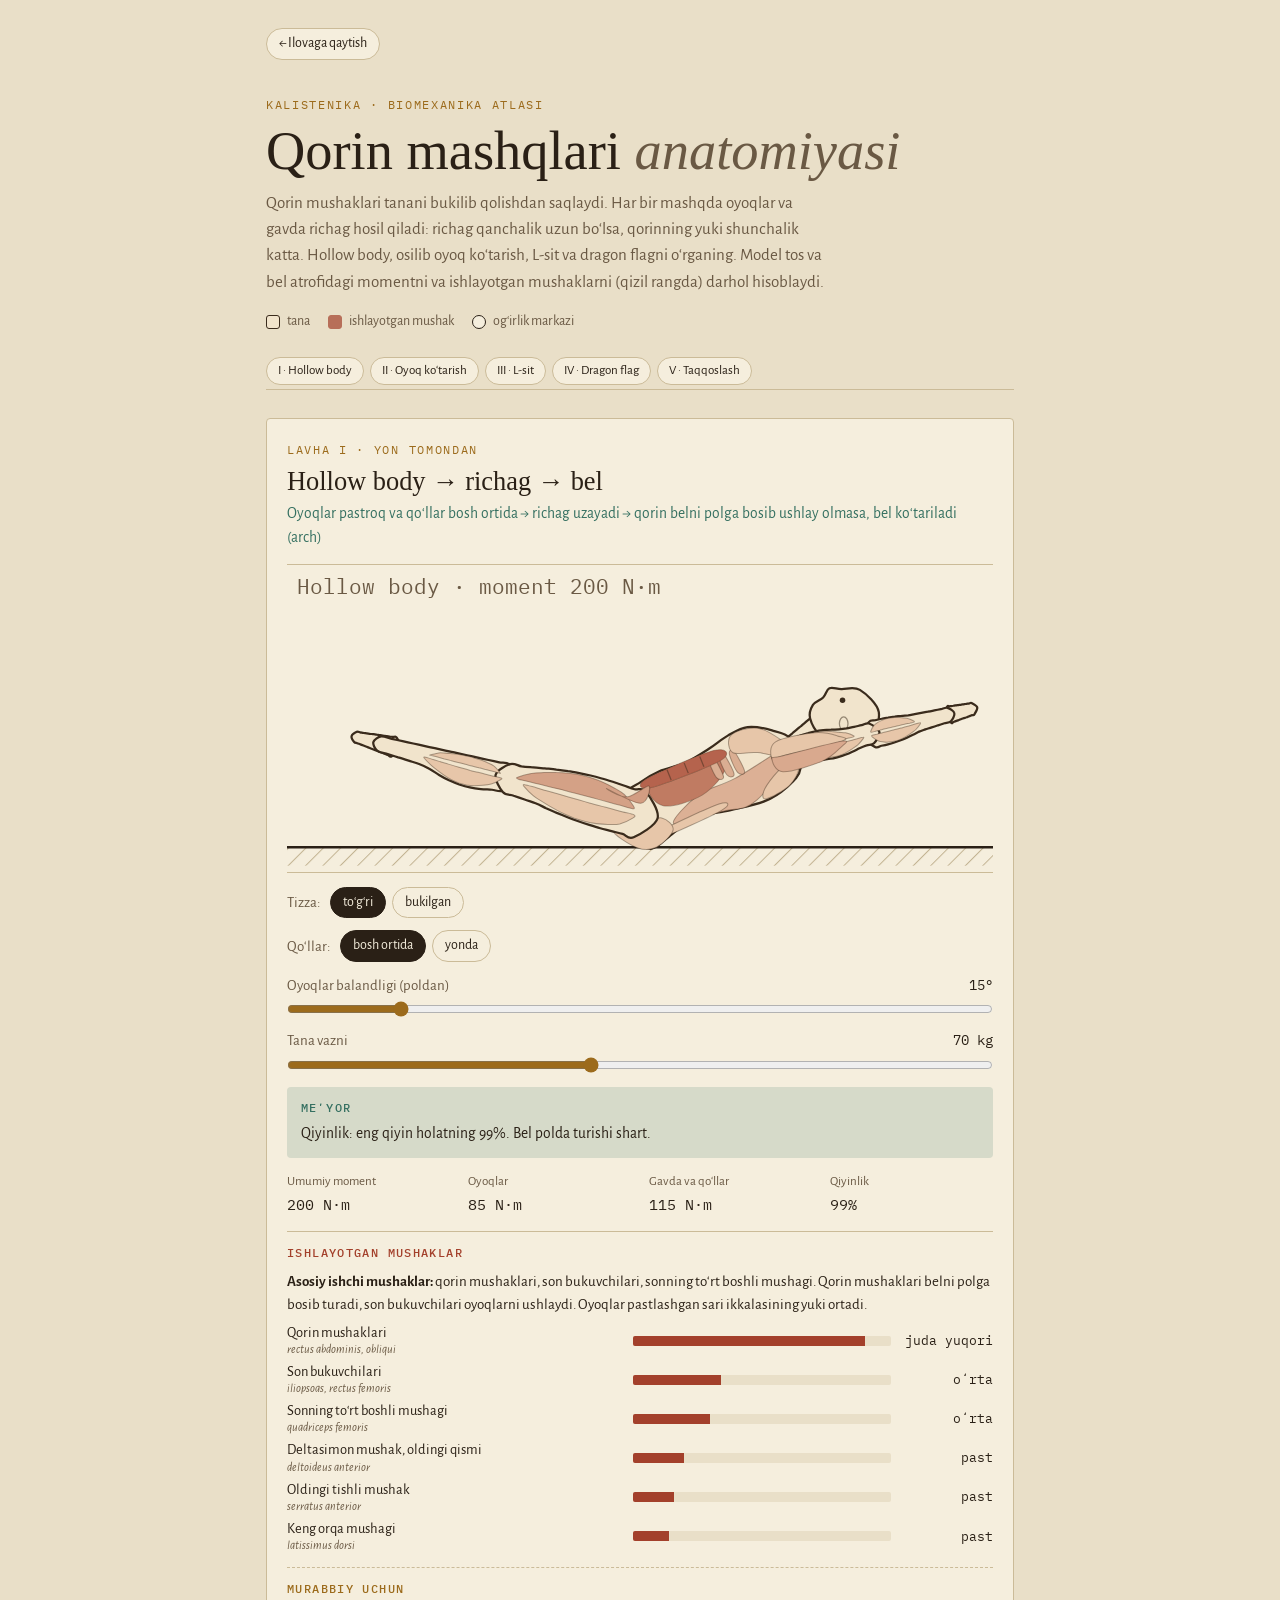
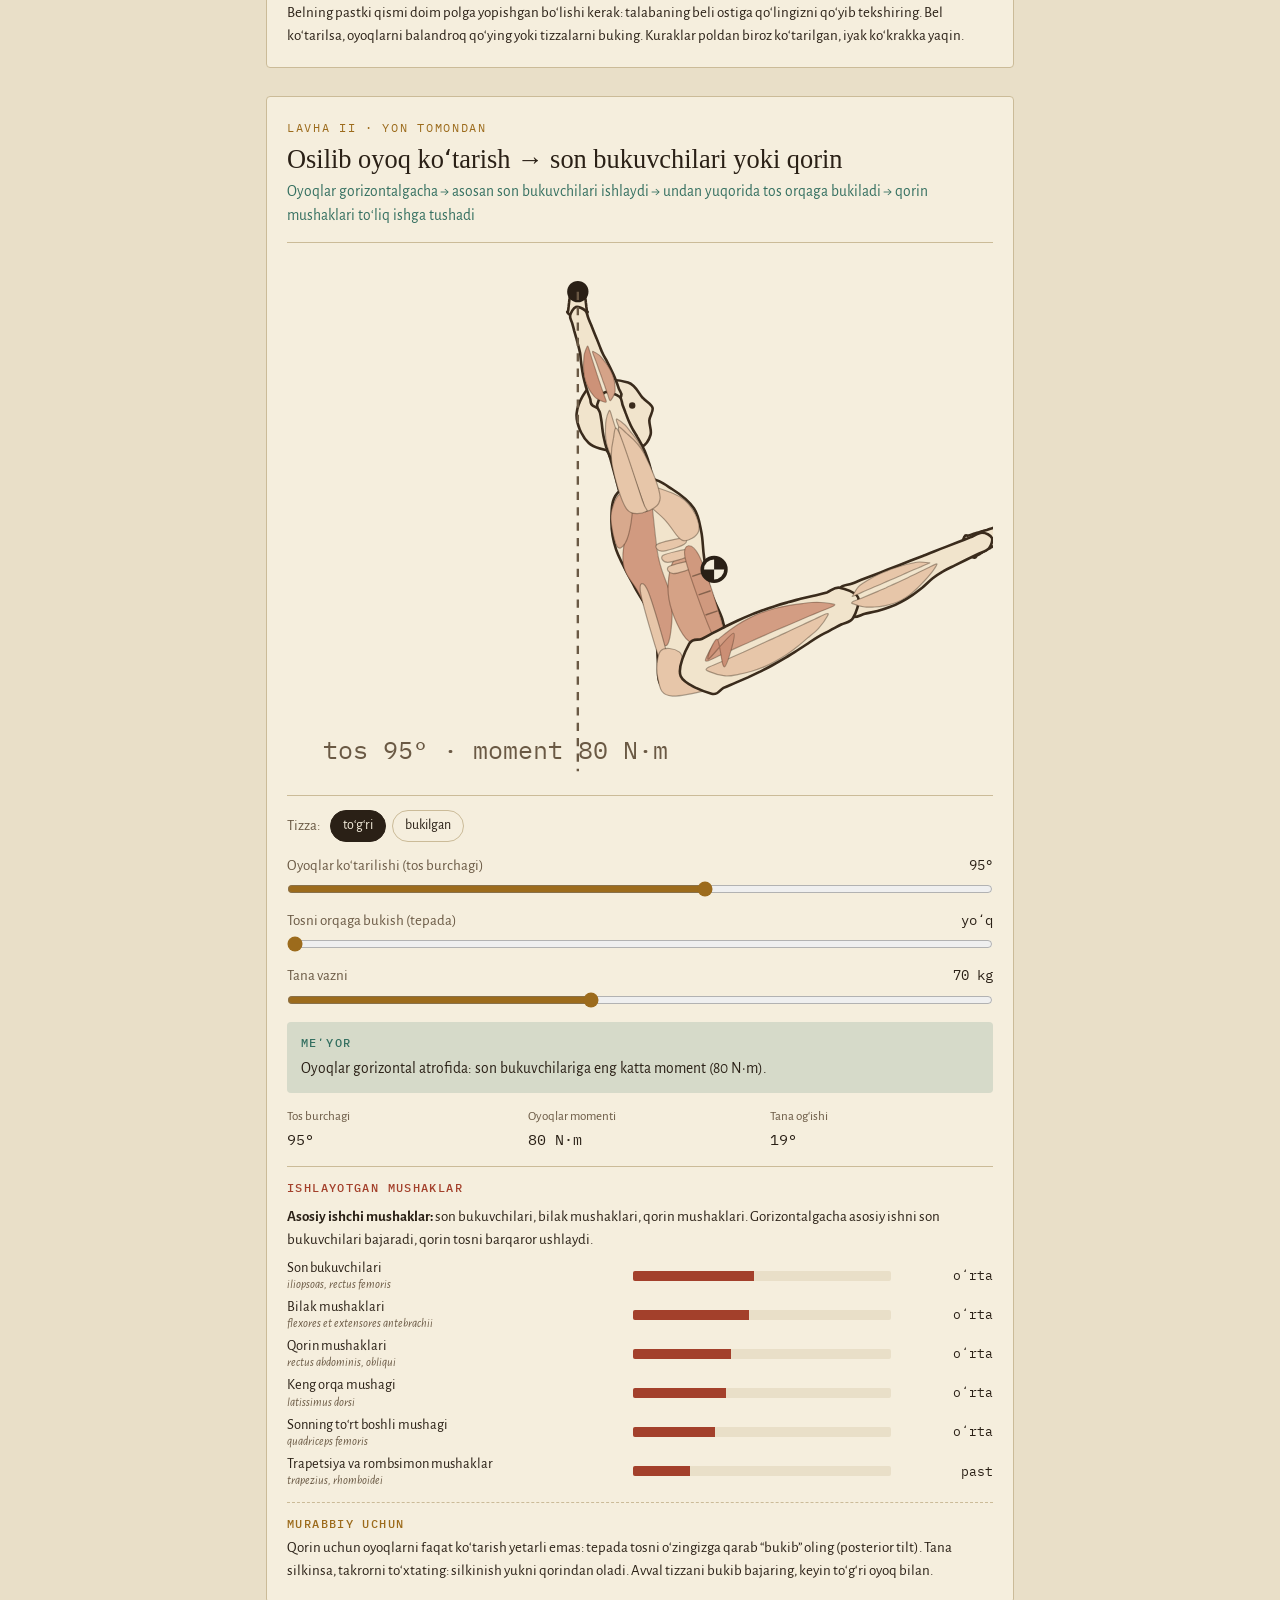
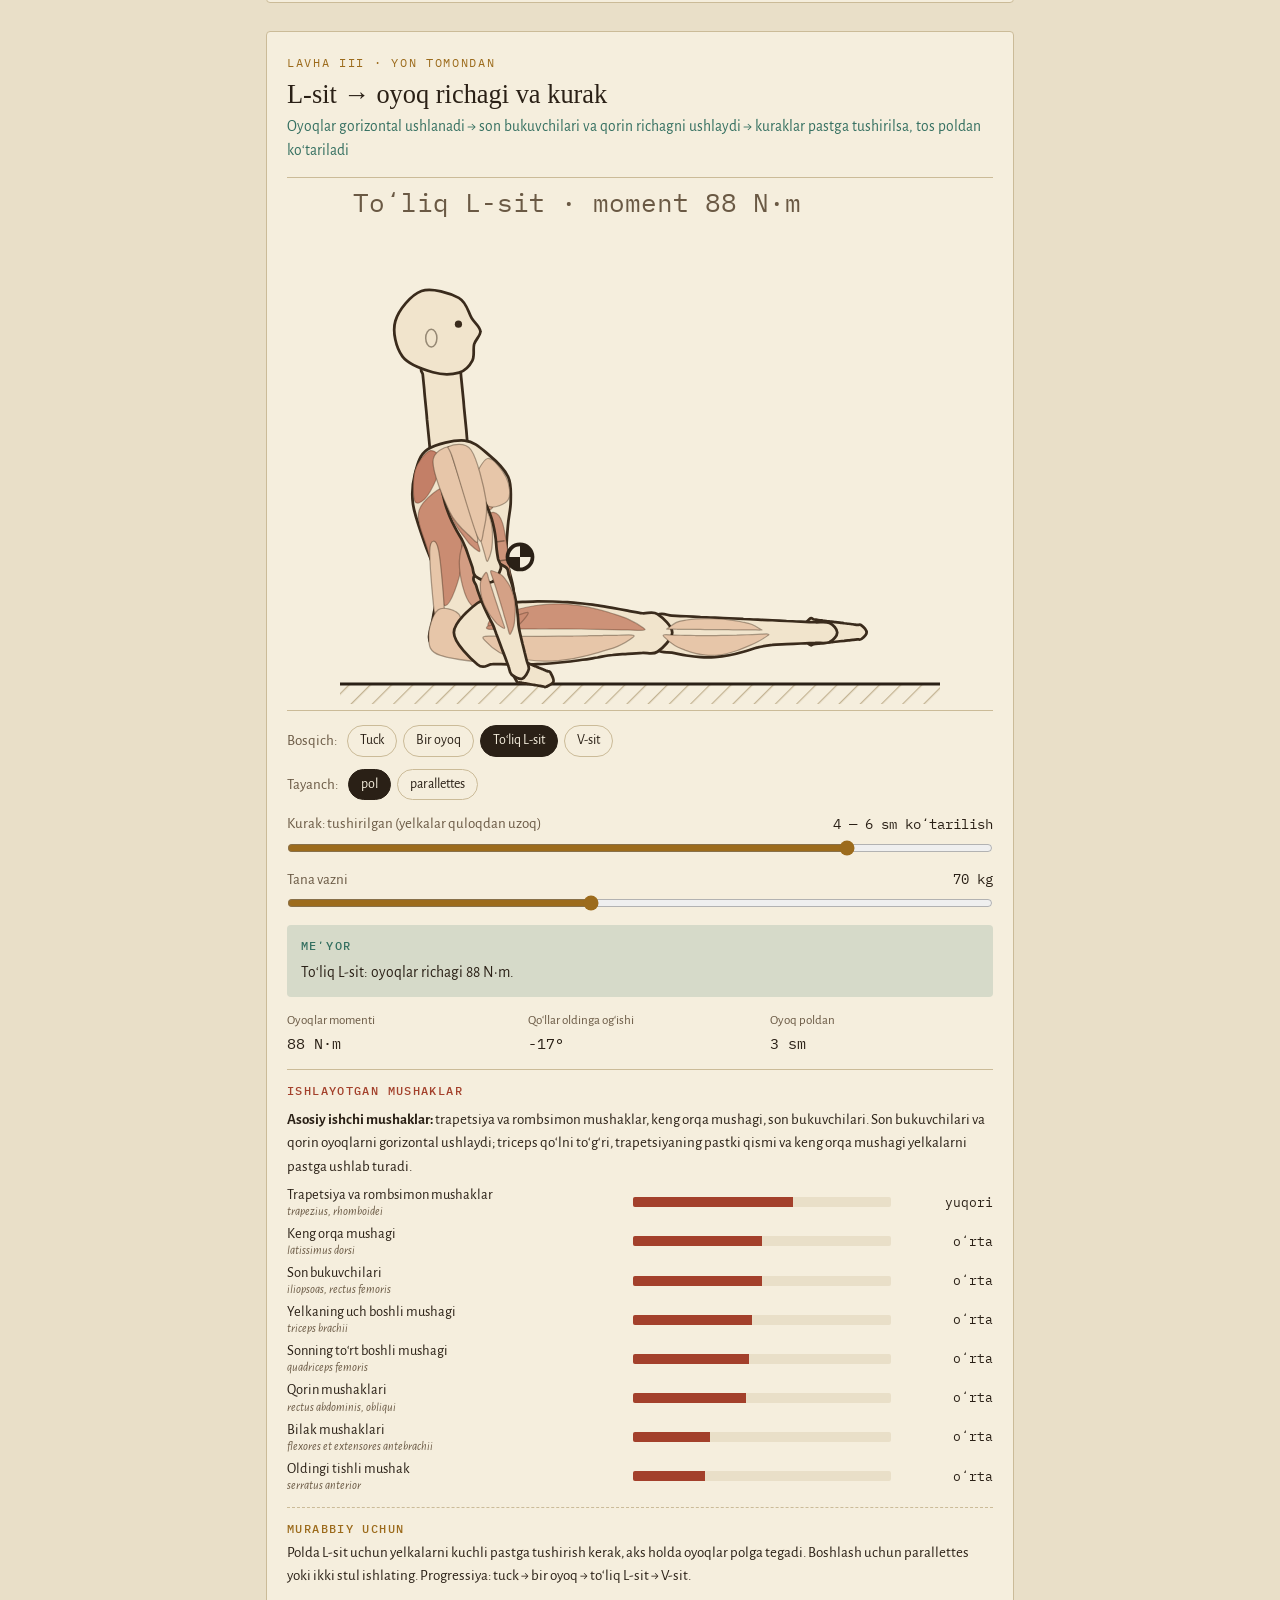
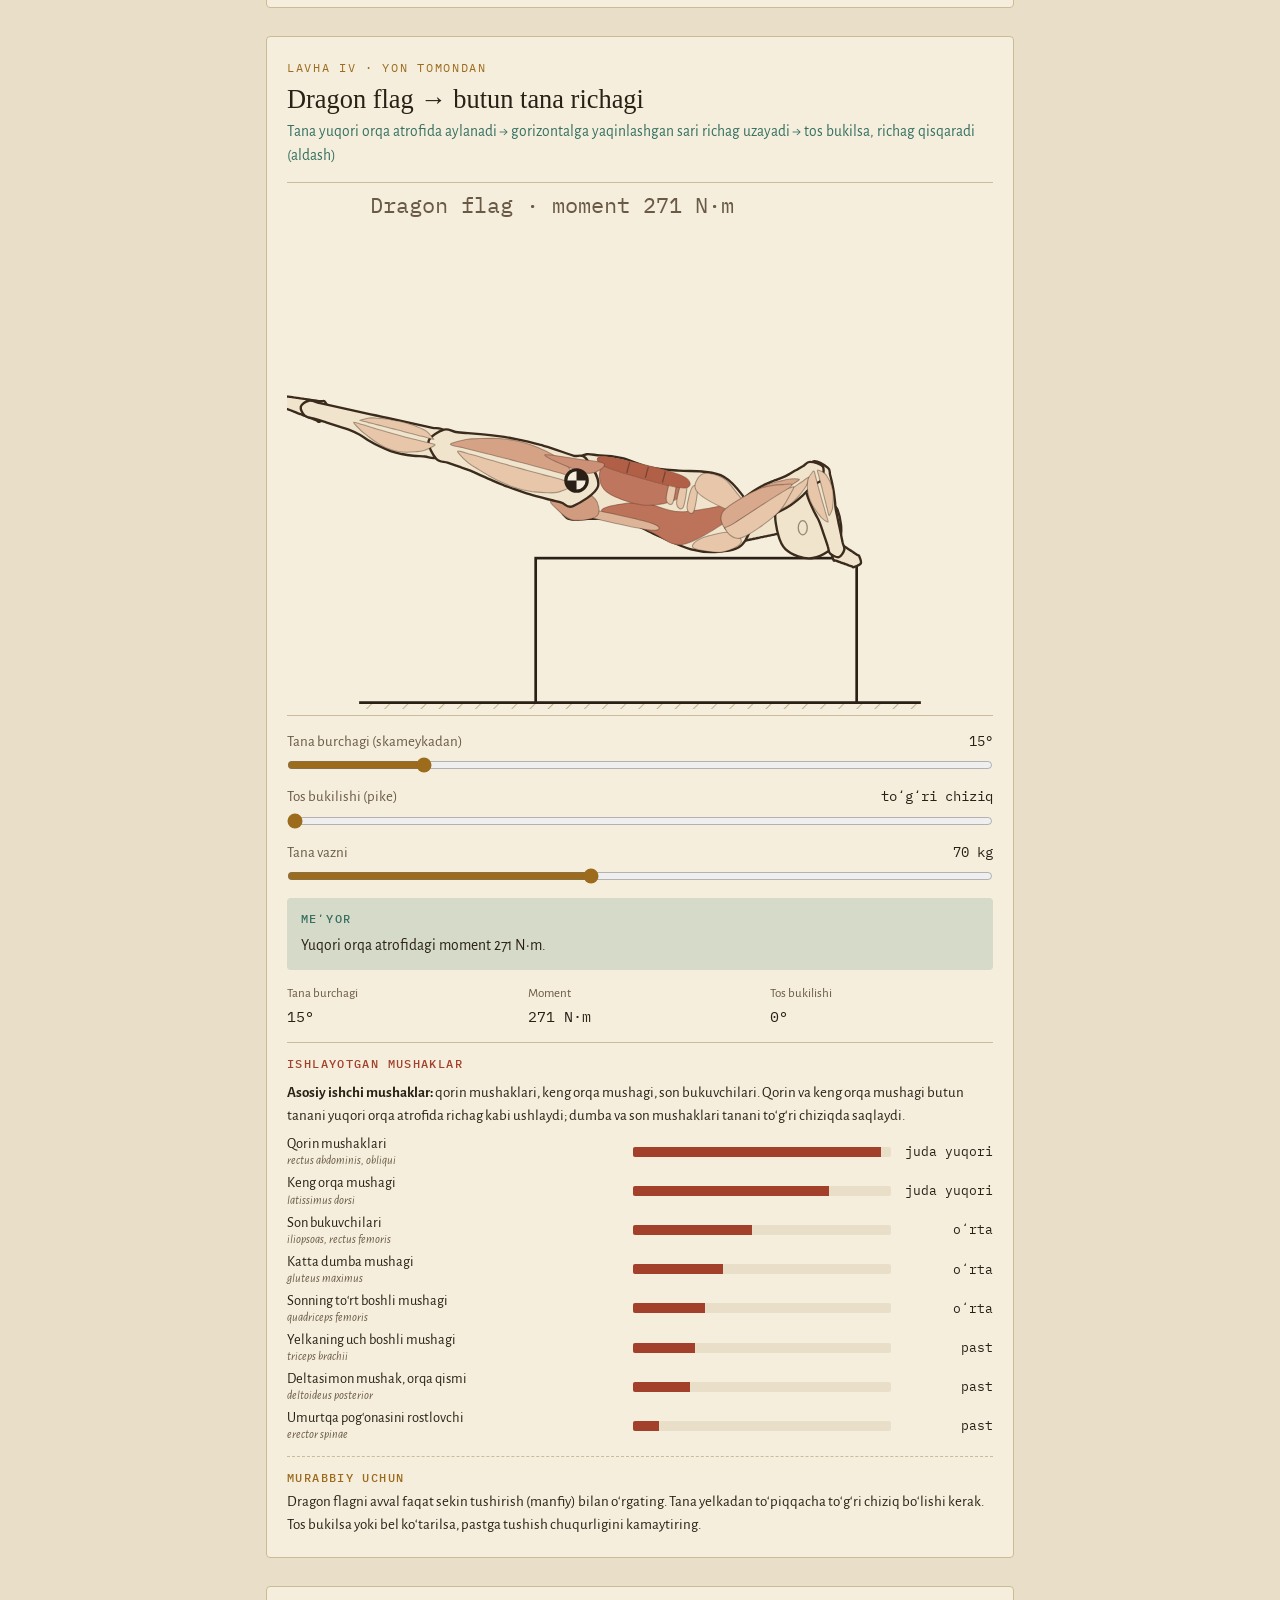
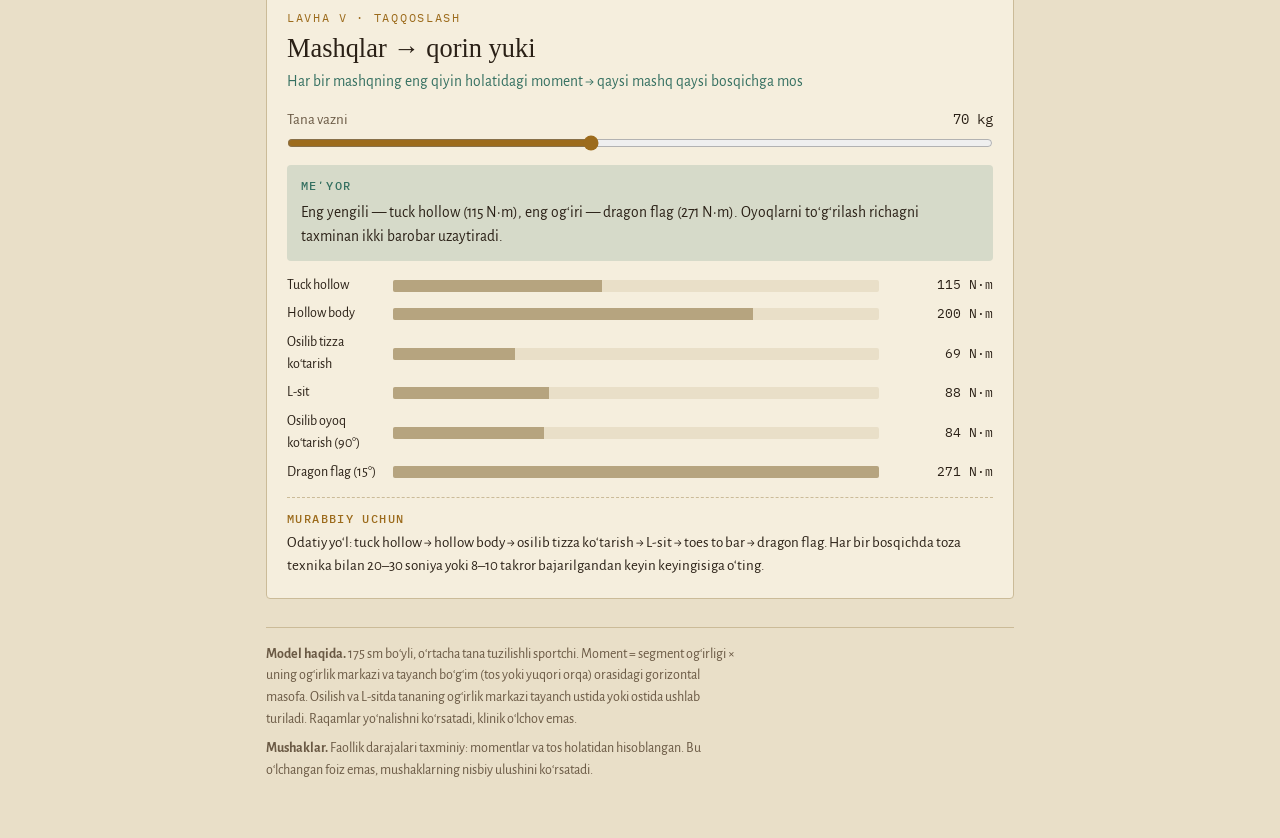
<file: technique/abs.html>
<!doctype html>
<html lang="uz">
<head>
<meta charset="utf-8">
<meta name="viewport" content="width=device-width, initial-scale=1, viewport-fit=cover">
<script>try{var t=localStorage.getItem('cc-theme');if(t==='light'||t==='dark')document.documentElement.setAttribute('data-theme',t);}catch(e){}</script>
<style>:root{color-scheme:light}body{margin:0;font:14px system-ui,sans-serif}img{max-width:100%}[hidden]{display:none!important}
.backlink{align-self:flex-start;font-size:14px;color:var(--ink);text-decoration:none;border:1px solid var(--rule);border-radius:999px;padding:4px 12px;background:var(--plate)}
.backlink:focus-visible{outline:2px solid var(--ochre);outline-offset:2px}</style>
<title>Qorin Mashqlari Anatomiyasi</title>
<meta name="claude:viewport-fit-sides" content="cover">
<link rel="preconnect" href="https://fonts.googleapis.com">
<link rel="preconnect" href="https://fonts.gstatic.com" crossorigin>
<link rel="stylesheet" href="https://fonts.googleapis.com/css2?family=IM+Fell+English:ital@0;1&family=Alegreya+Sans:ital,wght@0,400;0,500;0,700;1,400&family=IBM+Plex+Mono:wght@400;500&display=swap">
<style>
/* Layout: a single column of numbered anatomical plates (atlas "lavha"), each = figure + sliders + verdict + coach note */
:root{
  --paper:#e9dfc8; --plate:#f5eedd; --ink:#2a2016; --ink-soft:#6a5944; --rule:#cbbb98;
  --bone:#f4ead3; --bone-line:#3a2b1c; --rust:#a3402b; --rust-wash:rgba(163,64,43,.15);
  --verd:#357061; --verd-wash:rgba(53,112,97,.16); --ochre:#9c6b1c; --ochre-wash:rgba(156,107,28,.15);
  --hatch:#b6a47f;
  --f-display:"IM Fell English", Georgia, "Times New Roman", serif;
  --f-body:"Alegreya Sans", "Segoe UI", system-ui, sans-serif;
  --f-mono:"IBM Plex Mono", ui-monospace, Menlo, monospace;
}
@media (prefers-color-scheme: dark){:root:not([data-theme="light"]){
  --paper:#1b1610; --plate:#262017; --ink:#efe4cc; --ink-soft:#b2a183; --rule:#463a2a;
  --bone:#e8dcc1; --bone-line:#120d08; --rust:#de7a5e; --rust-wash:rgba(222,122,94,.17);
  --verd:#6fb9a1; --verd-wash:rgba(111,185,161,.15); --ochre:#d9a54c; --ochre-wash:rgba(217,165,76,.15);
  --hatch:#5a4c38; color-scheme:dark }}
:root[data-theme="dark"]{
  --paper:#1b1610; --plate:#262017; --ink:#efe4cc; --ink-soft:#b2a183; --rule:#463a2a;
  --bone:#e8dcc1; --bone-line:#120d08; --rust:#de7a5e; --rust-wash:rgba(222,122,94,.17);
  --verd:#6fb9a1; --verd-wash:rgba(111,185,161,.15); --ochre:#d9a54c; --ochre-wash:rgba(217,165,76,.15);
  --hatch:#5a4c38; color-scheme:dark }

*{box-sizing:border-box}
body{background:var(--paper);color:var(--ink);font-family:var(--f-body);font-size:17px;line-height:1.55}
.wrap{max-width:780px;margin:0 auto;padding-block:28px 56px;
  padding-left:max(16px, env(safe-area-inset-left, 0px));padding-right:max(16px, env(safe-area-inset-right, 0px));
  display:flex;flex-direction:column;gap:28px}
header{display:flex;flex-direction:column;gap:10px;padding-block:8px 4px;border-bottom:1px solid var(--rule)}
.eyebrow{font-family:var(--f-mono);font-size:12px;letter-spacing:.14em;text-transform:uppercase;color:var(--ochre)}
h1{font-family:var(--f-display);font-weight:400;font-size:clamp(2.3rem,7vw,3.4rem);line-height:1.02;margin:0;text-wrap:balance}
h1 em{font-style:italic;color:var(--ink-soft)}
.lead{margin:0;max-width:62ch;color:var(--ink-soft)}
.legend{display:flex;flex-wrap:wrap;gap:8px 18px;font-size:14px;color:var(--ink-soft);padding-block:6px 14px}
.legend span{display:inline-flex;align-items:center;gap:7px}
.sw{width:14px;height:14px;border-radius:3px;border:1px solid var(--bone-line);display:inline-block}
.toc{display:flex;flex-wrap:wrap;gap:6px}
.toc a{font-size:13px;color:var(--ink);text-decoration:none;border:1px solid var(--rule);border-radius:999px;padding:3px 11px;background:var(--plate)}
.toc a:hover,.toc a:focus-visible{border-color:var(--ink)}

.plate{background:var(--plate);border:1px solid var(--rule);border-radius:4px;padding:22px 20px 20px;display:flex;flex-direction:column;gap:14px;scroll-margin-top:16px}
.plate-head{display:flex;flex-direction:column;gap:6px}
.num{font-family:var(--f-mono);font-size:12px;letter-spacing:.14em;text-transform:uppercase;color:var(--ochre)}
h2{font-family:var(--f-display);font-weight:400;font-size:1.65rem;line-height:1.15;margin:0;text-wrap:balance}
.chain{margin:0;color:var(--verd);font-size:15.5px}
.fig{border-top:1px solid var(--rule);border-bottom:1px solid var(--rule);padding-block:6px;overflow:hidden}
.fig svg{display:block;width:100%;height:auto}
.ctls{display:flex;flex-direction:column;gap:12px}
.ctl{display:grid;grid-template-columns:minmax(0,1fr) auto;gap:2px 12px;align-items:center}
.ctl label{font-size:15px;color:var(--ink-soft)}
.ctl output{font-family:var(--f-mono);font-size:13.5px;font-variant-numeric:tabular-nums;text-align:right;color:var(--ink)}
.ctl input{grid-column:1 / -1;width:100%;accent-color:var(--ochre);margin:2px 0 0}
.chips{display:flex;flex-wrap:wrap;gap:6px;align-items:center}
.chips .cap{font-size:15px;color:var(--ink-soft);margin-right:4px}
.chip{font:inherit;font-size:14px;color:var(--ink);background:transparent;border:1px solid var(--rule);border-radius:999px;padding:4px 12px;cursor:pointer}
.chip[aria-pressed="true"]{background:var(--ink);color:var(--plate);border-color:var(--ink)}
.chip:focus-visible,.play:focus-visible,input:focus-visible{outline:2px solid var(--ochre);outline-offset:2px}
.play{font:inherit;font-size:14.5px;font-weight:500;align-self:flex-start;background:var(--ink);color:var(--plate);border:0;border-radius:999px;padding:7px 16px;cursor:pointer}
.verdict{border-radius:4px;padding:12px 14px;font-size:15.5px;display:flex;flex-direction:column;gap:6px}
.verdict .tag{font-family:var(--f-mono);font-size:11.5px;letter-spacing:.12em;text-transform:uppercase;font-weight:500}
.verdict p{margin:0}
.verdict ul{margin:0;padding-left:18px;display:flex;flex-direction:column;gap:4px}
.v-ok{background:var(--verd-wash)} .v-ok .tag{color:var(--verd)}
.v-warn{background:var(--ochre-wash)} .v-warn .tag{color:var(--ochre)}
.v-bad{background:var(--rust-wash)} .v-bad .tag{color:var(--rust)}
.reads{display:grid;grid-template-columns:repeat(auto-fit,minmax(150px,1fr));gap:10px 18px;margin:0}
.reads div{display:flex;flex-direction:column;gap:1px;min-width:0}
.reads dt{font-size:13px;color:var(--ink-soft)}
.reads dd{margin:0;font-family:var(--f-mono);font-size:15px;font-variant-numeric:tabular-nums}
.coach{margin:0;font-size:15px;border-top:1px dashed var(--rule);padding-top:12px;color:var(--ink)}
.coach b{font-family:var(--f-mono);font-size:11.5px;letter-spacing:.12em;text-transform:uppercase;color:var(--ochre);font-weight:500;display:block;margin-bottom:3px}
.bars{display:flex;flex-direction:column;gap:7px}
.bar{display:grid;grid-template-columns:96px minmax(0,1fr) 104px;gap:10px;align-items:center;font-size:14px}
.bar .track{height:12px;background:var(--paper);border-radius:2px;overflow:hidden}
.bar .fill{height:100%;background:var(--hatch)}
.bar.on .fill{background:var(--ochre)}
.bar.on{font-weight:700}
.bar .kg{font-family:var(--f-mono);font-size:13px;text-align:right;font-variant-numeric:tabular-nums}
footer{font-size:14px;color:var(--ink-soft);display:flex;flex-direction:column;gap:8px;border-top:1px solid var(--rule);padding-top:16px}
footer p{margin:0;max-width:68ch}
footer a{color:var(--ink)}

/* svg classes */
.bo{stroke:var(--bone-line);stroke-linecap:round;fill:none}
.bf{stroke:var(--bone);stroke-linecap:round;fill:none}
.bfill{fill:var(--bone);stroke:var(--bone-line);stroke-width:2.5}
.jt{fill:var(--bone);stroke:var(--bone-line);stroke-width:2.5}
.hl{stroke:var(--hatch);stroke-width:2}
.gl{stroke:var(--ink);stroke-width:2.5}
.boxr{fill:var(--plate);stroke:var(--ink);stroke-width:2.5}
.lbl{fill:var(--ink-soft);font-family:var(--f-mono);font-size:21px}
.lbl-s{fill:var(--ink-soft);font-family:var(--f-mono);font-size:17px}
.lbl-b{fill:var(--ink);font-family:var(--f-mono);font-size:22px;font-weight:500}
.t-ok{fill:var(--verd)} .t-warn{fill:var(--ochre)} .t-bad{fill:var(--rust)}
.z-ok{fill:var(--verd-wash)} .z-warn{fill:var(--ochre-wash)} .z-bad{fill:var(--rust-wash)}
.s-ok{stroke:var(--verd)} .s-warn{stroke:var(--ochre)} .s-bad{stroke:var(--rust)}
.dash{stroke:var(--ink-soft);stroke-width:2;stroke-dasharray:7 6;fill:none}
.ideal{stroke:var(--verd);stroke-width:3;stroke-dasharray:12 8;fill:none}
.arm{stroke:var(--rust);stroke-width:6;stroke-linecap:round}
.force{stroke:var(--ochre);stroke-width:4;fill:none}
.forcehead{fill:var(--ochre)}
.socket{fill:var(--bone-line)}
.rib{stroke:var(--bone-line);stroke-width:2;fill:none}
.wing{fill:var(--rust-wash);stroke:var(--rust);stroke-width:3}
@media (max-width:480px){ body{font-size:16px} .plate{padding:18px 14px 16px} .bar{grid-template-columns:82px minmax(0,1fr) 96px} }
@media (prefers-reduced-motion: reduce){ *{scroll-behavior:auto} }

.musc{display:flex;flex-direction:column;gap:8px;border-top:1px solid var(--rule);padding-top:12px}
.musc h3{margin:0;font-family:var(--f-mono);font-size:11.5px;letter-spacing:.12em;text-transform:uppercase;color:var(--rust);font-weight:500}
.mnote{margin:0;font-size:15px}
.mlist{display:flex;flex-direction:column;gap:6px}
.mrow{display:grid;grid-template-columns:minmax(0,1.3fr) minmax(0,1fr) 92px;gap:10px;align-items:center;font-size:14.5px}
.mrow .mn{min-width:0;line-height:1.25}
.mrow .mn i{display:block;font-size:12px;color:var(--ink-soft)}
.mrow .track{height:10px;background:var(--paper);border-radius:2px;overflow:hidden}
.mrow .fill{display:block;height:100%;background:var(--rust);transition:width .15s}
.mrow .lv{font-family:var(--f-mono);font-size:12.5px;text-align:right}
.mus{fill:var(--rust)}
@media (max-width:480px){.mrow{grid-template-columns:minmax(0,1fr) 70px;}.mrow .lv{grid-column:2;grid-row:1}.mrow .track{grid-column:1 / -1}}
.btn-s{font:inherit;font-size:14px;align-self:flex-start;background:transparent;color:var(--ink);border:1px solid var(--ink);border-radius:999px;padding:5px 14px;cursor:pointer}
.btn-s:focus-visible{outline:2px solid var(--ochre);outline-offset:2px}
.com{fill:var(--plate);stroke:var(--ink);stroke-width:3}
.base-ok{fill:var(--verd-wash);stroke:var(--verd);stroke-width:2}
:root{--skin:#f1e4cc;--skin-far:#e2d1b2;--mus:#e7c6a9;--af-line:#3a2b1c}
@media (prefers-color-scheme: dark){:root:not([data-theme="light"]){--skin:#5b4a39;--skin-far:#43372b;--mus:#7b5d48;--af-line:#e3d4b6}}
:root[data-theme="dark"]{--skin:#5b4a39;--skin-far:#43372b;--mus:#7b5d48;--af-line:#e3d4b6}
.af-skin{fill:var(--skin);stroke:var(--af-line);stroke-width:2.2;stroke-linejoin:round}
.af-far{fill:var(--skin-far);stroke:var(--af-line);stroke-width:1.6;stroke-linejoin:round}
.af-mus{fill:var(--mus);stroke:var(--af-line);stroke-width:1;stroke-opacity:.4;stroke-linejoin:round}
.af-hot{fill:var(--rust);stroke:none;pointer-events:none}
.af-detail{stroke:var(--af-line);stroke-width:1.2;stroke-opacity:.5;fill:none}
.af-detail-fill{fill:var(--af-line)}
.ctl[hidden]{display:none!important}
</style>

</head>
<body>
<div class="wrap">
<a class="backlink" href="../#technique">← Ilovaga qaytish</a>
<header>
  <div class="eyebrow">Kalistenika · Biomexanika atlasi</div>
  <h1>Qorin mashqlari <em>anatomiyasi</em></h1>
  <p class="lead">Qorin mushaklari tanani bukilib qolishdan saqlaydi. Har bir mashqda oyoqlar va gavda richag hosil qiladi: richag qanchalik uzun boʻlsa, qorinning yuki shunchalik katta. Hollow body, osilib oyoq koʻtarish, L-sit va dragon flagni oʻrganing. Model tos va bel atrofidagi momentni va ishlayotgan mushaklarni (qizil rangda) darhol hisoblaydi.</p>
  <div class="legend">
    <span><i class="sw" style="background:var(--skin);border-color:var(--af-line)"></i>tana</span>
    <span><i class="sw" style="background:var(--rust);opacity:.7;border-color:var(--rust)"></i>ishlayotgan mushak</span>
    <span><i class="sw" style="background:var(--plate);border-color:var(--ink);border-radius:50%"></i>ogʻirlik markazi</span>
  </div>
  <nav class="toc" aria-label="Lavhalar">
    <a href="#lavha-1">I · Hollow body</a><a href="#lavha-2">II · Oyoq koʻtarish</a><a href="#lavha-3">III · L-sit</a><a href="#lavha-4">IV · Dragon flag</a><a href="#lavha-5">V · Taqqoslash</a>
  </nav>
</header>

<section class="plate" id="lavha-1">
  <div class="plate-head"><div class="num">Lavha I · yon tomondan</div>
    <h2>Hollow body → richag → bel</h2>
    <p class="chain">Oyoqlar pastroq va qoʻllar bosh ortida → richag uzayadi → qorin belni polga bosib ushlay olmasa, bel koʻtariladi (arch)</p></div>
  <div class="fig"></div><div class="ctls"></div><div class="verdict"></div><dl class="reads"></dl><div class="musc"></div>
  <p class="coach"><b>Murabbiy uchun</b>Belning pastki qismi doim polga yopishgan boʻlishi kerak: talabaning beli ostiga qoʻlingizni qoʻyib tekshiring. Bel koʻtarilsa, oyoqlarni balandroq qoʻying yoki tizzalarni buking. Kuraklar poldan biroz koʻtarilgan, iyak koʻkrakka yaqin.</p>
</section>

<section class="plate" id="lavha-2">
  <div class="plate-head"><div class="num">Lavha II · yon tomondan</div>
    <h2>Osilib oyoq koʻtarish → son bukuvchilari yoki qorin</h2>
    <p class="chain">Oyoqlar gorizontalgacha → asosan son bukuvchilari ishlaydi → undan yuqorida tos orqaga bukiladi → qorin mushaklari toʻliq ishga tushadi</p></div>
  <div class="fig"></div><div class="ctls"></div><div class="verdict"></div><dl class="reads"></dl><div class="musc"></div>
  <p class="coach"><b>Murabbiy uchun</b>Qorin uchun oyoqlarni faqat koʻtarish yetarli emas: tepada tosni oʻzingizga qarab “bukib” oling (posterior tilt). Tana silkinsa, takrorni toʻxtating: silkinish yukni qorindan oladi. Avval tizzani bukib bajaring, keyin toʻgʻri oyoq bilan.</p>
</section>

<section class="plate" id="lavha-3">
  <div class="plate-head"><div class="num">Lavha III · yon tomondan</div>
    <h2>L-sit → oyoq richagi va kurak</h2>
    <p class="chain">Oyoqlar gorizontal ushlanadi → son bukuvchilari va qorin richagni ushlaydi → kuraklar pastga tushirilsa, tos poldan koʻtariladi</p></div>
  <div class="fig"></div><div class="ctls"></div><div class="verdict"></div><dl class="reads"></dl><div class="musc"></div>
  <p class="coach"><b>Murabbiy uchun</b>Polda L-sit uchun yelkalarni kuchli pastga tushirish kerak, aks holda oyoqlar polga tegadi. Boshlash uchun parallettes yoki ikki stul ishlating. Progressiya: tuck → bir oyoq → toʻliq L-sit → V-sit.</p>
</section>

<section class="plate" id="lavha-4">
  <div class="plate-head"><div class="num">Lavha IV · yon tomondan</div>
    <h2>Dragon flag → butun tana richagi</h2>
    <p class="chain">Tana yuqori orqa atrofida aylanadi → gorizontalga yaqinlashgan sari richag uzayadi → tos bukilsa, richag qisqaradi (aldash)</p></div>
  <div class="fig"></div><div class="ctls"></div><div class="verdict"></div><dl class="reads"></dl><div class="musc"></div>
  <p class="coach"><b>Murabbiy uchun</b>Dragon flagni avval faqat sekin tushirish (manfiy) bilan oʻrgating. Tana yelkadan toʻpiqqacha toʻgʻri chiziq boʻlishi kerak. Tos bukilsa yoki bel koʻtarilsa, pastga tushish chuqurligini kamaytiring.</p>
</section>

<section class="plate" id="lavha-5">
  <div class="plate-head"><div class="num">Lavha V · taqqoslash</div>
    <h2>Mashqlar → qorin yuki</h2>
    <p class="chain">Har bir mashqning eng qiyin holatidagi moment → qaysi mashq qaysi bosqichga mos</p></div>
  <div class="ctls"></div><div class="verdict"></div><div class="bars" aria-label="Mashqlar boʻyicha moment"></div>
  <p class="coach"><b>Murabbiy uchun</b>Odatiy yoʻl: tuck hollow → hollow body → osilib tizza koʻtarish → L-sit → toes to bar → dragon flag. Har bir bosqichda toza texnika bilan 20–30 soniya yoki 8–10 takror bajarilgandan keyin keyingisiga oʻting.</p>
</section>

<footer>
  <p><b>Model haqida.</b> 175 sm boʻyli, oʻrtacha tana tuzilishli sportchi. Moment = segment ogʻirligi × uning ogʻirlik markazi va tayanch boʻgʻim (tos yoki yuqori orqa) orasidagi gorizontal masofa. Osilish va L-sitda tananing ogʻirlik markazi tayanch ustida yoki ostida ushlab turiladi. Raqamlar yoʻnalishni koʻrsatadi, klinik oʻlchov emas.</p>
  <p><b>Mushaklar.</b> Faollik darajalari taxminiy: momentlar va tos holatidan hisoblangan. Bu oʻlchangan foiz emas, mushaklarning nisbiy ulushini koʻrsatadi.</p>
</footer>
</div>

<script>
(function(){
/* Anatomical figure renderer for the technique atlas.
 * Draws a body outline with muscle shapes over it, side view or back view, as an SVG string.
 * All input points are SCREEN coordinates (px, y down); s = pixels per metre.
 * Colours come from CSS classes: af-skin, af-far, af-mus, af-line, af-hot (see the page styles).
 * act: muscle activation 0..100 by name (pec, adelt, pdelt, bic, tri, fore, lat, trap, serr,
 *      abs, glute, erect, hipf, quad, ham, calf). Missing names are drawn as resting muscle. */
(function (root) {
  const add = (a, b, k = 1) => [a[0] + b[0] * k, a[1] + b[1] * k];
  const sub = (a, b) => [a[0] - b[0], a[1] - b[1]];
  const len = (a) => Math.hypot(a[0], a[1]);
  const norm = (a) => { const l = len(a) || 1; return [a[0] / l, a[1] / l]; };
  const dot = (a, b) => a[0] * b[0] + a[1] * b[1];
  const lerp = (a, b, t) => [a[0] + (b[0] - a[0]) * t, a[1] + (b[1] - a[1]) * t];
  const r90 = (v, s) => (s > 0 ? [-v[1], v[0]] : [v[1], -v[0]]);
  const f = (p) => `${p[0].toFixed(1)},${p[1].toFixed(1)}`;
  const bump = (t, a, b) => (t <= a || t >= b ? 0 : Math.sin(Math.PI * (t - a) / (b - a)));

  // closed smooth path through points (Catmull-Rom → Bézier)
  function smooth(pts) {
    const n = pts.length; let d = `M${f(pts[0])}`;
    for (let i = 0; i < n; i++) {
      const p0 = pts[(i - 1 + n) % n], p1 = pts[i], p2 = pts[(i + 1) % n], p3 = pts[(i + 2) % n];
      const c1 = [p1[0] + (p2[0] - p0[0]) / 6, p1[1] + (p2[1] - p0[1]) / 6];
      const c2 = [p2[0] - (p3[0] - p1[0]) / 6, p2[1] - (p3[1] - p1[1]) / 6];
      d += `C${f(c1)} ${f(c2)} ${f(p2)}`;
    }
    return d + 'Z';
  }
  const hot = (v) => (v > 0 ? (0.06 + 0.74 * Math.min(100, v) / 100).toFixed(2) : 0);
  function muscle(d, v, extra = '') {
    let s = `<path class="af-mus" d="${d}"${extra}/>`;
    if (v > 0) s += `<path class="af-hot" d="${d}" fill-opacity="${hot(v)}"/>`;
    return s;
  }

  // limb: A→B with anterior/posterior width profiles (metres); ant = unit vector to the anterior side
  function limbPts(A, B, ant, wa, wp, s, capA = 0.8, capB = 0.8) {
    const d = norm(sub(B, A)), L = len(sub(B, A)), N = 12, front = [], back = [];
    for (let i = 0; i <= N; i++) {
      const t = i / N, c = add(A, d, L * t);
      front.push(add(c, ant, wa(t) * s)); back.push(add(c, ant, -wp(t) * s));
    }
    const endB = add(B, d, Math.min(wa(1), wp(1)) * s * capB), endA = add(A, d, -Math.min(wa(0), wp(0)) * s * capA);
    return [...front, endB, ...back.reverse(), endA];
  }
  // a muscle belly lying on one side of a limb between t0 and t1
  function bellyPts(A, B, ant, side, w, t0, t1, s, inner = 0.12) {
    const d = norm(sub(B, A)), L = len(sub(B, A)), N = 10, o = [], inn = [];
    for (let i = 0; i <= N; i++) {
      const t = t0 + (t1 - t0) * i / N, c = add(A, d, L * t), k = Math.sin(Math.PI * i / N);
      o.push(add(c, ant, side * w(t) * s * (0.25 + 0.68 * Math.sqrt(k))));
      inn.push(add(c, ant, side * w(t) * s * inner));
    }
    return [...o, ...inn.reverse()];
  }

  const PROF = {
    upper: { wa: (t) => 0.040 - 0.008 * t + 0.012 * bump(t, 0.3, 0.88), wp: (t) => 0.044 - 0.010 * t + 0.012 * bump(t, 0.08, 0.7) },
    fore: { wa: (t) => 0.040 - 0.017 * t + 0.010 * bump(t, -0.1, 0.6), wp: (t) => 0.036 - 0.014 * t + 0.006 * bump(t, -0.1, 0.5) },
    thigh: { wa: (t) => 0.074 - 0.028 * t + 0.016 * bump(t, 0.08, 0.9), wp: (t) => 0.080 - 0.032 * t + 0.010 * bump(t, 0.05, 0.75) },
    shank: { wa: (t) => 0.044 - 0.020 * t, wp: (t) => 0.044 - 0.020 * t + 0.024 * bump(t, 0.02, 0.62) },
    neck: { wa: () => 0.045, wp: () => 0.050 },
    hand: { wa: (t) => 0.028 - 0.008 * t, wp: (t) => 0.026 - 0.008 * t },
    foot: { wa: (t) => 0.034 - 0.016 * t, wp: (t) => 0.030 - 0.014 * t }
  };

  function limb(A, B, ant, prof, s, cls) { return `<path class="${cls}" d="${smooth(limbPts(A, B, ant, prof.wa, prof.wp, s))}"/>`; }
  const anteriorOf = (dir, sg) => r90(dir, sg);

  // ---------------- side view ----------------
  function side(o) {
    const s = o.s, act = o.act || {}, A = (k) => act[k] || 0;
    const up = norm(o.up || sub(o.sh, o.hip));
    let fr = sub(o.front, [up[0] * dot(o.front, up), up[1] * dot(o.front, up)]); fr = norm(fr);
    // rotation sign that turns "down the body" into "front": used for every limb's anterior side
    const sg = dot(r90([-up[0], -up[1]], 1), fr) > 0 ? 1 : -1;
    const T = (a, b) => add(lerp(o.hip, o.sh, a), fr, b * s);
    let g = '';

    const legSet = (kn, an, toe, cls, withMus) => {
      let out = '';
      const tA = anteriorOf(norm(sub(kn, o.hip)), sg), sA = anteriorOf(norm(sub(an, kn)), sg);
      const heel = add(an, norm(sub(an, toe)), 0.05 * s);
      out += limb(heel, toe, anteriorOf(norm(sub(toe, heel)), sg), PROF.foot, s, cls);
      out += limb(kn, an, sA, PROF.shank, s, cls);
      out += limb(o.hip, kn, tA, PROF.thigh, s, cls);
      if (withMus) {
        out += muscle(smooth(bellyPts(o.hip, kn, tA, 1, PROF.thigh.wa, 0.06, 0.92, s)), A('quad'));
        out += muscle(smooth(bellyPts(o.hip, kn, tA, -1, PROF.thigh.wp, 0.04, 0.86, s)), A('ham'));
        out += muscle(smooth(bellyPts(kn, an, sA, -1, PROF.shank.wp, 0.04, 0.64, s)), A('calf'));
        out += muscle(smooth(bellyPts(kn, an, sA, 1, PROF.shank.wa, 0.06, 0.6, s, 0.2)), 0);
      }
      return out;
    };
    const armSet = (sh, el, wr, hand, cls, withMus) => {
      let out = '';
      const uA = anteriorOf(norm(sub(el, sh)), sg), fA = anteriorOf(norm(sub(wr, el)), sg);
      out += limb(wr, hand, anteriorOf(norm(sub(hand, wr)), sg), PROF.hand, s, cls);
      out += limb(el, wr, fA, PROF.fore, s, cls);
      out += limb(sh, el, uA, PROF.upper, s, cls);
      if (withMus) {
        out += muscle(smooth(bellyPts(sh, el, uA, 1, PROF.upper.wa, 0.22, 0.9, s)), A('bic'));
        out += muscle(smooth(bellyPts(sh, el, uA, -1, PROF.upper.wp, 0.08, 0.8, s)), A('tri'));
        out += muscle(smooth(bellyPts(el, wr, fA, 1, PROF.fore.wa, 0.0, 0.62, s)), A('fore'));
        out += muscle(smooth(bellyPts(el, wr, fA, -1, PROF.fore.wp, 0.0, 0.55, s)), A('fore') * 0.6);
      }
      return out;
    };

    // far side limbs first, dimmed
    (o.legs2 || []).forEach((L) => { g += `<g opacity=".55">${legSet(L.kn, L.an, L.toe, 'af-far', false)}</g>`; });
    if (o.arm2) g += `<g opacity=".55">${armSet(o.arm2.sh, o.arm2.el, o.arm2.wr, o.arm2.hand, 'af-far', false)}</g>`;

    // trunk
    const back = [[-0.10, -0.06], [-0.02, -0.12], [0.12, -0.105], [0.32, -0.08], [0.55, -0.10], [0.78, -0.115], [0.95, -0.10], [1.08, -0.06]];
    const front = [[1.10, 0.035], [1.0, 0.09], [0.86, 0.13], [0.72, 0.128], [0.58, 0.112], [0.40, 0.098], [0.22, 0.104], [0.08, 0.094], [-0.04, 0.07]];
    // neck + head (behind the trunk outline edge)
    const headUp = norm(o.headUp || up);
    let hf = sub(fr, [headUp[0] * dot(fr, headUp), headUp[1] * dot(fr, headUp)]); hf = norm(hf);
    const neckBase = T(1.03, -0.01), headBase = add(o.head, headUp, -0.075 * s);
    g += limb(neckBase, headBase, anteriorOf(norm(sub(headBase, neckBase)), sg), PROF.neck, s, 'af-skin');
    g += `<path class="af-skin" d="${smooth([...back, ...front].map(([a, b]) => T(a, b)))}"/>`;
    // trunk muscles
    const upperArmPt = (t, sideK) => { const uA = anteriorOf(norm(sub(o.el, o.sh)), sg); return add(lerp(o.sh, o.el, t), uA, sideK * 0.03 * s); };
    g += muscle(smooth([[0.18, -0.072], [0.50, -0.094], [0.74, -0.102]].map(([a, b]) => T(a, b)).concat([upperArmPt(0.2, -1), T(0.66, -0.01), T(0.40, -0.015)])), A('lat'));
    g += muscle(smooth([[0.06, -0.10], [0.50, -0.090], [0.50, -0.068], [0.08, -0.078]].map(([a, b]) => T(a, b))), A('erect'));
    g += muscle(smooth([[0.80, -0.11], [0.97, -0.098], [1.07, -0.056], [1.01, -0.03], [0.90, -0.05], [0.80, -0.085]].map(([a, b]) => T(a, b))), A('trap'));
    g += muscle(smooth([[0.14, 0.078], [0.55, 0.088], [0.62, 0.03], [0.42, -0.02], [0.16, -0.005]].map(([a, b]) => T(a, b))), A('abs') * 0.75);
    [[0.71, 0.0], [0.64, 0.005], [0.57, 0.01]].forEach(([a, b]) => { g += muscle(smooth([[a + 0.025, b], [a + 0.01, b + 0.075], [a - 0.025, b + 0.07], [a - 0.02, b + 0.005]].map(([x, y]) => T(x, y))), A('serr')); });
    g += muscle(smooth([[0.62, 0.062], [0.60, 0.100], [0.12, 0.096], [0.14, 0.064]].map(([a, b]) => T(a, b))), A('abs'));
    [0.50, 0.39, 0.27].forEach((a) => { const p = T(a, 0.063), q = T(a, 0.099); g += `<line class="af-detail" x1="${p[0]}" y1="${p[1]}" x2="${q[0]}" y2="${q[1]}"/>`; });
    g += muscle(smooth([[0.98, 0.086], [0.86, 0.125], [0.73, 0.122], [0.71, 0.07], [0.86, 0.04]].map(([a, b]) => T(a, b)).concat([upperArmPt(0.22, 1)])), A('pec'));
    // glute + hip flexor connect trunk to thigh
    const tA = anteriorOf(norm(sub(o.kn, o.hip)), sg), thighPt = (t, k) => add(lerp(o.hip, o.kn, t), tA, k * s);
    g += muscle(smooth([T(0.16, -0.09), T(0.02, -0.122), T(-0.10, -0.10), thighPt(0.16, -0.075), T(-0.02, -0.03), T(0.12, -0.04)]), A('glute'));

    // near leg, on top of the trunk
    g += legSet(o.kn, o.an, o.toe, 'af-skin', true);
    g += muscle(smooth([T(0.12, 0.072), T(-0.04, 0.066), thighPt(0.28, 0.05), T(0.03, 0.03)]), A('hipf'));

    // head
    const H = o.head, hp = (u, v) => add(add(H, headUp, u * s), hf, v * s);
    g += `<path class="af-skin" d="${smooth([hp(0.115, -0.02), hp(0.085, 0.07), hp(0.03, 0.095), hp(-0.005, 0.112), hp(-0.035, 0.092), hp(-0.075, 0.082), hp(-0.10, 0.045), hp(-0.09, -0.02), hp(-0.04, -0.09), hp(0.05, -0.095)])}"/>`;
    const eye = hp(0.02, 0.06), ear = hp(-0.005, -0.012);
    g += `<circle class="af-detail-fill" cx="${eye[0]}" cy="${eye[1]}" r="${0.009 * s}"/><ellipse class="af-detail" cx="${ear[0]}" cy="${ear[1]}" rx="${0.014 * s}" ry="${0.022 * s}"/>`;

    // near arm on top, then the deltoid cap over the shoulder
    g += armSet(o.sh, o.el, o.wr, o.hand, 'af-skin', true);
    const ud = norm(sub(o.el, o.sh)), uA = anteriorOf(ud, sg);
    const delt = (sideK) => smooth([add(o.sh, ud, -0.035 * s), add(add(o.sh, ud, -0.01 * s), uA, sideK * 0.05 * s), add(add(o.sh, ud, 0.12 * s), uA, sideK * 0.048 * s), add(add(o.sh, ud, 0.19 * s), uA, sideK * 0.02 * s), add(o.sh, ud, 0.2 * s), add(o.sh, ud, 0.0)]);
    g += muscle(delt(-1), A('pdelt')) + muscle(delt(1), A('adelt'));
    return `<g class="af">${g}</g>`;
  }

  // ---------------- back view (viewer behind the athlete) ----------------
  function back(o) {
    const s = o.s, act = o.act || {}, A = (k) => act[k] || 0;
    const mid = lerp(o.shL, o.shR, 0.5), up = norm(sub(mid, o.hipC)), right = norm(sub(o.shR, o.shL));
    const T = (a, b) => add(lerp(o.hipC, mid, a), right, b * s); // a along trunk, b across (+ = athlete's right side on screen right)
    let g = '';
    const legB = (hip, kn, an, sideK) => {
      const out = norm(r90(norm(sub(kn, hip)), 1)), lat = dot(out, right) * sideK > 0 ? out : [-out[0], -out[1]];
      const thigh = { wa: (t) => 0.075 - 0.025 * t, wp: (t) => 0.072 - 0.025 * t }, shank = { wa: (t) => 0.045 - 0.02 * t + 0.012 * bump(t, 0, 0.6), wp: (t) => 0.045 - 0.02 * t + 0.012 * bump(t, 0, 0.6) };
      let q = limb(kn, an, lat, shank, s, 'af-skin') + limb(hip, kn, lat, thigh, s, 'af-skin');
      q += muscle(smooth(bellyPts(hip, kn, lat, 1, thigh.wa, 0.05, 0.9, s, -0.9)), A('ham'));
      q += muscle(smooth(bellyPts(kn, an, lat, 1, shank.wa, 0.03, 0.6, s, -0.9)), A('calf'));
      return q;
    };
    if (o.knL) g += legB(T(-0.06, -0.09), o.knL, o.anL, -1) + legB(T(-0.06, 0.09), o.knR, o.anR, 1);
    // trunk outline (V-shape)
    const W = [[1.06, 0.07], [1.0, 0.19], [0.86, 0.20], [0.66, 0.175], [0.40, 0.135], [0.22, 0.14], [0.04, 0.165], [-0.12, 0.15], [-0.16, 0.0]];
    const outline = W.map(([a, b]) => T(a, b)).concat(W.slice(0, -1).reverse().map(([a, b]) => T(a, -b)));
    // neck + head
    const neckB = T(1.04, 0), headB = add(o.head, up, -0.07 * s);
    g += limb(neckB, headB, right, PROF.neck, s, 'af-skin');
    g += `<path class="af-skin" d="${smooth(outline)}"/>`;
    g += `<ellipse class="af-skin" cx="${o.head[0]}" cy="${o.head[1]}" rx="${0.088 * s}" ry="${0.105 * s}" transform="rotate(${(Math.atan2(up[0], -up[1]) * 180 / Math.PI).toFixed(1)} ${o.head[0]} ${o.head[1]})"/>`;
    [-1, 1].forEach((k) => {
      const sh = k < 0 ? o.shL : o.shR;
      g += muscle(smooth([T(0.30, 0.02 * k), T(0.20, 0.13 * k), T(0.42, 0.135 * k), T(0.66, 0.175 * k), add(sh, sub(sh, mid), -0.25), T(0.70, 0.07 * k), T(0.45, 0.02 * k)]), A('lat'));
      g += muscle(smooth([T(1.07, 0.02 * k), T(1.0, 0.13 * k), add(sh, sub(sh, mid), -0.18), T(0.86, 0.10 * k), T(0.62, 0.02 * k)]), A('trap'));
      g += muscle(smooth([T(0.04, 0.015 * k), T(0.12, 0.13 * k), T(-0.02, 0.165 * k), T(-0.13, 0.14 * k), T(-0.12, 0.02 * k)]), A('glute'));
      g += muscle(smooth([T(0.10, 0.012 * k), T(0.55, 0.012 * k), T(0.55, 0.04 * k), T(0.10, 0.045 * k)]), A('erect'));
    });
    const sp1 = T(1.04, 0), sp2 = T(0.0, 0);
    g += `<line class="af-detail" x1="${sp1[0]}" y1="${sp1[1]}" x2="${sp2[0]}" y2="${sp2[1]}"/>`;
    // arms
    [[o.shL, o.elL, o.wrL, o.handL, -1], [o.shR, o.elR, o.wrR, o.handR, 1]].forEach(([sh, el, wr, hand, k]) => {
      const ud = norm(sub(el, sh)), out = r90(ud, 1), lat = dot(out, right) * k > 0 ? out : [-out[0], -out[1]];
      const up2 = { wa: (t) => 0.046 - 0.01 * t + 0.008 * bump(t, 0.1, 0.7), wp: (t) => 0.044 - 0.01 * t + 0.008 * bump(t, 0.1, 0.7) };
      g += limb(wr, hand, lat, PROF.hand, s, 'af-skin') + limb(el, wr, lat, PROF.fore, s, 'af-skin') + limb(sh, el, lat, up2, s, 'af-skin');
      g += muscle(smooth(bellyPts(sh, el, lat, 1, up2.wa, 0.12, 0.85, s, -0.85)), A('tri'));
      g += muscle(smooth(bellyPts(el, wr, lat, 1, PROF.fore.wa, 0.0, 0.6, s, -0.85)), A('fore'));
      g += muscle(smooth([add(sh, ud, -0.035 * s), add(add(sh, ud, 0.0), lat, 0.055 * s), add(add(sh, ud, 0.14 * s), lat, 0.045 * s), add(sh, ud, 0.2 * s), add(add(sh, ud, 0.12 * s), lat, -0.04 * s), add(add(sh, ud, 0.0), lat, -0.045 * s)]), A('pdelt'));
    });
    return `<g class="af">${g}</g>`;
  }

  root.AnatomyFig = { side, back };
})(typeof window !== 'undefined' ? window : globalThis);

/* ---------- shared helpers for the technique atlas pages ---------- */
const D2R=Math.PI/180, R2D=180/Math.PI, A=0.30, B=0.26, G9=9.81;
const clamp=(x,a,b)=>Math.max(a,Math.min(b,x)), f0=x=>Math.round(x), f1=x=>(Math.round(x*10)/10).toFixed(1);
const add=(p,v,k=1)=>({x:p.x+v.x*k,y:p.y+v.y*k}), sub=(p,q)=>({x:p.x-q.x,y:p.y-q.y}), lerp=(p,q,t)=>({x:p.x+(q.x-p.x)*t,y:p.y+(q.y-p.y)*t});
const norm=v=>{const l=Math.hypot(v.x,v.y)||1;return {x:v.x/l,y:v.y/l};}, len=v=>Math.hypot(v.x,v.y);
const dirDeg=d=>({x:Math.sin(d*D2R),y:Math.cos(d*D2R)}); // angle from vertical (up), + = toward +x
const sstep=t=>t*t*(3-2*t);
// two-link IK: from P (radius a) to Q (radius b); pick = function(candidate)->score, higher wins
function ik2(P,Q,a,b,pick){ let d=Math.hypot(Q.x-P.x,Q.y-P.y); const dd=Math.min(Math.max(d,Math.abs(a-b)+1e-4),a+b-1e-4);
  const ah={x:(Q.x-P.x)/(d||1),y:(Q.y-P.y)/(d||1)}, aa=(a*a-b*b+dd*dd)/(2*dd), r=Math.sqrt(Math.max(0,a*a-aa*aa)), C=add(P,ah,aa);
  const E1={x:C.x-ah.y*r,y:C.y+ah.x*r}, E2={x:C.x+ah.y*r,y:C.y-ah.x*r}; return pick(E1)>=pick(E2)?E1:E2; }
const angAt=(P,Q,R)=>{const a=sub(P,Q),b=sub(R,Q); return Math.acos(clamp((a.x*b.x+a.y*b.y)/(len(a)*len(b)||1),-1,1))*R2D;};
// body segment mass fractions (whole body): head+trunk 0.58, both thighs 0.20, both shanks+feet 0.12, both arms 0.10
const MUSC={
  pec:['Katta koʻkrak mushagi','pectoralis major'], adelt:['Deltasimon mushak, oldingi qismi','deltoideus anterior'],
  pdelt:['Deltasimon mushak, orqa qismi','deltoideus posterior'], bic:['Yelkaning ikki boshli mushagi','biceps brachii'],
  tri:['Yelkaning uch boshli mushagi','triceps brachii'], fore:['Bilak mushaklari','flexores et extensores antebrachii'],
  lat:['Keng orqa mushagi','latissimus dorsi'], trap:['Trapetsiya va rombsimon mushaklar','trapezius, rhomboidei'],
  serr:['Oldingi tishli mushak','serratus anterior'], abs:['Qorin mushaklari','rectus abdominis, obliqui'],
  glute:['Katta dumba mushagi','gluteus maximus'], erect:['Umurtqa pogʻonasini rostlovchi','erector spinae'],
  hipf:['Son bukuvchilari','iliopsoas, rectus femoris'], quad:['Sonning toʻrt boshli mushagi','quadriceps femoris'],
  ham:['Son orqa mushaklari','hamstrings'], calf:['Boldir mushaklari','gastrocnemius, soleus']
};
function level(x){return x<28?'past':x<52?'oʻrta':x<74?'yuqori':'juda yuqori';}
function renderMusc(el,act,lead){
  const rows=Object.entries(act).filter(([,v])=>v>=6).sort((a,b)=>b[1]-a[1]);
  const top=rows.slice(0,3).map(([k])=>MUSC[k][0].toLowerCase());
  el.innerHTML=`<h3>Ishlayotgan mushaklar</h3><p class="mnote"><b>Asosiy ishchi mushaklar:</b> ${top.join(', ')}. ${lead||''}</p><div class="mlist">${rows.map(([k,v])=>
    `<div class="mrow"><span class="mn">${MUSC[k][0]}<i>${MUSC[k][1]}</i></span><span class="track"><span class="fill" style="width:${f0(v)}%"></span></span><span class="lv">${level(v)}</span></div>`).join('')}</div>`;
}
const TAG={ok:'Meʼyor',warn:'Diqqat',bad:'Xavf'}, rank={ok:0,warn:1,bad:2};
function setVerdict(el,lvl,body){el.className='verdict v-'+lvl; el.innerHTML=`<span class="tag">${TAG[lvl]}</span>${body}`;}
function setReads(el,rows){el.innerHTML=rows.map(([k,v])=>`<div><dt>${k}</dt><dd>${v}</dd></div>`).join('');}
function combine(items){items=items.filter(Boolean); const bad=items.filter(a=>a.lvl!=='ok').sort((x,y)=>rank[y.lvl]-rank[x.lvl]);
  return {lvl:bad.length?bad[0].lvl:'ok',body:bad.length?(bad.length===1?`<p>${bad[0].txt}</p>`:`<ul>${bad.map(a=>`<li>${a.txt}</li>`).join('')}</ul>`):`<p>${items.map(a=>a.txt).join(' ')}</p>`};}
let UID=0;
function slider(root,c,val){
  const id=`s${++UID}`, d=document.createElement('div'); d.className='ctl';
  d.innerHTML=`<label for="${id}">${c.label}</label><output for="${id}"></output><input type="range" id="${id}" min="${c.min}" max="${c.max}" step="${c.step||1}" value="${val}">`;
  root.appendChild(d); const inp=d.querySelector('input'), out=d.querySelector('output'), sync=()=>{out.textContent=c.fmt(+inp.value);};
  sync(); inp.addEventListener('input',sync); inp._row=d; return inp;
}
function chips(root,label,opts,val,onPick){
  const d=document.createElement('div'); d.className='chips'; d.setAttribute('role','group'); d.setAttribute('aria-label',label);
  d.innerHTML=`<span class="cap">${label}:</span>`+opts.map(([k,t])=>`<button type="button" class="chip" data-k="${k}" aria-pressed="${k===val}">${t}</button>`).join('');
  root.appendChild(d); d.addEventListener('click',e=>{const b=e.target.closest('.chip'); if(!b) return; d.querySelectorAll('.chip').forEach(x=>x.setAttribute('aria-pressed',x===b)); onPick(b.dataset.k);});
  return d;
}
function playBtn(root,inp,cycle=2.8){
  const b=document.createElement('button'); b.type='button'; b.className='play'; b.textContent='▶ Harakatni koʻrsatish'; root.appendChild(b); let raf=0,t0=0;
  const loop=t=>{if(!t0)t0=t; const T=((t-t0)/1000)%cycle/cycle; const v=0.5-0.5*Math.cos(2*Math.PI*T); inp.value=Math.round(v*(+inp.max-+inp.min)+(+inp.min)); inp.dispatchEvent(new Event('input')); raf=requestAnimationFrame(loop);};
  b.addEventListener('click',()=>{if(raf){cancelAnimationFrame(raf);raf=0;t0=0;b.textContent='▶ Harakatni koʻrsatish';}else{b.textContent='❚❚ Toʻxtatish';raf=requestAnimationFrame(loop);}});
}
// scene: world metres → svg; fig = world points for AnatomyFig.side; extra(X,Y,P) adds overlays
function scene(o){
  const SC=o.SC||360, W=(o.x1-o.x0)*SC, H=(o.y1-o.y0)*SC, X=p=>(p.x-o.x0)*SC, Y=p=>(o.y1-p.y)*SC, P=p=>[X(p),Y(p)];
  let s=`<svg viewBox="0 0 ${W.toFixed(0)} ${H.toFixed(0)}" role="img" aria-label="${o.label||''}"${o.maxH?` style="max-height:${o.maxH}px;margin:0 auto"`:''}>`;
  s+=`<defs><pattern id="hatch" width="12" height="12" patternUnits="userSpaceOnUse" patternTransform="rotate(45)"><line x1="0" y1="0" x2="0" y2="12" class="hl"/></pattern></defs>`;
  if(o.ground!=null){const gy=Y({y:o.ground}); s+=`<rect x="0" y="${gy}" width="${W}" height="${H-gy}" fill="url(#hatch)" opacity=".8"/><line class="gl" x1="0" x2="${W}" y1="${gy}" y2="${gy}"/>`;}
  if(o.under) s+=o.under(X,Y,P,SC);
  const f=o.fig;
  if(f){ const L=(k)=>f[k]&&P(f[k]);
    s+=AnatomyFig.side({s:SC,head:L('head'),sh:L('sh'),el:L('el'),wr:L('wr'),hand:L('hand'),hip:L('hip'),kn:L('kn'),an:L('an'),toe:L('toe'),
      legs2:(f.legs2||[]).map(l=>({kn:P(l.kn),an:P(l.an),toe:P(l.toe)})), arm2:f.arm2?{sh:P(f.arm2.sh),el:P(f.arm2.el),wr:P(f.arm2.wr),hand:P(f.arm2.hand)}:null,
      up:[f.up.x,-f.up.y],front:[f.front.x,-f.front.y],headUp:f.headUp?[f.headUp.x,-f.headUp.y]:null,act:f.act||{}}); }
  if(o.over) s+=o.over(X,Y,P,SC);
  return s+'</svg>';
}
function comMark(X,Y,c){const x=X(c),y=Y(c); return `<circle class="com" cx="${x}" cy="${y}" r="10"/><path d="M${x} ${y-10} A10 10 0 0 1 ${x+10} ${y} L${x} ${y} Z M${x} ${y+10} A10 10 0 0 1 ${x-10} ${y} L${x} ${y} Z" fill="var(--ink)"/>`;}

const LEGM=0.32, ARMM=0.10; // both legs, both arms (fraction of body weight)
const dirH=(a)=>({x:Math.cos(a*D2R),y:Math.sin(a*D2R)}); // angle from horizontal (+x)
function legsFrom(H,d1,d2){ const K=add(H,d1,0.45), An=add(K,d2,0.43), toe=add(An,d2,0.08); return {K,An,toe,c:{x:0.62*lerp(H,K,0.5).x+0.38*lerp(K,An,0.55).x,y:0.62*lerp(H,K,0.5).y+0.38*lerp(K,An,0.55).y}}; }

/* ---------- I · hollow body (floor, face up, head toward +x) ---------- */
function hollow(p){
  const H={x:0,y:0.11}, u=dirH(22), front={x:-u.y,y:u.x}, Sh=add(H,u,0.50);
  const L=p.knees==='tuck'?legsFrom(H,dirH(180-75),dirH(180+5)):legsFrom(H,dirH(180-p.leg),dirH(180-p.leg));
  const ad=p.arms==='over'?dirH(14):dirH(180-14), El=add(Sh,ad,A), Wr=add(El,ad,B), Hand=add(Wr,ad,0.08);
  const head=add(add(Sh,u,0.23),front,0.035);
  const upC=lerp(H,Sh,0.6), armC=lerp(Sh,Wr,0.5);
  const Mleg=LEGM*p.bw*G9*Math.abs(L.c.x-H.x), Mup=(0.34*p.bw*G9*Math.abs(upC.x-H.x))+(ARMM*p.bw*G9*Math.abs(armC.x-H.x));
  return {H,Sh,u,front,head,El,Wr,Hand,...L,M:Mleg+Mup,Mleg,Mup};
}
/* ---------- II · hanging leg raise (bar at 0,0; face +x) ---------- */
function legRaise(p){
  const Rr=A+B;
  const pose=(phi)=>{ // phi: whole-body tilt about the hands (deg, + = feet swing forward)
    const W={x:0,y:-0.06}, down=dirDeg(180-phi), G=add(W,down,Rr-0.004), H=add(G,down,0.50), tilt=p.tilt*(p.hip>100?(p.hip-100)/60:0);
    const H2=add(H,{x:-down.y,y:down.x},-0.0); // pelvis
    const thighDir=dirDeg(180-phi-p.hip), shankDir=p.knees==='tuck'?dirDeg(180-phi-p.hip+95):thighDir;
    const L=legsFrom(H2,thighDir,shankDir);
    const tC=lerp(G,H,0.45), aC=lerp(G,W,0.5);
    const com={x:(0.58*tC.x+0.10*aC.x+LEGM*L.c.x)/(1.0),y:(0.58*tC.y+0.10*aC.y+LEGM*L.c.y)};
    return {W,G,H:H2,down,phi,...L,com};
  };
  const q=pose(Math.min(30,0.2*p.hip));                 // lats hold the trunk; it leans back gradually as the legs rise
  const M=LEGM*p.bw*G9*Math.abs(q.c.x-q.H.x);
  return Object.assign(q,{M,up:{x:-q.down.x,y:-q.down.y},front:{x:-q.down.y,y:q.down.x}});
}
/* ---------- III · L-sit (hands at x=0, face +x) ---------- */
const LSV={tuck:'Tuck',one:'Bir oyoq',full:'Toʻliq L-sit',v:'V-sit'};
function lsit(p){
  const yH=p.base==='pbar'?0.15:0.03, W={x:0,y:yH}, Rr=A+B-0.004;
  const beta=8;                                          // trunk leans back slightly
  const pose=(al)=>{ // al: arms lean forward from vertical (deg); shoulders move ahead of the hands
    const up=dirDeg(-beta), G=add(W,dirDeg(al),Rr), tt=add(G,up,0.016*p.dep), H=add(tt,up,-0.50); // pushing the shoulders down lifts the trunk up to ~8 cm
    const legA=p.v==='v'?40:0;
    let L,L2=null;
    if(p.v==='tuck') L=legsFrom(H,dirH(52),dirH(-55));
    else { L=legsFrom(H,dirH(legA),dirH(legA)); if(p.v==='one') L2=legsFrom(H,dirH(52),dirH(-55)); }
    const tC=lerp(tt,H,0.4), aC=lerp(G,W,0.5);
    const lc=L2?{x:(L.c.x+L2.c.x)/2,y:(L.c.y+L2.c.y)/2}:L.c;
    const com={x:0.58*tC.x+0.10*aC.x+LEGM*lc.x,y:0.58*tC.y+0.10*aC.y+LEGM*lc.y};
    return {W,G,tt,H,up,L,L2,com,lc,beta,al};
  };
  let lo=-40,hi=40; for(let i=0;i<40;i++){const m=(lo+hi)/2; if(pose(m).com.x>0) hi=m; else lo=m;}
  const q=pose((lo+hi)/2), M=LEGM*p.bw*G9*Math.abs(q.lc.x-q.H.x);
  const low=Math.min(q.L.toe.y,q.L.An.y-0.04,q.H.y-0.10,q.L2?q.L2.An.y-0.04:9); // joint centres minus leg/buttock thickness
  return Object.assign(q,{M,touch:low<0.005,clear:low,front:{x:q.up.y,y:-q.up.x}});
}
/* ---------- IV · dragon flag (bench top y=0.45; head toward +x) ---------- */
function dragon(p){
  const G={x:0.02,y:0.56}, th=p.ang, d=dirH(180-th), H=add(G,d,0.50);
  const ld=dirH(180-th-p.pike), L=legsFrom(H,ld,ld);
  const Wr={x:0.34,y:0.47}, El=ik2(G,Wr,A,B,e=>e.y), head={x:0.24,y:0.555};
  const tC=lerp(G,H,0.5), comRest={x:(0.48*tC.x+LEGM*L.c.x)/(0.48+LEGM),y:(0.48*tC.y+LEGM*L.c.y)/(0.48+LEGM)};
  const M=(0.48+LEGM)*p.bw*G9*Math.abs(comRest.x-G.x);
  return {G,H,d,...L,Wr,El,head,M,com:comRest,up:{x:-d.x,y:-d.y},front:{x:d.y,y:-d.x}};
}
const MREF=70*G9*0.43*0.9; // full front-lever-like lever, used to scale muscle levels
function act(kind,m,p){const c=x=>clamp(x,0,100), r=m.M/(MREF*p.bw/70);
  if(kind==='hollow') return {abs:c(22+90*r), hipf:c(12+70*m.Mleg/(MREF*p.bw/70)), quad:p.knees==='tuck'?8:30, adelt:p.arms==='over'?20:8, serr:16, lat:p.arms==='over'?14:4};
  if(kind==='raise') return {hipf:c(18+95*r), abs:c(20+60*r+(p.hip>100?(p.hip-100)*0.7:0)), quad:p.knees==='tuck'?8:32, lat:c(30+20*r), fore:45, trap:22};
  if(kind==='lsit') return {hipf:c(20+90*r), abs:c(24+60*r), quad:p.v==='tuck'?10:45, tri:46, trap:c(22+10*p.dep), lat:c(26+6*p.dep), serr:28, fore:30};
  return {abs:c(25+70*r), lat:c(20+55*r), glute:c(15+20*r), erect:10, hipf:c(15+30*r-p.pike*0.6), tri:24, pdelt:22, quad:28};
}
const CT={
  leg:{label:'Oyoqlar balandligi (poldan)',min:5,max:70,fmt:v=>`${v}°`},
  hip:{label:'Oyoqlar koʻtarilishi (tos burchagi)',min:0,max:160,fmt:v=>v<20?'osilgan':v>=140?`${v}° — toes to bar`:`${v}°`},
  tilt:{label:'Tosni orqaga bukish (tepada)',min:0,max:20,fmt:v=>v?`${v}°`:'yoʻq'},
  dep:{label:'Kurak: tushirilgan (yelkalar quloqdan uzoq)',min:0,max:5,fmt:v=>v?`${v} — ${f0(v*1.6)} sm koʻtarilish`:'neytral'},
  ang:{label:'Tana burchagi (skameykadan)',min:0,max:80,fmt:v=>v<5?'gorizontal':`${v}°`},
  pike:{label:'Tos bukilishi (pike)',min:0,max:40,fmt:v=>v?`${v}°`:'toʻgʻri chiziq'},
  bw:{label:'Tana vazni',min:40,max:110,fmt:v=>`${v} kg`}
};
function mount(id,st,cfg){
  const sec=document.getElementById(id), el={fig:sec.querySelector('.fig'),ct:sec.querySelector('.ctls'),ver:sec.querySelector('.verdict'),rd:sec.querySelector('.reads'),mu:sec.querySelector('.musc')};
  (cfg.chips||[]).forEach(([key,label,opts])=>chips(el.ct,label,opts,st[key],k=>{st[key]=k;upd();}));
  cfg.controls.forEach(k=>{const inp=slider(el.ct,CT[k],st[k]); inp.addEventListener('input',()=>{st[k]=+inp.value;upd();});});
  function upd(){const m=cfg.model(st); el.fig.innerHTML=cfg.draw(m,st); cfg.report(m,st,el);}
  upd();
}
// I
mount('lavha-1',{leg:15,knees:'straight',arms:'over',bw:70},{controls:['leg','bw'],chips:[['knees','Tizza',[['straight','toʻgʻri'],['tuck','bukilgan']]],['arms','Qoʻllar',[['over','bosh ortida'],['side','yonda']]]],
  model:hollow, draw:(m,p)=>scene({SC:300,x0:-1.15,x1:1.15,y0:-0.06,y1:0.9,ground:0,label:'Hollow body',fig:{head:m.head,sh:m.Sh,el:m.El,wr:m.Wr,hand:m.Hand,hip:m.H,kn:m.K,an:m.An,toe:m.toe,up:m.u,front:m.front,act:act('hollow',m,p)},
    over:(X,Y)=>`<text class="lbl" x="10" y="22">Hollow body · moment ${f0(m.M)} N·m</text>`}),
  report(m,p,el){const hard=hollow({leg:5,knees:'straight',arms:'over',bw:p.bw}).M, pct=m.M/hard*100;
    const lvl=p.knees==='straight'&&p.leg<15&&p.arms==='over'?'warn':'ok';
    setVerdict(el.ver,lvl,`<p>${lvl==='warn'?'Eng qiyin holat: oyoqlar polga juda yaqin va qoʻllar bosh ortida. Bel polga yopishib turmasa, oyoqlarni koʻtaring.':`Qiyinlik: eng qiyin holatning ${f0(pct)}%.`} Bel polda turishi shart.</p>`);
    setReads(el.rd,[['Umumiy moment',`${f0(m.M)} N·m`],['Oyoqlar',`${f0(m.Mleg)} N·m`],['Gavda va qoʻllar',`${f0(m.Mup)} N·m`],['Qiyinlik',`${f0(pct)}%`]]);
    renderMusc(el.mu,act('hollow',m,p),'Qorin mushaklari belni polga bosib turadi, son bukuvchilari oyoqlarni ushlaydi. Oyoqlar pastlashgan sari ikkalasining yuki ortadi.');}});
// II
mount('lavha-2',{hip:95,knees:'straight',tilt:0,bw:70},{controls:['hip','tilt','bw'],chips:[['knees','Tizza',[['straight','toʻgʻri'],['tuck','bukilgan']]]],
  model:legRaise, draw:(m,p)=>scene({SC:300,x0:-0.75,x1:1.1,y0:-1.4,y1:0.12,label:'Osilib oyoq koʻtarish',maxH:540,fig:{head:add(m.G,m.up,0.24),sh:m.G,el:lerp(m.G,m.W,0.53),wr:m.W,hand:{x:0,y:0.01},hip:m.H,kn:m.K,an:m.An,toe:m.toe,up:m.up,front:m.front,act:act('raise',m,p)},
    over:(X,Y)=>`<circle cx="${X({x:0})}" cy="${Y({y:0})}" r="9" fill="var(--ink)"/>`+comMark(X,Y,m.com)+`<line class="dash" x1="${X({x:0})}" y1="${Y({y:0})}" x2="${X({x:0})}" y2="${Y({y:-1.35})}"/><text class="lbl" x="10" y="${Y({y:-1.35})-10}">tos ${p.hip}° · moment ${f0(m.M)} N·m</text>`}),
  report(m,p,el){let lvl='ok',t;
    if(p.hip<70) t='Faqat tizza/oyoq koʻtarish: asosan son bukuvchilari ishlaydi, qorin kam.';
    else if(p.hip<=110) t=`Oyoqlar gorizontal atrofida: son bukuvchilariga eng katta moment (${f0(m.M)} N·m).`;
    else t='Toes to bar yoʻnalishi: tos orqaga bukilib, qorin mushaklari toʻliq ishlaydi.';
    if(p.hip>110&&p.tilt<6){lvl='warn'; t+=' Lekin tos orqaga bukilmayapti: tepada tosni oʻzingizga qarab torting.';}
    setVerdict(el.ver,lvl,`<p>${t}</p>`);
    setReads(el.rd,[['Tos burchagi',`${p.hip}°`],['Oyoqlar momenti',`${f0(m.M)} N·m`],['Tana ogʻishi',`${f0(m.phi)}°`]]);
    renderMusc(el.mu,act('raise',m,p),p.hip>110?'Tepada qorin mushaklari tosni orqaga bukadi.':'Gorizontalgacha asosiy ishni son bukuvchilari bajaradi, qorin tosni barqaror ushlaydi.');}});
// III
mount('lavha-3',{v:'full',base:'floor',dep:4,bw:70},{controls:['dep','bw'],chips:[['v','Bosqich',Object.entries(LSV)],['base','Tayanch',[['floor','pol'],['pbar','parallettes']]]],
  model:lsit, draw:(m,p)=>scene({SC:320,x0:-0.45,x1:1.05,y0:-0.05,y1:1.25,ground:0,label:'L-sit',maxH:520,
    under:(X,Y)=>p.base==='pbar'?`<rect class="boxr" x="${X({x:-0.1})}" y="${Y({y:0.15})}" width="${0.2*320}" height="9" rx="4"/><line class="gl" x1="${X({x:-0.08})}" y1="${Y({y:0.15})}" x2="${X({x:-0.1})}" y2="${Y({y:0})}"/><line class="gl" x1="${X({x:0.08})}" y1="${Y({y:0.15})}" x2="${X({x:0.1})}" y2="${Y({y:0})}"/>`:'',
    fig:{head:add(m.tt,m.up,0.25),sh:m.G,el:lerp(m.G,m.W,0.53),wr:m.W,hand:{x:0.07,y:m.W.y-0.02},hip:m.H,kn:m.L.K,an:m.L.An,toe:m.L.toe,legs2:m.L2?[{kn:m.L2.K,an:m.L2.An,toe:m.L2.toe}]:[],up:m.up,front:m.front,act:act('lsit',m,p)},
    over:(X,Y)=>comMark(X,Y,m.com)+(m.touch?`<text class="lbl-s t-bad" x="${X({x:0.5})}" y="${Y({y:0})+22}">oyoqlar polga tegadi</text>`:'')+`<text class="lbl" x="10" y="22">${LSV[p.v]} · moment ${f0(m.M)} N·m</text>`}),
  report(m,p,el){const items=[];
    if(m.touch) items.push({lvl:'bad',txt:'Oyoqlar polga tegadi: kuraklarni koʻproq pastga tushiring (yelkalarni quloqdan uzoqlashtiring) yoki parallettes ishlating.'});
    if(p.dep<2) items.push({lvl:'warn',txt:'Kuraklar yetarli tushirilmagan: yelkalar quloqqa yaqin, tos poldan kam koʻtariladi.'});
    items.push({lvl:'ok',txt:`${LSV[p.v]}: oyoqlar richagi ${f0(m.M)} N·m.`});
    const c=combine(items); setVerdict(el.ver,c.lvl,c.body);
    setReads(el.rd,[['Oyoqlar momenti',`${f0(m.M)} N·m`],['Qoʻllar oldinga ogʻishi',`${f0(m.al)}°`],['Oyoq poldan',`${f0(Math.max(0,m.clear)*100)} sm`]]);
    renderMusc(el.mu,act('lsit',m,p),'Son bukuvchilari va qorin oyoqlarni gorizontal ushlaydi; triceps qoʻlni toʻgʻri, trapetsiyaning pastki qismi va keng orqa mushagi yelkalarni pastga ushlab turadi.');}});
// IV
mount('lavha-4',{ang:15,pike:0,bw:70},{controls:['ang','pike','bw'],
  model:dragon, draw:(m,p)=>scene({SC:300,x0:-1.15,x1:0.6,y0:-0.02,y1:1.6,ground:0,label:'Dragon flag',maxH:520,
    under:(X,Y)=>`<rect class="boxr" x="${X({x:-0.6})}" y="${Y({y:0.45})}" width="${1.0*300}" height="${0.45*300}"/>`,
    fig:{head:m.head,sh:m.G,el:m.El,wr:m.Wr,hand:{x:0.40,y:0.44},hip:m.H,kn:m.K,an:m.An,toe:m.toe,up:m.up,front:m.front,act:act('dragon',m,p)},
    over:(X,Y)=>comMark(X,Y,m.com)+`<text class="lbl" x="10" y="22">Dragon flag · moment ${f0(m.M)} N·m</text>`}),
  report(m,p,el){const items=[];
    if(p.pike>12) items.push({lvl:'warn',txt:`Tos ${p.pike}° bukilgan: richag qisqardi va mashq yengillashdi. Yelkadan toʻpiqqacha toʻgʻri chiziq ushlang.`});
    if(p.ang<8) items.push({lvl:'warn',txt:'Tana deyarli gorizontal: eng katta yuk. Faqat tayyor talabalar uchun, sekin tushirish bilan.'});
    items.push({lvl:'ok',txt:`Yuqori orqa atrofidagi moment ${f0(m.M)} N·m.`});
    const c=combine(items); setVerdict(el.ver,c.lvl,c.body);
    setReads(el.rd,[['Tana burchagi',`${p.ang}°`],['Moment',`${f0(m.M)} N·m`],['Tos bukilishi',`${p.pike}°`]]);
    renderMusc(el.mu,act('dragon',m,p),'Qorin va keng orqa mushagi butun tanani yuqori orqa atrofida richag kabi ushlaydi; dumba va son mushaklari tanani toʻgʻri chiziqda saqlaydi.');}});

// V · comparison
(function(){
  const sec=document.getElementById('lavha-5'), ct=sec.querySelector('.ctls'), ver=sec.querySelector('.verdict'), bars=sec.querySelector('.bars');
  const st={bw:70}; const ib=slider(ct,CT.bw,st.bw); ib.addEventListener('input',()=>{st.bw=+ib.value;upd();});
  function upd(){const b=st.bw, list=[
    ['Tuck hollow',hollow({leg:40,knees:'tuck',arms:'side',bw:b}).M],['Hollow body',hollow({leg:15,knees:'straight',arms:'over',bw:b}).M],
    ['Osilib tizza koʻtarish',legRaise({hip:95,knees:'tuck',tilt:0,bw:b}).M],['L-sit',lsit({v:'full',base:'pbar',dep:3,bw:b}).M],
    ['Osilib oyoq koʻtarish (90°)',legRaise({hip:90,knees:'straight',tilt:0,bw:b}).M],['Dragon flag (15°)',dragon({ang:15,pike:0,bw:b}).M]];
    const mx=Math.max(...list.map(x=>x[1]));
    setVerdict(ver,'ok',`<p>Eng yengili — tuck hollow (${f0(list[0][1])} N·m), eng ogʻiri — dragon flag (${f0(list[5][1])} N·m). Oyoqlarni toʻgʻrilash richagni taxminan ikki barobar uzaytiradi.</p>`);
    bars.innerHTML=list.map(([n,v])=>`<div class="bar"><span>${n}</span><span class="track"><span class="fill" style="display:block;width:${f0(v/mx*100)}%"></span></span><span class="kg">${f0(v)} N·m</span></div>`).join('');}
  upd();
})();
})();
</script>

</body>
</html>
</file>
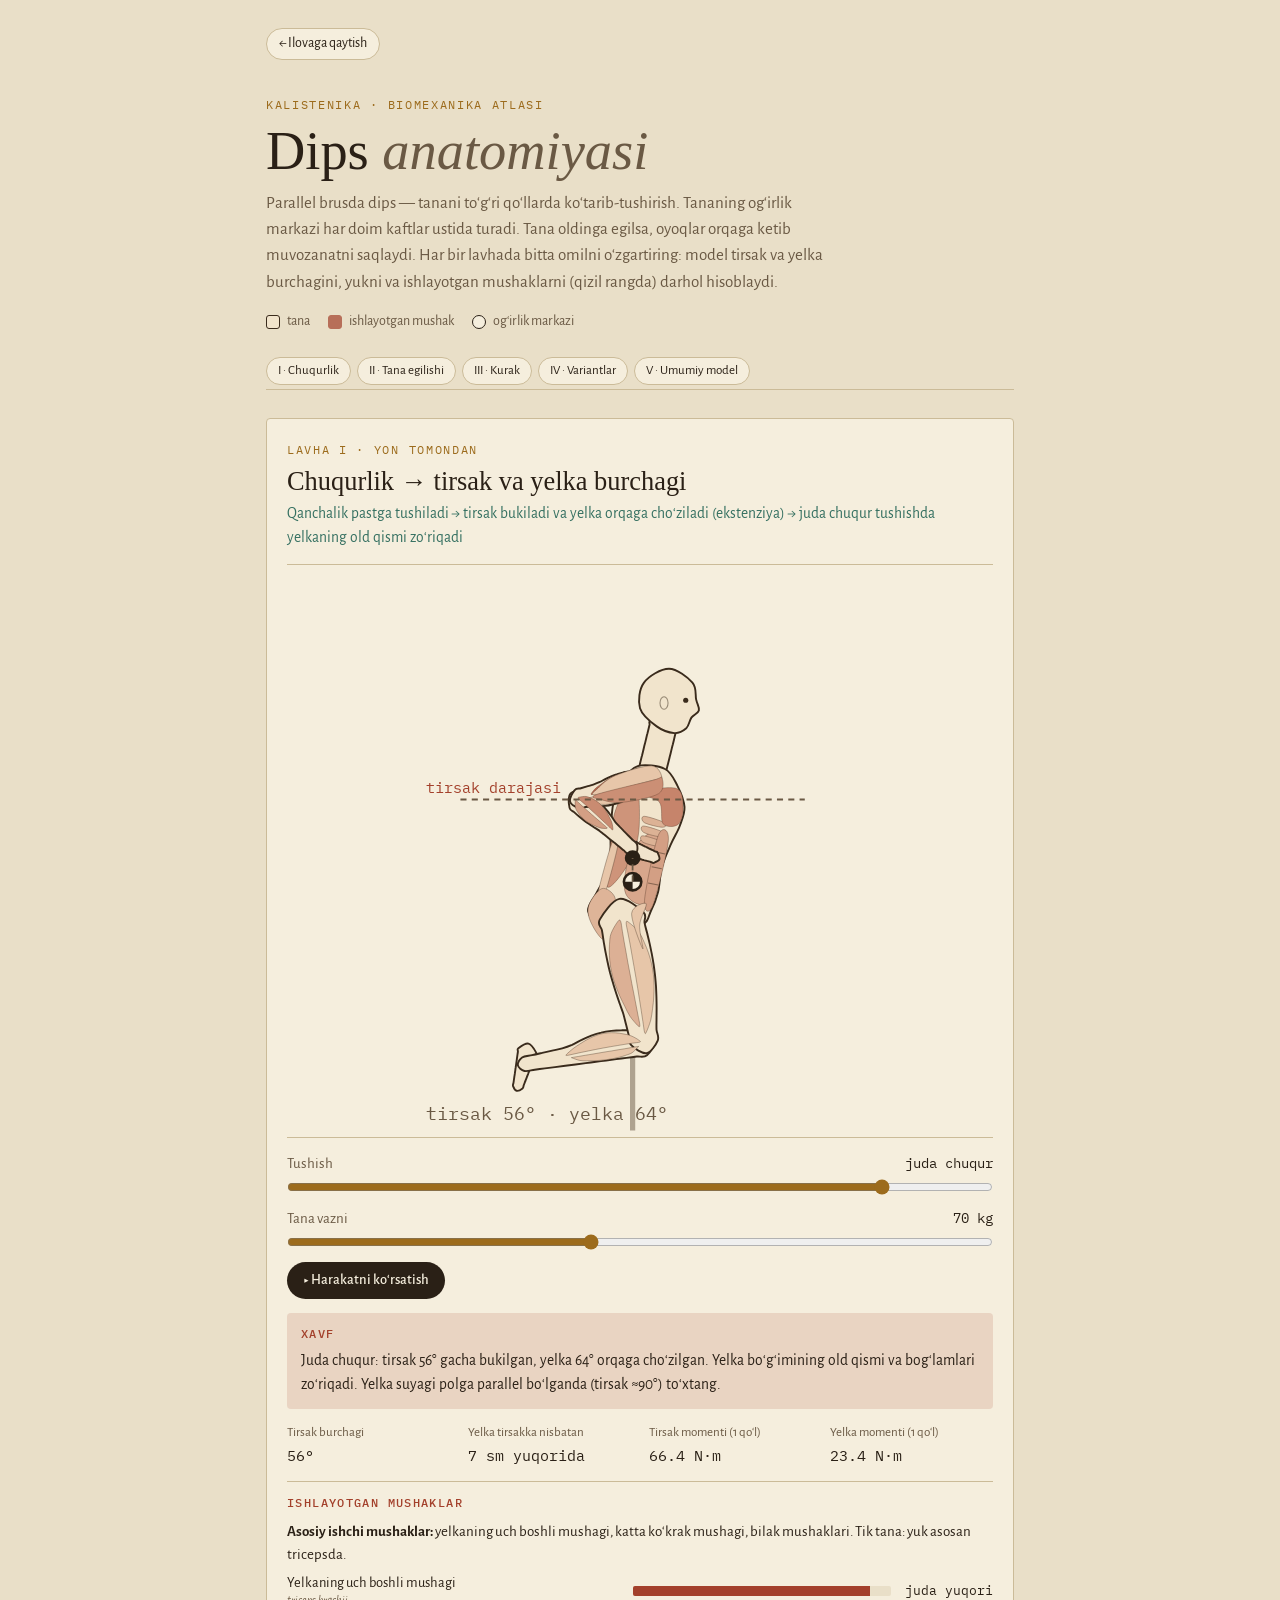
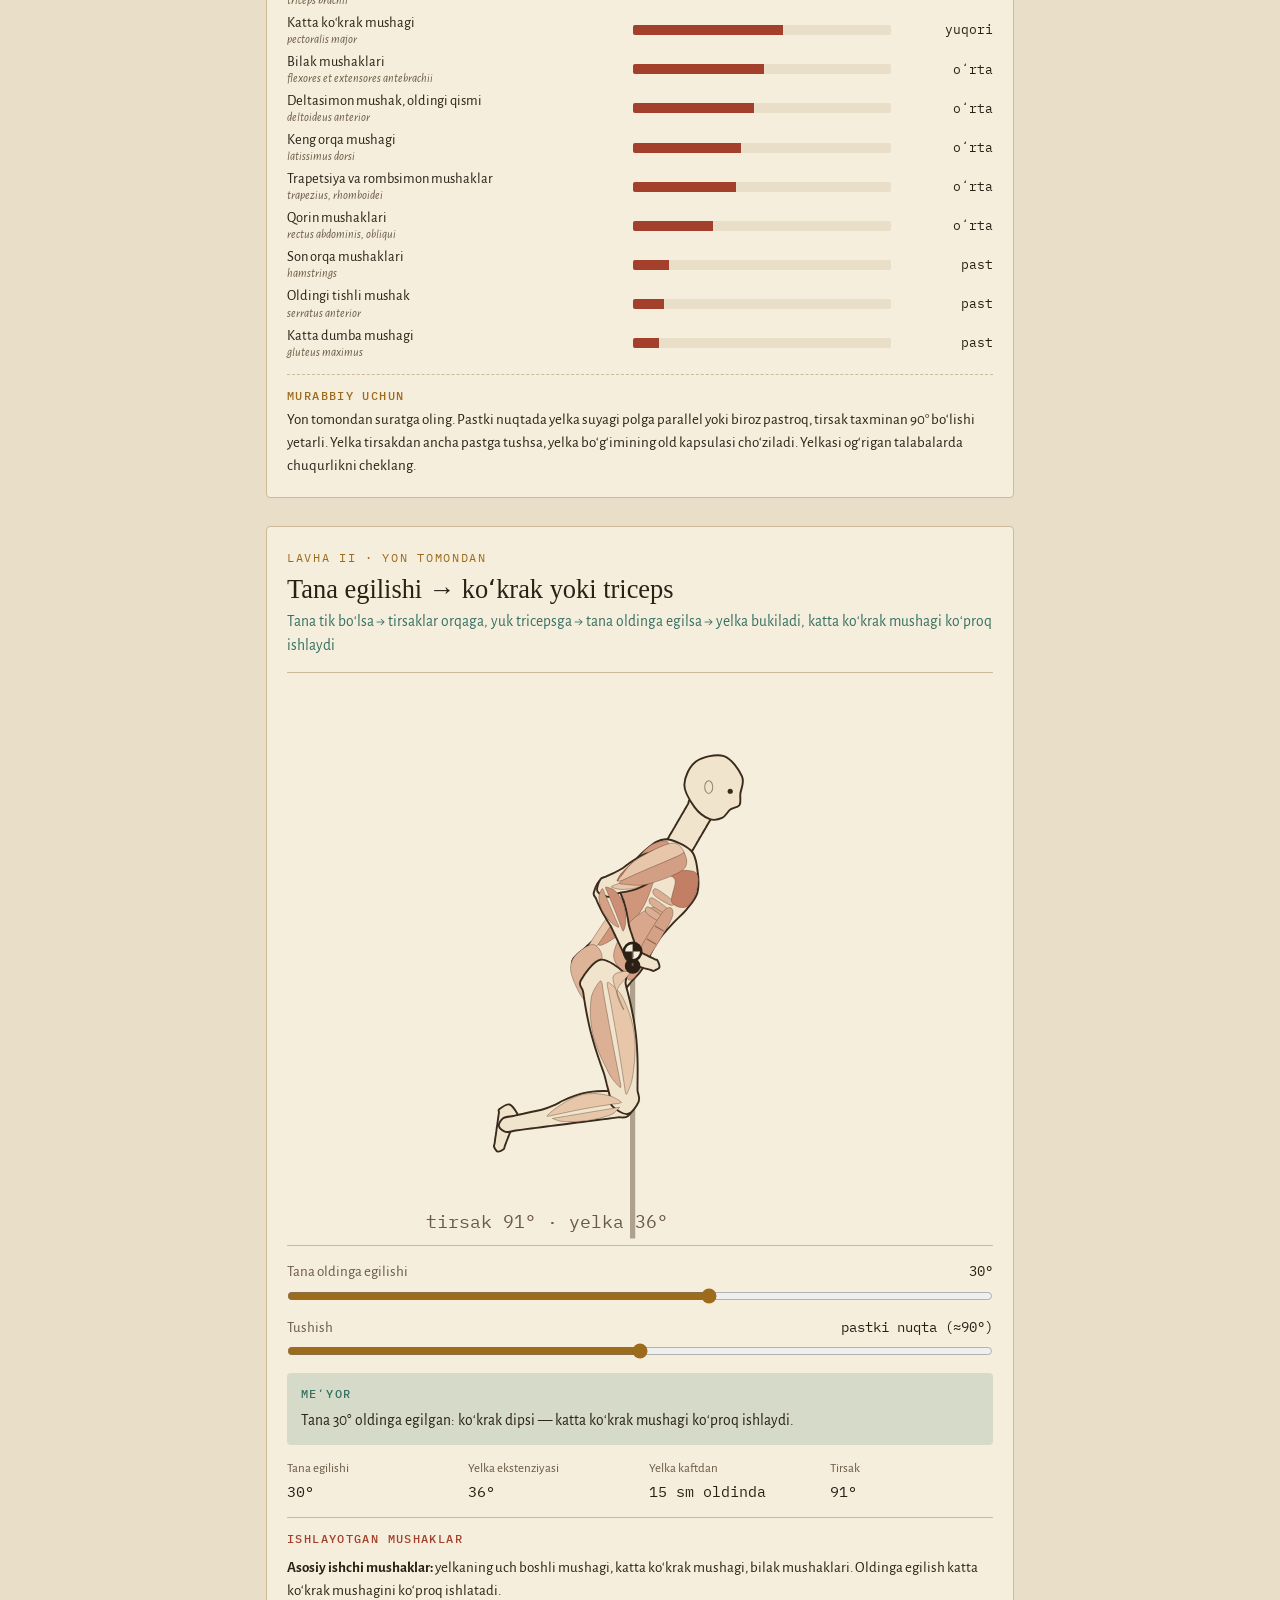
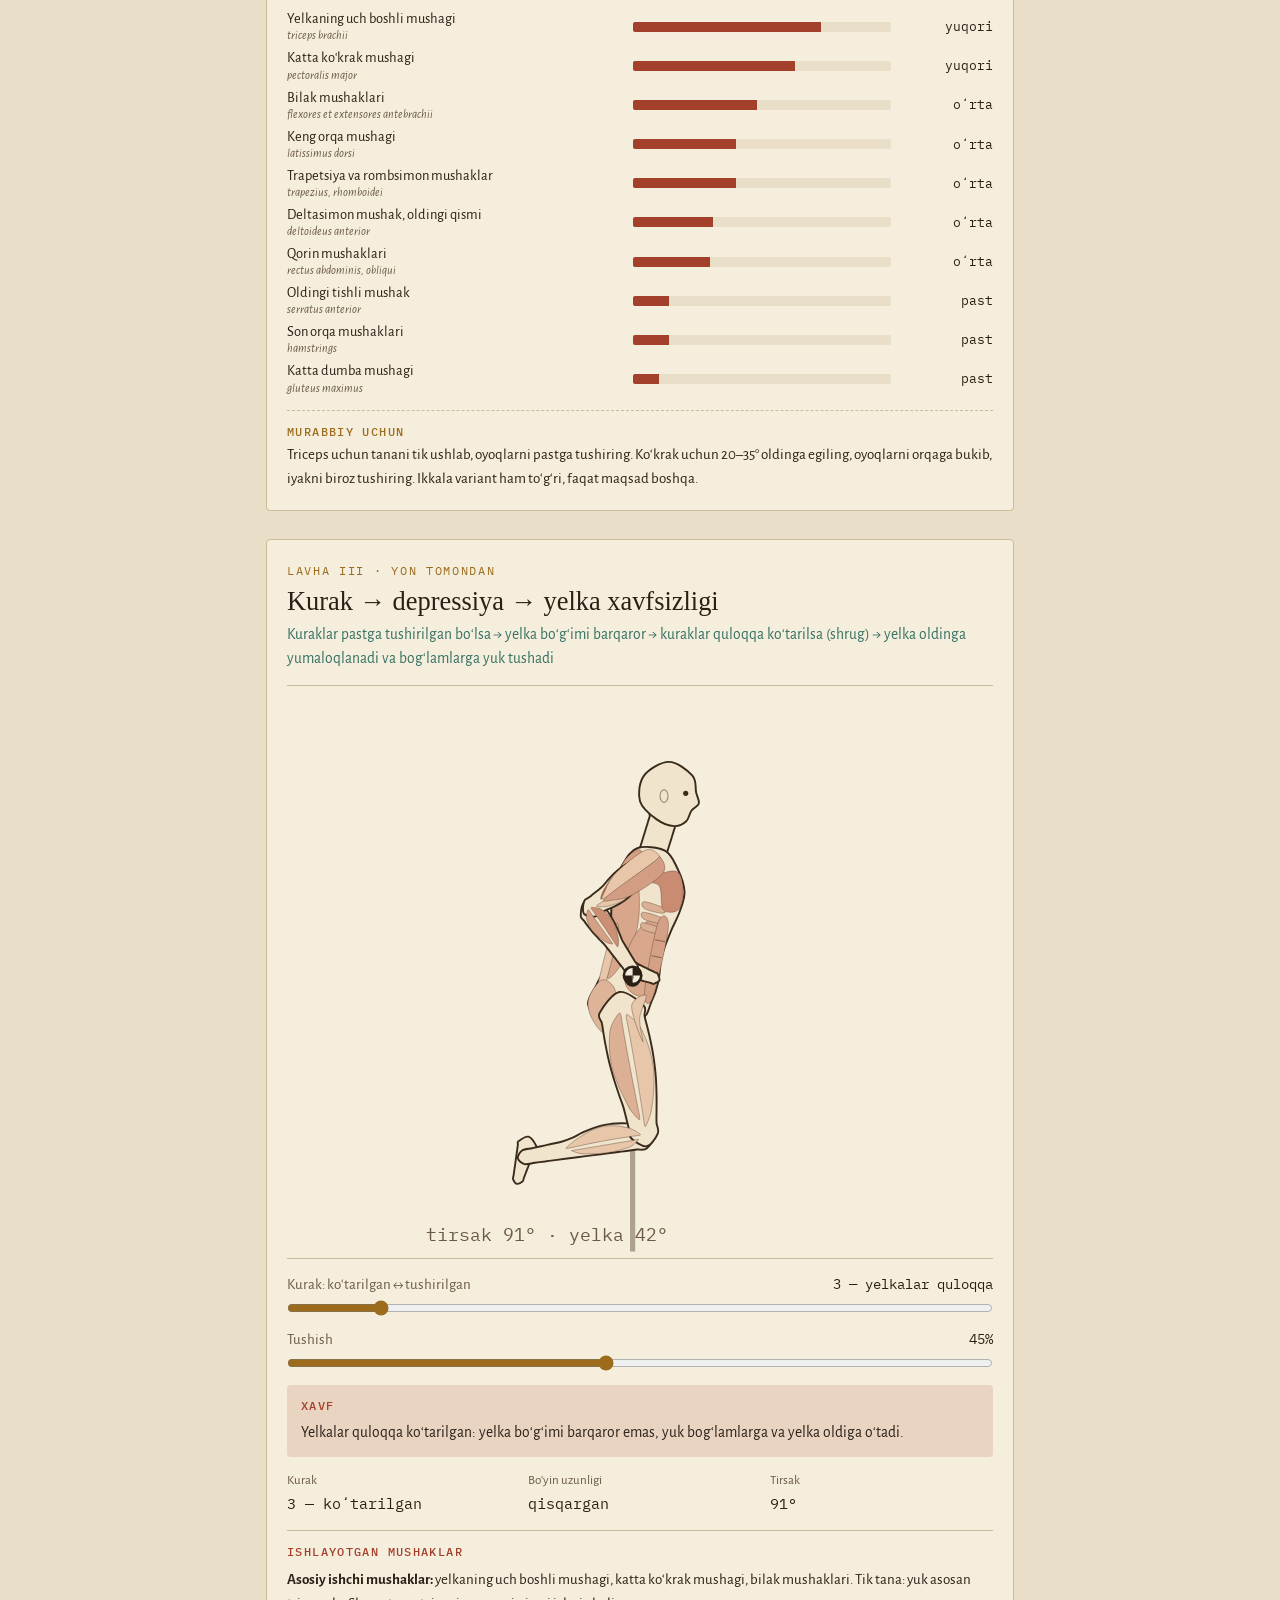
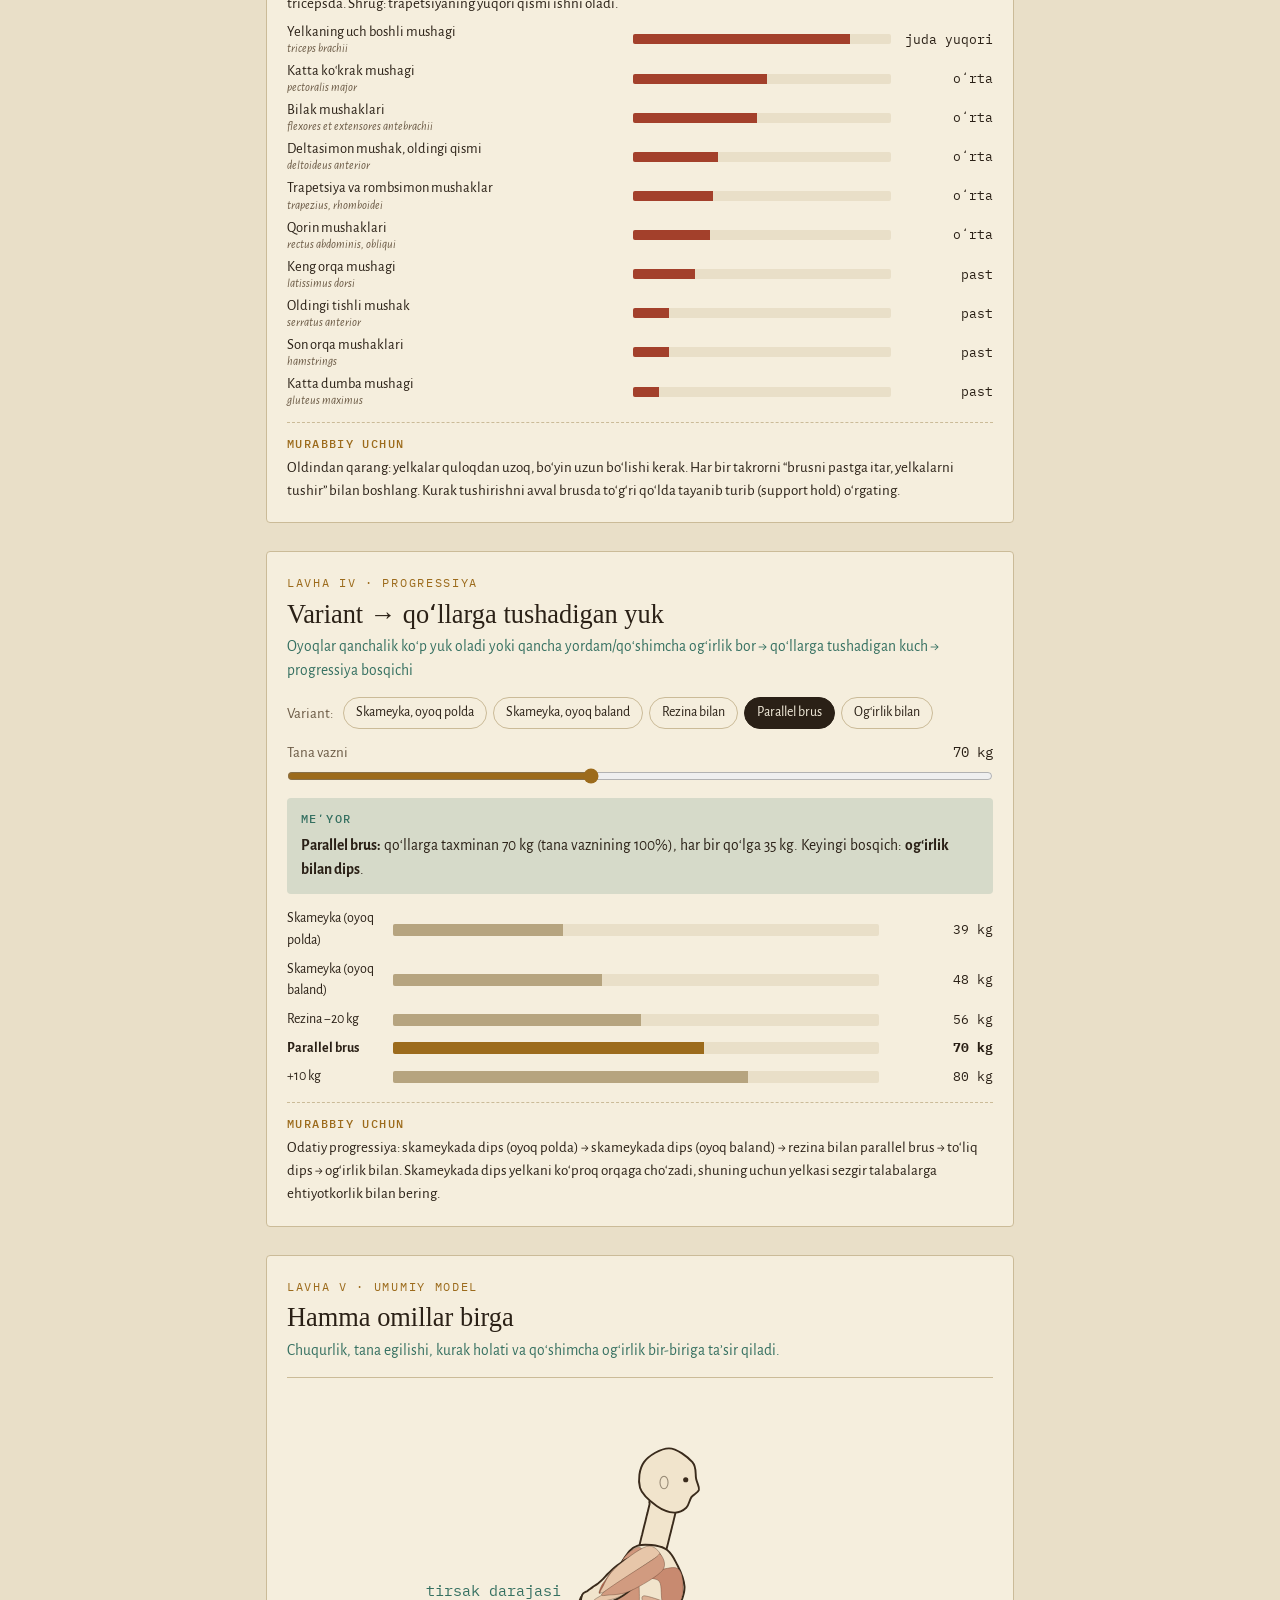
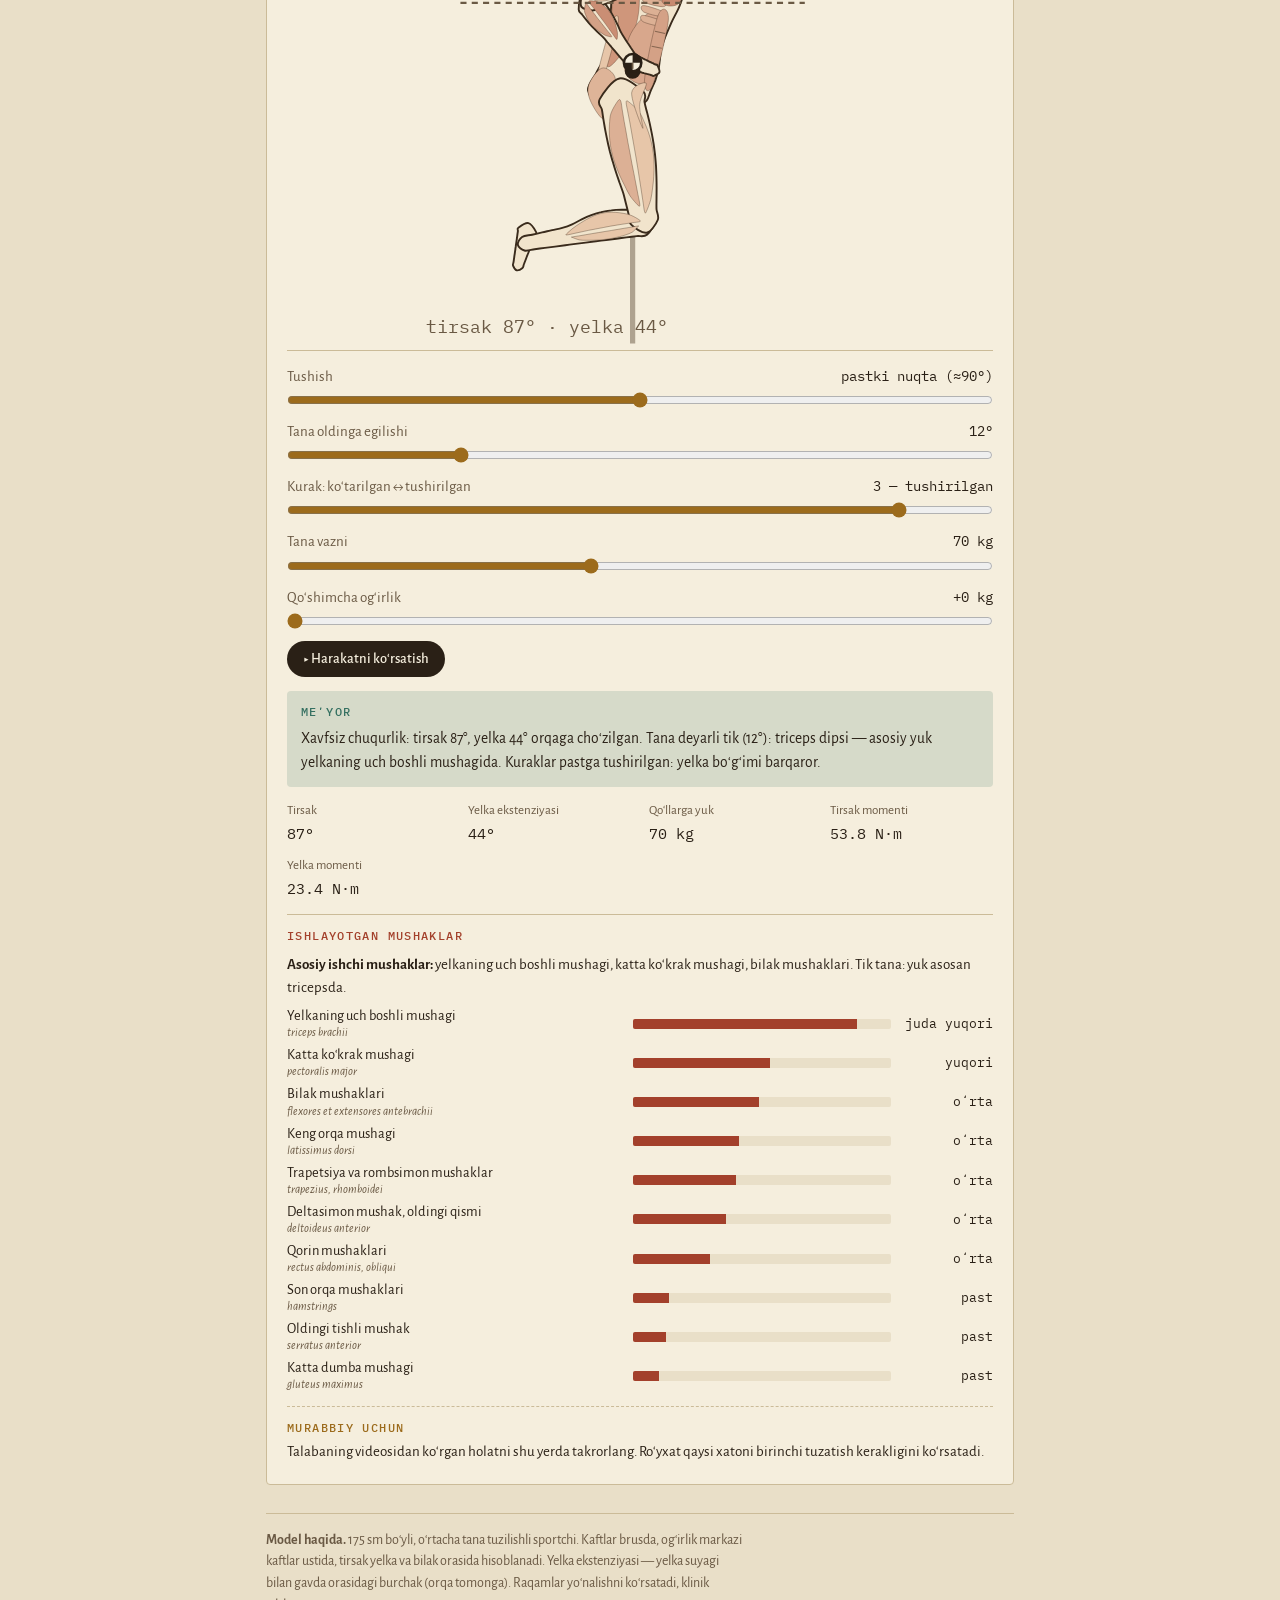
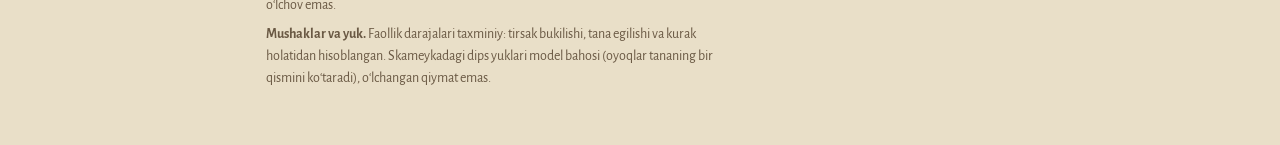
<file: technique/dips.html>
<!doctype html>
<html lang="uz">
<head>
<meta charset="utf-8">
<meta name="viewport" content="width=device-width, initial-scale=1, viewport-fit=cover">
<script>try{var t=localStorage.getItem('cc-theme');if(t==='light'||t==='dark')document.documentElement.setAttribute('data-theme',t);}catch(e){}</script>
<style>:root{color-scheme:light}body{margin:0;font:14px system-ui,sans-serif}img{max-width:100%}[hidden]{display:none!important}
.backlink{align-self:flex-start;font-size:14px;color:var(--ink);text-decoration:none;border:1px solid var(--rule);border-radius:999px;padding:4px 12px;background:var(--plate)}
.backlink:focus-visible{outline:2px solid var(--ochre);outline-offset:2px}</style>
<title>Dips Anatomiyasi</title>
<meta name="claude:viewport-fit-sides" content="cover">
<link rel="preconnect" href="https://fonts.googleapis.com">
<link rel="preconnect" href="https://fonts.gstatic.com" crossorigin>
<link rel="stylesheet" href="https://fonts.googleapis.com/css2?family=IM+Fell+English:ital@0;1&family=Alegreya+Sans:ital,wght@0,400;0,500;0,700;1,400&family=IBM+Plex+Mono:wght@400;500&display=swap">
<style>
/* Layout: a single column of numbered anatomical plates (atlas "lavha"), each = figure + sliders + verdict + coach note */
:root{
  --paper:#e9dfc8; --plate:#f5eedd; --ink:#2a2016; --ink-soft:#6a5944; --rule:#cbbb98;
  --bone:#f4ead3; --bone-line:#3a2b1c; --rust:#a3402b; --rust-wash:rgba(163,64,43,.15);
  --verd:#357061; --verd-wash:rgba(53,112,97,.16); --ochre:#9c6b1c; --ochre-wash:rgba(156,107,28,.15);
  --hatch:#b6a47f;
  --f-display:"IM Fell English", Georgia, "Times New Roman", serif;
  --f-body:"Alegreya Sans", "Segoe UI", system-ui, sans-serif;
  --f-mono:"IBM Plex Mono", ui-monospace, Menlo, monospace;
}
@media (prefers-color-scheme: dark){:root:not([data-theme="light"]){
  --paper:#1b1610; --plate:#262017; --ink:#efe4cc; --ink-soft:#b2a183; --rule:#463a2a;
  --bone:#e8dcc1; --bone-line:#120d08; --rust:#de7a5e; --rust-wash:rgba(222,122,94,.17);
  --verd:#6fb9a1; --verd-wash:rgba(111,185,161,.15); --ochre:#d9a54c; --ochre-wash:rgba(217,165,76,.15);
  --hatch:#5a4c38; color-scheme:dark }}
:root[data-theme="dark"]{
  --paper:#1b1610; --plate:#262017; --ink:#efe4cc; --ink-soft:#b2a183; --rule:#463a2a;
  --bone:#e8dcc1; --bone-line:#120d08; --rust:#de7a5e; --rust-wash:rgba(222,122,94,.17);
  --verd:#6fb9a1; --verd-wash:rgba(111,185,161,.15); --ochre:#d9a54c; --ochre-wash:rgba(217,165,76,.15);
  --hatch:#5a4c38; color-scheme:dark }

*{box-sizing:border-box}
body{background:var(--paper);color:var(--ink);font-family:var(--f-body);font-size:17px;line-height:1.55}
.wrap{max-width:780px;margin:0 auto;padding-block:28px 56px;
  padding-left:max(16px, env(safe-area-inset-left, 0px));padding-right:max(16px, env(safe-area-inset-right, 0px));
  display:flex;flex-direction:column;gap:28px}
header{display:flex;flex-direction:column;gap:10px;padding-block:8px 4px;border-bottom:1px solid var(--rule)}
.eyebrow{font-family:var(--f-mono);font-size:12px;letter-spacing:.14em;text-transform:uppercase;color:var(--ochre)}
h1{font-family:var(--f-display);font-weight:400;font-size:clamp(2.3rem,7vw,3.4rem);line-height:1.02;margin:0;text-wrap:balance}
h1 em{font-style:italic;color:var(--ink-soft)}
.lead{margin:0;max-width:62ch;color:var(--ink-soft)}
.legend{display:flex;flex-wrap:wrap;gap:8px 18px;font-size:14px;color:var(--ink-soft);padding-block:6px 14px}
.legend span{display:inline-flex;align-items:center;gap:7px}
.sw{width:14px;height:14px;border-radius:3px;border:1px solid var(--bone-line);display:inline-block}
.toc{display:flex;flex-wrap:wrap;gap:6px}
.toc a{font-size:13px;color:var(--ink);text-decoration:none;border:1px solid var(--rule);border-radius:999px;padding:3px 11px;background:var(--plate)}
.toc a:hover,.toc a:focus-visible{border-color:var(--ink)}

.plate{background:var(--plate);border:1px solid var(--rule);border-radius:4px;padding:22px 20px 20px;display:flex;flex-direction:column;gap:14px;scroll-margin-top:16px}
.plate-head{display:flex;flex-direction:column;gap:6px}
.num{font-family:var(--f-mono);font-size:12px;letter-spacing:.14em;text-transform:uppercase;color:var(--ochre)}
h2{font-family:var(--f-display);font-weight:400;font-size:1.65rem;line-height:1.15;margin:0;text-wrap:balance}
.chain{margin:0;color:var(--verd);font-size:15.5px}
.fig{border-top:1px solid var(--rule);border-bottom:1px solid var(--rule);padding-block:6px;overflow:hidden}
.fig svg{display:block;width:100%;height:auto}
.ctls{display:flex;flex-direction:column;gap:12px}
.ctl{display:grid;grid-template-columns:minmax(0,1fr) auto;gap:2px 12px;align-items:center}
.ctl label{font-size:15px;color:var(--ink-soft)}
.ctl output{font-family:var(--f-mono);font-size:13.5px;font-variant-numeric:tabular-nums;text-align:right;color:var(--ink)}
.ctl input{grid-column:1 / -1;width:100%;accent-color:var(--ochre);margin:2px 0 0}
.chips{display:flex;flex-wrap:wrap;gap:6px;align-items:center}
.chips .cap{font-size:15px;color:var(--ink-soft);margin-right:4px}
.chip{font:inherit;font-size:14px;color:var(--ink);background:transparent;border:1px solid var(--rule);border-radius:999px;padding:4px 12px;cursor:pointer}
.chip[aria-pressed="true"]{background:var(--ink);color:var(--plate);border-color:var(--ink)}
.chip:focus-visible,.play:focus-visible,input:focus-visible{outline:2px solid var(--ochre);outline-offset:2px}
.play{font:inherit;font-size:14.5px;font-weight:500;align-self:flex-start;background:var(--ink);color:var(--plate);border:0;border-radius:999px;padding:7px 16px;cursor:pointer}
.verdict{border-radius:4px;padding:12px 14px;font-size:15.5px;display:flex;flex-direction:column;gap:6px}
.verdict .tag{font-family:var(--f-mono);font-size:11.5px;letter-spacing:.12em;text-transform:uppercase;font-weight:500}
.verdict p{margin:0}
.verdict ul{margin:0;padding-left:18px;display:flex;flex-direction:column;gap:4px}
.v-ok{background:var(--verd-wash)} .v-ok .tag{color:var(--verd)}
.v-warn{background:var(--ochre-wash)} .v-warn .tag{color:var(--ochre)}
.v-bad{background:var(--rust-wash)} .v-bad .tag{color:var(--rust)}
.reads{display:grid;grid-template-columns:repeat(auto-fit,minmax(150px,1fr));gap:10px 18px;margin:0}
.reads div{display:flex;flex-direction:column;gap:1px;min-width:0}
.reads dt{font-size:13px;color:var(--ink-soft)}
.reads dd{margin:0;font-family:var(--f-mono);font-size:15px;font-variant-numeric:tabular-nums}
.coach{margin:0;font-size:15px;border-top:1px dashed var(--rule);padding-top:12px;color:var(--ink)}
.coach b{font-family:var(--f-mono);font-size:11.5px;letter-spacing:.12em;text-transform:uppercase;color:var(--ochre);font-weight:500;display:block;margin-bottom:3px}
.bars{display:flex;flex-direction:column;gap:7px}
.bar{display:grid;grid-template-columns:96px minmax(0,1fr) 104px;gap:10px;align-items:center;font-size:14px}
.bar .track{height:12px;background:var(--paper);border-radius:2px;overflow:hidden}
.bar .fill{height:100%;background:var(--hatch)}
.bar.on .fill{background:var(--ochre)}
.bar.on{font-weight:700}
.bar .kg{font-family:var(--f-mono);font-size:13px;text-align:right;font-variant-numeric:tabular-nums}
footer{font-size:14px;color:var(--ink-soft);display:flex;flex-direction:column;gap:8px;border-top:1px solid var(--rule);padding-top:16px}
footer p{margin:0;max-width:68ch}
footer a{color:var(--ink)}

/* svg classes */
.bo{stroke:var(--bone-line);stroke-linecap:round;fill:none}
.bf{stroke:var(--bone);stroke-linecap:round;fill:none}
.bfill{fill:var(--bone);stroke:var(--bone-line);stroke-width:2.5}
.jt{fill:var(--bone);stroke:var(--bone-line);stroke-width:2.5}
.hl{stroke:var(--hatch);stroke-width:2}
.gl{stroke:var(--ink);stroke-width:2.5}
.boxr{fill:var(--plate);stroke:var(--ink);stroke-width:2.5}
.lbl{fill:var(--ink-soft);font-family:var(--f-mono);font-size:21px}
.lbl-s{fill:var(--ink-soft);font-family:var(--f-mono);font-size:17px}
.lbl-b{fill:var(--ink);font-family:var(--f-mono);font-size:22px;font-weight:500}
.t-ok{fill:var(--verd)} .t-warn{fill:var(--ochre)} .t-bad{fill:var(--rust)}
.z-ok{fill:var(--verd-wash)} .z-warn{fill:var(--ochre-wash)} .z-bad{fill:var(--rust-wash)}
.s-ok{stroke:var(--verd)} .s-warn{stroke:var(--ochre)} .s-bad{stroke:var(--rust)}
.dash{stroke:var(--ink-soft);stroke-width:2;stroke-dasharray:7 6;fill:none}
.ideal{stroke:var(--verd);stroke-width:3;stroke-dasharray:12 8;fill:none}
.arm{stroke:var(--rust);stroke-width:6;stroke-linecap:round}
.force{stroke:var(--ochre);stroke-width:4;fill:none}
.forcehead{fill:var(--ochre)}
.socket{fill:var(--bone-line)}
.rib{stroke:var(--bone-line);stroke-width:2;fill:none}
.wing{fill:var(--rust-wash);stroke:var(--rust);stroke-width:3}
@media (max-width:480px){ body{font-size:16px} .plate{padding:18px 14px 16px} .bar{grid-template-columns:82px minmax(0,1fr) 96px} }
@media (prefers-reduced-motion: reduce){ *{scroll-behavior:auto} }

.musc{display:flex;flex-direction:column;gap:8px;border-top:1px solid var(--rule);padding-top:12px}
.musc h3{margin:0;font-family:var(--f-mono);font-size:11.5px;letter-spacing:.12em;text-transform:uppercase;color:var(--rust);font-weight:500}
.mnote{margin:0;font-size:15px}
.mlist{display:flex;flex-direction:column;gap:6px}
.mrow{display:grid;grid-template-columns:minmax(0,1.3fr) minmax(0,1fr) 92px;gap:10px;align-items:center;font-size:14.5px}
.mrow .mn{min-width:0;line-height:1.25}
.mrow .mn i{display:block;font-size:12px;color:var(--ink-soft)}
.mrow .track{height:10px;background:var(--paper);border-radius:2px;overflow:hidden}
.mrow .fill{display:block;height:100%;background:var(--rust);transition:width .15s}
.mrow .lv{font-family:var(--f-mono);font-size:12.5px;text-align:right}
.mus{fill:var(--rust)}
@media (max-width:480px){.mrow{grid-template-columns:minmax(0,1fr) 70px;}.mrow .lv{grid-column:2;grid-row:1}.mrow .track{grid-column:1 / -1}}
.btn-s{font:inherit;font-size:14px;align-self:flex-start;background:transparent;color:var(--ink);border:1px solid var(--ink);border-radius:999px;padding:5px 14px;cursor:pointer}
.btn-s:focus-visible{outline:2px solid var(--ochre);outline-offset:2px}
.com{fill:var(--plate);stroke:var(--ink);stroke-width:3}
.base-ok{fill:var(--verd-wash);stroke:var(--verd);stroke-width:2}
:root{--skin:#f1e4cc;--skin-far:#e2d1b2;--mus:#e7c6a9;--af-line:#3a2b1c}
@media (prefers-color-scheme: dark){:root:not([data-theme="light"]){--skin:#5b4a39;--skin-far:#43372b;--mus:#7b5d48;--af-line:#e3d4b6}}
:root[data-theme="dark"]{--skin:#5b4a39;--skin-far:#43372b;--mus:#7b5d48;--af-line:#e3d4b6}
.af-skin{fill:var(--skin);stroke:var(--af-line);stroke-width:2.2;stroke-linejoin:round}
.af-far{fill:var(--skin-far);stroke:var(--af-line);stroke-width:1.6;stroke-linejoin:round}
.af-mus{fill:var(--mus);stroke:var(--af-line);stroke-width:1;stroke-opacity:.4;stroke-linejoin:round}
.af-hot{fill:var(--rust);stroke:none;pointer-events:none}
.af-detail{stroke:var(--af-line);stroke-width:1.2;stroke-opacity:.5;fill:none}
.af-detail-fill{fill:var(--af-line)}
.ctl[hidden]{display:none!important}
</style>

</head>
<body>
<div class="wrap">
<a class="backlink" href="../#technique">← Ilovaga qaytish</a>
<header>
  <div class="eyebrow">Kalistenika · Biomexanika atlasi</div>
  <h1>Dips <em>anatomiyasi</em></h1>
  <p class="lead">Parallel brusda dips — tanani toʻgʻri qoʻllarda koʻtarib-tushirish. Tananing ogʻirlik markazi har doim kaftlar ustida turadi. Tana oldinga egilsa, oyoqlar orqaga ketib muvozanatni saqlaydi. Har bir lavhada bitta omilni oʻzgartiring: model tirsak va yelka burchagini, yukni va ishlayotgan mushaklarni (qizil rangda) darhol hisoblaydi.</p>
  <div class="legend">
    <span><i class="sw" style="background:var(--skin);border-color:var(--af-line)"></i>tana</span>
    <span><i class="sw" style="background:var(--rust);opacity:.7;border-color:var(--rust)"></i>ishlayotgan mushak</span>
    <span><i class="sw" style="background:var(--plate);border-color:var(--ink);border-radius:50%"></i>ogʻirlik markazi</span>
  </div>
  <nav class="toc" aria-label="Lavhalar">
    <a href="#lavha-1">I · Chuqurlik</a><a href="#lavha-2">II · Tana egilishi</a><a href="#lavha-3">III · Kurak</a><a href="#lavha-4">IV · Variantlar</a><a href="#lavha-5">V · Umumiy model</a>
  </nav>
</header>

<section class="plate" id="lavha-1">
  <div class="plate-head"><div class="num">Lavha I · yon tomondan</div>
    <h2>Chuqurlik → tirsak va yelka burchagi</h2>
    <p class="chain">Qanchalik pastga tushiladi → tirsak bukiladi va yelka orqaga choʻziladi (ekstenziya) → juda chuqur tushishda yelkaning old qismi zoʻriqadi</p></div>
  <div class="fig"></div><div class="ctls"></div><div class="verdict"></div><dl class="reads"></dl><div class="musc"></div>
  <p class="coach"><b>Murabbiy uchun</b>Yon tomondan suratga oling. Pastki nuqtada yelka suyagi polga parallel yoki biroz pastroq, tirsak taxminan 90° boʻlishi yetarli. Yelka tirsakdan ancha pastga tushsa, yelka boʻgʻimining old kapsulasi choʻziladi. Yelkasi ogʻrigan talabalarda chuqurlikni cheklang.</p>
</section>

<section class="plate" id="lavha-2">
  <div class="plate-head"><div class="num">Lavha II · yon tomondan</div>
    <h2>Tana egilishi → koʻkrak yoki triceps</h2>
    <p class="chain">Tana tik boʻlsa → tirsaklar orqaga, yuk tricepsga → tana oldinga egilsa → yelka bukiladi, katta koʻkrak mushagi koʻproq ishlaydi</p></div>
  <div class="fig"></div><div class="ctls"></div><div class="verdict"></div><dl class="reads"></dl><div class="musc"></div>
  <p class="coach"><b>Murabbiy uchun</b>Triceps uchun tanani tik ushlab, oyoqlarni pastga tushiring. Koʻkrak uchun 20–35° oldinga egiling, oyoqlarni orqaga bukib, iyakni biroz tushiring. Ikkala variant ham toʻgʻri, faqat maqsad boshqa.</p>
</section>

<section class="plate" id="lavha-3">
  <div class="plate-head"><div class="num">Lavha III · yon tomondan</div>
    <h2>Kurak → depressiya → yelka xavfsizligi</h2>
    <p class="chain">Kuraklar pastga tushirilgan boʻlsa → yelka boʻgʻimi barqaror → kuraklar quloqqa koʻtarilsa (shrug) → yelka oldinga yumaloqlanadi va bogʻlamlarga yuk tushadi</p></div>
  <div class="fig"></div><div class="ctls"></div><div class="verdict"></div><dl class="reads"></dl><div class="musc"></div>
  <p class="coach"><b>Murabbiy uchun</b>Oldindan qarang: yelkalar quloqdan uzoq, boʻyin uzun boʻlishi kerak. Har bir takrorni “brusni pastga itar, yelkalarni tushir” bilan boshlang. Kurak tushirishni avval brusda toʻgʻri qoʻlda tayanib turib (support hold) oʻrgating.</p>
</section>

<section class="plate" id="lavha-4">
  <div class="plate-head"><div class="num">Lavha IV · progressiya</div>
    <h2>Variant → qoʻllarga tushadigan yuk</h2>
    <p class="chain">Oyoqlar qanchalik koʻp yuk oladi yoki qancha yordam/qoʻshimcha ogʻirlik bor → qoʻllarga tushadigan kuch → progressiya bosqichi</p></div>
  <div class="ctls"></div><div class="verdict"></div><div class="bars" aria-label="Variantlar boʻyicha yuk"></div>
  <p class="coach"><b>Murabbiy uchun</b>Odatiy progressiya: skameykada dips (oyoq polda) → skameykada dips (oyoq baland) → rezina bilan parallel brus → toʻliq dips → ogʻirlik bilan. Skameykada dips yelkani koʻproq orqaga choʻzadi, shuning uchun yelkasi sezgir talabalarga ehtiyotkorlik bilan bering.</p>
</section>

<section class="plate" id="lavha-5">
  <div class="plate-head"><div class="num">Lavha V · umumiy model</div>
    <h2>Hamma omillar birga</h2>
    <p class="chain">Chuqurlik, tana egilishi, kurak holati va qoʻshimcha ogʻirlik bir-biriga taʼsir qiladi.</p></div>
  <div class="fig"></div><div class="ctls"></div><div class="verdict"></div><dl class="reads"></dl><div class="musc"></div>
  <p class="coach"><b>Murabbiy uchun</b>Talabaning videosidan koʻrgan holatni shu yerda takrorlang. Roʻyxat qaysi xatoni birinchi tuzatish kerakligini koʻrsatadi.</p>
</section>

<footer>
  <p><b>Model haqida.</b> 175 sm boʻyli, oʻrtacha tana tuzilishli sportchi. Kaftlar brusda, ogʻirlik markazi kaftlar ustida, tirsak yelka va bilak orasida hisoblanadi. Yelka ekstenziyasi — yelka suyagi bilan gavda orasidagi burchak (orqa tomonga). Raqamlar yoʻnalishni koʻrsatadi, klinik oʻlchov emas.</p>
  <p><b>Mushaklar va yuk.</b> Faollik darajalari taxminiy: tirsak bukilishi, tana egilishi va kurak holatidan hisoblangan. Skameykadagi dips yuklari model bahosi (oyoqlar tananing bir qismini koʻtaradi), oʻlchangan qiymat emas.</p>
</footer>
</div>

<script>
(function(){
/* Anatomical figure renderer for the technique atlas.
 * Draws a body outline with muscle shapes over it, side view or back view, as an SVG string.
 * All input points are SCREEN coordinates (px, y down); s = pixels per metre.
 * Colours come from CSS classes: af-skin, af-far, af-mus, af-line, af-hot (see the page styles).
 * act: muscle activation 0..100 by name (pec, adelt, pdelt, bic, tri, fore, lat, trap, serr,
 *      abs, glute, erect, hipf, quad, ham, calf). Missing names are drawn as resting muscle. */
(function (root) {
  const add = (a, b, k = 1) => [a[0] + b[0] * k, a[1] + b[1] * k];
  const sub = (a, b) => [a[0] - b[0], a[1] - b[1]];
  const len = (a) => Math.hypot(a[0], a[1]);
  const norm = (a) => { const l = len(a) || 1; return [a[0] / l, a[1] / l]; };
  const dot = (a, b) => a[0] * b[0] + a[1] * b[1];
  const lerp = (a, b, t) => [a[0] + (b[0] - a[0]) * t, a[1] + (b[1] - a[1]) * t];
  const r90 = (v, s) => (s > 0 ? [-v[1], v[0]] : [v[1], -v[0]]);
  const f = (p) => `${p[0].toFixed(1)},${p[1].toFixed(1)}`;
  const bump = (t, a, b) => (t <= a || t >= b ? 0 : Math.sin(Math.PI * (t - a) / (b - a)));

  // closed smooth path through points (Catmull-Rom → Bézier)
  function smooth(pts) {
    const n = pts.length; let d = `M${f(pts[0])}`;
    for (let i = 0; i < n; i++) {
      const p0 = pts[(i - 1 + n) % n], p1 = pts[i], p2 = pts[(i + 1) % n], p3 = pts[(i + 2) % n];
      const c1 = [p1[0] + (p2[0] - p0[0]) / 6, p1[1] + (p2[1] - p0[1]) / 6];
      const c2 = [p2[0] - (p3[0] - p1[0]) / 6, p2[1] - (p3[1] - p1[1]) / 6];
      d += `C${f(c1)} ${f(c2)} ${f(p2)}`;
    }
    return d + 'Z';
  }
  const hot = (v) => (v > 0 ? (0.06 + 0.74 * Math.min(100, v) / 100).toFixed(2) : 0);
  function muscle(d, v, extra = '') {
    let s = `<path class="af-mus" d="${d}"${extra}/>`;
    if (v > 0) s += `<path class="af-hot" d="${d}" fill-opacity="${hot(v)}"/>`;
    return s;
  }

  // limb: A→B with anterior/posterior width profiles (metres); ant = unit vector to the anterior side
  function limbPts(A, B, ant, wa, wp, s, capA = 0.8, capB = 0.8) {
    const d = norm(sub(B, A)), L = len(sub(B, A)), N = 12, front = [], back = [];
    for (let i = 0; i <= N; i++) {
      const t = i / N, c = add(A, d, L * t);
      front.push(add(c, ant, wa(t) * s)); back.push(add(c, ant, -wp(t) * s));
    }
    const endB = add(B, d, Math.min(wa(1), wp(1)) * s * capB), endA = add(A, d, -Math.min(wa(0), wp(0)) * s * capA);
    return [...front, endB, ...back.reverse(), endA];
  }
  // a muscle belly lying on one side of a limb between t0 and t1
  function bellyPts(A, B, ant, side, w, t0, t1, s, inner = 0.12) {
    const d = norm(sub(B, A)), L = len(sub(B, A)), N = 10, o = [], inn = [];
    for (let i = 0; i <= N; i++) {
      const t = t0 + (t1 - t0) * i / N, c = add(A, d, L * t), k = Math.sin(Math.PI * i / N);
      o.push(add(c, ant, side * w(t) * s * (0.25 + 0.68 * Math.sqrt(k))));
      inn.push(add(c, ant, side * w(t) * s * inner));
    }
    return [...o, ...inn.reverse()];
  }

  const PROF = {
    upper: { wa: (t) => 0.040 - 0.008 * t + 0.012 * bump(t, 0.3, 0.88), wp: (t) => 0.044 - 0.010 * t + 0.012 * bump(t, 0.08, 0.7) },
    fore: { wa: (t) => 0.040 - 0.017 * t + 0.010 * bump(t, -0.1, 0.6), wp: (t) => 0.036 - 0.014 * t + 0.006 * bump(t, -0.1, 0.5) },
    thigh: { wa: (t) => 0.074 - 0.028 * t + 0.016 * bump(t, 0.08, 0.9), wp: (t) => 0.080 - 0.032 * t + 0.010 * bump(t, 0.05, 0.75) },
    shank: { wa: (t) => 0.044 - 0.020 * t, wp: (t) => 0.044 - 0.020 * t + 0.024 * bump(t, 0.02, 0.62) },
    neck: { wa: () => 0.045, wp: () => 0.050 },
    hand: { wa: (t) => 0.028 - 0.008 * t, wp: (t) => 0.026 - 0.008 * t },
    foot: { wa: (t) => 0.034 - 0.016 * t, wp: (t) => 0.030 - 0.014 * t }
  };

  function limb(A, B, ant, prof, s, cls) { return `<path class="${cls}" d="${smooth(limbPts(A, B, ant, prof.wa, prof.wp, s))}"/>`; }
  const anteriorOf = (dir, sg) => r90(dir, sg);

  // ---------------- side view ----------------
  function side(o) {
    const s = o.s, act = o.act || {}, A = (k) => act[k] || 0;
    const up = norm(o.up || sub(o.sh, o.hip));
    let fr = sub(o.front, [up[0] * dot(o.front, up), up[1] * dot(o.front, up)]); fr = norm(fr);
    // rotation sign that turns "down the body" into "front": used for every limb's anterior side
    const sg = dot(r90([-up[0], -up[1]], 1), fr) > 0 ? 1 : -1;
    const T = (a, b) => add(lerp(o.hip, o.sh, a), fr, b * s);
    let g = '';

    const legSet = (kn, an, toe, cls, withMus) => {
      let out = '';
      const tA = anteriorOf(norm(sub(kn, o.hip)), sg), sA = anteriorOf(norm(sub(an, kn)), sg);
      const heel = add(an, norm(sub(an, toe)), 0.05 * s);
      out += limb(heel, toe, anteriorOf(norm(sub(toe, heel)), sg), PROF.foot, s, cls);
      out += limb(kn, an, sA, PROF.shank, s, cls);
      out += limb(o.hip, kn, tA, PROF.thigh, s, cls);
      if (withMus) {
        out += muscle(smooth(bellyPts(o.hip, kn, tA, 1, PROF.thigh.wa, 0.06, 0.92, s)), A('quad'));
        out += muscle(smooth(bellyPts(o.hip, kn, tA, -1, PROF.thigh.wp, 0.04, 0.86, s)), A('ham'));
        out += muscle(smooth(bellyPts(kn, an, sA, -1, PROF.shank.wp, 0.04, 0.64, s)), A('calf'));
        out += muscle(smooth(bellyPts(kn, an, sA, 1, PROF.shank.wa, 0.06, 0.6, s, 0.2)), 0);
      }
      return out;
    };
    const armSet = (sh, el, wr, hand, cls, withMus) => {
      let out = '';
      const uA = anteriorOf(norm(sub(el, sh)), sg), fA = anteriorOf(norm(sub(wr, el)), sg);
      out += limb(wr, hand, anteriorOf(norm(sub(hand, wr)), sg), PROF.hand, s, cls);
      out += limb(el, wr, fA, PROF.fore, s, cls);
      out += limb(sh, el, uA, PROF.upper, s, cls);
      if (withMus) {
        out += muscle(smooth(bellyPts(sh, el, uA, 1, PROF.upper.wa, 0.22, 0.9, s)), A('bic'));
        out += muscle(smooth(bellyPts(sh, el, uA, -1, PROF.upper.wp, 0.08, 0.8, s)), A('tri'));
        out += muscle(smooth(bellyPts(el, wr, fA, 1, PROF.fore.wa, 0.0, 0.62, s)), A('fore'));
        out += muscle(smooth(bellyPts(el, wr, fA, -1, PROF.fore.wp, 0.0, 0.55, s)), A('fore') * 0.6);
      }
      return out;
    };

    // far side limbs first, dimmed
    (o.legs2 || []).forEach((L) => { g += `<g opacity=".55">${legSet(L.kn, L.an, L.toe, 'af-far', false)}</g>`; });
    if (o.arm2) g += `<g opacity=".55">${armSet(o.arm2.sh, o.arm2.el, o.arm2.wr, o.arm2.hand, 'af-far', false)}</g>`;

    // trunk
    const back = [[-0.10, -0.06], [-0.02, -0.12], [0.12, -0.105], [0.32, -0.08], [0.55, -0.10], [0.78, -0.115], [0.95, -0.10], [1.08, -0.06]];
    const front = [[1.10, 0.035], [1.0, 0.09], [0.86, 0.13], [0.72, 0.128], [0.58, 0.112], [0.40, 0.098], [0.22, 0.104], [0.08, 0.094], [-0.04, 0.07]];
    // neck + head (behind the trunk outline edge)
    const headUp = norm(o.headUp || up);
    let hf = sub(fr, [headUp[0] * dot(fr, headUp), headUp[1] * dot(fr, headUp)]); hf = norm(hf);
    const neckBase = T(1.03, -0.01), headBase = add(o.head, headUp, -0.075 * s);
    g += limb(neckBase, headBase, anteriorOf(norm(sub(headBase, neckBase)), sg), PROF.neck, s, 'af-skin');
    g += `<path class="af-skin" d="${smooth([...back, ...front].map(([a, b]) => T(a, b)))}"/>`;
    // trunk muscles
    const upperArmPt = (t, sideK) => { const uA = anteriorOf(norm(sub(o.el, o.sh)), sg); return add(lerp(o.sh, o.el, t), uA, sideK * 0.03 * s); };
    g += muscle(smooth([[0.18, -0.072], [0.50, -0.094], [0.74, -0.102]].map(([a, b]) => T(a, b)).concat([upperArmPt(0.2, -1), T(0.66, -0.01), T(0.40, -0.015)])), A('lat'));
    g += muscle(smooth([[0.06, -0.10], [0.50, -0.090], [0.50, -0.068], [0.08, -0.078]].map(([a, b]) => T(a, b))), A('erect'));
    g += muscle(smooth([[0.80, -0.11], [0.97, -0.098], [1.07, -0.056], [1.01, -0.03], [0.90, -0.05], [0.80, -0.085]].map(([a, b]) => T(a, b))), A('trap'));
    g += muscle(smooth([[0.14, 0.078], [0.55, 0.088], [0.62, 0.03], [0.42, -0.02], [0.16, -0.005]].map(([a, b]) => T(a, b))), A('abs') * 0.75);
    [[0.71, 0.0], [0.64, 0.005], [0.57, 0.01]].forEach(([a, b]) => { g += muscle(smooth([[a + 0.025, b], [a + 0.01, b + 0.075], [a - 0.025, b + 0.07], [a - 0.02, b + 0.005]].map(([x, y]) => T(x, y))), A('serr')); });
    g += muscle(smooth([[0.62, 0.062], [0.60, 0.100], [0.12, 0.096], [0.14, 0.064]].map(([a, b]) => T(a, b))), A('abs'));
    [0.50, 0.39, 0.27].forEach((a) => { const p = T(a, 0.063), q = T(a, 0.099); g += `<line class="af-detail" x1="${p[0]}" y1="${p[1]}" x2="${q[0]}" y2="${q[1]}"/>`; });
    g += muscle(smooth([[0.98, 0.086], [0.86, 0.125], [0.73, 0.122], [0.71, 0.07], [0.86, 0.04]].map(([a, b]) => T(a, b)).concat([upperArmPt(0.22, 1)])), A('pec'));
    // glute + hip flexor connect trunk to thigh
    const tA = anteriorOf(norm(sub(o.kn, o.hip)), sg), thighPt = (t, k) => add(lerp(o.hip, o.kn, t), tA, k * s);
    g += muscle(smooth([T(0.16, -0.09), T(0.02, -0.122), T(-0.10, -0.10), thighPt(0.16, -0.075), T(-0.02, -0.03), T(0.12, -0.04)]), A('glute'));

    // near leg, on top of the trunk
    g += legSet(o.kn, o.an, o.toe, 'af-skin', true);
    g += muscle(smooth([T(0.12, 0.072), T(-0.04, 0.066), thighPt(0.28, 0.05), T(0.03, 0.03)]), A('hipf'));

    // head
    const H = o.head, hp = (u, v) => add(add(H, headUp, u * s), hf, v * s);
    g += `<path class="af-skin" d="${smooth([hp(0.115, -0.02), hp(0.085, 0.07), hp(0.03, 0.095), hp(-0.005, 0.112), hp(-0.035, 0.092), hp(-0.075, 0.082), hp(-0.10, 0.045), hp(-0.09, -0.02), hp(-0.04, -0.09), hp(0.05, -0.095)])}"/>`;
    const eye = hp(0.02, 0.06), ear = hp(-0.005, -0.012);
    g += `<circle class="af-detail-fill" cx="${eye[0]}" cy="${eye[1]}" r="${0.009 * s}"/><ellipse class="af-detail" cx="${ear[0]}" cy="${ear[1]}" rx="${0.014 * s}" ry="${0.022 * s}"/>`;

    // near arm on top, then the deltoid cap over the shoulder
    g += armSet(o.sh, o.el, o.wr, o.hand, 'af-skin', true);
    const ud = norm(sub(o.el, o.sh)), uA = anteriorOf(ud, sg);
    const delt = (sideK) => smooth([add(o.sh, ud, -0.035 * s), add(add(o.sh, ud, -0.01 * s), uA, sideK * 0.05 * s), add(add(o.sh, ud, 0.12 * s), uA, sideK * 0.048 * s), add(add(o.sh, ud, 0.19 * s), uA, sideK * 0.02 * s), add(o.sh, ud, 0.2 * s), add(o.sh, ud, 0.0)]);
    g += muscle(delt(-1), A('pdelt')) + muscle(delt(1), A('adelt'));
    return `<g class="af">${g}</g>`;
  }

  // ---------------- back view (viewer behind the athlete) ----------------
  function back(o) {
    const s = o.s, act = o.act || {}, A = (k) => act[k] || 0;
    const mid = lerp(o.shL, o.shR, 0.5), up = norm(sub(mid, o.hipC)), right = norm(sub(o.shR, o.shL));
    const T = (a, b) => add(lerp(o.hipC, mid, a), right, b * s); // a along trunk, b across (+ = athlete's right side on screen right)
    let g = '';
    const legB = (hip, kn, an, sideK) => {
      const out = norm(r90(norm(sub(kn, hip)), 1)), lat = dot(out, right) * sideK > 0 ? out : [-out[0], -out[1]];
      const thigh = { wa: (t) => 0.075 - 0.025 * t, wp: (t) => 0.072 - 0.025 * t }, shank = { wa: (t) => 0.045 - 0.02 * t + 0.012 * bump(t, 0, 0.6), wp: (t) => 0.045 - 0.02 * t + 0.012 * bump(t, 0, 0.6) };
      let q = limb(kn, an, lat, shank, s, 'af-skin') + limb(hip, kn, lat, thigh, s, 'af-skin');
      q += muscle(smooth(bellyPts(hip, kn, lat, 1, thigh.wa, 0.05, 0.9, s, -0.9)), A('ham'));
      q += muscle(smooth(bellyPts(kn, an, lat, 1, shank.wa, 0.03, 0.6, s, -0.9)), A('calf'));
      return q;
    };
    if (o.knL) g += legB(T(-0.06, -0.09), o.knL, o.anL, -1) + legB(T(-0.06, 0.09), o.knR, o.anR, 1);
    // trunk outline (V-shape)
    const W = [[1.06, 0.07], [1.0, 0.19], [0.86, 0.20], [0.66, 0.175], [0.40, 0.135], [0.22, 0.14], [0.04, 0.165], [-0.12, 0.15], [-0.16, 0.0]];
    const outline = W.map(([a, b]) => T(a, b)).concat(W.slice(0, -1).reverse().map(([a, b]) => T(a, -b)));
    // neck + head
    const neckB = T(1.04, 0), headB = add(o.head, up, -0.07 * s);
    g += limb(neckB, headB, right, PROF.neck, s, 'af-skin');
    g += `<path class="af-skin" d="${smooth(outline)}"/>`;
    g += `<ellipse class="af-skin" cx="${o.head[0]}" cy="${o.head[1]}" rx="${0.088 * s}" ry="${0.105 * s}" transform="rotate(${(Math.atan2(up[0], -up[1]) * 180 / Math.PI).toFixed(1)} ${o.head[0]} ${o.head[1]})"/>`;
    [-1, 1].forEach((k) => {
      const sh = k < 0 ? o.shL : o.shR;
      g += muscle(smooth([T(0.30, 0.02 * k), T(0.20, 0.13 * k), T(0.42, 0.135 * k), T(0.66, 0.175 * k), add(sh, sub(sh, mid), -0.25), T(0.70, 0.07 * k), T(0.45, 0.02 * k)]), A('lat'));
      g += muscle(smooth([T(1.07, 0.02 * k), T(1.0, 0.13 * k), add(sh, sub(sh, mid), -0.18), T(0.86, 0.10 * k), T(0.62, 0.02 * k)]), A('trap'));
      g += muscle(smooth([T(0.04, 0.015 * k), T(0.12, 0.13 * k), T(-0.02, 0.165 * k), T(-0.13, 0.14 * k), T(-0.12, 0.02 * k)]), A('glute'));
      g += muscle(smooth([T(0.10, 0.012 * k), T(0.55, 0.012 * k), T(0.55, 0.04 * k), T(0.10, 0.045 * k)]), A('erect'));
    });
    const sp1 = T(1.04, 0), sp2 = T(0.0, 0);
    g += `<line class="af-detail" x1="${sp1[0]}" y1="${sp1[1]}" x2="${sp2[0]}" y2="${sp2[1]}"/>`;
    // arms
    [[o.shL, o.elL, o.wrL, o.handL, -1], [o.shR, o.elR, o.wrR, o.handR, 1]].forEach(([sh, el, wr, hand, k]) => {
      const ud = norm(sub(el, sh)), out = r90(ud, 1), lat = dot(out, right) * k > 0 ? out : [-out[0], -out[1]];
      const up2 = { wa: (t) => 0.046 - 0.01 * t + 0.008 * bump(t, 0.1, 0.7), wp: (t) => 0.044 - 0.01 * t + 0.008 * bump(t, 0.1, 0.7) };
      g += limb(wr, hand, lat, PROF.hand, s, 'af-skin') + limb(el, wr, lat, PROF.fore, s, 'af-skin') + limb(sh, el, lat, up2, s, 'af-skin');
      g += muscle(smooth(bellyPts(sh, el, lat, 1, up2.wa, 0.12, 0.85, s, -0.85)), A('tri'));
      g += muscle(smooth(bellyPts(el, wr, lat, 1, PROF.fore.wa, 0.0, 0.6, s, -0.85)), A('fore'));
      g += muscle(smooth([add(sh, ud, -0.035 * s), add(add(sh, ud, 0.0), lat, 0.055 * s), add(add(sh, ud, 0.14 * s), lat, 0.045 * s), add(sh, ud, 0.2 * s), add(add(sh, ud, 0.12 * s), lat, -0.04 * s), add(add(sh, ud, 0.0), lat, -0.045 * s)]), A('pdelt'));
    });
    return `<g class="af">${g}</g>`;
  }

  root.AnatomyFig = { side, back };
})(typeof window !== 'undefined' ? window : globalThis);

/* ---------- shared helpers for the technique atlas pages ---------- */
const D2R=Math.PI/180, R2D=180/Math.PI, A=0.30, B=0.26, G9=9.81;
const clamp=(x,a,b)=>Math.max(a,Math.min(b,x)), f0=x=>Math.round(x), f1=x=>(Math.round(x*10)/10).toFixed(1);
const add=(p,v,k=1)=>({x:p.x+v.x*k,y:p.y+v.y*k}), sub=(p,q)=>({x:p.x-q.x,y:p.y-q.y}), lerp=(p,q,t)=>({x:p.x+(q.x-p.x)*t,y:p.y+(q.y-p.y)*t});
const norm=v=>{const l=Math.hypot(v.x,v.y)||1;return {x:v.x/l,y:v.y/l};}, len=v=>Math.hypot(v.x,v.y);
const dirDeg=d=>({x:Math.sin(d*D2R),y:Math.cos(d*D2R)}); // angle from vertical (up), + = toward +x
const sstep=t=>t*t*(3-2*t);
// two-link IK: from P (radius a) to Q (radius b); pick = function(candidate)->score, higher wins
function ik2(P,Q,a,b,pick){ let d=Math.hypot(Q.x-P.x,Q.y-P.y); const dd=Math.min(Math.max(d,Math.abs(a-b)+1e-4),a+b-1e-4);
  const ah={x:(Q.x-P.x)/(d||1),y:(Q.y-P.y)/(d||1)}, aa=(a*a-b*b+dd*dd)/(2*dd), r=Math.sqrt(Math.max(0,a*a-aa*aa)), C=add(P,ah,aa);
  const E1={x:C.x-ah.y*r,y:C.y+ah.x*r}, E2={x:C.x+ah.y*r,y:C.y-ah.x*r}; return pick(E1)>=pick(E2)?E1:E2; }
const angAt=(P,Q,R)=>{const a=sub(P,Q),b=sub(R,Q); return Math.acos(clamp((a.x*b.x+a.y*b.y)/(len(a)*len(b)||1),-1,1))*R2D;};
// body segment mass fractions (whole body): head+trunk 0.58, both thighs 0.20, both shanks+feet 0.12, both arms 0.10
const MUSC={
  pec:['Katta koʻkrak mushagi','pectoralis major'], adelt:['Deltasimon mushak, oldingi qismi','deltoideus anterior'],
  pdelt:['Deltasimon mushak, orqa qismi','deltoideus posterior'], bic:['Yelkaning ikki boshli mushagi','biceps brachii'],
  tri:['Yelkaning uch boshli mushagi','triceps brachii'], fore:['Bilak mushaklari','flexores et extensores antebrachii'],
  lat:['Keng orqa mushagi','latissimus dorsi'], trap:['Trapetsiya va rombsimon mushaklar','trapezius, rhomboidei'],
  serr:['Oldingi tishli mushak','serratus anterior'], abs:['Qorin mushaklari','rectus abdominis, obliqui'],
  glute:['Katta dumba mushagi','gluteus maximus'], erect:['Umurtqa pogʻonasini rostlovchi','erector spinae'],
  hipf:['Son bukuvchilari','iliopsoas, rectus femoris'], quad:['Sonning toʻrt boshli mushagi','quadriceps femoris'],
  ham:['Son orqa mushaklari','hamstrings'], calf:['Boldir mushaklari','gastrocnemius, soleus']
};
function level(x){return x<28?'past':x<52?'oʻrta':x<74?'yuqori':'juda yuqori';}
function renderMusc(el,act,lead){
  const rows=Object.entries(act).filter(([,v])=>v>=6).sort((a,b)=>b[1]-a[1]);
  const top=rows.slice(0,3).map(([k])=>MUSC[k][0].toLowerCase());
  el.innerHTML=`<h3>Ishlayotgan mushaklar</h3><p class="mnote"><b>Asosiy ishchi mushaklar:</b> ${top.join(', ')}. ${lead||''}</p><div class="mlist">${rows.map(([k,v])=>
    `<div class="mrow"><span class="mn">${MUSC[k][0]}<i>${MUSC[k][1]}</i></span><span class="track"><span class="fill" style="width:${f0(v)}%"></span></span><span class="lv">${level(v)}</span></div>`).join('')}</div>`;
}
const TAG={ok:'Meʼyor',warn:'Diqqat',bad:'Xavf'}, rank={ok:0,warn:1,bad:2};
function setVerdict(el,lvl,body){el.className='verdict v-'+lvl; el.innerHTML=`<span class="tag">${TAG[lvl]}</span>${body}`;}
function setReads(el,rows){el.innerHTML=rows.map(([k,v])=>`<div><dt>${k}</dt><dd>${v}</dd></div>`).join('');}
function combine(items){items=items.filter(Boolean); const bad=items.filter(a=>a.lvl!=='ok').sort((x,y)=>rank[y.lvl]-rank[x.lvl]);
  return {lvl:bad.length?bad[0].lvl:'ok',body:bad.length?(bad.length===1?`<p>${bad[0].txt}</p>`:`<ul>${bad.map(a=>`<li>${a.txt}</li>`).join('')}</ul>`):`<p>${items.map(a=>a.txt).join(' ')}</p>`};}
let UID=0;
function slider(root,c,val){
  const id=`s${++UID}`, d=document.createElement('div'); d.className='ctl';
  d.innerHTML=`<label for="${id}">${c.label}</label><output for="${id}"></output><input type="range" id="${id}" min="${c.min}" max="${c.max}" step="${c.step||1}" value="${val}">`;
  root.appendChild(d); const inp=d.querySelector('input'), out=d.querySelector('output'), sync=()=>{out.textContent=c.fmt(+inp.value);};
  sync(); inp.addEventListener('input',sync); inp._row=d; return inp;
}
function chips(root,label,opts,val,onPick){
  const d=document.createElement('div'); d.className='chips'; d.setAttribute('role','group'); d.setAttribute('aria-label',label);
  d.innerHTML=`<span class="cap">${label}:</span>`+opts.map(([k,t])=>`<button type="button" class="chip" data-k="${k}" aria-pressed="${k===val}">${t}</button>`).join('');
  root.appendChild(d); d.addEventListener('click',e=>{const b=e.target.closest('.chip'); if(!b) return; d.querySelectorAll('.chip').forEach(x=>x.setAttribute('aria-pressed',x===b)); onPick(b.dataset.k);});
  return d;
}
function playBtn(root,inp,cycle=2.8){
  const b=document.createElement('button'); b.type='button'; b.className='play'; b.textContent='▶ Harakatni koʻrsatish'; root.appendChild(b); let raf=0,t0=0;
  const loop=t=>{if(!t0)t0=t; const T=((t-t0)/1000)%cycle/cycle; const v=0.5-0.5*Math.cos(2*Math.PI*T); inp.value=Math.round(v*(+inp.max-+inp.min)+(+inp.min)); inp.dispatchEvent(new Event('input')); raf=requestAnimationFrame(loop);};
  b.addEventListener('click',()=>{if(raf){cancelAnimationFrame(raf);raf=0;t0=0;b.textContent='▶ Harakatni koʻrsatish';}else{b.textContent='❚❚ Toʻxtatish';raf=requestAnimationFrame(loop);}});
}
// scene: world metres → svg; fig = world points for AnatomyFig.side; extra(X,Y,P) adds overlays
function scene(o){
  const SC=o.SC||360, W=(o.x1-o.x0)*SC, H=(o.y1-o.y0)*SC, X=p=>(p.x-o.x0)*SC, Y=p=>(o.y1-p.y)*SC, P=p=>[X(p),Y(p)];
  let s=`<svg viewBox="0 0 ${W.toFixed(0)} ${H.toFixed(0)}" role="img" aria-label="${o.label||''}"${o.maxH?` style="max-height:${o.maxH}px;margin:0 auto"`:''}>`;
  s+=`<defs><pattern id="hatch" width="12" height="12" patternUnits="userSpaceOnUse" patternTransform="rotate(45)"><line x1="0" y1="0" x2="0" y2="12" class="hl"/></pattern></defs>`;
  if(o.ground!=null){const gy=Y({y:o.ground}); s+=`<rect x="0" y="${gy}" width="${W}" height="${H-gy}" fill="url(#hatch)" opacity=".8"/><line class="gl" x1="0" x2="${W}" y1="${gy}" y2="${gy}"/>`;}
  if(o.under) s+=o.under(X,Y,P,SC);
  const f=o.fig;
  if(f){ const L=(k)=>f[k]&&P(f[k]);
    s+=AnatomyFig.side({s:SC,head:L('head'),sh:L('sh'),el:L('el'),wr:L('wr'),hand:L('hand'),hip:L('hip'),kn:L('kn'),an:L('an'),toe:L('toe'),
      legs2:(f.legs2||[]).map(l=>({kn:P(l.kn),an:P(l.an),toe:P(l.toe)})), arm2:f.arm2?{sh:P(f.arm2.sh),el:P(f.arm2.el),wr:P(f.arm2.wr),hand:P(f.arm2.hand)}:null,
      up:[f.up.x,-f.up.y],front:[f.front.x,-f.front.y],headUp:f.headUp?[f.headUp.x,-f.headUp.y]:null,act:f.act||{}}); }
  if(o.over) s+=o.over(X,Y,P,SC);
  return s+'</svg>';
}
function comMark(X,Y,c){const x=X(c),y=Y(c); return `<circle class="com" cx="${x}" cy="${y}" r="10"/><path d="M${x} ${y-10} A10 10 0 0 1 ${x+10} ${y} L${x} ${y} Z M${x} ${y+10} A10 10 0 0 1 ${x-10} ${y} L${x} ${y} Z" fill="var(--ink)"/>`;}

const CTRL={
  depth:{label:'Tushish',min:0,max:100,fmt:v=>v==0?'tepada (qoʻllar toʻgʻri)':v>=72?'juda chuqur':v>=48&&v<=60?'pastki nuqta (≈90°)':`${v}%`},
  lean:{label:'Tana oldinga egilishi',min:0,max:50,fmt:v=>`${v}°`},
  dep:{label:'Kurak: koʻtarilgan ↔ tushirilgan',min:-4,max:4,fmt:v=>v<0?`${-v} — yelkalar quloqqa`:v===0?'neytral':`${v} — tushirilgan`},
  bw:{label:'Tana vazni',min:40,max:110,fmt:v=>`${v} kg`},
  add:{label:'Qoʻshimcha ogʻirlik',min:0,max:40,fmt:v=>`+${v} kg`},
  band:{label:'Rezina yordami (pastda)',min:5,max:40,fmt:v=>`−${v} kg`}
};
/* ---------- dips model (side view; bars at y=0; athlete faces +x) ---------- */
function pose(p,gx){
  const Ae=0.27;                                       // upper arm seen from the side (elbows point slightly out as well as back)
  const W={x:0,y:0.03}, top=W.y+Math.sqrt(Math.max(0,(Ae+B-0.002)**2-gx*gx));
  const hS=top-(top-0.22)*p.depth;                     // shoulder height above the bars: arms locked at 0 → elbow ≈90° near 0.5 → shoulder below the elbow near 1
  const G={x:gx,y:hS};
  const E=ik2(G,W,Ae,B,e=>-e.x+0.3*e.y);                // elbows point back
  const u=dirDeg(p.lean), tt={x:G.x,y:G.y+0.006*p.dep}, H=add(tt,u,-0.50);
  const thighDir=dirDeg(180-10), K=add(H,thighDir,0.45);                 // thighs down, slightly forward
  const shankDir={x:-Math.cos(10*D2R),y:-Math.sin(10*D2R)}, An=add(K,shankDir,0.43); // knees bent ~90°, feet behind
  const toe=add(An,{x:-0.02,y:-0.08});
  const tC=lerp(tt,H,0.35), thC=lerp(H,K,0.5), shC=lerp(K,An,0.55), aC=lerp(G,W,0.45);
  const com={x:0.58*tC.x+0.20*thC.x+0.12*shC.x+0.10*aC.x,y:0.58*tC.y+0.20*thC.y+0.12*shC.y+0.10*aC.y};
  return {W,G,E,u,tt,H,K,An,toe,com};
}
function model(p){
  let gx=0; for(let i=0;i<3;i++){ const q=pose(p,gx); gx-=q.com.x; }
  const q=pose(p,gx), front={x:q.u.y,y:-q.u.x};
  const elbow=angAt(q.G,q.E,q.W), ua=norm(sub(q.E,q.G)), ext=Math.acos(clamp(-(ua.x*q.u.x+ua.y*q.u.y),-1,1))*R2D;
  const load=Math.max(0,p.bw+(p.add||0)-(p.assist||0)), F=load*G9/2;
  return Object.assign(q,{p,front,elbow,ext,load,F,tEl:F*Math.abs(q.E.x-q.W.x),tSh:F*Math.abs(q.G.x-q.W.x)});
}
function muscles(m){
  const p=m.p, c=x=>clamp(x,0,100), L=m.load/p.bw, bend=clamp((180-m.elbow)/90,0,1.15), lf=p.lean/30, dp=Math.max(0,p.dep)/4, sh=Math.max(0,-p.dep)/4;
  return {tri:c(L*(32+52*bend*(1.15-0.35*lf))), pec:c(L*(20+44*bend*(0.55+0.45*lf)+8*Math.max(0,m.ext-60)/30)), adelt:c(L*(16+34*bend*clamp(m.ext/80,0,1.3))),
    serr:c(L*(14+16*(1-bend))), trap:c(L*(14+34*dp+22*sh)), lat:c(L*(14+22*dp+10*bend)), abs:c(24+6*bend), fore:c(L*(28+20*bend)), ham:14, glute:10};
}
function depthA(m){
  if(m.elbow<70) return {lvl:'bad',txt:`Juda chuqur: tirsak ${f0(m.elbow)}° gacha bukilgan, yelka ${f0(m.ext)}° orqaga choʻzilgan. Yelka boʻgʻimining old qismi va bogʻlamlari zoʻriqadi. Yelka suyagi polga parallel boʻlganda (tirsak ≈90°) toʻxtang.`};
  if(m.elbow<82) return {lvl:'warn',txt:`Chuqur dips: tirsak ${f0(m.elbow)}°. Yelkasi sogʻlom va harakatchan talabalar uchun mumkin, boshqalarga 90° atrofida toʻxtash tavsiya etiladi.`};
  if(m.elbow>115&&m.p.depth>0.15) return {lvl:'warn',txt:`Yarim amplituda: tirsak faqat ${f0(m.elbow)}° bukilgan. Pastki nuqtada tirsak taxminan 90° boʻlsin.`};
  return {lvl:'ok',txt:m.p.depth<0.12?'Tepada: qoʻllar toʻgʻri, yelkalar pastga tushirilgan.':`Xavfsiz chuqurlik: tirsak ${f0(m.elbow)}°, yelka ${f0(m.ext)}° orqaga choʻzilgan.`};}
function leanA(p){const l=p.lean;
  if(l>42) return {lvl:'warn',txt:`Tana ${l}° egilgan: juda koʻp. Yelkaning old qismi ortiqcha zoʻriqadi, muvozanat qiyin.`};
  if(l>=15) return {lvl:'ok',txt:`Tana ${l}° oldinga egilgan: koʻkrak dipsi — katta koʻkrak mushagi koʻproq ishlaydi.`};
  return {lvl:'ok',txt:`Tana deyarli tik (${l}°): triceps dipsi — asosiy yuk yelkaning uch boshli mushagida.`};}
function scapA(p){
  if(p.dep<0) return {lvl:'bad',txt:'Yelkalar quloqqa koʻtarilgan: yelka boʻgʻimi barqaror emas, yuk bogʻlamlarga va yelka oldiga oʻtadi.'};
  if(p.dep<2) return {lvl:'warn',txt:'Kuraklar yetarli tushirilmagan: brusni pastga itaring va boʻyinni “uzaytiring”.'};
  return {lvl:'ok',txt:'Kuraklar pastga tushirilgan: yelka boʻgʻimi barqaror.'};}

function draw(m,cfg){
  return scene({SC:330,x0:-0.75,x1:0.8,y0:-0.95,y1:1.0,label:'Dips, yon tomondan',maxH:560,
    under:(X,Y)=>`<line x1="${X({x:0})}" y1="${Y({y:0})}" x2="${X({x:0})}" y2="${Y({y:-0.95})}" stroke="var(--ink-soft)" stroke-width="6" opacity=".5"/>`,
    fig:{head:add(m.tt,m.u,0.26),sh:m.G,el:m.E,wr:m.W,hand:{x:0.08,y:0.0},hip:m.H,kn:m.K,an:m.An,toe:m.toe,up:m.u,front:m.front,act:muscles(m)},
    over:(X,Y)=>{let s=`<circle cx="${X({x:0})}" cy="${Y({y:0})}" r="9" fill="var(--ink)"/>`+comMark(X,Y,m.com);
      s+=`<line class="dash" x1="${X(m.com)}" y1="${Y(m.com)}" x2="${X({x:m.com.x})}" y2="${Y({y:0})}"/>`;
      if(cfg.elbowLine){ const cls=m.elbow<70?'bad':m.elbow<82?'warn':'ok'; s+=`<line class="dash s-${cls}" style="stroke-width:2.5" x1="${X({x:-0.6})}" y1="${Y(m.E)}" x2="${X({x:0.6})}" y2="${Y(m.E)}"/><text class="lbl-s t-${cls}" x="${X({x:-0.72})}" y="${Y(m.E)-8}">tirsak darajasi</text>`; }
      s+=`<text class="lbl" x="10" y="${Y({y:-0.95})-12}">tirsak ${f0(m.elbow)}° · yelka ${f0(m.ext)}°</text>`; return s;}});
}
function plate(id,cfg){
  const sec=document.getElementById(id), el={fig:sec.querySelector('.fig'),ct:sec.querySelector('.ctls'),ver:sec.querySelector('.verdict'),rd:sec.querySelector('.reads'),mu:sec.querySelector('.musc')};
  const st=Object.assign({depth:0.5,lean:12,dep:3,bw:70,add:0},cfg.defaults), inp={};
  cfg.controls.forEach(k=>{const sc=k==='depth'?100:1; inp[k]=slider(el.ct,CTRL[k],Math.round(st[k]*sc)); inp[k].addEventListener('input',()=>{st[k]=+inp[k].value/sc;upd();});});
  if(cfg.play) playBtn(el.ct,inp.depth,2.6);
  function upd(){const m=model(st); el.fig.innerHTML=draw(m,cfg); cfg.report(m,st,el); renderMusc(el.mu,muscles(m),cfg.note?cfg.note(m,st):'');}
  upd();
}
const noteBase=(m)=>{const n=[]; if(m.p.lean>=15) n.push('Oldinga egilish katta koʻkrak mushagini koʻproq ishlatadi.'); else n.push('Tik tana: yuk asosan tricepsda.');
  if(m.ext>80) n.push('Chuqur pastki nuqta: deltasimon mushakning old qismi va koʻkrak choʻzilgan holda ishlaydi.'); if(m.p.dep<0) n.push('Shrug: trapetsiyaning yuqori qismi ishni oladi.'); return n.join(' ');};
plate('lavha-1',{controls:['depth','bw'],play:true,elbowLine:true,defaults:{depth:0.85},note:noteBase,
  report(m,st,el){const a=depthA(m); setVerdict(el.ver,a.lvl,`<p>${a.txt}</p>`);
    setReads(el.rd,[['Tirsak burchagi',`${f0(m.elbow)}°`],['Yelka tirsakka nisbatan',`${f0(Math.abs(m.E.y-m.G.y)*100)} sm ${m.G.y>=m.E.y?'yuqorida':'pastda'}`],['Tirsak momenti (1 qoʻl)',`${f1(m.tEl)} N·m`],['Yelka momenti (1 qoʻl)',`${f1(m.tSh)} N·m`]]);}});
plate('lavha-2',{controls:['lean','depth'],defaults:{lean:30,depth:0.5},note:noteBase,
  report(m,st,el){const a=leanA(st); setVerdict(el.ver,a.lvl,`<p>${a.txt}</p>`);
    setReads(el.rd,[['Tana egilishi',`${st.lean}°`],['Yelka ekstenziyasi',`${f0(m.ext)}°`],['Yelka kaftdan',`${f0(Math.abs(m.G.x)*100)} sm ${m.G.x>=0?'oldinda':'orqada'}`],['Tirsak',`${f0(m.elbow)}°`]]);}});
plate('lavha-3',{controls:['dep','depth'],defaults:{dep:-3,depth:0.45},note:noteBase,
  report(m,st,el){const a=scapA(st); setVerdict(el.ver,a.lvl,`<p>${a.txt}</p>`);
    setReads(el.rd,[['Kurak',st.dep<0?`${-st.dep} — koʻtarilgan`:st.dep>0?`${st.dep} — tushirilgan`:'neytral'],['Boʻyin uzunligi',st.dep<0?'qisqargan':'normal'],['Tirsak',`${f0(m.elbow)}°`]]);}});
plate('lavha-5',{controls:['depth','lean','dep','bw','add'],play:true,elbowLine:true,defaults:{depth:0.5},note:noteBase,
  report(m,st,el){const c=combine([depthA(m),leanA(st),scapA(st)]); setVerdict(el.ver,c.lvl,c.body);
    setReads(el.rd,[['Tirsak',`${f0(m.elbow)}°`],['Yelka ekstenziyasi',`${f0(m.ext)}°`],['Qoʻllarga yuk',`${f0(m.load)} kg`],['Tirsak momenti',`${f1(m.tEl)} N·m`],['Yelka momenti',`${f1(m.tSh)} N·m`]]);}});

/* ---------- variants (load only) ---------- */
(function(){
  const sec=document.getElementById('lavha-4'), ct=sec.querySelector('.ctls'), ver=sec.querySelector('.verdict'), bars=sec.querySelector('.bars');
  const st={v:'bar',bw:70,band:20,add:10};
  const V=[['bench','Skameyka, oyoq polda',0.55],['benchup','Skameyka, oyoq baland',0.68],['band','Rezina bilan',null],['bar','Parallel brus',1],['wtd','Ogʻirlik bilan',null]];
  chips(ct,'Variant',V.map(([k,n])=>[k,n]),st.v,k=>{st.v=k;vis();upd();});
  const ib=slider(ct,CTRL.bw,st.bw), ibd=slider(ct,CTRL.band,st.band), iad=slider(ct,CTRL.add,st.add);
  ib.addEventListener('input',()=>{st.bw=+ib.value;upd();}); ibd.addEventListener('input',()=>{st.band=+ibd.value;upd();}); iad.addEventListener('input',()=>{st.add=+iad.value;upd();});
  function vis(){ibd._row.hidden=st.v!=='band'; iad._row.hidden=st.v!=='wtd';}
  const kg=k=>k==='bench'?st.bw*0.55:k==='benchup'?st.bw*0.68:k==='band'?Math.max(0,st.bw-st.band*0.7):k==='wtd'?st.bw+st.add:st.bw;
  function upd(){
    const load=kg(st.v), name=V.find(x=>x[0]===st.v)[1];
    const next={bench:'skameyka, oyoq baland',benchup:'rezina bilan parallel brus',band:'yengilroq rezina, keyin toʻliq dips',bar:'ogʻirlik bilan dips',wtd:null}[st.v];
    setVerdict(ver,'ok',`<p><b>${name}:</b> qoʻllarga taxminan ${f0(load)} kg (tana vaznining ${f0(load/st.bw*100)}%), har bir qoʻlga ${f0(load/2)} kg.${next?` Keyingi bosqich: <b>${next}</b>.`:''}</p>`);
    const list=[['Skameyka (oyoq polda)',st.bw*0.55,'bench'],['Skameyka (oyoq baland)',st.bw*0.68,'benchup'],['Rezina −20 kg',st.bw-14,'band'],['Parallel brus',st.bw,'bar'],['+10 kg',st.bw+10,'wtd']], mx=st.bw+40;
    bars.innerHTML=list.map(([n,v,k])=>`<div class="bar${k===st.v?' on':''}"><span>${n}</span><span class="track"><span class="fill" style="display:block;width:${f0(v/mx*100)}%"></span></span><span class="kg">${f0(v)} kg</span></div>`).join('');
  }
  vis(); upd();
})();
})();
</script>

</body>
</html>
</file>
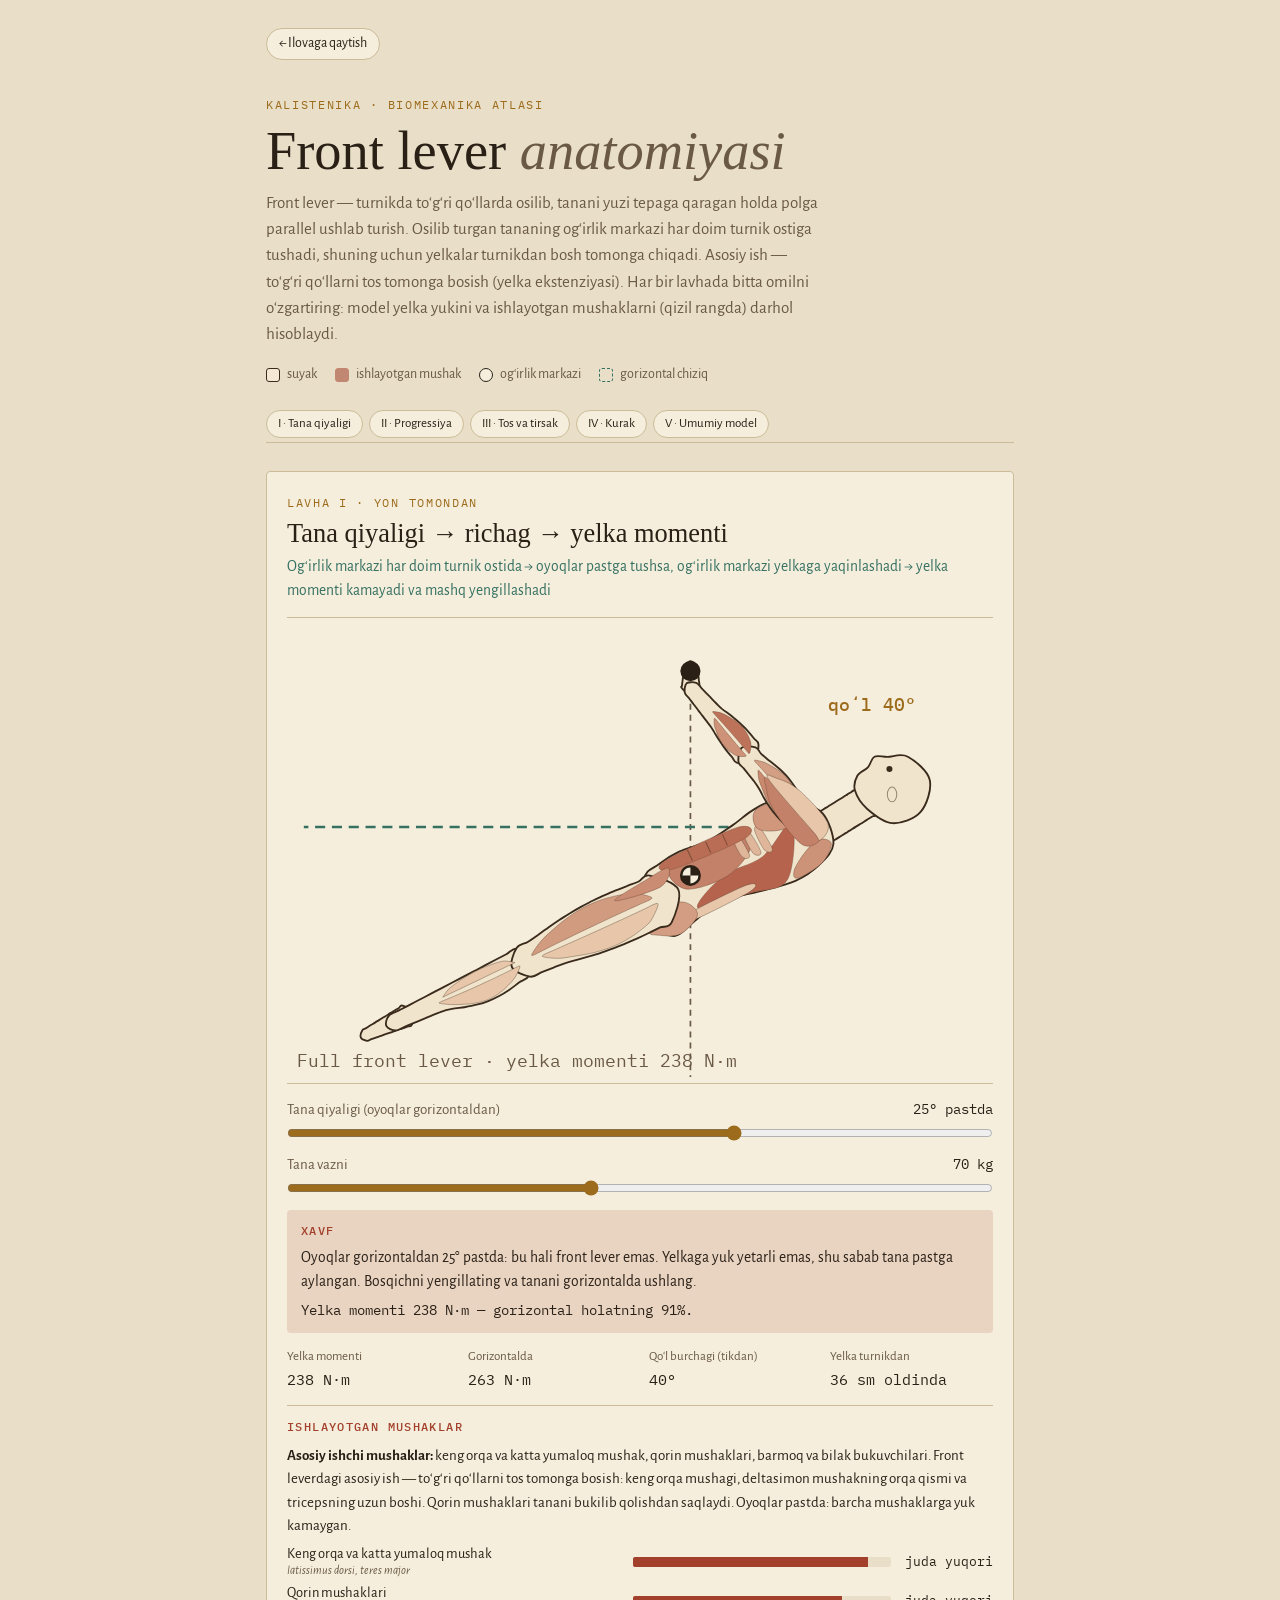
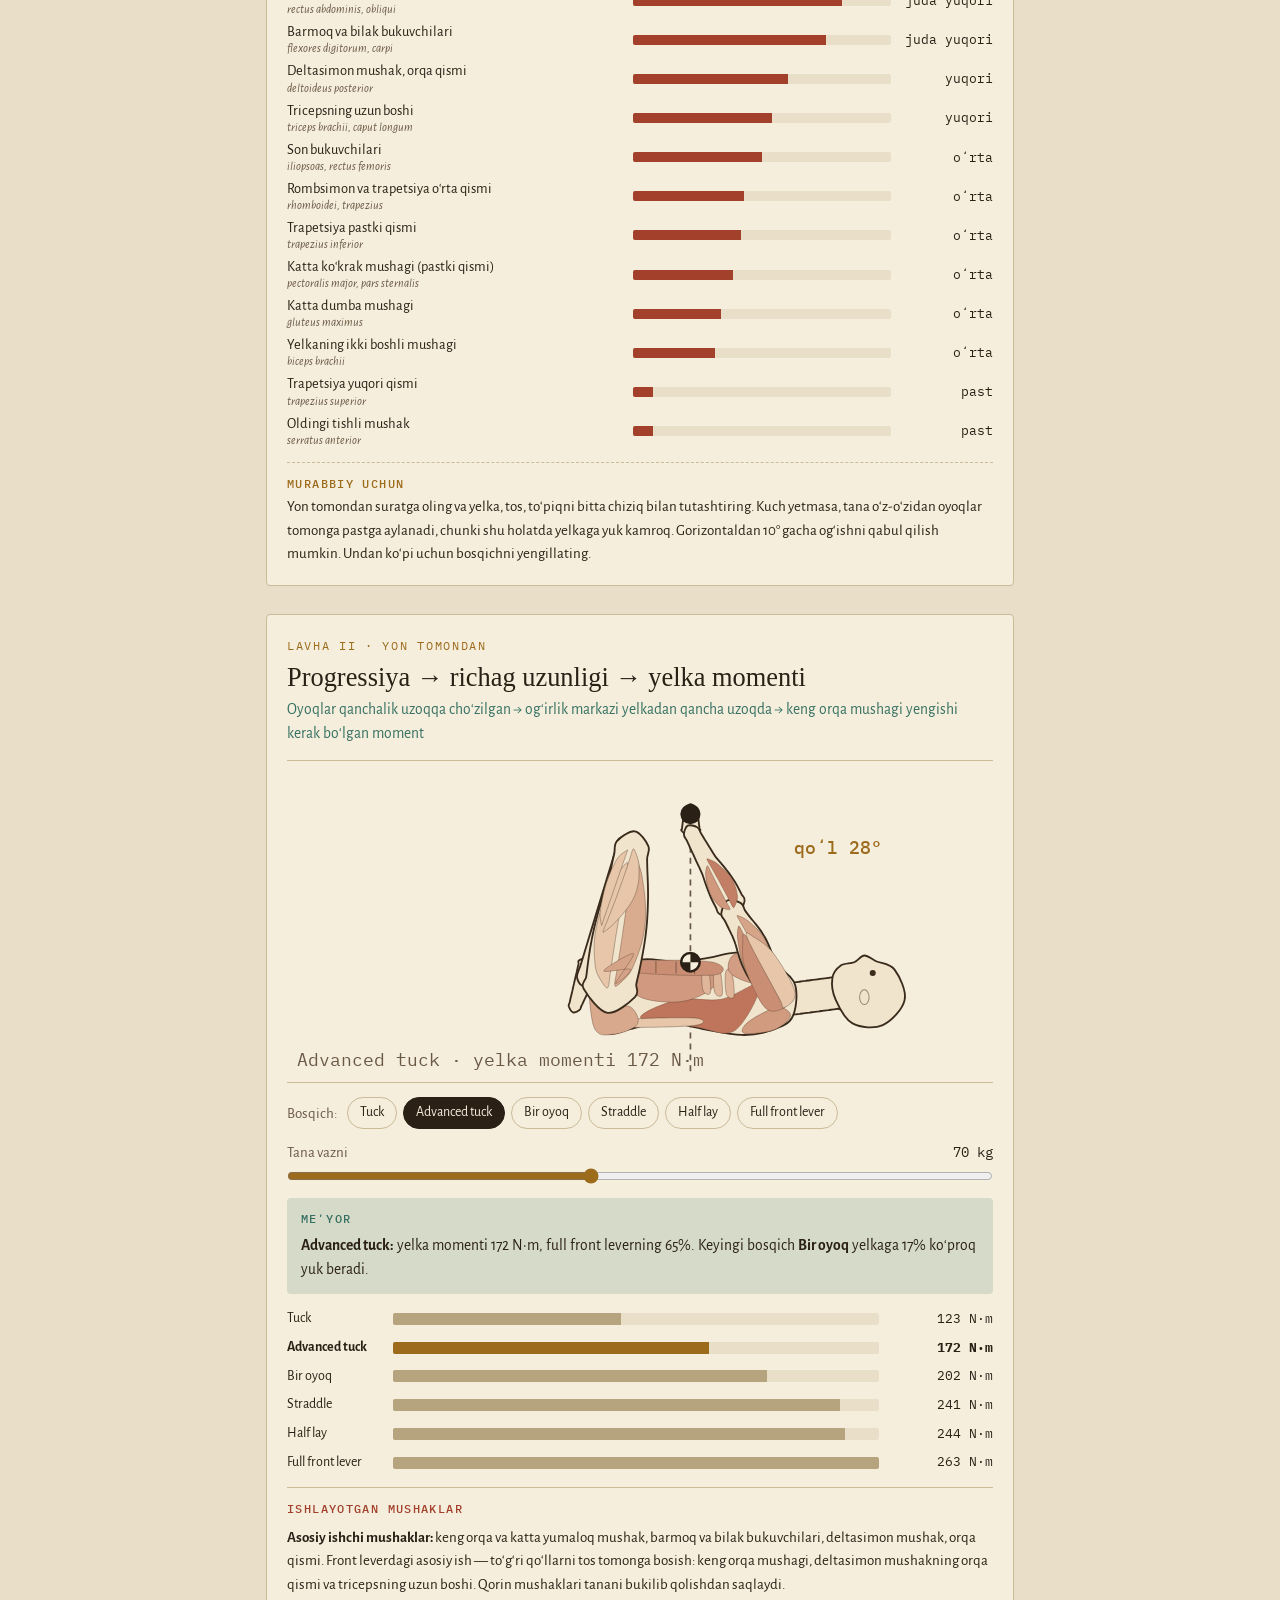
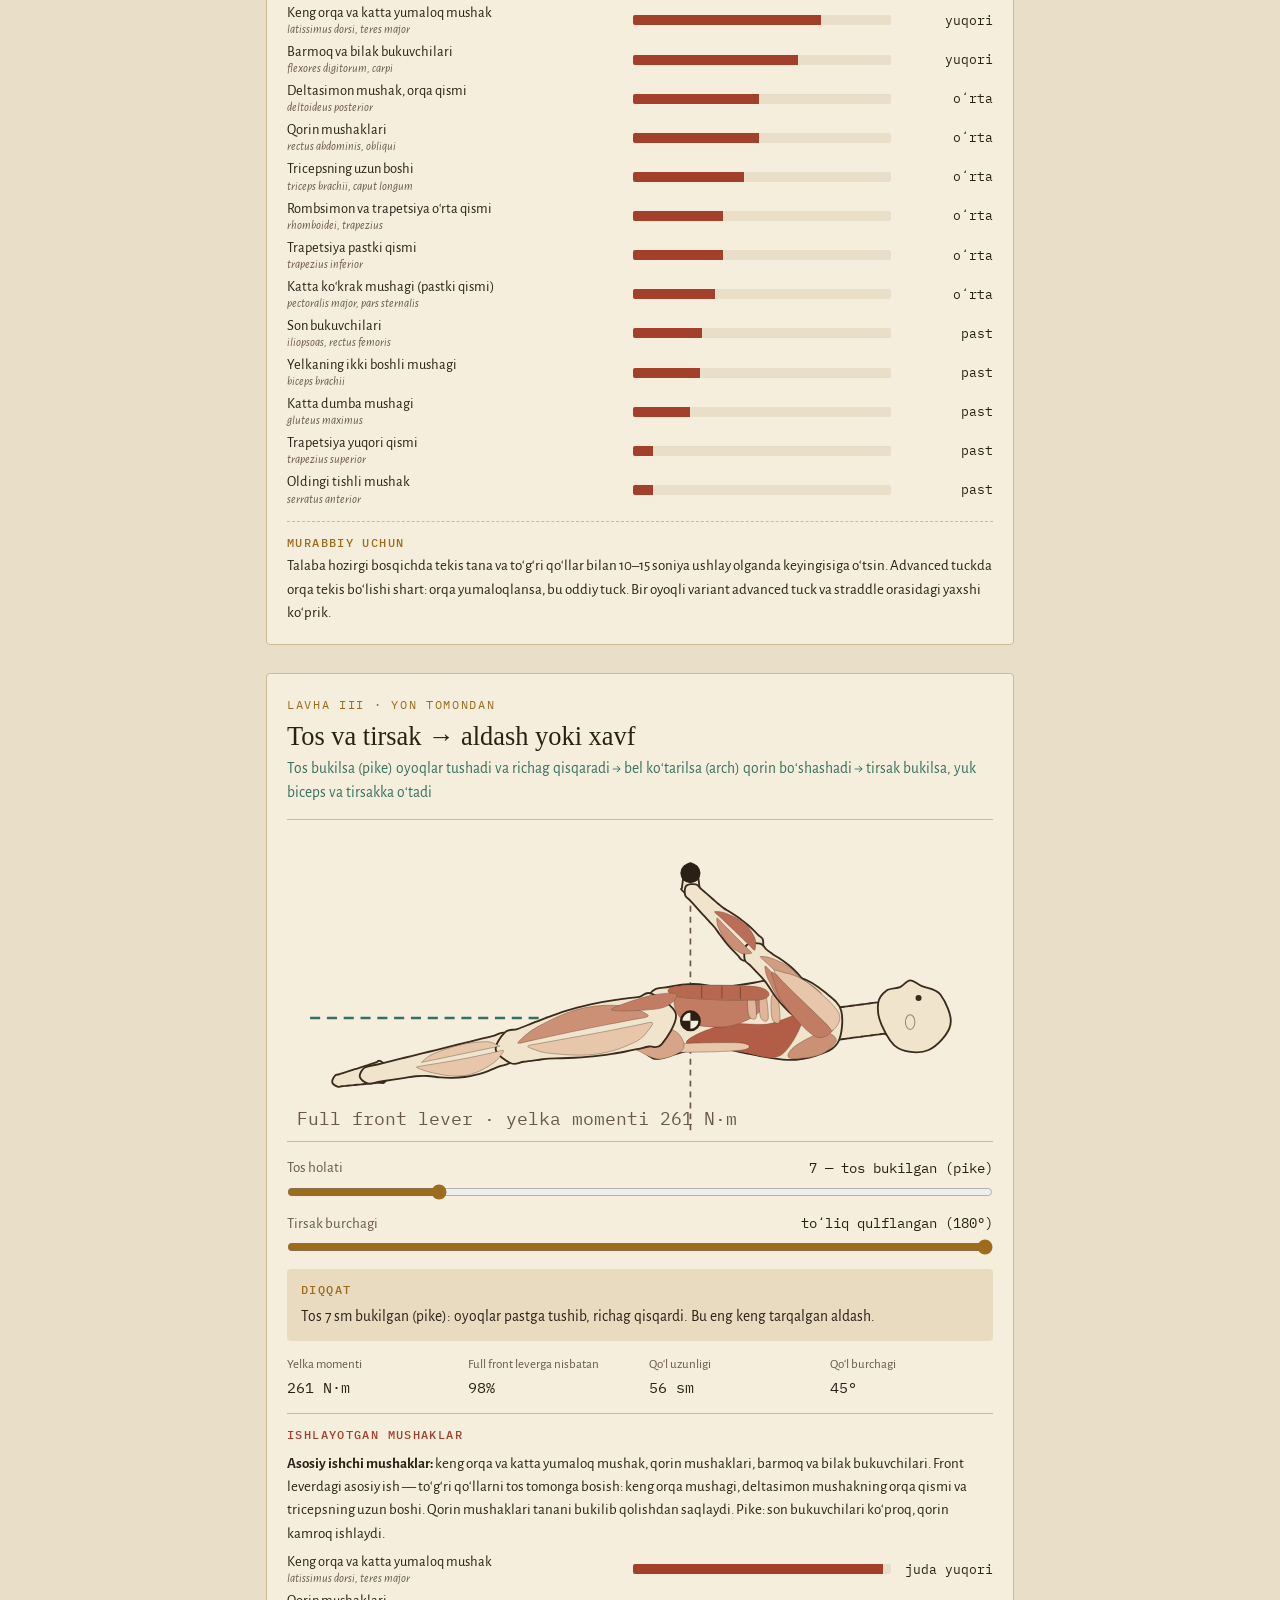
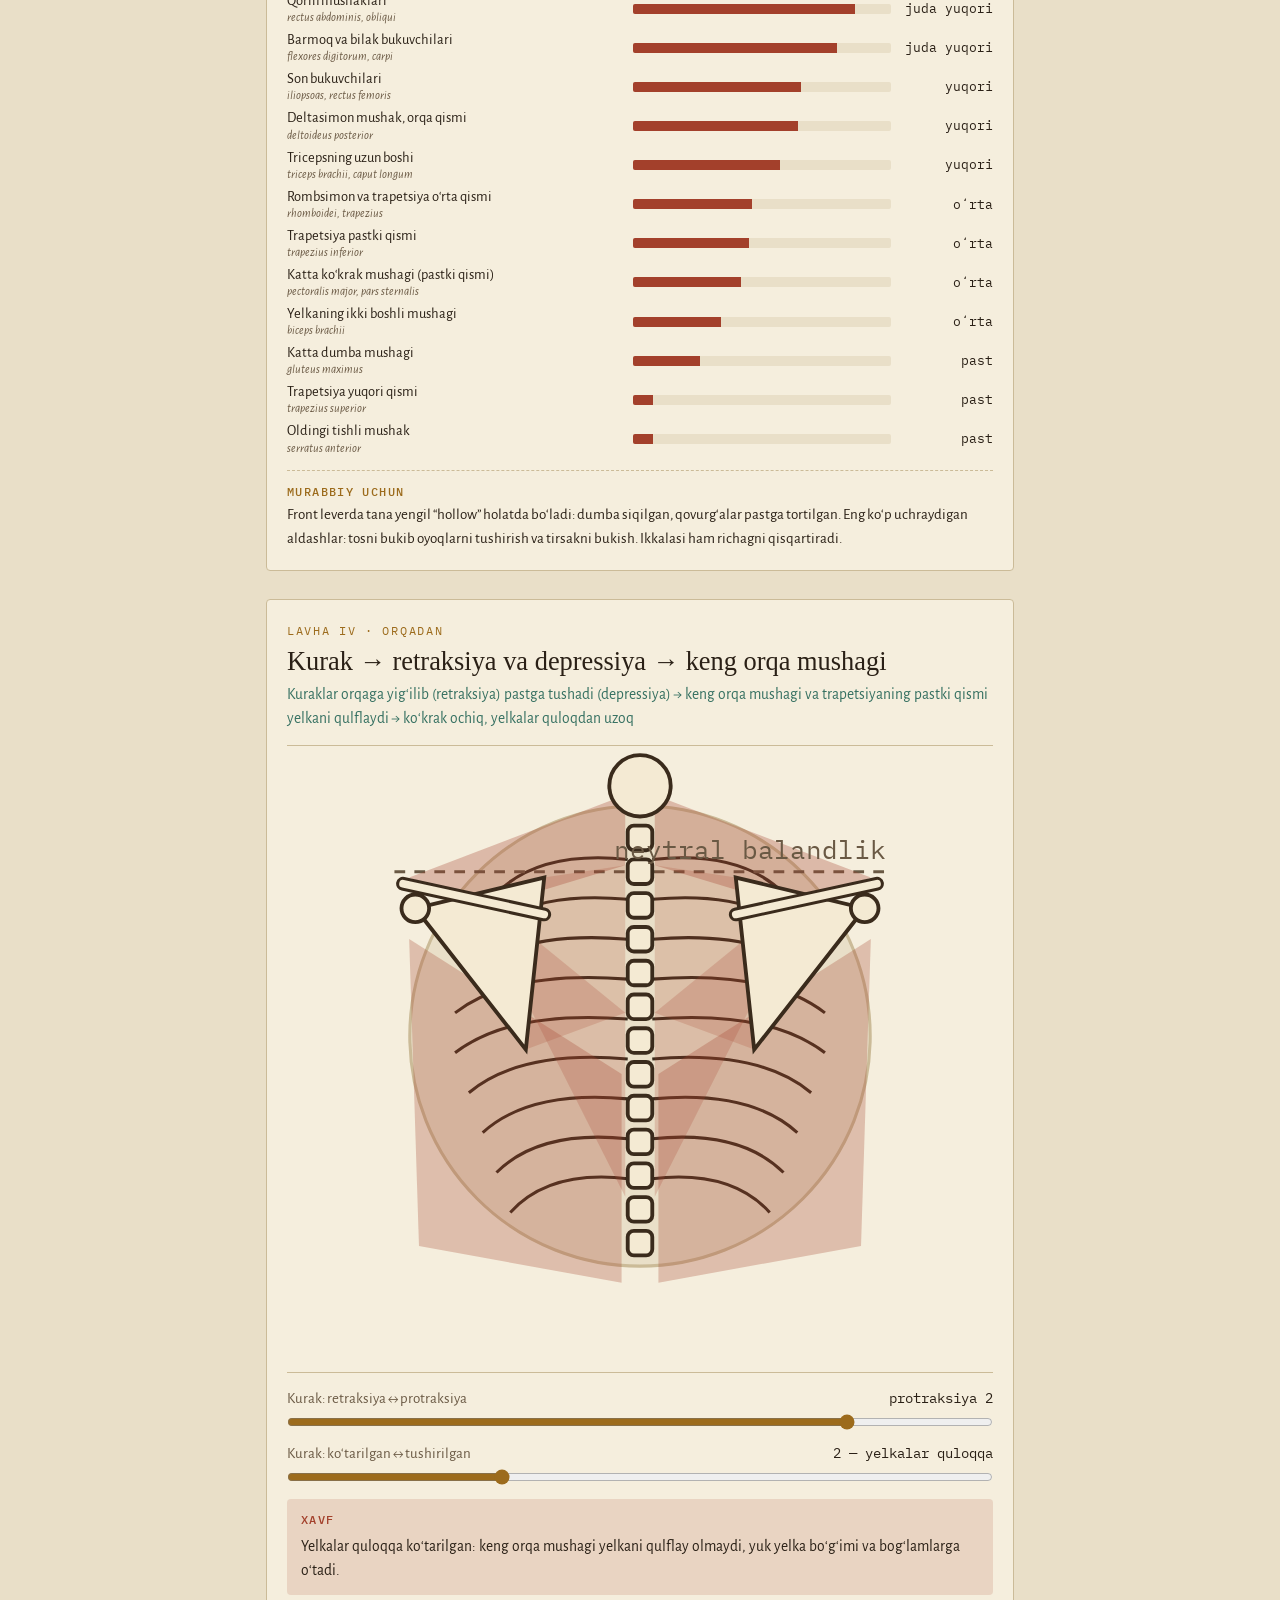
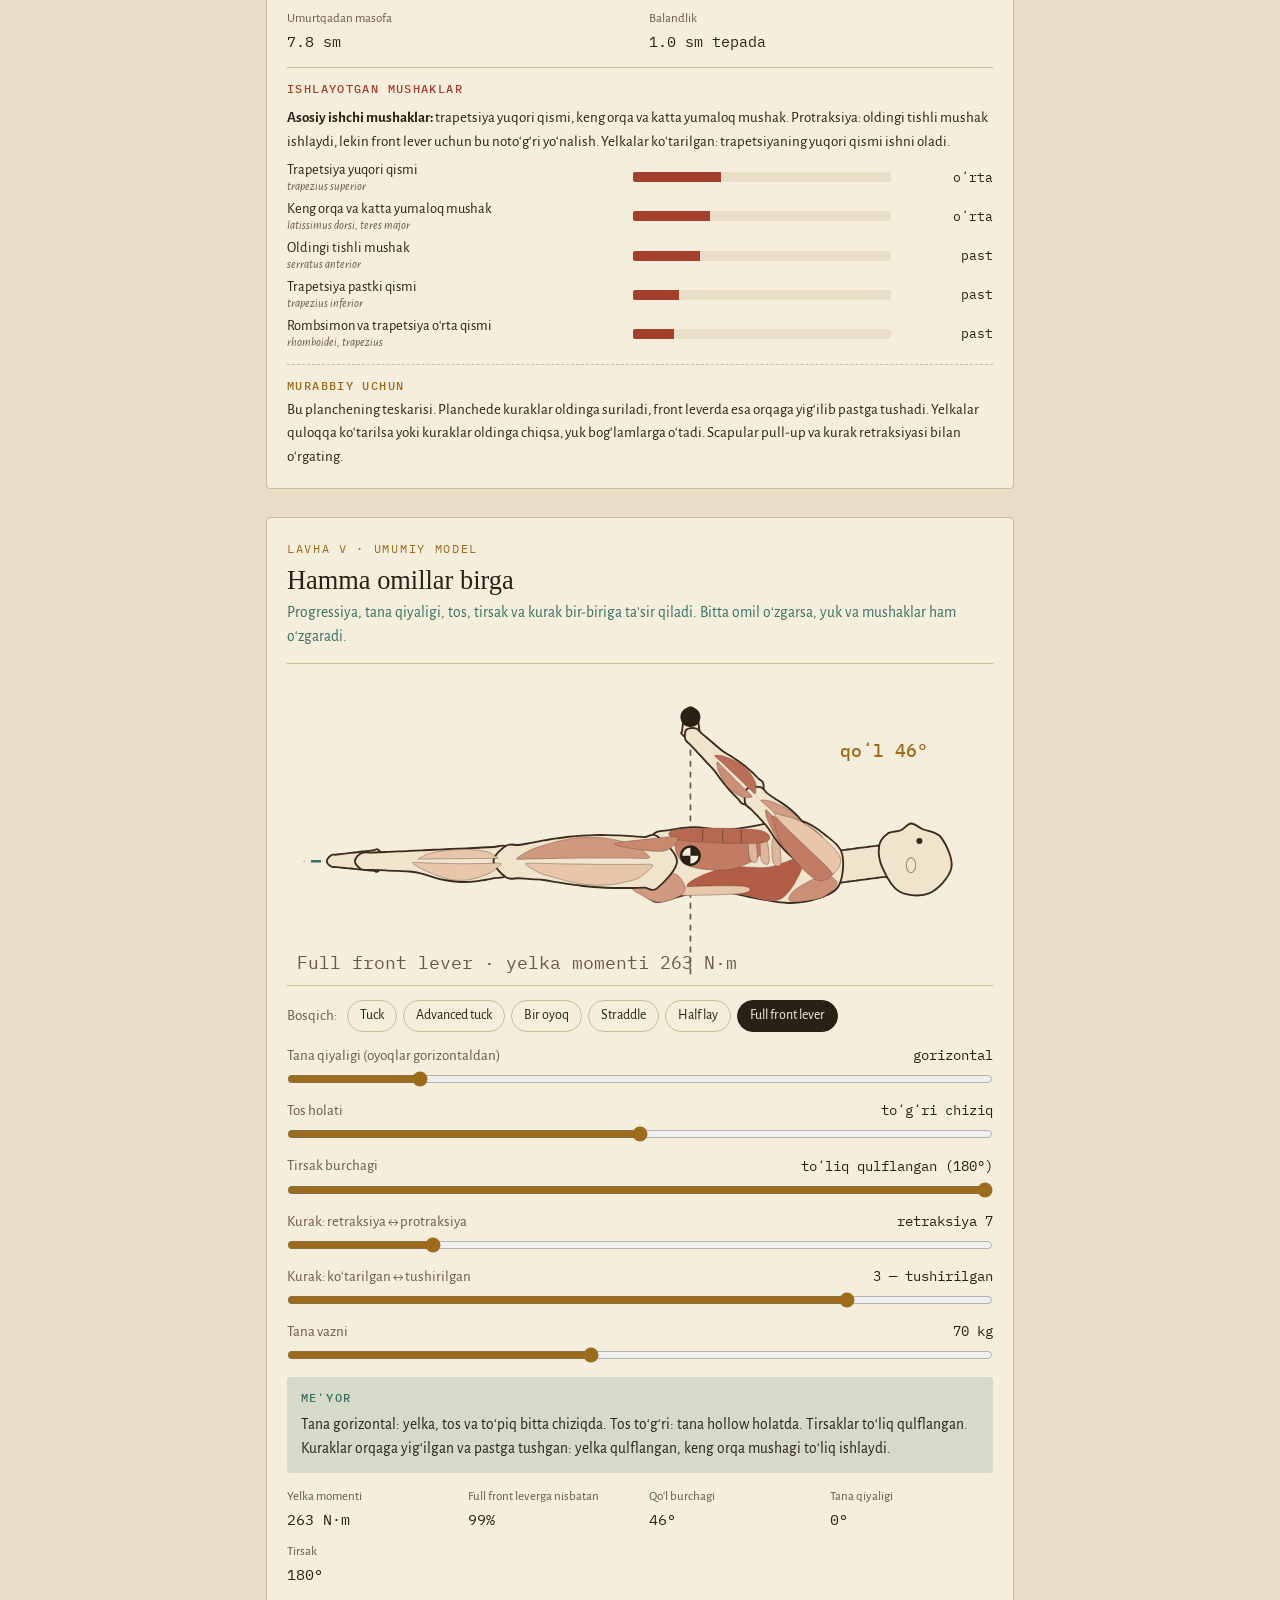
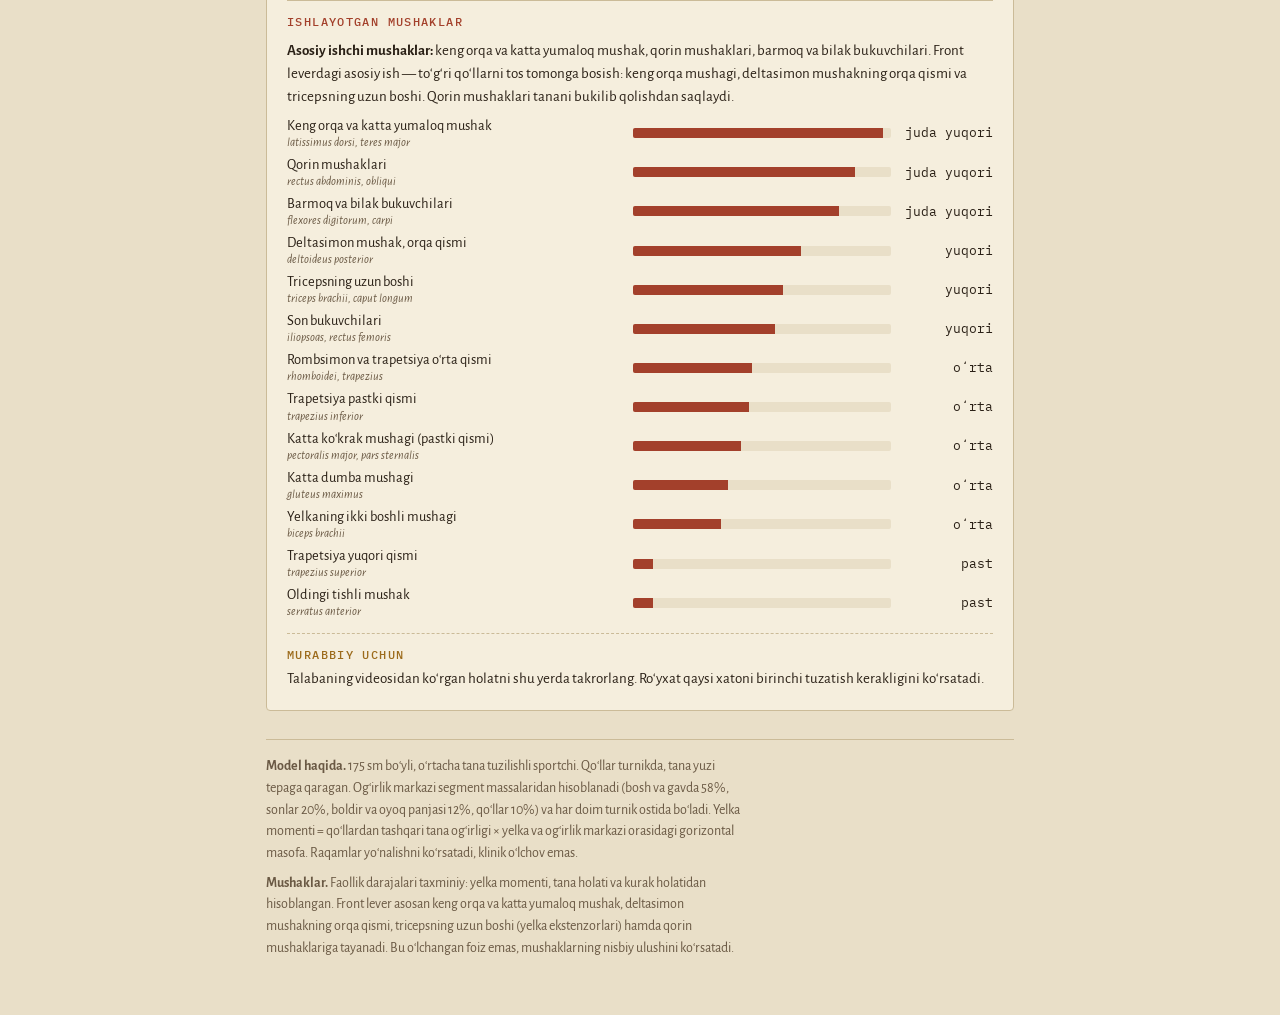
<file: technique/front-lever.html>
<!doctype html>
<html lang="uz">
<head>
<meta charset="utf-8">
<meta name="viewport" content="width=device-width, initial-scale=1, viewport-fit=cover">
<script>try{var t=localStorage.getItem('cc-theme');if(t==='light'||t==='dark')document.documentElement.setAttribute('data-theme',t);}catch(e){}</script>
<style>:root{color-scheme:light}body{margin:0;font:14px system-ui,sans-serif}img{max-width:100%}[hidden]{display:none!important}
.backlink{align-self:flex-start;font-size:14px;color:var(--ink);text-decoration:none;border:1px solid var(--rule);border-radius:999px;padding:4px 12px;background:var(--plate)}
.backlink:focus-visible{outline:2px solid var(--ochre);outline-offset:2px}</style>
<title>Front Lever Anatomiyasi</title>
<meta name="claude:viewport-fit-sides" content="cover">
<link rel="preconnect" href="https://fonts.googleapis.com">
<link rel="preconnect" href="https://fonts.gstatic.com" crossorigin>
<link rel="stylesheet" href="https://fonts.googleapis.com/css2?family=IM+Fell+English:ital@0;1&family=Alegreya+Sans:ital,wght@0,400;0,500;0,700;1,400&family=IBM+Plex+Mono:wght@400;500&display=swap">
<style>
/* Layout: a single column of numbered anatomical plates (atlas "lavha"), each = figure + sliders + verdict + coach note */
:root{
  --paper:#e9dfc8; --plate:#f5eedd; --ink:#2a2016; --ink-soft:#6a5944; --rule:#cbbb98;
  --bone:#f4ead3; --bone-line:#3a2b1c; --rust:#a3402b; --rust-wash:rgba(163,64,43,.15);
  --verd:#357061; --verd-wash:rgba(53,112,97,.16); --ochre:#9c6b1c; --ochre-wash:rgba(156,107,28,.15);
  --hatch:#b6a47f;
  --f-display:"IM Fell English", Georgia, "Times New Roman", serif;
  --f-body:"Alegreya Sans", "Segoe UI", system-ui, sans-serif;
  --f-mono:"IBM Plex Mono", ui-monospace, Menlo, monospace;
}
@media (prefers-color-scheme: dark){:root:not([data-theme="light"]){
  --paper:#1b1610; --plate:#262017; --ink:#efe4cc; --ink-soft:#b2a183; --rule:#463a2a;
  --bone:#e8dcc1; --bone-line:#120d08; --rust:#de7a5e; --rust-wash:rgba(222,122,94,.17);
  --verd:#6fb9a1; --verd-wash:rgba(111,185,161,.15); --ochre:#d9a54c; --ochre-wash:rgba(217,165,76,.15);
  --hatch:#5a4c38; color-scheme:dark }}
:root[data-theme="dark"]{
  --paper:#1b1610; --plate:#262017; --ink:#efe4cc; --ink-soft:#b2a183; --rule:#463a2a;
  --bone:#e8dcc1; --bone-line:#120d08; --rust:#de7a5e; --rust-wash:rgba(222,122,94,.17);
  --verd:#6fb9a1; --verd-wash:rgba(111,185,161,.15); --ochre:#d9a54c; --ochre-wash:rgba(217,165,76,.15);
  --hatch:#5a4c38; color-scheme:dark }

*{box-sizing:border-box}
body{background:var(--paper);color:var(--ink);font-family:var(--f-body);font-size:17px;line-height:1.55}
.wrap{max-width:780px;margin:0 auto;padding-block:28px 56px;
  padding-left:max(16px, env(safe-area-inset-left, 0px));padding-right:max(16px, env(safe-area-inset-right, 0px));
  display:flex;flex-direction:column;gap:28px}
header{display:flex;flex-direction:column;gap:10px;padding-block:8px 4px;border-bottom:1px solid var(--rule)}
.eyebrow{font-family:var(--f-mono);font-size:12px;letter-spacing:.14em;text-transform:uppercase;color:var(--ochre)}
h1{font-family:var(--f-display);font-weight:400;font-size:clamp(2.3rem,7vw,3.4rem);line-height:1.02;margin:0;text-wrap:balance}
h1 em{font-style:italic;color:var(--ink-soft)}
.lead{margin:0;max-width:62ch;color:var(--ink-soft)}
.legend{display:flex;flex-wrap:wrap;gap:8px 18px;font-size:14px;color:var(--ink-soft);padding-block:6px 14px}
.legend span{display:inline-flex;align-items:center;gap:7px}
.sw{width:14px;height:14px;border-radius:3px;border:1px solid var(--bone-line);display:inline-block}
.toc{display:flex;flex-wrap:wrap;gap:6px}
.toc a{font-size:13px;color:var(--ink);text-decoration:none;border:1px solid var(--rule);border-radius:999px;padding:3px 11px;background:var(--plate)}
.toc a:hover,.toc a:focus-visible{border-color:var(--ink)}

.plate{background:var(--plate);border:1px solid var(--rule);border-radius:4px;padding:22px 20px 20px;display:flex;flex-direction:column;gap:14px;scroll-margin-top:16px}
.plate-head{display:flex;flex-direction:column;gap:6px}
.num{font-family:var(--f-mono);font-size:12px;letter-spacing:.14em;text-transform:uppercase;color:var(--ochre)}
h2{font-family:var(--f-display);font-weight:400;font-size:1.65rem;line-height:1.15;margin:0;text-wrap:balance}
.chain{margin:0;color:var(--verd);font-size:15.5px}
.fig{border-top:1px solid var(--rule);border-bottom:1px solid var(--rule);padding-block:6px;overflow:hidden}
.fig svg{display:block;width:100%;height:auto}
.ctls{display:flex;flex-direction:column;gap:12px}
.ctl{display:grid;grid-template-columns:minmax(0,1fr) auto;gap:2px 12px;align-items:center}
.ctl label{font-size:15px;color:var(--ink-soft)}
.ctl output{font-family:var(--f-mono);font-size:13.5px;font-variant-numeric:tabular-nums;text-align:right;color:var(--ink)}
.ctl input{grid-column:1 / -1;width:100%;accent-color:var(--ochre);margin:2px 0 0}
.chips{display:flex;flex-wrap:wrap;gap:6px;align-items:center}
.chips .cap{font-size:15px;color:var(--ink-soft);margin-right:4px}
.chip{font:inherit;font-size:14px;color:var(--ink);background:transparent;border:1px solid var(--rule);border-radius:999px;padding:4px 12px;cursor:pointer}
.chip[aria-pressed="true"]{background:var(--ink);color:var(--plate);border-color:var(--ink)}
.chip:focus-visible,.play:focus-visible,input:focus-visible{outline:2px solid var(--ochre);outline-offset:2px}
.play{font:inherit;font-size:14.5px;font-weight:500;align-self:flex-start;background:var(--ink);color:var(--plate);border:0;border-radius:999px;padding:7px 16px;cursor:pointer}
.verdict{border-radius:4px;padding:12px 14px;font-size:15.5px;display:flex;flex-direction:column;gap:6px}
.verdict .tag{font-family:var(--f-mono);font-size:11.5px;letter-spacing:.12em;text-transform:uppercase;font-weight:500}
.verdict p{margin:0}
.verdict ul{margin:0;padding-left:18px;display:flex;flex-direction:column;gap:4px}
.v-ok{background:var(--verd-wash)} .v-ok .tag{color:var(--verd)}
.v-warn{background:var(--ochre-wash)} .v-warn .tag{color:var(--ochre)}
.v-bad{background:var(--rust-wash)} .v-bad .tag{color:var(--rust)}
.reads{display:grid;grid-template-columns:repeat(auto-fit,minmax(150px,1fr));gap:10px 18px;margin:0}
.reads div{display:flex;flex-direction:column;gap:1px;min-width:0}
.reads dt{font-size:13px;color:var(--ink-soft)}
.reads dd{margin:0;font-family:var(--f-mono);font-size:15px;font-variant-numeric:tabular-nums}
.coach{margin:0;font-size:15px;border-top:1px dashed var(--rule);padding-top:12px;color:var(--ink)}
.coach b{font-family:var(--f-mono);font-size:11.5px;letter-spacing:.12em;text-transform:uppercase;color:var(--ochre);font-weight:500;display:block;margin-bottom:3px}
.bars{display:flex;flex-direction:column;gap:7px}
.bar{display:grid;grid-template-columns:96px minmax(0,1fr) 104px;gap:10px;align-items:center;font-size:14px}
.bar .track{height:12px;background:var(--paper);border-radius:2px;overflow:hidden}
.bar .fill{height:100%;background:var(--hatch)}
.bar.on .fill{background:var(--ochre)}
.bar.on{font-weight:700}
.bar .kg{font-family:var(--f-mono);font-size:13px;text-align:right;font-variant-numeric:tabular-nums}
footer{font-size:14px;color:var(--ink-soft);display:flex;flex-direction:column;gap:8px;border-top:1px solid var(--rule);padding-top:16px}
footer p{margin:0;max-width:68ch}
footer a{color:var(--ink)}

/* svg classes */
.bo{stroke:var(--bone-line);stroke-linecap:round;fill:none}
.bf{stroke:var(--bone);stroke-linecap:round;fill:none}
.bfill{fill:var(--bone);stroke:var(--bone-line);stroke-width:2.5}
.jt{fill:var(--bone);stroke:var(--bone-line);stroke-width:2.5}
.hl{stroke:var(--hatch);stroke-width:2}
.gl{stroke:var(--ink);stroke-width:2.5}
.boxr{fill:var(--plate);stroke:var(--ink);stroke-width:2.5}
.lbl{fill:var(--ink-soft);font-family:var(--f-mono);font-size:21px}
.lbl-s{fill:var(--ink-soft);font-family:var(--f-mono);font-size:17px}
.lbl-b{fill:var(--ink);font-family:var(--f-mono);font-size:22px;font-weight:500}
.t-ok{fill:var(--verd)} .t-warn{fill:var(--ochre)} .t-bad{fill:var(--rust)}
.z-ok{fill:var(--verd-wash)} .z-warn{fill:var(--ochre-wash)} .z-bad{fill:var(--rust-wash)}
.s-ok{stroke:var(--verd)} .s-warn{stroke:var(--ochre)} .s-bad{stroke:var(--rust)}
.dash{stroke:var(--ink-soft);stroke-width:2;stroke-dasharray:7 6;fill:none}
.ideal{stroke:var(--verd);stroke-width:3;stroke-dasharray:12 8;fill:none}
.arm{stroke:var(--rust);stroke-width:6;stroke-linecap:round}
.force{stroke:var(--ochre);stroke-width:4;fill:none}
.forcehead{fill:var(--ochre)}
.socket{fill:var(--bone-line)}
.rib{stroke:var(--bone-line);stroke-width:2;fill:none}
.wing{fill:var(--rust-wash);stroke:var(--rust);stroke-width:3}
@media (max-width:480px){ body{font-size:16px} .plate{padding:18px 14px 16px} .bar{grid-template-columns:82px minmax(0,1fr) 96px} }
@media (prefers-reduced-motion: reduce){ *{scroll-behavior:auto} }

.musc{display:flex;flex-direction:column;gap:8px;border-top:1px solid var(--rule);padding-top:12px}
.musc h3{margin:0;font-family:var(--f-mono);font-size:11.5px;letter-spacing:.12em;text-transform:uppercase;color:var(--rust);font-weight:500}
.mnote{margin:0;font-size:15px}
.mlist{display:flex;flex-direction:column;gap:6px}
.mrow{display:grid;grid-template-columns:minmax(0,1.3fr) minmax(0,1fr) 92px;gap:10px;align-items:center;font-size:14.5px}
.mrow .mn{min-width:0;line-height:1.25}
.mrow .mn i{display:block;font-size:12px;color:var(--ink-soft)}
.mrow .track{height:10px;background:var(--paper);border-radius:2px;overflow:hidden}
.mrow .fill{display:block;height:100%;background:var(--rust);transition:width .15s}
.mrow .lv{font-family:var(--f-mono);font-size:12.5px;text-align:right}
.mus{fill:var(--rust)}
@media (max-width:480px){.mrow{grid-template-columns:minmax(0,1fr) 70px;}.mrow .lv{grid-column:2;grid-row:1}.mrow .track{grid-column:1 / -1}}
.btn-s{font:inherit;font-size:14px;align-self:flex-start;background:transparent;color:var(--ink);border:1px solid var(--ink);border-radius:999px;padding:5px 14px;cursor:pointer}
.btn-s:focus-visible{outline:2px solid var(--ochre);outline-offset:2px}
.com{fill:var(--plate);stroke:var(--ink);stroke-width:3}
.base-ok{fill:var(--verd-wash);stroke:var(--verd);stroke-width:2}
:root{--skin:#f1e4cc;--skin-far:#e2d1b2;--mus:#e7c6a9;--af-line:#3a2b1c}
@media (prefers-color-scheme: dark){:root:not([data-theme="light"]){--skin:#5b4a39;--skin-far:#43372b;--mus:#7b5d48;--af-line:#e3d4b6}}
:root[data-theme="dark"]{--skin:#5b4a39;--skin-far:#43372b;--mus:#7b5d48;--af-line:#e3d4b6}
.af-skin{fill:var(--skin);stroke:var(--af-line);stroke-width:2.2;stroke-linejoin:round}
.af-far{fill:var(--skin-far);stroke:var(--af-line);stroke-width:1.6;stroke-linejoin:round}
.af-mus{fill:var(--mus);stroke:var(--af-line);stroke-width:1;stroke-opacity:.4;stroke-linejoin:round}
.af-hot{fill:var(--rust);stroke:none;pointer-events:none}
.af-detail{stroke:var(--af-line);stroke-width:1.2;stroke-opacity:.5;fill:none}
.af-detail-fill{fill:var(--af-line)}
</style>

</head>
<body>
<div class="wrap">
<a class="backlink" href="../#technique">← Ilovaga qaytish</a>
<header>
  <div class="eyebrow">Kalistenika · Biomexanika atlasi</div>
  <h1>Front lever <em>anatomiyasi</em></h1>
  <p class="lead">Front lever — turnikda toʻgʻri qoʻllarda osilib, tanani yuzi tepaga qaragan holda polga parallel ushlab turish. Osilib turgan tananing ogʻirlik markazi har doim turnik ostiga tushadi, shuning uchun yelkalar turnikdan bosh tomonga chiqadi. Asosiy ish — toʻgʻri qoʻllarni tos tomonga bosish (yelka ekstenziyasi). Har bir lavhada bitta omilni oʻzgartiring: model yelka yukini va ishlayotgan mushaklarni (qizil rangda) darhol hisoblaydi.</p>
  <div class="legend">
    <span><i class="sw" style="background:var(--bone)"></i>suyak</span>
    <span><i class="sw" style="background:var(--rust);opacity:.55;border-color:var(--rust)"></i>ishlayotgan mushak</span>
    <span><i class="sw" style="background:var(--plate);border-color:var(--ink);border-radius:50%"></i>ogʻirlik markazi</span>
    <span><i class="sw" style="background:transparent;border-color:var(--verd);border-style:dashed"></i>gorizontal chiziq</span>
  </div>
  <nav class="toc" aria-label="Lavhalar">
    <a href="#lavha-1">I · Tana qiyaligi</a><a href="#lavha-2">II · Progressiya</a><a href="#lavha-3">III · Tos va tirsak</a><a href="#lavha-4">IV · Kurak</a><a href="#lavha-5">V · Umumiy model</a>
  </nav>
</header>

<section class="plate" id="lavha-1">
  <div class="plate-head"><div class="num">Lavha I · yon tomondan</div>
    <h2>Tana qiyaligi → richag → yelka momenti</h2>
    <p class="chain">Ogʻirlik markazi har doim turnik ostida → oyoqlar pastga tushsa, ogʻirlik markazi yelkaga yaqinlashadi → yelka momenti kamayadi va mashq yengillashadi</p></div>
  <div class="fig"></div><div class="ctls"></div><div class="verdict"></div><dl class="reads"></dl><div class="musc"></div>
  <p class="coach"><b>Murabbiy uchun</b>Yon tomondan suratga oling va yelka, tos, toʻpiqni bitta chiziq bilan tutashtiring. Kuch yetmasa, tana oʻz-oʻzidan oyoqlar tomonga pastga aylanadi, chunki shu holatda yelkaga yuk kamroq. Gorizontaldan 10° gacha ogʻishni qabul qilish mumkin. Undan koʻpi uchun bosqichni yengillating.</p>
</section>

<section class="plate" id="lavha-2">
  <div class="plate-head"><div class="num">Lavha II · yon tomondan</div>
    <h2>Progressiya → richag uzunligi → yelka momenti</h2>
    <p class="chain">Oyoqlar qanchalik uzoqqa choʻzilgan → ogʻirlik markazi yelkadan qancha uzoqda → keng orqa mushagi yengishi kerak boʻlgan moment</p></div>
  <div class="fig"></div><div class="ctls"></div><div class="verdict"></div><div class="bars" aria-label="Progressiya boʻyicha yelka momenti"></div><div class="musc"></div>
  <p class="coach"><b>Murabbiy uchun</b>Talaba hozirgi bosqichda tekis tana va toʻgʻri qoʻllar bilan 10–15 soniya ushlay olganda keyingisiga oʻtsin. Advanced tuckda orqa tekis boʻlishi shart: orqa yumaloqlansa, bu oddiy tuck. Bir oyoqli variant advanced tuck va straddle orasidagi yaxshi koʻprik.</p>
</section>

<section class="plate" id="lavha-3">
  <div class="plate-head"><div class="num">Lavha III · yon tomondan</div>
    <h2>Tos va tirsak → aldash yoki xavf</h2>
    <p class="chain">Tos bukilsa (pike) oyoqlar tushadi va richag qisqaradi → bel koʻtarilsa (arch) qorin boʻshashadi → tirsak bukilsa, yuk biceps va tirsakka oʻtadi</p></div>
  <div class="fig"></div><div class="ctls"></div><div class="verdict"></div><dl class="reads"></dl><div class="musc"></div>
  <p class="coach"><b>Murabbiy uchun</b>Front leverda tana yengil “hollow” holatda boʻladi: dumba siqilgan, qovurgʻalar pastga tortilgan. Eng koʻp uchraydigan aldashlar: tosni bukib oyoqlarni tushirish va tirsakni bukish. Ikkalasi ham richagni qisqartiradi.</p>
</section>

<section class="plate" id="lavha-4">
  <div class="plate-head"><div class="num">Lavha IV · orqadan</div>
    <h2>Kurak → retraksiya va depressiya → keng orqa mushagi</h2>
    <p class="chain">Kuraklar orqaga yigʻilib (retraksiya) pastga tushadi (depressiya) → keng orqa mushagi va trapetsiyaning pastki qismi yelkani qulflaydi → koʻkrak ochiq, yelkalar quloqdan uzoq</p></div>
  <div class="fig"></div><div class="ctls"></div><div class="verdict"></div><dl class="reads"></dl><div class="musc"></div>
  <p class="coach"><b>Murabbiy uchun</b>Bu planchening teskarisi. Planchede kuraklar oldinga suriladi, front leverda esa orqaga yigʻilib pastga tushadi. Yelkalar quloqqa koʻtarilsa yoki kuraklar oldinga chiqsa, yuk bogʻlamlarga oʻtadi. Scapular pull-up va kurak retraksiyasi bilan oʻrgating.</p>
</section>

<section class="plate" id="lavha-5">
  <div class="plate-head"><div class="num">Lavha V · umumiy model</div>
    <h2>Hamma omillar birga</h2>
    <p class="chain">Progressiya, tana qiyaligi, tos, tirsak va kurak bir-biriga taʼsir qiladi. Bitta omil oʻzgarsa, yuk va mushaklar ham oʻzgaradi.</p></div>
  <div class="fig"></div><div class="ctls"></div><div class="verdict"></div><dl class="reads"></dl><div class="musc"></div>
  <p class="coach"><b>Murabbiy uchun</b>Talabaning videosidan koʻrgan holatni shu yerda takrorlang. Roʻyxat qaysi xatoni birinchi tuzatish kerakligini koʻrsatadi.</p>
</section>

<footer>
  <p><b>Model haqida.</b> 175 sm boʻyli, oʻrtacha tana tuzilishli sportchi. Qoʻllar turnikda, tana yuzi tepaga qaragan. Ogʻirlik markazi segment massalaridan hisoblanadi (bosh va gavda 58%, sonlar 20%, boldir va oyoq panjasi 12%, qoʻllar 10%) va har doim turnik ostida boʻladi. Yelka momenti = qoʻllardan tashqari tana ogʻirligi × yelka va ogʻirlik markazi orasidagi gorizontal masofa. Raqamlar yoʻnalishni koʻrsatadi, klinik oʻlchov emas.</p>
  <p><b>Mushaklar.</b> Faollik darajalari taxminiy: yelka momenti, tana holati va kurak holatidan hisoblangan. Front lever asosan keng orqa va katta yumaloq mushak, deltasimon mushakning orqa qismi, tricepsning uzun boshi (yelka ekstenzorlari) hamda qorin mushaklariga tayanadi. Bu oʻlchangan foiz emas, mushaklarning nisbiy ulushini koʻrsatadi.</p>
</footer>
</div>

<script>
/* Anatomical figure renderer for the technique atlas.
 * Draws a body outline with muscle shapes over it, side view or back view, as an SVG string.
 * All input points are SCREEN coordinates (px, y down); s = pixels per metre.
 * Colours come from CSS classes: af-skin, af-far, af-mus, af-line, af-hot (see the page styles).
 * act: muscle activation 0..100 by name (pec, adelt, pdelt, bic, tri, fore, lat, trap, serr,
 *      abs, glute, erect, hipf, quad, ham, calf). Missing names are drawn as resting muscle. */
(function (root) {
  const add = (a, b, k = 1) => [a[0] + b[0] * k, a[1] + b[1] * k];
  const sub = (a, b) => [a[0] - b[0], a[1] - b[1]];
  const len = (a) => Math.hypot(a[0], a[1]);
  const norm = (a) => { const l = len(a) || 1; return [a[0] / l, a[1] / l]; };
  const dot = (a, b) => a[0] * b[0] + a[1] * b[1];
  const lerp = (a, b, t) => [a[0] + (b[0] - a[0]) * t, a[1] + (b[1] - a[1]) * t];
  const r90 = (v, s) => (s > 0 ? [-v[1], v[0]] : [v[1], -v[0]]);
  const f = (p) => `${p[0].toFixed(1)},${p[1].toFixed(1)}`;
  const bump = (t, a, b) => (t <= a || t >= b ? 0 : Math.sin(Math.PI * (t - a) / (b - a)));

  // closed smooth path through points (Catmull-Rom → Bézier)
  function smooth(pts) {
    const n = pts.length; let d = `M${f(pts[0])}`;
    for (let i = 0; i < n; i++) {
      const p0 = pts[(i - 1 + n) % n], p1 = pts[i], p2 = pts[(i + 1) % n], p3 = pts[(i + 2) % n];
      const c1 = [p1[0] + (p2[0] - p0[0]) / 6, p1[1] + (p2[1] - p0[1]) / 6];
      const c2 = [p2[0] - (p3[0] - p1[0]) / 6, p2[1] - (p3[1] - p1[1]) / 6];
      d += `C${f(c1)} ${f(c2)} ${f(p2)}`;
    }
    return d + 'Z';
  }
  const hot = (v) => (v > 0 ? (0.06 + 0.74 * Math.min(100, v) / 100).toFixed(2) : 0);
  function muscle(d, v, extra = '') {
    let s = `<path class="af-mus" d="${d}"${extra}/>`;
    if (v > 0) s += `<path class="af-hot" d="${d}" fill-opacity="${hot(v)}"/>`;
    return s;
  }

  // limb: A→B with anterior/posterior width profiles (metres); ant = unit vector to the anterior side
  function limbPts(A, B, ant, wa, wp, s, capA = 0.8, capB = 0.8) {
    const d = norm(sub(B, A)), L = len(sub(B, A)), N = 12, front = [], back = [];
    for (let i = 0; i <= N; i++) {
      const t = i / N, c = add(A, d, L * t);
      front.push(add(c, ant, wa(t) * s)); back.push(add(c, ant, -wp(t) * s));
    }
    const endB = add(B, d, Math.min(wa(1), wp(1)) * s * capB), endA = add(A, d, -Math.min(wa(0), wp(0)) * s * capA);
    return [...front, endB, ...back.reverse(), endA];
  }
  // a muscle belly lying on one side of a limb between t0 and t1
  function bellyPts(A, B, ant, side, w, t0, t1, s, inner = 0.12) {
    const d = norm(sub(B, A)), L = len(sub(B, A)), N = 10, o = [], inn = [];
    for (let i = 0; i <= N; i++) {
      const t = t0 + (t1 - t0) * i / N, c = add(A, d, L * t), k = Math.sin(Math.PI * i / N);
      o.push(add(c, ant, side * w(t) * s * (0.25 + 0.68 * Math.sqrt(k))));
      inn.push(add(c, ant, side * w(t) * s * inner));
    }
    return [...o, ...inn.reverse()];
  }

  const PROF = {
    upper: { wa: (t) => 0.040 - 0.008 * t + 0.012 * bump(t, 0.3, 0.88), wp: (t) => 0.044 - 0.010 * t + 0.012 * bump(t, 0.08, 0.7) },
    fore: { wa: (t) => 0.040 - 0.017 * t + 0.010 * bump(t, -0.1, 0.6), wp: (t) => 0.036 - 0.014 * t + 0.006 * bump(t, -0.1, 0.5) },
    thigh: { wa: (t) => 0.074 - 0.028 * t + 0.016 * bump(t, 0.08, 0.9), wp: (t) => 0.080 - 0.032 * t + 0.010 * bump(t, 0.05, 0.75) },
    shank: { wa: (t) => 0.044 - 0.020 * t, wp: (t) => 0.044 - 0.020 * t + 0.024 * bump(t, 0.02, 0.62) },
    neck: { wa: () => 0.045, wp: () => 0.050 },
    hand: { wa: (t) => 0.028 - 0.008 * t, wp: (t) => 0.026 - 0.008 * t },
    foot: { wa: (t) => 0.034 - 0.016 * t, wp: (t) => 0.030 - 0.014 * t }
  };

  function limb(A, B, ant, prof, s, cls) { return `<path class="${cls}" d="${smooth(limbPts(A, B, ant, prof.wa, prof.wp, s))}"/>`; }
  const anteriorOf = (dir, sg) => r90(dir, sg);

  // ---------------- side view ----------------
  function side(o) {
    const s = o.s, act = o.act || {}, A = (k) => act[k] || 0;
    const up = norm(o.up || sub(o.sh, o.hip));
    let fr = sub(o.front, [up[0] * dot(o.front, up), up[1] * dot(o.front, up)]); fr = norm(fr);
    // rotation sign that turns "down the body" into "front": used for every limb's anterior side
    const sg = dot(r90([-up[0], -up[1]], 1), fr) > 0 ? 1 : -1;
    const T = (a, b) => add(lerp(o.hip, o.sh, a), fr, b * s);
    let g = '';

    const legSet = (kn, an, toe, cls, withMus) => {
      let out = '';
      const tA = anteriorOf(norm(sub(kn, o.hip)), sg), sA = anteriorOf(norm(sub(an, kn)), sg);
      const heel = add(an, norm(sub(an, toe)), 0.05 * s);
      out += limb(heel, toe, anteriorOf(norm(sub(toe, heel)), sg), PROF.foot, s, cls);
      out += limb(kn, an, sA, PROF.shank, s, cls);
      out += limb(o.hip, kn, tA, PROF.thigh, s, cls);
      if (withMus) {
        out += muscle(smooth(bellyPts(o.hip, kn, tA, 1, PROF.thigh.wa, 0.06, 0.92, s)), A('quad'));
        out += muscle(smooth(bellyPts(o.hip, kn, tA, -1, PROF.thigh.wp, 0.04, 0.86, s)), A('ham'));
        out += muscle(smooth(bellyPts(kn, an, sA, -1, PROF.shank.wp, 0.04, 0.64, s)), A('calf'));
        out += muscle(smooth(bellyPts(kn, an, sA, 1, PROF.shank.wa, 0.06, 0.6, s, 0.2)), 0);
      }
      return out;
    };
    const armSet = (sh, el, wr, hand, cls, withMus) => {
      let out = '';
      const uA = anteriorOf(norm(sub(el, sh)), sg), fA = anteriorOf(norm(sub(wr, el)), sg);
      out += limb(wr, hand, anteriorOf(norm(sub(hand, wr)), sg), PROF.hand, s, cls);
      out += limb(el, wr, fA, PROF.fore, s, cls);
      out += limb(sh, el, uA, PROF.upper, s, cls);
      if (withMus) {
        out += muscle(smooth(bellyPts(sh, el, uA, 1, PROF.upper.wa, 0.22, 0.9, s)), A('bic'));
        out += muscle(smooth(bellyPts(sh, el, uA, -1, PROF.upper.wp, 0.08, 0.8, s)), A('tri'));
        out += muscle(smooth(bellyPts(el, wr, fA, 1, PROF.fore.wa, 0.0, 0.62, s)), A('fore'));
        out += muscle(smooth(bellyPts(el, wr, fA, -1, PROF.fore.wp, 0.0, 0.55, s)), A('fore') * 0.6);
      }
      return out;
    };

    // far side limbs first, dimmed
    (o.legs2 || []).forEach((L) => { g += `<g opacity=".55">${legSet(L.kn, L.an, L.toe, 'af-far', false)}</g>`; });
    if (o.arm2) g += `<g opacity=".55">${armSet(o.arm2.sh, o.arm2.el, o.arm2.wr, o.arm2.hand, 'af-far', false)}</g>`;

    // trunk
    const back = [[-0.10, -0.06], [-0.02, -0.12], [0.12, -0.105], [0.32, -0.08], [0.55, -0.10], [0.78, -0.115], [0.95, -0.10], [1.08, -0.06]];
    const front = [[1.10, 0.035], [1.0, 0.09], [0.86, 0.13], [0.72, 0.128], [0.58, 0.112], [0.40, 0.098], [0.22, 0.104], [0.08, 0.094], [-0.04, 0.07]];
    // neck + head (behind the trunk outline edge)
    const headUp = norm(o.headUp || up);
    let hf = sub(fr, [headUp[0] * dot(fr, headUp), headUp[1] * dot(fr, headUp)]); hf = norm(hf);
    const neckBase = T(1.03, -0.01), headBase = add(o.head, headUp, -0.075 * s);
    g += limb(neckBase, headBase, anteriorOf(norm(sub(headBase, neckBase)), sg), PROF.neck, s, 'af-skin');
    g += `<path class="af-skin" d="${smooth([...back, ...front].map(([a, b]) => T(a, b)))}"/>`;
    // trunk muscles
    const upperArmPt = (t, sideK) => { const uA = anteriorOf(norm(sub(o.el, o.sh)), sg); return add(lerp(o.sh, o.el, t), uA, sideK * 0.03 * s); };
    g += muscle(smooth([[0.18, -0.072], [0.50, -0.094], [0.74, -0.102]].map(([a, b]) => T(a, b)).concat([upperArmPt(0.2, -1), T(0.66, -0.01), T(0.40, -0.015)])), A('lat'));
    g += muscle(smooth([[0.06, -0.10], [0.50, -0.090], [0.50, -0.068], [0.08, -0.078]].map(([a, b]) => T(a, b))), A('erect'));
    g += muscle(smooth([[0.80, -0.11], [0.97, -0.098], [1.07, -0.056], [1.01, -0.03], [0.90, -0.05], [0.80, -0.085]].map(([a, b]) => T(a, b))), A('trap'));
    g += muscle(smooth([[0.14, 0.078], [0.55, 0.088], [0.62, 0.03], [0.42, -0.02], [0.16, -0.005]].map(([a, b]) => T(a, b))), A('abs') * 0.75);
    [[0.71, 0.0], [0.64, 0.005], [0.57, 0.01]].forEach(([a, b]) => { g += muscle(smooth([[a + 0.025, b], [a + 0.01, b + 0.075], [a - 0.025, b + 0.07], [a - 0.02, b + 0.005]].map(([x, y]) => T(x, y))), A('serr')); });
    g += muscle(smooth([[0.62, 0.062], [0.60, 0.100], [0.12, 0.096], [0.14, 0.064]].map(([a, b]) => T(a, b))), A('abs'));
    [0.50, 0.39, 0.27].forEach((a) => { const p = T(a, 0.063), q = T(a, 0.099); g += `<line class="af-detail" x1="${p[0]}" y1="${p[1]}" x2="${q[0]}" y2="${q[1]}"/>`; });
    g += muscle(smooth([[0.98, 0.086], [0.86, 0.125], [0.73, 0.122], [0.71, 0.07], [0.86, 0.04]].map(([a, b]) => T(a, b)).concat([upperArmPt(0.22, 1)])), A('pec'));
    // glute + hip flexor connect trunk to thigh
    const tA = anteriorOf(norm(sub(o.kn, o.hip)), sg), thighPt = (t, k) => add(lerp(o.hip, o.kn, t), tA, k * s);
    g += muscle(smooth([T(0.16, -0.09), T(0.02, -0.122), T(-0.10, -0.10), thighPt(0.16, -0.075), T(-0.02, -0.03), T(0.12, -0.04)]), A('glute'));

    // near leg, on top of the trunk
    g += legSet(o.kn, o.an, o.toe, 'af-skin', true);
    g += muscle(smooth([T(0.12, 0.072), T(-0.04, 0.066), thighPt(0.28, 0.05), T(0.03, 0.03)]), A('hipf'));

    // head
    const H = o.head, hp = (u, v) => add(add(H, headUp, u * s), hf, v * s);
    g += `<path class="af-skin" d="${smooth([hp(0.115, -0.02), hp(0.085, 0.07), hp(0.03, 0.095), hp(-0.005, 0.112), hp(-0.035, 0.092), hp(-0.075, 0.082), hp(-0.10, 0.045), hp(-0.09, -0.02), hp(-0.04, -0.09), hp(0.05, -0.095)])}"/>`;
    const eye = hp(0.02, 0.06), ear = hp(-0.005, -0.012);
    g += `<circle class="af-detail-fill" cx="${eye[0]}" cy="${eye[1]}" r="${0.009 * s}"/><ellipse class="af-detail" cx="${ear[0]}" cy="${ear[1]}" rx="${0.014 * s}" ry="${0.022 * s}"/>`;

    // near arm on top, then the deltoid cap over the shoulder
    g += armSet(o.sh, o.el, o.wr, o.hand, 'af-skin', true);
    const ud = norm(sub(o.el, o.sh)), uA = anteriorOf(ud, sg);
    const delt = (sideK) => smooth([add(o.sh, ud, -0.035 * s), add(add(o.sh, ud, -0.01 * s), uA, sideK * 0.05 * s), add(add(o.sh, ud, 0.12 * s), uA, sideK * 0.048 * s), add(add(o.sh, ud, 0.19 * s), uA, sideK * 0.02 * s), add(o.sh, ud, 0.2 * s), add(o.sh, ud, 0.0)]);
    g += muscle(delt(-1), A('pdelt')) + muscle(delt(1), A('adelt'));
    return `<g class="af">${g}</g>`;
  }

  // ---------------- back view (viewer behind the athlete) ----------------
  function back(o) {
    const s = o.s, act = o.act || {}, A = (k) => act[k] || 0;
    const mid = lerp(o.shL, o.shR, 0.5), up = norm(sub(mid, o.hipC)), right = norm(sub(o.shR, o.shL));
    const T = (a, b) => add(lerp(o.hipC, mid, a), right, b * s); // a along trunk, b across (+ = athlete's right side on screen right)
    let g = '';
    const legB = (hip, kn, an, sideK) => {
      const out = norm(r90(norm(sub(kn, hip)), 1)), lat = dot(out, right) * sideK > 0 ? out : [-out[0], -out[1]];
      const thigh = { wa: (t) => 0.075 - 0.025 * t, wp: (t) => 0.072 - 0.025 * t }, shank = { wa: (t) => 0.045 - 0.02 * t + 0.012 * bump(t, 0, 0.6), wp: (t) => 0.045 - 0.02 * t + 0.012 * bump(t, 0, 0.6) };
      let q = limb(kn, an, lat, shank, s, 'af-skin') + limb(hip, kn, lat, thigh, s, 'af-skin');
      q += muscle(smooth(bellyPts(hip, kn, lat, 1, thigh.wa, 0.05, 0.9, s, -0.9)), A('ham'));
      q += muscle(smooth(bellyPts(kn, an, lat, 1, shank.wa, 0.03, 0.6, s, -0.9)), A('calf'));
      return q;
    };
    if (o.knL) g += legB(T(-0.06, -0.09), o.knL, o.anL, -1) + legB(T(-0.06, 0.09), o.knR, o.anR, 1);
    // trunk outline (V-shape)
    const W = [[1.06, 0.07], [1.0, 0.19], [0.86, 0.20], [0.66, 0.175], [0.40, 0.135], [0.22, 0.14], [0.04, 0.165], [-0.12, 0.15], [-0.16, 0.0]];
    const outline = W.map(([a, b]) => T(a, b)).concat(W.slice(0, -1).reverse().map(([a, b]) => T(a, -b)));
    // neck + head
    const neckB = T(1.04, 0), headB = add(o.head, up, -0.07 * s);
    g += limb(neckB, headB, right, PROF.neck, s, 'af-skin');
    g += `<path class="af-skin" d="${smooth(outline)}"/>`;
    g += `<ellipse class="af-skin" cx="${o.head[0]}" cy="${o.head[1]}" rx="${0.088 * s}" ry="${0.105 * s}" transform="rotate(${(Math.atan2(up[0], -up[1]) * 180 / Math.PI).toFixed(1)} ${o.head[0]} ${o.head[1]})"/>`;
    [-1, 1].forEach((k) => {
      const sh = k < 0 ? o.shL : o.shR;
      g += muscle(smooth([T(0.30, 0.02 * k), T(0.20, 0.13 * k), T(0.42, 0.135 * k), T(0.66, 0.175 * k), add(sh, sub(sh, mid), -0.25), T(0.70, 0.07 * k), T(0.45, 0.02 * k)]), A('lat'));
      g += muscle(smooth([T(1.07, 0.02 * k), T(1.0, 0.13 * k), add(sh, sub(sh, mid), -0.18), T(0.86, 0.10 * k), T(0.62, 0.02 * k)]), A('trap'));
      g += muscle(smooth([T(0.04, 0.015 * k), T(0.12, 0.13 * k), T(-0.02, 0.165 * k), T(-0.13, 0.14 * k), T(-0.12, 0.02 * k)]), A('glute'));
      g += muscle(smooth([T(0.10, 0.012 * k), T(0.55, 0.012 * k), T(0.55, 0.04 * k), T(0.10, 0.045 * k)]), A('erect'));
    });
    const sp1 = T(1.04, 0), sp2 = T(0.0, 0);
    g += `<line class="af-detail" x1="${sp1[0]}" y1="${sp1[1]}" x2="${sp2[0]}" y2="${sp2[1]}"/>`;
    // arms
    [[o.shL, o.elL, o.wrL, o.handL, -1], [o.shR, o.elR, o.wrR, o.handR, 1]].forEach(([sh, el, wr, hand, k]) => {
      const ud = norm(sub(el, sh)), out = r90(ud, 1), lat = dot(out, right) * k > 0 ? out : [-out[0], -out[1]];
      const up2 = { wa: (t) => 0.046 - 0.01 * t + 0.008 * bump(t, 0.1, 0.7), wp: (t) => 0.044 - 0.01 * t + 0.008 * bump(t, 0.1, 0.7) };
      g += limb(wr, hand, lat, PROF.hand, s, 'af-skin') + limb(el, wr, lat, PROF.fore, s, 'af-skin') + limb(sh, el, lat, up2, s, 'af-skin');
      g += muscle(smooth(bellyPts(sh, el, lat, 1, up2.wa, 0.12, 0.85, s, -0.85)), A('tri'));
      g += muscle(smooth(bellyPts(el, wr, lat, 1, PROF.fore.wa, 0.0, 0.6, s, -0.85)), A('fore'));
      g += muscle(smooth([add(sh, ud, -0.035 * s), add(add(sh, ud, 0.0), lat, 0.055 * s), add(add(sh, ud, 0.14 * s), lat, 0.045 * s), add(sh, ud, 0.2 * s), add(add(sh, ud, 0.12 * s), lat, -0.04 * s), add(add(sh, ud, 0.0), lat, -0.045 * s)]), A('pdelt'));
    });
    return `<g class="af">${g}</g>`;
  }

  root.AnatomyFig = { side, back };
})(typeof window !== 'undefined' ? window : globalThis);

</script>
<script>
(function(){
const D2R=Math.PI/180, R2D=180/Math.PI, A=0.30, B=0.26;
const clamp=(x,a,b)=>Math.max(a,Math.min(b,x)), f0=x=>Math.round(x), f1=x=>(Math.round(x*10)/10).toFixed(1);
const add=(p,v,k=1)=>({x:p.x+v.x*k,y:p.y+v.y*k}), lerp=(p,q,t)=>({x:p.x+(q.x-p.x)*t,y:p.y+(q.y-p.y)*t});
const norm=v=>{const l=Math.hypot(v.x,v.y)||1;return {x:v.x/l,y:v.y/l};};
const rot=(v,deg)=>{const c=Math.cos(deg*D2R),s=Math.sin(deg*D2R);return {x:v.x*c-v.y*s,y:v.x*s+v.y*c};};
const VAR={tuck:'Tuck',adv:'Advanced tuck',oneleg:'Bir oyoq',straddle:'Straddle',half:'Half lay',full:'Full front lever'};
const CTRL={
  tilt:{label:'Tana qiyaligi (oyoqlar gorizontaldan)',min:-10,max:45,fmt:v=>v>0?`${v}° pastda`:v<0?`${-v}° tepada`:'gorizontal'},
  bw:{label:'Tana vazni',min:40,max:110,fmt:v=>`${v} kg`},
  elbow:{label:'Tirsak burchagi',min:140,max:180,fmt:v=>v>=180?'toʻliq qulflangan (180°)':`${v}°`},
  hip:{label:'Tos holati',min:-12,max:12,fmt:v=>v>0?`${v} — bel koʻtarilgan (arch)`:v<0?`${-v} — tos bukilgan (pike)`:'toʻgʻri chiziq'},
  pro:{label:'Kurak: retraksiya ↔ protraksiya',min:-10,max:5,fmt:v=>v<0?`retraksiya ${-v}`:v===0?'neytral':`protraksiya ${v}`},
  dep:{label:'Kurak: koʻtarilgan ↔ tushirilgan',min:-5,max:5,fmt:v=>v<0?`${-v} — yelkalar quloqqa`:v===0?'neytral':`${v} — tushirilgan`},
  wing:{label:'Qanotlanish (ichki qirra koʻtarilishi)',min:0,max:100,fmt:v=>`${v}%`}
};

/* ---------- front lever model: bar at y=0, body hangs face-up, +x = head side ---------- */
function pose(p,a){
  const R=Math.sqrt(A*A+B*B-2*A*B*Math.cos(p.elbow*D2R));
  const W={x:0,y:-0.05}, G={x:W.x+R*Math.sin(a),y:W.y-R*Math.cos(a)};
  const v=p.variant, beta=(p.tilt||0)+(v==='tuck'?-18:0);
  const d=rot({x:-1,y:0},beta), nf={x:d.y,y:-d.x}, front=nf.y<0?{x:-nf.x,y:-nf.y}:nf;
  const g={x:G.x,y:G.y+0.02*Math.max(0,p.dep)/5-0.02*Math.max(0,-p.dep)/5};
  const hc=p.hip||0;
  const H=add(add(g,d,0.50),front,Math.max(0,hc)*0.006);
  const legDir=rot(d,1.6*Math.abs(hc));
  const tuckLeg=(Hh)=>{const k=add(Hh,norm(add({x:-d.x*0.7,y:-d.y*0.7},front,0.7)),0.45), tgt=add(add(Hh,d,0.05),front,-0.08); return [k,add(k,norm({x:tgt.x-k.x,y:tgt.y-k.y}),0.43)];};
  let K,Ank,K2=null,Ank2=null;
  if(v==='tuck'){ [K,Ank]=tuckLeg(H); }
  else if(v==='adv'){ K=add(H,norm(add(front,d,-0.15)),0.45); const tgt=add(add(H,d,0.07),front,0.06); Ank=add(K,norm({x:tgt.x-K.x,y:tgt.y-K.y}),0.43); }
  else if(v==='half'){ K=add(H,legDir,0.45); Ank=add(K,{x:-front.x,y:-front.y},0.43); }
  else if(v==='straddle'){ K=add(H,legDir,0.45*0.75); Ank=add(K,legDir,0.43*0.75); }
  else if(v==='oneleg'){ K=add(H,legDir,0.45); Ank=add(K,legDir,0.43); [K2,Ank2]=tuckLeg(H); }
  else { K=add(H,legDir,0.45); Ank=add(K,legDir,0.43); }
  const d2=Math.hypot(G.x-W.x,G.y-W.y), aa=(A*A-B*B+d2*d2)/(2*d2), r=Math.sqrt(Math.max(0,A*A-aa*aa)), ah={x:(W.x-G.x)/d2,y:(W.y-G.y)/d2}, Cc=add(G,ah,aa);
  let E={x:Cc.x-ah.y*r,y:Cc.y+ah.x*r}; const E2={x:Cc.x+ah.y*r,y:Cc.y-ah.x*r}; if(E2.x<E.x) E=E2;
  const trunkC=lerp(g,H,0.33), legs=K2?[[H,K,Ank,0.5],[H,K2,Ank2,0.5]]:[[H,K,Ank,1]];
  let mx=0.58*trunkC.x,my=0.58*trunkC.y; legs.forEach(([h,k,an,f])=>{const t=lerp(h,k,0.5),s=lerp(k,an,0.55); mx+=f*(0.20*t.x+0.12*s.x); my+=f*(0.20*t.y+0.12*s.y);});
  const rest={x:mx/0.9,y:my/0.9}, armC=lerp(G,W,0.45), tot={x:0.9*rest.x+0.1*armC.x,y:0.9*rest.y+0.1*armC.y};
  return {W,G,g,E,H,K,Ank,K2,Ank2,a,R,d,front,rest,tot,beta};
}
function model(p){
  let lo=-0.3,hi=1.4; for(let i=0;i<45;i++){const m=(lo+hi)/2; if(pose(p,m).tot.x>0) hi=m; else lo=m;}
  const q=pose(p,(lo+hi)/2);
  const M=0.9*p.bw*9.81*Math.max(0,q.G.x-q.rest.x), Mref=0.9*p.bw*9.81*0.43;
  return Object.assign(q,{p,M,Mr:M/Mref});
}

/* ---------- assessments ---------- */
function tiltA(p){const t=p.tilt||0;
  if(t>20) return {lvl:'bad',txt:`Oyoqlar gorizontaldan ${t}° pastda: bu hali front lever emas. Yelkaga yuk yetarli emas, shu sabab tana pastga aylangan. Bosqichni yengillating va tanani gorizontalda ushlang.`};
  if(t>10) return {lvl:'warn',txt:`Oyoqlar ${t}° pastda: front lever chegarasida. Qorinni tarang qiling va toʻgʻri qoʻllarni tos tomonga bosing.`};
  if(t<-5) return {lvl:'warn',txt:`Oyoqlar gorizontaldan ${-t}° tepada: tana qiyshaygan. Yelkalarni biroz tushiring.`};
  return {lvl:'ok',txt:'Tana gorizontal: yelka, tos va toʻpiq bitta chiziqda.'};}
function hipA(p){const h=p.hip||0; if(p.variant==='tuck'||p.variant==='adv') return null;
  if(h>8) return {lvl:'bad',txt:'Bel kuchli koʻtarilgan (arch): qorin boʻshashgan, bel umurtqalariga yuk ortadi, oyoqlar pastga tushadi.'};
  if(h>3) return {lvl:'warn',txt:'Bel biroz koʻtarilgan (arch): dumbani siqing va qovurgʻalarni tos tomonga torting (hollow).'};
  if(h<-4) return {lvl:'warn',txt:`Tos ${-h} sm bukilgan (pike): oyoqlar pastga tushib, richag qisqardi. Bu eng keng tarqalgan aldash.`};
  return {lvl:'ok',txt:'Tos toʻgʻri: tana hollow holatda.'};}
function elbowA(p){const e=p.elbow;
  if(e<165) return {lvl:'bad',txt:`Tirsak ${e}° bukilgan: yuk biceps va tirsak boʻgʻimiga oʻtadi, qoʻl qisqarib richag kamayadi. Bu toʻgʻri qoʻlli front lever emas.`};
  if(e<175) return {lvl:'warn',txt:`Tirsak ${e}°: toʻliq qulflanmagan. Tricepsni siqib qoʻlni toʻgʻrilang.`};
  return {lvl:'ok',txt:'Tirsaklar toʻliq qulflangan.'};}
function scapA(p){
  if(p.dep<0) return {lvl:'bad',txt:'Yelkalar quloqqa koʻtarilgan: keng orqa mushagi yelkani qulflay olmaydi, yuk yelka boʻgʻimi va bogʻlamlarga oʻtadi.'};
  if(p.pro>1) return {lvl:'bad',txt:'Kuraklar oldinga chiqqan (protraksiya): koʻkrak yopiq, keng orqa mushagi va trapetsiyaning pastki qismi kam ishlaydi.'};
  if(p.pro>-4||p.dep<2) return {lvl:'warn',txt:`Kuraklar ${p.pro>-4?'yetarli orqaga yigʻilmagan':'yetarli tushirilmagan'}: kuraklarni “orqa choʻntakka” soling.`};
  return {lvl:'ok',txt:'Kuraklar orqaga yigʻilgan va pastga tushgan: yelka qulflangan, keng orqa mushagi toʻliq ishlaydi.'};}
const TAG={ok:'Meʼyor',warn:'Diqqat',bad:'Xavf'}, rank={ok:0,warn:1,bad:2};
function setVerdict(el,lvl,body){el.className='verdict v-'+lvl; el.innerHTML=`<span class="tag">${TAG[lvl]}</span>${body}`;}
function setReads(el,rows){el.innerHTML=rows.map(([k,v])=>`<div><dt>${k}</dt><dd>${v}</dd></div>`).join('');}
function combine(items){items=items.filter(Boolean); const bad=items.filter(a=>a.lvl!=='ok').sort((x,y)=>rank[y.lvl]-rank[x.lvl]);
  return {lvl:bad.length?bad[0].lvl:'ok',body:bad.length?(bad.length===1?`<p>${bad[0].txt}</p>`:`<ul>${bad.map(a=>`<li>${a.txt}</li>`).join('')}</ul>`):`<p>${items.map(a=>a.txt).join(' ')}</p>`};}

/* ---------- muscles ---------- */
const MUSC={
  lat:['Keng orqa va katta yumaloq mushak','latissimus dorsi, teres major'],
  pdelt:['Deltasimon mushak, orqa qismi','deltoideus posterior'],
  tri:['Tricepsning uzun boshi','triceps brachii, caput longum'],
  core:['Qorin mushaklari','rectus abdominis, obliqui'],
  hipf:['Son bukuvchilari','iliopsoas, rectus femoris'],
  ltrap:['Trapetsiya pastki qismi','trapezius inferior'],
  rhomb:['Rombsimon va trapetsiya oʻrta qismi','rhomboidei, trapezius'],
  grip:['Barmoq va bilak bukuvchilari','flexores digitorum, carpi'],
  pec:['Katta koʻkrak mushagi (pastki qismi)','pectoralis major, pars sternalis'],
  bic:['Yelkaning ikki boshli mushagi','biceps brachii'],
  glute:['Katta dumba mushagi','gluteus maximus'],
  utrap:['Trapetsiya yuqori qismi','trapezius superior'],
  serr:['Oldingi tishli mushak','serratus anterior']
};
function level(x){return x<28?'past':x<52?'oʻrta':x<74?'yuqori':'juda yuqori';}
function muscles(m){
  const p=m.p, Mr=m.Mr, c=x=>clamp(x,4,100), re=Math.max(0,-p.pro)/10, dp=Math.max(0,p.dep)/5, straight=p.elbow>=175;
  const legLong={full:1,half:0.9,straddle:0.9,oneleg:0.8,adv:0.6,tuck:0.4}[p.variant], h=p.hip||0;
  return {
    lat:c(28+70*Mr), pdelt:c(20+45*Mr), tri:c(16+42*Mr*(straight?1:0.6)),
    core:c(25+62*Mr*legLong-3*Math.max(0,h)), hipf:c(10+45*Mr*legLong+1.5*Math.max(0,-h)),
    ltrap:c(15+42*Mr*(0.3+0.7*dp)), rhomb:c(15+40*Mr*(0.3+0.7*re)), grip:c(35+45*Mr),
    pec:c(14+28*Mr), bic:c(12+22*Mr+30*(180-p.elbow)/40), glute:c(12+25*Mr*legLong-1.5*Math.abs(h)),
    utrap:c(8+9*Math.max(0,-p.dep)), serr:c(8+5*Math.max(0,p.pro))
  };
}
function muscleNote(m,act){
  const p=m.p, top=Object.entries(act).sort((a,b)=>b[1]-a[1]).slice(0,3).map(([k])=>MUSC[k][0].toLowerCase()), n=[];
  n.push('Front leverdagi asosiy ish — toʻgʻri qoʻllarni tos tomonga bosish: keng orqa mushagi, deltasimon mushakning orqa qismi va tricepsning uzun boshi. Qorin mushaklari tanani bukilib qolishdan saqlaydi.');
  if(m.Mr<0.6) n.push('Qisqa richag: yelka momenti full front leverning yarmidan kam.');
  if((p.tilt||0)>10) n.push('Oyoqlar pastda: barcha mushaklarga yuk kamaygan.');
  if((p.hip||0)<-4) n.push('Pike: son bukuvchilari koʻproq, qorin kamroq ishlaydi.');
  if((p.hip||0)>3) n.push('Arch: qorin boʻshashgan.');
  if(p.elbow<175) n.push('Bukilgan tirsak: biceps ishga qoʻshiladi.');
  if(p.dep<0) n.push('Yelkalar koʻtarilgan: trapetsiyaning yuqori qismi ishni oladi.');
  return `<b>Asosiy ishchi mushaklar:</b> ${top.join(', ')}. ${n.join(' ')}`;
}
function renderMusc(el,act,note){
  el.innerHTML=`<h3>Ishlayotgan mushaklar</h3><p class="mnote">${note}</p><div class="mlist">${Object.entries(act).sort((a,b)=>b[1]-a[1]).map(([k,v])=>
    `<div class="mrow"><span class="mn">${MUSC[k][0]}<i>${MUSC[k][1]}</i></span><span class="track"><span class="fill" style="width:${f0(v)}%"></span></span><span class="lv">${level(v)}</span></div>`).join('')}</div>`;
}

/* ---------- side-view drawing ---------- */
let UID=0;
const op=v=>(0.1+0.6*v/100).toFixed(2);
function drawSide(m,cfg,act,uid){
  const pts=[m.Ank,m.K,m.H,m.G].concat(m.Ank2?[m.Ank2,m.K2]:[]);
  const SC=400, xMin=-1.2, xMax=0.9, yTop=0.14, yBot=Math.min(-0.78,Math.min(...pts.map(p=>p.y))-0.16);
  const Wd=(xMax-xMin)*SC, Ht=(yTop-yBot)*SC;
  const X=p=>(p.x-xMin)*SC, Y=p=>(yTop-p.y)*SC, P=p=>`${X(p).toFixed(1)},${Y(p).toFixed(1)}`;
  const bone=(a,b,w)=>`<line class="bo" x1="${X(a)}" y1="${Y(a)}" x2="${X(b)}" y2="${Y(b)}" stroke-width="${w+5}"/><line class="bf" x1="${X(a)}" y1="${Y(a)}" x2="${X(b)}" y2="${Y(b)}" stroke-width="${w}"/>`;
  const jt=(p,r=6)=>`<circle class="jt" cx="${X(p)}" cy="${Y(p)}" r="${r}"/>`;
  const mus=(a,b,w,v)=>`<line x1="${X(a)}" y1="${Y(a)}" x2="${X(b)}" y2="${Y(b)}" stroke="var(--rust)" stroke-width="${w}" stroke-linecap="round" opacity="${op(v)}"/>`;
  const musP=(ps,v)=>`<polygon class="mus" points="${ps.map(P).join(' ')}" opacity="${op(v)}"/>`;
  const {W,G,g,E,H,K,Ank}=m, u={x:-m.d.x,y:-m.d.y}, n=m.front;
  const pt=(p,a,b)=>({x:p.x+u.x*a+n.x*b,y:p.y+u.y*a+n.y*b});
  let s=`<svg viewBox="0 0 ${Wd} ${Ht}" role="img" aria-label="Front lever, yon tomondan">`;
  // bar + horizontal reference through the shoulder
  s+=`<line class="dash" x1="${X({x:0})}" y1="${Y({y:0})}" x2="${X({x:0})}" y2="${Ht}"/>`;
  if(cfg.ideal) s+=`<line class="ideal" x1="${X(g)}" y1="${Y(g)}" x2="${X({x:-1.15})}" y2="${Y(g)}"/>`;
  // anatomical figure
  { const q=p=>[X(p),Y(p)], toeOf=(k,an)=>{const ld={x:an.x-k.x,y:an.y-k.y}, ll=Math.hypot(ld.x,ld.y)||1; return add(an,{x:ld.x/ll,y:ld.y/ll},0.09);};
    const legs2=m.p.variant==='straddle'?[{kn:q({x:K.x+0.02,y:K.y-0.03}),an:q({x:Ank.x+0.03,y:Ank.y-0.06}),toe:q(toeOf(K,{x:Ank.x+0.03,y:Ank.y-0.06}))}]:m.K2?[{kn:q(m.K2),an:q(m.Ank2),toe:q(toeOf(m.K2,m.Ank2))}]:[];
    const A=act||{};
    s+=AnatomyFig.side({s:SC,head:q(pt(g,0.26,0.0)),sh:q(G),el:q(E),wr:q(W),hand:q({x:0,y:0.015}),hip:q(H),kn:q(K),an:q(Ank),toe:q(toeOf(K,Ank)),legs2,up:[u.x,-u.y],front:[n.x,-n.y],
      act:act?{lat:A.lat,pdelt:A.pdelt,tri:A.tri,abs:A.core,hipf:A.hipf,quad:A.hipf*0.7,trap:Math.max(A.ltrap,A.rhomb,A.utrap),fore:A.grip,pec:A.pec,bic:A.bic,glute:A.glute,serr:A.serr}:{}}); }
  s+=`<circle cx="${X({x:0})}" cy="${Y({y:0})}" r="12" fill="var(--ink)"/>`;
  // COM under the bar
  s+=`<circle class="com" cx="${X(m.tot)}" cy="${Y(m.tot)}" r="11"/><path d="M${X(m.tot)} ${Y(m.tot)-11} A11 11 0 0 1 ${X(m.tot)+11} ${Y(m.tot)} L${X(m.tot)} ${Y(m.tot)} Z M${X(m.tot)} ${Y(m.tot)+11} A11 11 0 0 1 ${X(m.tot)-11} ${Y(m.tot)} L${X(m.tot)} ${Y(m.tot)} Z" fill="var(--ink)"/>`;
  if(cfg.armLbl) s+=`<text class="lbl-b" x="${X(G)+18}" y="${Y({y:-0.12})}" style="fill:var(--ochre)">qoʻl ${f0(m.a*R2D)}°</text>`;
  s+=`<text class="lbl" x="12" y="${Ht-12}">${VAR[m.p.variant]} · yelka momenti ${f0(m.M)} N·m</text>`;
  return s+'</svg>';
}

/* ---------- controls ---------- */
function slider(root,key,val,uid){
  const c=CTRL[key], id=`${key}-${uid}`, d=document.createElement('div'); d.className='ctl';
  d.innerHTML=`<label for="${id}">${c.label}</label><output for="${id}"></output><input type="range" id="${id}" min="${c.min}" max="${c.max}" step="1" value="${val}">`;
  root.appendChild(d); const inp=d.querySelector('input'), out=d.querySelector('output'), sync=()=>{out.textContent=c.fmt(+inp.value);};
  sync(); inp.addEventListener('input',sync); return inp;
}
function chips(root,label,opts,val,onPick){
  const d=document.createElement('div'); d.className='chips'; d.setAttribute('role','group'); d.setAttribute('aria-label',label);
  d.innerHTML=`<span class="cap">${label}:</span>`+opts.map(([k,t])=>`<button type="button" class="chip" data-k="${k}" aria-pressed="${k===val}">${t}</button>`).join('');
  root.appendChild(d); d.addEventListener('click',e=>{const b=e.target.closest('.chip'); if(!b) return; d.querySelectorAll('.chip').forEach(x=>x.setAttribute('aria-pressed',x===b)); onPick(b.dataset.k);});
}
function plate(id,cfg){
  const sec=document.getElementById(id), uid=++UID;
  const el={fig:sec.querySelector('.fig'),ct:sec.querySelector('.ctls'),ver:sec.querySelector('.verdict'),rd:sec.querySelector('.reads'),mu:sec.querySelector('.musc'),bars:sec.querySelector('.bars')};
  const st=Object.assign({variant:'full',tilt:0,elbow:180,pro:-7,dep:3,hip:0,bw:70},cfg.defaults);
  if(cfg.varChip) chips(el.ct,'Bosqich',Object.entries(VAR),st.variant,k=>{st.variant=k;upd();});
  cfg.controls.forEach(k=>{const inp=slider(el.ct,k,st[k],uid); inp.addEventListener('input',()=>{st[k]=+inp.value;upd();});});
  function upd(){const m=model(st), act=muscles(m); el.fig.innerHTML=drawSide(m,cfg,act,uid); cfg.report(m,st,el); renderMusc(el.mu,act,muscleNote(m,act));}
  upd();
}

plate('lavha-1',{controls:['tilt','bw'],defaults:{tilt:25},ideal:true,armLbl:true,
  report(m,st,el){const a=tiltA(st), M0=model(Object.assign({},st,{tilt:0})).M;
    setVerdict(el.ver,a.lvl,`<p>${a.txt}</p><p style="font-family:var(--f-mono);font-size:13.5px">Yelka momenti ${f0(m.M)} N·m — gorizontal holatning ${f0(m.M/M0*100)}%.</p>`);
    setReads(el.rd,[['Yelka momenti',`${f0(m.M)} N·m`],['Gorizontalda',`${f0(M0)} N·m`],['Qoʻl burchagi (tikdan)',`${f0(m.a*R2D)}°`],['Yelka turnikdan',`${f0(m.G.x*100)} sm oldinda`]]);}});

plate('lavha-2',{controls:['bw'],varChip:true,defaults:{variant:'adv'},armLbl:true,
  report(m,st,el){const order=Object.keys(VAR), Ms={}; order.forEach(k=>{Ms[k]=model(Object.assign({},st,{variant:k})).M;});
    const i=order.indexOf(st.variant), next=order[i+1];
    setVerdict(el.ver,'ok',`<p><b>${VAR[st.variant]}:</b> yelka momenti ${f0(m.M)} N·m, full front leverning ${f0(m.M/Ms.full*100)}%.${next?` Keyingi bosqich <b>${VAR[next]}</b> yelkaga ${f0((Ms[next]/m.M-1)*100)}% koʻproq yuk beradi.`:' Bu progressiyaning oxirgi bosqichi.'}</p>`);
    el.bars.innerHTML=order.map(k=>`<div class="bar${k===st.variant?' on':''}"><span>${VAR[k]}</span><span class="track"><span class="fill" style="display:block;width:${f0(Ms[k]/Ms.full*100)}%"></span></span><span class="kg">${f0(Ms[k])} N·m</span></div>`).join('');}});

plate('lavha-3',{controls:['hip','elbow'],defaults:{hip:-7},ideal:true,
  report(m,st,el){const c=combine([hipA(st),elbowA(st)]); setVerdict(el.ver,c.lvl,c.body);
    setReads(el.rd,[['Yelka momenti',`${f0(m.M)} N·m`],['Full front leverga nisbatan',`${f0(m.Mr*100)}%`],['Qoʻl uzunligi',`${f0(m.R*100)} sm`],['Qoʻl burchagi',`${f0(m.a*R2D)}°`]]);}});

plate('lavha-5',{controls:['tilt','hip','elbow','pro','dep','bw'],varChip:true,ideal:true,armLbl:true,
  report(m,st,el){const c=combine([tiltA(st),hipA(st),elbowA(st),scapA(st)]); setVerdict(el.ver,c.lvl,c.body);
    setReads(el.rd,[['Yelka momenti',`${f0(m.M)} N·m`],['Full front leverga nisbatan',`${f0(m.Mr*100)}%`],['Qoʻl burchagi',`${f0(m.a*R2D)}°`],['Tana qiyaligi',`${st.tilt}°`],['Tirsak',`${st.elbow}°`]]);}});

/* ---------- plate IV: scapula (dorsal view) ---------- */
(function(){
  const sec=document.getElementById('lavha-4'), fig=sec.querySelector('.fig'), ct=sec.querySelector('.ctls'), ver=sec.querySelector('.verdict'), rd=sec.querySelector('.reads'), mu=sec.querySelector('.musc');
  const st={pro:2,dep:-2,wing:0}, uid=++UID;
  const ip=slider(ct,'pro',st.pro,uid), idp=slider(ct,'dep',st.dep,uid);
  ip.addEventListener('input',()=>{st.pro=+ip.value;upd();}); idp.addEventListener('input',()=>{st.dep=+idp.value;upd();});
  const SC=800, cx=230;
  function act(){const re=Math.max(0,-st.pro), pr=Math.max(0,st.pro), dp=Math.max(0,st.dep), el=Math.max(0,-st.dep), c=x=>clamp(x,4,100);
    return {lat:c(30+9*dp+2*re), ltrap:c(18+9*dp+2*re), rhomb:c(16+6.5*re), utrap:c(10+12*el), serr:c(10+8*pr)};}
  function draw(a){
    const mx=0.07+st.pro*0.004, y0=78-st.dep*0.004*SC*0.6, o=v=>(0.1+0.6*v/100).toFixed(2);
    let s=`<svg viewBox="0 0 460 400" role="img" aria-label="Kuraklar, orqadan koʻrinish">`;
    s+=`<ellipse cx="${cx}" cy="185" rx="150" ry="150" fill="var(--paper)" stroke="var(--rule)" stroke-width="2"/>`;
    for(let i=0;i<9;i++){const y=70+i*26, w=125-Math.abs(i-3.5)*9;
      s+=`<path class="rib" d="M${cx+8},${y} Q${cx+w*0.7},${y-6} ${cx+w},${y+22}"/><path class="rib" d="M${cx-8},${y} Q${cx-w*0.7},${y-6} ${cx-w},${y+22}"/>`;}
    s+=`<line class="dash" x1="${cx-160}" y1="78" x2="${cx+160}" y2="78"/>`;
    [1,-1].forEach(sd=>{
      const X=v=>cx+sd*v*SC, Y=v=>y0+v*SC;
      s+=`<polygon class="mus" opacity="${o(a.lat)}" points="${X(0.015)},${Y(0.16)} ${X(0.015)},${Y(0.33)} ${X(0.18)},${Y(0.30)} ${X(mx+0.11)},${Y(0.05)}"/>`;
      s+=`<polygon class="mus" opacity="${o(a.ltrap)}" points="${X(0.012)},${Y(0.11)} ${X(mx+0.02)},${Y(0.04)} ${X(mx+0.03)},${Y(0.07)} ${X(0.012)},${Y(0.26)}"/>`;
      s+=`<polygon class="mus" opacity="${o(a.utrap)}" points="${X(0.012)},28 ${X(mx+0.11)},${Y(0.0)} ${X(mx+0.05)},${Y(0.025)} ${X(0.012)},${Y(-0.01)}"/>`;
      s+=`<polygon class="mus" opacity="${o(a.rhomb)}" points="${X(0.012)},${Y(-0.01)} ${X(mx)},${Y(0.0)} ${X(mx+0.015)},${Y(0.14)} ${X(0.012)},${Y(0.11)}"/>`;
      const p=[[mx,0],[mx+0.015,0.14],[mx+0.105,0.025]];
      s+=`<polygon class="bfill" points="${p.map(([x,y])=>`${X(x)},${Y(y)}`).join(' ')}"/>`;
      s+=`<line class="bo" x1="${X(mx)}" y1="${Y(0.03)}" x2="${X(mx+0.115)}" y2="${Y(0.005)}" stroke-width="9"/><line class="bf" x1="${X(mx)}" y1="${Y(0.03)}" x2="${X(mx+0.115)}" y2="${Y(0.005)}" stroke-width="5"/>`;
      s+=`<circle class="jt" cx="${X(mx+0.105)}" cy="${Y(0.025)}" r="9"/>`;
    });
    for(let i=0;i<13;i++) s+=`<rect class="bfill" x="${cx-8}" y="${48+i*22}" width="16" height="16" rx="4"/>`;
    s+=`<circle class="bfill" cx="${cx}" cy="22" r="20"/><text class="lbl-s" x="${cx+160}" y="70" text-anchor="end">neytral balandlik</text>`;
    return s+'</svg>';
  }
  function upd(){const a=act(); fig.innerHTML=draw(a); const r=scapA({pro:st.pro,dep:st.dep}); setVerdict(ver,r.lvl,`<p>${r.txt}</p>`);
    setReads(rd,[['Umurtqadan masofa',`${f1((0.07+st.pro*0.004)*100)} sm`],['Balandlik',st.dep>0?`${f1(st.dep*0.5)} sm pastda`:st.dep<0?`${f1(-st.dep*0.5)} sm tepada`:'neytral']]);
    const top=Object.entries(a).sort((x,y)=>y[1]-x[1]).slice(0,2).map(([k])=>MUSC[k][0].toLowerCase()), n=[];
    if(st.pro<-3) n.push('Retraksiya: rombsimon mushaklar va trapetsiyaning oʻrta qismi kuraklarni umurtqaga yaqinlashtiradi.');
    if(st.pro>1) n.push('Protraksiya: oldingi tishli mushak ishlaydi, lekin front lever uchun bu notoʻgʻri yoʻnalish.');
    if(st.dep>2) n.push('Depressiya: keng orqa mushagi va trapetsiyaning pastki qismi kuraklarni pastga tortadi.');
    if(st.dep<0) n.push('Yelkalar koʻtarilgan: trapetsiyaning yuqori qismi ishni oladi.');
    renderMusc(mu,a,`<b>Asosiy ishchi mushaklar:</b> ${top.join(', ')}. ${n.join(' ')}`);}
  upd();
})();
})();
</script>

</body>
</html>
</file>
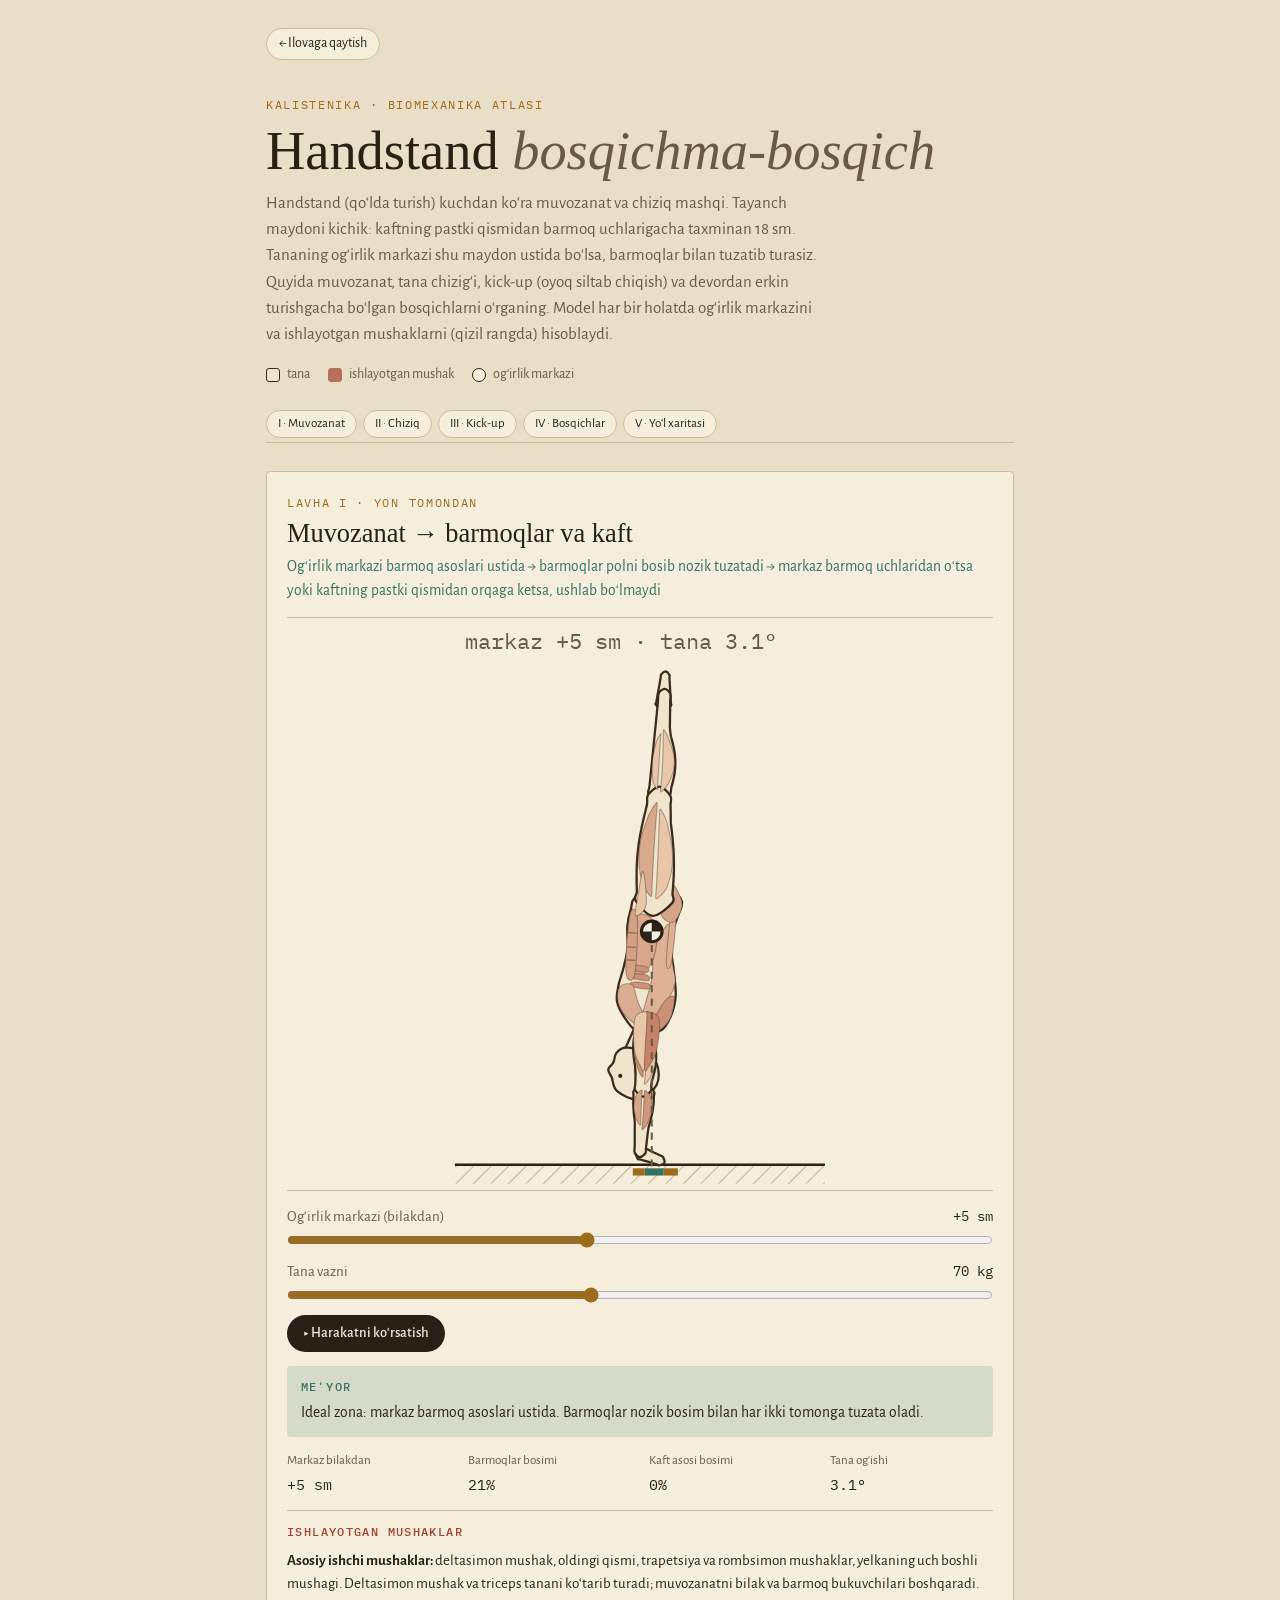
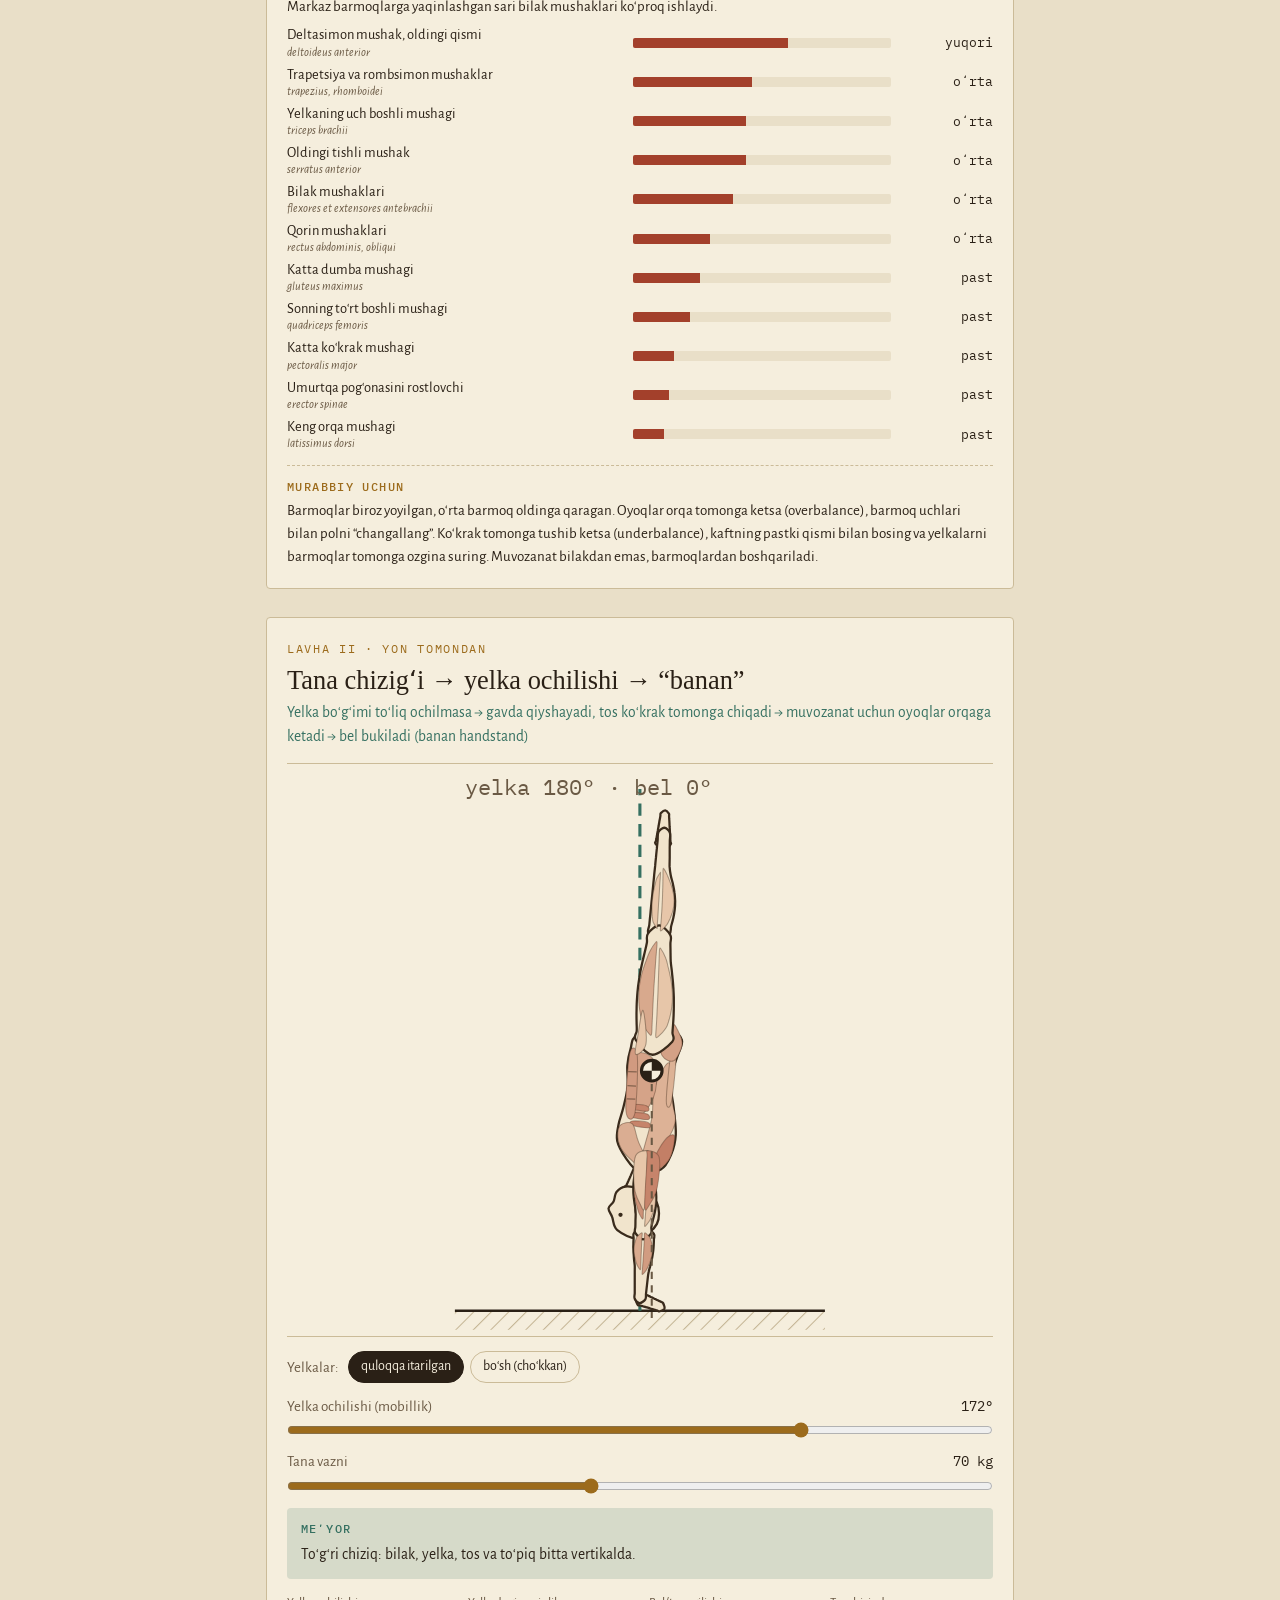
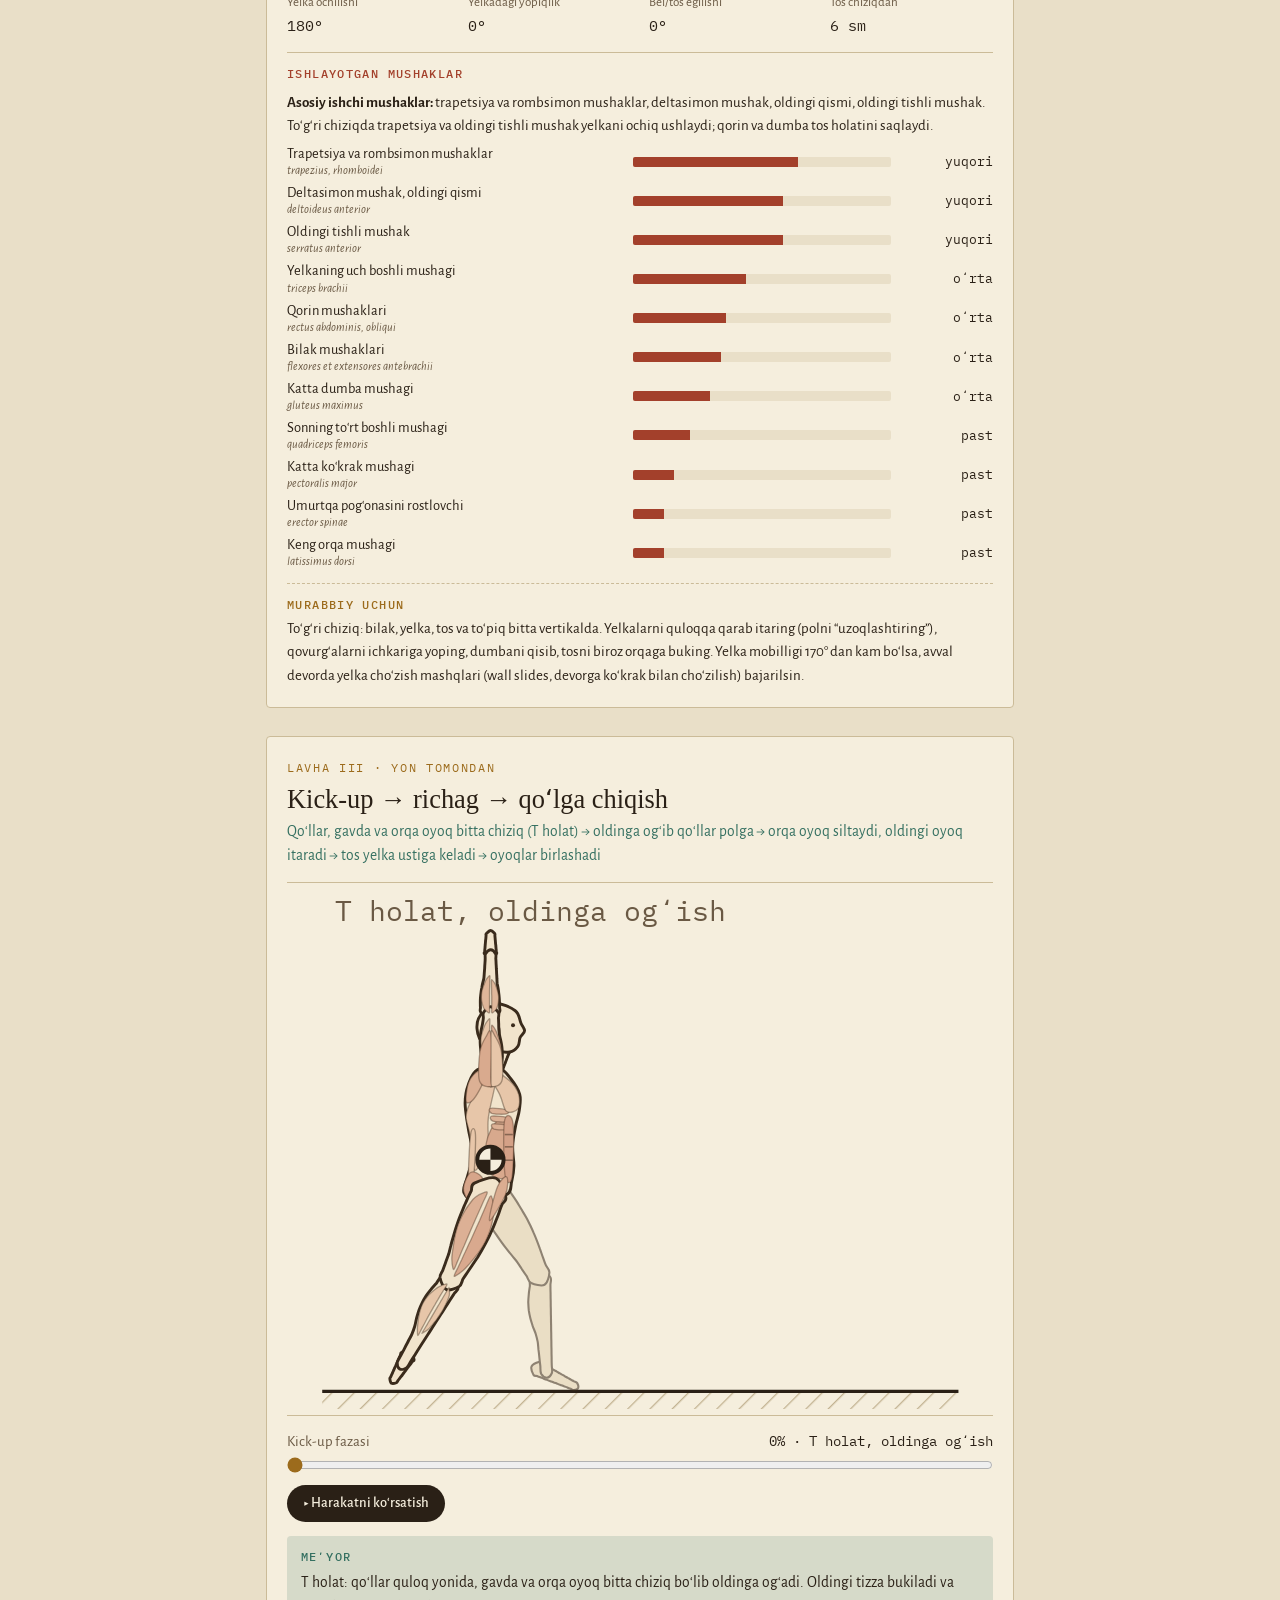
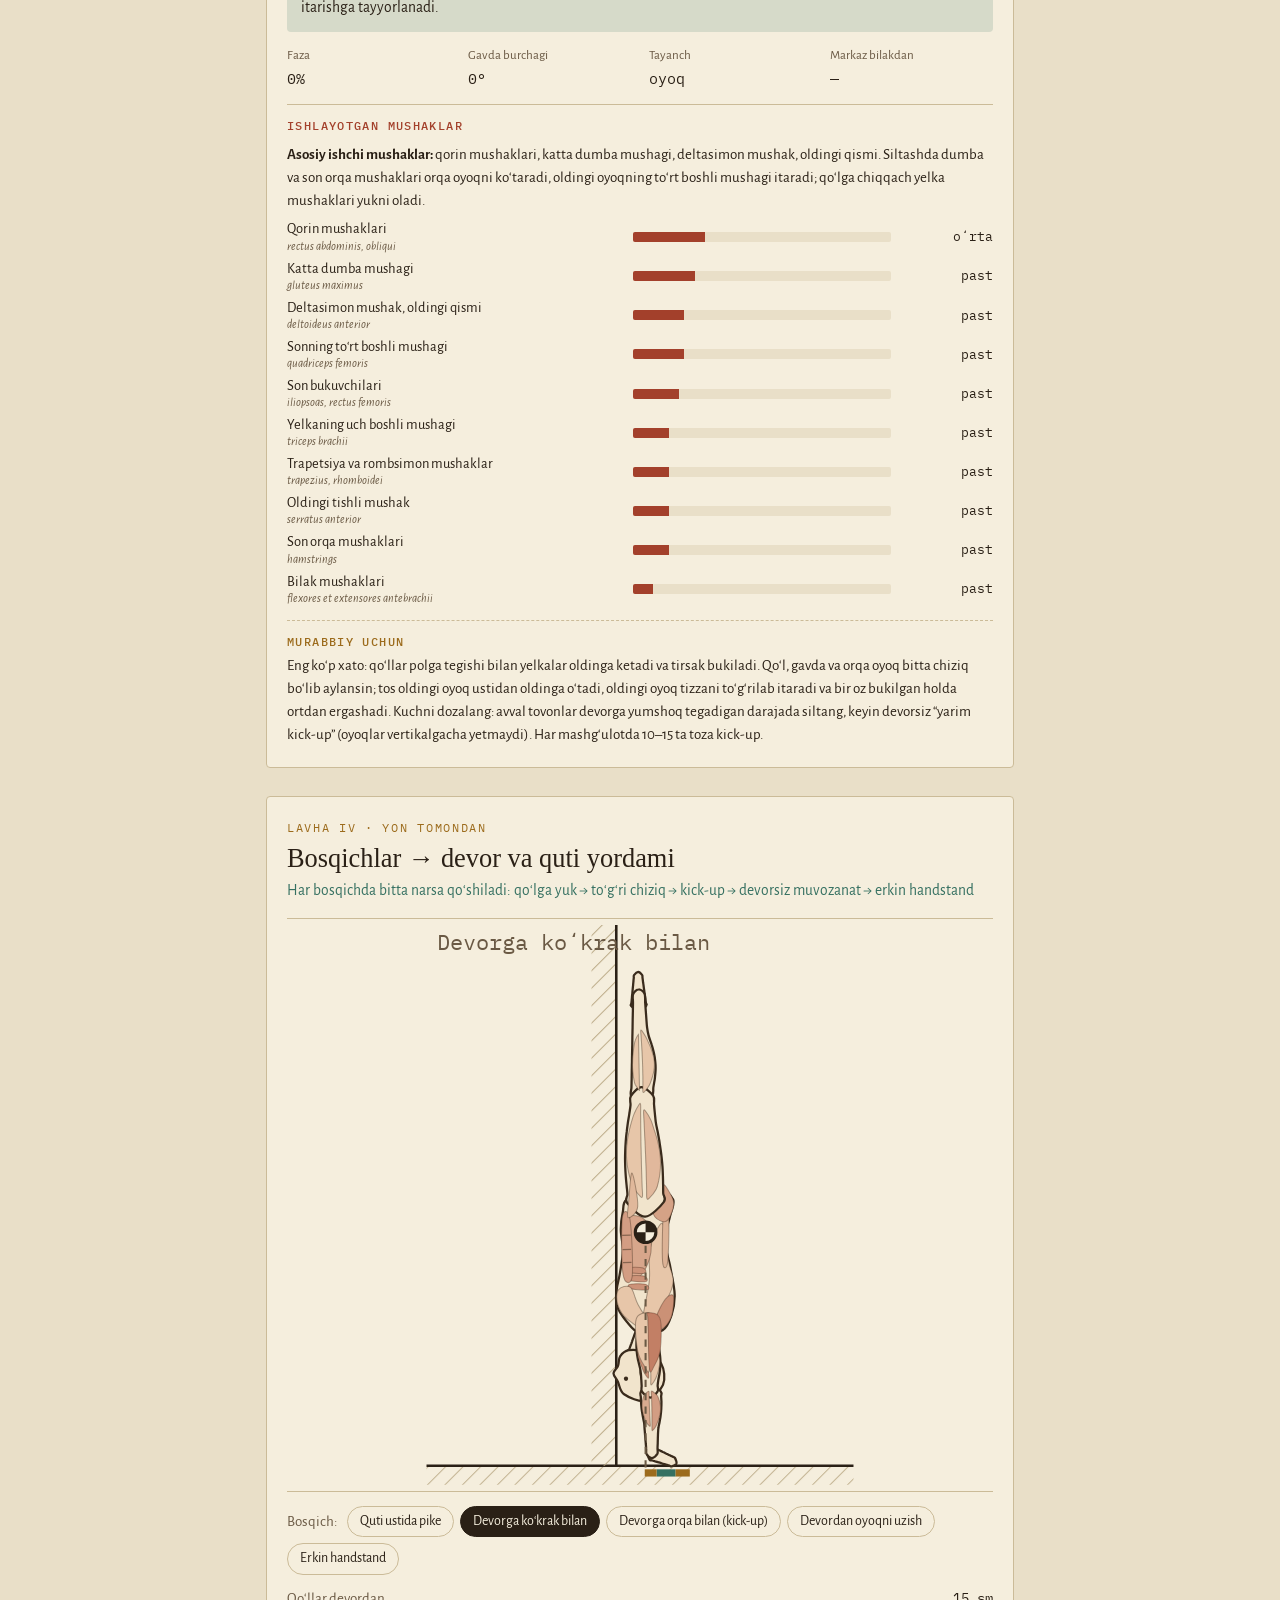
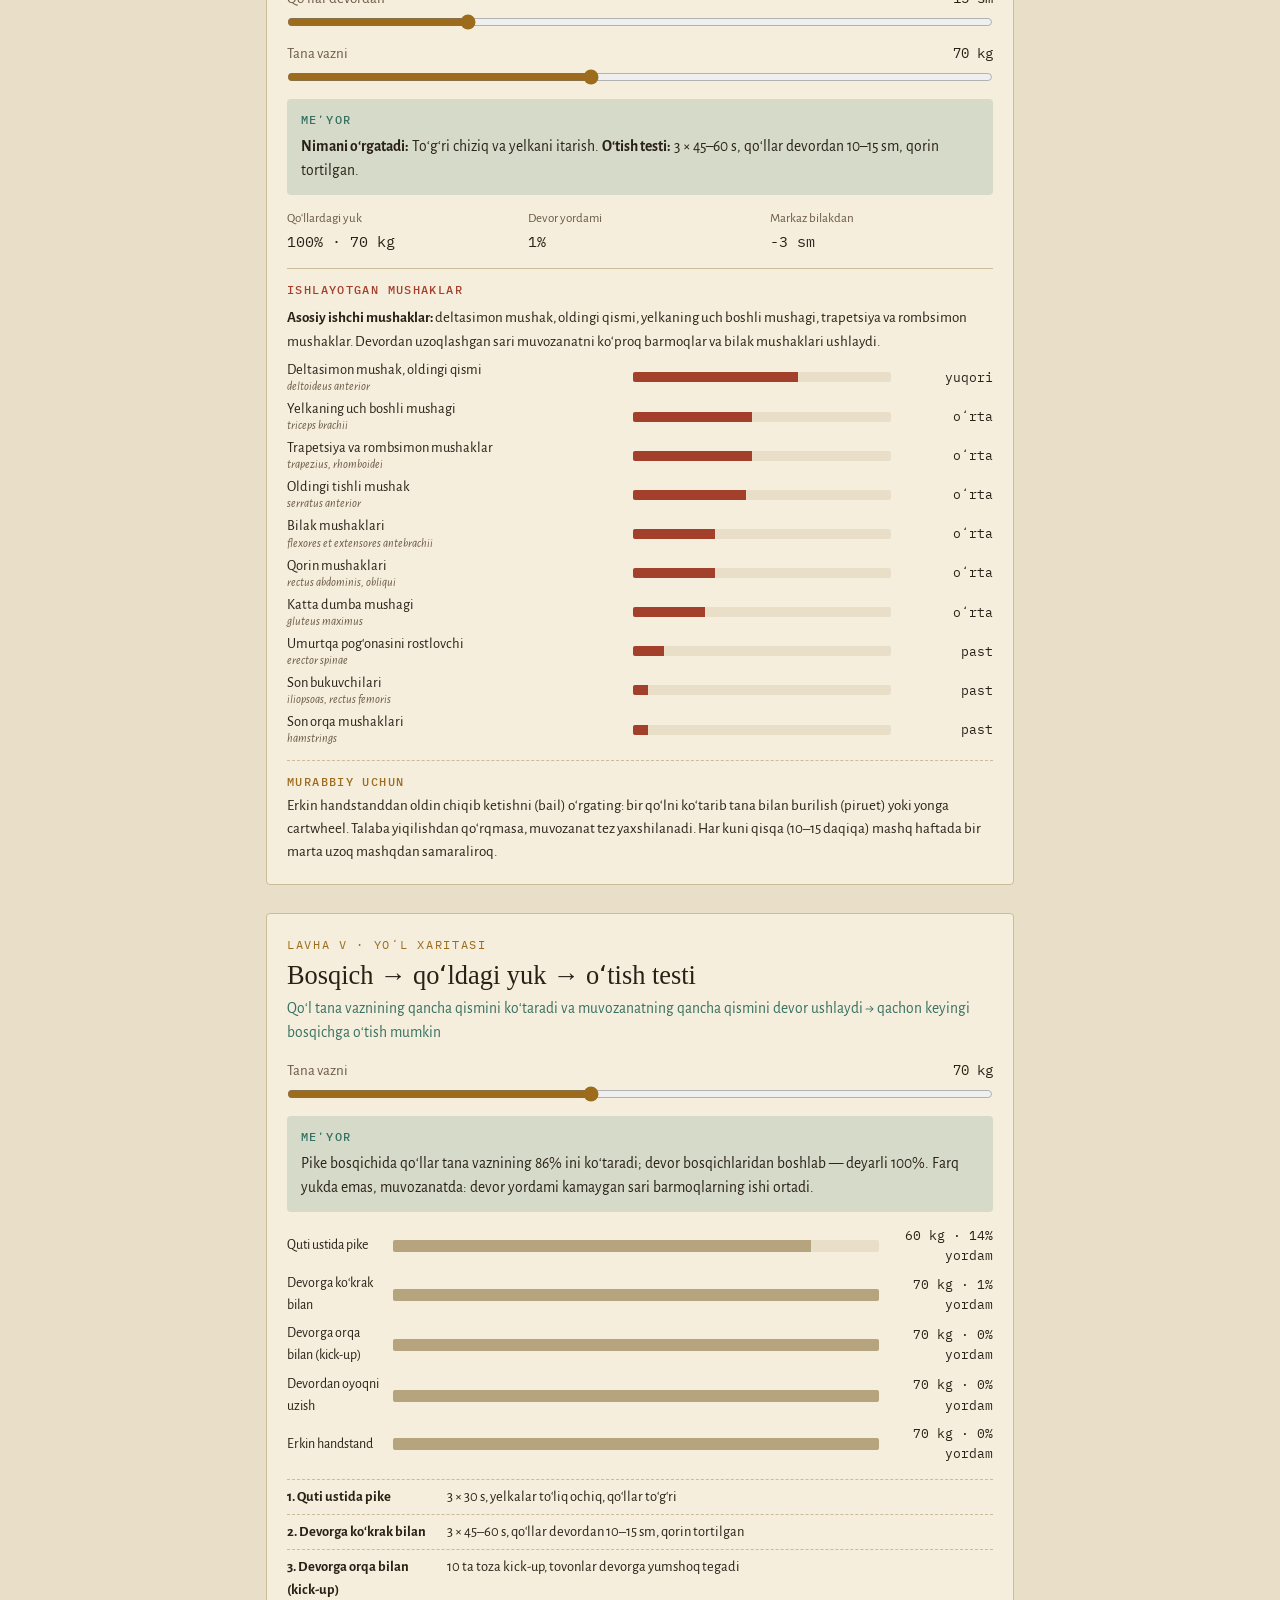
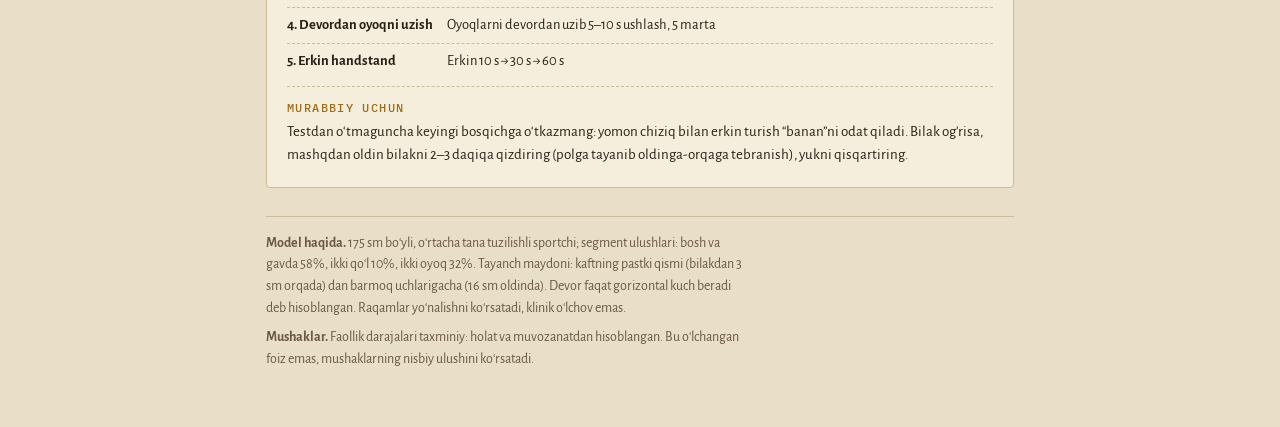
<file: technique/handstand.html>
<!doctype html>
<html lang="uz">
<head>
<meta charset="utf-8">
<meta name="viewport" content="width=device-width, initial-scale=1, viewport-fit=cover">
<script>try{var t=localStorage.getItem('cc-theme');if(t==='light'||t==='dark')document.documentElement.setAttribute('data-theme',t);}catch(e){}</script>
<style>:root{color-scheme:light}body{margin:0;font:14px system-ui,sans-serif}img{max-width:100%}[hidden]{display:none!important}
.backlink{align-self:flex-start;font-size:14px;color:var(--ink);text-decoration:none;border:1px solid var(--rule);border-radius:999px;padding:4px 12px;background:var(--plate)}
.backlink:focus-visible{outline:2px solid var(--ochre);outline-offset:2px}</style>
<title>Handstand Bosqichma-bosqich</title>
<meta name="claude:viewport-fit-sides" content="cover">
<link rel="preconnect" href="https://fonts.googleapis.com">
<link rel="preconnect" href="https://fonts.gstatic.com" crossorigin>
<link rel="stylesheet" href="https://fonts.googleapis.com/css2?family=IM+Fell+English:ital@0;1&family=Alegreya+Sans:ital,wght@0,400;0,500;0,700;1,400&family=IBM+Plex+Mono:wght@400;500&display=swap">
<style>
/* Layout: a single column of numbered anatomical plates (atlas "lavha"), each = figure + sliders + verdict + coach note */
:root{
  --paper:#e9dfc8; --plate:#f5eedd; --ink:#2a2016; --ink-soft:#6a5944; --rule:#cbbb98;
  --bone:#f4ead3; --bone-line:#3a2b1c; --rust:#a3402b; --rust-wash:rgba(163,64,43,.15);
  --verd:#357061; --verd-wash:rgba(53,112,97,.16); --ochre:#9c6b1c; --ochre-wash:rgba(156,107,28,.15);
  --hatch:#b6a47f;
  --f-display:"IM Fell English", Georgia, "Times New Roman", serif;
  --f-body:"Alegreya Sans", "Segoe UI", system-ui, sans-serif;
  --f-mono:"IBM Plex Mono", ui-monospace, Menlo, monospace;
}
@media (prefers-color-scheme: dark){:root:not([data-theme="light"]){
  --paper:#1b1610; --plate:#262017; --ink:#efe4cc; --ink-soft:#b2a183; --rule:#463a2a;
  --bone:#e8dcc1; --bone-line:#120d08; --rust:#de7a5e; --rust-wash:rgba(222,122,94,.17);
  --verd:#6fb9a1; --verd-wash:rgba(111,185,161,.15); --ochre:#d9a54c; --ochre-wash:rgba(217,165,76,.15);
  --hatch:#5a4c38; color-scheme:dark }}
:root[data-theme="dark"]{
  --paper:#1b1610; --plate:#262017; --ink:#efe4cc; --ink-soft:#b2a183; --rule:#463a2a;
  --bone:#e8dcc1; --bone-line:#120d08; --rust:#de7a5e; --rust-wash:rgba(222,122,94,.17);
  --verd:#6fb9a1; --verd-wash:rgba(111,185,161,.15); --ochre:#d9a54c; --ochre-wash:rgba(217,165,76,.15);
  --hatch:#5a4c38; color-scheme:dark }

*{box-sizing:border-box}
body{background:var(--paper);color:var(--ink);font-family:var(--f-body);font-size:17px;line-height:1.55}
.wrap{max-width:780px;margin:0 auto;padding-block:28px 56px;
  padding-left:max(16px, env(safe-area-inset-left, 0px));padding-right:max(16px, env(safe-area-inset-right, 0px));
  display:flex;flex-direction:column;gap:28px}
header{display:flex;flex-direction:column;gap:10px;padding-block:8px 4px;border-bottom:1px solid var(--rule)}
.eyebrow{font-family:var(--f-mono);font-size:12px;letter-spacing:.14em;text-transform:uppercase;color:var(--ochre)}
h1{font-family:var(--f-display);font-weight:400;font-size:clamp(2.3rem,7vw,3.4rem);line-height:1.02;margin:0;text-wrap:balance}
h1 em{font-style:italic;color:var(--ink-soft)}
.lead{margin:0;max-width:62ch;color:var(--ink-soft)}
.legend{display:flex;flex-wrap:wrap;gap:8px 18px;font-size:14px;color:var(--ink-soft);padding-block:6px 14px}
.legend span{display:inline-flex;align-items:center;gap:7px}
.sw{width:14px;height:14px;border-radius:3px;border:1px solid var(--bone-line);display:inline-block}
.toc{display:flex;flex-wrap:wrap;gap:6px}
.toc a{font-size:13px;color:var(--ink);text-decoration:none;border:1px solid var(--rule);border-radius:999px;padding:3px 11px;background:var(--plate)}
.toc a:hover,.toc a:focus-visible{border-color:var(--ink)}

.plate{background:var(--plate);border:1px solid var(--rule);border-radius:4px;padding:22px 20px 20px;display:flex;flex-direction:column;gap:14px;scroll-margin-top:16px}
.plate-head{display:flex;flex-direction:column;gap:6px}
.num{font-family:var(--f-mono);font-size:12px;letter-spacing:.14em;text-transform:uppercase;color:var(--ochre)}
h2{font-family:var(--f-display);font-weight:400;font-size:1.65rem;line-height:1.15;margin:0;text-wrap:balance}
.chain{margin:0;color:var(--verd);font-size:15.5px}
.fig{border-top:1px solid var(--rule);border-bottom:1px solid var(--rule);padding-block:6px;overflow:hidden}
.fig svg{display:block;width:100%;height:auto}
.ctls{display:flex;flex-direction:column;gap:12px}
.ctl{display:grid;grid-template-columns:minmax(0,1fr) auto;gap:2px 12px;align-items:center}
.ctl label{font-size:15px;color:var(--ink-soft)}
.ctl output{font-family:var(--f-mono);font-size:13.5px;font-variant-numeric:tabular-nums;text-align:right;color:var(--ink)}
.ctl input{grid-column:1 / -1;width:100%;accent-color:var(--ochre);margin:2px 0 0}
.chips{display:flex;flex-wrap:wrap;gap:6px;align-items:center}
.chips .cap{font-size:15px;color:var(--ink-soft);margin-right:4px}
.chip{font:inherit;font-size:14px;color:var(--ink);background:transparent;border:1px solid var(--rule);border-radius:999px;padding:4px 12px;cursor:pointer}
.chip[aria-pressed="true"]{background:var(--ink);color:var(--plate);border-color:var(--ink)}
.chip:focus-visible,.play:focus-visible,input:focus-visible{outline:2px solid var(--ochre);outline-offset:2px}
.play{font:inherit;font-size:14.5px;font-weight:500;align-self:flex-start;background:var(--ink);color:var(--plate);border:0;border-radius:999px;padding:7px 16px;cursor:pointer}
.verdict{border-radius:4px;padding:12px 14px;font-size:15.5px;display:flex;flex-direction:column;gap:6px}
.verdict .tag{font-family:var(--f-mono);font-size:11.5px;letter-spacing:.12em;text-transform:uppercase;font-weight:500}
.verdict p{margin:0}
.verdict ul{margin:0;padding-left:18px;display:flex;flex-direction:column;gap:4px}
.v-ok{background:var(--verd-wash)} .v-ok .tag{color:var(--verd)}
.v-warn{background:var(--ochre-wash)} .v-warn .tag{color:var(--ochre)}
.v-bad{background:var(--rust-wash)} .v-bad .tag{color:var(--rust)}
.reads{display:grid;grid-template-columns:repeat(auto-fit,minmax(150px,1fr));gap:10px 18px;margin:0}
.reads div{display:flex;flex-direction:column;gap:1px;min-width:0}
.reads dt{font-size:13px;color:var(--ink-soft)}
.reads dd{margin:0;font-family:var(--f-mono);font-size:15px;font-variant-numeric:tabular-nums}
.coach{margin:0;font-size:15px;border-top:1px dashed var(--rule);padding-top:12px;color:var(--ink)}
.coach b{font-family:var(--f-mono);font-size:11.5px;letter-spacing:.12em;text-transform:uppercase;color:var(--ochre);font-weight:500;display:block;margin-bottom:3px}
.bars{display:flex;flex-direction:column;gap:7px}
.bar{display:grid;grid-template-columns:96px minmax(0,1fr) 104px;gap:10px;align-items:center;font-size:14px}
.bar .track{height:12px;background:var(--paper);border-radius:2px;overflow:hidden}
.bar .fill{height:100%;background:var(--hatch)}
.bar.on .fill{background:var(--ochre)}
.bar.on{font-weight:700}
.bar .kg{font-family:var(--f-mono);font-size:13px;text-align:right;font-variant-numeric:tabular-nums}
footer{font-size:14px;color:var(--ink-soft);display:flex;flex-direction:column;gap:8px;border-top:1px solid var(--rule);padding-top:16px}
footer p{margin:0;max-width:68ch}
footer a{color:var(--ink)}

/* svg classes */
.bo{stroke:var(--bone-line);stroke-linecap:round;fill:none}
.bf{stroke:var(--bone);stroke-linecap:round;fill:none}
.bfill{fill:var(--bone);stroke:var(--bone-line);stroke-width:2.5}
.jt{fill:var(--bone);stroke:var(--bone-line);stroke-width:2.5}
.hl{stroke:var(--hatch);stroke-width:2}
.gl{stroke:var(--ink);stroke-width:2.5}
.boxr{fill:var(--plate);stroke:var(--ink);stroke-width:2.5}
.lbl{fill:var(--ink-soft);font-family:var(--f-mono);font-size:21px}
.lbl-s{fill:var(--ink-soft);font-family:var(--f-mono);font-size:17px}
.lbl-b{fill:var(--ink);font-family:var(--f-mono);font-size:22px;font-weight:500}
.t-ok{fill:var(--verd)} .t-warn{fill:var(--ochre)} .t-bad{fill:var(--rust)}
.z-ok{fill:var(--verd-wash)} .z-warn{fill:var(--ochre-wash)} .z-bad{fill:var(--rust-wash)}
.s-ok{stroke:var(--verd)} .s-warn{stroke:var(--ochre)} .s-bad{stroke:var(--rust)}
.dash{stroke:var(--ink-soft);stroke-width:2;stroke-dasharray:7 6;fill:none}
.ideal{stroke:var(--verd);stroke-width:3;stroke-dasharray:12 8;fill:none}
.arm{stroke:var(--rust);stroke-width:6;stroke-linecap:round}
.force{stroke:var(--ochre);stroke-width:4;fill:none}
.forcehead{fill:var(--ochre)}
.socket{fill:var(--bone-line)}
.rib{stroke:var(--bone-line);stroke-width:2;fill:none}
.wing{fill:var(--rust-wash);stroke:var(--rust);stroke-width:3}
@media (max-width:480px){ body{font-size:16px} .plate{padding:18px 14px 16px} .bar{grid-template-columns:82px minmax(0,1fr) 96px} }
@media (prefers-reduced-motion: reduce){ *{scroll-behavior:auto} }

.musc{display:flex;flex-direction:column;gap:8px;border-top:1px solid var(--rule);padding-top:12px}
.musc h3{margin:0;font-family:var(--f-mono);font-size:11.5px;letter-spacing:.12em;text-transform:uppercase;color:var(--rust);font-weight:500}
.mnote{margin:0;font-size:15px}
.mlist{display:flex;flex-direction:column;gap:6px}
.mrow{display:grid;grid-template-columns:minmax(0,1.3fr) minmax(0,1fr) 92px;gap:10px;align-items:center;font-size:14.5px}
.mrow .mn{min-width:0;line-height:1.25}
.mrow .mn i{display:block;font-size:12px;color:var(--ink-soft)}
.mrow .track{height:10px;background:var(--paper);border-radius:2px;overflow:hidden}
.mrow .fill{display:block;height:100%;background:var(--rust);transition:width .15s}
.mrow .lv{font-family:var(--f-mono);font-size:12.5px;text-align:right}
.mus{fill:var(--rust)}
@media (max-width:480px){.mrow{grid-template-columns:minmax(0,1fr) 70px;}.mrow .lv{grid-column:2;grid-row:1}.mrow .track{grid-column:1 / -1}}
.btn-s{font:inherit;font-size:14px;align-self:flex-start;background:transparent;color:var(--ink);border:1px solid var(--ink);border-radius:999px;padding:5px 14px;cursor:pointer}
.btn-s:focus-visible{outline:2px solid var(--ochre);outline-offset:2px}
.com{fill:var(--plate);stroke:var(--ink);stroke-width:3}
.base-ok{fill:var(--verd-wash);stroke:var(--verd);stroke-width:2}
:root{--skin:#f1e4cc;--skin-far:#e2d1b2;--mus:#e7c6a9;--af-line:#3a2b1c}
@media (prefers-color-scheme: dark){:root:not([data-theme="light"]){--skin:#5b4a39;--skin-far:#43372b;--mus:#7b5d48;--af-line:#e3d4b6}}
:root[data-theme="dark"]{--skin:#5b4a39;--skin-far:#43372b;--mus:#7b5d48;--af-line:#e3d4b6}
.af-skin{fill:var(--skin);stroke:var(--af-line);stroke-width:2.2;stroke-linejoin:round}
.af-far{fill:var(--skin-far);stroke:var(--af-line);stroke-width:1.6;stroke-linejoin:round}
.af-mus{fill:var(--mus);stroke:var(--af-line);stroke-width:1;stroke-opacity:.4;stroke-linejoin:round}
.af-hot{fill:var(--rust);stroke:none;pointer-events:none}
.af-detail{stroke:var(--af-line);stroke-width:1.2;stroke-opacity:.5;fill:none}
.af-detail-fill{fill:var(--af-line)}
.ctl[hidden]{display:none!important}
</style>

</head>
<body>
<div class="wrap">
<a class="backlink" href="../#technique">← Ilovaga qaytish</a>
<header>
  <div class="eyebrow">Kalistenika · Biomexanika atlasi</div>
  <h1>Handstand <em>bosqichma-bosqich</em></h1>
  <p class="lead">Handstand (qoʻlda turish) kuchdan koʻra muvozanat va chiziq mashqi. Tayanch maydoni kichik: kaftning pastki qismidan barmoq uchlarigacha taxminan 18 sm. Tananing ogʻirlik markazi shu maydon ustida boʻlsa, barmoqlar bilan tuzatib turasiz. Quyida muvozanat, tana chizigʻi, kick-up (oyoq siltab chiqish) va devordan erkin turishgacha boʻlgan bosqichlarni oʻrganing. Model har bir holatda ogʻirlik markazini va ishlayotgan mushaklarni (qizil rangda) hisoblaydi.</p>
  <div class="legend">
    <span><i class="sw" style="background:var(--skin);border-color:var(--af-line)"></i>tana</span>
    <span><i class="sw" style="background:var(--rust);opacity:.7;border-color:var(--rust)"></i>ishlayotgan mushak</span>
    <span><i class="sw" style="background:var(--plate);border-color:var(--ink);border-radius:50%"></i>ogʻirlik markazi</span>
  </div>
  <nav class="toc" aria-label="Lavhalar">
    <a href="#lavha-1">I · Muvozanat</a><a href="#lavha-2">II · Chiziq</a><a href="#lavha-3">III · Kick-up</a><a href="#lavha-4">IV · Bosqichlar</a><a href="#lavha-5">V · Yoʻl xaritasi</a>
  </nav>
</header>

<section class="plate" id="lavha-1">
  <div class="plate-head"><div class="num">Lavha I · yon tomondan</div>
    <h2>Muvozanat → barmoqlar va kaft</h2>
    <p class="chain">Ogʻirlik markazi barmoq asoslari ustida → barmoqlar polni bosib nozik tuzatadi → markaz barmoq uchlaridan oʻtsa yoki kaftning pastki qismidan orqaga ketsa, ushlab boʻlmaydi</p></div>
  <div class="fig"></div><div class="ctls"></div><div class="verdict"></div><dl class="reads"></dl><div class="musc"></div>
  <p class="coach"><b>Murabbiy uchun</b>Barmoqlar biroz yoyilgan, oʻrta barmoq oldinga qaragan. Oyoqlar orqa tomonga ketsa (overbalance), barmoq uchlari bilan polni “changallang”. Koʻkrak tomonga tushib ketsa (underbalance), kaftning pastki qismi bilan bosing va yelkalarni barmoqlar tomonga ozgina suring. Muvozanat bilakdan emas, barmoqlardan boshqariladi.</p>
</section>

<section class="plate" id="lavha-2">
  <div class="plate-head"><div class="num">Lavha II · yon tomondan</div>
    <h2>Tana chizigʻi → yelka ochilishi → “banan”</h2>
    <p class="chain">Yelka boʻgʻimi toʻliq ochilmasa → gavda qiyshayadi, tos koʻkrak tomonga chiqadi → muvozanat uchun oyoqlar orqaga ketadi → bel bukiladi (banan handstand)</p></div>
  <div class="fig"></div><div class="ctls"></div><div class="verdict"></div><dl class="reads"></dl><div class="musc"></div>
  <p class="coach"><b>Murabbiy uchun</b>Toʻgʻri chiziq: bilak, yelka, tos va toʻpiq bitta vertikalda. Yelkalarni quloqqa qarab itaring (polni “uzoqlashtiring”), qovurgʻalarni ichkariga yoping, dumbani qisib, tosni biroz orqaga buking. Yelka mobilligi 170° dan kam boʻlsa, avval devorda yelka choʻzish mashqlari (wall slides, devorga koʻkrak bilan choʻzilish) bajarilsin.</p>
</section>

<section class="plate" id="lavha-3">
  <div class="plate-head"><div class="num">Lavha III · yon tomondan</div>
    <h2>Kick-up → richag → qoʻlga chiqish</h2>
    <p class="chain">Qoʻllar, gavda va orqa oyoq bitta chiziq (T holat) → oldinga ogʻib qoʻllar polga → orqa oyoq siltaydi, oldingi oyoq itaradi → tos yelka ustiga keladi → oyoqlar birlashadi</p></div>
  <div class="fig"></div><div class="ctls"></div><div class="verdict"></div><dl class="reads"></dl><div class="musc"></div>
  <p class="coach"><b>Murabbiy uchun</b>Eng koʻp xato: qoʻllar polga tegishi bilan yelkalar oldinga ketadi va tirsak bukiladi. Qoʻl, gavda va orqa oyoq bitta chiziq boʻlib aylansin; tos oldingi oyoq ustidan oldinga oʻtadi, oldingi oyoq tizzani toʻgʻrilab itaradi va bir oz bukilgan holda ortdan ergashadi. Kuchni dozalang: avval tovonlar devorga yumshoq tegadigan darajada siltang, keyin devorsiz “yarim kick-up” (oyoqlar vertikalgacha yetmaydi). Har mashgʻulotda 10–15 ta toza kick-up.</p>
</section>

<section class="plate" id="lavha-4">
  <div class="plate-head"><div class="num">Lavha IV · yon tomondan</div>
    <h2>Bosqichlar → devor va quti yordami</h2>
    <p class="chain">Har bosqichda bitta narsa qoʻshiladi: qoʻlga yuk → toʻgʻri chiziq → kick-up → devorsiz muvozanat → erkin handstand</p></div>
  <div class="fig"></div><div class="ctls"></div><div class="verdict"></div><dl class="reads"></dl><div class="musc"></div>
  <p class="coach"><b>Murabbiy uchun</b>Erkin handstanddan oldin chiqib ketishni (bail) oʻrgating: bir qoʻlni koʻtarib tana bilan burilish (piruet) yoki yonga cartwheel. Talaba yiqilishdan qoʻrqmasa, muvozanat tez yaxshilanadi. Har kuni qisqa (10–15 daqiqa) mashq haftada bir marta uzoq mashqdan samaraliroq.</p>
</section>

<section class="plate" id="lavha-5">
  <div class="plate-head"><div class="num">Lavha V · yoʻl xaritasi</div>
    <h2>Bosqich → qoʻldagi yuk → oʻtish testi</h2>
    <p class="chain">Qoʻl tana vaznining qancha qismini koʻtaradi va muvozanatning qancha qismini devor ushlaydi → qachon keyingi bosqichga oʻtish mumkin</p></div>
  <div class="ctls"></div><div class="verdict"></div><div class="bars" aria-label="Bosqichlar boʻyicha qoʻldagi yuk"></div><div class="tests"></div>
  <p class="coach"><b>Murabbiy uchun</b>Testdan oʻtmaguncha keyingi bosqichga oʻtkazmang: yomon chiziq bilan erkin turish “banan”ni odat qiladi. Bilak og'risa, mashqdan oldin bilakni 2–3 daqiqa qizdiring (polga tayanib oldinga-orqaga tebranish), yukni qisqartiring.</p>
</section>

<footer>
  <p><b>Model haqida.</b> 175 sm boʻyli, oʻrtacha tana tuzilishli sportchi; segment ulushlari: bosh va gavda 58%, ikki qoʻl 10%, ikki oyoq 32%. Tayanch maydoni: kaftning pastki qismi (bilakdan 3 sm orqada) dan barmoq uchlarigacha (16 sm oldinda). Devor faqat gorizontal kuch beradi deb hisoblangan. Raqamlar yoʻnalishni koʻrsatadi, klinik oʻlchov emas.</p>
  <p><b>Mushaklar.</b> Faollik darajalari taxminiy: holat va muvozanatdan hisoblangan. Bu oʻlchangan foiz emas, mushaklarning nisbiy ulushini koʻrsatadi.</p>
</footer>
</div>
<style>.tests{display:flex;flex-direction:column;gap:6px;font-size:14.5px}.tests div{display:grid;grid-template-columns:150px minmax(0,1fr);gap:10px;border-top:1px dashed var(--rule);padding-top:6px}.tests b{font-weight:600}@media (max-width:520px){.tests div{grid-template-columns:1fr}}</style>

<script>
(function(){
/* Anatomical figure renderer for the technique atlas.
 * Draws a body outline with muscle shapes over it, side view or back view, as an SVG string.
 * All input points are SCREEN coordinates (px, y down); s = pixels per metre.
 * Colours come from CSS classes: af-skin, af-far, af-mus, af-line, af-hot (see the page styles).
 * act: muscle activation 0..100 by name (pec, adelt, pdelt, bic, tri, fore, lat, trap, serr,
 *      abs, glute, erect, hipf, quad, ham, calf). Missing names are drawn as resting muscle. */
(function (root) {
  const add = (a, b, k = 1) => [a[0] + b[0] * k, a[1] + b[1] * k];
  const sub = (a, b) => [a[0] - b[0], a[1] - b[1]];
  const len = (a) => Math.hypot(a[0], a[1]);
  const norm = (a) => { const l = len(a) || 1; return [a[0] / l, a[1] / l]; };
  const dot = (a, b) => a[0] * b[0] + a[1] * b[1];
  const lerp = (a, b, t) => [a[0] + (b[0] - a[0]) * t, a[1] + (b[1] - a[1]) * t];
  const r90 = (v, s) => (s > 0 ? [-v[1], v[0]] : [v[1], -v[0]]);
  const f = (p) => `${p[0].toFixed(1)},${p[1].toFixed(1)}`;
  const bump = (t, a, b) => (t <= a || t >= b ? 0 : Math.sin(Math.PI * (t - a) / (b - a)));

  // closed smooth path through points (Catmull-Rom → Bézier)
  function smooth(pts) {
    const n = pts.length; let d = `M${f(pts[0])}`;
    for (let i = 0; i < n; i++) {
      const p0 = pts[(i - 1 + n) % n], p1 = pts[i], p2 = pts[(i + 1) % n], p3 = pts[(i + 2) % n];
      const c1 = [p1[0] + (p2[0] - p0[0]) / 6, p1[1] + (p2[1] - p0[1]) / 6];
      const c2 = [p2[0] - (p3[0] - p1[0]) / 6, p2[1] - (p3[1] - p1[1]) / 6];
      d += `C${f(c1)} ${f(c2)} ${f(p2)}`;
    }
    return d + 'Z';
  }
  const hot = (v) => (v > 0 ? (0.06 + 0.74 * Math.min(100, v) / 100).toFixed(2) : 0);
  function muscle(d, v, extra = '') {
    let s = `<path class="af-mus" d="${d}"${extra}/>`;
    if (v > 0) s += `<path class="af-hot" d="${d}" fill-opacity="${hot(v)}"/>`;
    return s;
  }

  // limb: A→B with anterior/posterior width profiles (metres); ant = unit vector to the anterior side
  function limbPts(A, B, ant, wa, wp, s, capA = 0.8, capB = 0.8) {
    const d = norm(sub(B, A)), L = len(sub(B, A)), N = 12, front = [], back = [];
    for (let i = 0; i <= N; i++) {
      const t = i / N, c = add(A, d, L * t);
      front.push(add(c, ant, wa(t) * s)); back.push(add(c, ant, -wp(t) * s));
    }
    const endB = add(B, d, Math.min(wa(1), wp(1)) * s * capB), endA = add(A, d, -Math.min(wa(0), wp(0)) * s * capA);
    return [...front, endB, ...back.reverse(), endA];
  }
  // a muscle belly lying on one side of a limb between t0 and t1
  function bellyPts(A, B, ant, side, w, t0, t1, s, inner = 0.12) {
    const d = norm(sub(B, A)), L = len(sub(B, A)), N = 10, o = [], inn = [];
    for (let i = 0; i <= N; i++) {
      const t = t0 + (t1 - t0) * i / N, c = add(A, d, L * t), k = Math.sin(Math.PI * i / N);
      o.push(add(c, ant, side * w(t) * s * (0.25 + 0.68 * Math.sqrt(k))));
      inn.push(add(c, ant, side * w(t) * s * inner));
    }
    return [...o, ...inn.reverse()];
  }

  const PROF = {
    upper: { wa: (t) => 0.040 - 0.008 * t + 0.012 * bump(t, 0.3, 0.88), wp: (t) => 0.044 - 0.010 * t + 0.012 * bump(t, 0.08, 0.7) },
    fore: { wa: (t) => 0.040 - 0.017 * t + 0.010 * bump(t, -0.1, 0.6), wp: (t) => 0.036 - 0.014 * t + 0.006 * bump(t, -0.1, 0.5) },
    thigh: { wa: (t) => 0.074 - 0.028 * t + 0.016 * bump(t, 0.08, 0.9), wp: (t) => 0.080 - 0.032 * t + 0.010 * bump(t, 0.05, 0.75) },
    shank: { wa: (t) => 0.044 - 0.020 * t, wp: (t) => 0.044 - 0.020 * t + 0.024 * bump(t, 0.02, 0.62) },
    neck: { wa: () => 0.045, wp: () => 0.050 },
    hand: { wa: (t) => 0.028 - 0.008 * t, wp: (t) => 0.026 - 0.008 * t },
    foot: { wa: (t) => 0.034 - 0.016 * t, wp: (t) => 0.030 - 0.014 * t }
  };

  function limb(A, B, ant, prof, s, cls) { return `<path class="${cls}" d="${smooth(limbPts(A, B, ant, prof.wa, prof.wp, s))}"/>`; }
  const anteriorOf = (dir, sg) => r90(dir, sg);

  // ---------------- side view ----------------
  function side(o) {
    const s = o.s, act = o.act || {}, A = (k) => act[k] || 0;
    const up = norm(o.up || sub(o.sh, o.hip));
    let fr = sub(o.front, [up[0] * dot(o.front, up), up[1] * dot(o.front, up)]); fr = norm(fr);
    // rotation sign that turns "down the body" into "front": used for every limb's anterior side
    const sg = dot(r90([-up[0], -up[1]], 1), fr) > 0 ? 1 : -1;
    const T = (a, b) => add(lerp(o.hip, o.sh, a), fr, b * s);
    let g = '';

    const legSet = (kn, an, toe, cls, withMus) => {
      let out = '';
      const tA = anteriorOf(norm(sub(kn, o.hip)), sg), sA = anteriorOf(norm(sub(an, kn)), sg);
      const heel = add(an, norm(sub(an, toe)), 0.05 * s);
      out += limb(heel, toe, anteriorOf(norm(sub(toe, heel)), sg), PROF.foot, s, cls);
      out += limb(kn, an, sA, PROF.shank, s, cls);
      out += limb(o.hip, kn, tA, PROF.thigh, s, cls);
      if (withMus) {
        out += muscle(smooth(bellyPts(o.hip, kn, tA, 1, PROF.thigh.wa, 0.06, 0.92, s)), A('quad'));
        out += muscle(smooth(bellyPts(o.hip, kn, tA, -1, PROF.thigh.wp, 0.04, 0.86, s)), A('ham'));
        out += muscle(smooth(bellyPts(kn, an, sA, -1, PROF.shank.wp, 0.04, 0.64, s)), A('calf'));
        out += muscle(smooth(bellyPts(kn, an, sA, 1, PROF.shank.wa, 0.06, 0.6, s, 0.2)), 0);
      }
      return out;
    };
    const armSet = (sh, el, wr, hand, cls, withMus) => {
      let out = '';
      const uA = anteriorOf(norm(sub(el, sh)), sg), fA = anteriorOf(norm(sub(wr, el)), sg);
      out += limb(wr, hand, anteriorOf(norm(sub(hand, wr)), sg), PROF.hand, s, cls);
      out += limb(el, wr, fA, PROF.fore, s, cls);
      out += limb(sh, el, uA, PROF.upper, s, cls);
      if (withMus) {
        out += muscle(smooth(bellyPts(sh, el, uA, 1, PROF.upper.wa, 0.22, 0.9, s)), A('bic'));
        out += muscle(smooth(bellyPts(sh, el, uA, -1, PROF.upper.wp, 0.08, 0.8, s)), A('tri'));
        out += muscle(smooth(bellyPts(el, wr, fA, 1, PROF.fore.wa, 0.0, 0.62, s)), A('fore'));
        out += muscle(smooth(bellyPts(el, wr, fA, -1, PROF.fore.wp, 0.0, 0.55, s)), A('fore') * 0.6);
      }
      return out;
    };

    // far side limbs first, dimmed
    (o.legs2 || []).forEach((L) => { g += `<g opacity=".55">${legSet(L.kn, L.an, L.toe, 'af-far', false)}</g>`; });
    if (o.arm2) g += `<g opacity=".55">${armSet(o.arm2.sh, o.arm2.el, o.arm2.wr, o.arm2.hand, 'af-far', false)}</g>`;

    // trunk
    const back = [[-0.10, -0.06], [-0.02, -0.12], [0.12, -0.105], [0.32, -0.08], [0.55, -0.10], [0.78, -0.115], [0.95, -0.10], [1.08, -0.06]];
    const front = [[1.10, 0.035], [1.0, 0.09], [0.86, 0.13], [0.72, 0.128], [0.58, 0.112], [0.40, 0.098], [0.22, 0.104], [0.08, 0.094], [-0.04, 0.07]];
    // neck + head (behind the trunk outline edge)
    const headUp = norm(o.headUp || up);
    let hf = sub(fr, [headUp[0] * dot(fr, headUp), headUp[1] * dot(fr, headUp)]); hf = norm(hf);
    const neckBase = T(1.03, -0.01), headBase = add(o.head, headUp, -0.075 * s);
    g += limb(neckBase, headBase, anteriorOf(norm(sub(headBase, neckBase)), sg), PROF.neck, s, 'af-skin');
    g += `<path class="af-skin" d="${smooth([...back, ...front].map(([a, b]) => T(a, b)))}"/>`;
    // trunk muscles
    const upperArmPt = (t, sideK) => { const uA = anteriorOf(norm(sub(o.el, o.sh)), sg); return add(lerp(o.sh, o.el, t), uA, sideK * 0.03 * s); };
    g += muscle(smooth([[0.18, -0.072], [0.50, -0.094], [0.74, -0.102]].map(([a, b]) => T(a, b)).concat([upperArmPt(0.2, -1), T(0.66, -0.01), T(0.40, -0.015)])), A('lat'));
    g += muscle(smooth([[0.06, -0.10], [0.50, -0.090], [0.50, -0.068], [0.08, -0.078]].map(([a, b]) => T(a, b))), A('erect'));
    g += muscle(smooth([[0.80, -0.11], [0.97, -0.098], [1.07, -0.056], [1.01, -0.03], [0.90, -0.05], [0.80, -0.085]].map(([a, b]) => T(a, b))), A('trap'));
    g += muscle(smooth([[0.14, 0.078], [0.55, 0.088], [0.62, 0.03], [0.42, -0.02], [0.16, -0.005]].map(([a, b]) => T(a, b))), A('abs') * 0.75);
    [[0.71, 0.0], [0.64, 0.005], [0.57, 0.01]].forEach(([a, b]) => { g += muscle(smooth([[a + 0.025, b], [a + 0.01, b + 0.075], [a - 0.025, b + 0.07], [a - 0.02, b + 0.005]].map(([x, y]) => T(x, y))), A('serr')); });
    g += muscle(smooth([[0.62, 0.062], [0.60, 0.100], [0.12, 0.096], [0.14, 0.064]].map(([a, b]) => T(a, b))), A('abs'));
    [0.50, 0.39, 0.27].forEach((a) => { const p = T(a, 0.063), q = T(a, 0.099); g += `<line class="af-detail" x1="${p[0]}" y1="${p[1]}" x2="${q[0]}" y2="${q[1]}"/>`; });
    g += muscle(smooth([[0.98, 0.086], [0.86, 0.125], [0.73, 0.122], [0.71, 0.07], [0.86, 0.04]].map(([a, b]) => T(a, b)).concat([upperArmPt(0.22, 1)])), A('pec'));
    // glute + hip flexor connect trunk to thigh
    const tA = anteriorOf(norm(sub(o.kn, o.hip)), sg), thighPt = (t, k) => add(lerp(o.hip, o.kn, t), tA, k * s);
    g += muscle(smooth([T(0.16, -0.09), T(0.02, -0.122), T(-0.10, -0.10), thighPt(0.16, -0.075), T(-0.02, -0.03), T(0.12, -0.04)]), A('glute'));

    // near leg, on top of the trunk
    g += legSet(o.kn, o.an, o.toe, 'af-skin', true);
    g += muscle(smooth([T(0.12, 0.072), T(-0.04, 0.066), thighPt(0.28, 0.05), T(0.03, 0.03)]), A('hipf'));

    // head
    const H = o.head, hp = (u, v) => add(add(H, headUp, u * s), hf, v * s);
    g += `<path class="af-skin" d="${smooth([hp(0.115, -0.02), hp(0.085, 0.07), hp(0.03, 0.095), hp(-0.005, 0.112), hp(-0.035, 0.092), hp(-0.075, 0.082), hp(-0.10, 0.045), hp(-0.09, -0.02), hp(-0.04, -0.09), hp(0.05, -0.095)])}"/>`;
    const eye = hp(0.02, 0.06), ear = hp(-0.005, -0.012);
    g += `<circle class="af-detail-fill" cx="${eye[0]}" cy="${eye[1]}" r="${0.009 * s}"/><ellipse class="af-detail" cx="${ear[0]}" cy="${ear[1]}" rx="${0.014 * s}" ry="${0.022 * s}"/>`;

    // near arm on top, then the deltoid cap over the shoulder
    g += armSet(o.sh, o.el, o.wr, o.hand, 'af-skin', true);
    const ud = norm(sub(o.el, o.sh)), uA = anteriorOf(ud, sg);
    const delt = (sideK) => smooth([add(o.sh, ud, -0.035 * s), add(add(o.sh, ud, -0.01 * s), uA, sideK * 0.05 * s), add(add(o.sh, ud, 0.12 * s), uA, sideK * 0.048 * s), add(add(o.sh, ud, 0.19 * s), uA, sideK * 0.02 * s), add(o.sh, ud, 0.2 * s), add(o.sh, ud, 0.0)]);
    g += muscle(delt(-1), A('pdelt')) + muscle(delt(1), A('adelt'));
    return `<g class="af">${g}</g>`;
  }

  // ---------------- back view (viewer behind the athlete) ----------------
  function back(o) {
    const s = o.s, act = o.act || {}, A = (k) => act[k] || 0;
    const mid = lerp(o.shL, o.shR, 0.5), up = norm(sub(mid, o.hipC)), right = norm(sub(o.shR, o.shL));
    const T = (a, b) => add(lerp(o.hipC, mid, a), right, b * s); // a along trunk, b across (+ = athlete's right side on screen right)
    let g = '';
    const legB = (hip, kn, an, sideK) => {
      const out = norm(r90(norm(sub(kn, hip)), 1)), lat = dot(out, right) * sideK > 0 ? out : [-out[0], -out[1]];
      const thigh = { wa: (t) => 0.075 - 0.025 * t, wp: (t) => 0.072 - 0.025 * t }, shank = { wa: (t) => 0.045 - 0.02 * t + 0.012 * bump(t, 0, 0.6), wp: (t) => 0.045 - 0.02 * t + 0.012 * bump(t, 0, 0.6) };
      let q = limb(kn, an, lat, shank, s, 'af-skin') + limb(hip, kn, lat, thigh, s, 'af-skin');
      q += muscle(smooth(bellyPts(hip, kn, lat, 1, thigh.wa, 0.05, 0.9, s, -0.9)), A('ham'));
      q += muscle(smooth(bellyPts(kn, an, lat, 1, shank.wa, 0.03, 0.6, s, -0.9)), A('calf'));
      return q;
    };
    if (o.knL) g += legB(T(-0.06, -0.09), o.knL, o.anL, -1) + legB(T(-0.06, 0.09), o.knR, o.anR, 1);
    // trunk outline (V-shape)
    const W = [[1.06, 0.07], [1.0, 0.19], [0.86, 0.20], [0.66, 0.175], [0.40, 0.135], [0.22, 0.14], [0.04, 0.165], [-0.12, 0.15], [-0.16, 0.0]];
    const outline = W.map(([a, b]) => T(a, b)).concat(W.slice(0, -1).reverse().map(([a, b]) => T(a, -b)));
    // neck + head
    const neckB = T(1.04, 0), headB = add(o.head, up, -0.07 * s);
    g += limb(neckB, headB, right, PROF.neck, s, 'af-skin');
    g += `<path class="af-skin" d="${smooth(outline)}"/>`;
    g += `<ellipse class="af-skin" cx="${o.head[0]}" cy="${o.head[1]}" rx="${0.088 * s}" ry="${0.105 * s}" transform="rotate(${(Math.atan2(up[0], -up[1]) * 180 / Math.PI).toFixed(1)} ${o.head[0]} ${o.head[1]})"/>`;
    [-1, 1].forEach((k) => {
      const sh = k < 0 ? o.shL : o.shR;
      g += muscle(smooth([T(0.30, 0.02 * k), T(0.20, 0.13 * k), T(0.42, 0.135 * k), T(0.66, 0.175 * k), add(sh, sub(sh, mid), -0.25), T(0.70, 0.07 * k), T(0.45, 0.02 * k)]), A('lat'));
      g += muscle(smooth([T(1.07, 0.02 * k), T(1.0, 0.13 * k), add(sh, sub(sh, mid), -0.18), T(0.86, 0.10 * k), T(0.62, 0.02 * k)]), A('trap'));
      g += muscle(smooth([T(0.04, 0.015 * k), T(0.12, 0.13 * k), T(-0.02, 0.165 * k), T(-0.13, 0.14 * k), T(-0.12, 0.02 * k)]), A('glute'));
      g += muscle(smooth([T(0.10, 0.012 * k), T(0.55, 0.012 * k), T(0.55, 0.04 * k), T(0.10, 0.045 * k)]), A('erect'));
    });
    const sp1 = T(1.04, 0), sp2 = T(0.0, 0);
    g += `<line class="af-detail" x1="${sp1[0]}" y1="${sp1[1]}" x2="${sp2[0]}" y2="${sp2[1]}"/>`;
    // arms
    [[o.shL, o.elL, o.wrL, o.handL, -1], [o.shR, o.elR, o.wrR, o.handR, 1]].forEach(([sh, el, wr, hand, k]) => {
      const ud = norm(sub(el, sh)), out = r90(ud, 1), lat = dot(out, right) * k > 0 ? out : [-out[0], -out[1]];
      const up2 = { wa: (t) => 0.046 - 0.01 * t + 0.008 * bump(t, 0.1, 0.7), wp: (t) => 0.044 - 0.01 * t + 0.008 * bump(t, 0.1, 0.7) };
      g += limb(wr, hand, lat, PROF.hand, s, 'af-skin') + limb(el, wr, lat, PROF.fore, s, 'af-skin') + limb(sh, el, lat, up2, s, 'af-skin');
      g += muscle(smooth(bellyPts(sh, el, lat, 1, up2.wa, 0.12, 0.85, s, -0.85)), A('tri'));
      g += muscle(smooth(bellyPts(el, wr, lat, 1, PROF.fore.wa, 0.0, 0.6, s, -0.85)), A('fore'));
      g += muscle(smooth([add(sh, ud, -0.035 * s), add(add(sh, ud, 0.0), lat, 0.055 * s), add(add(sh, ud, 0.14 * s), lat, 0.045 * s), add(sh, ud, 0.2 * s), add(add(sh, ud, 0.12 * s), lat, -0.04 * s), add(add(sh, ud, 0.0), lat, -0.045 * s)]), A('pdelt'));
    });
    return `<g class="af">${g}</g>`;
  }

  root.AnatomyFig = { side, back };
})(typeof window !== 'undefined' ? window : globalThis);

/* ---------- shared helpers for the technique atlas pages ---------- */
const D2R=Math.PI/180, R2D=180/Math.PI, A=0.30, B=0.26, G9=9.81;
const clamp=(x,a,b)=>Math.max(a,Math.min(b,x)), f0=x=>Math.round(x), f1=x=>(Math.round(x*10)/10).toFixed(1);
const add=(p,v,k=1)=>({x:p.x+v.x*k,y:p.y+v.y*k}), sub=(p,q)=>({x:p.x-q.x,y:p.y-q.y}), lerp=(p,q,t)=>({x:p.x+(q.x-p.x)*t,y:p.y+(q.y-p.y)*t});
const norm=v=>{const l=Math.hypot(v.x,v.y)||1;return {x:v.x/l,y:v.y/l};}, len=v=>Math.hypot(v.x,v.y);
const dirDeg=d=>({x:Math.sin(d*D2R),y:Math.cos(d*D2R)}); // angle from vertical (up), + = toward +x
const sstep=t=>t*t*(3-2*t);
// two-link IK: from P (radius a) to Q (radius b); pick = function(candidate)->score, higher wins
function ik2(P,Q,a,b,pick){ let d=Math.hypot(Q.x-P.x,Q.y-P.y); const dd=Math.min(Math.max(d,Math.abs(a-b)+1e-4),a+b-1e-4);
  const ah={x:(Q.x-P.x)/(d||1),y:(Q.y-P.y)/(d||1)}, aa=(a*a-b*b+dd*dd)/(2*dd), r=Math.sqrt(Math.max(0,a*a-aa*aa)), C=add(P,ah,aa);
  const E1={x:C.x-ah.y*r,y:C.y+ah.x*r}, E2={x:C.x+ah.y*r,y:C.y-ah.x*r}; return pick(E1)>=pick(E2)?E1:E2; }
const angAt=(P,Q,R)=>{const a=sub(P,Q),b=sub(R,Q); return Math.acos(clamp((a.x*b.x+a.y*b.y)/(len(a)*len(b)||1),-1,1))*R2D;};
// body segment mass fractions (whole body): head+trunk 0.58, both thighs 0.20, both shanks+feet 0.12, both arms 0.10
const MUSC={
  pec:['Katta koʻkrak mushagi','pectoralis major'], adelt:['Deltasimon mushak, oldingi qismi','deltoideus anterior'],
  pdelt:['Deltasimon mushak, orqa qismi','deltoideus posterior'], bic:['Yelkaning ikki boshli mushagi','biceps brachii'],
  tri:['Yelkaning uch boshli mushagi','triceps brachii'], fore:['Bilak mushaklari','flexores et extensores antebrachii'],
  lat:['Keng orqa mushagi','latissimus dorsi'], trap:['Trapetsiya va rombsimon mushaklar','trapezius, rhomboidei'],
  serr:['Oldingi tishli mushak','serratus anterior'], abs:['Qorin mushaklari','rectus abdominis, obliqui'],
  glute:['Katta dumba mushagi','gluteus maximus'], erect:['Umurtqa pogʻonasini rostlovchi','erector spinae'],
  hipf:['Son bukuvchilari','iliopsoas, rectus femoris'], quad:['Sonning toʻrt boshli mushagi','quadriceps femoris'],
  ham:['Son orqa mushaklari','hamstrings'], calf:['Boldir mushaklari','gastrocnemius, soleus']
};
function level(x){return x<28?'past':x<52?'oʻrta':x<74?'yuqori':'juda yuqori';}
function renderMusc(el,act,lead){
  const rows=Object.entries(act).filter(([,v])=>v>=6).sort((a,b)=>b[1]-a[1]);
  const top=rows.slice(0,3).map(([k])=>MUSC[k][0].toLowerCase());
  el.innerHTML=`<h3>Ishlayotgan mushaklar</h3><p class="mnote"><b>Asosiy ishchi mushaklar:</b> ${top.join(', ')}. ${lead||''}</p><div class="mlist">${rows.map(([k,v])=>
    `<div class="mrow"><span class="mn">${MUSC[k][0]}<i>${MUSC[k][1]}</i></span><span class="track"><span class="fill" style="width:${f0(v)}%"></span></span><span class="lv">${level(v)}</span></div>`).join('')}</div>`;
}
const TAG={ok:'Meʼyor',warn:'Diqqat',bad:'Xavf'}, rank={ok:0,warn:1,bad:2};
function setVerdict(el,lvl,body){el.className='verdict v-'+lvl; el.innerHTML=`<span class="tag">${TAG[lvl]}</span>${body}`;}
function setReads(el,rows){el.innerHTML=rows.map(([k,v])=>`<div><dt>${k}</dt><dd>${v}</dd></div>`).join('');}
function combine(items){items=items.filter(Boolean); const bad=items.filter(a=>a.lvl!=='ok').sort((x,y)=>rank[y.lvl]-rank[x.lvl]);
  return {lvl:bad.length?bad[0].lvl:'ok',body:bad.length?(bad.length===1?`<p>${bad[0].txt}</p>`:`<ul>${bad.map(a=>`<li>${a.txt}</li>`).join('')}</ul>`):`<p>${items.map(a=>a.txt).join(' ')}</p>`};}
let UID=0;
function slider(root,c,val){
  const id=`s${++UID}`, d=document.createElement('div'); d.className='ctl';
  d.innerHTML=`<label for="${id}">${c.label}</label><output for="${id}"></output><input type="range" id="${id}" min="${c.min}" max="${c.max}" step="${c.step||1}" value="${val}">`;
  root.appendChild(d); const inp=d.querySelector('input'), out=d.querySelector('output'), sync=()=>{out.textContent=c.fmt(+inp.value);};
  sync(); inp.addEventListener('input',sync); inp._row=d; return inp;
}
function chips(root,label,opts,val,onPick){
  const d=document.createElement('div'); d.className='chips'; d.setAttribute('role','group'); d.setAttribute('aria-label',label);
  d.innerHTML=`<span class="cap">${label}:</span>`+opts.map(([k,t])=>`<button type="button" class="chip" data-k="${k}" aria-pressed="${k===val}">${t}</button>`).join('');
  root.appendChild(d); d.addEventListener('click',e=>{const b=e.target.closest('.chip'); if(!b) return; d.querySelectorAll('.chip').forEach(x=>x.setAttribute('aria-pressed',x===b)); onPick(b.dataset.k);});
  return d;
}
function playBtn(root,inp,cycle=2.8){
  const b=document.createElement('button'); b.type='button'; b.className='play'; b.textContent='▶ Harakatni koʻrsatish'; root.appendChild(b); let raf=0,t0=0;
  const loop=t=>{if(!t0)t0=t; const T=((t-t0)/1000)%cycle/cycle; const v=0.5-0.5*Math.cos(2*Math.PI*T); inp.value=Math.round(v*(+inp.max-+inp.min)+(+inp.min)); inp.dispatchEvent(new Event('input')); raf=requestAnimationFrame(loop);};
  b.addEventListener('click',()=>{if(raf){cancelAnimationFrame(raf);raf=0;t0=0;b.textContent='▶ Harakatni koʻrsatish';}else{b.textContent='❚❚ Toʻxtatish';raf=requestAnimationFrame(loop);}});
}
// scene: world metres → svg; fig = world points for AnatomyFig.side; extra(X,Y,P) adds overlays
function scene(o){
  const SC=o.SC||360, W=(o.x1-o.x0)*SC, H=(o.y1-o.y0)*SC, X=p=>(p.x-o.x0)*SC, Y=p=>(o.y1-p.y)*SC, P=p=>[X(p),Y(p)];
  let s=`<svg viewBox="0 0 ${W.toFixed(0)} ${H.toFixed(0)}" role="img" aria-label="${o.label||''}"${o.maxH?` style="max-height:${o.maxH}px;margin:0 auto"`:''}>`;
  s+=`<defs><pattern id="hatch" width="12" height="12" patternUnits="userSpaceOnUse" patternTransform="rotate(45)"><line x1="0" y1="0" x2="0" y2="12" class="hl"/></pattern></defs>`;
  if(o.ground!=null){const gy=Y({y:o.ground}); s+=`<rect x="0" y="${gy}" width="${W}" height="${H-gy}" fill="url(#hatch)" opacity=".8"/><line class="gl" x1="0" x2="${W}" y1="${gy}" y2="${gy}"/>`;}
  if(o.under) s+=o.under(X,Y,P,SC);
  const f=o.fig;
  if(f){ const L=(k)=>f[k]&&P(f[k]);
    s+=AnatomyFig.side({s:SC,head:L('head'),sh:L('sh'),el:L('el'),wr:L('wr'),hand:L('hand'),hip:L('hip'),kn:L('kn'),an:L('an'),toe:L('toe'),
      legs2:(f.legs2||[]).map(l=>({kn:P(l.kn),an:P(l.an),toe:P(l.toe)})), arm2:f.arm2?{sh:P(f.arm2.sh),el:P(f.arm2.el),wr:P(f.arm2.wr),hand:P(f.arm2.hand)}:null,
      up:[f.up.x,-f.up.y],front:[f.front.x,-f.front.y],headUp:f.headUp?[f.headUp.x,-f.headUp.y]:null,act:f.act||{}}); }
  if(o.over) s+=o.over(X,Y,P,SC);
  return s+'</svg>';
}
function comMark(X,Y,c){const x=X(c),y=Y(c); return `<circle class="com" cx="${x}" cy="${y}" r="10"/><path d="M${x} ${y-10} A10 10 0 0 1 ${x+10} ${y} L${x} ${y} Z M${x} ${y+10} A10 10 0 0 1 ${x-10} ${y} L${x} ${y} Z" fill="var(--ink)"/>`;}

const ARM=0.56, TR=0.50, TH=0.45, SH=0.43, W={x:0,y:0.05}, HEEL=-0.03, TIP=0.16;
const HANDF={x:0.09,y:0.015};
const ang=v=>Math.atan2(v.x,v.y)*R2D; // inverse of dirDeg
const frontOf=u=>({x:u.y,y:-u.x}); // u = hip→shoulder (trunk up); chest normal
// centre of mass from points; legs: [{H,K,An}]
function comOf(Sh,H,Wr,legs){
  const tC=lerp(Sh,H,0.42), aC=lerp(Wr,Sh,0.5);
  const lc=legs.reduce((s,l)=>({x:s.x+0.6*lerp(l.H,l.K,0.45).x+0.4*lerp(l.K,l.An,0.45).x,y:s.y+0.6*lerp(l.H,l.K,0.45).y+0.4*lerp(l.K,l.An,0.45).y}),{x:0,y:0});
  const n=legs.length; return {x:0.58*tC.x+0.10*aC.x+0.32*lc.x/n, y:0.58*tC.y+0.10*aC.y+0.32*lc.y/n};
}
function legLine(H,d,flex=0,side=1){ const K=add(H,d,TH), d2=dirDeg(ang(d)+side*flex), An=add(K,d2,SH); return {H,K,An,toe:add(An,d2,0.08)}; }
function figOf(q,act){ const u=norm(sub(q.Sh,q.H));
  return {head:add(add(q.Sh,u,0.22),frontOf(u),0.04),sh:q.Sh,el:lerp(q.Sh,q.Wr,0.53),wr:q.Wr,hand:q.hand||HANDF,hip:q.H,kn:q.L.K,an:q.L.An,toe:q.L.toe,
    legs2:q.L2?[{kn:q.L2.K,an:q.L2.An,toe:q.L2.toe}]:[],up:u,front:frontOf(u),act}; }

/* ---------- I · balance: straight body tilted about the wrists ---------- */
function balance(p){
  const pose=phi=>{ const d=dirDeg(phi), Sh=add(W,d,ARM), H=add(Sh,d,TR), L=legLine(H,d); return {Wr:W,Sh,H,L,com:comOf(Sh,H,W,[L]),phi}; };
  const tx=p.cx/100; let lo=-12,hi=12; for(let i=0;i<40;i++){const m=(lo+hi)/2; if(pose(m).com.x>tx) hi=m; else lo=m;}
  const q=pose((lo+hi)/2);
  const zone=tx<HEEL?'under':tx<0.02?'heel':tx<=0.10?'ideal':tx<=TIP?'tips':'over';
  const finger=clamp((tx-0.02)/(TIP-0.02),0,1)*100, heel=clamp((0.02-tx)/(0.02-HEEL),0,1)*100;
  return Object.assign(q,{tx,zone,finger,heel});
}
/* ---------- II · line: limited shoulder opening → banana ---------- */
function line(p){
  // closed shoulder (th<180): trunk tilts tau toward the chest; the athlete arches legs back ~1.5·tau to stack over the hands,
  // and the whole body leans about the wrists until the centre of mass sits over the finger bases
  const th=Math.min(180,p.th+(p.shrug==='yes'?8:0)), tau=180-th, e=1.5*tau, armL=ARM+(p.shrug==='yes'?0.03:0);
  const pose=phi=>{const Sh=add(W,dirDeg(phi),armL), H=add(Sh,dirDeg(phi-tau),TR), L=legLine(H,dirDeg(phi-tau+e)); return {Wr:W,Sh,H,L,com:comOf(Sh,H,W,[L]),phi};};
  let lo=-30,hi=30; for(let i=0;i<40;i++){const m=(lo+hi)/2; if(pose(m).com.x>0.05) hi=m; else lo=m;}
  return Object.assign(pose((lo+hi)/2),{th,tau,e});
}
/* ---------- III · kick-up (s: 0 standing lunge → 1 handstand) ---------- */
// Solved in joint angles with human limits: push-leg hip flexion ≤ ~120°, knees only bend backward.
// The hips travel forward over the front foot while the arm–trunk–kick-leg line tips; at hand contact the
// push foot is ~45 cm behind the hips, then it pushes off as the leg straightens and trails into the line.
const PSI_L=128, HIP_C=add(W,dirDeg(PSI_L+180),ARM+TR), F={x:HIP_C.x-0.46,y:0.08}, H0={x:F.x-0.25,y:F.y+0.82};
function legJ(H,u,hf,kf){ // body-relative leg: hf = hip flexion (+ toward the chest), kf = knee flexion (− = shank toward the back)
  const a=ang({x:-u.x,y:-u.y}), fr=frontOf(u), sg=(dirDeg(a+90).x*fr.x+dirDeg(a+90).y*fr.y)>0?1:-1;
  const td=dirDeg(a+sg*hf), sd=dirDeg(a+sg*(hf+kf)), K=add(H,td,TH), An=add(K,sd,SH); return {H,K,An,toe:add(An,sd,0.08)}; }
function plantedLeg(H){ const K=ik2(H,F,TH,SH,c=>c.x); return {H,K,An:F,toe:{x:F.x+0.13,y:0.02}}; }
function jointsOf(H,u,L){ const a=ang({x:-u.x,y:-u.y}), fr=frontOf(u), sg=(dirDeg(a+90).x*fr.x+dirDeg(a+90).y*fr.y)>0?1:-1;
  const wrap=x=>((x+540)%360)-180, ta=ang(sub(L.K,L.H)), sa=ang(sub(L.An,L.K)); return {hf:wrap(ta-a)*sg, kf:wrap(sa-ta)*sg}; }
function phaseB(s){ const t=sstep(clamp((s-0.35)/0.45,0,1)), psi=PSI_L+(180-PSI_L)*t, u=dirDeg(psi);
  const Sh=add(W,{x:-u.x,y:-u.y},ARM), H=add(Sh,{x:-u.x,y:-u.y},TR); return {psi,u,Sh,H}; }
const LIFT=(()=>{ for(let s=0.35;s<0.8;s+=0.0025){ const q=phaseB(s); if(len(sub(F,q.H))>TH+SH-0.006){ const j=jointsOf(q.H,q.u,plantedLeg(q.H)); return {s,hf:j.hf,kf:j.kf}; } } return {s:0.5,hf:110,kf:-45}; })();
function kick(s){
  if(s<0.35){ const t=sstep(s/0.35), psi=PSI_L*t, u=dirDeg(psi);
    const H={x:H0.x+(HIP_C.x-H0.x)*t, y:H0.y+(HIP_C.y-H0.y)*t-0.05*Math.sin(Math.PI*t)};
    const Sh=add(H,u,TR), Wr=add(Sh,u,ARM), k=clamp((0.30-Wr.y)/0.25,0,1), hand=add(Wr,dirDeg(psi+(111-psi)*k),0.09+0.005*k);
    const L=legJ(H,u,-24*(1-t),-6*(1-t)), P=plantedLeg(H);   // kick leg: from 24° behind (lunge) into line with the trunk
    return {s,psi,Sh,H,Wr,hand,L,L2:P,planted:true,com:comOf(Sh,H,Wr,[L,P])};
  }
  const {psi,u,Sh,H}=phaseB(s), lead=s<0.8?12*Math.sin(Math.PI*clamp((s-0.35)/0.45,0,1)):0;
  const L=legJ(H,u,-lead,0);                                      // kick leg leads with slight hip extension
  let P,planted=false;
  if(s<LIFT.s){ P=plantedLeg(H); planted=true; }
  else { const g=sstep(clamp((s-LIFT.s)/(0.78-LIFT.s),0,1)); P=legJ(H,u,LIFT.hf*(1-g),LIFT.kf*(1-g)-22*Math.sin(Math.PI*g)); } // trailing leg bends a little, then joins
  return {s,psi,Sh,H,Wr:W,hand:HANDF,L,L2:P,planted,com:comOf(Sh,H,W,[L,P])};
}
/* ---------- IV · progression stages ---------- */
const ST={pike:'Quti ustida pike',chest:'Devorga koʻkrak bilan',back:'Devorga orqa bilan (kick-up)',toe:'Devordan oyoqni uzish',free:'Erkin handstand'};
const STI={
  pike:{goal:'3 × 30 s, yelkalar toʻliq ochiq, qoʻllar toʻgʻri',teach:'Qoʻllarga yuk va yelka holati'},
  chest:{goal:'3 × 45–60 s, qoʻllar devordan 10–15 sm, qorin tortilgan',teach:'Toʻgʻri chiziq va yelkani itarish'},
  back:{goal:'10 ta toza kick-up, tovonlar devorga yumshoq tegadi',teach:'Kick-up dozasi; chiqib ketish (bail)'},
  toe:{goal:'Oyoqlarni devordan uzib 5–10 s ushlash, 5 marta',teach:'Barmoqlar bilan muvozanat'},
  free:{goal:'Erkin 10 s → 30 s → 60 s',teach:'Toʻliq muvozanat va chidamlilik'}
};
function stage(p){
  const d=p.dist/100;
  if(p.st==='pike'){ const Sh={x:0,y:W.y+ARM}, H=add(Sh,{x:0,y:1},TR), ld=dirDeg(-118), L=legLine(H,ld), L2=null;
    const feet=L.An, box={x0:feet.x-0.22,x1:feet.x+0.12,y:feet.y-0.05};
    const com=comOf(Sh,H,W,[L]), hands=(com.x-feet.x)/(0-feet.x);
    return {Wr:W,Sh,H,L,L2,com,box,hands,help:1-hands,helpKind:'quti',wall:null}; }
  // wall stages: straight (or arched) body leaning onto the wall
  const tiltTo=(sign,arch)=>{ // sign −1 = wall on the chest side (−x), +1 = back side (+x)
    const pose=phi=>{const dd=dirDeg(phi), Sh=add(W,dd,ARM), H=add(Sh,dd,TR), L=legLine(H,dirDeg(phi+sign*arch)); return {Wr:W,Sh,H,L,com:comOf(Sh,H,W,[L])};};
    let lo=-25,hi=25; const wx=sign*d, f=q=>sign>0?Math.max(q.L.An.x+0.05,q.H.x+0.12,q.Sh.x+0.10):Math.min(q.L.toe.x-0.01,q.H.x-0.12,q.Sh.x-0.10);
    for(let i=0;i<40;i++){const m=(lo+hi)/2; if(f(pose(m))>wx) hi=m; else lo=m;}
    return pose((lo+hi)/2); };
  let q,wall,help;
  if(p.st==='chest'){ q=tiltTo(-1,0); wall=-d; }
  else if(p.st==='back'){ q=tiltTo(1,14); wall=d; }
  else { const pose=phi=>{const dd=dirDeg(phi), Sh=add(W,dd,ARM), H=add(Sh,dd,TR), L=legLine(H,dd); return {Wr:W,Sh,H,L,com:comOf(Sh,H,W,[L])};};
    let lo=-12,hi=12; for(let i=0;i<40;i++){const m=(lo+hi)/2; if(pose(m).com.x>0.05) hi=m; else lo=m;}
    q=pose((lo+hi)/2); wall=p.st==='toe'?Math.min(q.L.toe.x,q.H.x-0.12,q.Sh.x-0.10)-0.05:null; }
  const h=q.L.toe.y; help=wall===null||p.st==='toe'?0:Math.abs(q.com.x)/h; // horizontal wall force / body weight
  const outside=q.com.x<HEEL||q.com.x>TIP;
  return Object.assign(q,{L2:null,wall,hands:1,help,helpKind:'devor',outside});
}

function act(kind,m,p){const c=x=>clamp(x,0,100);
  const base={adelt:62,tri:44,trap:46,serr:42,fore:34,abs:30,glute:26,quad:22,erect:14,pec:16,lat:12};
  if(kind==='bal') return Object.assign(base,{fore:c(26+0.6*m.finger+0.3*m.heel),adelt:c(60+0.15*Math.abs(m.tx*100-5)),serr:44});
  if(kind==='line'){const e=Math.max(0,m.e); return Object.assign(base,{erect:c(12+1.6*e),abs:c(36-0.8*e),glute:c(30-0.5*e),trap:p.shrug==='yes'?64:32,serr:p.shrug==='yes'?58:34,adelt:c(58+0.4*m.tau)});}
  if(kind==='kick'){const s=m.s; return {adelt:c(20+50*clamp((s-0.3)/0.3,0,1)),tri:c(14+36*clamp((s-0.3)/0.3,0,1)),trap:c(14+34*clamp((s-0.35)/0.4,0,1)),serr:c(14+30*clamp((s-0.35)/0.4,0,1)),
    glute:c(s>0.3&&s<0.8?62:24),ham:c(s>0.3&&s<0.7?48:14),quad:c(m.planted&&s>0.25?66:20),abs:c(28+18*clamp((s-0.6)/0.3,0,1)),fore:c(s>0.35?36:8),hipf:s<0.3?18:10};}
  const load=m.hands; return {adelt:c(30+34*load),tri:c(24+22*load),trap:c(22+24*load),serr:c(22+22*load),fore:c(14+(p.st==='toe'||p.st==='free'?44:18)),abs:c(p.st==='pike'?18:32),glute:c(p.st==='pike'?10:p.st==='back'?18:28),erect:p.st==='back'?32:12,hipf:p.st==='pike'?24:6,ham:p.st==='pike'?18:6};
}
const CT={
  cx:{label:'Ogʻirlik markazi (bilakdan)',min:-6,max:20,fmt:v=>`${v>0?'+':''}${v} sm ${v<0?'· kaft orqasiga':v>16?'· barmoqdan tashqari':''}`},
  th:{label:'Yelka ochilishi (mobillik)',min:150,max:180,fmt:v=>`${v}°`},
  s:{label:'Kick-up fazasi',min:0,max:100,fmt:v=>v<30?`${v}% · T holat, oldinga ogʻish`:v<36?`${v}% · qoʻllar polga`:v<80?`${v}% · oyoqlar koʻtariladi`:`${v}% · handstand`},
  dist:{label:'Qoʻllar devordan',min:5,max:45,fmt:v=>`${v} sm`},
  bw:{label:'Tana vazni',min:40,max:110,fmt:v=>`${v} kg`}
};
function mount(id,st,cfg){
  const sec=document.getElementById(id), el={fig:sec.querySelector('.fig'),ct:sec.querySelector('.ctls'),ver:sec.querySelector('.verdict'),rd:sec.querySelector('.reads'),mu:sec.querySelector('.musc')};
  (cfg.chips||[]).forEach(([key,label,opts])=>chips(el.ct,label,opts,st[key],k=>{st[key]=k;upd();}));
  const inps={}; cfg.controls.forEach(k=>{const inp=slider(el.ct,CT[k],st[k]); inps[k]=inp; inp.addEventListener('input',()=>{st[k]=+inp.value;upd();});});
  if(cfg.play) playBtn(el.ct,inps[cfg.play],cfg.cycle||3);
  function upd(){ if(cfg.hide) Object.entries(inps).forEach(([k,i])=>{i._row.hidden=cfg.hide(st,k);}); const m=cfg.model(st); el.fig.innerHTML=cfg.draw(m,st); cfg.report(m,st,el);}
  upd();
}
const VIEW={SC:230,x0:-0.78,x1:0.78,y0:-0.08,y1:2.28,ground:0,maxH:560};
const handBase=(X,Y,m)=>`<line class="s-ok" stroke-width="7" x1="${X({x:0.02})}" x2="${X({x:0.10})}" y1="${Y({y:-0.03})}" y2="${Y({y:-0.03})}"/><line class="s-warn" stroke-width="7" x1="${X({x:HEEL})}" x2="${X({x:0.02})}" y1="${Y({y:-0.03})}" y2="${Y({y:-0.03})}"/><line class="s-warn" stroke-width="7" x1="${X({x:0.10})}" x2="${X({x:TIP})}" y1="${Y({y:-0.03})}" y2="${Y({y:-0.03})}"/>`;
const comLine=(X,Y,c)=>`<line class="dash" x1="${X(c)}" y1="${Y(c)}" x2="${X(c)}" y2="${Y({y:-0.03})}"/>`+comMark(X,Y,c);

// I
const ZT={under:['bad','Ogʻirlik markazi kaftdan orqada (koʻkrak tomonda): underbalance, tana tushib ketadi. Kick-up kuchini oshiring yoki yelkalarni barmoqlar tomonga suring.'],
  heel:['warn','Kaftning pastki qismida: tuzatish zaxirasi kam. Kaft asosi bilan bosing, yelkani barmoqlar tomonga ozgina suring.'],
  ideal:['ok','Ideal zona: markaz barmoq asoslari ustida. Barmoqlar nozik bosim bilan har ikki tomonga tuzata oladi.'],
  tips:['warn','Overbalance boshlanmoqda: barmoq uchlari bilan polni changallang, yelkalarni biroz orqaga (kaft tomonga) qaytaring.'],
  over:['bad','Markaz barmoq uchlaridan oʻtdi: barmoqlar ushlay olmaydi. Xavfsiz chiqib keting — piruet yoki cartwheel.']};
mount('lavha-1',{cx:5,bw:70},{controls:['cx','bw'],play:'cx',cycle:4,
  model:balance, draw:(m,p)=>scene(Object.assign({},VIEW,{label:'Handstand muvozanati',fig:figOf(m,act('bal',m,p)),
    over:(X,Y)=>handBase(X,Y,m)+comLine(X,Y,m.com)+`<text class="lbl" x="10" y="24">markaz ${m.tx>=0?'+':''}${f0(m.tx*100)} sm · tana ${f1(Math.abs(m.phi))}°</text><text class="lbl-s" x="${X({x:HEEL})-4}" y="${Y({y:-0.03})+24}" text-anchor="end">kaft</text><text class="lbl-s" x="${X({x:TIP})+4}" y="${Y({y:-0.03})+24}">barmoq</text>`})),
  report(m,p,el){const [lvl,txt]=ZT[m.zone]; setVerdict(el.ver,lvl,`<p>${txt}</p>`);
    setReads(el.rd,[['Markaz bilakdan',`${m.tx>=0?'+':''}${f0(m.tx*100)} sm`],['Barmoqlar bosimi',`${f0(m.finger)}%`],['Kaft asosi bosimi',`${f0(m.heel)}%`],['Tana ogʻishi',`${f1(Math.abs(m.phi))}°`]]);
    renderMusc(el.mu,act('bal',m,p),'Deltasimon mushak va triceps tanani koʻtarib turadi; muvozanatni bilak va barmoq bukuvchilari boshqaradi. Markaz barmoqlarga yaqinlashgan sari bilak mushaklari koʻproq ishlaydi.');}});
// II
mount('lavha-2',{th:172,shrug:'yes',bw:70},{controls:['th','bw'],chips:[['shrug','Yelkalar',[['yes','quloqqa itarilgan'],['no','boʻsh (choʻkkan)']]]],
  model:line, draw:(m,p)=>scene(Object.assign({},VIEW,{label:'Handstand chizigʻi',fig:figOf(m,act('line',m,p)),
    under:(X,Y)=>`<line class="ideal" x1="${X({x:0})}" y1="${Y({y:0})}" x2="${X({x:0})}" y2="${Y({y:2.2})}"/>`,
    over:(X,Y)=>comLine(X,Y,m.com)+`<text class="lbl" x="10" y="24">yelka ${f0(m.th)}° · bel ${f0(Math.max(0,m.e))}°</text>`})),
  report(m,p,el){const e=Math.max(0,m.e), items=[];
    if(e>15) items.push({lvl:'bad',txt:`“Banan”: tos chiziqdan ${f0(Math.abs(m.H.x)*100)} sm chiqdi, oyoqlar ${f0(e)}° orqaga ketdi. Bel umurtqalari yuklanadi, muvozanat qiyinlashadi.`});
    else if(e>6) items.push({lvl:'warn',txt:`Yengil egilish (${f0(e)}°): yelkalarni toʻliqroq oching, qorinni torting.`});
    if(p.shrug==='no') items.push({lvl:'warn',txt:'Yelkalar choʻkkan: kuraklarni yuqoriga (quloqqa) itaring — bu taxminan 8° qoʻshimcha ochilish beradi.'});
    if(p.th<165) items.push({lvl:'warn',txt:'Yelka mobilligi past: wall slides va devorga koʻkrak bilan choʻzilish mashqlarini qoʻshing.'});
    items.push({lvl:'ok',txt:'Toʻgʻri chiziq: bilak, yelka, tos va toʻpiq bitta vertikalda.'});
    const c=combine(items); setVerdict(el.ver,c.lvl,c.body);
    setReads(el.rd,[['Yelka ochilishi',`${f0(m.th)}°`],['Yelkadagi yopiqlik',`${f0(m.tau)}°`],['Bel/tos egilishi',`${f0(e)}°`],['Tos chiziqdan',`${f0(Math.abs(m.H.x)*100)} sm`]]);
    renderMusc(el.mu,act('line',m,p),m.e>12?'Banan holatda bel mushaklari yukni oladi, qorin va dumba boʻshashadi.':'Toʻgʻri chiziqda trapetsiya va oldingi tishli mushak yelkani ochiq ushlaydi; qorin va dumba tos holatini saqlaydi.');}});
// III
mount('lavha-3',{s:0},{controls:['s'],play:'s',cycle:3.4,
  model:p=>kick(p.s/100), draw:(m,p)=>scene({SC:170,x0:-2.3,x1:0.55,y0:-0.08,y1:2.25,ground:0,maxH:520,label:'Kick-up',fig:figOf(m,act('kick',m,p)),
    over:(X,Y)=>comMark(X,Y,m.com)+`<text class="lbl" x="10" y="24">${CT.s.fmt(p.s).split('· ')[1]}</text>`}),
  report(m,p,el){const s=m.s; let t,lvl='ok';
    if(s<0.3) t='T holat: qoʻllar quloq yonida, gavda va orqa oyoq bitta chiziq boʻlib oldinga ogʻadi. Oldingi tizza bukiladi va itarishga tayyorlanadi.';
    else if(s<0.4) t='Qoʻllar polga tegadi: yelkalar bilak ustidan oʻtib ketmasin, tirsaklar qulflangan.';
    else if(s<0.8) t='Orqa oyoq siltaydi, oldingi oyoq poldan itaradi. Tos yelka ustiga kelishi bilan siltashni toʻxtating.';
    else t='Handstand: oyoqlar birlashdi, markaz barmoq asoslari ustida.';
    setVerdict(el.ver,lvl,`<p>${t}</p>`);
    setReads(el.rd,[['Faza',`${f0(s*100)}%`],['Gavda burchagi',`${f0(m.psi)}°`],['Tayanch',m.planted?(s<0.35?'oyoq':'qoʻl + oyoq'):'faqat qoʻllar'],['Markaz bilakdan',s>=0.35?`${f0(m.com.x*100)} sm`:'—']]);
    renderMusc(el.mu,act('kick',m,p),'Siltashda dumba va son orqa mushaklari orqa oyoqni koʻtaradi, oldingi oyoqning toʻrt boshli mushagi itaradi; qoʻlga chiqqach yelka mushaklari yukni oladi.');}});
// IV
mount('lavha-4',{st:'chest',dist:15,bw:70},{controls:['dist','bw'],chips:[['st','Bosqich',Object.entries(ST)]],hide:(st,k)=>k==='dist'&&!(st.st==='chest'||st.st==='back'),
  model:stage, draw:(m,p)=>scene(Object.assign({},VIEW,{x0:-0.95,x1:0.85,label:ST[p.st],fig:figOf(m,act('stage',m,p)),
    under:(X,Y)=>(m.box?`<rect class="boxr" x="${X({x:m.box.x0})}" y="${Y({y:m.box.y})}" width="${(m.box.x1-m.box.x0)*230}" height="${m.box.y*230}"/>`:'')+
      (m.wall!=null?`<rect x="${p.st==='back'||m.wall>0?X({x:m.wall}):X({x:m.wall})-24}" y="${Y({y:2.3})}" width="24" height="${2.3*230}" fill="url(#hatch)" opacity="${p.st==='toe'?0.5:0.9}"/><line class="gl" x1="${X({x:m.wall})}" x2="${X({x:m.wall})}" y1="${Y({y:0})}" y2="${Y({y:2.3})}"/>`:''),
    over:(X,Y)=>handBase(X,Y,m)+comLine(X,Y,m.com)+`<text class="lbl" x="10" y="24">${ST[p.st]}</text>`})),
  report(m,p,el){const i=STI[p.st], items=[];
    if(m.outside) items.push({lvl:'warn',txt:'Markaz tayanch maydonidan tashqarida: tanani devor ushlab turibdi. Qoʻllarni devorga yaqinlashtiring.'});
    if(p.st==='back') items.push({lvl:'warn',txt:'Orqa bilan devorga turishda tana odatda “banan” boʻladi. Bu bosqich faqat kick-upni oʻrganish uchun; chiziqni koʻkrak bilan devorga turib mashq qiling.'});
    items.push({lvl:'ok',txt:`<b>Nimani oʻrgatadi:</b> ${i.teach}. <b>Oʻtish testi:</b> ${i.goal}.`});
    const c=combine(items); setVerdict(el.ver,c.lvl,c.body+(c.lvl!=='ok'?`<p><b>Oʻtish testi:</b> ${i.goal}.</p>`:''));
    setReads(el.rd,[['Qoʻllardagi yuk',`${f0(m.hands*100)}% · ${f0(m.hands*p.bw)} kg`],[m.helpKind==='quti'?'Oyoqlardagi yuk':'Devor yordami',`${f0(m.help*100)}%`],['Markaz bilakdan',`${f0(m.com.x*100)} sm`]]);
    renderMusc(el.mu,act('stage',m,p),p.st==='pike'?'Pike holatida yelka mushaklari tana vaznining katta qismini koʻtaradi, lekin muvozanat oyoqlarda.':'Devordan uzoqlashgan sari muvozanatni koʻproq barmoqlar va bilak mushaklari ushlaydi.');}});

// V · roadmap
(function(){
  const sec=document.getElementById('lavha-5'), ct=sec.querySelector('.ctls'), ver=sec.querySelector('.verdict'), bars=sec.querySelector('.bars'), tests=sec.querySelector('.tests');
  const st={bw:70}; const ib=slider(ct,CT.bw,st.bw); ib.addEventListener('input',()=>{st.bw=+ib.value;upd();});
  function upd(){const list=Object.keys(ST).map(k=>{const m=stage({st:k,dist:k==='back'?20:15,bw:st.bw}); return [ST[k],m.hands,m.help];});
    setVerdict(ver,'ok',`<p>Pike bosqichida qoʻllar tana vaznining ${f0(list[0][1]*100)}% ini koʻtaradi; devor bosqichlaridan boshlab — deyarli 100%. Farq yukda emas, muvozanatda: devor yordami kamaygan sari barmoqlarning ishi ortadi.</p>`);
    bars.innerHTML=list.map(([n,h,w])=>`<div class="bar"><span>${n}</span><span class="track"><span class="fill" style="display:block;width:${f0(h*100)}%"></span></span><span class="kg">${f0(h*st.bw)} kg · ${f0(w*100)}% yordam</span></div>`).join('');
    tests.innerHTML=Object.keys(ST).map((k,i)=>`<div><b>${i+1}. ${ST[k]}</b><span>${STI[k].goal}</span></div>`).join('');}
  upd();
})();
})();
</script>

</body>
</html>
</file>
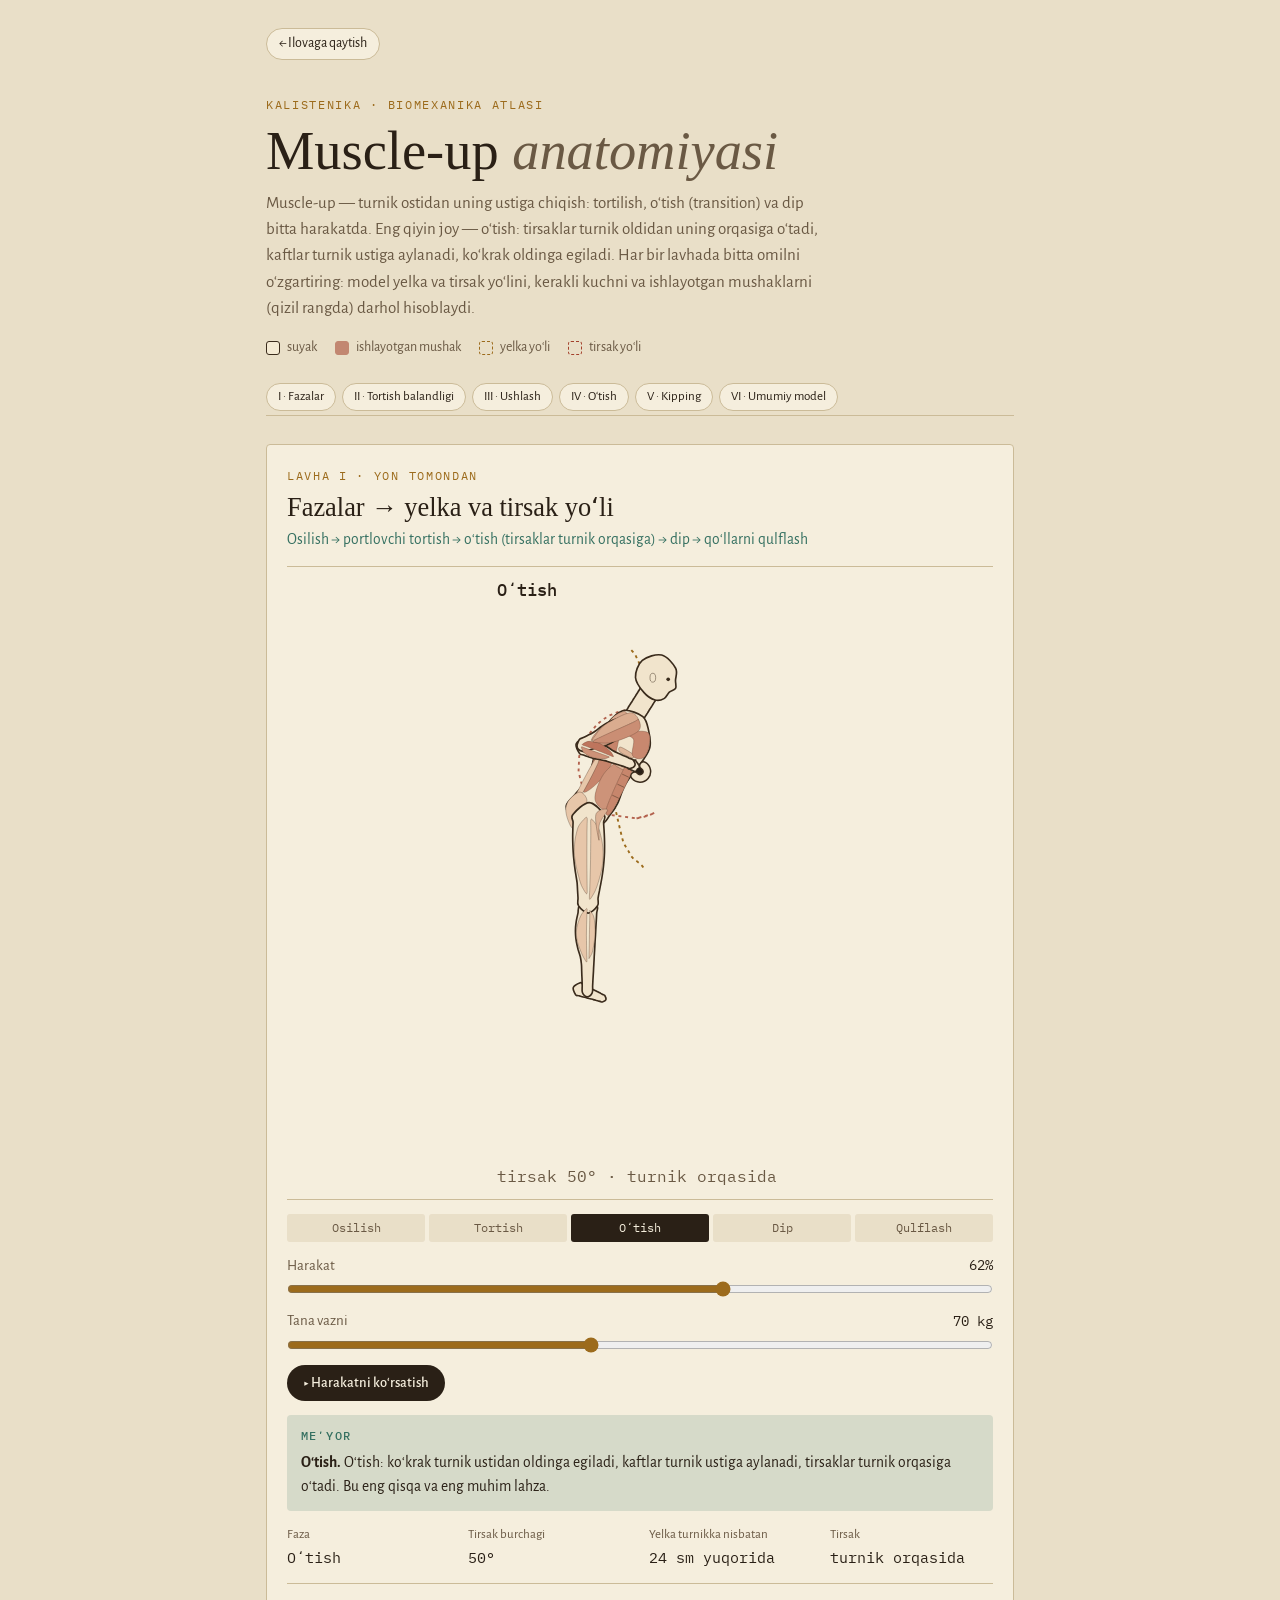
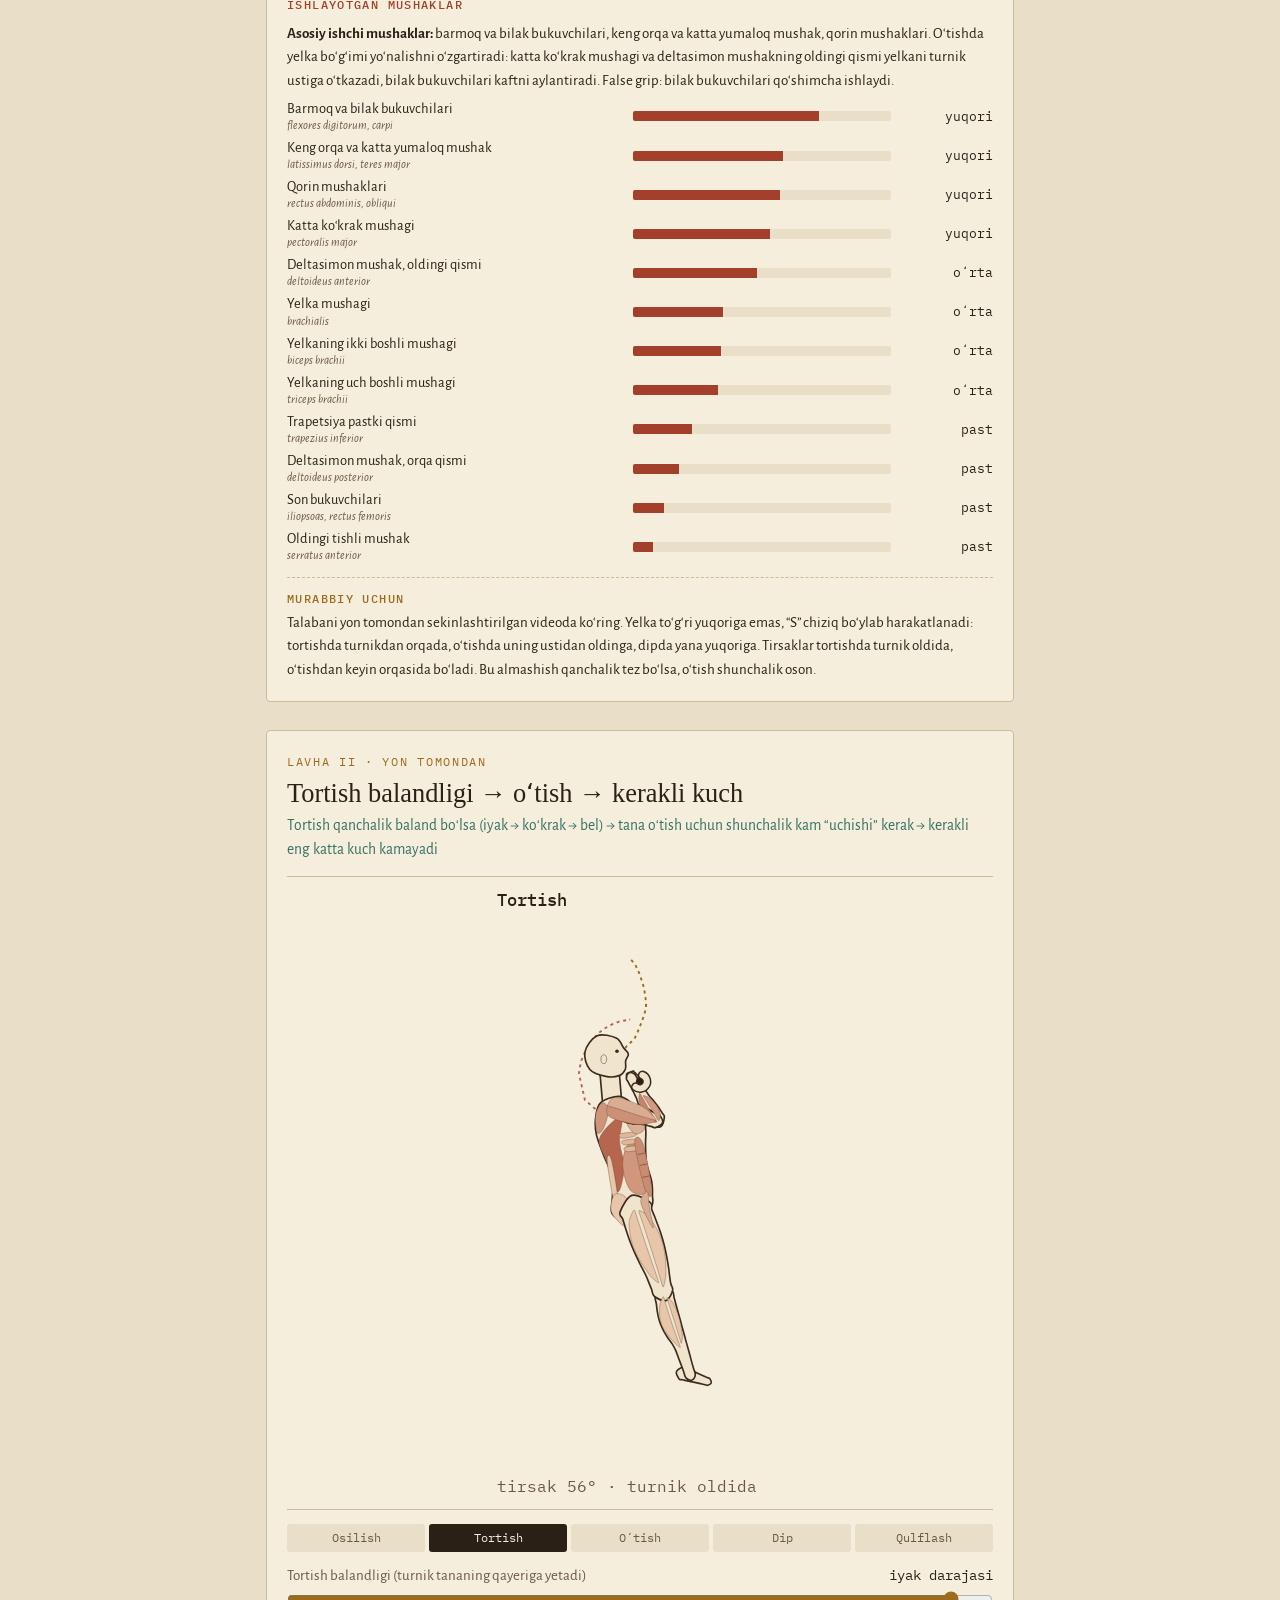
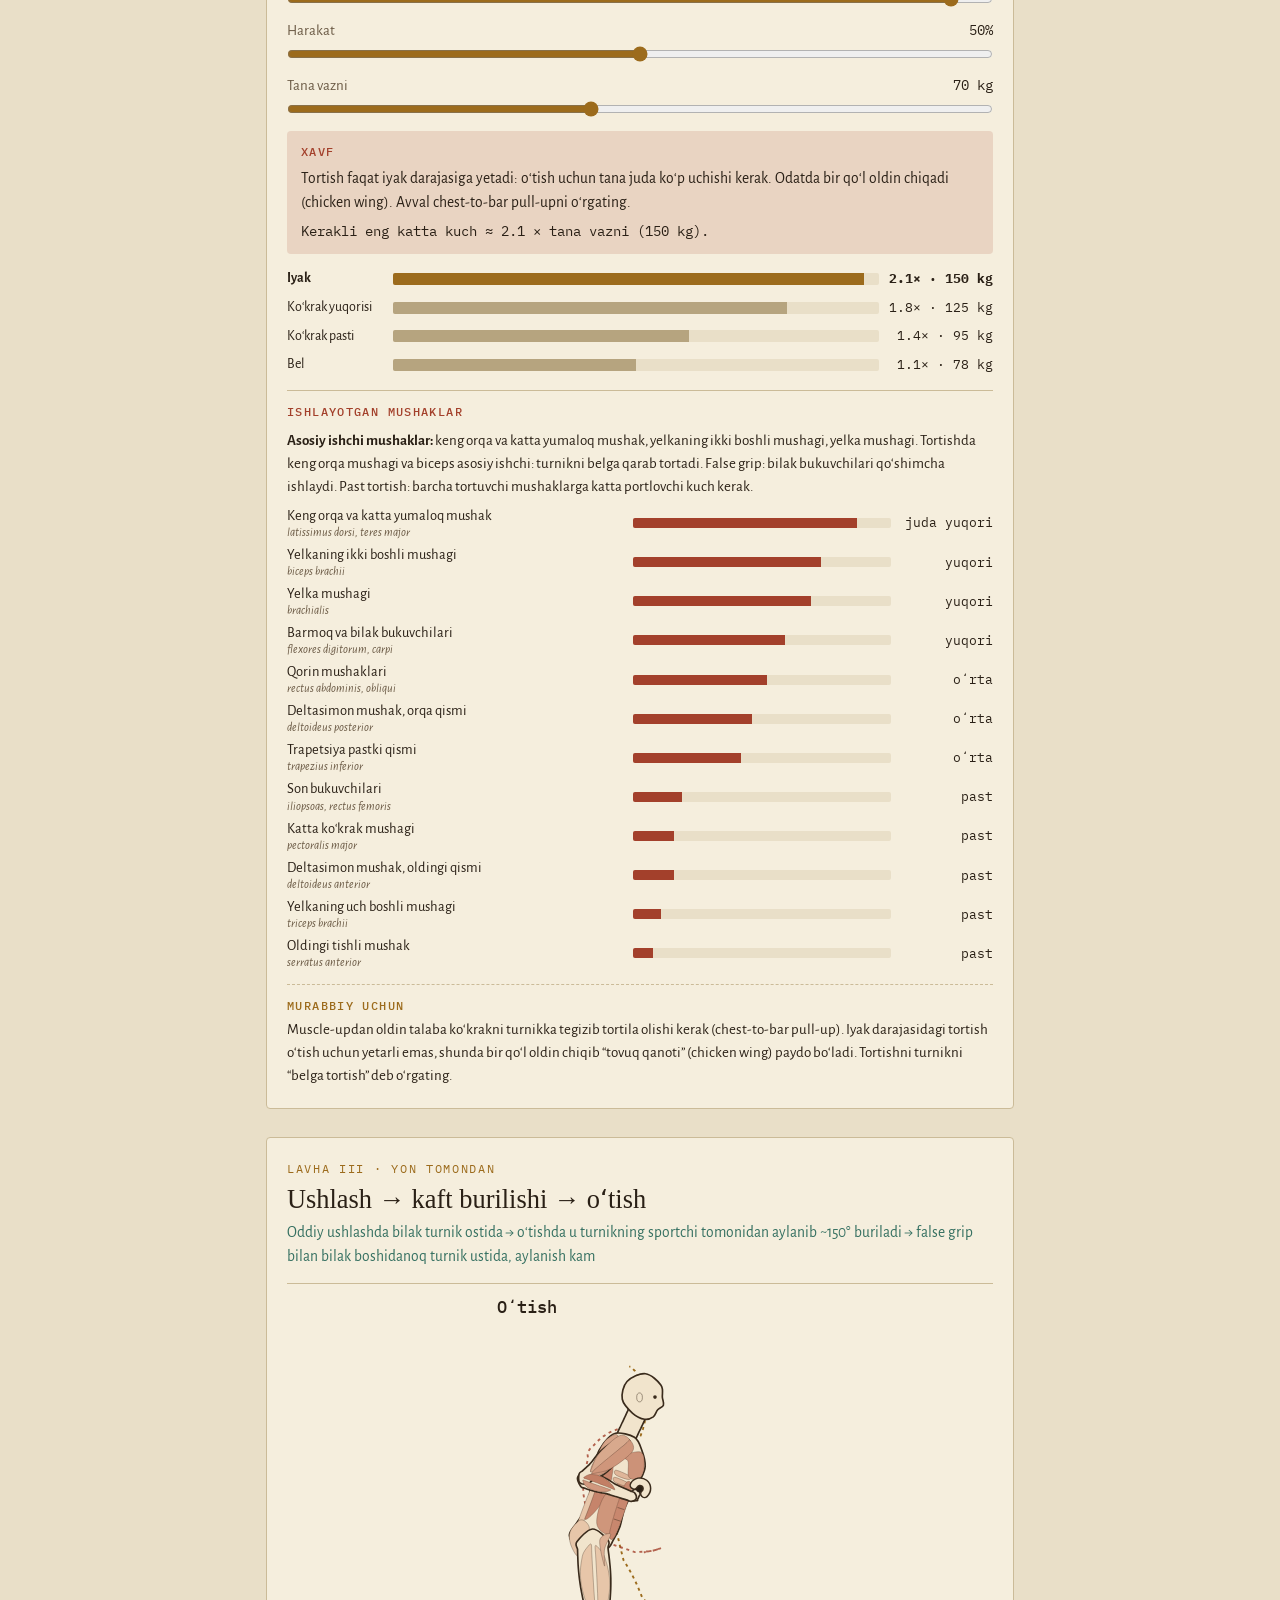
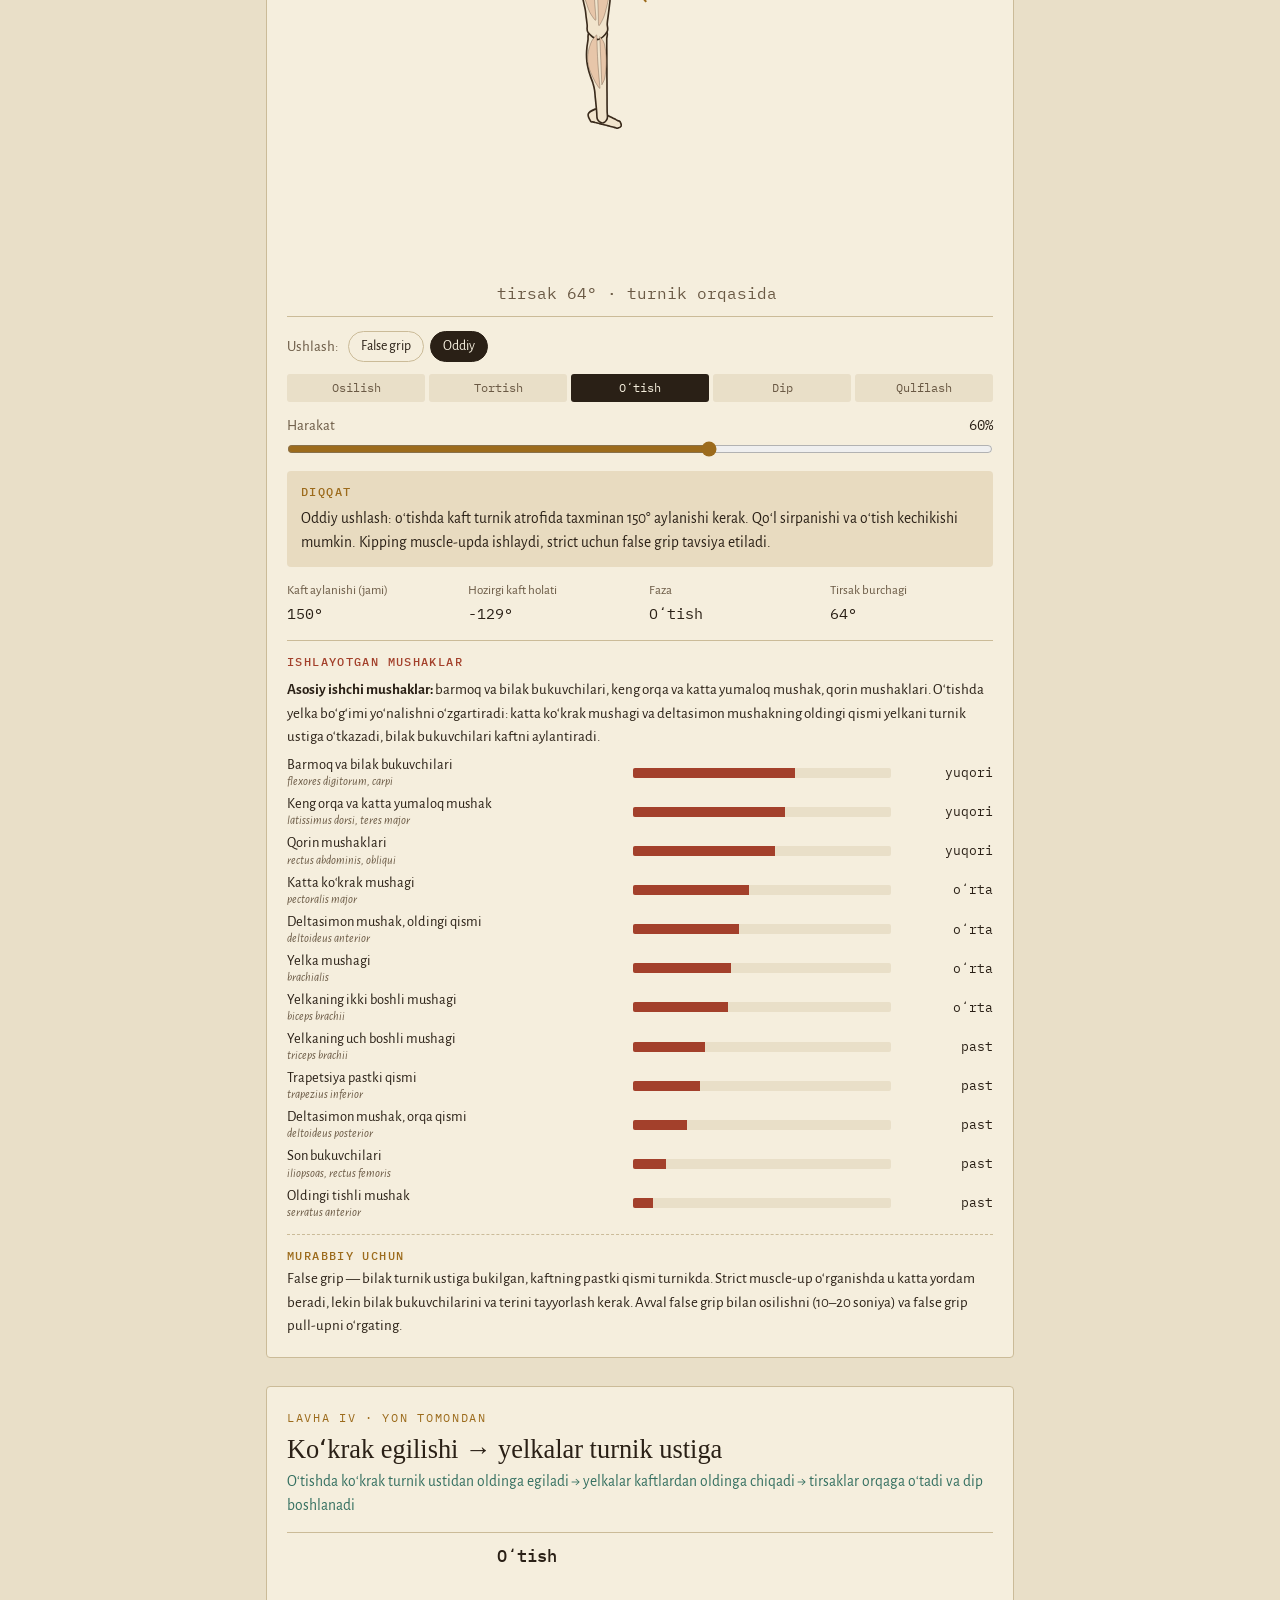
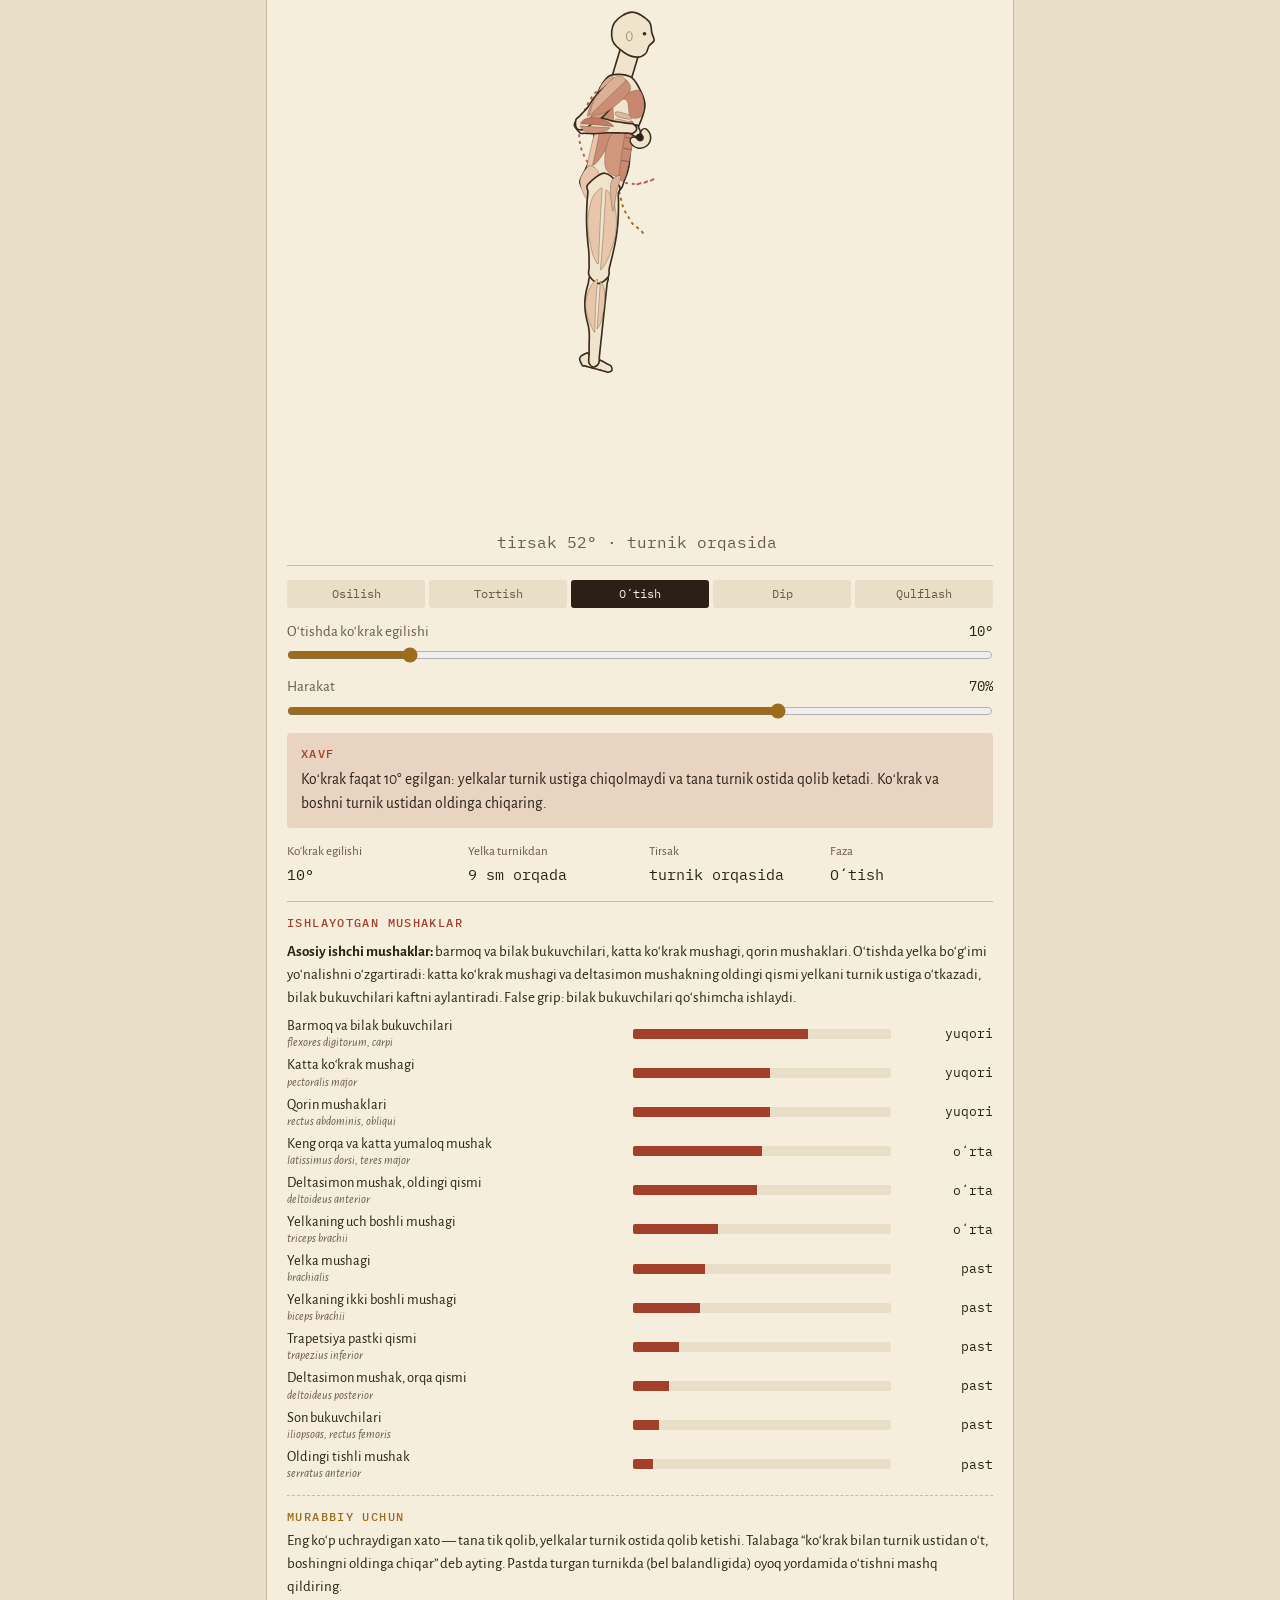
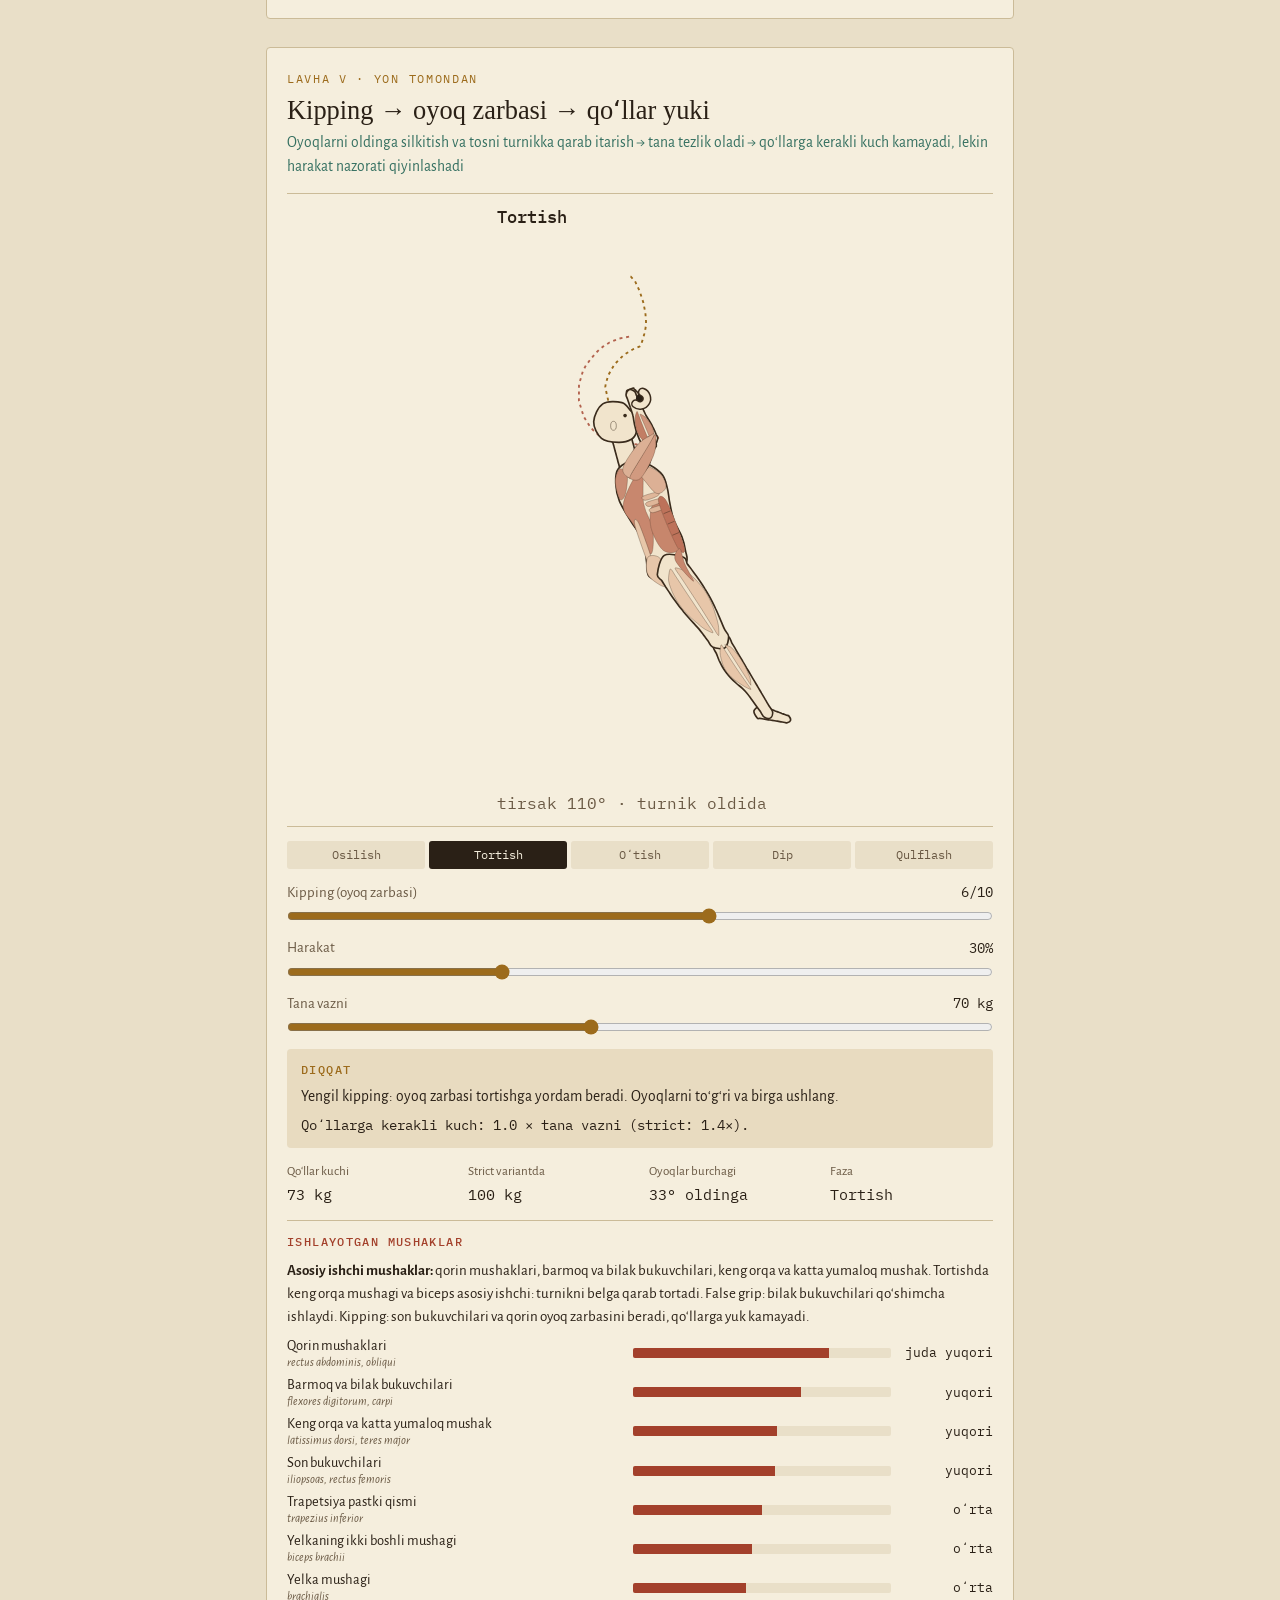
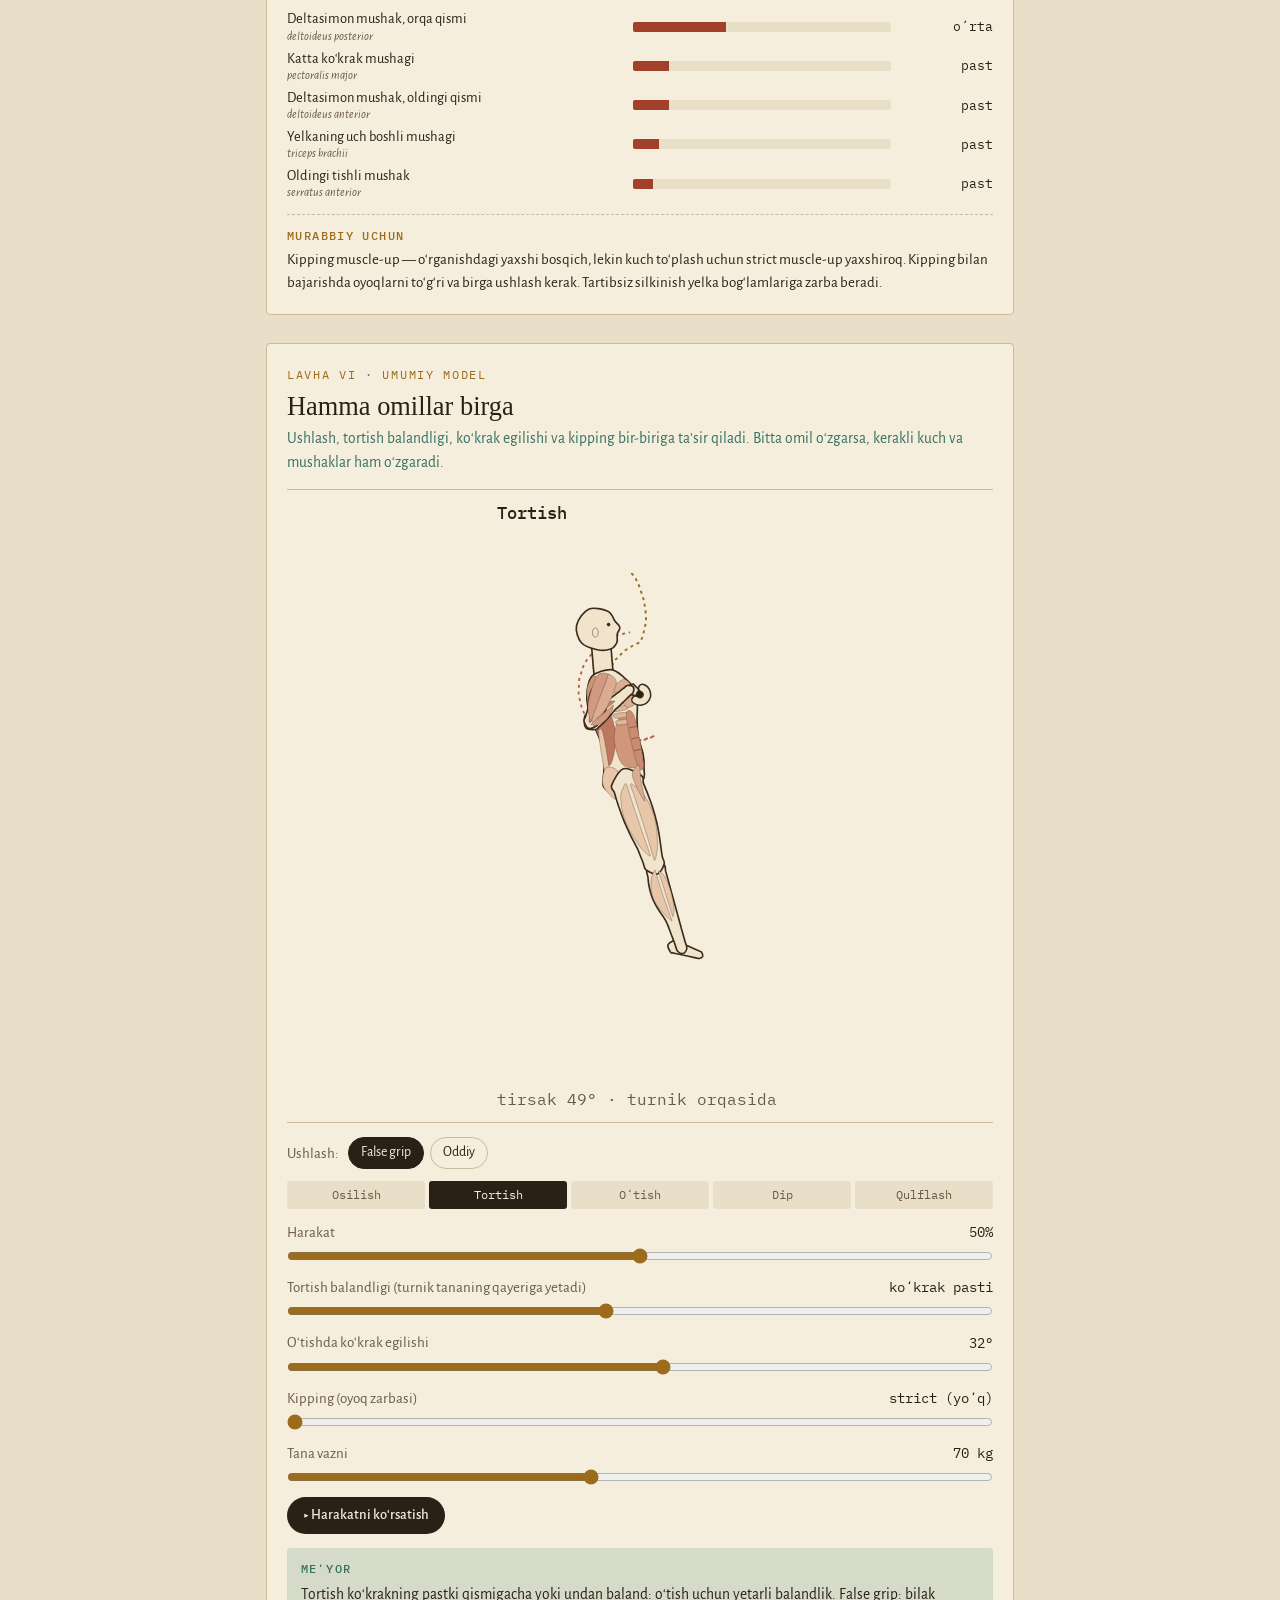
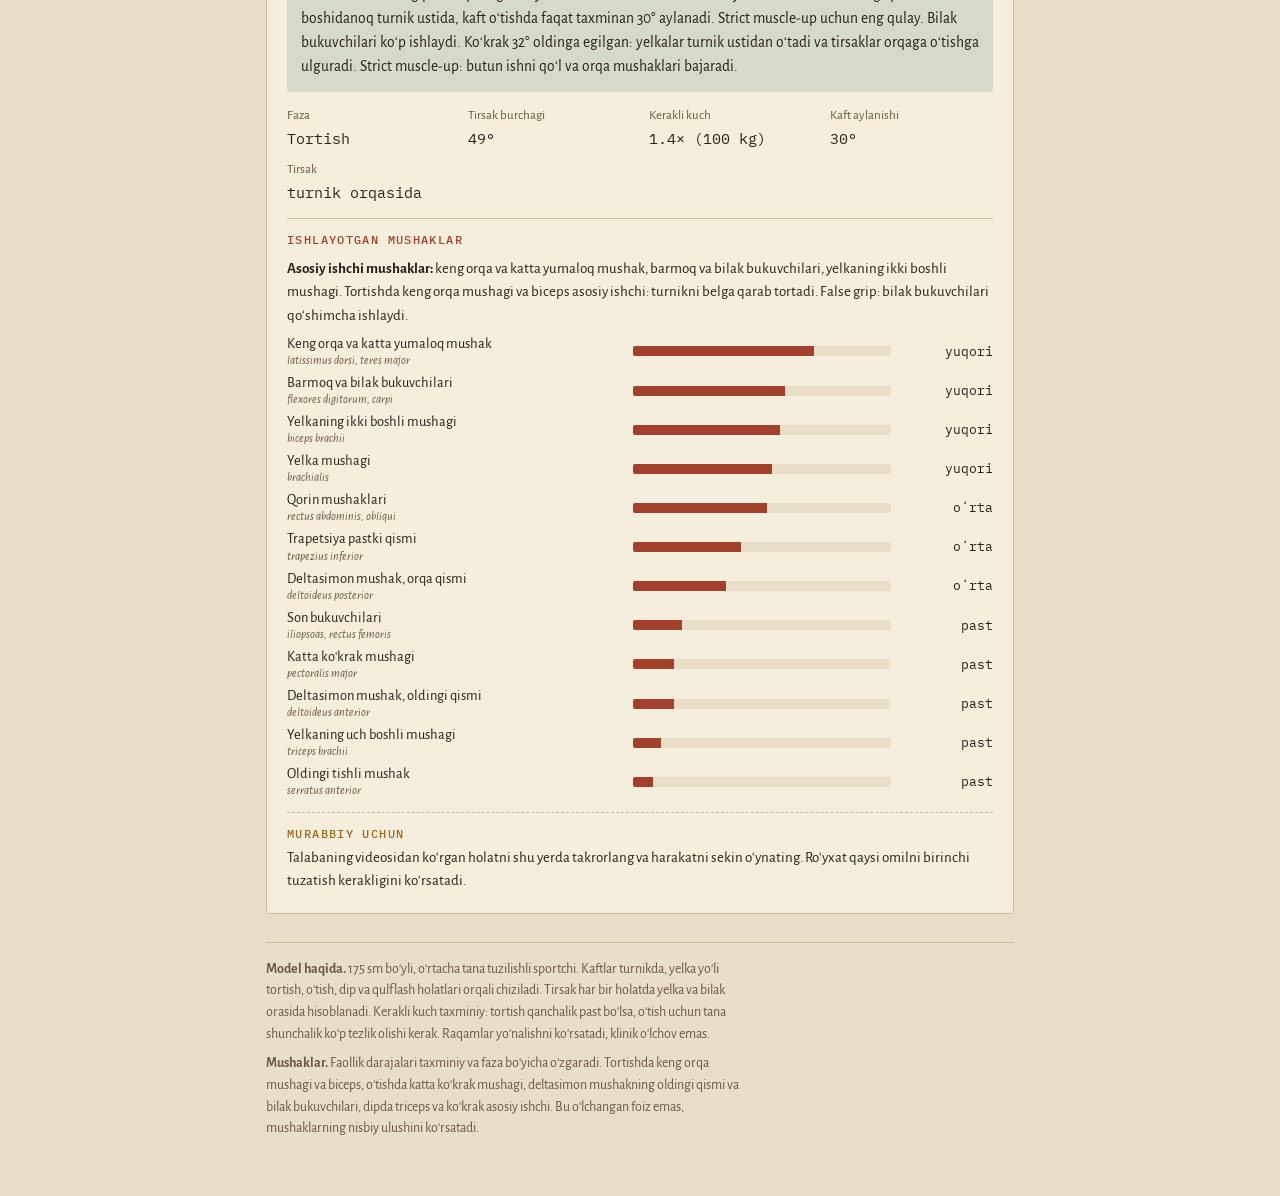
<file: technique/muscle-up.html>
<!doctype html>
<html lang="uz">
<head>
<meta charset="utf-8">
<meta name="viewport" content="width=device-width, initial-scale=1, viewport-fit=cover">
<script>try{var t=localStorage.getItem('cc-theme');if(t==='light'||t==='dark')document.documentElement.setAttribute('data-theme',t);}catch(e){}</script>
<style>:root{color-scheme:light}body{margin:0;font:14px system-ui,sans-serif}img{max-width:100%}[hidden]{display:none!important}
.backlink{align-self:flex-start;font-size:14px;color:var(--ink);text-decoration:none;border:1px solid var(--rule);border-radius:999px;padding:4px 12px;background:var(--plate)}
.backlink:focus-visible{outline:2px solid var(--ochre);outline-offset:2px}</style>
<title>Muscle-up Anatomiyasi</title>
<meta name="claude:viewport-fit-sides" content="cover">
<link rel="preconnect" href="https://fonts.googleapis.com">
<link rel="preconnect" href="https://fonts.gstatic.com" crossorigin>
<link rel="stylesheet" href="https://fonts.googleapis.com/css2?family=IM+Fell+English:ital@0;1&family=Alegreya+Sans:ital,wght@0,400;0,500;0,700;1,400&family=IBM+Plex+Mono:wght@400;500&display=swap">
<style>
/* Layout: a single column of numbered anatomical plates (atlas "lavha"), each = figure + sliders + verdict + coach note */
:root{
  --paper:#e9dfc8; --plate:#f5eedd; --ink:#2a2016; --ink-soft:#6a5944; --rule:#cbbb98;
  --bone:#f4ead3; --bone-line:#3a2b1c; --rust:#a3402b; --rust-wash:rgba(163,64,43,.15);
  --verd:#357061; --verd-wash:rgba(53,112,97,.16); --ochre:#9c6b1c; --ochre-wash:rgba(156,107,28,.15);
  --hatch:#b6a47f;
  --f-display:"IM Fell English", Georgia, "Times New Roman", serif;
  --f-body:"Alegreya Sans", "Segoe UI", system-ui, sans-serif;
  --f-mono:"IBM Plex Mono", ui-monospace, Menlo, monospace;
}
@media (prefers-color-scheme: dark){:root:not([data-theme="light"]){
  --paper:#1b1610; --plate:#262017; --ink:#efe4cc; --ink-soft:#b2a183; --rule:#463a2a;
  --bone:#e8dcc1; --bone-line:#120d08; --rust:#de7a5e; --rust-wash:rgba(222,122,94,.17);
  --verd:#6fb9a1; --verd-wash:rgba(111,185,161,.15); --ochre:#d9a54c; --ochre-wash:rgba(217,165,76,.15);
  --hatch:#5a4c38; color-scheme:dark }}
:root[data-theme="dark"]{
  --paper:#1b1610; --plate:#262017; --ink:#efe4cc; --ink-soft:#b2a183; --rule:#463a2a;
  --bone:#e8dcc1; --bone-line:#120d08; --rust:#de7a5e; --rust-wash:rgba(222,122,94,.17);
  --verd:#6fb9a1; --verd-wash:rgba(111,185,161,.15); --ochre:#d9a54c; --ochre-wash:rgba(217,165,76,.15);
  --hatch:#5a4c38; color-scheme:dark }

*{box-sizing:border-box}
body{background:var(--paper);color:var(--ink);font-family:var(--f-body);font-size:17px;line-height:1.55}
.wrap{max-width:780px;margin:0 auto;padding-block:28px 56px;
  padding-left:max(16px, env(safe-area-inset-left, 0px));padding-right:max(16px, env(safe-area-inset-right, 0px));
  display:flex;flex-direction:column;gap:28px}
header{display:flex;flex-direction:column;gap:10px;padding-block:8px 4px;border-bottom:1px solid var(--rule)}
.eyebrow{font-family:var(--f-mono);font-size:12px;letter-spacing:.14em;text-transform:uppercase;color:var(--ochre)}
h1{font-family:var(--f-display);font-weight:400;font-size:clamp(2.3rem,7vw,3.4rem);line-height:1.02;margin:0;text-wrap:balance}
h1 em{font-style:italic;color:var(--ink-soft)}
.lead{margin:0;max-width:62ch;color:var(--ink-soft)}
.legend{display:flex;flex-wrap:wrap;gap:8px 18px;font-size:14px;color:var(--ink-soft);padding-block:6px 14px}
.legend span{display:inline-flex;align-items:center;gap:7px}
.sw{width:14px;height:14px;border-radius:3px;border:1px solid var(--bone-line);display:inline-block}
.toc{display:flex;flex-wrap:wrap;gap:6px}
.toc a{font-size:13px;color:var(--ink);text-decoration:none;border:1px solid var(--rule);border-radius:999px;padding:3px 11px;background:var(--plate)}
.toc a:hover,.toc a:focus-visible{border-color:var(--ink)}

.plate{background:var(--plate);border:1px solid var(--rule);border-radius:4px;padding:22px 20px 20px;display:flex;flex-direction:column;gap:14px;scroll-margin-top:16px}
.plate-head{display:flex;flex-direction:column;gap:6px}
.num{font-family:var(--f-mono);font-size:12px;letter-spacing:.14em;text-transform:uppercase;color:var(--ochre)}
h2{font-family:var(--f-display);font-weight:400;font-size:1.65rem;line-height:1.15;margin:0;text-wrap:balance}
.chain{margin:0;color:var(--verd);font-size:15.5px}
.fig{border-top:1px solid var(--rule);border-bottom:1px solid var(--rule);padding-block:6px;overflow:hidden}
.fig svg{display:block;width:100%;height:auto}
.ctls{display:flex;flex-direction:column;gap:12px}
.ctl{display:grid;grid-template-columns:minmax(0,1fr) auto;gap:2px 12px;align-items:center}
.ctl label{font-size:15px;color:var(--ink-soft)}
.ctl output{font-family:var(--f-mono);font-size:13.5px;font-variant-numeric:tabular-nums;text-align:right;color:var(--ink)}
.ctl input{grid-column:1 / -1;width:100%;accent-color:var(--ochre);margin:2px 0 0}
.chips{display:flex;flex-wrap:wrap;gap:6px;align-items:center}
.chips .cap{font-size:15px;color:var(--ink-soft);margin-right:4px}
.chip{font:inherit;font-size:14px;color:var(--ink);background:transparent;border:1px solid var(--rule);border-radius:999px;padding:4px 12px;cursor:pointer}
.chip[aria-pressed="true"]{background:var(--ink);color:var(--plate);border-color:var(--ink)}
.chip:focus-visible,.play:focus-visible,input:focus-visible{outline:2px solid var(--ochre);outline-offset:2px}
.play{font:inherit;font-size:14.5px;font-weight:500;align-self:flex-start;background:var(--ink);color:var(--plate);border:0;border-radius:999px;padding:7px 16px;cursor:pointer}
.verdict{border-radius:4px;padding:12px 14px;font-size:15.5px;display:flex;flex-direction:column;gap:6px}
.verdict .tag{font-family:var(--f-mono);font-size:11.5px;letter-spacing:.12em;text-transform:uppercase;font-weight:500}
.verdict p{margin:0}
.verdict ul{margin:0;padding-left:18px;display:flex;flex-direction:column;gap:4px}
.v-ok{background:var(--verd-wash)} .v-ok .tag{color:var(--verd)}
.v-warn{background:var(--ochre-wash)} .v-warn .tag{color:var(--ochre)}
.v-bad{background:var(--rust-wash)} .v-bad .tag{color:var(--rust)}
.reads{display:grid;grid-template-columns:repeat(auto-fit,minmax(150px,1fr));gap:10px 18px;margin:0}
.reads div{display:flex;flex-direction:column;gap:1px;min-width:0}
.reads dt{font-size:13px;color:var(--ink-soft)}
.reads dd{margin:0;font-family:var(--f-mono);font-size:15px;font-variant-numeric:tabular-nums}
.coach{margin:0;font-size:15px;border-top:1px dashed var(--rule);padding-top:12px;color:var(--ink)}
.coach b{font-family:var(--f-mono);font-size:11.5px;letter-spacing:.12em;text-transform:uppercase;color:var(--ochre);font-weight:500;display:block;margin-bottom:3px}
.bars{display:flex;flex-direction:column;gap:7px}
.bar{display:grid;grid-template-columns:96px minmax(0,1fr) 104px;gap:10px;align-items:center;font-size:14px}
.bar .track{height:12px;background:var(--paper);border-radius:2px;overflow:hidden}
.bar .fill{height:100%;background:var(--hatch)}
.bar.on .fill{background:var(--ochre)}
.bar.on{font-weight:700}
.bar .kg{font-family:var(--f-mono);font-size:13px;text-align:right;font-variant-numeric:tabular-nums}
footer{font-size:14px;color:var(--ink-soft);display:flex;flex-direction:column;gap:8px;border-top:1px solid var(--rule);padding-top:16px}
footer p{margin:0;max-width:68ch}
footer a{color:var(--ink)}

/* svg classes */
.bo{stroke:var(--bone-line);stroke-linecap:round;fill:none}
.bf{stroke:var(--bone);stroke-linecap:round;fill:none}
.bfill{fill:var(--bone);stroke:var(--bone-line);stroke-width:2.5}
.jt{fill:var(--bone);stroke:var(--bone-line);stroke-width:2.5}
.hl{stroke:var(--hatch);stroke-width:2}
.gl{stroke:var(--ink);stroke-width:2.5}
.boxr{fill:var(--plate);stroke:var(--ink);stroke-width:2.5}
.lbl{fill:var(--ink-soft);font-family:var(--f-mono);font-size:21px}
.lbl-s{fill:var(--ink-soft);font-family:var(--f-mono);font-size:17px}
.lbl-b{fill:var(--ink);font-family:var(--f-mono);font-size:22px;font-weight:500}
.t-ok{fill:var(--verd)} .t-warn{fill:var(--ochre)} .t-bad{fill:var(--rust)}
.z-ok{fill:var(--verd-wash)} .z-warn{fill:var(--ochre-wash)} .z-bad{fill:var(--rust-wash)}
.s-ok{stroke:var(--verd)} .s-warn{stroke:var(--ochre)} .s-bad{stroke:var(--rust)}
.dash{stroke:var(--ink-soft);stroke-width:2;stroke-dasharray:7 6;fill:none}
.ideal{stroke:var(--verd);stroke-width:3;stroke-dasharray:12 8;fill:none}
.arm{stroke:var(--rust);stroke-width:6;stroke-linecap:round}
.force{stroke:var(--ochre);stroke-width:4;fill:none}
.forcehead{fill:var(--ochre)}
.socket{fill:var(--bone-line)}
.rib{stroke:var(--bone-line);stroke-width:2;fill:none}
.wing{fill:var(--rust-wash);stroke:var(--rust);stroke-width:3}
@media (max-width:480px){ body{font-size:16px} .plate{padding:18px 14px 16px} .bar{grid-template-columns:82px minmax(0,1fr) 96px} }
@media (prefers-reduced-motion: reduce){ *{scroll-behavior:auto} }

.musc{display:flex;flex-direction:column;gap:8px;border-top:1px solid var(--rule);padding-top:12px}
.musc h3{margin:0;font-family:var(--f-mono);font-size:11.5px;letter-spacing:.12em;text-transform:uppercase;color:var(--rust);font-weight:500}
.mnote{margin:0;font-size:15px}
.mlist{display:flex;flex-direction:column;gap:6px}
.mrow{display:grid;grid-template-columns:minmax(0,1.3fr) minmax(0,1fr) 92px;gap:10px;align-items:center;font-size:14.5px}
.mrow .mn{min-width:0;line-height:1.25}
.mrow .mn i{display:block;font-size:12px;color:var(--ink-soft)}
.mrow .track{height:10px;background:var(--paper);border-radius:2px;overflow:hidden}
.mrow .fill{display:block;height:100%;background:var(--rust);transition:width .15s}
.mrow .lv{font-family:var(--f-mono);font-size:12.5px;text-align:right}
.mus{fill:var(--rust)}
@media (max-width:480px){.mrow{grid-template-columns:minmax(0,1fr) 70px;}.mrow .lv{grid-column:2;grid-row:1}.mrow .track{grid-column:1 / -1}}
.btn-s{font:inherit;font-size:14px;align-self:flex-start;background:transparent;color:var(--ink);border:1px solid var(--ink);border-radius:999px;padding:5px 14px;cursor:pointer}
.btn-s:focus-visible{outline:2px solid var(--ochre);outline-offset:2px}
.com{fill:var(--plate);stroke:var(--ink);stroke-width:3}
.base-ok{fill:var(--verd-wash);stroke:var(--verd);stroke-width:2}
.phasebar{display:grid;grid-template-columns:repeat(5,minmax(0,1fr));gap:4px;font-family:var(--f-mono);font-size:11.5px;text-align:center}
.phasebar span{padding:5px 2px;border-radius:3px;background:var(--paper);color:var(--ink-soft)}
.phasebar span.on{background:var(--ink);color:var(--plate)}
.path{stroke:var(--ochre);stroke-width:2.5;stroke-dasharray:4 5;fill:none}
:root{--skin:#f1e4cc;--skin-far:#e2d1b2;--mus:#e7c6a9;--af-line:#3a2b1c}
@media (prefers-color-scheme: dark){:root:not([data-theme="light"]){--skin:#5b4a39;--skin-far:#43372b;--mus:#7b5d48;--af-line:#e3d4b6}}
:root[data-theme="dark"]{--skin:#5b4a39;--skin-far:#43372b;--mus:#7b5d48;--af-line:#e3d4b6}
.af-skin{fill:var(--skin);stroke:var(--af-line);stroke-width:2.2;stroke-linejoin:round}
.af-far{fill:var(--skin-far);stroke:var(--af-line);stroke-width:1.6;stroke-linejoin:round}
.af-mus{fill:var(--mus);stroke:var(--af-line);stroke-width:1;stroke-opacity:.4;stroke-linejoin:round}
.af-hot{fill:var(--rust);stroke:none;pointer-events:none}
.af-detail{stroke:var(--af-line);stroke-width:1.2;stroke-opacity:.5;fill:none}
.af-detail-fill{fill:var(--af-line)}
</style>

</head>
<body>
<div class="wrap">
<a class="backlink" href="../#technique">← Ilovaga qaytish</a>
<header>
  <div class="eyebrow">Kalistenika · Biomexanika atlasi</div>
  <h1>Muscle-up <em>anatomiyasi</em></h1>
  <p class="lead">Muscle-up — turnik ostidan uning ustiga chiqish: tortilish, oʻtish (transition) va dip bitta harakatda. Eng qiyin joy — oʻtish: tirsaklar turnik oldidan uning orqasiga oʻtadi, kaftlar turnik ustiga aylanadi, koʻkrak oldinga egiladi. Har bir lavhada bitta omilni oʻzgartiring: model yelka va tirsak yoʻlini, kerakli kuchni va ishlayotgan mushaklarni (qizil rangda) darhol hisoblaydi.</p>
  <div class="legend">
    <span><i class="sw" style="background:var(--bone)"></i>suyak</span>
    <span><i class="sw" style="background:var(--rust);opacity:.55;border-color:var(--rust)"></i>ishlayotgan mushak</span>
    <span><i class="sw" style="background:transparent;border-color:var(--ochre);border-style:dashed"></i>yelka yoʻli</span>
    <span><i class="sw" style="background:transparent;border-color:var(--rust);border-style:dashed"></i>tirsak yoʻli</span>
  </div>
  <nav class="toc" aria-label="Lavhalar">
    <a href="#lavha-1">I · Fazalar</a><a href="#lavha-2">II · Tortish balandligi</a><a href="#lavha-3">III · Ushlash</a><a href="#lavha-4">IV · Oʻtish</a><a href="#lavha-5">V · Kipping</a><a href="#lavha-6">VI · Umumiy model</a>
  </nav>
</header>

<section class="plate" id="lavha-1">
  <div class="plate-head"><div class="num">Lavha I · yon tomondan</div>
    <h2>Fazalar → yelka va tirsak yoʻli</h2>
    <p class="chain">Osilish → portlovchi tortish → oʻtish (tirsaklar turnik orqasiga) → dip → qoʻllarni qulflash</p></div>
  <div class="fig"></div><div class="ctls"></div><div class="verdict"></div><dl class="reads"></dl><div class="musc"></div>
  <p class="coach"><b>Murabbiy uchun</b>Talabani yon tomondan sekinlashtirilgan videoda koʻring. Yelka toʻgʻri yuqoriga emas, “S” chiziq boʻylab harakatlanadi: tortishda turnikdan orqada, oʻtishda uning ustidan oldinga, dipda yana yuqoriga. Tirsaklar tortishda turnik oldida, oʻtishdan keyin orqasida boʻladi. Bu almashish qanchalik tez boʻlsa, oʻtish shunchalik oson.</p>
</section>

<section class="plate" id="lavha-2">
  <div class="plate-head"><div class="num">Lavha II · yon tomondan</div>
    <h2>Tortish balandligi → oʻtish → kerakli kuch</h2>
    <p class="chain">Tortish qanchalik baland boʻlsa (iyak → koʻkrak → bel) → tana oʻtish uchun shunchalik kam “uchishi” kerak → kerakli eng katta kuch kamayadi</p></div>
  <div class="fig"></div><div class="ctls"></div><div class="verdict"></div><div class="bars" aria-label="Tortish balandligi boʻyicha kerakli kuch"></div><div class="musc"></div>
  <p class="coach"><b>Murabbiy uchun</b>Muscle-updan oldin talaba koʻkrakni turnikka tegizib tortila olishi kerak (chest-to-bar pull-up). Iyak darajasidagi tortish oʻtish uchun yetarli emas, shunda bir qoʻl oldin chiqib “tovuq qanoti” (chicken wing) paydo boʻladi. Tortishni turnikni “belga tortish” deb oʻrgating.</p>
</section>

<section class="plate" id="lavha-3">
  <div class="plate-head"><div class="num">Lavha III · yon tomondan</div>
    <h2>Ushlash → kaft burilishi → oʻtish</h2>
    <p class="chain">Oddiy ushlashda bilak turnik ostida → oʻtishda u turnikning sportchi tomonidan aylanib ~150° buriladi → false grip bilan bilak boshidanoq turnik ustida, aylanish kam</p></div>
  <div class="fig"></div><div class="ctls"></div><div class="verdict"></div><dl class="reads"></dl><div class="musc"></div>
  <p class="coach"><b>Murabbiy uchun</b>False grip — bilak turnik ustiga bukilgan, kaftning pastki qismi turnikda. Strict muscle-up oʻrganishda u katta yordam beradi, lekin bilak bukuvchilarini va terini tayyorlash kerak. Avval false grip bilan osilishni (10–20 soniya) va false grip pull-upni oʻrgating.</p>
</section>

<section class="plate" id="lavha-4">
  <div class="plate-head"><div class="num">Lavha IV · yon tomondan</div>
    <h2>Koʻkrak egilishi → yelkalar turnik ustiga</h2>
    <p class="chain">Oʻtishda koʻkrak turnik ustidan oldinga egiladi → yelkalar kaftlardan oldinga chiqadi → tirsaklar orqaga oʻtadi va dip boshlanadi</p></div>
  <div class="fig"></div><div class="ctls"></div><div class="verdict"></div><dl class="reads"></dl><div class="musc"></div>
  <p class="coach"><b>Murabbiy uchun</b>Eng koʻp uchraydigan xato — tana tik qolib, yelkalar turnik ostida qolib ketishi. Talabaga “koʻkrak bilan turnik ustidan oʻt, boshingni oldinga chiqar” deb ayting. Pastda turgan turnikda (bel balandligida) oyoq yordamida oʻtishni mashq qildiring.</p>
</section>

<section class="plate" id="lavha-5">
  <div class="plate-head"><div class="num">Lavha V · yon tomondan</div>
    <h2>Kipping → oyoq zarbasi → qoʻllar yuki</h2>
    <p class="chain">Oyoqlarni oldinga silkitish va tosni turnikka qarab itarish → tana tezlik oladi → qoʻllarga kerakli kuch kamayadi, lekin harakat nazorati qiyinlashadi</p></div>
  <div class="fig"></div><div class="ctls"></div><div class="verdict"></div><dl class="reads"></dl><div class="musc"></div>
  <p class="coach"><b>Murabbiy uchun</b>Kipping muscle-up — oʻrganishdagi yaxshi bosqich, lekin kuch toʻplash uchun strict muscle-up yaxshiroq. Kipping bilan bajarishda oyoqlarni toʻgʻri va birga ushlash kerak. Tartibsiz silkinish yelka bogʻlamlariga zarba beradi.</p>
</section>

<section class="plate" id="lavha-6">
  <div class="plate-head"><div class="num">Lavha VI · umumiy model</div>
    <h2>Hamma omillar birga</h2>
    <p class="chain">Ushlash, tortish balandligi, koʻkrak egilishi va kipping bir-biriga taʼsir qiladi. Bitta omil oʻzgarsa, kerakli kuch va mushaklar ham oʻzgaradi.</p></div>
  <div class="fig"></div><div class="ctls"></div><div class="verdict"></div><dl class="reads"></dl><div class="musc"></div>
  <p class="coach"><b>Murabbiy uchun</b>Talabaning videosidan koʻrgan holatni shu yerda takrorlang va harakatni sekin oʻynating. Roʻyxat qaysi omilni birinchi tuzatish kerakligini koʻrsatadi.</p>
</section>

<footer>
  <p><b>Model haqida.</b> 175 sm boʻyli, oʻrtacha tana tuzilishli sportchi. Kaftlar turnikda, yelka yoʻli tortish, oʻtish, dip va qulflash holatlari orqali chiziladi. Tirsak har bir holatda yelka va bilak orasida hisoblanadi. Kerakli kuch taxminiy: tortish qanchalik past boʻlsa, oʻtish uchun tana shunchalik koʻp tezlik olishi kerak. Raqamlar yoʻnalishni koʻrsatadi, klinik oʻlchov emas.</p>
  <p><b>Mushaklar.</b> Faollik darajalari taxminiy va faza boʻyicha oʻzgaradi. Tortishda keng orqa mushagi va biceps, oʻtishda katta koʻkrak mushagi, deltasimon mushakning oldingi qismi va bilak bukuvchilari, dipda triceps va koʻkrak asosiy ishchi. Bu oʻlchangan foiz emas, mushaklarning nisbiy ulushini koʻrsatadi.</p>
</footer>
</div>

<script>
/* Anatomical figure renderer for the technique atlas.
 * Draws a body outline with muscle shapes over it, side view or back view, as an SVG string.
 * All input points are SCREEN coordinates (px, y down); s = pixels per metre.
 * Colours come from CSS classes: af-skin, af-far, af-mus, af-line, af-hot (see the page styles).
 * act: muscle activation 0..100 by name (pec, adelt, pdelt, bic, tri, fore, lat, trap, serr,
 *      abs, glute, erect, hipf, quad, ham, calf). Missing names are drawn as resting muscle. */
(function (root) {
  const add = (a, b, k = 1) => [a[0] + b[0] * k, a[1] + b[1] * k];
  const sub = (a, b) => [a[0] - b[0], a[1] - b[1]];
  const len = (a) => Math.hypot(a[0], a[1]);
  const norm = (a) => { const l = len(a) || 1; return [a[0] / l, a[1] / l]; };
  const dot = (a, b) => a[0] * b[0] + a[1] * b[1];
  const lerp = (a, b, t) => [a[0] + (b[0] - a[0]) * t, a[1] + (b[1] - a[1]) * t];
  const r90 = (v, s) => (s > 0 ? [-v[1], v[0]] : [v[1], -v[0]]);
  const f = (p) => `${p[0].toFixed(1)},${p[1].toFixed(1)}`;
  const bump = (t, a, b) => (t <= a || t >= b ? 0 : Math.sin(Math.PI * (t - a) / (b - a)));

  // closed smooth path through points (Catmull-Rom → Bézier)
  function smooth(pts) {
    const n = pts.length; let d = `M${f(pts[0])}`;
    for (let i = 0; i < n; i++) {
      const p0 = pts[(i - 1 + n) % n], p1 = pts[i], p2 = pts[(i + 1) % n], p3 = pts[(i + 2) % n];
      const c1 = [p1[0] + (p2[0] - p0[0]) / 6, p1[1] + (p2[1] - p0[1]) / 6];
      const c2 = [p2[0] - (p3[0] - p1[0]) / 6, p2[1] - (p3[1] - p1[1]) / 6];
      d += `C${f(c1)} ${f(c2)} ${f(p2)}`;
    }
    return d + 'Z';
  }
  const hot = (v) => (v > 0 ? (0.06 + 0.74 * Math.min(100, v) / 100).toFixed(2) : 0);
  function muscle(d, v, extra = '') {
    let s = `<path class="af-mus" d="${d}"${extra}/>`;
    if (v > 0) s += `<path class="af-hot" d="${d}" fill-opacity="${hot(v)}"/>`;
    return s;
  }

  // limb: A→B with anterior/posterior width profiles (metres); ant = unit vector to the anterior side
  function limbPts(A, B, ant, wa, wp, s, capA = 0.8, capB = 0.8) {
    const d = norm(sub(B, A)), L = len(sub(B, A)), N = 12, front = [], back = [];
    for (let i = 0; i <= N; i++) {
      const t = i / N, c = add(A, d, L * t);
      front.push(add(c, ant, wa(t) * s)); back.push(add(c, ant, -wp(t) * s));
    }
    const endB = add(B, d, Math.min(wa(1), wp(1)) * s * capB), endA = add(A, d, -Math.min(wa(0), wp(0)) * s * capA);
    return [...front, endB, ...back.reverse(), endA];
  }
  // a muscle belly lying on one side of a limb between t0 and t1
  function bellyPts(A, B, ant, side, w, t0, t1, s, inner = 0.12) {
    const d = norm(sub(B, A)), L = len(sub(B, A)), N = 10, o = [], inn = [];
    for (let i = 0; i <= N; i++) {
      const t = t0 + (t1 - t0) * i / N, c = add(A, d, L * t), k = Math.sin(Math.PI * i / N);
      o.push(add(c, ant, side * w(t) * s * (0.25 + 0.68 * Math.sqrt(k))));
      inn.push(add(c, ant, side * w(t) * s * inner));
    }
    return [...o, ...inn.reverse()];
  }

  const PROF = {
    upper: { wa: (t) => 0.040 - 0.008 * t + 0.012 * bump(t, 0.3, 0.88), wp: (t) => 0.044 - 0.010 * t + 0.012 * bump(t, 0.08, 0.7) },
    fore: { wa: (t) => 0.040 - 0.017 * t + 0.010 * bump(t, -0.1, 0.6), wp: (t) => 0.036 - 0.014 * t + 0.006 * bump(t, -0.1, 0.5) },
    thigh: { wa: (t) => 0.074 - 0.028 * t + 0.016 * bump(t, 0.08, 0.9), wp: (t) => 0.080 - 0.032 * t + 0.010 * bump(t, 0.05, 0.75) },
    shank: { wa: (t) => 0.044 - 0.020 * t, wp: (t) => 0.044 - 0.020 * t + 0.024 * bump(t, 0.02, 0.62) },
    neck: { wa: () => 0.045, wp: () => 0.050 },
    hand: { wa: (t) => 0.028 - 0.008 * t, wp: (t) => 0.026 - 0.008 * t },
    foot: { wa: (t) => 0.034 - 0.016 * t, wp: (t) => 0.030 - 0.014 * t }
  };

  function limb(A, B, ant, prof, s, cls) { return `<path class="${cls}" d="${smooth(limbPts(A, B, ant, prof.wa, prof.wp, s))}"/>`; }
  const anteriorOf = (dir, sg) => r90(dir, sg);

  // ---------------- side view ----------------
  function side(o) {
    const s = o.s, act = o.act || {}, A = (k) => act[k] || 0;
    const up = norm(o.up || sub(o.sh, o.hip));
    let fr = sub(o.front, [up[0] * dot(o.front, up), up[1] * dot(o.front, up)]); fr = norm(fr);
    // rotation sign that turns "down the body" into "front": used for every limb's anterior side
    const sg = dot(r90([-up[0], -up[1]], 1), fr) > 0 ? 1 : -1;
    const T = (a, b) => add(lerp(o.hip, o.sh, a), fr, b * s);
    let g = '';

    const legSet = (kn, an, toe, cls, withMus) => {
      let out = '';
      const tA = anteriorOf(norm(sub(kn, o.hip)), sg), sA = anteriorOf(norm(sub(an, kn)), sg);
      const heel = add(an, norm(sub(an, toe)), 0.05 * s);
      out += limb(heel, toe, anteriorOf(norm(sub(toe, heel)), sg), PROF.foot, s, cls);
      out += limb(kn, an, sA, PROF.shank, s, cls);
      out += limb(o.hip, kn, tA, PROF.thigh, s, cls);
      if (withMus) {
        out += muscle(smooth(bellyPts(o.hip, kn, tA, 1, PROF.thigh.wa, 0.06, 0.92, s)), A('quad'));
        out += muscle(smooth(bellyPts(o.hip, kn, tA, -1, PROF.thigh.wp, 0.04, 0.86, s)), A('ham'));
        out += muscle(smooth(bellyPts(kn, an, sA, -1, PROF.shank.wp, 0.04, 0.64, s)), A('calf'));
        out += muscle(smooth(bellyPts(kn, an, sA, 1, PROF.shank.wa, 0.06, 0.6, s, 0.2)), 0);
      }
      return out;
    };
    const armSet = (sh, el, wr, hand, cls, withMus) => {
      let out = '';
      const uA = anteriorOf(norm(sub(el, sh)), sg), fA = anteriorOf(norm(sub(wr, el)), sg);
      out += limb(wr, hand, anteriorOf(norm(sub(hand, wr)), sg), PROF.hand, s, cls);
      out += limb(el, wr, fA, PROF.fore, s, cls);
      out += limb(sh, el, uA, PROF.upper, s, cls);
      if (withMus) {
        out += muscle(smooth(bellyPts(sh, el, uA, 1, PROF.upper.wa, 0.22, 0.9, s)), A('bic'));
        out += muscle(smooth(bellyPts(sh, el, uA, -1, PROF.upper.wp, 0.08, 0.8, s)), A('tri'));
        out += muscle(smooth(bellyPts(el, wr, fA, 1, PROF.fore.wa, 0.0, 0.62, s)), A('fore'));
        out += muscle(smooth(bellyPts(el, wr, fA, -1, PROF.fore.wp, 0.0, 0.55, s)), A('fore') * 0.6);
      }
      return out;
    };

    // far side limbs first, dimmed
    (o.legs2 || []).forEach((L) => { g += `<g opacity=".55">${legSet(L.kn, L.an, L.toe, 'af-far', false)}</g>`; });
    if (o.arm2) g += `<g opacity=".55">${armSet(o.arm2.sh, o.arm2.el, o.arm2.wr, o.arm2.hand, 'af-far', false)}</g>`;

    // trunk
    const back = [[-0.10, -0.06], [-0.02, -0.12], [0.12, -0.105], [0.32, -0.08], [0.55, -0.10], [0.78, -0.115], [0.95, -0.10], [1.08, -0.06]];
    const front = [[1.10, 0.035], [1.0, 0.09], [0.86, 0.13], [0.72, 0.128], [0.58, 0.112], [0.40, 0.098], [0.22, 0.104], [0.08, 0.094], [-0.04, 0.07]];
    // neck + head (behind the trunk outline edge)
    const headUp = norm(o.headUp || up);
    let hf = sub(fr, [headUp[0] * dot(fr, headUp), headUp[1] * dot(fr, headUp)]); hf = norm(hf);
    const neckBase = T(1.03, -0.01), headBase = add(o.head, headUp, -0.075 * s);
    g += limb(neckBase, headBase, anteriorOf(norm(sub(headBase, neckBase)), sg), PROF.neck, s, 'af-skin');
    g += `<path class="af-skin" d="${smooth([...back, ...front].map(([a, b]) => T(a, b)))}"/>`;
    // trunk muscles
    const upperArmPt = (t, sideK) => { const uA = anteriorOf(norm(sub(o.el, o.sh)), sg); return add(lerp(o.sh, o.el, t), uA, sideK * 0.03 * s); };
    g += muscle(smooth([[0.18, -0.072], [0.50, -0.094], [0.74, -0.102]].map(([a, b]) => T(a, b)).concat([upperArmPt(0.2, -1), T(0.66, -0.01), T(0.40, -0.015)])), A('lat'));
    g += muscle(smooth([[0.06, -0.10], [0.50, -0.090], [0.50, -0.068], [0.08, -0.078]].map(([a, b]) => T(a, b))), A('erect'));
    g += muscle(smooth([[0.80, -0.11], [0.97, -0.098], [1.07, -0.056], [1.01, -0.03], [0.90, -0.05], [0.80, -0.085]].map(([a, b]) => T(a, b))), A('trap'));
    g += muscle(smooth([[0.14, 0.078], [0.55, 0.088], [0.62, 0.03], [0.42, -0.02], [0.16, -0.005]].map(([a, b]) => T(a, b))), A('abs') * 0.75);
    [[0.71, 0.0], [0.64, 0.005], [0.57, 0.01]].forEach(([a, b]) => { g += muscle(smooth([[a + 0.025, b], [a + 0.01, b + 0.075], [a - 0.025, b + 0.07], [a - 0.02, b + 0.005]].map(([x, y]) => T(x, y))), A('serr')); });
    g += muscle(smooth([[0.62, 0.062], [0.60, 0.100], [0.12, 0.096], [0.14, 0.064]].map(([a, b]) => T(a, b))), A('abs'));
    [0.50, 0.39, 0.27].forEach((a) => { const p = T(a, 0.063), q = T(a, 0.099); g += `<line class="af-detail" x1="${p[0]}" y1="${p[1]}" x2="${q[0]}" y2="${q[1]}"/>`; });
    g += muscle(smooth([[0.98, 0.086], [0.86, 0.125], [0.73, 0.122], [0.71, 0.07], [0.86, 0.04]].map(([a, b]) => T(a, b)).concat([upperArmPt(0.22, 1)])), A('pec'));
    // glute + hip flexor connect trunk to thigh
    const tA = anteriorOf(norm(sub(o.kn, o.hip)), sg), thighPt = (t, k) => add(lerp(o.hip, o.kn, t), tA, k * s);
    g += muscle(smooth([T(0.16, -0.09), T(0.02, -0.122), T(-0.10, -0.10), thighPt(0.16, -0.075), T(-0.02, -0.03), T(0.12, -0.04)]), A('glute'));

    // near leg, on top of the trunk
    g += legSet(o.kn, o.an, o.toe, 'af-skin', true);
    g += muscle(smooth([T(0.12, 0.072), T(-0.04, 0.066), thighPt(0.28, 0.05), T(0.03, 0.03)]), A('hipf'));

    // head
    const H = o.head, hp = (u, v) => add(add(H, headUp, u * s), hf, v * s);
    g += `<path class="af-skin" d="${smooth([hp(0.115, -0.02), hp(0.085, 0.07), hp(0.03, 0.095), hp(-0.005, 0.112), hp(-0.035, 0.092), hp(-0.075, 0.082), hp(-0.10, 0.045), hp(-0.09, -0.02), hp(-0.04, -0.09), hp(0.05, -0.095)])}"/>`;
    const eye = hp(0.02, 0.06), ear = hp(-0.005, -0.012);
    g += `<circle class="af-detail-fill" cx="${eye[0]}" cy="${eye[1]}" r="${0.009 * s}"/><ellipse class="af-detail" cx="${ear[0]}" cy="${ear[1]}" rx="${0.014 * s}" ry="${0.022 * s}"/>`;

    // near arm on top, then the deltoid cap over the shoulder
    g += armSet(o.sh, o.el, o.wr, o.hand, 'af-skin', true);
    const ud = norm(sub(o.el, o.sh)), uA = anteriorOf(ud, sg);
    const delt = (sideK) => smooth([add(o.sh, ud, -0.035 * s), add(add(o.sh, ud, -0.01 * s), uA, sideK * 0.05 * s), add(add(o.sh, ud, 0.12 * s), uA, sideK * 0.048 * s), add(add(o.sh, ud, 0.19 * s), uA, sideK * 0.02 * s), add(o.sh, ud, 0.2 * s), add(o.sh, ud, 0.0)]);
    g += muscle(delt(-1), A('pdelt')) + muscle(delt(1), A('adelt'));
    return `<g class="af">${g}</g>`;
  }

  // ---------------- back view (viewer behind the athlete) ----------------
  function back(o) {
    const s = o.s, act = o.act || {}, A = (k) => act[k] || 0;
    const mid = lerp(o.shL, o.shR, 0.5), up = norm(sub(mid, o.hipC)), right = norm(sub(o.shR, o.shL));
    const T = (a, b) => add(lerp(o.hipC, mid, a), right, b * s); // a along trunk, b across (+ = athlete's right side on screen right)
    let g = '';
    const legB = (hip, kn, an, sideK) => {
      const out = norm(r90(norm(sub(kn, hip)), 1)), lat = dot(out, right) * sideK > 0 ? out : [-out[0], -out[1]];
      const thigh = { wa: (t) => 0.075 - 0.025 * t, wp: (t) => 0.072 - 0.025 * t }, shank = { wa: (t) => 0.045 - 0.02 * t + 0.012 * bump(t, 0, 0.6), wp: (t) => 0.045 - 0.02 * t + 0.012 * bump(t, 0, 0.6) };
      let q = limb(kn, an, lat, shank, s, 'af-skin') + limb(hip, kn, lat, thigh, s, 'af-skin');
      q += muscle(smooth(bellyPts(hip, kn, lat, 1, thigh.wa, 0.05, 0.9, s, -0.9)), A('ham'));
      q += muscle(smooth(bellyPts(kn, an, lat, 1, shank.wa, 0.03, 0.6, s, -0.9)), A('calf'));
      return q;
    };
    if (o.knL) g += legB(T(-0.06, -0.09), o.knL, o.anL, -1) + legB(T(-0.06, 0.09), o.knR, o.anR, 1);
    // trunk outline (V-shape)
    const W = [[1.06, 0.07], [1.0, 0.19], [0.86, 0.20], [0.66, 0.175], [0.40, 0.135], [0.22, 0.14], [0.04, 0.165], [-0.12, 0.15], [-0.16, 0.0]];
    const outline = W.map(([a, b]) => T(a, b)).concat(W.slice(0, -1).reverse().map(([a, b]) => T(a, -b)));
    // neck + head
    const neckB = T(1.04, 0), headB = add(o.head, up, -0.07 * s);
    g += limb(neckB, headB, right, PROF.neck, s, 'af-skin');
    g += `<path class="af-skin" d="${smooth(outline)}"/>`;
    g += `<ellipse class="af-skin" cx="${o.head[0]}" cy="${o.head[1]}" rx="${0.088 * s}" ry="${0.105 * s}" transform="rotate(${(Math.atan2(up[0], -up[1]) * 180 / Math.PI).toFixed(1)} ${o.head[0]} ${o.head[1]})"/>`;
    [-1, 1].forEach((k) => {
      const sh = k < 0 ? o.shL : o.shR;
      g += muscle(smooth([T(0.30, 0.02 * k), T(0.20, 0.13 * k), T(0.42, 0.135 * k), T(0.66, 0.175 * k), add(sh, sub(sh, mid), -0.25), T(0.70, 0.07 * k), T(0.45, 0.02 * k)]), A('lat'));
      g += muscle(smooth([T(1.07, 0.02 * k), T(1.0, 0.13 * k), add(sh, sub(sh, mid), -0.18), T(0.86, 0.10 * k), T(0.62, 0.02 * k)]), A('trap'));
      g += muscle(smooth([T(0.04, 0.015 * k), T(0.12, 0.13 * k), T(-0.02, 0.165 * k), T(-0.13, 0.14 * k), T(-0.12, 0.02 * k)]), A('glute'));
      g += muscle(smooth([T(0.10, 0.012 * k), T(0.55, 0.012 * k), T(0.55, 0.04 * k), T(0.10, 0.045 * k)]), A('erect'));
    });
    const sp1 = T(1.04, 0), sp2 = T(0.0, 0);
    g += `<line class="af-detail" x1="${sp1[0]}" y1="${sp1[1]}" x2="${sp2[0]}" y2="${sp2[1]}"/>`;
    // arms
    [[o.shL, o.elL, o.wrL, o.handL, -1], [o.shR, o.elR, o.wrR, o.handR, 1]].forEach(([sh, el, wr, hand, k]) => {
      const ud = norm(sub(el, sh)), out = r90(ud, 1), lat = dot(out, right) * k > 0 ? out : [-out[0], -out[1]];
      const up2 = { wa: (t) => 0.046 - 0.01 * t + 0.008 * bump(t, 0.1, 0.7), wp: (t) => 0.044 - 0.01 * t + 0.008 * bump(t, 0.1, 0.7) };
      g += limb(wr, hand, lat, PROF.hand, s, 'af-skin') + limb(el, wr, lat, PROF.fore, s, 'af-skin') + limb(sh, el, lat, up2, s, 'af-skin');
      g += muscle(smooth(bellyPts(sh, el, lat, 1, up2.wa, 0.12, 0.85, s, -0.85)), A('tri'));
      g += muscle(smooth(bellyPts(el, wr, lat, 1, PROF.fore.wa, 0.0, 0.6, s, -0.85)), A('fore'));
      g += muscle(smooth([add(sh, ud, -0.035 * s), add(add(sh, ud, 0.0), lat, 0.055 * s), add(add(sh, ud, 0.14 * s), lat, 0.045 * s), add(sh, ud, 0.2 * s), add(add(sh, ud, 0.12 * s), lat, -0.04 * s), add(add(sh, ud, 0.0), lat, -0.045 * s)]), A('pdelt'));
    });
    return `<g class="af">${g}</g>`;
  }

  root.AnatomyFig = { side, back };
})(typeof window !== 'undefined' ? window : globalThis);

</script>
<script>
(function(){
const D2R=Math.PI/180, R2D=180/Math.PI, A=0.30, B=0.26, BAR_R=0.018;
const clamp=(x,a,b)=>Math.max(a,Math.min(b,x));
const add=(p,v,k=1)=>({x:p.x+v.x*k,y:p.y+v.y*k}), lerp=(p,q,t)=>({x:p.x+(q.x-p.x)*t,y:p.y+(q.y-p.y)*t});
const norm=v=>{const l=Math.hypot(v.x,v.y)||1;return {x:v.x/l,y:v.y/l};};
const sstep=t=>t*t*(3-2*t);
// Muscle-up, side view. Bar centre at (0,0); athlete faces +x.
// Each key position says WHERE THE BAR SITS ON THE BODY: a = height along the trunk from the shoulder joint
// (+ up toward the head), b = distance in front of the body line. b ≥ 0.13 keeps the bar on the chest surface,
// so the trunk can never pass through the bar.
function keyframes(p){
  const hp=p.hp/100, lean=p.lean, k=p.kip||0;
  return [ // t, a, b, torso tilt (deg, + = leaning forward), leg angle (deg, + = feet forward), elbow flare to the side (deg)
    [0.00, 0.62, 0.03, -6, 6, 35],
    [0.30, 0.32, 0.17, -15-1.2*k, 14+3.2*k, 55],
    [0.50, hp,   0.15, -12-0.6*k, 18+1.5*k, 42],      // high pull: bar touches the chest at the chosen height
    [0.66, Math.min(hp,-0.04)-0.12, 0.135, lean, -4, 22], // transition: chest rolls over the bar, elbows tuck in
    [0.82,-0.34, 0.13, lean*0.8, 0, 15],              // dip bottom: bar at the belly
    [1.00,-0.62, 0.12, 6, 2, 10]                      // lockout: bar at the hips, arms straight
  ];}
function interp(kf,t){ let i=0; while(i<kf.length-2&&t>kf[i+1][0]) i++;
  const a=kf[i], b=kf[i+1], u=sstep(clamp((t-a[0])/(b[0]-a[0]),0,1)); return a.map((v,j)=>v+(b[j]-v)*u); }
function wristAngle(p,t){ // wrist position around the bar (deg). -90 = hanging below; the wrist rolls over the
  // athlete's side of the bar (through 180°) to end on top/behind it in support (120° = -240°).
  const r0=p.grip==='false'?150:-90, r1=p.grip==='false'?120:-240; return r0+(r1-r0)*sstep(clamp((t-0.50)/0.30,0,1)); }
function model(p){
  const t=p.depth, kf=keyframes(p), [,a,b,tilt,legAng,flare]=interp(kf,t);
  const Ae=A*Math.cos(flare*D2R); // upper arm as seen from the side: part of it points out to the side
  const tu={x:Math.sin(tilt*D2R),y:Math.cos(tilt*D2R)}, nf={x:tu.y,y:-tu.x};
  let G={x:-(tu.x*a+nf.x*b),y:-(tu.y*a+nf.y*b)};
  const roll=wristAngle(p,t), W={x:0.055*Math.cos(roll*D2R),y:0.055*Math.sin(roll*D2R)};
  const Rmax=Ae+B-0.0006, dGW=Math.hypot(G.x-W.x,G.y-W.y);
  if(dGW>Rmax){ const sh={x:(G.x-W.x)*(1-Rmax/dGW),y:(G.y-W.y)*(1-Rmax/dGW)}; G={x:G.x-sh.x,y:G.y-sh.y}; }
  // elbow: always the solution on the same side of the shoulder→wrist line (continuous path, no flip)
  const d=Math.hypot(G.x-W.x,G.y-W.y), aa=(Ae*Ae-B*B+d*d)/(2*d), rr=Math.sqrt(Math.max(0,Ae*Ae-aa*aa)), ah={x:(W.x-G.x)/d,y:(W.y-G.y)/d}, Cc=add(G,ah,aa);
  const E1={x:Cc.x-ah.y*rr,y:Cc.y+ah.x*rr}, E2={x:Cc.x+ah.y*rr,y:Cc.y-ah.x*rr};
  const cr=E=>(W.x-G.x)*(E.y-G.y)-(W.y-G.y)*(E.x-G.x);
  const E=cr(E1)<0?E1:E2;
  const lat=A*Math.sin(flare*D2R), e1={x:G.x-E.x,y:G.y-E.y,z:-lat}, e2={x:W.x-E.x,y:W.y-E.y,z:0};
  const elbowAng=Math.acos(clamp((e1.x*e2.x+e1.y*e2.y+e1.z*e2.z)/(Math.hypot(e1.x,e1.y,e1.z)*Math.hypot(e2.x,e2.y)),-1,1))*R2D;
  const H=add(G,tu,-0.50), ld={x:Math.sin(legAng*D2R),y:-Math.cos(legAng*D2R)}, K=add(H,ld,0.45), Ank=add(K,ld,0.43);
  const hi=kf[2], hf=Math.max(0.03,0.12+(hi[1]+0.10));
  const peak=(1+hf/0.28)*(1-0.045*k0(p));
  const phase=t<0.08?'hang':t<0.52?'pull':t<0.76?'trans':t<0.93?'dip':'lock';
  // where the bar is on the body right now (for labels)
  const barA=a, barB=b;
  return {p,t,flare,G,E,W,H,K,Ank,tu,nf,tilt,legAng,roll,rollTotal:p.grip==='false'?30:150,elbowAng,elbowBehind:E.x<0,peak,phase,barA,barB};
}
function k0(p){return p.kip||0;}


const f0=x=>Math.round(x), f1=x=>(Math.round(x*10)/10).toFixed(1);
const PH={hang:'Osilish',pull:'Tortish',trans:'Oʻtish',dip:'Dip',lock:'Qulflash'};
const CTRL={
  depth:{label:'Harakat',min:0,max:100,fmt:v=>`${v}%`},
  hp:{label:'Tortish balandligi (turnik tananing qayeriga yetadi)',min:-28,max:12,fmt:v=>v>=6?'iyak darajasi':v>=-4?'koʻkrak yuqorisi':v>=-16?'koʻkrak pasti':'bel darajasi'},
  lean:{label:'Oʻtishda koʻkrak egilishi',min:0,max:60,fmt:v=>`${v}°`},
  kip:{label:'Kipping (oyoq zarbasi)',min:0,max:10,fmt:v=>v===0?'strict (yoʻq)':`${v}/10`},
  bw:{label:'Tana vazni',min:40,max:110,fmt:v=>`${v} kg`}
};

/* ---------- assessments ---------- */
function phaseA(m){
  const t={hang:'Faol osilish: kuraklar pastga tushirilgan, tana yengil hollow holatda. Harakat kuraklarni pastga tortishdan boshlanadi.',
    pull:'Portlovchi tortish: turnikni belga qarab torting, tirsaklar turnik oldida pastga tushadi. Yelka turnikdan orqada qoladi.',
    trans:'Oʻtish: koʻkrak turnik ustidan oldinga egiladi, kaftlar turnik ustiga aylanadi, tirsaklar turnik orqasiga oʻtadi. Bu eng qisqa va eng muhim lahza.',
    dip:'Dip: yelkalar kaftlardan oldinda, tirsaklar orqaga qaragan. Turnikni pastga itarib tanani koʻtaring.',
    lock:'Qulflash: qoʻllar toʻliq toʻgʻri, kuraklar pastga tushirilgan, tana turnik ustida tik.'}[m.phase];
  return {lvl:'ok',txt:t};}
function pullA(p){const h=p.hp;
  if(h>=6) return {lvl:'bad',txt:'Tortish faqat iyak darajasiga yetadi: oʻtish uchun tana juda koʻp uchishi kerak. Odatda bir qoʻl oldin chiqadi (chicken wing). Avval chest-to-bar pull-upni oʻrgating.'};
  if(h>=-4) return {lvl:'warn',txt:'Tortish koʻkrakning yuqori qismigacha: oʻtish mumkin, lekin katta portlovchi kuch kerak. Turnikni koʻkrakning pastiga tortishga harakat qiling.'};
  return {lvl:'ok',txt:'Tortish koʻkrakning pastki qismigacha yoki undan baland: oʻtish uchun yetarli balandlik.'};}
function gripA(p){
  if(p.grip==='false') return {lvl:'ok',txt:'False grip: bilak boshidanoq turnik ustida, kaft oʻtishda faqat taxminan 30° aylanadi. Strict muscle-up uchun eng qulay. Bilak bukuvchilari koʻp ishlaydi.'};
  return {lvl:'warn',txt:'Oddiy ushlash: oʻtishda kaft turnik atrofida taxminan 150° aylanishi kerak. Qoʻl sirpanishi va oʻtish kechikishi mumkin. Kipping muscle-upda ishlaydi, strict uchun false grip tavsiya etiladi.'};}
function leanA(p){const l=p.lean;
  if(l<15) return {lvl:'bad',txt:`Koʻkrak faqat ${l}° egilgan: yelkalar turnik ustiga chiqolmaydi va tana turnik ostida qolib ketadi. Koʻkrak va boshni turnik ustidan oldinga chiqaring.`};
  if(l<25) return {lvl:'warn',txt:`Koʻkrak ${l}° egilgan: oʻtish qiyin. Yana biroz oldinga egiling.`};
  if(l>48) return {lvl:'warn',txt:`Koʻkrak ${l}° egilgan: juda koʻp. Yelka oldi zoʻriqadi va dipda tana oldinga yiqiladi.`};
  return {lvl:'ok',txt:`Koʻkrak ${l}° oldinga egilgan: yelkalar turnik ustidan oʻtadi va tirsaklar orqaga oʻtishga ulguradi.`};}
function kipA(p){const k=p.kip;
  if(k>=8) return {lvl:'warn',txt:'Kuchli kipping: qoʻllarga yuk ancha kam, lekin harakat silkinishga aylanadi va yelka bogʻlamlariga zarba beradi. Kuch toʻplash uchun strict variant yaxshiroq.'};
  if(k>=4) return {lvl:'warn',txt:'Yengil kipping: oyoq zarbasi tortishga yordam beradi. Oyoqlarni toʻgʻri va birga ushlang.'};
  return {lvl:'ok',txt:k===0?'Strict muscle-up: butun ishni qoʻl va orqa mushaklari bajaradi.':'Deyarli strict: juda kam oyoq yordami.'};}
const TAG={ok:'Meʼyor',warn:'Diqqat',bad:'Xavf'}, rank={ok:0,warn:1,bad:2};
function setVerdict(el,lvl,body){el.className='verdict v-'+lvl; el.innerHTML=`<span class="tag">${TAG[lvl]}</span>${body}`;}
function setReads(el,rows){el.innerHTML=rows.map(([k,v])=>`<div><dt>${k}</dt><dd>${v}</dd></div>`).join('');}
function combine(items){items=items.filter(Boolean); const bad=items.filter(a=>a.lvl!=='ok').sort((x,y)=>rank[y.lvl]-rank[x.lvl]);
  return {lvl:bad.length?bad[0].lvl:'ok',body:bad.length?(bad.length===1?`<p>${bad[0].txt}</p>`:`<ul>${bad.map(a=>`<li>${a.txt}</li>`).join('')}</ul>`):`<p>${items.map(a=>a.txt).join(' ')}</p>`};}

/* ---------- muscles (by phase) ---------- */
const MUSC={
  lat:['Keng orqa va katta yumaloq mushak','latissimus dorsi, teres major'],
  bic:['Yelkaning ikki boshli mushagi','biceps brachii'],
  brach:['Yelka mushagi','brachialis'],
  ltrap:['Trapetsiya pastki qismi','trapezius inferior'],
  rdelt:['Deltasimon mushak, orqa qismi','deltoideus posterior'],
  pec:['Katta koʻkrak mushagi','pectoralis major'],
  adelt:['Deltasimon mushak, oldingi qismi','deltoideus anterior'],
  tri:['Yelkaning uch boshli mushagi','triceps brachii'],
  grip:['Barmoq va bilak bukuvchilari','flexores digitorum, carpi'],
  core:['Qorin mushaklari','rectus abdominis, obliqui'],
  hipf:['Son bukuvchilari','iliopsoas, rectus femoris'],
  serr:['Oldingi tishli mushak','serratus anterior']
};
function level(x){return x<28?'past':x<52?'oʻrta':x<74?'yuqori':'juda yuqori';}
function muscles(m){
  const p=m.p, t=m.t, c=x=>clamp(x,4,100);
  const wP=clamp(1-(t-0.45)/0.2,0,1)*clamp(t/0.15+0.3,0,1), wT=Math.exp(-Math.pow((t-0.66)/0.09,2)), wD=clamp((t-0.70)/0.18,0,1);
  const L=clamp(m.peak/1.43,0.6,1.4), kipArm=1-0.045*p.kip, fg=p.grip==='false';
  return {
    lat:c(25+58*wP*L*kipArm+30*wT), bic:c(18+52*wP*L*kipArm+10*wT), brach:c(18+48*wP*L*kipArm+12*wT),
    ltrap:c(18+32*wP+18*wD), rdelt:c(14+30*wP*L), pec:c(14+48*wT+40*wD), adelt:c(14+42*wT+34*wD*(p.lean/32)),
    tri:c(10+28*wT+68*wD), grip:c(35+30*wP+32*wT*(fg?1.25:1)), core:c(28+30*wP+30*wT+3*p.kip*wP),
    hipf:c(10+5.5*p.kip*wP+12*wP), serr:c(8+30*wD*(t>0.9?1:0.5))
  };
}
function muscleNote(m,act){
  const p=m.p, top=Object.entries(act).sort((a,b)=>b[1]-a[1]).slice(0,3).map(([k])=>MUSC[k][0].toLowerCase()), n=[];
  n.push({hang:'Osilishda bilak bukuvchilari ushlashni, trapetsiyaning pastki qismi kuraklarni ushlab turadi.',
    pull:'Tortishda keng orqa mushagi va biceps asosiy ishchi: turnikni belga qarab tortadi.',
    trans:'Oʻtishda yelka boʻgʻimi yoʻnalishni oʻzgartiradi: katta koʻkrak mushagi va deltasimon mushakning oldingi qismi yelkani turnik ustiga oʻtkazadi, bilak bukuvchilari kaftni aylantiradi.',
    dip:'Dipda triceps va katta koʻkrak mushagi tanani yuqoriga itaradi.',
    lock:'Qulflashda triceps tirsakni toʻgʻrilaydi, oldingi tishli mushak va trapetsiyaning pastki qismi kuraklarni tushirib ushlab turadi.'}[m.phase]);
  if(p.grip==='false'&&(m.phase==='pull'||m.phase==='trans')) n.push('False grip: bilak bukuvchilari qoʻshimcha ishlaydi.');
  if(p.kip>=4&&m.phase==='pull') n.push('Kipping: son bukuvchilari va qorin oyoq zarbasini beradi, qoʻllarga yuk kamayadi.');
  if(m.peak>1.6&&m.phase==='pull') n.push('Past tortish: barcha tortuvchi mushaklarga katta portlovchi kuch kerak.');
  return `<b>Asosiy ishchi mushaklar:</b> ${top.join(', ')}. ${n.join(' ')}`;
}
function renderMusc(el,act,note){
  el.innerHTML=`<h3>Ishlayotgan mushaklar</h3><p class="mnote">${note}</p><div class="mlist">${Object.entries(act).sort((a,b)=>b[1]-a[1]).map(([k,v])=>
    `<div class="mrow"><span class="mn">${MUSC[k][0]}<i>${MUSC[k][1]}</i></span><span class="track"><span class="fill" style="width:${f0(v)}%"></span></span><span class="lv">${level(v)}</span></div>`).join('')}</div>`;
}

/* ---------- side-view drawing ---------- */
let UID=0;
const op=v=>(0.1+0.6*v/100).toFixed(2);
function drawSide(m,cfg,act,path){
  const SC=270, xMin=-0.75, xMax=0.75, yTop=0.98, yBot=-2.08;
  const Wd=(xMax-xMin)*SC, Ht=(yTop-yBot)*SC;
  const X=p=>(p.x-xMin)*SC, Y=p=>(yTop-p.y)*SC, P=p=>`${X(p).toFixed(1)},${Y(p).toFixed(1)}`;
  const bone=(a,b,w)=>`<line class="bo" x1="${X(a)}" y1="${Y(a)}" x2="${X(b)}" y2="${Y(b)}" stroke-width="${w+5}"/><line class="bf" x1="${X(a)}" y1="${Y(a)}" x2="${X(b)}" y2="${Y(b)}" stroke-width="${w}"/>`;
  const jt=(p,r=6)=>`<circle class="jt" cx="${X(p)}" cy="${Y(p)}" r="${r}"/>`;
  const mus=(a,b,w,v)=>`<line x1="${X(a)}" y1="${Y(a)}" x2="${X(b)}" y2="${Y(b)}" stroke="var(--rust)" stroke-width="${w}" stroke-linecap="round" opacity="${op(v)}"/>`;
  const musP=(ps,v)=>`<polygon class="mus" points="${ps.map(P).join(' ')}" opacity="${op(v)}"/>`;
  const {G,E,W,H,K,Ank}=m, u=m.tu, n=m.nf;
  const pt=(p,a,b)=>({x:p.x+u.x*a+n.x*b,y:p.y+u.y*a+n.y*b});
  let s=`<svg viewBox="0 0 ${Wd} ${Ht}" style="max-height:620px;margin:0 auto" role="img" aria-label="Muscle-up, yon tomondan">`;
  // paths
  if(path){ s+=`<path class="path" d="M${path.map(q=>P(q.G)).join(' L')}"/>`;
    s+=`<path d="M${path.map(q=>P(q.E)).join(' L')}" fill="none" stroke="var(--rust)" stroke-width="2.5" stroke-dasharray="4 5" opacity=".8"/>`; }
  // anatomical figure
  const ld={x:Ank.x-K.x,y:Ank.y-K.y}, ll=Math.hypot(ld.x,ld.y)||1, toe=add(Ank,{x:ld.x/ll*0.03+0.08,y:ld.y/ll*0.03},1);
  { const q=p=>[X(p),Y(p)], A=act||{}, contact={x:Math.cos(m.roll*D2R)*0.022,y:Math.sin(m.roll*D2R)*0.022};
    s+=AnatomyFig.side({s:SC,head:q(pt(G,0.25,0.01)),sh:q(G),el:q(E),wr:q(W),hand:q(contact),hip:q(H),kn:q(K),an:q(Ank),toe:q(toe),up:[u.x,-u.y],front:[n.x,-n.y],
      act:act?{lat:A.lat,bic:Math.max(A.bic,A.brach),trap:A.ltrap,pdelt:A.rdelt,pec:A.pec,adelt:A.adelt,tri:A.tri,fore:A.grip,abs:A.core,hipf:A.hipf,serr:A.serr}:{}}); }
  // bar, then the fingers wrapped around it
  s+=`<circle cx="${X({x:0})}" cy="${Y({y:0})}" r="${0.02*SC}" fill="var(--ink)"/>`;
  { const rr=0.034, c0=(m.roll+80)*D2R, c1=(m.roll+280)*D2R, cx=X({x:0}), cy=Y({y:0});
    const pa={x:Math.cos(c0)*rr,y:Math.sin(c0)*rr}, pb={x:Math.cos(c1)*rr,y:Math.sin(c1)*rr};
    const arc=`M${cx+pa.x*SC},${cy-pa.y*SC} A${rr*SC} ${rr*SC} 0 1 0 ${cx+pb.x*SC},${cy-pb.y*SC}`;
    s+=`<path d="${arc}" fill="none" stroke="var(--af-line)" stroke-width="12" stroke-linecap="round"/><path d="${arc}" fill="none" stroke="var(--skin)" stroke-width="8" stroke-linecap="round"/>`; }
  s+=`<text class="lbl-b" x="12" y="30">${PH[m.phase]}</text><text class="lbl" x="12" y="${Ht-14}">tirsak ${f0(m.elbowAng)}° · ${m.elbowBehind?'turnik orqasida':'turnik oldida'}</text>`;
  return s+'</svg>';
}

/* ---------- controls ---------- */
function slider(root,key,val,uid){
  const c=CTRL[key], id=`${key}-${uid}`, d=document.createElement('div'); d.className='ctl';
  d.innerHTML=`<label for="${id}">${c.label}</label><output for="${id}"></output><input type="range" id="${id}" min="${c.min}" max="${c.max}" step="1" value="${val}">`;
  root.appendChild(d); const inp=d.querySelector('input'), out=d.querySelector('output'), sync=()=>{out.textContent=c.fmt(+inp.value);};
  sync(); inp.addEventListener('input',sync); return inp;
}
function chips(root,label,opts,val,onPick){
  const d=document.createElement('div'); d.className='chips'; d.setAttribute('role','group'); d.setAttribute('aria-label',label);
  d.innerHTML=`<span class="cap">${label}:</span>`+opts.map(([k,t])=>`<button type="button" class="chip" data-k="${k}" aria-pressed="${k===val}">${t}</button>`).join('');
  root.appendChild(d); d.addEventListener('click',e=>{const b=e.target.closest('.chip'); if(!b) return; d.querySelectorAll('.chip').forEach(x=>x.setAttribute('aria-pressed',x===b)); onPick(b.dataset.k);});
}
function playBtn(root,inp){
  const b=document.createElement('button'); b.type='button'; b.className='play'; b.textContent='▶ Harakatni koʻrsatish'; root.appendChild(b); let raf=0,t0=0;
  const loop=t=>{if(!t0)t0=t; const T=((t-t0)/1000)%4.2; const v=T<2.8?T/2.8:T<3.2?1:1-(T-3.2)/1.0; inp.value=Math.round(v*100); inp.dispatchEvent(new Event('input')); raf=requestAnimationFrame(loop);};
  b.addEventListener('click',()=>{if(raf){cancelAnimationFrame(raf);raf=0;t0=0;b.textContent='▶ Harakatni koʻrsatish';}else{b.textContent='❚❚ Toʻxtatish';raf=requestAnimationFrame(loop);}});
}
function plate(id,cfg){
  const sec=document.getElementById(id), uid=++UID;
  const el={fig:sec.querySelector('.fig'),ct:sec.querySelector('.ctls'),ver:sec.querySelector('.verdict'),rd:sec.querySelector('.reads'),mu:sec.querySelector('.musc'),bars:sec.querySelector('.bars')};
  const st=Object.assign({depth:0.5,hp:-10,lean:32,kip:0,grip:'false',bw:70},cfg.defaults);
  if(cfg.gripChip) chips(el.ct,'Ushlash',[['false','False grip'],['normal','Oddiy']],st.grip,k=>{st.grip=k;upd();});
  const pb=document.createElement('div'); pb.className='phasebar'; el.ct.appendChild(pb);
  const inputs={};
  cfg.controls.forEach(k=>{const sc=k==='depth'?100:1; inputs[k]=slider(el.ct,k,Math.round(st[k]*sc),uid); inputs[k].addEventListener('input',()=>{st[k]=+inputs[k].value/sc;upd();});});
  if(cfg.play) playBtn(el.ct,inputs.depth);
  function upd(){
    const m=model(st), act=muscles(m), path=[]; for(let i=0;i<=40;i++) path.push(model(Object.assign({},st,{depth:i/40})));
    el.fig.innerHTML=drawSide(m,cfg,act,path);
    pb.innerHTML=Object.entries(PH).map(([k,v])=>`<span class="${k===m.phase?'on':''}">${v}</span>`).join('');
    cfg.report(m,st,el); renderMusc(el.mu,act,muscleNote(m,act));
  }
  upd();
}

plate('lavha-1',{controls:['depth','bw'],play:true,defaults:{depth:0.62},
  report(m,st,el){const a=phaseA(m); setVerdict(el.ver,a.lvl,`<p><b>${PH[m.phase]}.</b> ${a.txt}</p>`);
    setReads(el.rd,[['Faza',PH[m.phase]],['Tirsak burchagi',`${f0(m.elbowAng)}°`],['Yelka turnikka nisbatan',`${f0(m.G.y*100)} sm ${m.G.y>=0?'yuqorida':'pastda'}`],['Tirsak',m.elbowBehind?'turnik orqasida':'turnik oldida']]);}});

plate('lavha-2',{controls:['hp','depth','bw'],defaults:{hp:10,depth:0.5},
  report(m,st,el){const a=pullA(st);
    setVerdict(el.ver,a.lvl,`<p>${a.txt}</p><p style="font-family:var(--f-mono);font-size:13.5px">Kerakli eng katta kuch ≈ ${f1(m.peak)} × tana vazni (${f0(m.peak*st.bw)} kg).</p>`);
    const list=[['Iyak',10],['Koʻkrak yuqorisi',0],['Koʻkrak pasti',-12],['Bel',-26]];
    const pk=h=>model(Object.assign({},st,{hp:h})).peak, mx=pk(12);
    el.bars.innerHTML=list.map(([n,h])=>`<div class="bar${Math.abs(h-st.hp)<=3?' on':''}"><span>${n}</span><span class="track"><span class="fill" style="display:block;width:${f0(pk(h)/mx*100)}%"></span></span><span class="kg">${f1(pk(h))}× · ${f0(pk(h)*st.bw)} kg</span></div>`).join('');}});

plate('lavha-3',{controls:['depth'],gripChip:true,defaults:{grip:'normal',depth:0.6},
  report(m,st,el){const a=gripA(st); setVerdict(el.ver,a.lvl,`<p>${a.txt}</p>`);
    setReads(el.rd,[['Kaft aylanishi (jami)',`${f0(m.rollTotal)}°`],['Hozirgi kaft holati',`${f0(m.roll)}°`],['Faza',PH[m.phase]],['Tirsak burchagi',`${f0(m.elbowAng)}°`]]);}});

plate('lavha-4',{controls:['lean','depth'],defaults:{lean:10,depth:0.7},
  report(m,st,el){const a=leanA(st); setVerdict(el.ver,a.lvl,`<p>${a.txt}</p>`);
    setReads(el.rd,[['Koʻkrak egilishi',`${st.lean}°`],['Yelka turnikdan',`${f0(Math.abs(m.G.x)*100)} sm ${m.G.x>=0?'oldinda':'orqada'}`],['Tirsak',m.elbowBehind?'turnik orqasida':'turnik oldida'],['Faza',PH[m.phase]]]);}});

plate('lavha-5',{controls:['kip','depth','bw'],defaults:{kip:6,depth:0.3},
  report(m,st,el){const a=kipA(st), strict=model(Object.assign({},st,{kip:0})).peak;
    setVerdict(el.ver,a.lvl,`<p>${a.txt}</p><p style="font-family:var(--f-mono);font-size:13.5px">Qoʻllarga kerakli kuch: ${f1(m.peak)} × tana vazni (strict: ${f1(strict)}×).</p>`);
    setReads(el.rd,[['Qoʻllar kuchi',`${f0(m.peak*st.bw)} kg`],['Strict variantda',`${f0(strict*st.bw)} kg`],['Oyoqlar burchagi',`${f0(m.legAng)}° oldinga`],['Faza',PH[m.phase]]]);}});

plate('lavha-6',{controls:['depth','hp','lean','kip','bw'],gripChip:true,play:true,defaults:{depth:0.5},
  report(m,st,el){const c=combine([pullA(st),gripA(st),leanA(st),kipA(st)]); setVerdict(el.ver,c.lvl,c.body);
    setReads(el.rd,[['Faza',PH[m.phase]],['Tirsak burchagi',`${f0(m.elbowAng)}°`],['Kerakli kuch',`${f1(m.peak)}× (${f0(m.peak*st.bw)} kg)`],['Kaft aylanishi',`${f0(m.rollTotal)}°`],['Tirsak',m.elbowBehind?'turnik orqasida':'turnik oldida']]);}});
})();
</script>

</body>
</html>
</file>
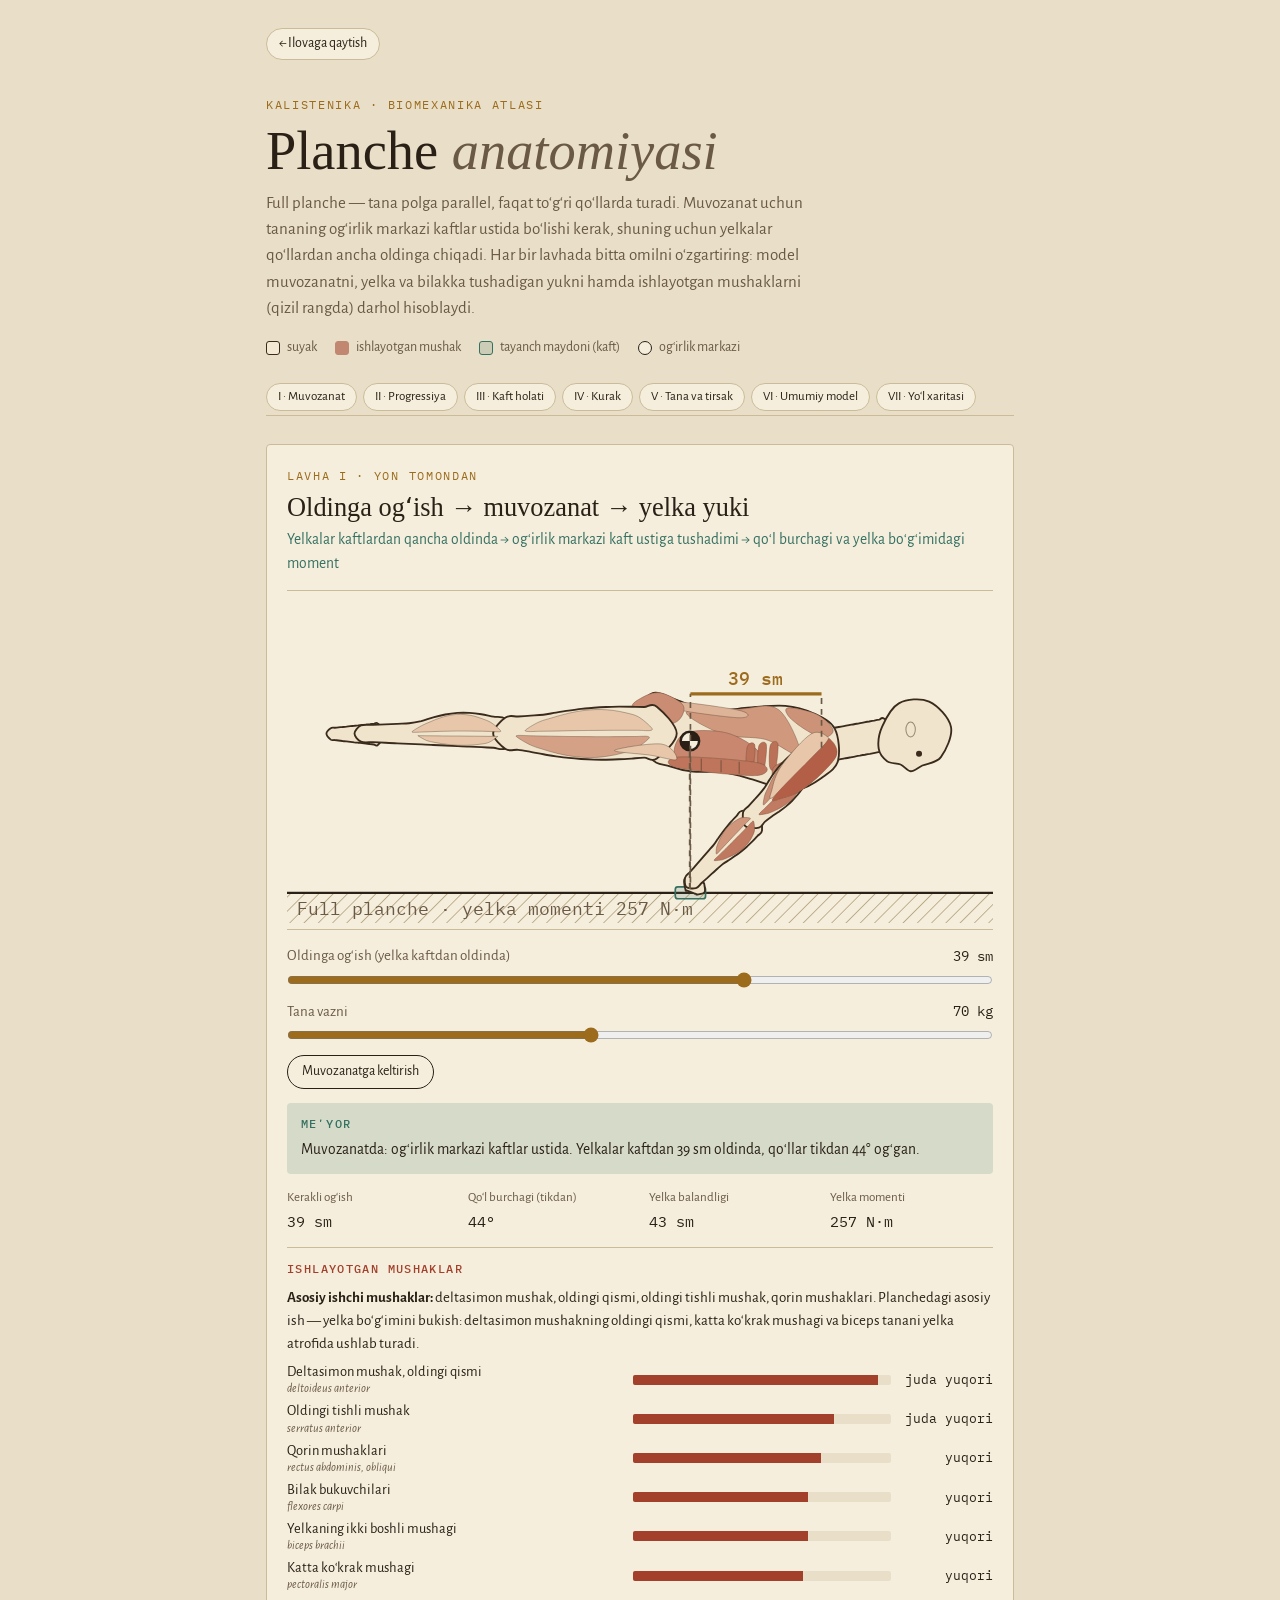
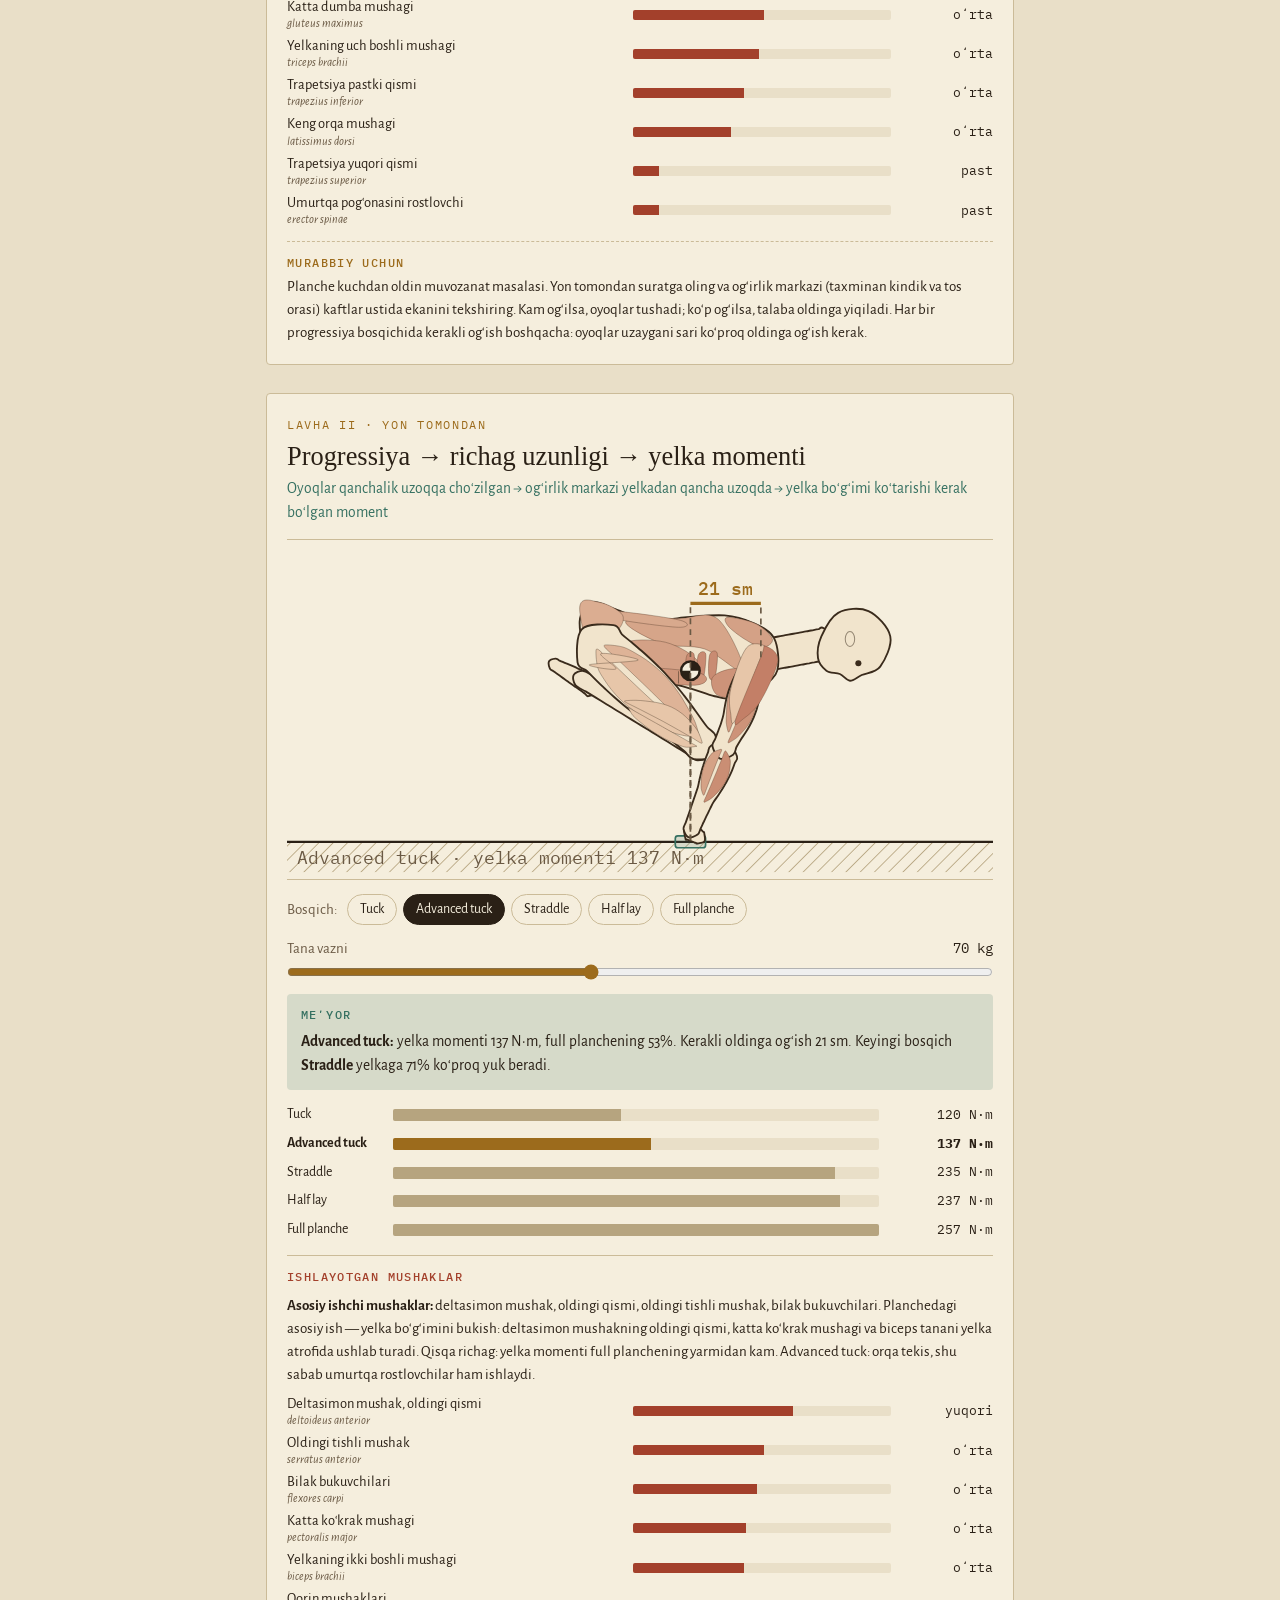
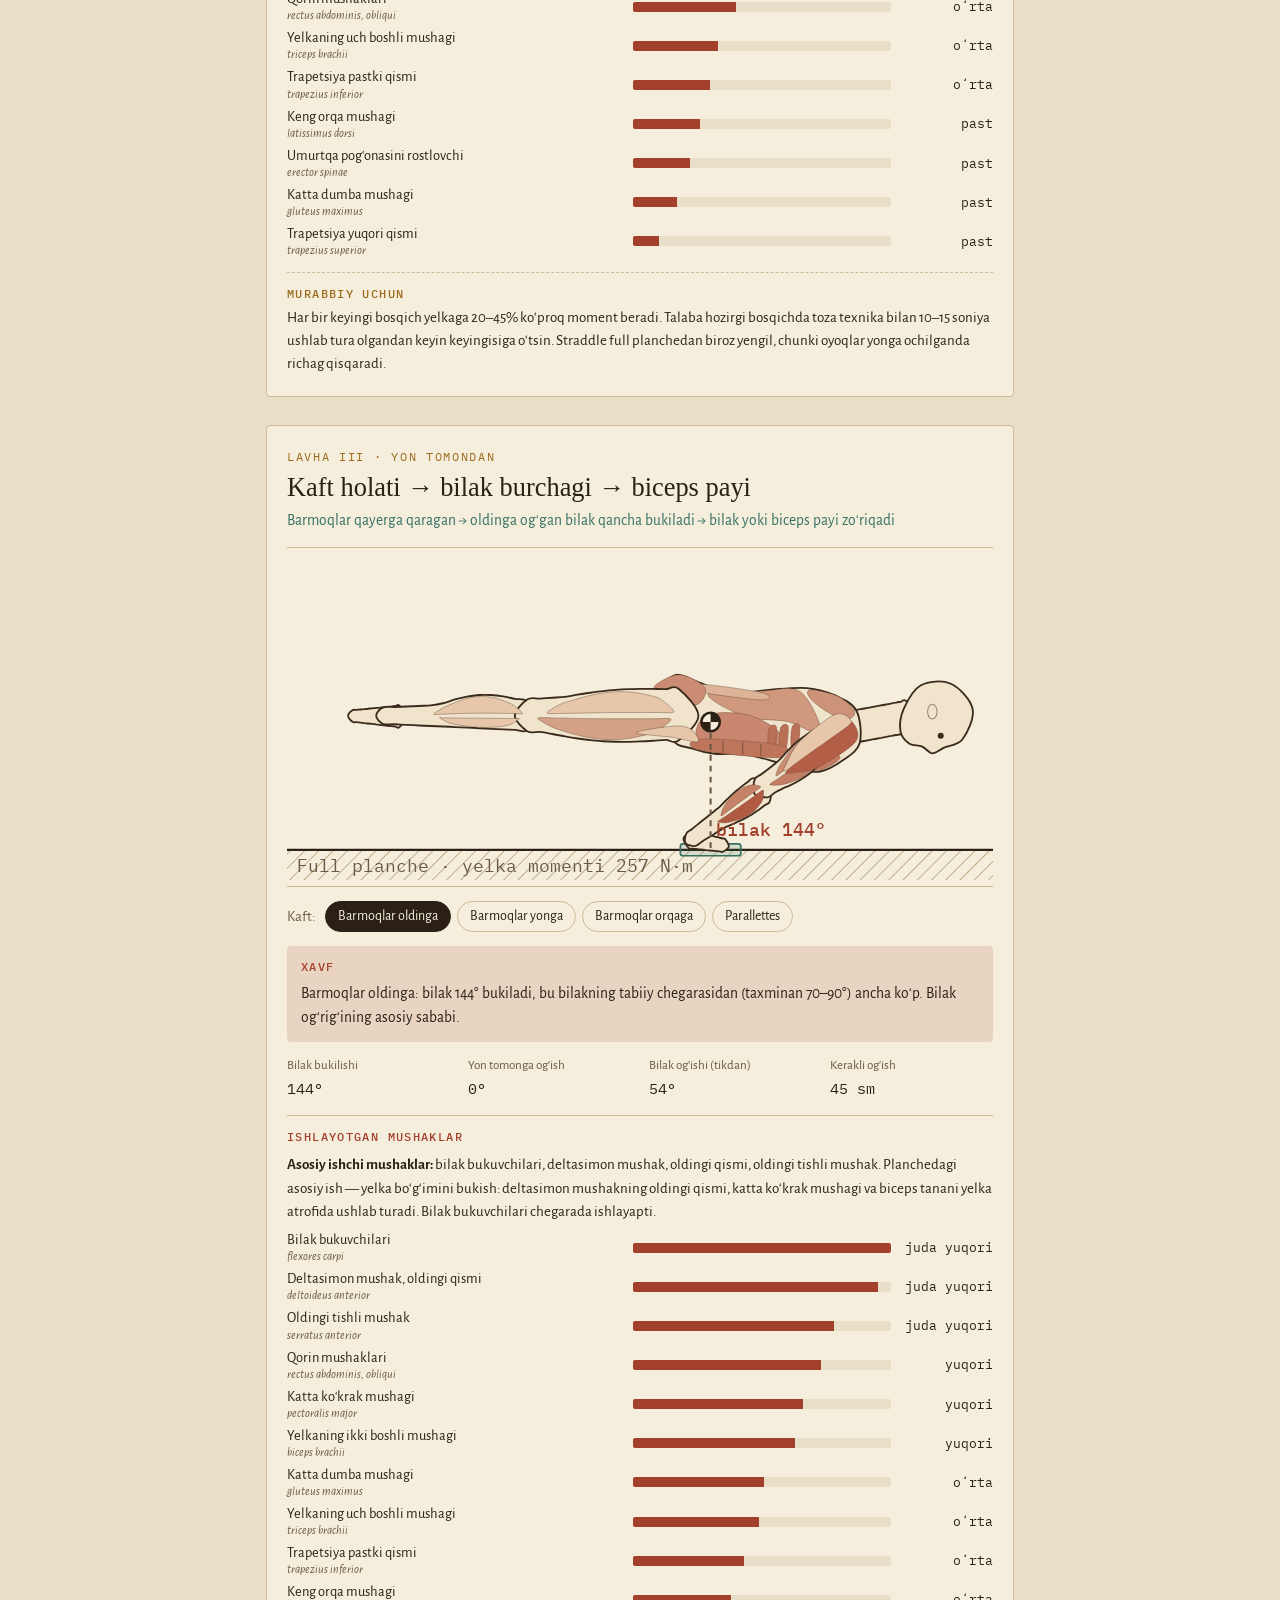
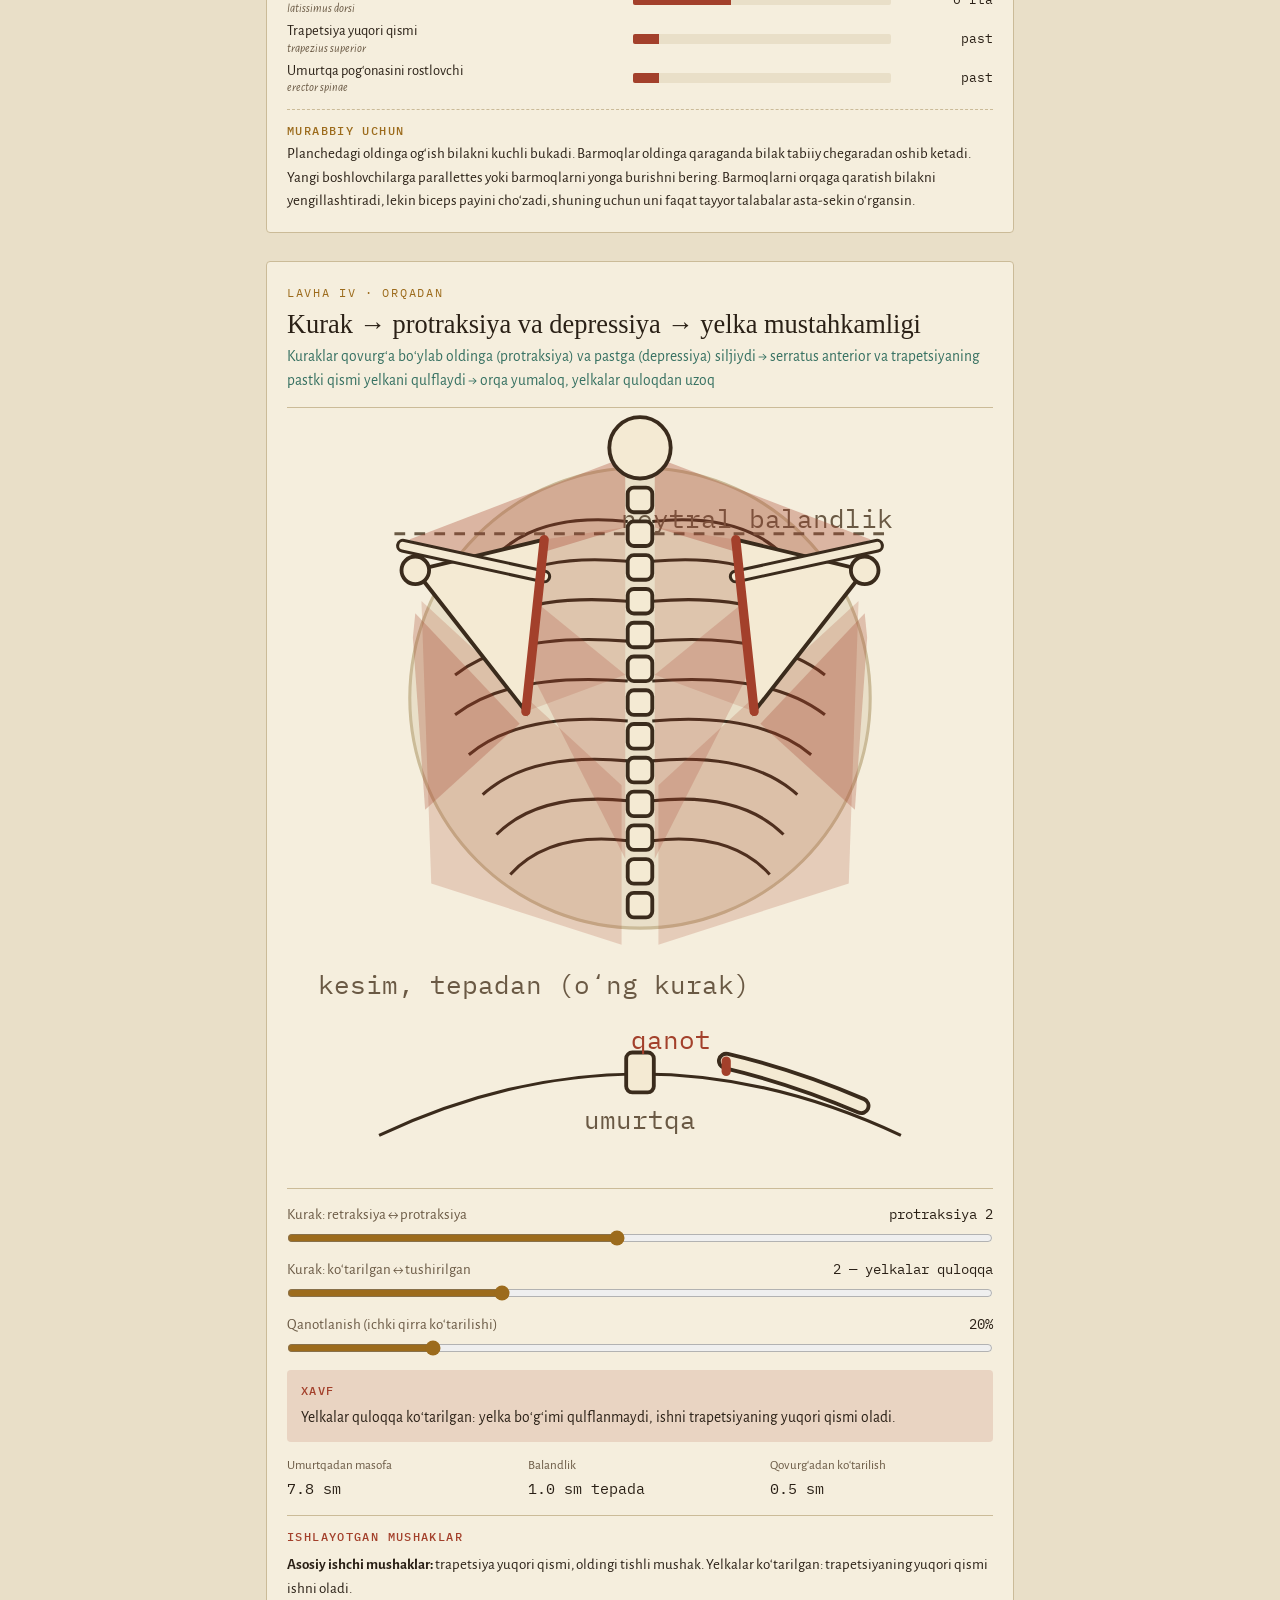
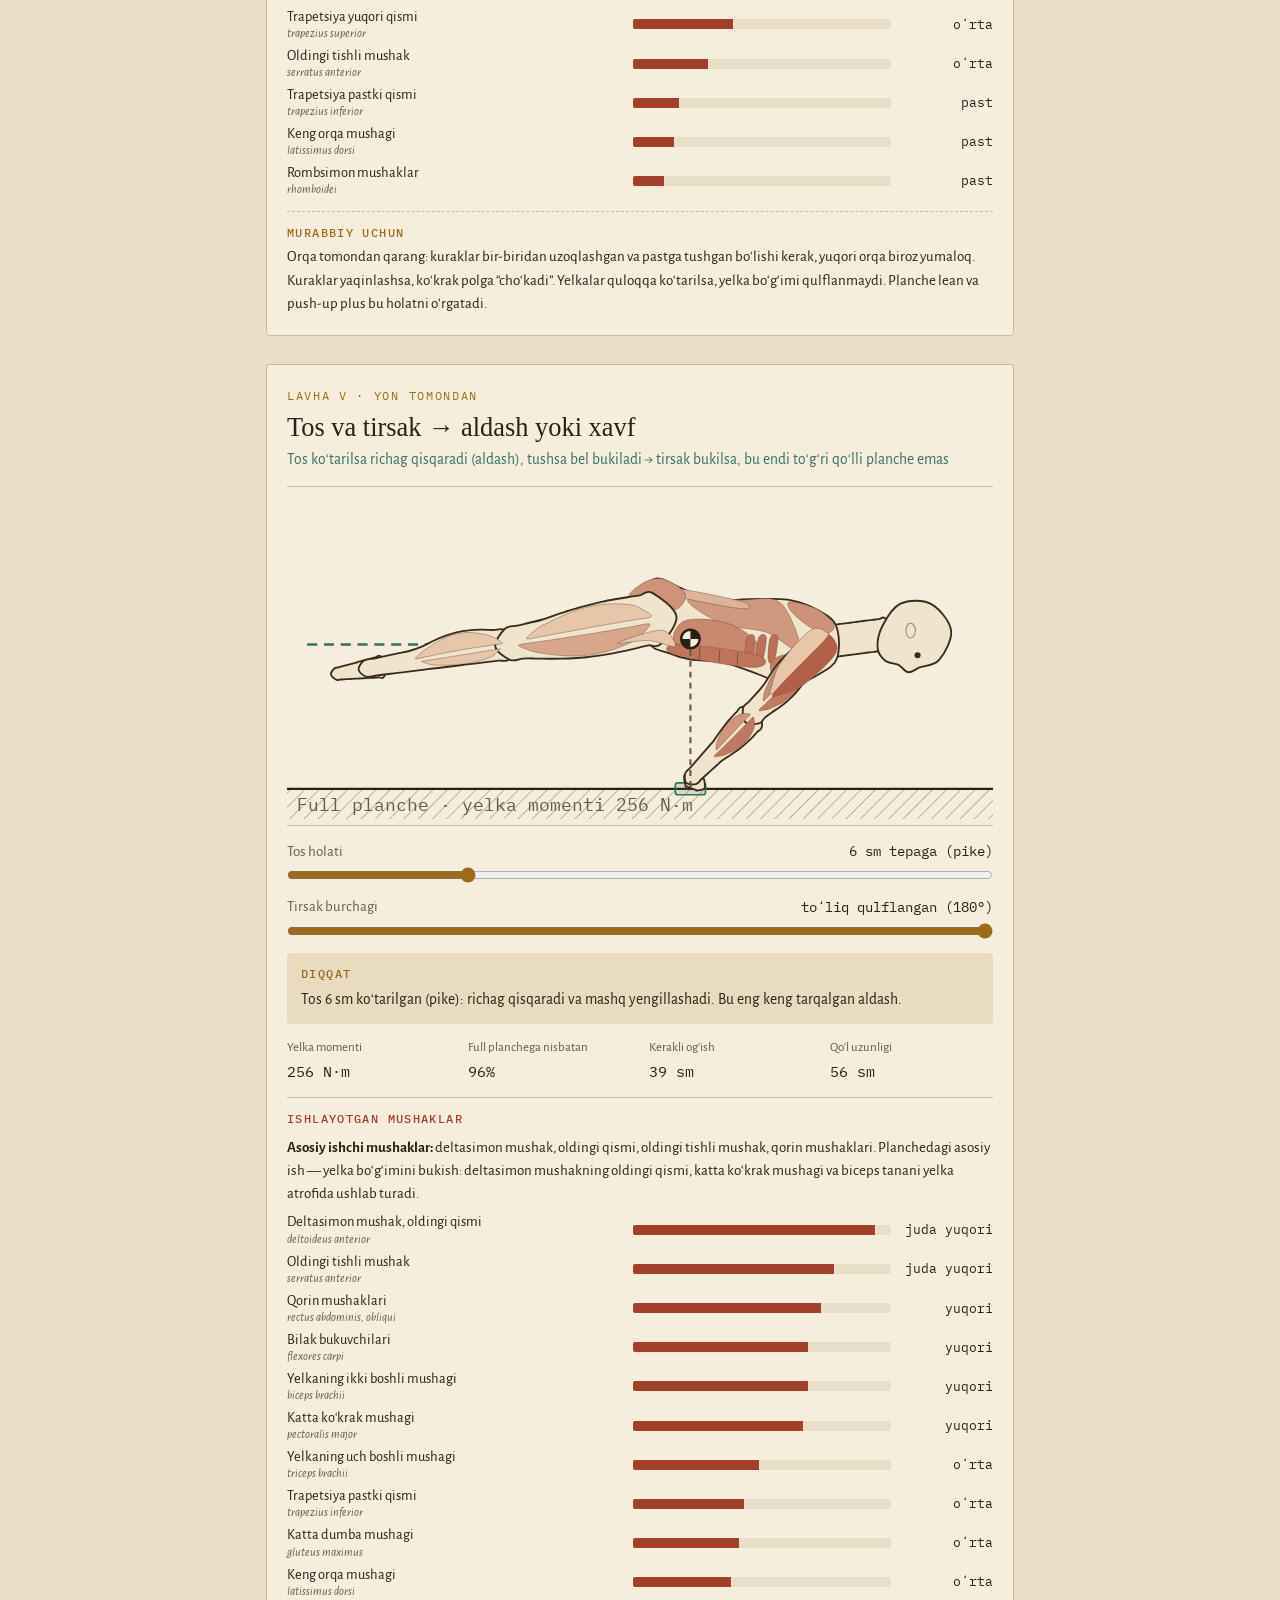
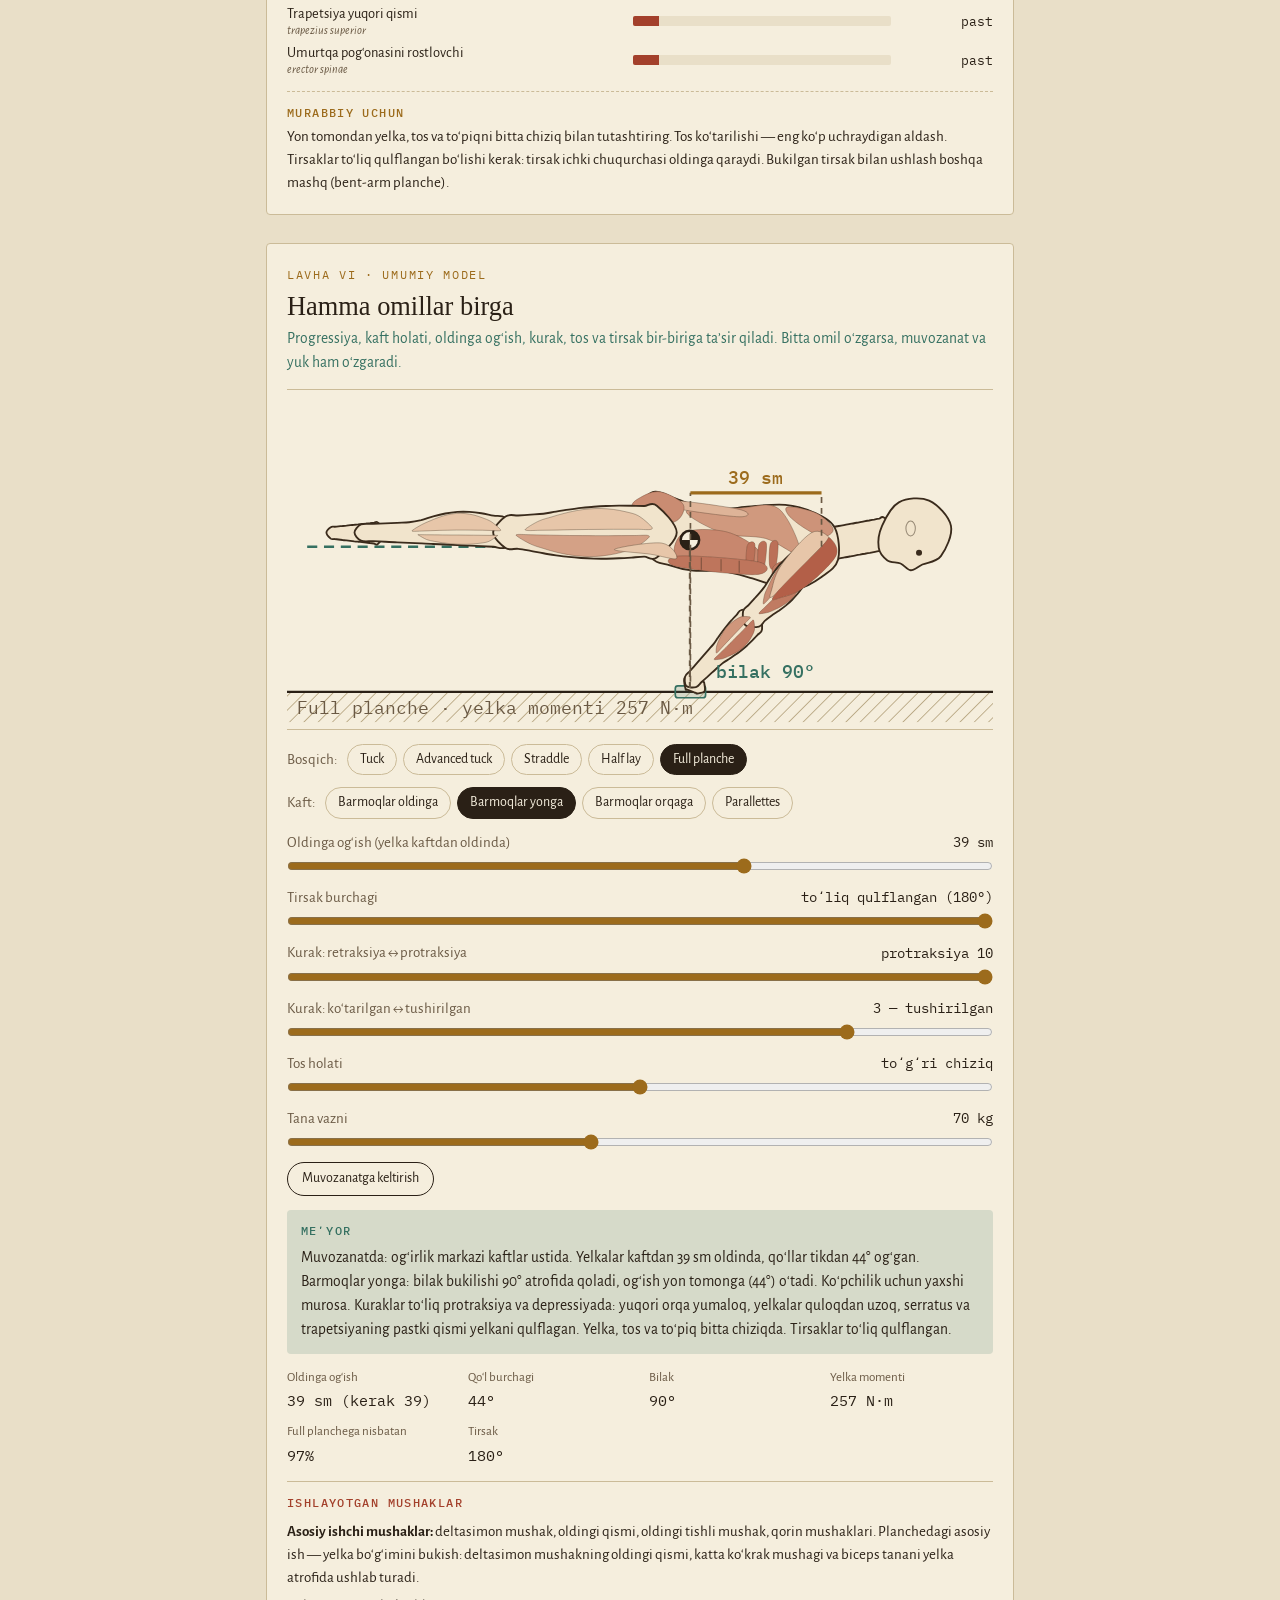
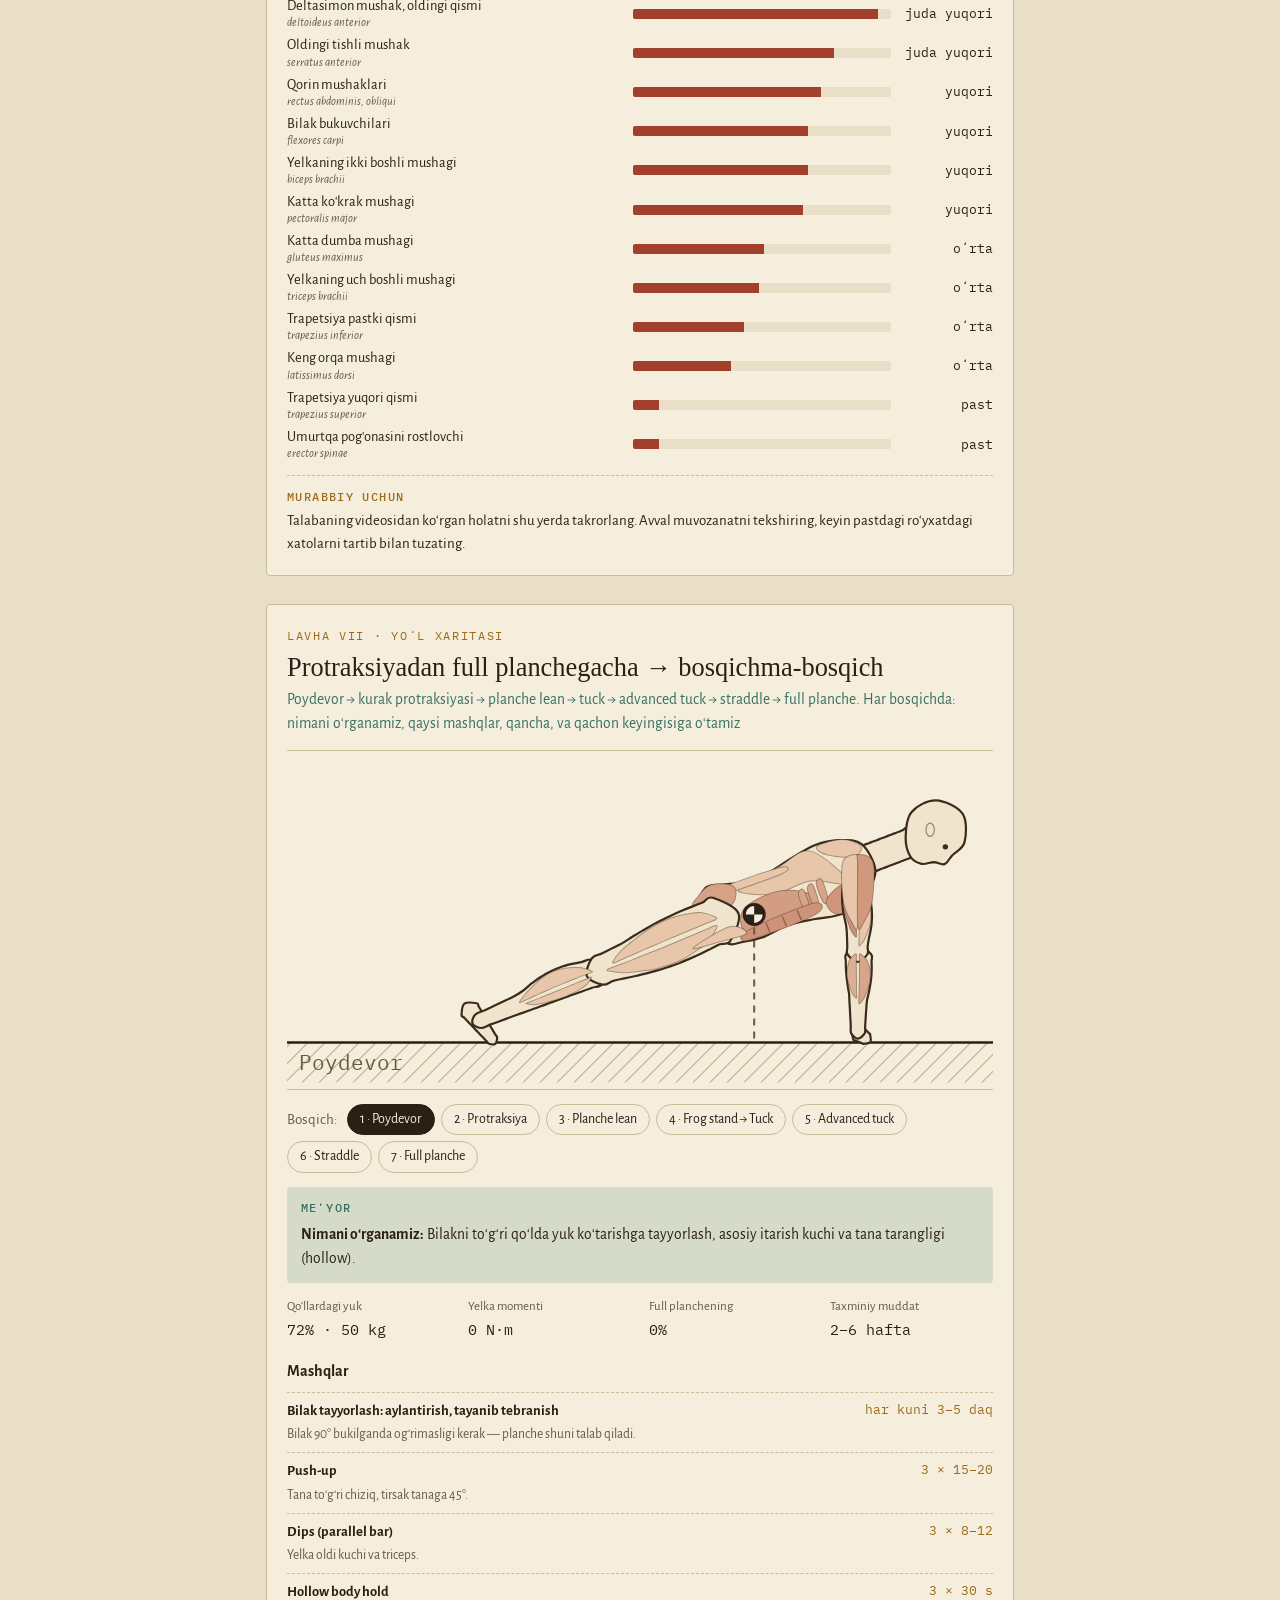
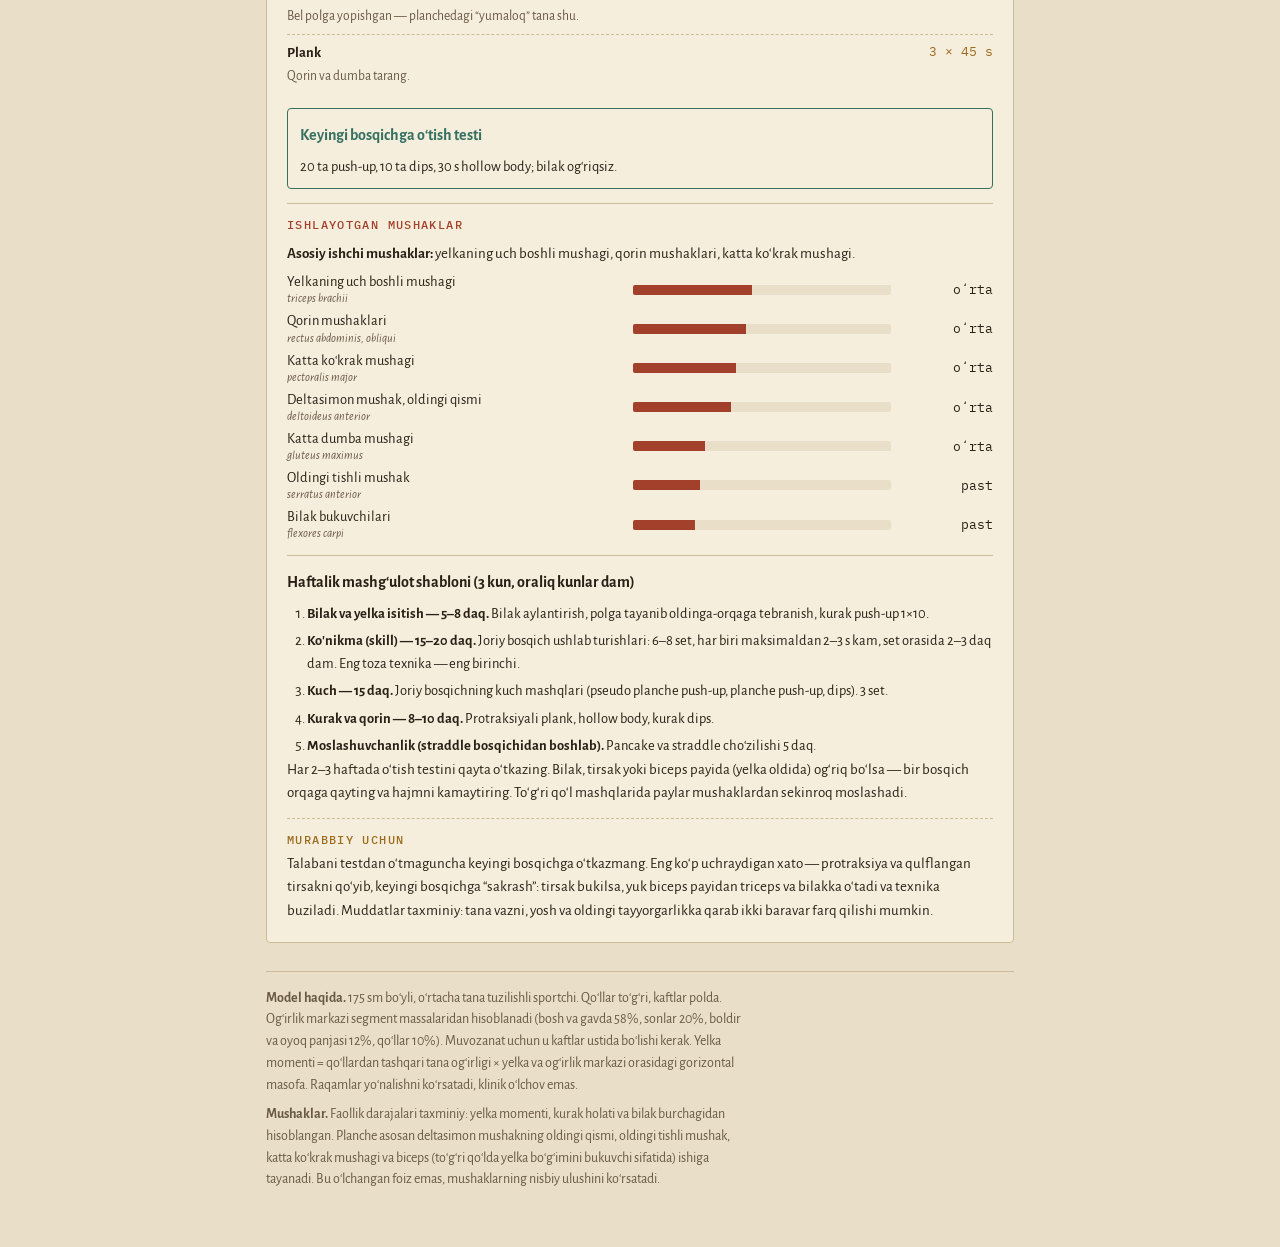
<file: technique/planche.html>
<!doctype html>
<html lang="uz">
<head>
<meta charset="utf-8">
<meta name="viewport" content="width=device-width, initial-scale=1, viewport-fit=cover">
<script>try{var t=localStorage.getItem('cc-theme');if(t==='light'||t==='dark')document.documentElement.setAttribute('data-theme',t);}catch(e){}</script>
<style>:root{color-scheme:light}body{margin:0;font:14px system-ui,sans-serif}img{max-width:100%}[hidden]{display:none!important}
.backlink{align-self:flex-start;font-size:14px;color:var(--ink);text-decoration:none;border:1px solid var(--rule);border-radius:999px;padding:4px 12px;background:var(--plate)}
.backlink:focus-visible{outline:2px solid var(--ochre);outline-offset:2px}</style>
<title>Planche Anatomiyasi</title>
<meta name="claude:viewport-fit-sides" content="cover">
<link rel="preconnect" href="https://fonts.googleapis.com">
<link rel="preconnect" href="https://fonts.gstatic.com" crossorigin>
<link rel="stylesheet" href="https://fonts.googleapis.com/css2?family=IM+Fell+English:ital@0;1&family=Alegreya+Sans:ital,wght@0,400;0,500;0,700;1,400&family=IBM+Plex+Mono:wght@400;500&display=swap">
<style>
/* Layout: a single column of numbered anatomical plates (atlas "lavha"), each = figure + sliders + verdict + coach note */
:root{
  --paper:#e9dfc8; --plate:#f5eedd; --ink:#2a2016; --ink-soft:#6a5944; --rule:#cbbb98;
  --bone:#f4ead3; --bone-line:#3a2b1c; --rust:#a3402b; --rust-wash:rgba(163,64,43,.15);
  --verd:#357061; --verd-wash:rgba(53,112,97,.16); --ochre:#9c6b1c; --ochre-wash:rgba(156,107,28,.15);
  --hatch:#b6a47f;
  --f-display:"IM Fell English", Georgia, "Times New Roman", serif;
  --f-body:"Alegreya Sans", "Segoe UI", system-ui, sans-serif;
  --f-mono:"IBM Plex Mono", ui-monospace, Menlo, monospace;
}
@media (prefers-color-scheme: dark){:root:not([data-theme="light"]){
  --paper:#1b1610; --plate:#262017; --ink:#efe4cc; --ink-soft:#b2a183; --rule:#463a2a;
  --bone:#e8dcc1; --bone-line:#120d08; --rust:#de7a5e; --rust-wash:rgba(222,122,94,.17);
  --verd:#6fb9a1; --verd-wash:rgba(111,185,161,.15); --ochre:#d9a54c; --ochre-wash:rgba(217,165,76,.15);
  --hatch:#5a4c38; color-scheme:dark }}
:root[data-theme="dark"]{
  --paper:#1b1610; --plate:#262017; --ink:#efe4cc; --ink-soft:#b2a183; --rule:#463a2a;
  --bone:#e8dcc1; --bone-line:#120d08; --rust:#de7a5e; --rust-wash:rgba(222,122,94,.17);
  --verd:#6fb9a1; --verd-wash:rgba(111,185,161,.15); --ochre:#d9a54c; --ochre-wash:rgba(217,165,76,.15);
  --hatch:#5a4c38; color-scheme:dark }

*{box-sizing:border-box}
body{background:var(--paper);color:var(--ink);font-family:var(--f-body);font-size:17px;line-height:1.55}
.wrap{max-width:780px;margin:0 auto;padding-block:28px 56px;
  padding-left:max(16px, env(safe-area-inset-left, 0px));padding-right:max(16px, env(safe-area-inset-right, 0px));
  display:flex;flex-direction:column;gap:28px}
header{display:flex;flex-direction:column;gap:10px;padding-block:8px 4px;border-bottom:1px solid var(--rule)}
.eyebrow{font-family:var(--f-mono);font-size:12px;letter-spacing:.14em;text-transform:uppercase;color:var(--ochre)}
h1{font-family:var(--f-display);font-weight:400;font-size:clamp(2.3rem,7vw,3.4rem);line-height:1.02;margin:0;text-wrap:balance}
h1 em{font-style:italic;color:var(--ink-soft)}
.lead{margin:0;max-width:62ch;color:var(--ink-soft)}
.legend{display:flex;flex-wrap:wrap;gap:8px 18px;font-size:14px;color:var(--ink-soft);padding-block:6px 14px}
.legend span{display:inline-flex;align-items:center;gap:7px}
.sw{width:14px;height:14px;border-radius:3px;border:1px solid var(--bone-line);display:inline-block}
.toc{display:flex;flex-wrap:wrap;gap:6px}
.toc a{font-size:13px;color:var(--ink);text-decoration:none;border:1px solid var(--rule);border-radius:999px;padding:3px 11px;background:var(--plate)}
.toc a:hover,.toc a:focus-visible{border-color:var(--ink)}

.plate{background:var(--plate);border:1px solid var(--rule);border-radius:4px;padding:22px 20px 20px;display:flex;flex-direction:column;gap:14px;scroll-margin-top:16px}
.plate-head{display:flex;flex-direction:column;gap:6px}
.num{font-family:var(--f-mono);font-size:12px;letter-spacing:.14em;text-transform:uppercase;color:var(--ochre)}
h2{font-family:var(--f-display);font-weight:400;font-size:1.65rem;line-height:1.15;margin:0;text-wrap:balance}
.chain{margin:0;color:var(--verd);font-size:15.5px}
.fig{border-top:1px solid var(--rule);border-bottom:1px solid var(--rule);padding-block:6px;overflow:hidden}
.fig svg{display:block;width:100%;height:auto}
.ctls{display:flex;flex-direction:column;gap:12px}
.ctl{display:grid;grid-template-columns:minmax(0,1fr) auto;gap:2px 12px;align-items:center}
.ctl label{font-size:15px;color:var(--ink-soft)}
.ctl output{font-family:var(--f-mono);font-size:13.5px;font-variant-numeric:tabular-nums;text-align:right;color:var(--ink)}
.ctl input{grid-column:1 / -1;width:100%;accent-color:var(--ochre);margin:2px 0 0}
.chips{display:flex;flex-wrap:wrap;gap:6px;align-items:center}
.chips .cap{font-size:15px;color:var(--ink-soft);margin-right:4px}
.chip{font:inherit;font-size:14px;color:var(--ink);background:transparent;border:1px solid var(--rule);border-radius:999px;padding:4px 12px;cursor:pointer}
.chip[aria-pressed="true"]{background:var(--ink);color:var(--plate);border-color:var(--ink)}
.chip:focus-visible,.play:focus-visible,input:focus-visible{outline:2px solid var(--ochre);outline-offset:2px}
.play{font:inherit;font-size:14.5px;font-weight:500;align-self:flex-start;background:var(--ink);color:var(--plate);border:0;border-radius:999px;padding:7px 16px;cursor:pointer}
.verdict{border-radius:4px;padding:12px 14px;font-size:15.5px;display:flex;flex-direction:column;gap:6px}
.verdict .tag{font-family:var(--f-mono);font-size:11.5px;letter-spacing:.12em;text-transform:uppercase;font-weight:500}
.verdict p{margin:0}
.verdict ul{margin:0;padding-left:18px;display:flex;flex-direction:column;gap:4px}
.v-ok{background:var(--verd-wash)} .v-ok .tag{color:var(--verd)}
.v-warn{background:var(--ochre-wash)} .v-warn .tag{color:var(--ochre)}
.v-bad{background:var(--rust-wash)} .v-bad .tag{color:var(--rust)}
.reads{display:grid;grid-template-columns:repeat(auto-fit,minmax(150px,1fr));gap:10px 18px;margin:0}
.reads div{display:flex;flex-direction:column;gap:1px;min-width:0}
.reads dt{font-size:13px;color:var(--ink-soft)}
.reads dd{margin:0;font-family:var(--f-mono);font-size:15px;font-variant-numeric:tabular-nums}
.coach{margin:0;font-size:15px;border-top:1px dashed var(--rule);padding-top:12px;color:var(--ink)}
.coach b{font-family:var(--f-mono);font-size:11.5px;letter-spacing:.12em;text-transform:uppercase;color:var(--ochre);font-weight:500;display:block;margin-bottom:3px}
.bars{display:flex;flex-direction:column;gap:7px}
.bar{display:grid;grid-template-columns:96px minmax(0,1fr) 104px;gap:10px;align-items:center;font-size:14px}
.bar .track{height:12px;background:var(--paper);border-radius:2px;overflow:hidden}
.bar .fill{height:100%;background:var(--hatch)}
.bar.on .fill{background:var(--ochre)}
.bar.on{font-weight:700}
.bar .kg{font-family:var(--f-mono);font-size:13px;text-align:right;font-variant-numeric:tabular-nums}
footer{font-size:14px;color:var(--ink-soft);display:flex;flex-direction:column;gap:8px;border-top:1px solid var(--rule);padding-top:16px}
footer p{margin:0;max-width:68ch}
footer a{color:var(--ink)}

/* svg classes */
.bo{stroke:var(--bone-line);stroke-linecap:round;fill:none}
.bf{stroke:var(--bone);stroke-linecap:round;fill:none}
.bfill{fill:var(--bone);stroke:var(--bone-line);stroke-width:2.5}
.jt{fill:var(--bone);stroke:var(--bone-line);stroke-width:2.5}
.hl{stroke:var(--hatch);stroke-width:2}
.gl{stroke:var(--ink);stroke-width:2.5}
.boxr{fill:var(--plate);stroke:var(--ink);stroke-width:2.5}
.lbl{fill:var(--ink-soft);font-family:var(--f-mono);font-size:21px}
.lbl-s{fill:var(--ink-soft);font-family:var(--f-mono);font-size:17px}
.lbl-b{fill:var(--ink);font-family:var(--f-mono);font-size:22px;font-weight:500}
.t-ok{fill:var(--verd)} .t-warn{fill:var(--ochre)} .t-bad{fill:var(--rust)}
.z-ok{fill:var(--verd-wash)} .z-warn{fill:var(--ochre-wash)} .z-bad{fill:var(--rust-wash)}
.s-ok{stroke:var(--verd)} .s-warn{stroke:var(--ochre)} .s-bad{stroke:var(--rust)}
.dash{stroke:var(--ink-soft);stroke-width:2;stroke-dasharray:7 6;fill:none}
.ideal{stroke:var(--verd);stroke-width:3;stroke-dasharray:12 8;fill:none}
.arm{stroke:var(--rust);stroke-width:6;stroke-linecap:round}
.force{stroke:var(--ochre);stroke-width:4;fill:none}
.forcehead{fill:var(--ochre)}
.socket{fill:var(--bone-line)}
.rib{stroke:var(--bone-line);stroke-width:2;fill:none}
.wing{fill:var(--rust-wash);stroke:var(--rust);stroke-width:3}
@media (max-width:480px){ body{font-size:16px} .plate{padding:18px 14px 16px} .bar{grid-template-columns:82px minmax(0,1fr) 96px} }
@media (prefers-reduced-motion: reduce){ *{scroll-behavior:auto} }

.musc{display:flex;flex-direction:column;gap:8px;border-top:1px solid var(--rule);padding-top:12px}
.musc h3{margin:0;font-family:var(--f-mono);font-size:11.5px;letter-spacing:.12em;text-transform:uppercase;color:var(--rust);font-weight:500}
.mnote{margin:0;font-size:15px}
.mlist{display:flex;flex-direction:column;gap:6px}
.mrow{display:grid;grid-template-columns:minmax(0,1.3fr) minmax(0,1fr) 92px;gap:10px;align-items:center;font-size:14.5px}
.mrow .mn{min-width:0;line-height:1.25}
.mrow .mn i{display:block;font-size:12px;color:var(--ink-soft)}
.mrow .track{height:10px;background:var(--paper);border-radius:2px;overflow:hidden}
.mrow .fill{display:block;height:100%;background:var(--rust);transition:width .15s}
.mrow .lv{font-family:var(--f-mono);font-size:12.5px;text-align:right}
.mus{fill:var(--rust)}
@media (max-width:480px){.mrow{grid-template-columns:minmax(0,1fr) 70px;}.mrow .lv{grid-column:2;grid-row:1}.mrow .track{grid-column:1 / -1}}
.btn-s{font:inherit;font-size:14px;align-self:flex-start;background:transparent;color:var(--ink);border:1px solid var(--ink);border-radius:999px;padding:5px 14px;cursor:pointer}
.btn-s:focus-visible{outline:2px solid var(--ochre);outline-offset:2px}
.com{fill:var(--plate);stroke:var(--ink);stroke-width:3}
.base-ok{fill:var(--verd-wash);stroke:var(--verd);stroke-width:2}
:root{--skin:#f1e4cc;--skin-far:#e2d1b2;--mus:#e7c6a9;--af-line:#3a2b1c}
@media (prefers-color-scheme: dark){:root:not([data-theme="light"]){--skin:#5b4a39;--skin-far:#43372b;--mus:#7b5d48;--af-line:#e3d4b6}}
:root[data-theme="dark"]{--skin:#5b4a39;--skin-far:#43372b;--mus:#7b5d48;--af-line:#e3d4b6}
.af-skin{fill:var(--skin);stroke:var(--af-line);stroke-width:2.2;stroke-linejoin:round}
.af-far{fill:var(--skin-far);stroke:var(--af-line);stroke-width:1.6;stroke-linejoin:round}
.af-mus{fill:var(--mus);stroke:var(--af-line);stroke-width:1;stroke-opacity:.4;stroke-linejoin:round}
.af-hot{fill:var(--rust);stroke:none;pointer-events:none}
.af-detail{stroke:var(--af-line);stroke-width:1.2;stroke-opacity:.5;fill:none}
.af-detail-fill{fill:var(--af-line)}
</style>

</head>
<body>
<div class="wrap">
<a class="backlink" href="../#technique">← Ilovaga qaytish</a>
<header>
  <div class="eyebrow">Kalistenika · Biomexanika atlasi</div>
  <h1>Planche <em>anatomiyasi</em></h1>
  <p class="lead">Full planche — tana polga parallel, faqat toʻgʻri qoʻllarda turadi. Muvozanat uchun tananing ogʻirlik markazi kaftlar ustida boʻlishi kerak, shuning uchun yelkalar qoʻllardan ancha oldinga chiqadi. Har bir lavhada bitta omilni oʻzgartiring: model muvozanatni, yelka va bilakka tushadigan yukni hamda ishlayotgan mushaklarni (qizil rangda) darhol hisoblaydi.</p>
  <div class="legend">
    <span><i class="sw" style="background:var(--bone)"></i>suyak</span>
    <span><i class="sw" style="background:var(--rust);opacity:.55;border-color:var(--rust)"></i>ishlayotgan mushak</span>
    <span><i class="sw" style="background:var(--verd-wash);border-color:var(--verd)"></i>tayanch maydoni (kaft)</span>
    <span><i class="sw" style="background:var(--plate);border-color:var(--ink);border-radius:50%"></i>ogʻirlik markazi</span>
  </div>
  <nav class="toc" aria-label="Lavhalar">
    <a href="#lavha-1">I · Muvozanat</a><a href="#lavha-2">II · Progressiya</a><a href="#lavha-3">III · Kaft holati</a><a href="#lavha-4">IV · Kurak</a><a href="#lavha-5">V · Tana va tirsak</a><a href="#lavha-6">VI · Umumiy model</a><a href="#lavha-7">VII · Yoʻl xaritasi</a>
  </nav>
</header>

<section class="plate" id="lavha-1">
  <div class="plate-head"><div class="num">Lavha I · yon tomondan</div>
    <h2>Oldinga ogʻish → muvozanat → yelka yuki</h2>
    <p class="chain">Yelkalar kaftlardan qancha oldinda → ogʻirlik markazi kaft ustiga tushadimi → qoʻl burchagi va yelka boʻgʻimidagi moment</p></div>
  <div class="fig"></div><div class="ctls"></div><div class="verdict"></div><dl class="reads"></dl><div class="musc"></div>
  <p class="coach"><b>Murabbiy uchun</b>Planche kuchdan oldin muvozanat masalasi. Yon tomondan suratga oling va ogʻirlik markazi (taxminan kindik va tos orasi) kaftlar ustida ekanini tekshiring. Kam ogʻilsa, oyoqlar tushadi; koʻp ogʻilsa, talaba oldinga yiqiladi. Har bir progressiya bosqichida kerakli ogʻish boshqacha: oyoqlar uzaygani sari koʻproq oldinga ogʻish kerak.</p>
</section>

<section class="plate" id="lavha-2">
  <div class="plate-head"><div class="num">Lavha II · yon tomondan</div>
    <h2>Progressiya → richag uzunligi → yelka momenti</h2>
    <p class="chain">Oyoqlar qanchalik uzoqqa choʻzilgan → ogʻirlik markazi yelkadan qancha uzoqda → yelka boʻgʻimi koʻtarishi kerak boʻlgan moment</p></div>
  <div class="fig"></div><div class="ctls"></div><div class="verdict"></div><div class="bars" aria-label="Progressiya boʻyicha yelka momenti"></div><div class="musc"></div>
  <p class="coach"><b>Murabbiy uchun</b>Har bir keyingi bosqich yelkaga 20–45% koʻproq moment beradi. Talaba hozirgi bosqichda toza texnika bilan 10–15 soniya ushlab tura olgandan keyin keyingisiga oʻtsin. Straddle full planchedan biroz yengil, chunki oyoqlar yonga ochilganda richag qisqaradi.</p>
</section>

<section class="plate" id="lavha-3">
  <div class="plate-head"><div class="num">Lavha III · yon tomondan</div>
    <h2>Kaft holati → bilak burchagi → biceps payi</h2>
    <p class="chain">Barmoqlar qayerga qaragan → oldinga ogʻgan bilak qancha bukiladi → bilak yoki biceps payi zoʻriqadi</p></div>
  <div class="fig"></div><div class="ctls"></div><div class="verdict"></div><dl class="reads"></dl><div class="musc"></div>
  <p class="coach"><b>Murabbiy uchun</b>Planchedagi oldinga ogʻish bilakni kuchli bukadi. Barmoqlar oldinga qaraganda bilak tabiiy chegaradan oshib ketadi. Yangi boshlovchilarga parallettes yoki barmoqlarni yonga burishni bering. Barmoqlarni orqaga qaratish bilakni yengillashtiradi, lekin biceps payini choʻzadi, shuning uchun uni faqat tayyor talabalar asta-sekin oʻrgansin.</p>
</section>

<section class="plate" id="lavha-4">
  <div class="plate-head"><div class="num">Lavha IV · orqadan</div>
    <h2>Kurak → protraksiya va depressiya → yelka mustahkamligi</h2>
    <p class="chain">Kuraklar qovurgʻa boʻylab oldinga (protraksiya) va pastga (depressiya) siljiydi → serratus anterior va trapetsiyaning pastki qismi yelkani qulflaydi → orqa yumaloq, yelkalar quloqdan uzoq</p></div>
  <div class="fig"></div><div class="ctls"></div><div class="verdict"></div><dl class="reads"></dl><div class="musc"></div>
  <p class="coach"><b>Murabbiy uchun</b>Orqa tomondan qarang: kuraklar bir-biridan uzoqlashgan va pastga tushgan boʻlishi kerak, yuqori orqa biroz yumaloq. Kuraklar yaqinlashsa, koʻkrak polga “choʻkadi”. Yelkalar quloqqa koʻtarilsa, yelka boʻgʻimi qulflanmaydi. Planche lean va push-up plus bu holatni oʻrgatadi.</p>
</section>

<section class="plate" id="lavha-5">
  <div class="plate-head"><div class="num">Lavha V · yon tomondan</div>
    <h2>Tos va tirsak → aldash yoki xavf</h2>
    <p class="chain">Tos koʻtarilsa richag qisqaradi (aldash), tushsa bel bukiladi → tirsak bukilsa, bu endi toʻgʻri qoʻlli planche emas</p></div>
  <div class="fig"></div><div class="ctls"></div><div class="verdict"></div><dl class="reads"></dl><div class="musc"></div>
  <p class="coach"><b>Murabbiy uchun</b>Yon tomondan yelka, tos va toʻpiqni bitta chiziq bilan tutashtiring. Tos koʻtarilishi — eng koʻp uchraydigan aldash. Tirsaklar toʻliq qulflangan boʻlishi kerak: tirsak ichki chuqurchasi oldinga qaraydi. Bukilgan tirsak bilan ushlash boshqa mashq (bent-arm planche).</p>
</section>

<section class="plate" id="lavha-6">
  <div class="plate-head"><div class="num">Lavha VI · umumiy model</div>
    <h2>Hamma omillar birga</h2>
    <p class="chain">Progressiya, kaft holati, oldinga ogʻish, kurak, tos va tirsak bir-biriga taʼsir qiladi. Bitta omil oʻzgarsa, muvozanat va yuk ham oʻzgaradi.</p></div>
  <div class="fig"></div><div class="ctls"></div><div class="verdict"></div><dl class="reads"></dl><div class="musc"></div>
  <p class="coach"><b>Murabbiy uchun</b>Talabaning videosidan koʻrgan holatni shu yerda takrorlang. Avval muvozanatni tekshiring, keyin pastdagi roʻyxatdagi xatolarni tartib bilan tuzating.</p>
</section>

<section class="plate" id="lavha-7">
  <div class="plate-head"><div class="num">Lavha VII · yoʻl xaritasi</div>
    <h2>Protraksiyadan full planchegacha → bosqichma-bosqich</h2>
    <p class="chain">Poydevor → kurak protraksiyasi → planche lean → tuck → advanced tuck → straddle → full planche. Har bosqichda: nimani oʻrganamiz, qaysi mashqlar, qancha, va qachon keyingisiga oʻtamiz</p></div>
  <div class="fig"></div><div class="ctls"></div><div class="verdict"></div><dl class="reads"></dl>
  <div class="rm-ex"></div><div class="rm-test"></div><div class="musc"></div>
  <div class="rm-week">
    <h3>Haftalik mashgʻulot shabloni (3 kun, oraliq kunlar dam)</h3>
    <ol>
      <li><b>Bilak va yelka isitish — 5–8 daq.</b> Bilak aylantirish, polga tayanib oldinga-orqaga tebranish, kurak push-up 1×10.</li>
      <li><b>Ko'nikma (skill) — 15–20 daq.</b> Joriy bosqich ushlab turishlari: 6–8 set, har biri maksimaldan 2–3 s kam, set orasida 2–3 daq dam. Eng toza texnika — eng birinchi.</li>
      <li><b>Kuch — 15 daq.</b> Joriy bosqichning kuch mashqlari (pseudo planche push-up, planche push-up, dips). 3 set.</li>
      <li><b>Kurak va qorin — 8–10 daq.</b> Protraksiyali plank, hollow body, kurak dips.</li>
      <li><b>Moslashuvchanlik (straddle bosqichidan boshlab).</b> Pancake va straddle choʻzilishi 5 daq.</li>
    </ol>
    <p class="mnote">Har 2–3 haftada oʻtish testini qayta oʻtkazing. Bilak, tirsak yoki biceps payida (yelka oldida) ogʻriq boʻlsa — bir bosqich orqaga qayting va hajmni kamaytiring. Toʻgʻri qoʻl mashqlarida paylar mushaklardan sekinroq moslashadi.</p>
  </div>
  <p class="coach"><b>Murabbiy uchun</b>Talabani testdan oʻtmaguncha keyingi bosqichga oʻtkazmang. Eng koʻp uchraydigan xato — protraksiya va qulflangan tirsakni qoʻyib, keyingi bosqichga “sakrash”: tirsak bukilsa, yuk biceps payidan triceps va bilakka oʻtadi va texnika buziladi. Muddatlar taxminiy: tana vazni, yosh va oldingi tayyorgarlikka qarab ikki baravar farq qilishi mumkin.</p>
</section>
<style>
.rm-ex h3,.rm-test h3,.rm-week h3{margin:4px 0 8px;font-size:16px}
.rm-ex .exr{display:grid;grid-template-columns:minmax(0,1.2fr) minmax(0,.8fr);gap:2px 12px;border-top:1px dashed var(--rule);padding:7px 0;font-size:14.5px}
.rm-ex .exr b{font-weight:600}.rm-ex .exr .dose{font-family:var(--f-mono);font-size:13px;color:var(--ochre);text-align:right}
.rm-ex .exr .why{grid-column:1/-1;color:var(--ink-soft);font-size:13.5px}
.rm-test{border:1px solid var(--verd);border-radius:4px;padding:10px 12px;font-size:14.5px}
.rm-test h3{color:var(--verd)}
.rm-week{border-top:1px solid var(--rule);padding-top:10px;font-size:14.5px}.rm-week ol{margin:0;padding-left:20px;display:flex;flex-direction:column;gap:5px}
@media (max-width:520px){.rm-ex .exr{grid-template-columns:1fr}.rm-ex .exr .dose{text-align:left}}
</style>

<footer>
  <p><b>Model haqida.</b> 175 sm boʻyli, oʻrtacha tana tuzilishli sportchi. Qoʻllar toʻgʻri, kaftlar polda. Ogʻirlik markazi segment massalaridan hisoblanadi (bosh va gavda 58%, sonlar 20%, boldir va oyoq panjasi 12%, qoʻllar 10%). Muvozanat uchun u kaftlar ustida boʻlishi kerak. Yelka momenti = qoʻllardan tashqari tana ogʻirligi × yelka va ogʻirlik markazi orasidagi gorizontal masofa. Raqamlar yoʻnalishni koʻrsatadi, klinik oʻlchov emas.</p>
  <p><b>Mushaklar.</b> Faollik darajalari taxminiy: yelka momenti, kurak holati va bilak burchagidan hisoblangan. Planche asosan deltasimon mushakning oldingi qismi, oldingi tishli mushak, katta koʻkrak mushagi va biceps (toʻgʻri qoʻlda yelka boʻgʻimini bukuvchi sifatida) ishiga tayanadi. Bu oʻlchangan foiz emas, mushaklarning nisbiy ulushini koʻrsatadi.</p>
</footer>
</div>

<script>
/* Anatomical figure renderer for the technique atlas.
 * Draws a body outline with muscle shapes over it, side view or back view, as an SVG string.
 * All input points are SCREEN coordinates (px, y down); s = pixels per metre.
 * Colours come from CSS classes: af-skin, af-far, af-mus, af-line, af-hot (see the page styles).
 * act: muscle activation 0..100 by name (pec, adelt, pdelt, bic, tri, fore, lat, trap, serr,
 *      abs, glute, erect, hipf, quad, ham, calf). Missing names are drawn as resting muscle. */
(function (root) {
  const add = (a, b, k = 1) => [a[0] + b[0] * k, a[1] + b[1] * k];
  const sub = (a, b) => [a[0] - b[0], a[1] - b[1]];
  const len = (a) => Math.hypot(a[0], a[1]);
  const norm = (a) => { const l = len(a) || 1; return [a[0] / l, a[1] / l]; };
  const dot = (a, b) => a[0] * b[0] + a[1] * b[1];
  const lerp = (a, b, t) => [a[0] + (b[0] - a[0]) * t, a[1] + (b[1] - a[1]) * t];
  const r90 = (v, s) => (s > 0 ? [-v[1], v[0]] : [v[1], -v[0]]);
  const f = (p) => `${p[0].toFixed(1)},${p[1].toFixed(1)}`;
  const bump = (t, a, b) => (t <= a || t >= b ? 0 : Math.sin(Math.PI * (t - a) / (b - a)));

  // closed smooth path through points (Catmull-Rom → Bézier)
  function smooth(pts) {
    const n = pts.length; let d = `M${f(pts[0])}`;
    for (let i = 0; i < n; i++) {
      const p0 = pts[(i - 1 + n) % n], p1 = pts[i], p2 = pts[(i + 1) % n], p3 = pts[(i + 2) % n];
      const c1 = [p1[0] + (p2[0] - p0[0]) / 6, p1[1] + (p2[1] - p0[1]) / 6];
      const c2 = [p2[0] - (p3[0] - p1[0]) / 6, p2[1] - (p3[1] - p1[1]) / 6];
      d += `C${f(c1)} ${f(c2)} ${f(p2)}`;
    }
    return d + 'Z';
  }
  const hot = (v) => (v > 0 ? (0.06 + 0.74 * Math.min(100, v) / 100).toFixed(2) : 0);
  function muscle(d, v, extra = '') {
    let s = `<path class="af-mus" d="${d}"${extra}/>`;
    if (v > 0) s += `<path class="af-hot" d="${d}" fill-opacity="${hot(v)}"/>`;
    return s;
  }

  // limb: A→B with anterior/posterior width profiles (metres); ant = unit vector to the anterior side
  function limbPts(A, B, ant, wa, wp, s, capA = 0.8, capB = 0.8) {
    const d = norm(sub(B, A)), L = len(sub(B, A)), N = 12, front = [], back = [];
    for (let i = 0; i <= N; i++) {
      const t = i / N, c = add(A, d, L * t);
      front.push(add(c, ant, wa(t) * s)); back.push(add(c, ant, -wp(t) * s));
    }
    const endB = add(B, d, Math.min(wa(1), wp(1)) * s * capB), endA = add(A, d, -Math.min(wa(0), wp(0)) * s * capA);
    return [...front, endB, ...back.reverse(), endA];
  }
  // a muscle belly lying on one side of a limb between t0 and t1
  function bellyPts(A, B, ant, side, w, t0, t1, s, inner = 0.12) {
    const d = norm(sub(B, A)), L = len(sub(B, A)), N = 10, o = [], inn = [];
    for (let i = 0; i <= N; i++) {
      const t = t0 + (t1 - t0) * i / N, c = add(A, d, L * t), k = Math.sin(Math.PI * i / N);
      o.push(add(c, ant, side * w(t) * s * (0.25 + 0.68 * Math.sqrt(k))));
      inn.push(add(c, ant, side * w(t) * s * inner));
    }
    return [...o, ...inn.reverse()];
  }

  const PROF = {
    upper: { wa: (t) => 0.040 - 0.008 * t + 0.012 * bump(t, 0.3, 0.88), wp: (t) => 0.044 - 0.010 * t + 0.012 * bump(t, 0.08, 0.7) },
    fore: { wa: (t) => 0.040 - 0.017 * t + 0.010 * bump(t, -0.1, 0.6), wp: (t) => 0.036 - 0.014 * t + 0.006 * bump(t, -0.1, 0.5) },
    thigh: { wa: (t) => 0.074 - 0.028 * t + 0.016 * bump(t, 0.08, 0.9), wp: (t) => 0.080 - 0.032 * t + 0.010 * bump(t, 0.05, 0.75) },
    shank: { wa: (t) => 0.044 - 0.020 * t, wp: (t) => 0.044 - 0.020 * t + 0.024 * bump(t, 0.02, 0.62) },
    neck: { wa: () => 0.045, wp: () => 0.050 },
    hand: { wa: (t) => 0.028 - 0.008 * t, wp: (t) => 0.026 - 0.008 * t },
    foot: { wa: (t) => 0.034 - 0.016 * t, wp: (t) => 0.030 - 0.014 * t }
  };

  function limb(A, B, ant, prof, s, cls) { return `<path class="${cls}" d="${smooth(limbPts(A, B, ant, prof.wa, prof.wp, s))}"/>`; }
  const anteriorOf = (dir, sg) => r90(dir, sg);

  // ---------------- side view ----------------
  function side(o) {
    const s = o.s, act = o.act || {}, A = (k) => act[k] || 0;
    const up = norm(o.up || sub(o.sh, o.hip));
    let fr = sub(o.front, [up[0] * dot(o.front, up), up[1] * dot(o.front, up)]); fr = norm(fr);
    // rotation sign that turns "down the body" into "front": used for every limb's anterior side
    const sg = dot(r90([-up[0], -up[1]], 1), fr) > 0 ? 1 : -1;
    const T = (a, b) => add(lerp(o.hip, o.sh, a), fr, b * s);
    let g = '';

    const legSet = (kn, an, toe, cls, withMus) => {
      let out = '';
      const tA = anteriorOf(norm(sub(kn, o.hip)), sg), sA = anteriorOf(norm(sub(an, kn)), sg);
      const heel = add(an, norm(sub(an, toe)), 0.05 * s);
      out += limb(heel, toe, anteriorOf(norm(sub(toe, heel)), sg), PROF.foot, s, cls);
      out += limb(kn, an, sA, PROF.shank, s, cls);
      out += limb(o.hip, kn, tA, PROF.thigh, s, cls);
      if (withMus) {
        out += muscle(smooth(bellyPts(o.hip, kn, tA, 1, PROF.thigh.wa, 0.06, 0.92, s)), A('quad'));
        out += muscle(smooth(bellyPts(o.hip, kn, tA, -1, PROF.thigh.wp, 0.04, 0.86, s)), A('ham'));
        out += muscle(smooth(bellyPts(kn, an, sA, -1, PROF.shank.wp, 0.04, 0.64, s)), A('calf'));
        out += muscle(smooth(bellyPts(kn, an, sA, 1, PROF.shank.wa, 0.06, 0.6, s, 0.2)), 0);
      }
      return out;
    };
    const armSet = (sh, el, wr, hand, cls, withMus) => {
      let out = '';
      const uA = anteriorOf(norm(sub(el, sh)), sg), fA = anteriorOf(norm(sub(wr, el)), sg);
      out += limb(wr, hand, anteriorOf(norm(sub(hand, wr)), sg), PROF.hand, s, cls);
      out += limb(el, wr, fA, PROF.fore, s, cls);
      out += limb(sh, el, uA, PROF.upper, s, cls);
      if (withMus) {
        out += muscle(smooth(bellyPts(sh, el, uA, 1, PROF.upper.wa, 0.22, 0.9, s)), A('bic'));
        out += muscle(smooth(bellyPts(sh, el, uA, -1, PROF.upper.wp, 0.08, 0.8, s)), A('tri'));
        out += muscle(smooth(bellyPts(el, wr, fA, 1, PROF.fore.wa, 0.0, 0.62, s)), A('fore'));
        out += muscle(smooth(bellyPts(el, wr, fA, -1, PROF.fore.wp, 0.0, 0.55, s)), A('fore') * 0.6);
      }
      return out;
    };

    // far side limbs first, dimmed
    (o.legs2 || []).forEach((L) => { g += `<g opacity=".55">${legSet(L.kn, L.an, L.toe, 'af-far', false)}</g>`; });
    if (o.arm2) g += `<g opacity=".55">${armSet(o.arm2.sh, o.arm2.el, o.arm2.wr, o.arm2.hand, 'af-far', false)}</g>`;

    // trunk
    const back = [[-0.10, -0.06], [-0.02, -0.12], [0.12, -0.105], [0.32, -0.08], [0.55, -0.10], [0.78, -0.115], [0.95, -0.10], [1.08, -0.06]];
    const front = [[1.10, 0.035], [1.0, 0.09], [0.86, 0.13], [0.72, 0.128], [0.58, 0.112], [0.40, 0.098], [0.22, 0.104], [0.08, 0.094], [-0.04, 0.07]];
    // neck + head (behind the trunk outline edge)
    const headUp = norm(o.headUp || up);
    let hf = sub(fr, [headUp[0] * dot(fr, headUp), headUp[1] * dot(fr, headUp)]); hf = norm(hf);
    const neckBase = T(1.03, -0.01), headBase = add(o.head, headUp, -0.075 * s);
    g += limb(neckBase, headBase, anteriorOf(norm(sub(headBase, neckBase)), sg), PROF.neck, s, 'af-skin');
    g += `<path class="af-skin" d="${smooth([...back, ...front].map(([a, b]) => T(a, b)))}"/>`;
    // trunk muscles
    const upperArmPt = (t, sideK) => { const uA = anteriorOf(norm(sub(o.el, o.sh)), sg); return add(lerp(o.sh, o.el, t), uA, sideK * 0.03 * s); };
    g += muscle(smooth([[0.18, -0.072], [0.50, -0.094], [0.74, -0.102]].map(([a, b]) => T(a, b)).concat([upperArmPt(0.2, -1), T(0.66, -0.01), T(0.40, -0.015)])), A('lat'));
    g += muscle(smooth([[0.06, -0.10], [0.50, -0.090], [0.50, -0.068], [0.08, -0.078]].map(([a, b]) => T(a, b))), A('erect'));
    g += muscle(smooth([[0.80, -0.11], [0.97, -0.098], [1.07, -0.056], [1.01, -0.03], [0.90, -0.05], [0.80, -0.085]].map(([a, b]) => T(a, b))), A('trap'));
    g += muscle(smooth([[0.14, 0.078], [0.55, 0.088], [0.62, 0.03], [0.42, -0.02], [0.16, -0.005]].map(([a, b]) => T(a, b))), A('abs') * 0.75);
    [[0.71, 0.0], [0.64, 0.005], [0.57, 0.01]].forEach(([a, b]) => { g += muscle(smooth([[a + 0.025, b], [a + 0.01, b + 0.075], [a - 0.025, b + 0.07], [a - 0.02, b + 0.005]].map(([x, y]) => T(x, y))), A('serr')); });
    g += muscle(smooth([[0.62, 0.062], [0.60, 0.100], [0.12, 0.096], [0.14, 0.064]].map(([a, b]) => T(a, b))), A('abs'));
    [0.50, 0.39, 0.27].forEach((a) => { const p = T(a, 0.063), q = T(a, 0.099); g += `<line class="af-detail" x1="${p[0]}" y1="${p[1]}" x2="${q[0]}" y2="${q[1]}"/>`; });
    g += muscle(smooth([[0.98, 0.086], [0.86, 0.125], [0.73, 0.122], [0.71, 0.07], [0.86, 0.04]].map(([a, b]) => T(a, b)).concat([upperArmPt(0.22, 1)])), A('pec'));
    // glute + hip flexor connect trunk to thigh
    const tA = anteriorOf(norm(sub(o.kn, o.hip)), sg), thighPt = (t, k) => add(lerp(o.hip, o.kn, t), tA, k * s);
    g += muscle(smooth([T(0.16, -0.09), T(0.02, -0.122), T(-0.10, -0.10), thighPt(0.16, -0.075), T(-0.02, -0.03), T(0.12, -0.04)]), A('glute'));

    // near leg, on top of the trunk
    g += legSet(o.kn, o.an, o.toe, 'af-skin', true);
    g += muscle(smooth([T(0.12, 0.072), T(-0.04, 0.066), thighPt(0.28, 0.05), T(0.03, 0.03)]), A('hipf'));

    // head
    const H = o.head, hp = (u, v) => add(add(H, headUp, u * s), hf, v * s);
    g += `<path class="af-skin" d="${smooth([hp(0.115, -0.02), hp(0.085, 0.07), hp(0.03, 0.095), hp(-0.005, 0.112), hp(-0.035, 0.092), hp(-0.075, 0.082), hp(-0.10, 0.045), hp(-0.09, -0.02), hp(-0.04, -0.09), hp(0.05, -0.095)])}"/>`;
    const eye = hp(0.02, 0.06), ear = hp(-0.005, -0.012);
    g += `<circle class="af-detail-fill" cx="${eye[0]}" cy="${eye[1]}" r="${0.009 * s}"/><ellipse class="af-detail" cx="${ear[0]}" cy="${ear[1]}" rx="${0.014 * s}" ry="${0.022 * s}"/>`;

    // near arm on top, then the deltoid cap over the shoulder
    g += armSet(o.sh, o.el, o.wr, o.hand, 'af-skin', true);
    const ud = norm(sub(o.el, o.sh)), uA = anteriorOf(ud, sg);
    const delt = (sideK) => smooth([add(o.sh, ud, -0.035 * s), add(add(o.sh, ud, -0.01 * s), uA, sideK * 0.05 * s), add(add(o.sh, ud, 0.12 * s), uA, sideK * 0.048 * s), add(add(o.sh, ud, 0.19 * s), uA, sideK * 0.02 * s), add(o.sh, ud, 0.2 * s), add(o.sh, ud, 0.0)]);
    g += muscle(delt(-1), A('pdelt')) + muscle(delt(1), A('adelt'));
    return `<g class="af">${g}</g>`;
  }

  // ---------------- back view (viewer behind the athlete) ----------------
  function back(o) {
    const s = o.s, act = o.act || {}, A = (k) => act[k] || 0;
    const mid = lerp(o.shL, o.shR, 0.5), up = norm(sub(mid, o.hipC)), right = norm(sub(o.shR, o.shL));
    const T = (a, b) => add(lerp(o.hipC, mid, a), right, b * s); // a along trunk, b across (+ = athlete's right side on screen right)
    let g = '';
    const legB = (hip, kn, an, sideK) => {
      const out = norm(r90(norm(sub(kn, hip)), 1)), lat = dot(out, right) * sideK > 0 ? out : [-out[0], -out[1]];
      const thigh = { wa: (t) => 0.075 - 0.025 * t, wp: (t) => 0.072 - 0.025 * t }, shank = { wa: (t) => 0.045 - 0.02 * t + 0.012 * bump(t, 0, 0.6), wp: (t) => 0.045 - 0.02 * t + 0.012 * bump(t, 0, 0.6) };
      let q = limb(kn, an, lat, shank, s, 'af-skin') + limb(hip, kn, lat, thigh, s, 'af-skin');
      q += muscle(smooth(bellyPts(hip, kn, lat, 1, thigh.wa, 0.05, 0.9, s, -0.9)), A('ham'));
      q += muscle(smooth(bellyPts(kn, an, lat, 1, shank.wa, 0.03, 0.6, s, -0.9)), A('calf'));
      return q;
    };
    if (o.knL) g += legB(T(-0.06, -0.09), o.knL, o.anL, -1) + legB(T(-0.06, 0.09), o.knR, o.anR, 1);
    // trunk outline (V-shape)
    const W = [[1.06, 0.07], [1.0, 0.19], [0.86, 0.20], [0.66, 0.175], [0.40, 0.135], [0.22, 0.14], [0.04, 0.165], [-0.12, 0.15], [-0.16, 0.0]];
    const outline = W.map(([a, b]) => T(a, b)).concat(W.slice(0, -1).reverse().map(([a, b]) => T(a, -b)));
    // neck + head
    const neckB = T(1.04, 0), headB = add(o.head, up, -0.07 * s);
    g += limb(neckB, headB, right, PROF.neck, s, 'af-skin');
    g += `<path class="af-skin" d="${smooth(outline)}"/>`;
    g += `<ellipse class="af-skin" cx="${o.head[0]}" cy="${o.head[1]}" rx="${0.088 * s}" ry="${0.105 * s}" transform="rotate(${(Math.atan2(up[0], -up[1]) * 180 / Math.PI).toFixed(1)} ${o.head[0]} ${o.head[1]})"/>`;
    [-1, 1].forEach((k) => {
      const sh = k < 0 ? o.shL : o.shR;
      g += muscle(smooth([T(0.30, 0.02 * k), T(0.20, 0.13 * k), T(0.42, 0.135 * k), T(0.66, 0.175 * k), add(sh, sub(sh, mid), -0.25), T(0.70, 0.07 * k), T(0.45, 0.02 * k)]), A('lat'));
      g += muscle(smooth([T(1.07, 0.02 * k), T(1.0, 0.13 * k), add(sh, sub(sh, mid), -0.18), T(0.86, 0.10 * k), T(0.62, 0.02 * k)]), A('trap'));
      g += muscle(smooth([T(0.04, 0.015 * k), T(0.12, 0.13 * k), T(-0.02, 0.165 * k), T(-0.13, 0.14 * k), T(-0.12, 0.02 * k)]), A('glute'));
      g += muscle(smooth([T(0.10, 0.012 * k), T(0.55, 0.012 * k), T(0.55, 0.04 * k), T(0.10, 0.045 * k)]), A('erect'));
    });
    const sp1 = T(1.04, 0), sp2 = T(0.0, 0);
    g += `<line class="af-detail" x1="${sp1[0]}" y1="${sp1[1]}" x2="${sp2[0]}" y2="${sp2[1]}"/>`;
    // arms
    [[o.shL, o.elL, o.wrL, o.handL, -1], [o.shR, o.elR, o.wrR, o.handR, 1]].forEach(([sh, el, wr, hand, k]) => {
      const ud = norm(sub(el, sh)), out = r90(ud, 1), lat = dot(out, right) * k > 0 ? out : [-out[0], -out[1]];
      const up2 = { wa: (t) => 0.046 - 0.01 * t + 0.008 * bump(t, 0.1, 0.7), wp: (t) => 0.044 - 0.01 * t + 0.008 * bump(t, 0.1, 0.7) };
      g += limb(wr, hand, lat, PROF.hand, s, 'af-skin') + limb(el, wr, lat, PROF.fore, s, 'af-skin') + limb(sh, el, lat, up2, s, 'af-skin');
      g += muscle(smooth(bellyPts(sh, el, lat, 1, up2.wa, 0.12, 0.85, s, -0.85)), A('tri'));
      g += muscle(smooth(bellyPts(el, wr, lat, 1, PROF.fore.wa, 0.0, 0.6, s, -0.85)), A('fore'));
      g += muscle(smooth([add(sh, ud, -0.035 * s), add(add(sh, ud, 0.0), lat, 0.055 * s), add(add(sh, ud, 0.14 * s), lat, 0.045 * s), add(sh, ud, 0.2 * s), add(add(sh, ud, 0.12 * s), lat, -0.04 * s), add(add(sh, ud, 0.0), lat, -0.045 * s)]), A('pdelt'));
    });
    return `<g class="af">${g}</g>`;
  }

  root.AnatomyFig = { side, back };
})(typeof window !== 'undefined' ? window : globalThis);

</script>
<script>
(function(){
const D2R=Math.PI/180, R2D=180/Math.PI, A=0.30, B=0.26;
const clamp=(x,a,b)=>Math.max(a,Math.min(b,x)), f0=x=>Math.round(x), f1=x=>(Math.round(x*10)/10).toFixed(1);
const add=(p,v,k=1)=>({x:p.x+v.x*k,y:p.y+v.y*k}), lerp=(p,q,t)=>({x:p.x+(q.x-p.x)*t,y:p.y+(q.y-p.y)*t});
const dir=deg=>({x:-Math.cos(deg*D2R),y:Math.sin(deg*D2R)});
const VAR={tuck:'Tuck',adv:'Advanced tuck',straddle:'Straddle',half:'Half lay',full:'Full planche'};
const HAND={fwd:{name:'Barmoqlar oldinga',base:[-0.03,0.15]},side:{name:'Barmoqlar yonga',base:[-0.045,0.045]},back:{name:'Barmoqlar orqaga',base:[-0.15,0.03]},pbar:{name:'Parallettes',base:[-0.045,0.045]}};
const CTRL={
  lean:{label:'Oldinga ogʻish (yelka kaftdan oldinda)',min:0,max:60,fmt:v=>`${v} sm`},
  bw:{label:'Tana vazni',min:40,max:110,fmt:v=>`${v} kg`},
  elbow:{label:'Tirsak burchagi',min:140,max:180,fmt:v=>v>=180?'toʻliq qulflangan (180°)':`${v}°`},
  hip:{label:'Tos holati',min:-12,max:12,fmt:v=>v>0?`${v} sm pastga (arch)`:v<0?`${-v} sm tepaga (pike)`:'toʻgʻri chiziq'},
  pro:{label:'Kurak: retraksiya ↔ protraksiya',min:-5,max:10,fmt:v=>v<0?`retraksiya ${-v}`:v===0?'neytral':`protraksiya ${v}`},
  dep:{label:'Kurak: koʻtarilgan ↔ tushirilgan',min:-5,max:5,fmt:v=>v<0?`${-v} — yelkalar quloqqa`:v===0?'neytral':`${v} — tushirilgan`},
  wing:{label:'Qanotlanish (ichki qirra koʻtarilishi)',min:0,max:100,fmt:v=>`${v}%`}
};

/* ---------- planche model ---------- */
function pose(p,lean){
  const yH=p.hand==='pbar'?0.13:0.03;
  const R=Math.sqrt(A*A+B*B-2*A*B*Math.cos(p.elbow*D2R));
  const a=Math.asin(clamp(lean/R,-0.95,0.95));
  const W={x:0,y:yH}, G={x:R*Math.sin(a),y:yH+R*Math.cos(a)};
  const pro=Math.max(0,p.pro);
  const g={x:G.x+0.01,y:G.y+0.03*pro/10+0.02*p.dep/5-0.015*Math.max(0,-p.pro)/5};
  const hc=p.hip||0, v=p.variant;
  let H,K,Ank,K2=null,Ank2=null,tilt=0;
  if(v==='tuck'){ tilt=18; H=add(g,dir(tilt),0.50); K=add(H,{x:0.86,y:-0.5},0.45); Ank=add(K,{x:-0.93,y:-0.36},0.43); }
  else {
    H=add(g,dir(0),0.50); H={x:H.x,y:H.y-hc*0.005};
    const ld=dir(1.6*hc);
    if(v==='adv'){ K=add(H,{x:0.72,y:-0.69},0.45); Ank=add(K,{x:-0.87,y:0.48},0.43); } // thighs angled down toward the chest, heels near the glutes
    else if(v==='half'){ K=add(H,ld,0.45); Ank=add(K,{x:-ld.y,y:-ld.x},0.43); } // thighs in line with the body, knees bent 90°, shins pointing up
    else if(v==='straddle'){ K=add(H,ld,0.45*0.75); Ank=add(K,ld,0.43*0.75); }
    else { K=add(H,ld,0.45); Ank=add(K,ld,0.43); }
  }
  const d=Math.hypot(G.x-W.x,G.y-W.y), aa=(A*A-B*B+d*d)/(2*d), r=Math.sqrt(Math.max(0,A*A-aa*aa));
  const ah={x:(W.x-G.x)/d,y:(W.y-G.y)/d}, Cc=add(G,ah,aa);
  let E={x:Cc.x-ah.y*r,y:Cc.y+ah.x*r}; const E2={x:Cc.x+ah.y*r,y:Cc.y-ah.x*r}; if(E2.x<E.x) E=E2;
  const trunkC=lerp(g,H,0.33), thighC=lerp(H,K,0.5), shankC=lerp(K,Ank,0.55), armC=lerp(G,W,0.45);
  const rest={x:(0.58*trunkC.x+0.20*thighC.x+0.12*shankC.x)/0.9,y:(0.58*trunkC.y+0.20*thighC.y+0.12*shankC.y)/0.9};
  const tot={x:0.9*rest.x+0.1*armC.x,y:0.9*rest.y+0.1*armC.y};
  return {W,G,g,E,H,K,Ank,a,R,yH,rest,tot,tilt};
}
function model(p){
  const base=HAND[p.hand].base, mid=(base[0]+base[1])/2;
  let lo=0,hi=0.55; for(let i=0;i<40;i++){const m=(lo+hi)/2; if(pose(p,m).tot.x>mid) hi=m; else lo=m;}
  const leanReq=(lo+hi)/2, lean=p.lean==null?leanReq:p.lean/100;
  const q=pose(p,lean);
  const fa=Math.atan2(q.E.x-q.W.x,q.E.y-q.W.y)*R2D;
  const M=0.9*p.bw*9.81*Math.max(0,q.G.x-q.rest.x);
  const Mref=0.9*p.bw*9.81*0.43;
  const wrist=p.hand==='fwd'?90+fa:p.hand==='back'?90-fa:p.hand==='side'?90:15;
  const dev=(p.hand==='side'||p.hand==='pbar')?fa:0;
  return Object.assign(q,{p,lean,leanReq,base,fa,M,Mr:M/Mref,wrist,dev});
}

/* ---------- assessments ---------- */
function balanceA(m){const c=m.tot.x, b0=m.base[0], b1=m.base[1];
  if(c>b1) return {lvl:'bad',txt:`Ogʻirlik markazi tayanch maydonidan ${f0((c-b1)*100)} sm oldinda: talaba oldinga yiqiladi. Oldinga ogʻishni ${f0((m.lean-m.leanReq)*100)} sm kamaytiring.`};
  if(c<b0) return {lvl:'bad',txt:`Ogʻirlik markazi kaftdan ${f0((b0-c)*100)} sm orqada: oyoqlar polga tushadi. Yelkalarni yana ${f0((m.leanReq-m.lean)*100)} sm oldinga suring.`};
  const margin=Math.min(c-b0,b1-c);
  if(margin<0.012) return {lvl:'warn',txt:'Muvozanat chegarada: ogʻirlik markazi tayanch maydonining chetida turibdi.'};
  return {lvl:'ok',txt:`Muvozanatda: ogʻirlik markazi kaftlar ustida. Yelkalar kaftdan ${f0(m.lean*100)} sm oldinda, qoʻllar tikdan ${f0(m.a*R2D)}° ogʻgan.`};}
function wristA(m){const h=m.p.hand, w=m.wrist;
  if(h==='fwd'){ if(w>110) return {lvl:'bad',txt:`Barmoqlar oldinga: bilak ${f0(w)}° bukiladi, bu bilakning tabiiy chegarasidan (taxminan 70–90°) ancha koʻp. Bilak ogʻrigʻining asosiy sababi.`};
    if(w>95) return {lvl:'warn',txt:`Barmoqlar oldinga: bilak ${f0(w)}° bukilgan, chegarada.`}; return {lvl:'ok',txt:`Bilak ${f0(w)}°.`};}
  if(h==='back') return {lvl:'warn',txt:`Barmoqlar orqaga: bilak yengil (${f0(w)}°), lekin biceps payi va tirsakning old tomoni kuchli choʻziladi. Faqat tayyor tirsaklar bilan, asta moslashib.`};
  if(h==='side') return {lvl:'ok',txt:`Barmoqlar yonga: bilak bukilishi ${f0(w)}° atrofida qoladi, ogʻish yon tomonga (${f0(m.dev)}°) oʻtadi. Koʻpchilik uchun yaxshi murosa.`};
  return {lvl:'ok',txt:`Parallettes: bilak deyarli neytral, ogʻish yon tomonga (${f0(m.dev)}°) oʻtadi. Yangi boshlovchilar uchun eng xavfsiz variant.`};}
function scapA(p){
  if(p.dep<0) return {lvl:'bad',txt:'Yelkalar quloqqa koʻtarilgan: yelka boʻgʻimi qulflanmaydi, ishni trapetsiyaning yuqori qismi oladi.'};
  if(p.pro<4) return {lvl:'bad',txt:'Kuraklar protraksiyada emas: koʻkrak polga “choʻkadi”, serratus ishlamaydi va yelka oldi ortiqcha zoʻriqadi.'};
  if(p.pro<8||p.dep<2) return {lvl:'warn',txt:`Kuraklar ${p.pro<8?'toʻliq oldinga surilmagan':'yetarli tushirilmagan'}: polni yanada itaring va yelkalarni quloqdan uzoqlashtiring.`};
  return {lvl:'ok',txt:'Kuraklar toʻliq protraksiya va depressiyada: yuqori orqa yumaloq, yelkalar quloqdan uzoq, serratus va trapetsiyaning pastki qismi yelkani qulflagan.'};}
function hipA(p){const h=p.hip||0; if(p.variant==='tuck'||p.variant==='adv') return null;
  if(h>7) return {lvl:'bad',txt:`Tos ${h} sm pastga tushgan: bel kuchli bukilgan (arch), bel umurtqalariga siqilish ortadi.`};
  if(h>3) return {lvl:'warn',txt:`Tos ${h} sm pastda: dumbani siqing, qovurgʻalarni tosga yaqinlashtiring.`};
  if(h<-4) return {lvl:'warn',txt:`Tos ${-h} sm koʻtarilgan (pike): richag qisqaradi va mashq yengillashadi. Bu eng keng tarqalgan aldash.`};
  return {lvl:'ok',txt:'Yelka, tos va toʻpiq bitta chiziqda.'};}
function elbowA(p){const e=p.elbow;
  if(e<165) return {lvl:'bad',txt:`Tirsak ${e}° bukilgan: bu toʻgʻri qoʻlli planche emas (bent-arm planche). Qoʻl qisqaradi, kerakli ogʻish kamayadi.`};
  if(e<175) return {lvl:'warn',txt:`Tirsak ${e}°: toʻliq qulflanmagan. Tirsak ichki chuqurchasini oldinga qarating va tricepsni siqing.`};
  return {lvl:'ok',txt:'Tirsaklar toʻliq qulflangan.'};}
const TAG={ok:'Meʼyor',warn:'Diqqat',bad:'Xavf'}, rank={ok:0,warn:1,bad:2};
function setVerdict(el,lvl,body){el.className='verdict v-'+lvl; el.innerHTML=`<span class="tag">${TAG[lvl]}</span>${body}`;}
function setReads(el,rows){el.innerHTML=rows.map(([k,v])=>`<div><dt>${k}</dt><dd>${v}</dd></div>`).join('');}
function combine(items){items=items.filter(Boolean); const bad=items.filter(a=>a.lvl!=='ok').sort((x,y)=>rank[y.lvl]-rank[x.lvl]);
  return {lvl:bad.length?bad[0].lvl:'ok',body:bad.length?(bad.length===1?`<p>${bad[0].txt}</p>`:`<ul>${bad.map(a=>`<li>${a.txt}</li>`).join('')}</ul>`):`<p>${items.map(a=>a.txt).join(' ')}</p>`};}

/* ---------- muscles ---------- */
const MUSC={
  adelt:['Deltasimon mushak, oldingi qismi','deltoideus anterior'],
  serr:['Oldingi tishli mushak','serratus anterior'],
  pec:['Katta koʻkrak mushagi','pectoralis major'],
  bic:['Yelkaning ikki boshli mushagi','biceps brachii'],
  tri:['Yelkaning uch boshli mushagi','triceps brachii'],
  wrist:['Bilak bukuvchilari','flexores carpi'],
  core:['Qorin mushaklari','rectus abdominis, obliqui'],
  glute:['Katta dumba mushagi','gluteus maximus'],
  ltrap:['Trapetsiya pastki qismi','trapezius inferior'],
  lat:['Keng orqa mushagi','latissimus dorsi'],
  utrap:['Trapetsiya yuqori qismi','trapezius superior'],
  rhomb:['Rombsimon mushaklar','rhomboidei'],
  erect:['Umurtqa pogʻonasini rostlovchi','erector spinae']
};
function level(x){return x<28?'past':x<52?'oʻrta':x<74?'yuqori':'juda yuqori';}
function muscles(m){
  const p=m.p, Mr=m.Mr, c=x=>clamp(x,4,100), pro=Math.max(0,p.pro)/10, dep=Math.max(0,p.dep)/5;
  const hk={fwd:0.9,side:1,back:1.3,pbar:0.95}[p.hand], straight=p.elbow>=175;
  const longLegs={full:1,straddle:0.9,half:0.85,adv:0.7,tuck:0.45}[p.variant], legsOut=(p.variant==='full'||p.variant==='straddle'||p.variant==='half');
  return {
    adelt:c(25+72*Mr), serr:c(20+60*Mr*(0.35+0.65*pro)), pec:c(18+50*Mr),
    bic:c(15+55*Mr*hk*(straight?1:0.75)), tri:c(15+35*Mr*(straight?1:0.6)+25*(180-p.elbow)/40),
    wrist:c(25+45*Mr+Math.max(0,m.wrist-90)*0.8),
    core:c(20+55*Mr*longLegs-2*Math.max(0,p.hip||0)), glute:c(12+(legsOut?40:10)*Mr-1.5*Math.abs(p.hip||0)),
    ltrap:c(15+40*Mr*(0.3+0.7*dep)), lat:c(12+35*Mr*(0.4+0.6*dep)), utrap:c(10+8*Math.max(0,-p.dep)),
    erect:c(10+4*Math.max(0,p.hip||0)+(p.variant==='adv'?12:0))
  };
}
function muscleNote(m,act){
  const p=m.p, top=Object.entries(act).sort((a,b)=>b[1]-a[1]).slice(0,3).map(([k])=>MUSC[k][0].toLowerCase()), n=[];
  n.push('Planchedagi asosiy ish — yelka boʻgʻimini bukish: deltasimon mushakning oldingi qismi, katta koʻkrak mushagi va biceps tanani yelka atrofida ushlab turadi.');
  if(m.Mr<0.6) n.push('Qisqa richag: yelka momenti full planchening yarmidan kam.');
  if(p.hand==='back') n.push('Barmoqlar orqaga: biceps choʻzilgan holda koʻproq ishlaydi.');
  if(m.wrist>100) n.push('Bilak bukuvchilari chegarada ishlayapti.');
  if(p.pro<4) n.push('Kuraklar protraksiyada emas: serratus kam ishlaydi.');
  if(p.dep<0) n.push('Yelkalar koʻtarilgan: trapetsiyaning yuqori qismi ishni oladi.');
  if(p.elbow<175) n.push('Bukilgan tirsak: triceps koʻproq, biceps kamroq ishlaydi.');
  if((p.hip||0)>3) n.push('Arch: qorin boʻshashgan, yuk belga oʻtgan.');
  if(p.variant==='adv') n.push('Advanced tuck: orqa tekis, shu sabab umurtqa rostlovchilar ham ishlaydi.');
  return `<b>Asosiy ishchi mushaklar:</b> ${top.join(', ')}. ${n.join(' ')}`;
}
function renderMusc(el,act,note){
  el.innerHTML=`<h3>Ishlayotgan mushaklar</h3><p class="mnote">${note}</p><div class="mlist">${Object.entries(act).sort((a,b)=>b[1]-a[1]).map(([k,v])=>
    `<div class="mrow"><span class="mn">${MUSC[k][0]}<i>${MUSC[k][1]}</i></span><span class="track"><span class="fill" style="width:${f0(v)}%"></span></span><span class="lv">${level(v)}</span></div>`).join('')}</div>`;
}

/* ---------- side-view drawing ---------- */
let UID=0;
const op=v=>(0.1+0.6*v/100).toFixed(2);
function drawSide(m,cfg,act,uid){
  const SC=400, xMin=-1.2, xMax=0.9, yMax=Math.max(0.86,m.Ank.y+0.16,m.G.y+0.3), Wd=(xMax-xMin)*SC, BASE=yMax*SC+8, Ht=BASE+36;
  const X=p=>(p.x-xMin)*SC, Y=p=>BASE-p.y*SC, P=p=>`${X(p).toFixed(1)},${Y(p).toFixed(1)}`;
  const bone=(a,b,w)=>`<line class="bo" x1="${X(a)}" y1="${Y(a)}" x2="${X(b)}" y2="${Y(b)}" stroke-width="${w+5}"/><line class="bf" x1="${X(a)}" y1="${Y(a)}" x2="${X(b)}" y2="${Y(b)}" stroke-width="${w}"/>`;
  const jt=(p,r=6)=>`<circle class="jt" cx="${X(p)}" cy="${Y(p)}" r="${r}"/>`;
  const mus=(a,b,w,v)=>`<line x1="${X(a)}" y1="${Y(a)}" x2="${X(b)}" y2="${Y(b)}" stroke="var(--rust)" stroke-width="${w}" stroke-linecap="round" opacity="${op(v)}"/>`;
  const musP=(pts,v)=>`<polygon class="mus" points="${pts.map(P).join(' ')}" opacity="${op(v)}"/>`;
  const {W,G,g,E,H,K,Ank}=m;
  const ul=Math.hypot(g.x-H.x,g.y-H.y), u={x:(g.x-H.x)/ul,y:(g.y-H.y)/ul}, n={x:u.y,y:-u.x};
  const pt=(p,a,b)=>({x:p.x+u.x*a+n.x*b,y:p.y+u.y*a+n.y*b});
  let s=`<svg viewBox="0 0 ${Wd} ${Ht}" role="img" aria-label="Planche, yon tomondan"><defs><pattern id="h${uid}" width="12" height="12" patternUnits="userSpaceOnUse" patternTransform="rotate(45)"><line x1="0" y1="0" x2="0" y2="12" class="hl"/></pattern></defs>`;
  s+=`<rect x="0" y="${BASE}" width="${Wd}" height="${Ht-BASE}" fill="url(#h${uid})"/><line class="gl" x1="0" x2="${Wd}" y1="${BASE}" y2="${BASE}"/>`;
  // base of support + COM plumb line
  const inBase=m.tot.x>=m.base[0]&&m.tot.x<=m.base[1];
  s+=`<rect class="base-ok" x="${X({x:m.base[0]})}" y="${BASE-7}" width="${(m.base[1]-m.base[0])*SC}" height="14" rx="3"/>`;
  if(cfg.ideal){ const a=pt(G,0.05,0.0); s+=`<line class="ideal" x1="${X(a)}" y1="${Y(a)}" x2="${X({x:-1.15,y:a.y})}" y2="${Y(a)}"/>`; }
  // parallettes
  if(m.p.hand==='pbar') s+=`<rect class="boxr" x="${X({x:-0.10})}" y="${Y({y:0.135})}" width="${0.22*SC}" height="9" rx="4"/><line class="gl" x1="${X({x:-0.08})}" y1="${Y({y:0.13})}" x2="${X({x:-0.1})}" y2="${BASE}"/><line class="gl" x1="${X({x:0.10})}" y1="${Y({y:0.13})}" x2="${X({x:0.12})}" y2="${BASE}"/>`;
  // anatomical figure
  { const q=p=>[X(p),Y(p)], ld={x:(Ank.x-K.x),y:(Ank.y-K.y)}, ll=Math.hypot(ld.x,ld.y)||1, toe=add(Ank,{x:ld.x/ll,y:ld.y/ll},0.09), h=m.p.hand;
    const tip=h==='fwd'?{x:W.x+0.10,y:m.yH-0.018}:h==='back'?{x:W.x-0.10,y:m.yH-0.018}:{x:W.x+0.03,y:m.yH-0.02};
    const legs2=m.p.variant==='straddle'?[{kn:q({x:K.x+0.02,y:K.y+0.03}),an:q({x:Ank.x+0.03,y:Ank.y+0.06}),toe:q({x:toe.x+0.03,y:toe.y+0.06})}]:[];
    const A=act||{}, z=v=>v||0;
    s+=AnatomyFig.side({s:SC,head:q(pt(g,0.26,0.0)),sh:q(G),el:q(E),wr:q(W),hand:q(tip),hip:q(H),kn:q(K),an:q(Ank),toe:q(toe),legs2,up:[u.x,-u.y],front:[n.x,-n.y],
      act:act?{adelt:A.adelt,serr:A.serr,pec:A.pec,bic:A.bic,tri:A.tri,fore:A.wrist,abs:A.core,glute:A.glute,trap:Math.max(z(A.ltrap),z(A.utrap)),lat:A.lat,erect:A.erect,quad:A.glute*0.6}:{}}); }
  // COM
  const ccls=inBase?'ok':'bad';
  s+=`<line class="dash s-${ccls}" style="stroke-width:2.5" x1="${X(m.tot)}" y1="${Y(m.tot)}" x2="${X(m.tot)}" y2="${BASE}"/>`;
  s+=`<circle class="com" cx="${X(m.tot)}" cy="${Y(m.tot)}" r="11"/><path d="M${X(m.tot)} ${Y(m.tot)-11} A11 11 0 0 1 ${X(m.tot)+11} ${Y(m.tot)} L${X(m.tot)} ${Y(m.tot)} Z M${X(m.tot)} ${Y(m.tot)+11} A11 11 0 0 1 ${X(m.tot)-11} ${Y(m.tot)} L${X(m.tot)} ${Y(m.tot)} Z" fill="var(--ink)"/>`;
  // lean dimension
  if(cfg.leanDim){ const y=m.G.y+0.16; s+=`<line class="dash" x1="${X(W)}" y1="${Y(W)}" x2="${X(W)}" y2="${Y({y})}"/><line class="force" x1="${X(W)}" y1="${Y({y})}" x2="${X(G)}" y2="${Y({y})}"/><line class="dash" x1="${X(G)}" y1="${Y(G)}" x2="${X(G)}" y2="${Y({y})}"/><text class="lbl-b" x="${(X(W)+X(G))/2}" y="${Y({y})-10}" text-anchor="middle" style="fill:var(--ochre)">${f0(m.lean*100)} sm</text>`; }
  if(cfg.wristLbl){ const cls=wristA(m).lvl; s+=`<text class="lbl-b t-${cls}" x="${X(W)+30}" y="${BASE-16}">bilak ${f0(m.wrist)}°</text>`; }
  s+=`<text class="lbl" x="12" y="${Ht-10}">${VAR[m.p.variant]} · yelka momenti ${f0(m.M)} N·m</text>`;
  return s+'</svg>';
}

/* ---------- controls ---------- */
function slider(root,key,val,uid){
  const c=CTRL[key], id=`${key}-${uid}`, d=document.createElement('div'); d.className='ctl';
  d.innerHTML=`<label for="${id}">${c.label}</label><output for="${id}"></output><input type="range" id="${id}" min="${c.min}" max="${c.max}" step="1" value="${val}">`;
  root.appendChild(d); const inp=d.querySelector('input'), out=d.querySelector('output'), sync=()=>{out.textContent=c.fmt(+inp.value);};
  sync(); inp.addEventListener('input',sync); return inp;
}
function chips(root,label,opts,val,onPick){
  const d=document.createElement('div'); d.className='chips'; d.setAttribute('role','group'); d.setAttribute('aria-label',label);
  d.innerHTML=`<span class="cap">${label}:</span>`+opts.map(([k,t])=>`<button type="button" class="chip" data-k="${k}" aria-pressed="${k===val}">${t}</button>`).join('');
  root.appendChild(d); d.addEventListener('click',e=>{const b=e.target.closest('.chip'); if(!b) return; d.querySelectorAll('.chip').forEach(x=>x.setAttribute('aria-pressed',x===b)); onPick(b.dataset.k);});
}

/* ---------- generic side plate ---------- */
function plate(id,cfg){
  const sec=document.getElementById(id), uid=++UID;
  const el={fig:sec.querySelector('.fig'),ct:sec.querySelector('.ctls'),ver:sec.querySelector('.verdict'),rd:sec.querySelector('.reads'),mu:sec.querySelector('.musc'),bars:sec.querySelector('.bars')};
  const st=Object.assign({variant:'full',hand:'side',lean:null,elbow:180,pro:10,dep:3,hip:0,bw:70},cfg.defaults);
  const inputs={};
  if(cfg.varChip) chips(el.ct,'Bosqich',Object.entries(VAR),st.variant,k=>{st.variant=k; if(cfg.autoLean) st.lean=null; else snap(); upd();});
  if(cfg.handChip) chips(el.ct,'Kaft',Object.entries(HAND).map(([k,v])=>[k,v.name]),st.hand,k=>{st.hand=k; if(cfg.autoLean) st.lean=null; else snap(); upd();});
  cfg.controls.forEach(k=>{
    const init=k==='lean'?Math.round(model(Object.assign({},st,{lean:null})).leanReq*100):st[k];
    if(k==='lean') st.lean=init;
    inputs[k]=slider(el.ct,k,init,uid); inputs[k].addEventListener('input',()=>{st[k]=+inputs[k].value; upd();});
  });
  function snap(){ if(!inputs.lean) return; const L=Math.round(model(Object.assign({},st,{lean:null})).leanReq*100); inputs.lean.value=L; inputs.lean.dispatchEvent(new Event('input')); }
  if(inputs.lean){ const b=document.createElement('button'); b.type='button'; b.className='btn-s'; b.textContent='Muvozanatga keltirish'; el.ct.appendChild(b); b.addEventListener('click',snap); }
  // when elbow/hip change the balance point, keep lean slider as the user's choice (shows imbalance)
  function upd(){ const m=model(st), act=muscles(m); el.fig.innerHTML=drawSide(m,cfg,act,uid); cfg.report(m,st,el); renderMusc(el.mu,act,muscleNote(m,act)); }
  upd();
}

plate('lavha-1',{controls:['lean','bw'],leanDim:true,
  report(m,st,el){const a=balanceA(m); setVerdict(el.ver,a.lvl,`<p>${a.txt}</p>`);
    setReads(el.rd,[['Kerakli ogʻish',`${f0(m.leanReq*100)} sm`],['Qoʻl burchagi (tikdan)',`${f0(m.a*R2D)}°`],['Yelka balandligi',`${f0(m.G.y*100)} sm`],['Yelka momenti',`${f0(m.M)} N·m`]]);}});

plate('lavha-2',{controls:['bw'],varChip:true,autoLean:true,defaults:{variant:'adv'},leanDim:true,
  report(m,st,el){
    const order=['tuck','adv','straddle','half','full'], Ms={}; order.forEach(k=>{Ms[k]=model(Object.assign({},st,{variant:k,lean:null})).M;});
    const i=order.indexOf(st.variant), next=order[i+1];
    setVerdict(el.ver,'ok',`<p><b>${VAR[st.variant]}:</b> yelka momenti ${f0(m.M)} N·m, full planchening ${f0(m.M/Ms.full*100)}%. Kerakli oldinga ogʻish ${f0(m.leanReq*100)} sm.${next?` Keyingi bosqich <b>${VAR[next]}</b> yelkaga ${f0((Ms[next]/m.M-1)*100)}% koʻproq yuk beradi.`:' Bu progressiyaning oxirgi bosqichi.'}</p>`);
    el.bars.innerHTML=order.map(k=>`<div class="bar${k===st.variant?' on':''}"><span>${VAR[k]}</span><span class="track"><span class="fill" style="display:block;width:${f0(Ms[k]/Ms.full*100)}%"></span></span><span class="kg">${f0(Ms[k])} N·m</span></div>`).join('');}});

plate('lavha-3',{controls:[],handChip:true,autoLean:true,defaults:{hand:'fwd'},wristLbl:true,
  report(m,st,el){const a=wristA(m); setVerdict(el.ver,a.lvl,`<p>${a.txt}</p>`);
    setReads(el.rd,[['Bilak bukilishi',`${f0(m.wrist)}°`],['Yon tomonga ogʻish',`${f0(m.dev)}°`],['Bilak ogʻishi (tikdan)',`${f0(m.fa)}°`],['Kerakli ogʻish',`${f0(m.leanReq*100)} sm`]]);}});

plate('lavha-5',{controls:['hip','elbow'],autoLean:true,ideal:true,defaults:{hip:-6},
  report(m,st,el){const c=combine([hipA(st),elbowA(st)]); setVerdict(el.ver,c.lvl,c.body);
    setReads(el.rd,[['Yelka momenti',`${f0(m.M)} N·m`],['Full planchega nisbatan',`${f0(m.Mr*100)}%`],['Kerakli ogʻish',`${f0(m.leanReq*100)} sm`],['Qoʻl uzunligi',`${f0(m.R*100)} sm`]]);}});

plate('lavha-6',{controls:['lean','elbow','pro','dep','hip','bw'],varChip:true,handChip:true,leanDim:true,wristLbl:true,ideal:true,
  report(m,st,el){const c=combine([balanceA(m),wristA(m),scapA(st),hipA(st),elbowA(st)]); setVerdict(el.ver,c.lvl,c.body);
    setReads(el.rd,[['Oldinga ogʻish',`${f0(m.lean*100)} sm (kerak ${f0(m.leanReq*100)})`],['Qoʻl burchagi',`${f0(m.a*R2D)}°`],['Bilak',`${f0(m.wrist)}°`],['Yelka momenti',`${f0(m.M)} N·m`],['Full planchega nisbatan',`${f0(m.Mr*100)}%`],['Tirsak',`${st.elbow}°`]]);}});

/* ---------- plate IV: scapula (dorsal view) ---------- */
(function(){
  const sec=document.getElementById('lavha-4'), fig=sec.querySelector('.fig'), ct=sec.querySelector('.ctls'), ver=sec.querySelector('.verdict'), rd=sec.querySelector('.reads'), mu=sec.querySelector('.musc');
  const st={pro:2,dep:-2,wing:20}, uid=++UID;
  const ip=slider(ct,'pro',st.pro,uid), idp=slider(ct,'dep',st.dep,uid), iw=slider(ct,'wing',st.wing,uid);
  ip.addEventListener('input',()=>{st.pro=+ip.value;upd();}); idp.addEventListener('input',()=>{st.dep=+idp.value;upd();}); iw.addEventListener('input',()=>{st.wing=+iw.value;upd();});
  const SC=800, cx=230;
  function act(){const pro=Math.max(0,st.pro), re=Math.max(0,-st.pro), dp=Math.max(0,st.dep), el=Math.max(0,-st.dep), w=st.wing, c=x=>clamp(x,4,100);
    return {serr:c(25+6.5*pro-0.45*w), ltrap:c(18+9*dp), lat:c(16+6*dp), utrap:c(12+12*el+0.15*w), rhomb:c(12+8*re)};}
  function draw(a){
    const mx=0.07+st.pro*0.004, y0=78-st.dep*0.004*SC*0.6, lift=st.wing/100*0.025, o=v=>(0.1+0.6*v/100).toFixed(2);
    let s=`<svg viewBox="0 0 460 500" role="img" aria-label="Kuraklar, orqadan koʻrinish">`;
    s+=`<ellipse cx="${cx}" cy="185" rx="150" ry="150" fill="var(--paper)" stroke="var(--rule)" stroke-width="2"/>`;
    for(let i=0;i<9;i++){const y=70+i*26, w=125-Math.abs(i-3.5)*9;
      s+=`<path class="rib" d="M${cx+8},${y} Q${cx+w*0.7},${y-6} ${cx+w},${y+22}"/><path class="rib" d="M${cx-8},${y} Q${cx-w*0.7},${y-6} ${cx-w},${y+22}"/>`;}
    s+=`<line class="dash" x1="${cx-160}" y1="78" x2="${cx+160}" y2="78"/><text class="lbl-s" x="${cx+165}" y="82" text-anchor="end" dy="-8">neytral balandlik</text>`;
    [1,-1].forEach(sd=>{
      const X=v=>cx+sd*v*SC, Y=v=>y0+v*SC;
      s+=`<polygon class="mus" opacity="${o(a.serr)}" points="${X(mx+0.105)},${Y(0.06)} ${X(mx+0.02)},${Y(0.15)} ${X(0.175)},${Y(0.22)} ${X(0.185)},${Y(0.08)}"/>`;
      s+=`<polygon class="mus" opacity="${o(a.ltrap)}" points="${X(0.012)},${Y(0.11)} ${X(mx+0.02)},${Y(0.04)} ${X(mx+0.03)},${Y(0.07)} ${X(0.012)},${Y(0.26)}"/>`;
      s+=`<polygon class="mus" opacity="${o(a.utrap)}" points="${X(0.012)},${48-20} ${X(mx+0.11)},${Y(0.0)} ${X(mx+0.05)},${Y(0.025)} ${X(0.012)},${Y(-0.01)}"/>`;
      s+=`<polygon class="mus" opacity="${o(a.lat)}" points="${X(0.015)},${Y(0.20)} ${X(0.015)},${Y(0.33)} ${X(0.17)},${Y(0.28)} ${X(mx+0.10)},${Y(0.05)}"/>`;
      s+=`<polygon class="mus" opacity="${o(a.rhomb)}" points="${X(0.012)},${Y(-0.01)} ${X(mx)},${Y(0.0)} ${X(mx+0.015)},${Y(0.14)} ${X(0.012)},${Y(0.11)}"/>`;
      const pts=[[mx,0],[mx+0.015,0.14],[mx+0.105,0.025]];
      if(lift>0.002) s+=`<polygon points="${pts.map(([x,y])=>`${X(x)},${Y(y)+lift*SC*0.55}`).join(' ')}" fill="var(--bone-line)" opacity=".18"/>`;
      s+=`<polygon class="bfill" points="${pts.map(([x,y])=>`${X(x)},${Y(y)}`).join(' ')}"/>`;
      s+=`<line class="bo" x1="${X(mx)}" y1="${Y(0.03)}" x2="${X(mx+0.115)}" y2="${Y(0.005)}" stroke-width="9"/><line class="bf" x1="${X(mx)}" y1="${Y(0.03)}" x2="${X(mx+0.115)}" y2="${Y(0.005)}" stroke-width="5"/>`;
      if(st.wing>15) s+=`<line class="arm s-${st.wing>35?'bad':'warn'}" x1="${X(mx)}" y1="${Y(0)}" x2="${X(mx+0.015)}" y2="${Y(0.14)}"/>`;
      s+=`<circle class="jt" cx="${X(mx+0.105)}" cy="${Y(0.025)}" r="9"/>`;
    });
    for(let i=0;i<13;i++) s+=`<rect class="bfill" x="${cx-8}" y="${48+i*22}" width="16" height="16" rx="4"/>`;
    s+=`<circle class="bfill" cx="${cx}" cy="22" r="20"/>`;
    const iy=430, icx=cx;
    s+=`<text class="lbl-s" x="20" y="${iy-52}">kesim, tepadan (oʻng kurak)</text><path d="M${icx-170},${iy+40} Q${icx},${iy-40} ${icx+170},${iy+40}" class="rib" stroke-width="3"/>`;
    const medX=icx+mx*SC*0.9, latX=medX+0.11*SC, curve=x=>{const t=(x-(icx-170))/340;return (1-t)*(1-t)*(iy+40)+2*(1-t)*t*(iy-40)+t*t*(iy+40);}, lp=lift*SC*1.2;
    s+=`<path class="bo" stroke-width="12" d="M${medX},${curve(medX)-8-lp} Q${(medX+latX)/2},${curve((medX+latX)/2)-12} ${latX},${curve(latX)-8}"/><path class="bf" stroke-width="7" d="M${medX},${curve(medX)-8-lp} Q${(medX+latX)/2},${curve((medX+latX)/2)-12} ${latX},${curve(latX)-8}"/>`;
    s+=`<rect class="bfill" x="${icx-9}" y="${curve(icx)-14}" width="18" height="26" rx="4"/>`;
    if(lp>3) s+=`<line class="arm" x1="${medX}" y1="${curve(medX)-6}" x2="${medX}" y2="${curve(medX)-8-lp}"/><text class="lbl-s t-bad" x="${medX-10}" y="${curve(medX)-16-lp}" text-anchor="end">qanot</text>`;
    s+=`<text class="lbl-s" x="${icx}" y="${curve(icx)+36}" text-anchor="middle">umurtqa</text>`;
    return s+'</svg>';
  }
  function upd(){const a=act(); fig.innerHTML=draw(a);
    let r=scapA({pro:st.pro,dep:st.dep});
    if(st.wing>35) r={lvl:'bad',txt:`Kurakning ichki qirrasi qovurgʻadan taxminan ${f1(st.wing/100*2.5)} sm koʻtarilgan: serratus anterior planche yukini koʻtara olmayapti. Bosqichni yengillating va push-up plus, planche lean bilan serratusni kuchaytiring.`};
    else if(st.wing>15&&r.lvl==='ok') r={lvl:'warn',txt:r.txt+' Lekin ichki qirra biroz koʻtarilyapti: serratusni kuzating.'};
    setVerdict(ver,r.lvl,`<p>${r.txt}</p>`);
    setReads(rd,[['Umurtqadan masofa',`${f1((0.07+st.pro*0.004)*100)} sm`],['Balandlik',st.dep>0?`${f1(st.dep*0.5)} sm pastda`:st.dep<0?`${f1(-st.dep*0.5)} sm tepada`:'neytral'],['Qovurgʻadan koʻtarilish',`${f1(st.wing/100*2.5)} sm`]]);
    const top=Object.entries(a).sort((x,y)=>y[1]-x[1]).slice(0,2).map(([k])=>MUSC[k][0].toLowerCase()), n=[];
    if(st.pro>5) n.push('Protraksiya: oldingi tishli mushak kurakni qovurgʻa boʻylab oldinga tortib, qovurgʻaga bosib turadi.');
    if(st.pro<0) n.push('Retraksiya: rombsimon mushaklar ishlaydi, lekin planche uchun bu notoʻgʻri yoʻnalish.');
    if(st.dep>2) n.push('Depressiya: trapetsiyaning pastki qismi va keng orqa mushagi kurakni pastga tortadi.');
    if(st.dep<0) n.push('Yelkalar koʻtarilgan: trapetsiyaning yuqori qismi ishni oladi.');
    renderMusc(mu,a,`<b>Asosiy ishchi mushaklar:</b> ${top.join(', ')}. ${n.join(' ')}`);}
  upd();
})();
/* ---------- plate VII: step-by-step roadmap ---------- */
(function(){
  const sec=document.getElementById('lavha-7'); if(!sec) return;
  const el={fig:sec.querySelector('.fig'),ct:sec.querySelector('.ctls'),ver:sec.querySelector('.verdict'),rd:sec.querySelector('.reads'),ex:sec.querySelector('.rm-ex'),test:sec.querySelector('.rm-test'),mu:sec.querySelector('.musc')};
  const uid=++UID, BW=70, G9=9.81;
  const ST=[
   {k:'base',t:'1 · Poydevor',fig:'plank',lean:0,
    learn:'Bilakni toʻgʻri qoʻlda yuk koʻtarishga tayyorlash, asosiy itarish kuchi va tana tarangligi (hollow).',
    ex:[['Bilak tayyorlash: aylantirish, tayanib tebranish','har kuni 3–5 daq','Bilak 90° bukilganda ogʻrimasligi kerak — planche shuni talab qiladi.'],
        ['Push-up','3 × 15–20','Tana toʻgʻri chiziq, tirsak tanaga 45°.'],
        ['Dips (parallel bar)','3 × 8–12','Yelka oldi kuchi va triceps.'],
        ['Hollow body hold','3 × 30 s','Bel polga yopishgan — planchedagi “yumaloq” tana shu.'],
        ['Plank','3 × 45 s','Qorin va dumba tarang.']],
    test:'20 ta push-up, 10 ta dips, 30 s hollow body; bilak ogʻriqsiz.',time:'2–6 hafta'},
   {k:'pro',t:'2 · Protraksiya',fig:'plank',lean:0,proCtl:true,
    learn:'Kuraklarni oldinga surish (protraksiya) va pastga tushirish (depressiya). <b>Qanday hosil qilinadi:</b> kaftlar bilan polni “itarib yuboring” — kuraklar bir-biridan uzoqlashadi, yuqori orqa biroz yumaloqlanadi, koʻkrak pastga tushmaydi. Yelkalar quloqdan uzoq. Buni oldingi tishli mushak (serratus anterior) bajaradi.',
    ex:[['Kurak push-up (scapular push-up)','3 × 12–15, tepada 2 s','Tirsak toʻgʻri; faqat kuraklar harakatlanadi: pastda yaqinlashadi, tepada uzoqlashadi.'],
        ['Protraksiyali plank','3 × 30–45 s','Toʻgʻri qoʻlda, polni maksimal itarib turing.'],
        ['Kurak dips (support hold, depressiya)','3 × 20–30 s','Brusda toʻgʻri qoʻl, yelkalarni pastga tushiring va ushlang.'],
        ['Serratus punch (rezina bilan)','3 × 12 har qoʻl','Qoʻlni oldinga “uring”, kurak oldinga ketadi.'],
        ['Devorda serratus slide','2 × 10','Bilaklar devorda, qoʻllar yuqoriga sirpanadi, kurak oldinga.']],
    test:'3 × 15 ta toza kurak push-up; 45 s protraksiyali plank; kurak “qanotlanmaydi” (ichki qirrasi koʻtarilmaydi).',time:'2–4 hafta (poydevor bilan parallel)'},
   {k:'lean',t:'3 · Planche lean',fig:'plank',lean:20,leanCtl:true,
    learn:'Yelkani kaftdan oldinga chiqarib, toʻgʻri qoʻl va protraksiya bilan yukni koʻtarish. Bu planche uchun asosiy “yelka momenti” mashqi.',
    ex:[['Planche lean','4 × 20–30 s','Yelka kaftdan 10 sm dan boshlab 25 sm gacha oldinga. Tirsak qulflangan, protraksiya.'],
        ['Pseudo planche push-up (PPPU)','3 × 6–10','Lean holatida push-up; tepada protraksiya.'],
        ['Barmoqlar yonga / orqaga','lean setlarining yarmi','Bilakdagi burchakni kamaytiradi, biceps payini moslashtiradi.'],
        ['Hollow body rock','3 × 15','Tana tarangligi.']],
    test:'3 × 30 s planche lean, yelka kaftdan ~20 sm oldinda, tirsak toʻgʻri, protraksiya saqlanadi.',time:'4–8 hafta'},
   {k:'tuck',t:'4 · Frog stand → Tuck',fig:'tuck',
    learn:'Oyoqlarni poldan uzish. Avval frog stand (tizzalar tirsak ustida), keyin tizzalarni tirsakdan uzib tuck planche: orqa yumaloq, tizzalar koʻkrakka yaqin, qoʻllar toʻgʻri.',
    ex:[['Frog stand (crow)','3 × 20–30 s','Tizzalar tirsak orqasida; muvozanatni barmoqlar bilan oʻrganing.'],
        ['Frog stand → tuck oʻtishi','5 × 3–5 s','Qoʻllarni toʻgʻrilab, tizzalarni tirsakdan uzing.'],
        ['Tuck planche','6–8 × 5–10 s','Kuraklar protraksiyada, tos yelka balandligida yoki biroz pastda.'],
        ['PPPU (chuqurroq lean)','3 × 6–8','Kuch zaxirasi uchun.']],
    test:'Tuck planche 3 × 10–15 s; qoʻllar toʻgʻri, protraksiya saqlanadi.',time:'1–3 oy'},
   {k:'adv',t:'5 · Advanced tuck',fig:'adv',
    learn:'Orqani tekislab tosni yelka balandligiga chiqarish. Sonlar tanadan uzoqlashadi — richag uzayadi.',
    ex:[['Advanced tuck planche','6 × 5–10 s','Orqa tekis (gorizontal), tos yelka balandligida.'],
        ['Tuck → advanced tuck oʻtishi','4 × 3–5','Ushlab turgan holda orqani asta tekislang.'],
        ['Tuck planche push-up','3 × 3–5','Toʻgʻri qoʻl kuchidan bukilgan qoʻl kuchiga.'],
        ['Planche lean (25–30 sm)','3 × 20 s','Lean chuqurligini oshirishda davom eting.']],
    test:'Advanced tuck 3 × 10–15 s, orqa tekis.',time:'2–6 oy'},
   {k:'straddle',t:'6 · Straddle',fig:'straddle',
    learn:'Oyoqlarni toʻgʻrilab keng ochish. Oraliq variantlar: bir oyoqli planche va half lay (tizza bukilgan, sonlar tana chizigʻida). Kerak boʻlsa rezina yordamida.',
    ex:[['Bir oyoqli / half lay planche','5 × 5–8 s','Advanced tuck va straddle orasidagi “koʻprik”.'],
        ['Straddle planche (rezina bilan)','5 × 8–10 s','Rezina tos ostida; asta ingichkaroq rezinaga oʻting.'],
        ['Straddle → advanced tuck negativ','4 × 3','Straddledan sekin advanced tuckka tushish.'],
        ['Pancake / straddle choʻzilishi','5 daq','Keng ochilish uchun son ichki mushaklari moslashuvchanligi.']],
    test:'Straddle planche 3 × 8–10 s rezinasiz; tos yelka balandligida.',time:'6–12 oy'},
   {k:'full',t:'7 · Full planche',fig:'full',
    learn:'Oyoqlar birlashgan, butun tana yelkadan toʻpiqqacha bitta gorizontal chiziq.',
    ex:[['Full planche (rezina bilan)','5 × 5–8 s','Rezinani asta kamaytiring.'],
        ['Straddle → full yopish','4 × 3–5 s','Straddledan oyoqlarni asta birlashtiring.'],
        ['Full planche negativ / lean','4 × 3–5','Handstand yoki baland leandan sekin tushish.'],
        ['Straddle planche ushlash','3 × max','Kuch zaxirasini saqlash.']],
    test:'Toza full planche 5–10 s: tos tushmaydi, tirsak qulflangan.',time:'6–18 oy'}
  ];
  const st={i:0,pro:8,lean:20};
  // ---- poses
  function plank(lean,pro){
    const W={x:0,y:0.03}, R=A+B, a=Math.asin(clamp(lean/R,-0.9,0.9)), G={x:R*Math.sin(a),y:W.y+R*Math.cos(a)};
    const g={x:G.x+0.01,y:G.y+0.03*Math.max(0,pro)/10-0.015*Math.max(0,-pro)/5};
    const yA=0.07, th=Math.asin(clamp((g.y-yA)/1.38,-1,1)), d={x:-Math.cos(th),y:-Math.sin(th)};
    const H=add(g,d,0.50), K=add(H,d,0.45), Ank=add(K,d,0.43), toe={x:Ank.x+0.05,y:0.005};
    const E=lerp(G,W,0.53);
    const trunkC=lerp(g,H,0.33), thighC=lerp(H,K,0.5), shankC=lerp(K,Ank,0.55), armC=lerp(G,W,0.45);
    const tot={x:0.58*trunkC.x+0.20*thighC.x+0.12*shankC.x+0.10*armC.x,y:0.58*trunkC.y+0.20*thighC.y+0.12*shankC.y+0.10*armC.y};
    const hands=(tot.x-toe.x)/(W.x-toe.x), M=hands*BW*G9*Math.max(0,G.x-W.x);
    return {W,G,g,E,H,K,Ank,toe,tot,hands,M,tip:{x:0.03,y:0.01},legs2:[]};
  }
  function skill(v){
    const m=model({variant:v,hand:'side',lean:null,elbow:180,pro:10,dep:3,hip:0,bw:BW});
    const ld={x:m.Ank.x-m.K.x,y:m.Ank.y-m.K.y}, ll=Math.hypot(ld.x,ld.y)||1, toe=add(m.Ank,{x:ld.x/ll,y:ld.y/ll},0.09);
    const legs2=v==='straddle'?[{kn:{x:m.K.x+0.02,y:m.K.y+0.03},an:{x:m.Ank.x+0.03,y:m.Ank.y+0.06},toe:{x:toe.x+0.03,y:toe.y+0.06}}]:[];
    return Object.assign({},m,{toe,tip:{x:0.03,y:m.yH-0.02},legs2,hands:1});
  }
  const MFULL=model({variant:'full',hand:'side',lean:null,elbow:180,pro:10,dep:3,hip:0,bw:BW}).M;
  function draw(m,label){
    const pts=[m.W,m.G,m.g,m.H,m.K,m.Ank,m.toe,...m.legs2.flatMap(l=>[l.kn,l.an,l.toe])], hd=add(m.g,{x:(m.g.x-m.H.x)/0.5,y:(m.g.y-m.H.y)/0.5},0.26);
    const SC=300, x1=Math.max(hd.x,m.G.x)+0.2, x0=x1-2.35, yTop=Math.max(0.95,hd.y+0.2,...pts.map(p=>p.y+0.12)), Wd=(x1-x0)*SC, BASE=yTop*SC, Ht=BASE+40;
    const X=p=>(p.x-x0)*SC, Y=p=>BASE-p.y*SC, q=p=>[X(p),Y(p)];
    const ul=Math.hypot(m.g.x-m.H.x,m.g.y-m.H.y), u={x:(m.g.x-m.H.x)/ul,y:(m.g.y-m.H.y)/ul}, n={x:u.y,y:-u.x};
    let s=`<svg viewBox="0 0 ${Wd} ${Ht}" role="img" aria-label="${label}"><defs><pattern id="h${uid}" width="12" height="12" patternUnits="userSpaceOnUse" patternTransform="rotate(45)"><line x1="0" y1="0" x2="0" y2="12" class="hl"/></pattern></defs>`;
    s+=`<rect x="0" y="${BASE}" width="${Wd}" height="${Ht-BASE}" fill="url(#h${uid})"/><line class="gl" x1="0" x2="${Wd}" y1="${BASE}" y2="${BASE}"/>`;
    s+=AnatomyFig.side({s:SC,head:q(add(m.g,u,0.26)),sh:q(m.G),el:q(m.E),wr:q(m.W),hand:q(m.tip),hip:q(m.H),kn:q(m.K),an:q(m.Ank),toe:q(m.toe),
      legs2:m.legs2.map(l=>({kn:q(l.kn),an:q(l.an),toe:q(l.toe)})),up:[u.x,-u.y],front:[n.x,-n.y],act:m.act||{}});
    const t=m.tot; s+=`<line class="dash" x1="${X(t)}" y1="${Y(t)}" x2="${X(t)}" y2="${BASE}"/><circle class="com" cx="${X(t)}" cy="${Y(t)}" r="10"/><path d="M${X(t)} ${Y(t)-10} A10 10 0 0 1 ${X(t)+10} ${Y(t)} L${X(t)} ${Y(t)} Z M${X(t)} ${Y(t)+10} A10 10 0 0 1 ${X(t)-10} ${Y(t)} L${X(t)} ${Y(t)} Z" fill="var(--ink)"/>`;
    if(m.leanCm!=null){ const y=m.G.y+0.14; s+=`<line class="dash" x1="${X(m.W)}" y1="${Y(m.W)}" x2="${X(m.W)}" y2="${Y({y})}"/><line class="force" x1="${X(m.W)}" y1="${Y({y})}" x2="${X(m.G)}" y2="${Y({y})}"/><text class="lbl-b" x="${X(m.W)+6}" y="${Y({y})-10}" style="fill:var(--ochre)">${m.leanCm} sm</text>`; }
    s+=`<text class="lbl" x="12" y="${Ht-12}">${label}</text>`;
    return s+'</svg>';
  }
  function actOf(s,m){const c=x=>clamp(x,4,100), r=m.M/MFULL;
    if(s.k==='base') return {tri:46,pec:40,adelt:38,core:44,serr:26,glute:28,wrist:24};
    if(s.k==='pro'){const p=Math.max(0,st.pro)/10; return {serr:c(26+64*p),adelt:34,core:40,pec:c(30+10*p),tri:34,ltrap:c(18+18*p),rhomb:c(12+20*Math.max(0,-st.pro)/5),wrist:24};}
    if(s.k==='lean') return {adelt:c(30+60*r/0.5),serr:c(40+30*r/0.5),pec:c(26+40*r/0.5),bic:c(20+40*r/0.5),wrist:c(30+30*r/0.5),core:46,ltrap:30,tri:30};
    return muscles(m);
  }
  const chipsEl=document.createElement('div'); chipsEl.className='chips'; chipsEl.setAttribute('role','group'); chipsEl.setAttribute('aria-label','Bosqich');
  chipsEl.innerHTML='<span class="cap">Bosqich:</span>'+ST.map((s,i)=>`<button type="button" class="chip" data-i="${i}" aria-pressed="${i===0}">${s.t}</button>`).join('');
  el.ct.appendChild(chipsEl);
  chipsEl.addEventListener('click',e=>{const b=e.target.closest('.chip'); if(!b) return; chipsEl.querySelectorAll('.chip').forEach(x=>x.setAttribute('aria-pressed',x===b)); st.i=+b.dataset.i; upd();});
  const ip=slider(el.ct,'pro',st.pro,uid), il=slider(el.ct,'lean',st.lean,uid);
  ip.addEventListener('input',()=>{st.pro=+ip.value;upd();}); il.addEventListener('input',()=>{st.lean=+il.value;upd();});
  il.min=0; il.max=40; il.dispatchEvent(new Event('input'));
  function upd(){
    const s=ST[st.i]; ip.closest('.ctl').hidden=!s.proCtl; il.closest('.ctl').hidden=!s.leanCtl;
    let m;
    if(s.fig==='plank'){ const lean=s.leanCtl?st.lean:s.lean; m=plank(lean/100,s.proCtl?st.pro:(s.k==='lean'?10:3)); if(s.leanCtl) m.leanCm=lean; }
    else m=skill(s.fig);
    const act=actOf(s,m); m.act={adelt:act.adelt,serr:act.serr,pec:act.pec,bic:act.bic,tri:act.tri,fore:act.wrist,abs:act.core,glute:act.glute,trap:Math.max(act.ltrap||0,act.utrap||0),lat:act.lat,erect:act.erect};
    el.fig.innerHTML=draw(m,s.t.replace(/^\d · /,''));
    let lvl='ok', extra='';
    if(s.k==='pro'&&st.pro<4){lvl='warn'; extra=' <b>Hozir kuraklar protraksiyada emas</b> — polni koʻproq itaring.';}
    if(s.k==='lean'&&st.lean>30){lvl='warn'; extra=' Bu chuqurlik tuck planchedan ham ogʻirroq — faqat tuck tayyor boʻlsa.';}
    setVerdict(el.ver,lvl,`<p><b>Nimani oʻrganamiz:</b> ${s.learn}${extra}</p>`);
    setReads(el.rd,[['Qoʻllardagi yuk',`${f0(m.hands*100)}% · ${f0(m.hands*BW)} kg`],['Yelka momenti',`${f0(m.M)} N·m`],['Full planchening',`${f0(m.M/MFULL*100)}%`],['Taxminiy muddat',s.time]]);
    el.ex.innerHTML=`<h3>Mashqlar</h3>`+s.ex.map(([n,d,w])=>`<div class="exr"><b>${n}</b><span class="dose">${d}</span><span class="why">${w}</span></div>`).join('');
    el.test.innerHTML=`<h3>Keyingi bosqichga oʻtish testi</h3>${s.test}`;
    renderMusc(el.mu,act,`<b>Asosiy ishchi mushaklar:</b> ${Object.entries(act).sort((a,b)=>b[1]-a[1]).slice(0,3).map(([k])=>MUSC[k][0].toLowerCase()).join(', ')}.`);
  }
  upd();
})();
})();
</script>

</body>
</html>
</file>
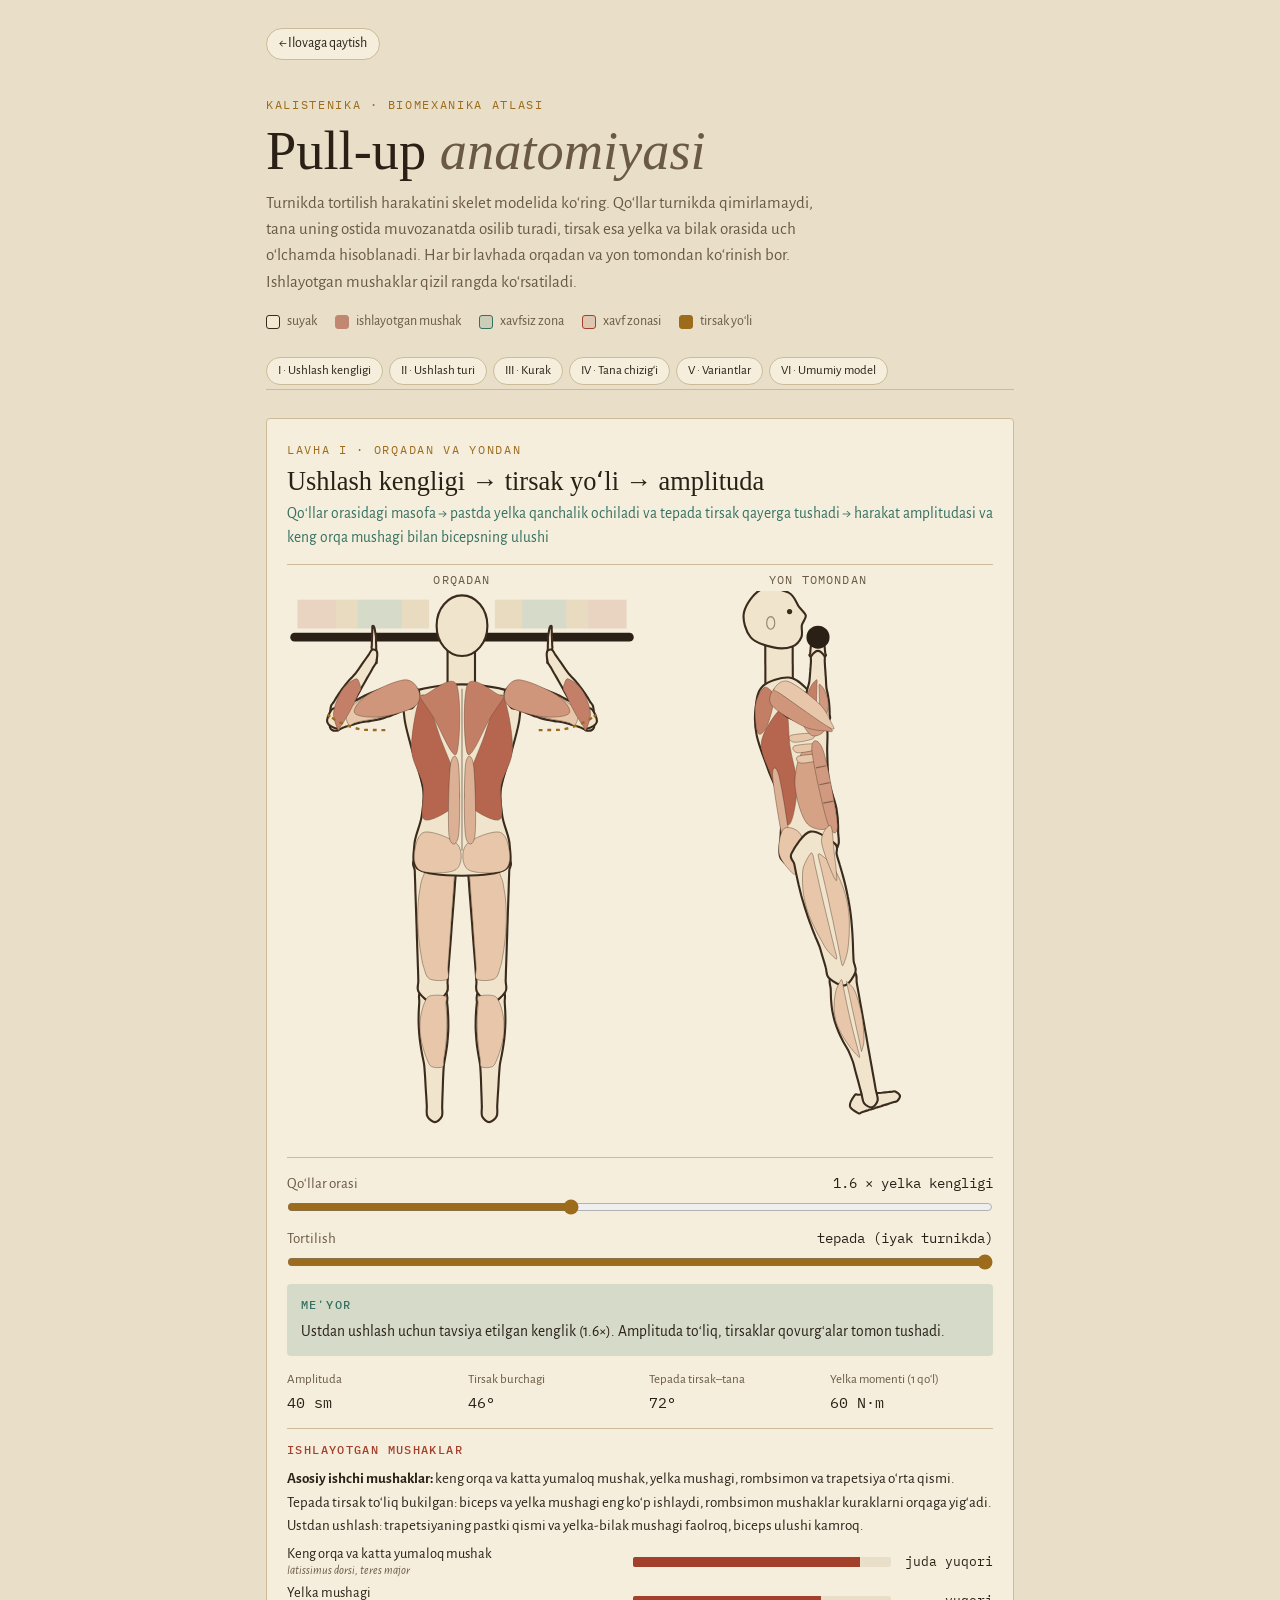
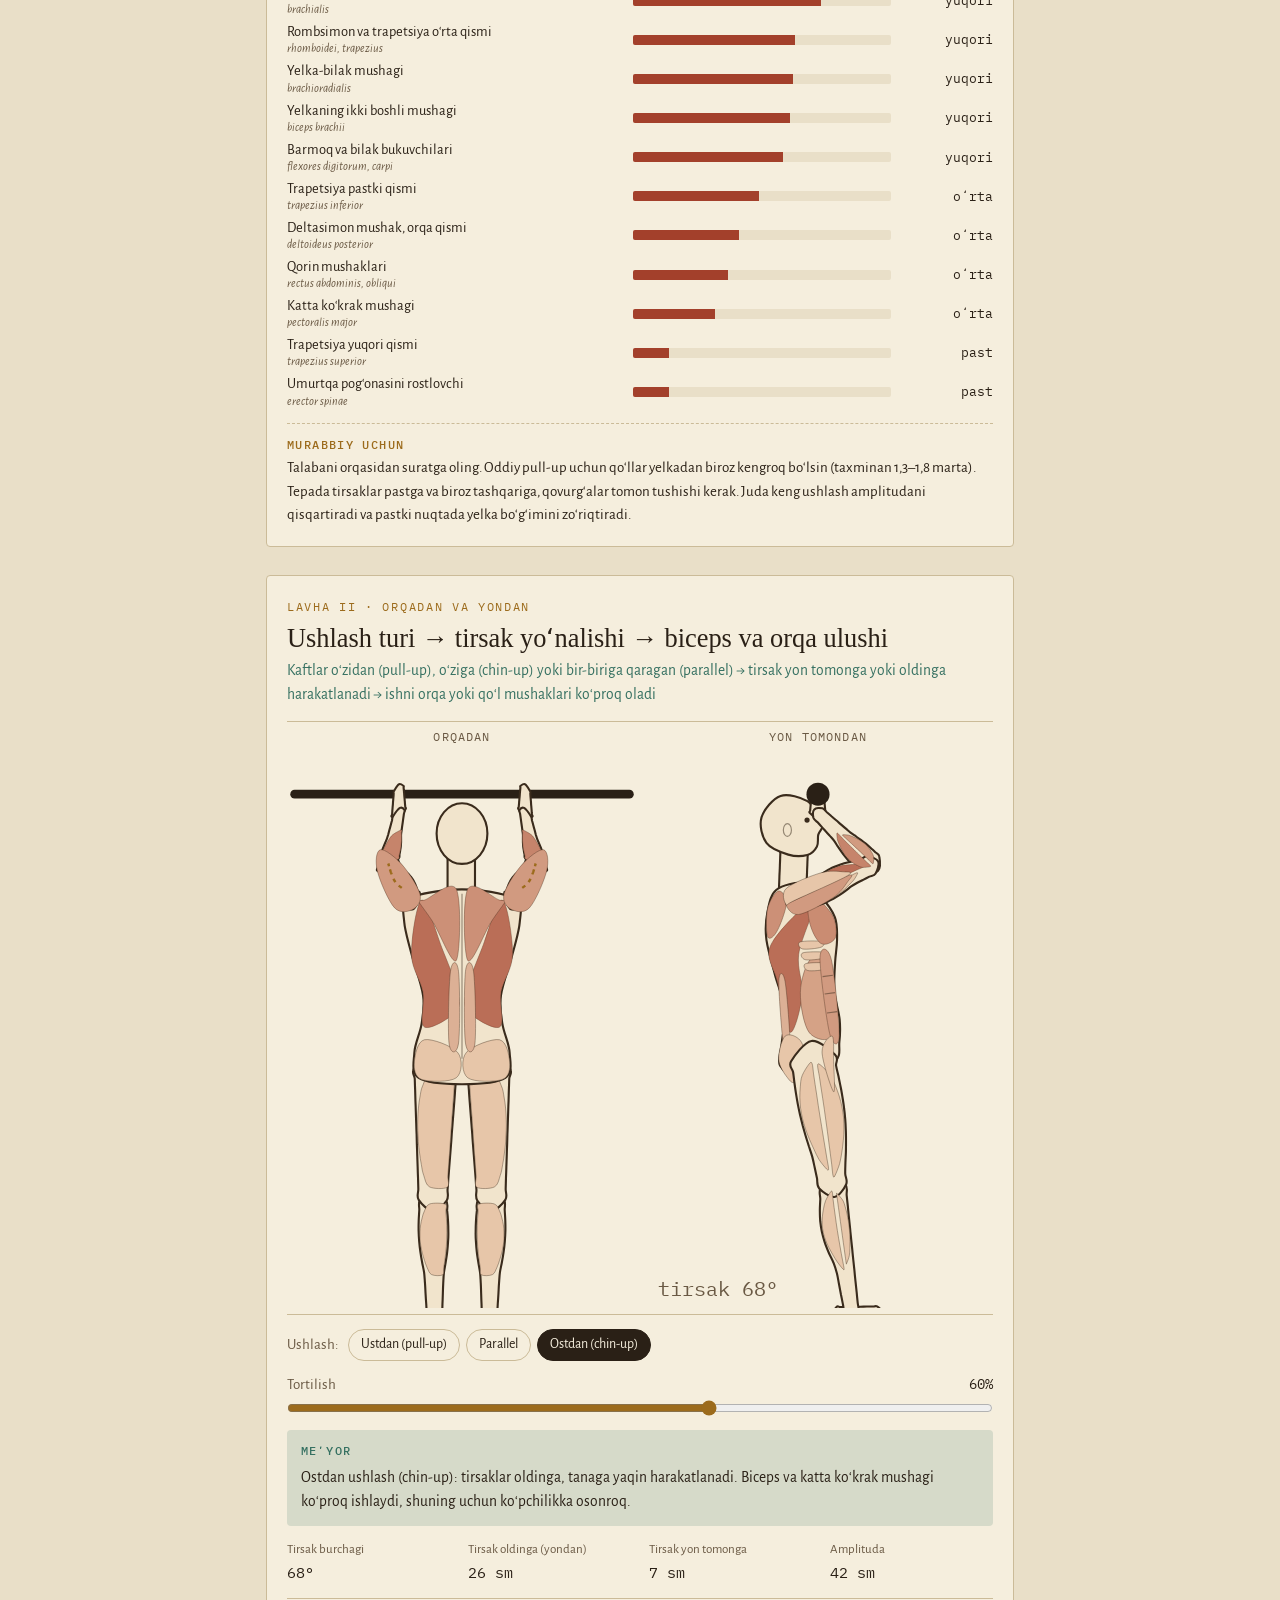
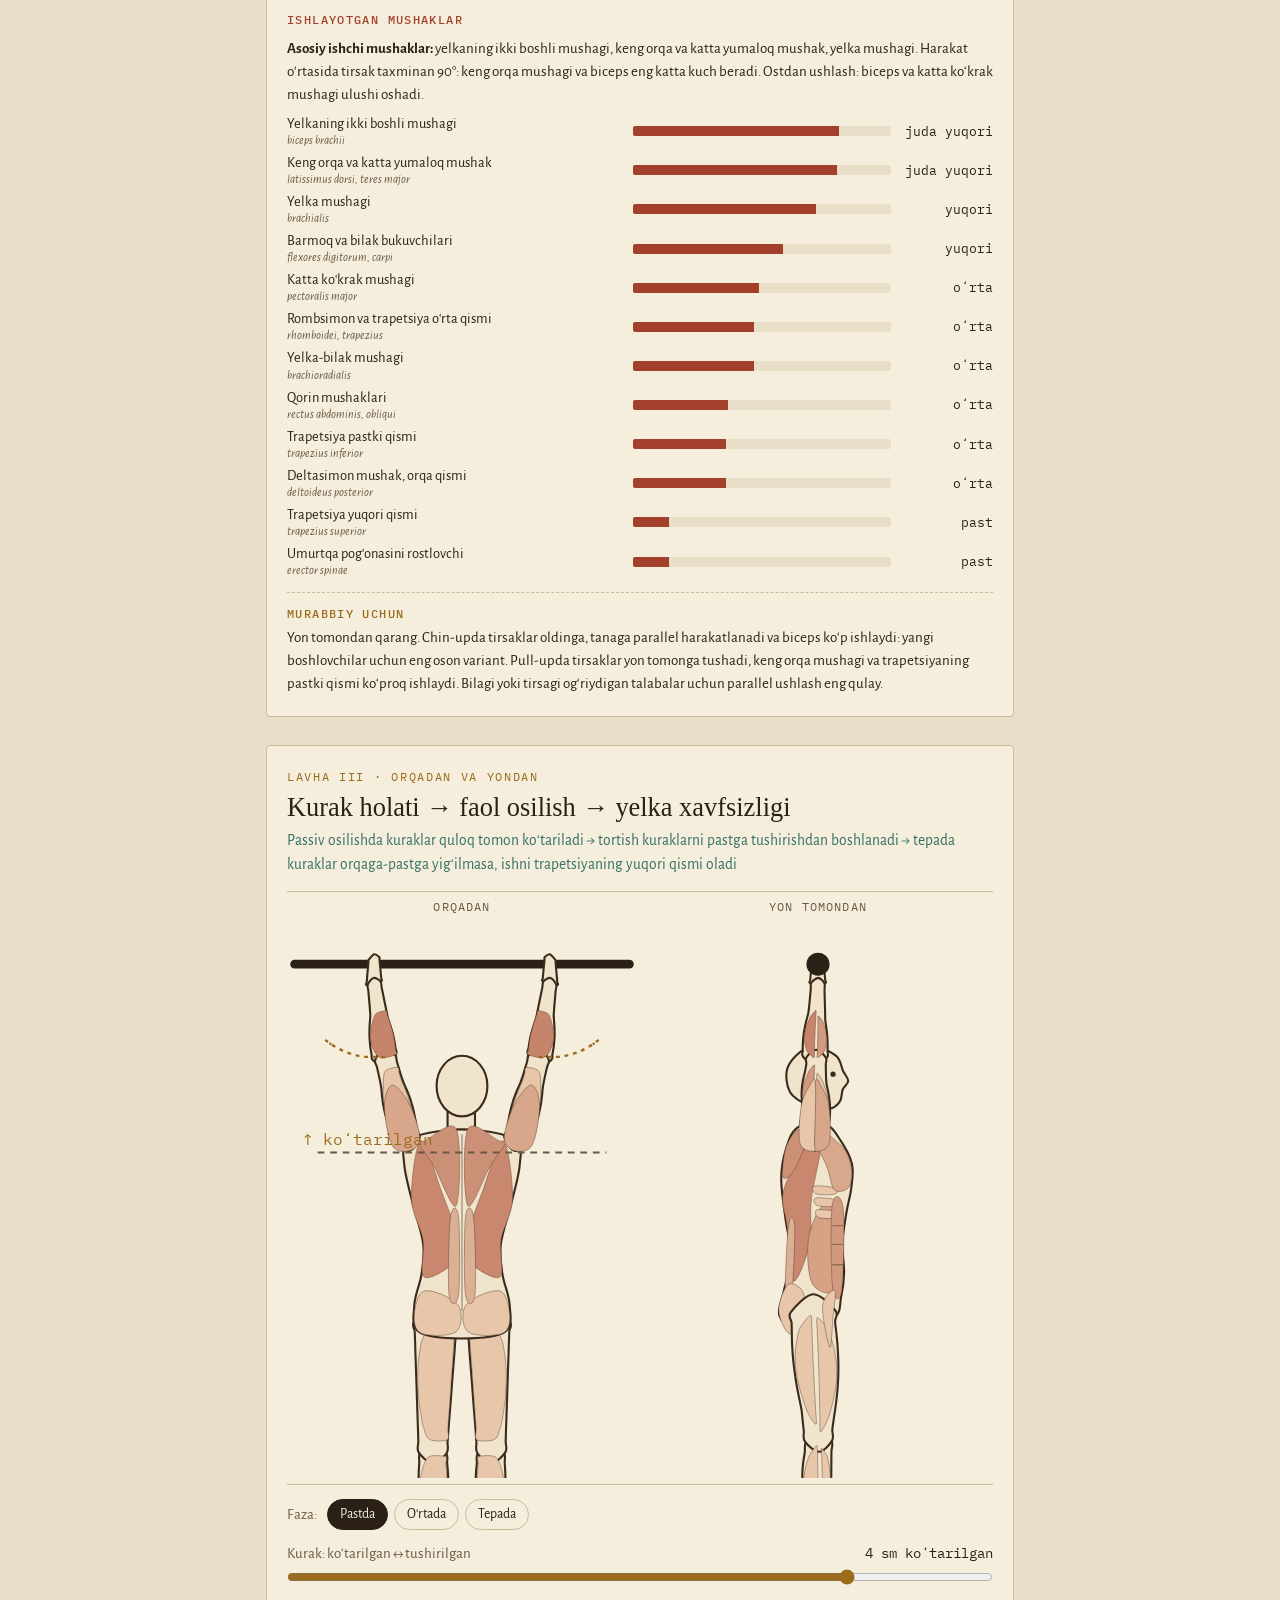
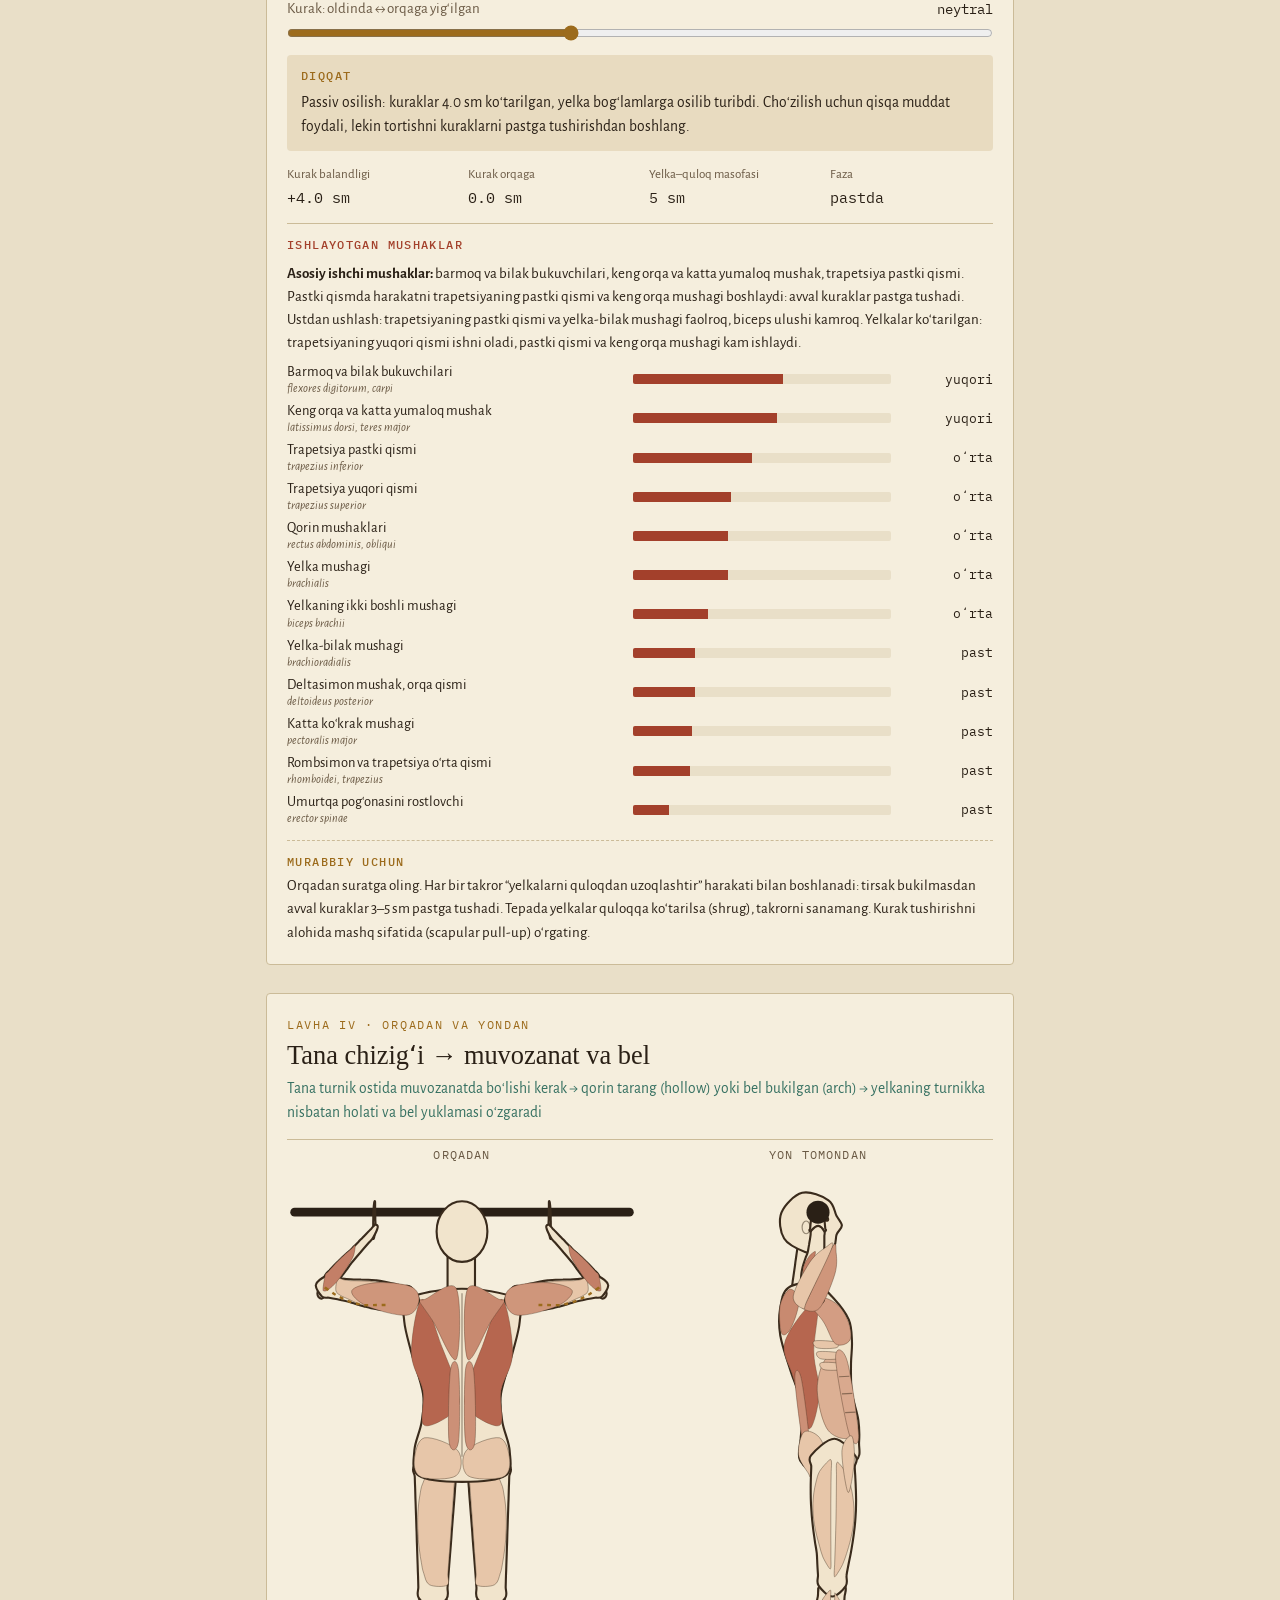
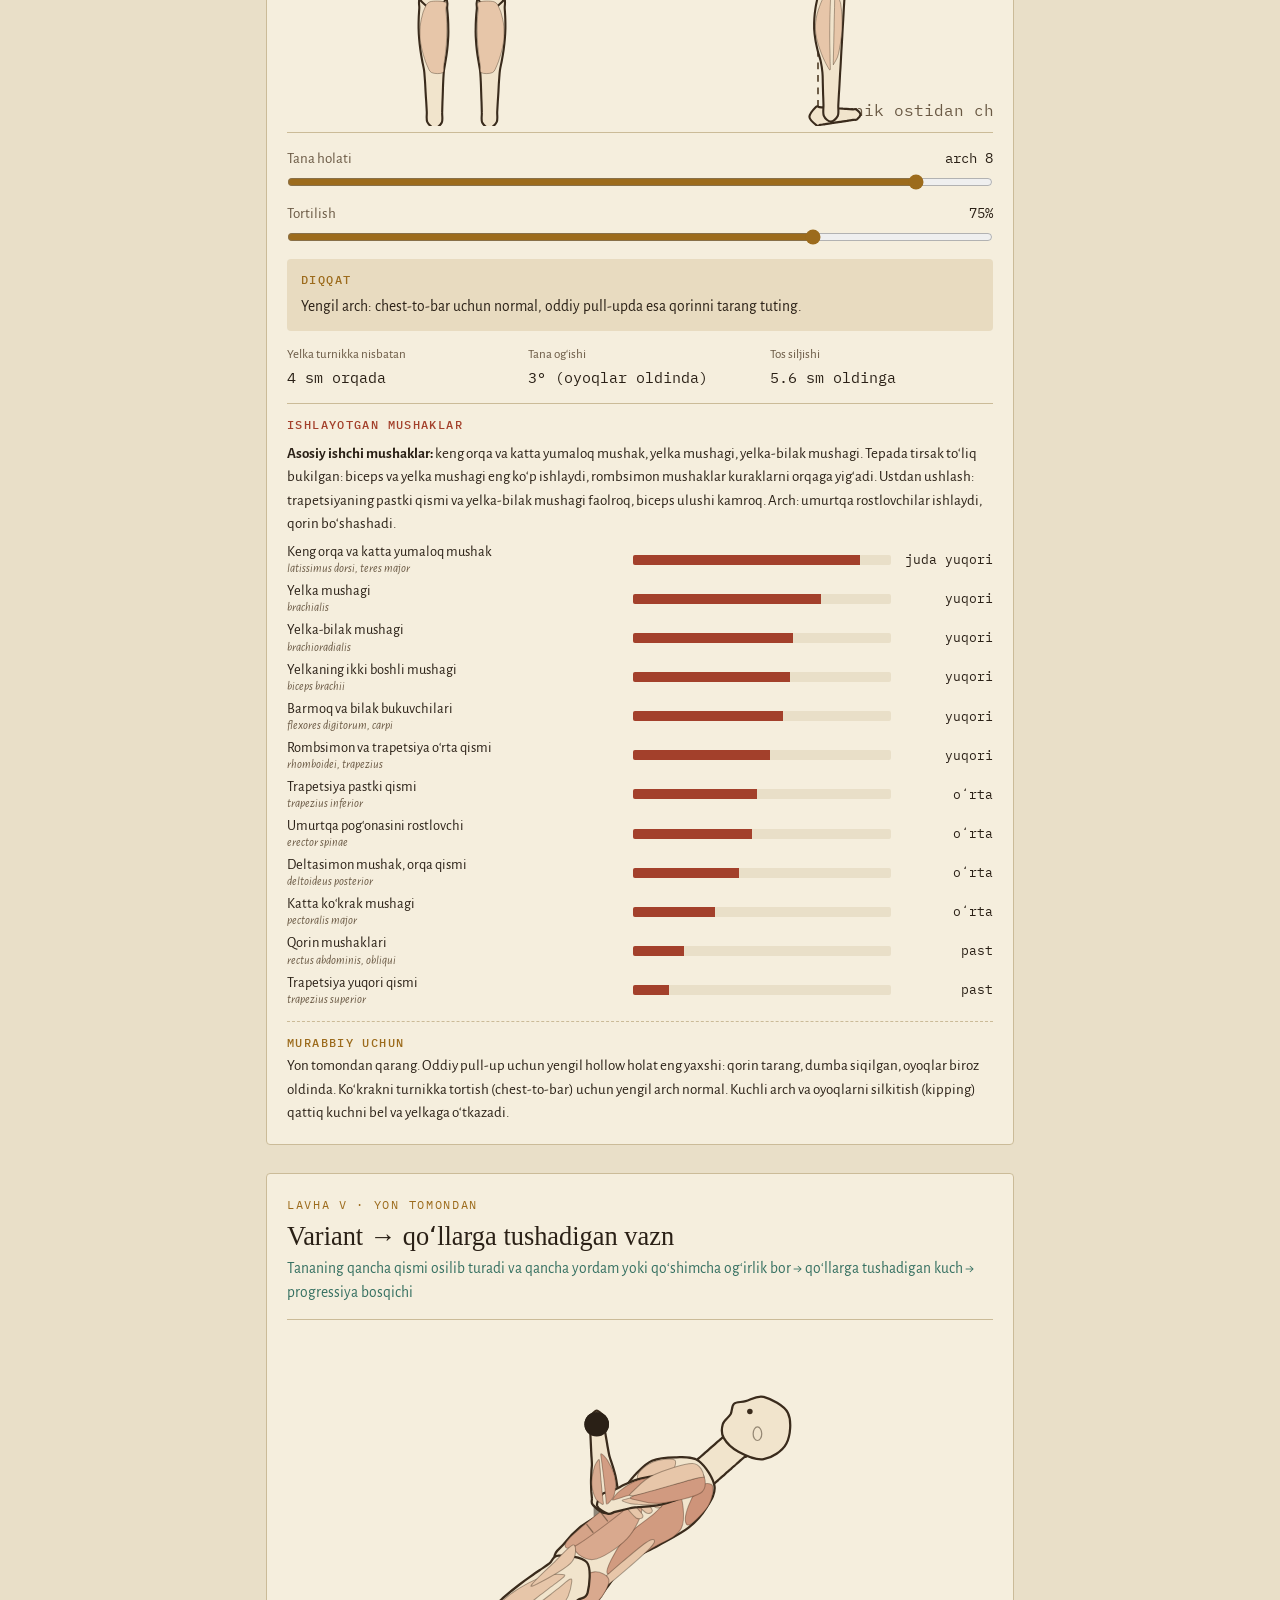
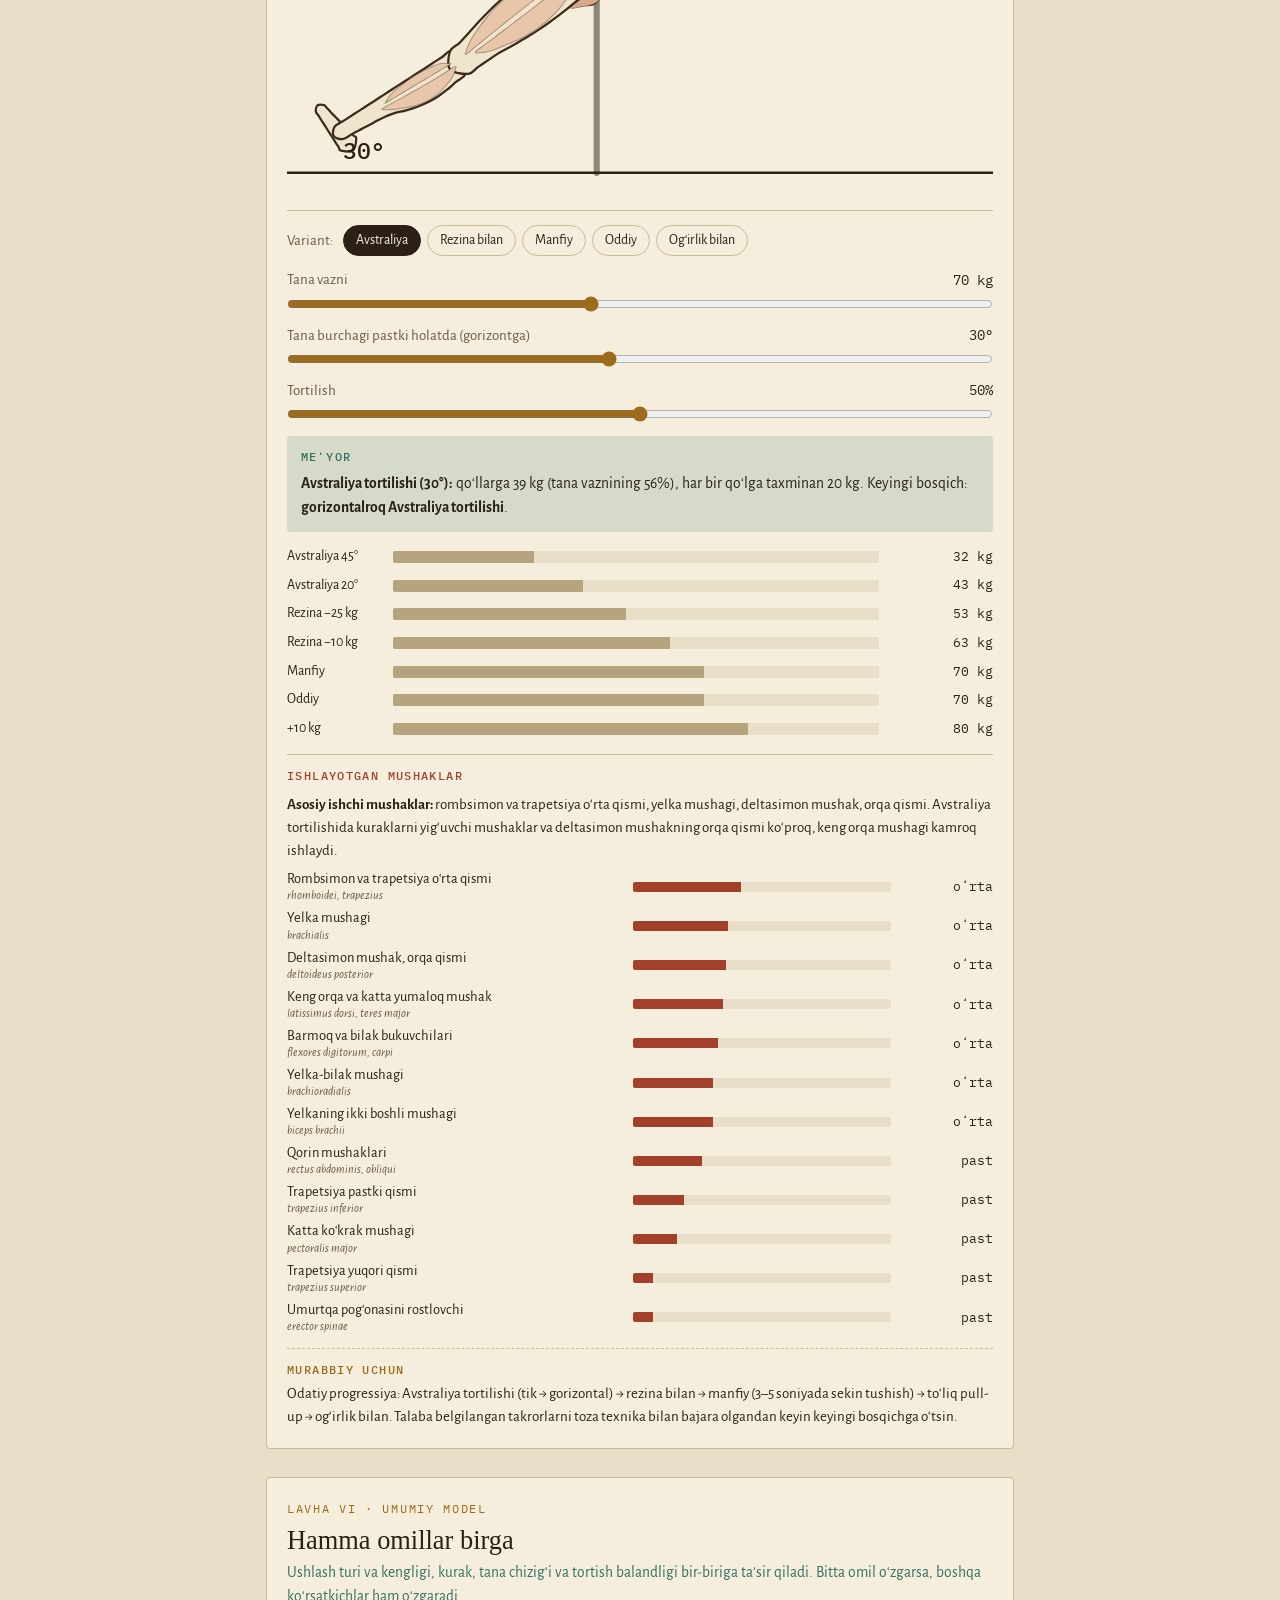
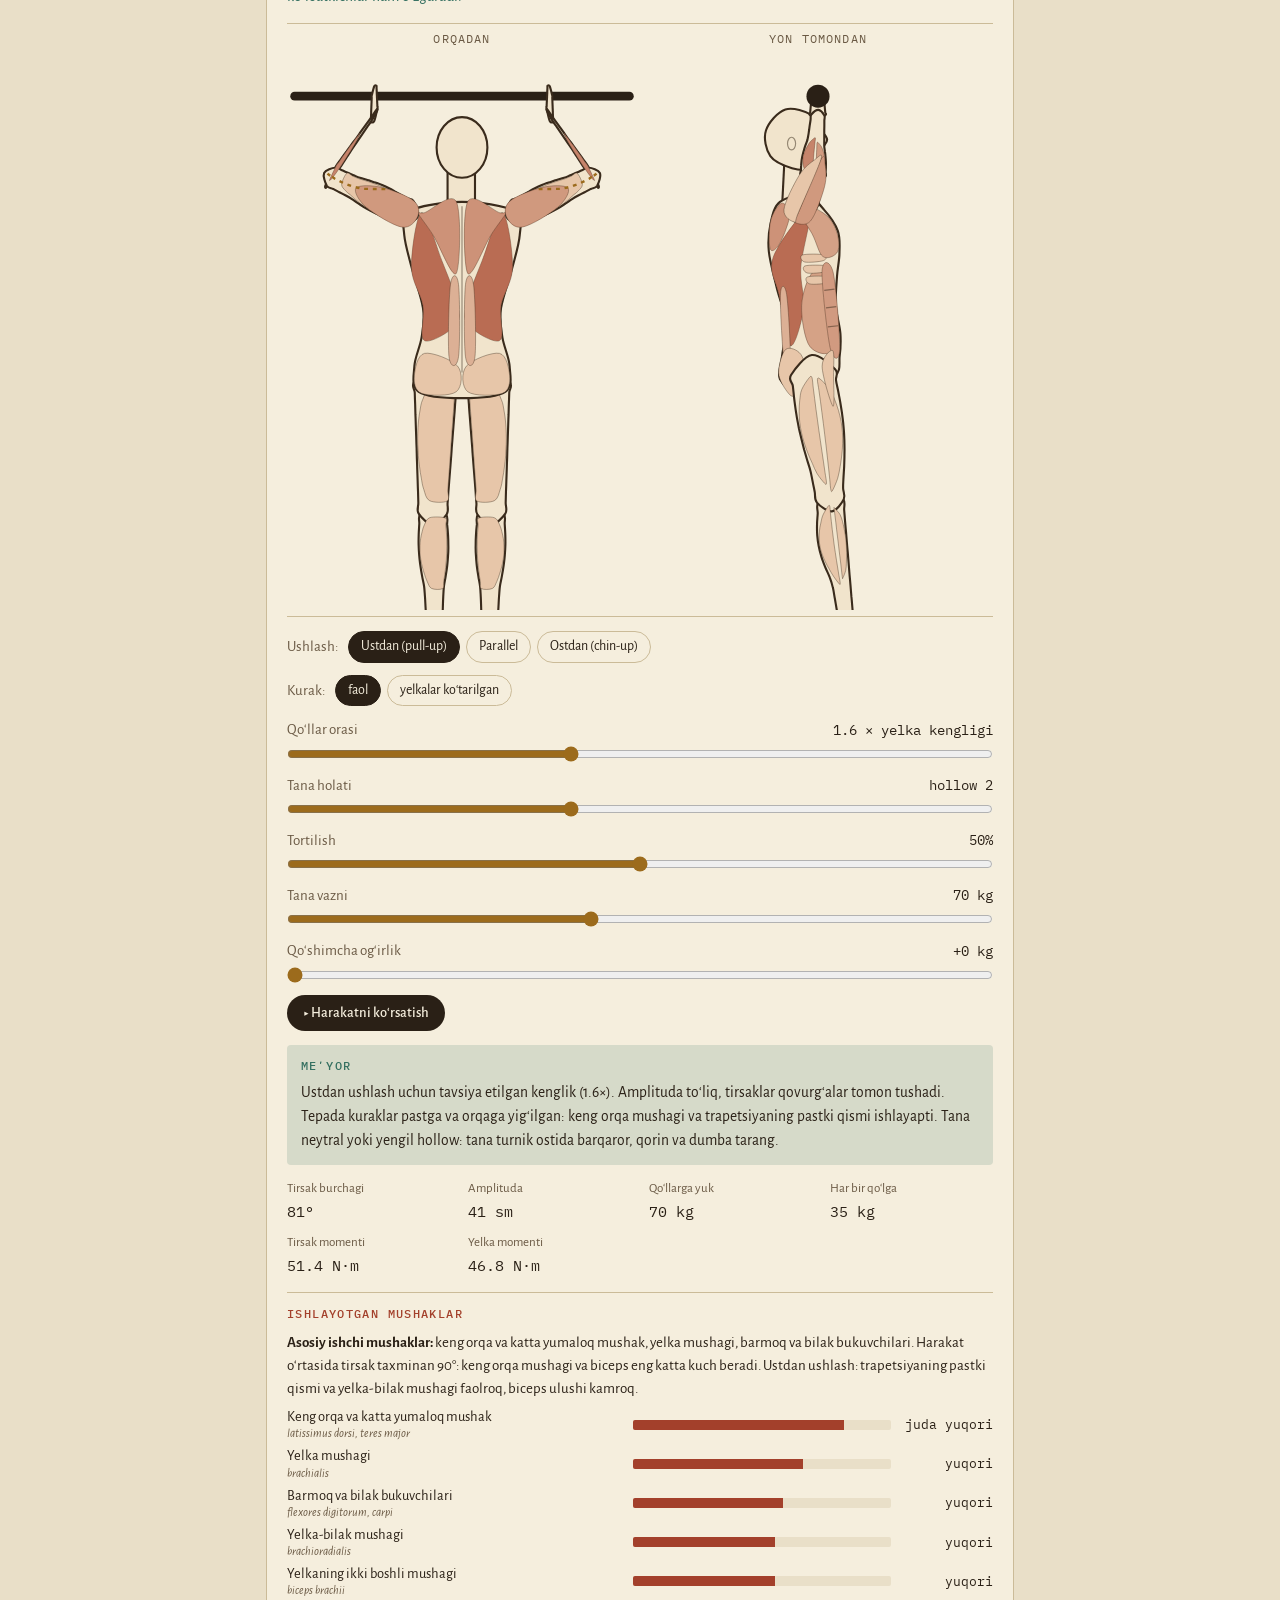
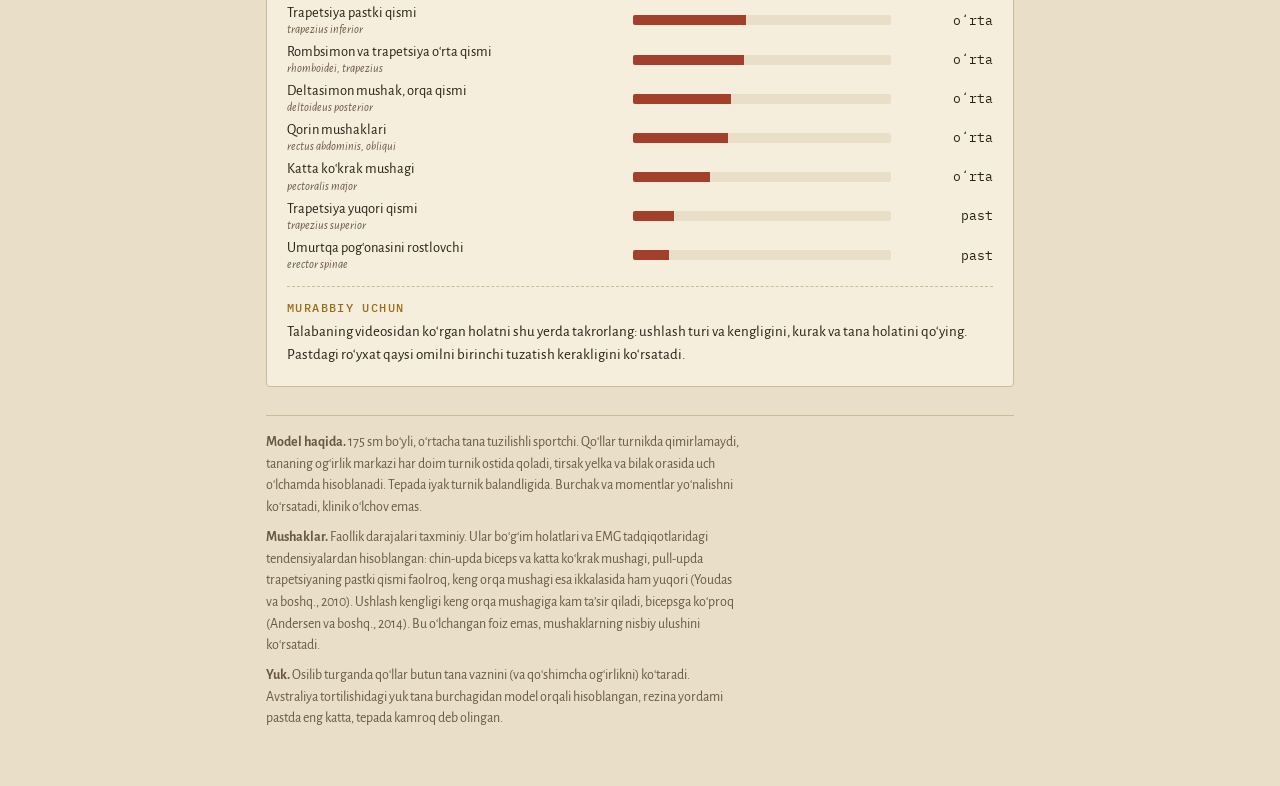
<file: technique/pull-up.html>
<!doctype html>
<html lang="uz">
<head>
<meta charset="utf-8">
<meta name="viewport" content="width=device-width, initial-scale=1, viewport-fit=cover">
<script>try{var t=localStorage.getItem('cc-theme');if(t==='light'||t==='dark')document.documentElement.setAttribute('data-theme',t);}catch(e){}</script>
<style>:root{color-scheme:light}body{margin:0;font:14px system-ui,sans-serif}img{max-width:100%}[hidden]{display:none!important}
.backlink{align-self:flex-start;font-size:14px;color:var(--ink);text-decoration:none;border:1px solid var(--rule);border-radius:999px;padding:4px 12px;background:var(--plate)}
.backlink:focus-visible{outline:2px solid var(--ochre);outline-offset:2px}</style>
<title>Pull-up Anatomiyasi</title>
<meta name="claude:viewport-fit-sides" content="cover">
<link rel="preconnect" href="https://fonts.googleapis.com">
<link rel="preconnect" href="https://fonts.gstatic.com" crossorigin>
<link rel="stylesheet" href="https://fonts.googleapis.com/css2?family=IM+Fell+English:ital@0;1&family=Alegreya+Sans:ital,wght@0,400;0,500;0,700;1,400&family=IBM+Plex+Mono:wght@400;500&display=swap">
<style>
/* Layout: a single column of numbered anatomical plates (atlas "lavha"), each = figure + sliders + verdict + coach note */
:root{
  --paper:#e9dfc8; --plate:#f5eedd; --ink:#2a2016; --ink-soft:#6a5944; --rule:#cbbb98;
  --bone:#f4ead3; --bone-line:#3a2b1c; --rust:#a3402b; --rust-wash:rgba(163,64,43,.15);
  --verd:#357061; --verd-wash:rgba(53,112,97,.16); --ochre:#9c6b1c; --ochre-wash:rgba(156,107,28,.15);
  --hatch:#b6a47f;
  --f-display:"IM Fell English", Georgia, "Times New Roman", serif;
  --f-body:"Alegreya Sans", "Segoe UI", system-ui, sans-serif;
  --f-mono:"IBM Plex Mono", ui-monospace, Menlo, monospace;
}
@media (prefers-color-scheme: dark){:root:not([data-theme="light"]){
  --paper:#1b1610; --plate:#262017; --ink:#efe4cc; --ink-soft:#b2a183; --rule:#463a2a;
  --bone:#e8dcc1; --bone-line:#120d08; --rust:#de7a5e; --rust-wash:rgba(222,122,94,.17);
  --verd:#6fb9a1; --verd-wash:rgba(111,185,161,.15); --ochre:#d9a54c; --ochre-wash:rgba(217,165,76,.15);
  --hatch:#5a4c38; color-scheme:dark }}
:root[data-theme="dark"]{
  --paper:#1b1610; --plate:#262017; --ink:#efe4cc; --ink-soft:#b2a183; --rule:#463a2a;
  --bone:#e8dcc1; --bone-line:#120d08; --rust:#de7a5e; --rust-wash:rgba(222,122,94,.17);
  --verd:#6fb9a1; --verd-wash:rgba(111,185,161,.15); --ochre:#d9a54c; --ochre-wash:rgba(217,165,76,.15);
  --hatch:#5a4c38; color-scheme:dark }

*{box-sizing:border-box}
body{background:var(--paper);color:var(--ink);font-family:var(--f-body);font-size:17px;line-height:1.55}
.wrap{max-width:780px;margin:0 auto;padding-block:28px 56px;
  padding-left:max(16px, env(safe-area-inset-left, 0px));padding-right:max(16px, env(safe-area-inset-right, 0px));
  display:flex;flex-direction:column;gap:28px}
header{display:flex;flex-direction:column;gap:10px;padding-block:8px 4px;border-bottom:1px solid var(--rule)}
.eyebrow{font-family:var(--f-mono);font-size:12px;letter-spacing:.14em;text-transform:uppercase;color:var(--ochre)}
h1{font-family:var(--f-display);font-weight:400;font-size:clamp(2.3rem,7vw,3.4rem);line-height:1.02;margin:0;text-wrap:balance}
h1 em{font-style:italic;color:var(--ink-soft)}
.lead{margin:0;max-width:62ch;color:var(--ink-soft)}
.legend{display:flex;flex-wrap:wrap;gap:8px 18px;font-size:14px;color:var(--ink-soft);padding-block:6px 14px}
.legend span{display:inline-flex;align-items:center;gap:7px}
.sw{width:14px;height:14px;border-radius:3px;border:1px solid var(--bone-line);display:inline-block}
.toc{display:flex;flex-wrap:wrap;gap:6px}
.toc a{font-size:13px;color:var(--ink);text-decoration:none;border:1px solid var(--rule);border-radius:999px;padding:3px 11px;background:var(--plate)}
.toc a:hover,.toc a:focus-visible{border-color:var(--ink)}

.plate{background:var(--plate);border:1px solid var(--rule);border-radius:4px;padding:22px 20px 20px;display:flex;flex-direction:column;gap:14px;scroll-margin-top:16px}
.plate-head{display:flex;flex-direction:column;gap:6px}
.num{font-family:var(--f-mono);font-size:12px;letter-spacing:.14em;text-transform:uppercase;color:var(--ochre)}
h2{font-family:var(--f-display);font-weight:400;font-size:1.65rem;line-height:1.15;margin:0;text-wrap:balance}
.chain{margin:0;color:var(--verd);font-size:15.5px}
.fig{border-top:1px solid var(--rule);border-bottom:1px solid var(--rule);padding-block:6px;overflow:hidden}
.fig svg{display:block;width:100%;height:auto}
.ctls{display:flex;flex-direction:column;gap:12px}
.ctl{display:grid;grid-template-columns:minmax(0,1fr) auto;gap:2px 12px;align-items:center}
.ctl label{font-size:15px;color:var(--ink-soft)}
.ctl output{font-family:var(--f-mono);font-size:13.5px;font-variant-numeric:tabular-nums;text-align:right;color:var(--ink)}
.ctl input{grid-column:1 / -1;width:100%;accent-color:var(--ochre);margin:2px 0 0}
.chips{display:flex;flex-wrap:wrap;gap:6px;align-items:center}
.chips .cap{font-size:15px;color:var(--ink-soft);margin-right:4px}
.chip{font:inherit;font-size:14px;color:var(--ink);background:transparent;border:1px solid var(--rule);border-radius:999px;padding:4px 12px;cursor:pointer}
.chip[aria-pressed="true"]{background:var(--ink);color:var(--plate);border-color:var(--ink)}
.chip:focus-visible,.play:focus-visible,input:focus-visible{outline:2px solid var(--ochre);outline-offset:2px}
.play{font:inherit;font-size:14.5px;font-weight:500;align-self:flex-start;background:var(--ink);color:var(--plate);border:0;border-radius:999px;padding:7px 16px;cursor:pointer}
.verdict{border-radius:4px;padding:12px 14px;font-size:15.5px;display:flex;flex-direction:column;gap:6px}
.verdict .tag{font-family:var(--f-mono);font-size:11.5px;letter-spacing:.12em;text-transform:uppercase;font-weight:500}
.verdict p{margin:0}
.verdict ul{margin:0;padding-left:18px;display:flex;flex-direction:column;gap:4px}
.v-ok{background:var(--verd-wash)} .v-ok .tag{color:var(--verd)}
.v-warn{background:var(--ochre-wash)} .v-warn .tag{color:var(--ochre)}
.v-bad{background:var(--rust-wash)} .v-bad .tag{color:var(--rust)}
.reads{display:grid;grid-template-columns:repeat(auto-fit,minmax(150px,1fr));gap:10px 18px;margin:0}
.reads div{display:flex;flex-direction:column;gap:1px;min-width:0}
.reads dt{font-size:13px;color:var(--ink-soft)}
.reads dd{margin:0;font-family:var(--f-mono);font-size:15px;font-variant-numeric:tabular-nums}
.coach{margin:0;font-size:15px;border-top:1px dashed var(--rule);padding-top:12px;color:var(--ink)}
.coach b{font-family:var(--f-mono);font-size:11.5px;letter-spacing:.12em;text-transform:uppercase;color:var(--ochre);font-weight:500;display:block;margin-bottom:3px}
.bars{display:flex;flex-direction:column;gap:7px}
.bar{display:grid;grid-template-columns:96px minmax(0,1fr) 104px;gap:10px;align-items:center;font-size:14px}
.bar .track{height:12px;background:var(--paper);border-radius:2px;overflow:hidden}
.bar .fill{height:100%;background:var(--hatch)}
.bar.on .fill{background:var(--ochre)}
.bar.on{font-weight:700}
.bar .kg{font-family:var(--f-mono);font-size:13px;text-align:right;font-variant-numeric:tabular-nums}
footer{font-size:14px;color:var(--ink-soft);display:flex;flex-direction:column;gap:8px;border-top:1px solid var(--rule);padding-top:16px}
footer p{margin:0;max-width:68ch}
footer a{color:var(--ink)}

/* svg classes */
.bo{stroke:var(--bone-line);stroke-linecap:round;fill:none}
.bf{stroke:var(--bone);stroke-linecap:round;fill:none}
.bfill{fill:var(--bone);stroke:var(--bone-line);stroke-width:2.5}
.jt{fill:var(--bone);stroke:var(--bone-line);stroke-width:2.5}
.hl{stroke:var(--hatch);stroke-width:2}
.gl{stroke:var(--ink);stroke-width:2.5}
.boxr{fill:var(--plate);stroke:var(--ink);stroke-width:2.5}
.lbl{fill:var(--ink-soft);font-family:var(--f-mono);font-size:21px}
.lbl-s{fill:var(--ink-soft);font-family:var(--f-mono);font-size:17px}
.lbl-b{fill:var(--ink);font-family:var(--f-mono);font-size:22px;font-weight:500}
.t-ok{fill:var(--verd)} .t-warn{fill:var(--ochre)} .t-bad{fill:var(--rust)}
.z-ok{fill:var(--verd-wash)} .z-warn{fill:var(--ochre-wash)} .z-bad{fill:var(--rust-wash)}
.s-ok{stroke:var(--verd)} .s-warn{stroke:var(--ochre)} .s-bad{stroke:var(--rust)}
.dash{stroke:var(--ink-soft);stroke-width:2;stroke-dasharray:7 6;fill:none}
.ideal{stroke:var(--verd);stroke-width:3;stroke-dasharray:12 8;fill:none}
.arm{stroke:var(--rust);stroke-width:6;stroke-linecap:round}
.force{stroke:var(--ochre);stroke-width:4;fill:none}
.forcehead{fill:var(--ochre)}
.socket{fill:var(--bone-line)}
.rib{stroke:var(--bone-line);stroke-width:2;fill:none}
.wing{fill:var(--rust-wash);stroke:var(--rust);stroke-width:3}
@media (max-width:480px){ body{font-size:16px} .plate{padding:18px 14px 16px} .bar{grid-template-columns:82px minmax(0,1fr) 96px} }
@media (prefers-reduced-motion: reduce){ *{scroll-behavior:auto} }

.musc{display:flex;flex-direction:column;gap:8px;border-top:1px solid var(--rule);padding-top:12px}
.musc h3{margin:0;font-family:var(--f-mono);font-size:11.5px;letter-spacing:.12em;text-transform:uppercase;color:var(--rust);font-weight:500}
.mnote{margin:0;font-size:15px}
.mlist{display:flex;flex-direction:column;gap:6px}
.mrow{display:grid;grid-template-columns:minmax(0,1.3fr) minmax(0,1fr) 92px;gap:10px;align-items:center;font-size:14.5px}
.mrow .mn{min-width:0;line-height:1.25}
.mrow .mn i{display:block;font-size:12px;color:var(--ink-soft)}
.mrow .track{height:10px;background:var(--paper);border-radius:2px;overflow:hidden}
.mrow .fill{display:block;height:100%;background:var(--rust);transition:width .15s}
.mrow .lv{font-family:var(--f-mono);font-size:12.5px;text-align:right}
.mus{fill:var(--rust)}
@media (max-width:480px){.mrow{grid-template-columns:minmax(0,1fr) 70px;}.mrow .lv{grid-column:2;grid-row:1}.mrow .track{grid-column:1 / -1}}
.fig2{display:grid;grid-template-columns:1fr 1fr;gap:6px;border-top:1px solid var(--rule);border-bottom:1px solid var(--rule);padding-block:6px}
.fig2 figure{margin:0;display:flex;flex-direction:column;gap:2px;min-width:0}
.fig2 figcaption{font-family:var(--f-mono);font-size:11.5px;letter-spacing:.1em;text-transform:uppercase;color:var(--ink-soft);text-align:center}
.fig2 svg{display:block;width:100%;height:auto;max-height:560px}
.barline{stroke:var(--ink);stroke-width:9;stroke-linecap:round}
.path{stroke:var(--ochre);stroke-width:2.5;stroke-dasharray:4 5;fill:none}
.ctl[hidden]{display:none!important}
:root{--skin:#f1e4cc;--skin-far:#e2d1b2;--mus:#e7c6a9;--af-line:#3a2b1c}
@media (prefers-color-scheme: dark){:root:not([data-theme="light"]){--skin:#5b4a39;--skin-far:#43372b;--mus:#7b5d48;--af-line:#e3d4b6}}
:root[data-theme="dark"]{--skin:#5b4a39;--skin-far:#43372b;--mus:#7b5d48;--af-line:#e3d4b6}
.af-skin{fill:var(--skin);stroke:var(--af-line);stroke-width:2.2;stroke-linejoin:round}
.af-far{fill:var(--skin-far);stroke:var(--af-line);stroke-width:1.6;stroke-linejoin:round}
.af-mus{fill:var(--mus);stroke:var(--af-line);stroke-width:1;stroke-opacity:.4;stroke-linejoin:round}
.af-hot{fill:var(--rust);stroke:none;pointer-events:none}
.af-detail{stroke:var(--af-line);stroke-width:1.2;stroke-opacity:.5;fill:none}
.af-detail-fill{fill:var(--af-line)}
</style>

</head>
<body>
<div class="wrap">
<a class="backlink" href="../#technique">← Ilovaga qaytish</a>
<header>
  <div class="eyebrow">Kalistenika · Biomexanika atlasi</div>
  <h1>Pull-up <em>anatomiyasi</em></h1>
  <p class="lead">Turnikda tortilish harakatini skelet modelida koʻring. Qoʻllar turnikda qimirlamaydi, tana uning ostida muvozanatda osilib turadi, tirsak esa yelka va bilak orasida uch oʻlchamda hisoblanadi. Har bir lavhada orqadan va yon tomondan koʻrinish bor. Ishlayotgan mushaklar qizil rangda koʻrsatiladi.</p>
  <div class="legend">
    <span><i class="sw" style="background:var(--bone)"></i>suyak</span>
    <span><i class="sw" style="background:var(--rust);opacity:.55;border-color:var(--rust)"></i>ishlayotgan mushak</span>
    <span><i class="sw" style="background:var(--verd-wash);border-color:var(--verd)"></i>xavfsiz zona</span>
    <span><i class="sw" style="background:var(--rust-wash);border-color:var(--rust)"></i>xavf zonasi</span>
    <span><i class="sw" style="background:var(--ochre);border-color:var(--ochre)"></i>tirsak yoʻli</span>
  </div>
  <nav class="toc" aria-label="Lavhalar">
    <a href="#lavha-1">I · Ushlash kengligi</a><a href="#lavha-2">II · Ushlash turi</a><a href="#lavha-3">III · Kurak</a><a href="#lavha-4">IV · Tana chizigʻi</a><a href="#lavha-5">V · Variantlar</a><a href="#lavha-6">VI · Umumiy model</a>
  </nav>
</header>

<section class="plate" id="lavha-1">
  <div class="plate-head"><div class="num">Lavha I · orqadan va yondan</div>
    <h2>Ushlash kengligi → tirsak yoʻli → amplituda</h2>
    <p class="chain">Qoʻllar orasidagi masofa → pastda yelka qanchalik ochiladi va tepada tirsak qayerga tushadi → harakat amplitudasi va keng orqa mushagi bilan bicepsning ulushi</p></div>
  <div class="fig2"></div><div class="ctls"></div><div class="verdict"></div><dl class="reads"></dl><div class="musc"></div>
  <p class="coach"><b>Murabbiy uchun</b>Talabani orqasidan suratga oling. Oddiy pull-up uchun qoʻllar yelkadan biroz kengroq boʻlsin (taxminan 1,3–1,8 marta). Tepada tirsaklar pastga va biroz tashqariga, qovurgʻalar tomon tushishi kerak. Juda keng ushlash amplitudani qisqartiradi va pastki nuqtada yelka boʻgʻimini zoʻriqtiradi.</p>
</section>

<section class="plate" id="lavha-2">
  <div class="plate-head"><div class="num">Lavha II · orqadan va yondan</div>
    <h2>Ushlash turi → tirsak yoʻnalishi → biceps va orqa ulushi</h2>
    <p class="chain">Kaftlar oʻzidan (pull-up), oʻziga (chin-up) yoki bir-biriga qaragan (parallel) → tirsak yon tomonga yoki oldinga harakatlanadi → ishni orqa yoki qoʻl mushaklari koʻproq oladi</p></div>
  <div class="fig2"></div><div class="ctls"></div><div class="verdict"></div><dl class="reads"></dl><div class="musc"></div>
  <p class="coach"><b>Murabbiy uchun</b>Yon tomondan qarang. Chin-upda tirsaklar oldinga, tanaga parallel harakatlanadi va biceps koʻp ishlaydi: yangi boshlovchilar uchun eng oson variant. Pull-upda tirsaklar yon tomonga tushadi, keng orqa mushagi va trapetsiyaning pastki qismi koʻproq ishlaydi. Bilagi yoki tirsagi ogʻriydigan talabalar uchun parallel ushlash eng qulay.</p>
</section>

<section class="plate" id="lavha-3">
  <div class="plate-head"><div class="num">Lavha III · orqadan va yondan</div>
    <h2>Kurak holati → faol osilish → yelka xavfsizligi</h2>
    <p class="chain">Passiv osilishda kuraklar quloq tomon koʻtariladi → tortish kuraklarni pastga tushirishdan boshlanadi → tepada kuraklar orqaga-pastga yigʻilmasa, ishni trapetsiyaning yuqori qismi oladi</p></div>
  <div class="fig2"></div><div class="ctls"></div><div class="verdict"></div><dl class="reads"></dl><div class="musc"></div>
  <p class="coach"><b>Murabbiy uchun</b>Orqadan suratga oling. Har bir takror “yelkalarni quloqdan uzoqlashtir” harakati bilan boshlanadi: tirsak bukilmasdan avval kuraklar 3–5 sm pastga tushadi. Tepada yelkalar quloqqa koʻtarilsa (shrug), takrorni sanamang. Kurak tushirishni alohida mashq sifatida (scapular pull-up) oʻrgating.</p>
</section>

<section class="plate" id="lavha-4">
  <div class="plate-head"><div class="num">Lavha IV · orqadan va yondan</div>
    <h2>Tana chizigʻi → muvozanat va bel</h2>
    <p class="chain">Tana turnik ostida muvozanatda boʻlishi kerak → qorin tarang (hollow) yoki bel bukilgan (arch) → yelkaning turnikka nisbatan holati va bel yuklamasi oʻzgaradi</p></div>
  <div class="fig2"></div><div class="ctls"></div><div class="verdict"></div><dl class="reads"></dl><div class="musc"></div>
  <p class="coach"><b>Murabbiy uchun</b>Yon tomondan qarang. Oddiy pull-up uchun yengil hollow holat eng yaxshi: qorin tarang, dumba siqilgan, oyoqlar biroz oldinda. Koʻkrakni turnikka tortish (chest-to-bar) uchun yengil arch normal. Kuchli arch va oyoqlarni silkitish (kipping) qattiq kuchni bel va yelkaga oʻtkazadi.</p>
</section>

<section class="plate" id="lavha-5">
  <div class="plate-head"><div class="num">Lavha V · yon tomondan</div>
    <h2>Variant → qoʻllarga tushadigan vazn</h2>
    <p class="chain">Tananing qancha qismi osilib turadi va qancha yordam yoki qoʻshimcha ogʻirlik bor → qoʻllarga tushadigan kuch → progressiya bosqichi</p></div>
  <div class="fig"></div><div class="ctls"></div><div class="verdict"></div><div class="bars" aria-label="Variantlar boʻyicha yuk"></div><div class="musc"></div>
  <p class="coach"><b>Murabbiy uchun</b>Odatiy progressiya: Avstraliya tortilishi (tik → gorizontal) → rezina bilan → manfiy (3–5 soniyada sekin tushish) → toʻliq pull-up → ogʻirlik bilan. Talaba belgilangan takrorlarni toza texnika bilan bajara olgandan keyin keyingi bosqichga oʻtsin.</p>
</section>

<section class="plate" id="lavha-6">
  <div class="plate-head"><div class="num">Lavha VI · umumiy model</div>
    <h2>Hamma omillar birga</h2>
    <p class="chain">Ushlash turi va kengligi, kurak, tana chizigʻi va tortish balandligi bir-biriga taʼsir qiladi. Bitta omil oʻzgarsa, boshqa koʻrsatkichlar ham oʻzgaradi.</p></div>
  <div class="fig2"></div><div class="ctls"></div><div class="verdict"></div><dl class="reads"></dl><div class="musc"></div>
  <p class="coach"><b>Murabbiy uchun</b>Talabaning videosidan koʻrgan holatni shu yerda takrorlang: ushlash turi va kengligini, kurak va tana holatini qoʻying. Pastdagi roʻyxat qaysi omilni birinchi tuzatish kerakligini koʻrsatadi.</p>
</section>

<footer>
  <p><b>Model haqida.</b> 175 sm boʻyli, oʻrtacha tana tuzilishli sportchi. Qoʻllar turnikda qimirlamaydi, tananing ogʻirlik markazi har doim turnik ostida qoladi, tirsak yelka va bilak orasida uch oʻlchamda hisoblanadi. Tepada iyak turnik balandligida. Burchak va momentlar yoʻnalishni koʻrsatadi, klinik oʻlchov emas.</p>
  <p><b>Mushaklar.</b> Faollik darajalari taxminiy. Ular boʻgʻim holatlari va EMG tadqiqotlaridagi tendensiyalardan hisoblangan: chin-upda biceps va katta koʻkrak mushagi, pull-upda trapetsiyaning pastki qismi faolroq, keng orqa mushagi esa ikkalasida ham yuqori (Youdas va boshq., 2010). Ushlash kengligi keng orqa mushagiga kam taʼsir qiladi, bicepsga koʻproq (Andersen va boshq., 2014). Bu oʻlchangan foiz emas, mushaklarning nisbiy ulushini koʻrsatadi.</p>
  <p><b>Yuk.</b> Osilib turganda qoʻllar butun tana vaznini (va qoʻshimcha ogʻirlikni) koʻtaradi. Avstraliya tortilishidagi yuk tana burchagidan model orqali hisoblangan, rezina yordami pastda eng katta, tepada kamroq deb olingan.</p>
</footer>
</div>

<script>
/* Anatomical figure renderer for the technique atlas.
 * Draws a body outline with muscle shapes over it, side view or back view, as an SVG string.
 * All input points are SCREEN coordinates (px, y down); s = pixels per metre.
 * Colours come from CSS classes: af-skin, af-far, af-mus, af-line, af-hot (see the page styles).
 * act: muscle activation 0..100 by name (pec, adelt, pdelt, bic, tri, fore, lat, trap, serr,
 *      abs, glute, erect, hipf, quad, ham, calf). Missing names are drawn as resting muscle. */
(function (root) {
  const add = (a, b, k = 1) => [a[0] + b[0] * k, a[1] + b[1] * k];
  const sub = (a, b) => [a[0] - b[0], a[1] - b[1]];
  const len = (a) => Math.hypot(a[0], a[1]);
  const norm = (a) => { const l = len(a) || 1; return [a[0] / l, a[1] / l]; };
  const dot = (a, b) => a[0] * b[0] + a[1] * b[1];
  const lerp = (a, b, t) => [a[0] + (b[0] - a[0]) * t, a[1] + (b[1] - a[1]) * t];
  const r90 = (v, s) => (s > 0 ? [-v[1], v[0]] : [v[1], -v[0]]);
  const f = (p) => `${p[0].toFixed(1)},${p[1].toFixed(1)}`;
  const bump = (t, a, b) => (t <= a || t >= b ? 0 : Math.sin(Math.PI * (t - a) / (b - a)));

  // closed smooth path through points (Catmull-Rom → Bézier)
  function smooth(pts) {
    const n = pts.length; let d = `M${f(pts[0])}`;
    for (let i = 0; i < n; i++) {
      const p0 = pts[(i - 1 + n) % n], p1 = pts[i], p2 = pts[(i + 1) % n], p3 = pts[(i + 2) % n];
      const c1 = [p1[0] + (p2[0] - p0[0]) / 6, p1[1] + (p2[1] - p0[1]) / 6];
      const c2 = [p2[0] - (p3[0] - p1[0]) / 6, p2[1] - (p3[1] - p1[1]) / 6];
      d += `C${f(c1)} ${f(c2)} ${f(p2)}`;
    }
    return d + 'Z';
  }
  const hot = (v) => (v > 0 ? (0.06 + 0.74 * Math.min(100, v) / 100).toFixed(2) : 0);
  function muscle(d, v, extra = '') {
    let s = `<path class="af-mus" d="${d}"${extra}/>`;
    if (v > 0) s += `<path class="af-hot" d="${d}" fill-opacity="${hot(v)}"/>`;
    return s;
  }

  // limb: A→B with anterior/posterior width profiles (metres); ant = unit vector to the anterior side
  function limbPts(A, B, ant, wa, wp, s, capA = 0.8, capB = 0.8) {
    const d = norm(sub(B, A)), L = len(sub(B, A)), N = 12, front = [], back = [];
    for (let i = 0; i <= N; i++) {
      const t = i / N, c = add(A, d, L * t);
      front.push(add(c, ant, wa(t) * s)); back.push(add(c, ant, -wp(t) * s));
    }
    const endB = add(B, d, Math.min(wa(1), wp(1)) * s * capB), endA = add(A, d, -Math.min(wa(0), wp(0)) * s * capA);
    return [...front, endB, ...back.reverse(), endA];
  }
  // a muscle belly lying on one side of a limb between t0 and t1
  function bellyPts(A, B, ant, side, w, t0, t1, s, inner = 0.12) {
    const d = norm(sub(B, A)), L = len(sub(B, A)), N = 10, o = [], inn = [];
    for (let i = 0; i <= N; i++) {
      const t = t0 + (t1 - t0) * i / N, c = add(A, d, L * t), k = Math.sin(Math.PI * i / N);
      o.push(add(c, ant, side * w(t) * s * (0.25 + 0.68 * Math.sqrt(k))));
      inn.push(add(c, ant, side * w(t) * s * inner));
    }
    return [...o, ...inn.reverse()];
  }

  const PROF = {
    upper: { wa: (t) => 0.040 - 0.008 * t + 0.012 * bump(t, 0.3, 0.88), wp: (t) => 0.044 - 0.010 * t + 0.012 * bump(t, 0.08, 0.7) },
    fore: { wa: (t) => 0.040 - 0.017 * t + 0.010 * bump(t, -0.1, 0.6), wp: (t) => 0.036 - 0.014 * t + 0.006 * bump(t, -0.1, 0.5) },
    thigh: { wa: (t) => 0.074 - 0.028 * t + 0.016 * bump(t, 0.08, 0.9), wp: (t) => 0.080 - 0.032 * t + 0.010 * bump(t, 0.05, 0.75) },
    shank: { wa: (t) => 0.044 - 0.020 * t, wp: (t) => 0.044 - 0.020 * t + 0.024 * bump(t, 0.02, 0.62) },
    neck: { wa: () => 0.045, wp: () => 0.050 },
    hand: { wa: (t) => 0.028 - 0.008 * t, wp: (t) => 0.026 - 0.008 * t },
    foot: { wa: (t) => 0.034 - 0.016 * t, wp: (t) => 0.030 - 0.014 * t }
  };

  function limb(A, B, ant, prof, s, cls) { return `<path class="${cls}" d="${smooth(limbPts(A, B, ant, prof.wa, prof.wp, s))}"/>`; }
  const anteriorOf = (dir, sg) => r90(dir, sg);

  // ---------------- side view ----------------
  function side(o) {
    const s = o.s, act = o.act || {}, A = (k) => act[k] || 0;
    const up = norm(o.up || sub(o.sh, o.hip));
    let fr = sub(o.front, [up[0] * dot(o.front, up), up[1] * dot(o.front, up)]); fr = norm(fr);
    // rotation sign that turns "down the body" into "front": used for every limb's anterior side
    const sg = dot(r90([-up[0], -up[1]], 1), fr) > 0 ? 1 : -1;
    const T = (a, b) => add(lerp(o.hip, o.sh, a), fr, b * s);
    let g = '';

    const legSet = (kn, an, toe, cls, withMus) => {
      let out = '';
      const tA = anteriorOf(norm(sub(kn, o.hip)), sg), sA = anteriorOf(norm(sub(an, kn)), sg);
      const heel = add(an, norm(sub(an, toe)), 0.05 * s);
      out += limb(heel, toe, anteriorOf(norm(sub(toe, heel)), sg), PROF.foot, s, cls);
      out += limb(kn, an, sA, PROF.shank, s, cls);
      out += limb(o.hip, kn, tA, PROF.thigh, s, cls);
      if (withMus) {
        out += muscle(smooth(bellyPts(o.hip, kn, tA, 1, PROF.thigh.wa, 0.06, 0.92, s)), A('quad'));
        out += muscle(smooth(bellyPts(o.hip, kn, tA, -1, PROF.thigh.wp, 0.04, 0.86, s)), A('ham'));
        out += muscle(smooth(bellyPts(kn, an, sA, -1, PROF.shank.wp, 0.04, 0.64, s)), A('calf'));
        out += muscle(smooth(bellyPts(kn, an, sA, 1, PROF.shank.wa, 0.06, 0.6, s, 0.2)), 0);
      }
      return out;
    };
    const armSet = (sh, el, wr, hand, cls, withMus) => {
      let out = '';
      const uA = anteriorOf(norm(sub(el, sh)), sg), fA = anteriorOf(norm(sub(wr, el)), sg);
      out += limb(wr, hand, anteriorOf(norm(sub(hand, wr)), sg), PROF.hand, s, cls);
      out += limb(el, wr, fA, PROF.fore, s, cls);
      out += limb(sh, el, uA, PROF.upper, s, cls);
      if (withMus) {
        out += muscle(smooth(bellyPts(sh, el, uA, 1, PROF.upper.wa, 0.22, 0.9, s)), A('bic'));
        out += muscle(smooth(bellyPts(sh, el, uA, -1, PROF.upper.wp, 0.08, 0.8, s)), A('tri'));
        out += muscle(smooth(bellyPts(el, wr, fA, 1, PROF.fore.wa, 0.0, 0.62, s)), A('fore'));
        out += muscle(smooth(bellyPts(el, wr, fA, -1, PROF.fore.wp, 0.0, 0.55, s)), A('fore') * 0.6);
      }
      return out;
    };

    // far side limbs first, dimmed
    (o.legs2 || []).forEach((L) => { g += `<g opacity=".55">${legSet(L.kn, L.an, L.toe, 'af-far', false)}</g>`; });
    if (o.arm2) g += `<g opacity=".55">${armSet(o.arm2.sh, o.arm2.el, o.arm2.wr, o.arm2.hand, 'af-far', false)}</g>`;

    // trunk
    const back = [[-0.10, -0.06], [-0.02, -0.12], [0.12, -0.105], [0.32, -0.08], [0.55, -0.10], [0.78, -0.115], [0.95, -0.10], [1.08, -0.06]];
    const front = [[1.10, 0.035], [1.0, 0.09], [0.86, 0.13], [0.72, 0.128], [0.58, 0.112], [0.40, 0.098], [0.22, 0.104], [0.08, 0.094], [-0.04, 0.07]];
    // neck + head (behind the trunk outline edge)
    const headUp = norm(o.headUp || up);
    let hf = sub(fr, [headUp[0] * dot(fr, headUp), headUp[1] * dot(fr, headUp)]); hf = norm(hf);
    const neckBase = T(1.03, -0.01), headBase = add(o.head, headUp, -0.075 * s);
    g += limb(neckBase, headBase, anteriorOf(norm(sub(headBase, neckBase)), sg), PROF.neck, s, 'af-skin');
    g += `<path class="af-skin" d="${smooth([...back, ...front].map(([a, b]) => T(a, b)))}"/>`;
    // trunk muscles
    const upperArmPt = (t, sideK) => { const uA = anteriorOf(norm(sub(o.el, o.sh)), sg); return add(lerp(o.sh, o.el, t), uA, sideK * 0.03 * s); };
    g += muscle(smooth([[0.18, -0.072], [0.50, -0.094], [0.74, -0.102]].map(([a, b]) => T(a, b)).concat([upperArmPt(0.2, -1), T(0.66, -0.01), T(0.40, -0.015)])), A('lat'));
    g += muscle(smooth([[0.06, -0.10], [0.50, -0.090], [0.50, -0.068], [0.08, -0.078]].map(([a, b]) => T(a, b))), A('erect'));
    g += muscle(smooth([[0.80, -0.11], [0.97, -0.098], [1.07, -0.056], [1.01, -0.03], [0.90, -0.05], [0.80, -0.085]].map(([a, b]) => T(a, b))), A('trap'));
    g += muscle(smooth([[0.14, 0.078], [0.55, 0.088], [0.62, 0.03], [0.42, -0.02], [0.16, -0.005]].map(([a, b]) => T(a, b))), A('abs') * 0.75);
    [[0.71, 0.0], [0.64, 0.005], [0.57, 0.01]].forEach(([a, b]) => { g += muscle(smooth([[a + 0.025, b], [a + 0.01, b + 0.075], [a - 0.025, b + 0.07], [a - 0.02, b + 0.005]].map(([x, y]) => T(x, y))), A('serr')); });
    g += muscle(smooth([[0.62, 0.062], [0.60, 0.100], [0.12, 0.096], [0.14, 0.064]].map(([a, b]) => T(a, b))), A('abs'));
    [0.50, 0.39, 0.27].forEach((a) => { const p = T(a, 0.063), q = T(a, 0.099); g += `<line class="af-detail" x1="${p[0]}" y1="${p[1]}" x2="${q[0]}" y2="${q[1]}"/>`; });
    g += muscle(smooth([[0.98, 0.086], [0.86, 0.125], [0.73, 0.122], [0.71, 0.07], [0.86, 0.04]].map(([a, b]) => T(a, b)).concat([upperArmPt(0.22, 1)])), A('pec'));
    // glute + hip flexor connect trunk to thigh
    const tA = anteriorOf(norm(sub(o.kn, o.hip)), sg), thighPt = (t, k) => add(lerp(o.hip, o.kn, t), tA, k * s);
    g += muscle(smooth([T(0.16, -0.09), T(0.02, -0.122), T(-0.10, -0.10), thighPt(0.16, -0.075), T(-0.02, -0.03), T(0.12, -0.04)]), A('glute'));

    // near leg, on top of the trunk
    g += legSet(o.kn, o.an, o.toe, 'af-skin', true);
    g += muscle(smooth([T(0.12, 0.072), T(-0.04, 0.066), thighPt(0.28, 0.05), T(0.03, 0.03)]), A('hipf'));

    // head
    const H = o.head, hp = (u, v) => add(add(H, headUp, u * s), hf, v * s);
    g += `<path class="af-skin" d="${smooth([hp(0.115, -0.02), hp(0.085, 0.07), hp(0.03, 0.095), hp(-0.005, 0.112), hp(-0.035, 0.092), hp(-0.075, 0.082), hp(-0.10, 0.045), hp(-0.09, -0.02), hp(-0.04, -0.09), hp(0.05, -0.095)])}"/>`;
    const eye = hp(0.02, 0.06), ear = hp(-0.005, -0.012);
    g += `<circle class="af-detail-fill" cx="${eye[0]}" cy="${eye[1]}" r="${0.009 * s}"/><ellipse class="af-detail" cx="${ear[0]}" cy="${ear[1]}" rx="${0.014 * s}" ry="${0.022 * s}"/>`;

    // near arm on top, then the deltoid cap over the shoulder
    g += armSet(o.sh, o.el, o.wr, o.hand, 'af-skin', true);
    const ud = norm(sub(o.el, o.sh)), uA = anteriorOf(ud, sg);
    const delt = (sideK) => smooth([add(o.sh, ud, -0.035 * s), add(add(o.sh, ud, -0.01 * s), uA, sideK * 0.05 * s), add(add(o.sh, ud, 0.12 * s), uA, sideK * 0.048 * s), add(add(o.sh, ud, 0.19 * s), uA, sideK * 0.02 * s), add(o.sh, ud, 0.2 * s), add(o.sh, ud, 0.0)]);
    g += muscle(delt(-1), A('pdelt')) + muscle(delt(1), A('adelt'));
    return `<g class="af">${g}</g>`;
  }

  // ---------------- back view (viewer behind the athlete) ----------------
  function back(o) {
    const s = o.s, act = o.act || {}, A = (k) => act[k] || 0;
    const mid = lerp(o.shL, o.shR, 0.5), up = norm(sub(mid, o.hipC)), right = norm(sub(o.shR, o.shL));
    const T = (a, b) => add(lerp(o.hipC, mid, a), right, b * s); // a along trunk, b across (+ = athlete's right side on screen right)
    let g = '';
    const legB = (hip, kn, an, sideK) => {
      const out = norm(r90(norm(sub(kn, hip)), 1)), lat = dot(out, right) * sideK > 0 ? out : [-out[0], -out[1]];
      const thigh = { wa: (t) => 0.075 - 0.025 * t, wp: (t) => 0.072 - 0.025 * t }, shank = { wa: (t) => 0.045 - 0.02 * t + 0.012 * bump(t, 0, 0.6), wp: (t) => 0.045 - 0.02 * t + 0.012 * bump(t, 0, 0.6) };
      let q = limb(kn, an, lat, shank, s, 'af-skin') + limb(hip, kn, lat, thigh, s, 'af-skin');
      q += muscle(smooth(bellyPts(hip, kn, lat, 1, thigh.wa, 0.05, 0.9, s, -0.9)), A('ham'));
      q += muscle(smooth(bellyPts(kn, an, lat, 1, shank.wa, 0.03, 0.6, s, -0.9)), A('calf'));
      return q;
    };
    if (o.knL) g += legB(T(-0.06, -0.09), o.knL, o.anL, -1) + legB(T(-0.06, 0.09), o.knR, o.anR, 1);
    // trunk outline (V-shape)
    const W = [[1.06, 0.07], [1.0, 0.19], [0.86, 0.20], [0.66, 0.175], [0.40, 0.135], [0.22, 0.14], [0.04, 0.165], [-0.12, 0.15], [-0.16, 0.0]];
    const outline = W.map(([a, b]) => T(a, b)).concat(W.slice(0, -1).reverse().map(([a, b]) => T(a, -b)));
    // neck + head
    const neckB = T(1.04, 0), headB = add(o.head, up, -0.07 * s);
    g += limb(neckB, headB, right, PROF.neck, s, 'af-skin');
    g += `<path class="af-skin" d="${smooth(outline)}"/>`;
    g += `<ellipse class="af-skin" cx="${o.head[0]}" cy="${o.head[1]}" rx="${0.088 * s}" ry="${0.105 * s}" transform="rotate(${(Math.atan2(up[0], -up[1]) * 180 / Math.PI).toFixed(1)} ${o.head[0]} ${o.head[1]})"/>`;
    [-1, 1].forEach((k) => {
      const sh = k < 0 ? o.shL : o.shR;
      g += muscle(smooth([T(0.30, 0.02 * k), T(0.20, 0.13 * k), T(0.42, 0.135 * k), T(0.66, 0.175 * k), add(sh, sub(sh, mid), -0.25), T(0.70, 0.07 * k), T(0.45, 0.02 * k)]), A('lat'));
      g += muscle(smooth([T(1.07, 0.02 * k), T(1.0, 0.13 * k), add(sh, sub(sh, mid), -0.18), T(0.86, 0.10 * k), T(0.62, 0.02 * k)]), A('trap'));
      g += muscle(smooth([T(0.04, 0.015 * k), T(0.12, 0.13 * k), T(-0.02, 0.165 * k), T(-0.13, 0.14 * k), T(-0.12, 0.02 * k)]), A('glute'));
      g += muscle(smooth([T(0.10, 0.012 * k), T(0.55, 0.012 * k), T(0.55, 0.04 * k), T(0.10, 0.045 * k)]), A('erect'));
    });
    const sp1 = T(1.04, 0), sp2 = T(0.0, 0);
    g += `<line class="af-detail" x1="${sp1[0]}" y1="${sp1[1]}" x2="${sp2[0]}" y2="${sp2[1]}"/>`;
    // arms
    [[o.shL, o.elL, o.wrL, o.handL, -1], [o.shR, o.elR, o.wrR, o.handR, 1]].forEach(([sh, el, wr, hand, k]) => {
      const ud = norm(sub(el, sh)), out = r90(ud, 1), lat = dot(out, right) * k > 0 ? out : [-out[0], -out[1]];
      const up2 = { wa: (t) => 0.046 - 0.01 * t + 0.008 * bump(t, 0.1, 0.7), wp: (t) => 0.044 - 0.01 * t + 0.008 * bump(t, 0.1, 0.7) };
      g += limb(wr, hand, lat, PROF.hand, s, 'af-skin') + limb(el, wr, lat, PROF.fore, s, 'af-skin') + limb(sh, el, lat, up2, s, 'af-skin');
      g += muscle(smooth(bellyPts(sh, el, lat, 1, up2.wa, 0.12, 0.85, s, -0.85)), A('tri'));
      g += muscle(smooth(bellyPts(el, wr, lat, 1, PROF.fore.wa, 0.0, 0.6, s, -0.85)), A('fore'));
      g += muscle(smooth([add(sh, ud, -0.035 * s), add(add(sh, ud, 0.0), lat, 0.055 * s), add(add(sh, ud, 0.14 * s), lat, 0.045 * s), add(sh, ud, 0.2 * s), add(add(sh, ud, 0.12 * s), lat, -0.04 * s), add(add(sh, ud, 0.0), lat, -0.045 * s)]), A('pdelt'));
    });
    return `<g class="af">${g}</g>`;
  }

  root.AnatomyFig = { side, back };
})(typeof window !== 'undefined' ? window : globalThis);

</script>
<script>
(function(){
const D2R=Math.PI/180, R2D=180/Math.PI, A=0.30, B=0.26, SH=0.19;
const V3={add:(a,b,k=1)=>({x:a.x+b.x*k,y:a.y+b.y*k,z:a.z+b.z*k}),sub:(a,b)=>({x:a.x-b.x,y:a.y-b.y,z:a.z-b.z}),dot:(a,b)=>a.x*b.x+a.y*b.y+a.z*b.z,len:a=>Math.hypot(a.x,a.y,a.z)};
V3.norm=a=>{const l=V3.len(a)||1;return {x:a.x/l,y:a.y/l,z:a.z/l};};
const clamp=(x,a,b)=>Math.max(a,Math.min(b,x)), f0=x=>Math.round(x), f1=x=>(Math.round(x*10)/10).toFixed(1);
const GRIP={pron:{name:'Ustdan (pull-up)',want:{x:-0.1,y:-1,z:0.45},hw:1.6},neut:{name:'Parallel',want:{x:0.35,y:-1,z:0.3},hw:1.3},sup:{name:'Ostdan (chin-up)',want:{x:0.7,y:-1,z:0.12},hw:1.15}};
const CTRL={
  hw:{label:'Qoʻllar orasi',min:8,max:28,fmt:v=>`${(v/10).toFixed(1)} × yelka kengligi`},
  depth:{label:'Tortilish',min:0,max:100,fmt:v=>v==0?'pastda (qoʻllar toʻgʻri)':v==100?'tepada (iyak turnikda)':`${v}%`},
  shape:{label:'Tana holati',min:-10,max:10,fmt:v=>v<0?`hollow ${-v}`:v>0?`arch ${v}`:'neytral'},
  elev:{label:'Kurak: koʻtarilgan ↔ tushirilgan',min:-4,max:6,fmt:v=>v>0?`${v} sm koʻtarilgan`:v<0?`${-v} sm tushirilgan`:'neytral'},
  retr:{label:'Kurak: oldinda ↔ orqaga yigʻilgan',min:-4,max:6,fmt:v=>v>0?`${v} sm orqada`:v<0?`${-v} sm oldinda`:'neytral'},
  bw:{label:'Tana vazni',min:40,max:110,fmt:v=>`${v} kg`},
  add:{label:'Qoʻshimcha ogʻirlik',min:0,max:40,fmt:v=>`+${v} kg`},
  band:{label:'Rezina yordami (pastda)',min:5,max:40,fmt:v=>`−${v} kg`},
  angle:{label:'Tana burchagi pastki holatda (gorizontga)',min:5,max:60,fmt:v=>`${v}°`}
};
function bisect(fn,lo,hi){let flo=fn(lo);for(let i=0;i<50;i++){const m=(lo+hi)/2,fm=fn(m);if((fm>0)===(flo>0)){lo=m;flo=fm;}else hi=m;}return (lo+hi)/2;}

/* ---------- 3D hanging model ---------- */
function model(p){
  const c=0.55, gx=-0.10*p.depth+0.006*p.shape;
  const phi=Math.asin(clamp(-gx/c,-0.6,0.6));
  const W={x:0,y:-0.065,z:p.hw*SH};
  const elevNat=0.035*(1-p.depth)*(1-p.depth)-0.01*p.depth;
  const elev=(p.elev==null?elevNat:p.elev/100), retr=(p.retr==null?0.02*p.depth:p.retr/100);
  const Gat=gy=>({x:gx-retr*0.6,y:gy+elev,z:SH-retr*0.4});
  const gyB=bisect(gy=>V3.len(V3.sub(W,Gat(gy)))-(A+B-0.0008),-0.9,-0.2);
  const gyT=-0.20-elev, gy=gyB+(gyT-gyB)*p.depth, G=Gat(gy);
  const gw=V3.sub(W,G), d=Math.min(V3.len(gw),A+B-1e-4), ah=V3.norm(gw);
  const a=(A*A-B*B+d*d)/(2*d), r=Math.sqrt(Math.max(0,A*A-a*a)), Cc=V3.add(G,ah,a);
  const want=V3.norm(GRIP[p.grip].want);
  let vp=V3.sub(want,{x:ah.x*V3.dot(want,ah),y:ah.y*V3.dot(want,ah),z:ah.z*V3.dot(want,ah)});
  if(V3.len(vp)<1e-6) vp={x:0,y:-1,z:0};
  const E=V3.add(Cc,V3.norm(vp),r);
  const e1=V3.sub(G,E), e2=V3.sub(W,E);
  const elbowAng=Math.acos(clamp(V3.dot(e1,e2)/(V3.len(e1)*V3.len(e2)),-1,1))*R2D;
  const tiltF=Math.atan2(E.z-W.z,W.y-E.y)*R2D, tiltS=Math.atan2(E.x-W.x,W.y-E.y)*R2D;
  const h=V3.sub(E,G), abd=Math.atan2(h.z,-h.y)*R2D;
  const g0={x:gx,y:gy};               // body reference (shoulder level, no scapular shift)
  const dd={x:Math.sin(phi),y:-Math.cos(phi)}, n={x:Math.cos(phi),y:Math.sin(phi)};
  const load=Math.max(0,p.bw+(p.add||0)-(p.assist||0));
  const F=load*9.81/2;
  return {p,phi,g0,dd,n,G,E,W,elev,retr,gyB,gyT,rom:(gyT-gyB)*100,elbowAng,tiltF,tiltS,abd,depth:p.depth,shape:p.shape,hw:p.hw,grip:p.grip,
    load,F,tEl:F*Math.hypot(E.x-W.x,E.z-W.z),tSh:F*Math.hypot(G.x-W.x,G.z-W.z),L:load/p.bw};
}

/* ---------- assessments ---------- */
function gripA(m){const w=m.hw,g=m.grip;
  if(g==='sup'){ if(w>1.6) return {lvl:'warn',txt:`Chin-upda qoʻllar keng (${w.toFixed(1)}×): bilak burilib zoʻriqadi, tirsakning ichki tomoniga yuk ortadi. Yelka kengligida yoki biroz torroq ushlang.`};
    if(w<0.8) return {lvl:'warn',txt:'Qoʻllar juda yaqin: bilak va tirsak burilib qoladi.'};
    return {lvl:'ok',txt:`Chin-up uchun qulay kenglik (${w.toFixed(1)}×): tirsaklar oldinga, tanaga yaqin harakatlanadi.`};}
  if(g==='neut'){ if(w<0.9||w>1.8) return {lvl:'warn',txt:`Parallel ushlash uchun gʻayrioddiy kenglik (${w.toFixed(1)}×). Odatda dastaklar yelka kengligida boʻladi.`};
    return {lvl:'ok',txt:`Parallel ushlash (${w.toFixed(1)}×): bilak va tirsak uchun eng qulay holat.`};}
  if(w<1.1) return {lvl:'warn',txt:`Ustdan ushlashda qoʻllar tor (${w.toFixed(1)}×): tepada bilak va tirsakning tashqi tomoni zoʻriqadi.`};
  if(w<=1.9) return {lvl:'ok',txt:`Ustdan ushlash uchun tavsiya etilgan kenglik (${w.toFixed(1)}×). Amplituda toʻliq, tirsaklar qovurgʻalar tomon tushadi.`};
  if(w<=2.3) return {lvl:'warn',txt:`Keng ushlash (${w.toFixed(1)}×): amplituda ${f0(m.rom)} sm gacha qisqaradi, pastda yelka boʻgʻimi koʻproq ochiladi.`};
  return {lvl:'bad',txt:`Juda keng ushlash (${w.toFixed(1)}×): amplituda qisqa, pastki nuqtada yelka boʻgʻimi chegaraviy holatda (impingement xavfi). Ushlashni toraytiring.`};}
function scapA(m){const e=m.elev*100, r=m.retr*100;
  if(m.depth>0.7){ if(e>1) return {lvl:'bad',txt:`Tepada yelkalar ${f1(e)} sm koʻtarilgan (shrug): ishni trapetsiyaning yuqori qismi oladi, keng orqa mushagi kam ishlaydi, yelka oldi siqiladi.`};
    if(r<1.5) return {lvl:'warn',txt:'Tepada kuraklar orqaga yigʻilmagan: koʻkrakni turnikka koʻtaring, kuraklarni orqa choʻntakka “soling”.'};
    return {lvl:'ok',txt:'Tepada kuraklar pastga va orqaga yigʻilgan: keng orqa mushagi va trapetsiyaning pastki qismi ishlayapti.'};}
  if(m.depth<0.3){ if(e>2.5) return {lvl:'warn',txt:`Passiv osilish: kuraklar ${f1(e)} sm koʻtarilgan, yelka bogʻlamlarga osilib turibdi. Choʻzilish uchun qisqa muddat foydali, lekin tortishni kuraklarni pastga tushirishdan boshlang.`};
    return {lvl:'ok',txt:'Faol osilish: kuraklar biroz pastga tushirilgan, yelka boʻgʻimi mushaklar bilan himoyalangan.'};}
  if(e>2) return {lvl:'warn',txt:'Harakat oʻrtasida yelkalar hali koʻtarilgan: kuraklarni pastga tushirib tortishni davom ettiring.'};
  return {lvl:'ok',txt:'Kuraklar harakat bilan birga pastga va orqaga siljiyapti.'};}
function shapeA(s){
  if(s>8) return {lvl:'bad',txt:'Kuchli arch: bel bukilgan, qovurgʻalar ochilgan. Bel umurtqalariga yuk ortadi, kuch qorindan oʻtmaydi.'};
  if(s>4) return {lvl:'warn',txt:'Yengil arch: chest-to-bar uchun normal, oddiy pull-upda esa qorinni tarang tuting.'};
  if(s<-7) return {lvl:'ok',txt:'Kuchli hollow: qorin juda tarang, oyoqlar oldinda. Barqaror, lekin koʻkrakni turnikka yetkazish qiyinroq.'};
  return {lvl:'ok',txt:'Tana neytral yoki yengil hollow: tana turnik ostida barqaror, qorin va dumba tarang.'};}
const TAG={ok:'Meʼyor',warn:'Diqqat',bad:'Xavf'}, rank={ok:0,warn:1,bad:2};
function setVerdict(el,lvl,body){el.className='verdict v-'+lvl; el.innerHTML=`<span class="tag">${TAG[lvl]}</span>${body}`;}
function setReads(el,rows){el.innerHTML=rows.map(([k,v])=>`<div><dt>${k}</dt><dd>${v}</dd></div>`).join('');}
function combine(items){const bad=items.filter(a=>a.lvl!=='ok').sort((x,y)=>rank[y.lvl]-rank[x.lvl]);
  return {lvl:bad.length?bad[0].lvl:'ok',body:bad.length?(bad.length===1?`<p>${bad[0].txt}</p>`:`<ul>${bad.map(a=>`<li>${a.txt}</li>`).join('')}</ul>`):`<p>${items.map(a=>a.txt).join(' ')}</p>`};}

/* ---------- muscles ---------- */
const MUSC={
  lat:['Keng orqa va katta yumaloq mushak','latissimus dorsi, teres major'],
  bic:['Yelkaning ikki boshli mushagi','biceps brachii'],
  brach:['Yelka mushagi','brachialis'],
  brrad:['Yelka-bilak mushagi','brachioradialis'],
  ltrap:['Trapetsiya pastki qismi','trapezius inferior'],
  rhomb:['Rombsimon va trapetsiya oʻrta qismi','rhomboidei, trapezius'],
  utrap:['Trapetsiya yuqori qismi','trapezius superior'],
  rdelt:['Deltasimon mushak, orqa qismi','deltoideus posterior'],
  pec:['Katta koʻkrak mushagi','pectoralis major'],
  grip:['Barmoq va bilak bukuvchilari','flexores digitorum, carpi'],
  core:['Qorin mushaklari','rectus abdominis, obliqui'],
  erect:['Umurtqa pogʻonasini rostlovchi','erector spinae']
};
function level(x){return x<28?'past':x<52?'oʻrta':x<74?'yuqori':'juda yuqori';}
function muscles(m,row){
  const L=m.L, bend=clamp((180-m.elbowAng)/120,0,1), d=m.depth, g=m.grip, hd=m.hw-1.5, e=m.elev*100, rt=m.retr*100, s=m.shape;
  const k=(a,b,c2)=>g==='sup'?a:g==='neut'?b:c2, c=x=>clamp(x,4,100);
  const init=d<0.3?(0.3-d)/0.3:0;
  const out={
    lat:c(L*(58+25*bend+6*hd+k(0,2,4)-2*Math.max(0,e))),
    bic:c(L*(28+42*bend*k(1.25,1.0,0.8)-8*hd)),
    brach:c(L*(35+38*bend)),
    brrad:c(L*(22+35*bend*k(0.75,1.3,1.15))),
    ltrap:c(L*(36+k(0,5,10)+20*init-5*Math.max(0,e)+3*Math.max(0,-e))),
    rhomb:c(L*(22+35*d+3*rt)),
    utrap:c(L*(14+6*Math.max(0,e))),
    rdelt:c(L*(22+18*bend+8*hd)),
    pec:c(L*(22+k(18,9,0)+10*bend)),
    grip:c(L*58),
    core:c(L*(30+3.5*Math.max(0,-s)-1.2*Math.max(0,s))),
    erect:c(L*(14+4*Math.max(0,s)))
  };
  if(row){out.rhomb=c(out.rhomb+18);out.rdelt=c(out.rdelt+15);out.lat=c(out.lat-12);out.core=c(out.core+10);out.ltrap=c(out.ltrap-6);}
  return out;
}
function muscleNote(m,act,extra){
  const top=Object.entries(act).sort((a,b)=>b[1]-a[1]).slice(0,3).map(([k])=>MUSC[k][0].toLowerCase());
  const n=[];
  if(m.depth<0.3) n.push('Pastki qismda harakatni trapetsiyaning pastki qismi va keng orqa mushagi boshlaydi: avval kuraklar pastga tushadi.');
  else if(m.depth>0.7) n.push('Tepada tirsak toʻliq bukilgan: biceps va yelka mushagi eng koʻp ishlaydi, rombsimon mushaklar kuraklarni orqaga yigʻadi.');
  else n.push('Harakat oʻrtasida tirsak taxminan 90°: keng orqa mushagi va biceps eng katta kuch beradi.');
  if(m.grip==='sup') n.push('Ostdan ushlash: biceps va katta koʻkrak mushagi ulushi oshadi.');
  if(m.grip==='pron') n.push('Ustdan ushlash: trapetsiyaning pastki qismi va yelka-bilak mushagi faolroq, biceps ulushi kamroq.');
  if(m.grip==='neut') n.push('Parallel ushlash: yelka-bilak mushagi eng koʻp ishlaydi.');
  if(m.hw>2.0) n.push('Keng ushlash: biceps ulushi kamayadi, amplituda qisqaradi.');
  if(m.hw<1.1) n.push('Tor ushlash: biceps va yelka mushagi koʻproq ishlaydi.');
  if(m.elev>0.025) n.push('Yelkalar koʻtarilgan: trapetsiyaning yuqori qismi ishni oladi, pastki qismi va keng orqa mushagi kam ishlaydi.');
  if(m.shape>4) n.push('Arch: umurtqa rostlovchilar ishlaydi, qorin boʻshashadi.');
  if(m.shape<-4) n.push('Hollow: qorin mushaklari tanani taxtadek ushlab turadi.');
  if(m.L>1.05) n.push('Qoʻshimcha ogʻirlik barcha mushaklarga yukni oshiradi.');
  if(m.L<0.9) n.push('Yordamli variant: barcha mushaklarga yuk kamaygan.');
  if(extra) n.push(extra);
  return `<b>Asosiy ishchi mushaklar:</b> ${top.join(', ')}. ${n.join(' ')}`;
}
function renderMusc(el,act,note){
  el.innerHTML=`<h3>Ishlayotgan mushaklar</h3><p class="mnote">${note}</p><div class="mlist">${Object.entries(act).sort((a,b)=>b[1]-a[1]).map(([k,v])=>
    `<div class="mrow"><span class="mn">${MUSC[k][0]}<i>${MUSC[k][1]}</i></span><span class="track"><span class="fill" style="width:${f0(v)}%"></span></span><span class="lv">${level(v)}</span></div>`).join('')}</div>`;
}

/* ---------- drawing helpers ---------- */
const Y0=0.16, YMIN=-1.78, XW=0.58, SC=300;
const VW=2*XW*SC, VH=(Y0-YMIN)*SC;
const op=v=>(0.1+0.6*v/100).toFixed(2);
function mk(X,Y){
  const P=p=>`${X(p).toFixed(1)},${Y(p).toFixed(1)}`;
  return {P,
    bone:(a,b,w)=>`<line class="bo" x1="${X(a)}" y1="${Y(a)}" x2="${X(b)}" y2="${Y(b)}" stroke-width="${w+5}"/><line class="bf" x1="${X(a)}" y1="${Y(a)}" x2="${X(b)}" y2="${Y(b)}" stroke-width="${w}"/>`,
    jt:(p,r=6)=>`<circle class="jt" cx="${X(p)}" cy="${Y(p)}" r="${r}"/>`,
    mus:(a,b,w,v)=>`<line x1="${X(a)}" y1="${Y(a)}" x2="${X(b)}" y2="${Y(b)}" stroke="var(--rust)" stroke-width="${w}" stroke-linecap="round" opacity="${op(v)}"/>`,
    musP:(pts,v)=>`<polygon class="mus" points="${pts.map(P).join(' ')}" opacity="${op(v)}"/>`
  };
}
const lerp=(p,q,t)=>({x:p.x+(q.x-p.x)*t,y:p.y+(q.y-p.y)*t,z:(p.z||0)+((q.z||0)-(p.z||0))*t});

/* back view: screen x = z (athlete's right on the right), y up */
function drawBack(m,cfg,act,path){
  const X=p=>(p.z+XW)*SC, Y=p=>(Y0-p.y)*SC, d=mk(X,Y);
  const gy=m.g0.y, mir=p=>({x:p.x,y:p.y,z:-p.z});
  let s=`<svg viewBox="0 0 ${VW} ${VH}" role="img" aria-label="Orqadan koʻrinish">`;
  if(cfg.zones){ // grip width zones on the bar
    const z=w=>w*SH, band=(w1,w2,cls)=>{const a=X({z:z(w1)}),b=X({z:z(w2)});return `<rect class="${cls}" x="${a}" y="${Y({y:0.13})}" width="${b-a}" height="${0.10*SC}"/><rect class="${cls}" x="${2*X({z:0})-b}" y="${Y({y:0.13})}" width="${b-a}" height="${0.10*SC}"/>`;};
    s+=band(0.6,1.1,'z-warn')+band(1.1,1.9,'z-ok')+band(1.9,2.3,'z-warn')+band(2.3,3.0,'z-bad');
  }
  s+=`<line class="barline" x1="0" x2="${VW}" y1="${Y({y:0})}" y2="${Y({y:0})}"/>`;
  // anatomical back view
  { const q=p=>[X(p),Y(p)], G=m.G, E=m.E, W=m.W;
    s+=AnatomyFig.back({s:SC,shR:q(G),shL:q(mir(G)),elR:q(E),elL:q(mir(E)),wrR:q(W),wrL:q(mir(W)),handR:q({z:W.z,y:0.02}),handL:q({z:-W.z,y:0.02}),
      head:q({z:0,y:gy+0.23}),hipC:q({z:0,y:gy-0.55}),knL:q({z:-0.10,y:gy-1.04}),knR:q({z:0.10,y:gy-1.04}),anL:q({z:-0.095,y:gy-1.47}),anR:q({z:0.095,y:gy-1.47}),act:act?{lat:act.lat,bic:Math.max(act.bic,act.brach),fore:Math.max(act.brrad,act.grip),trap:Math.max(act.ltrap,act.rhomb,act.utrap),pdelt:act.rdelt,pec:act.pec,abs:act.core,erect:act.erect}:{}});
  }
  // elbow path
  if(path){ s+=`<path class="path" d="M${path.map(p=>d.P({z:p.z,y:p.y})).join(' L')}"/><path class="path" d="M${path.map(p=>d.P({z:-p.z,y:p.y})).join(' L')}"/>`; }
  if(cfg.backLabels) s+=cfg.backLabels(m,X,Y);
  return s+'</svg>';
}

/* side view: screen x = forward (athlete faces right), y up */
function drawSide(m,cfg,act){
  const X=p=>(p.x+XW)*SC, Y=p=>(Y0-p.y)*SC, d=mk(X,Y);
  const g0=m.g0, dd=m.dd, n=m.n, hip=0.007*m.shape;
  const pt=(a,b)=>({x:g0.x+dd.x*a+n.x*b,y:g0.y+dd.y*a+n.y*b}); // a down along body, b forward
  let s=`<svg viewBox="0 0 ${VW} ${VH}" role="img" aria-label="Yon tomondan koʻrinish">`;
  if(cfg.plumb) s+=`<line class="dash" x1="${X({x:0})}" y1="${Y({y:0})}" x2="${X({x:0})}" y2="${VH}"/><text class="lbl-s" x="${X({x:0})+6}" y="${VH-10}">turnik ostidan chiziq</text>`;
  if(cfg.extras) s+=cfg.extras(m,X,Y,d,pt);
  // anatomical figure
  const H=pt(0.55,hip), feet=pt(1.45,0), K=lerp(H,feet,0.5), G=m.G, E=m.E, W=m.W;
  { const q=p=>[X(p),Y(p)];
    s+=AnatomyFig.side({s:SC,head:q(pt(-0.25,0.01)),sh:q(G),el:q(E),wr:q(W),hand:q({x:0,y:0.02}),hip:q(H),kn:q(K),an:q(feet),toe:q({x:feet.x+n.x*0.09,y:feet.y+n.y*0.09}),
      up:[-dd.x,dd.y],front:[n.x,-n.y],act:act?{lat:act.lat,bic:Math.max(act.bic,act.brach),fore:Math.max(act.brrad,act.grip),trap:Math.max(act.ltrap,act.rhomb,act.utrap),pdelt:act.rdelt,pec:act.pec,abs:act.core,erect:act.erect}:{}}); }
  s+=`<circle cx="${X({x:0})}" cy="${Y({y:0})}" r="12" fill="var(--ink)"/>`;
  if(cfg.sideLabels) s+=cfg.sideLabels(m,X,Y,pt);
  return s+'</svg>';
}

/* ---------- controls ---------- */
function slider(root,key,val,uid){
  const c=CTRL[key], id=`${key}-${uid}`, d=document.createElement('div'); d.className='ctl';
  d.innerHTML=`<label for="${id}">${c.label}</label><output for="${id}"></output><input type="range" id="${id}" min="${c.min}" max="${c.max}" step="1" value="${val}">`;
  root.appendChild(d); const inp=d.querySelector('input'), out=d.querySelector('output'), sync=()=>{out.textContent=c.fmt(+inp.value);};
  sync(); inp.addEventListener('input',sync); inp._row=d; return inp;
}
function chips(root,label,opts,val,onPick){
  const d=document.createElement('div'); d.className='chips'; d.setAttribute('role','group'); d.setAttribute('aria-label',label);
  d.innerHTML=`<span class="cap">${label}:</span>`+opts.map(([k,t])=>`<button type="button" class="chip" data-k="${k}" aria-pressed="${k===val}">${t}</button>`).join('');
  root.appendChild(d); d.addEventListener('click',e=>{const b=e.target.closest('.chip'); if(!b) return; d.querySelectorAll('.chip').forEach(x=>x.setAttribute('aria-pressed',x===b)); onPick(b.dataset.k);});
  return d;
}
function playBtn(root,inp){
  const b=document.createElement('button'); b.type='button'; b.className='play'; b.textContent='▶ Harakatni koʻrsatish'; root.appendChild(b); let raf=0,t0=0;
  const loop=t=>{if(!t0)t0=t; const T=((t-t0)/1000)%3.0; const v=T<1.4?T/1.4:T<1.7?1:1-(T-1.7)/1.3; inp.value=Math.round((0.5-0.5*Math.cos(Math.PI*v))*100); inp.dispatchEvent(new Event('input')); raf=requestAnimationFrame(loop);};
  b.addEventListener('click',()=>{if(raf){cancelAnimationFrame(raf);raf=0;t0=0;b.textContent='▶ Harakatni koʻrsatish';}else{b.textContent='❚❚ Toʻxtatish';raf=requestAnimationFrame(loop);}});
}
const scale={hw:10,depth:100};

/* ---------- hanging plate ---------- */
let UID=0;
function plate(id,cfg){
  const sec=document.getElementById(id), uid=++UID;
  const el={fig:sec.querySelector('.fig2'),ct:sec.querySelector('.ctls'),ver:sec.querySelector('.verdict'),rd:sec.querySelector('.reads'),mu:sec.querySelector('.musc')};
  const st=Object.assign({grip:'pron',hw:1.6,depth:0.5,shape:-2,elev:null,retr:null,bw:70,add:0},cfg.defaults);
  const inputs={};
  if(cfg.gripChip) chips(el.ct,'Ushlash',Object.entries(GRIP).map(([k,v])=>[k,v.name]),st.grip,k=>{st.grip=k; if(cfg.autoWidth){st.hw=GRIP[k].hw; if(inputs.hw){inputs.hw.value=Math.round(st.hw*10); inputs.hw.dispatchEvent(new Event('input'));return;}} upd();});
  if(cfg.phaseChip) chips(el.ct,'Faza',[['0','Pastda'],['0.5','Oʻrtada'],['1','Tepada']],String(st.depth),k=>{st.depth=+k;upd();});
  if(cfg.scapChip) chips(el.ct,'Kurak',[['ok','faol'],['shrug','yelkalar koʻtarilgan']],'ok',k=>{st.elev=k==='shrug'?4:null;upd();});
  cfg.controls.forEach(k=>{ const sc=scale[k]||1; const val=Math.round((st[k]==null?0:st[k])*sc);
    inputs[k]=slider(el.ct,k,val,uid); inputs[k].addEventListener('input',()=>{st[k]=+inputs[k].value/sc; upd();}); });
  if(cfg.play) playBtn(el.ct,inputs.depth);
  function upd(){
    const m=model(st);
    const path=[]; for(let i=0;i<=12;i++){path.push(model(Object.assign({},st,{depth:i/12})).E);}
    const act=muscles(m);
    el.fig.innerHTML=`<figure><figcaption>orqadan</figcaption>${drawBack(m,cfg,act,path)}</figure><figure><figcaption>yon tomondan</figcaption>${drawSide(m,cfg,act)}</figure>`;
    cfg.report(m,st,el);
    renderMusc(el.mu,act,muscleNote(m,act));
  }
  upd();
}

const atTop=st=>model(Object.assign({},st,{depth:1}));
plate('lavha-1',{controls:['hw','depth'],defaults:{hw:1.6,depth:1},zones:true,
  report(m,st,el){const a=gripA(m); setVerdict(el.ver,a.lvl,`<p>${a.txt}</p>`);
    const t=atTop(st);
    setReads(el.rd,[['Amplituda',`${f0(m.rom)} sm`],['Tirsak burchagi',`${f0(m.elbowAng)}°`],['Tepada tirsak–tana',`${f0(t.abd)}°`],['Yelka momenti (1 qoʻl)',`${f0(m.tSh)} N·m`]]);}});

plate('lavha-2',{controls:['depth'],gripChip:true,autoWidth:true,defaults:{grip:'sup',hw:1.15,depth:0.6},
  sideLabels(m,X,Y){return `<text class="lbl" x="8" y="${VH-12}">tirsak ${f0(m.elbowAng)}°</text>`;},
  report(m,st,el){const a=gripA(m);
    const txt={pron:'Ustdan ushlash: tirsaklar yon tomonga tushadi, keng orqa mushagi va trapetsiyaning pastki qismi asosiy ishchi. Bicepsga yuk kamroq, shu sabab chin-updan qiyinroq.',neut:'Parallel ushlash: tirsaklar oldinga-tashqariga harakatlanadi. Bilak neytral holatda, tirsak va bilak uchun eng qulay.',sup:'Ostdan ushlash (chin-up): tirsaklar oldinga, tanaga yaqin harakatlanadi. Biceps va katta koʻkrak mushagi koʻproq ishlaydi, shuning uchun koʻpchilikka osonroq.'}[st.grip];
    setVerdict(el.ver,a.lvl,`<p>${txt}</p>${a.lvl!=='ok'?`<p>${a.txt}</p>`:''}`);
    setReads(el.rd,[['Tirsak burchagi',`${f0(m.elbowAng)}°`],['Tirsak oldinga (yondan)',`${f0(Math.max(0,(m.E.x-m.G.x)*100))} sm`],['Tirsak yon tomonga',`${f0(Math.max(0,(m.E.z-m.G.z)*100))} sm`],['Amplituda',`${f0(m.rom)} sm`]]);}});

plate('lavha-3',{controls:['elev','retr'],phaseChip:true,defaults:{depth:0,elev:4,retr:0},
  backLabels(m,X,Y){const e=m.elev*100, cls=(m.depth>0.7&&e>1)?'bad':(e>2.5?'warn':'ok');
    const y=m.G.y+0.02; return `<line class="dash" x1="${X({z:-0.5})}" y1="${Y({y:m.g0.y})}" x2="${X({z:0.5})}" y2="${Y({y:m.g0.y})}"/><text class="lbl-s t-${cls}" x="${X({z:-0.55})}" y="${Y({y:m.g0.y})-8}">${e>0.5?'↑ koʻtarilgan':e<-0.5?'↓ tushirilgan':'neytral'}</text>`;},
  report(m,st,el){const a=scapA(m); setVerdict(el.ver,a.lvl,`<p>${a.txt}</p>`);
    setReads(el.rd,[['Kurak balandligi',`${m.elev>0?'+':''}${f1(m.elev*100)} sm`],['Kurak orqaga',`${f1(m.retr*100)} sm`],['Yelka–quloq masofasi',`${f0(9-m.elev*100)} sm`],['Faza',m.depth===0?'pastda':m.depth===1?'tepada':'oʻrtada']]);}});

plate('lavha-4',{controls:['shape','depth'],defaults:{shape:8,depth:0.75},plumb:true,
  report(m,st,el){const a=shapeA(st.shape); setVerdict(el.ver,a.lvl,`<p>${a.txt}</p>`);
    setReads(el.rd,[['Yelka turnikka nisbatan',`${f0(Math.abs(m.G.x)*100)} sm ${m.G.x<0?'orqada':'oldinda'}`],['Tana ogʻishi',`${f0(Math.abs(m.phi*R2D))}° ${m.phi>0?'(oyoqlar oldinda)':'(oyoqlar orqada)'}`],['Tos siljishi',`${f1(Math.abs(0.7*st.shape))} sm ${st.shape>0?'oldinga':'orqaga'}`]]);}});

plate('lavha-6',{controls:['hw','shape','depth','bw','add'],gripChip:true,autoWidth:true,scapChip:true,play:true,defaults:{grip:'pron',hw:1.6,depth:0.5,shape:-2},
  report(m,st,el){const top=atTop(st), c=combine([gripA(m),scapA(top),shapeA(st.shape)]); setVerdict(el.ver,c.lvl,c.body);
    setReads(el.rd,[['Tirsak burchagi',`${f0(m.elbowAng)}°`],['Amplituda',`${f0(m.rom)} sm`],['Qoʻllarga yuk',`${f0(m.load)} kg`],['Har bir qoʻlga',`${f0(m.load/2)} kg`],['Tirsak momenti',`${f1(m.tEl)} N·m`],['Yelka momenti',`${f1(m.tSh)} N·m`]]);}});

/* ---------- plate V: variants (side view) ---------- */
(function(){
  const sec=document.getElementById('lavha-5'), fig=sec.querySelector('.fig'), ct=sec.querySelector('.ctls'), ver=sec.querySelector('.verdict'), bars=sec.querySelector('.bars'), mu=sec.querySelector('.musc');
  const st={v:'row',bw:70,depth:0.5,band:20,add:10,angle:30};
  const VARS=[['row','Avstraliya'],['band','Rezina bilan'],['neg','Manfiy'],['std','Oddiy'],['wtd','Ogʻirlik bilan']];
  chips(ct,'Variant',VARS,st.v,k=>{st.v=k;vis();upd();});
  const uid=++UID, inp={};
  ['bw','angle','band','add','depth'].forEach(k=>{const sc=scale[k]||1; inp[k]=slider(ct,k,Math.round(st[k]*sc),uid); inp[k].addEventListener('input',()=>{st[k]=+inp[k].value/sc;upd();});});
  CTRL.depth.label='Tortilish';
  function vis(){inp.angle._row.hidden=st.v!=='row'; inp.band._row.hidden=st.v!=='band'; inp.add._row.hidden=st.v!=='wtd';}
  const rowLoad=(bw,ang)=>bw*0.65*Math.cos(ang*D2R);
  function loadOf(){ if(st.v==='row') return rowLoad(st.bw,st.angle); if(st.v==='band') return Math.max(0,st.bw-st.band*(1-0.6*st.depth)); if(st.v==='wtd') return st.bw+st.add; return st.bw; }
  function drawRow(){
    const th=st.angle*D2R, heel={x:0.05,y:0.04}, L=1.49;
    // Rigid body pivots on the heels. The chest point sits at radius rc from the heels; the bar must lie on that
    // circle (so the chest can touch it at the top) and one straight arm-length from the shoulder at the bottom.
    const cA=L-0.14, cP=0.14, rc=Math.hypot(cA,cP), eps=Math.atan2(cP,cA), rb=rc+0.035, arm=A+B-0.004;
    const del=Math.acos(clamp((L*L+rb*rb-arm*arm)/(2*L*rb),-1,1));
    const bar={x:heel.x+rb*Math.cos(th+del),y:heel.y+rb*Math.sin(th+del)};
    const tTop=th+del-eps;
    const SCr=300, Wd=2.3*SCr, base=(bar.y+0.32)*SCr, Ht=base+30, X=x=>(x+0.1)*SCr, Y=y=>base-y*SCr, d=mk(p=>X(p.x),p=>Y(p.y));
    const t=th+(tTop-th)*st.depth, u={x:Math.cos(t),y:Math.sin(t)}, nb={x:-Math.sin(t),y:Math.cos(t)};
    const S={x:heel.x+u.x*L,y:heel.y+u.y*L};
    const W={x:bar.x,y:bar.y};
    const dsw=Math.hypot(W.x-S.x,W.y-S.y), dd=Math.min(dsw,A+B-1e-4), ah={x:(W.x-S.x)/dsw,y:(W.y-S.y)/dsw};
    const a=(A*A-B*B+dd*dd)/(2*dd), r=Math.sqrt(Math.max(0,A*A-a*a)), Cc={x:S.x+ah.x*a,y:S.y+ah.y*a};
    let E={x:Cc.x-ah.y*r,y:Cc.y+ah.x*r}; const E2={x:Cc.x+ah.y*r,y:Cc.y-ah.x*r};
    if((E2.x-S.x)*nb.x+(E2.y-S.y)*nb.y<(E.x-S.x)*nb.x+(E.y-S.y)*nb.y) E=E2; // elbows drive down past the torso, toward the floor
    let s=`<svg viewBox="0 0 ${Wd} ${Ht}" style="max-height:520px" role="img" aria-label="Avstraliya tortilishi"><line class="gl" x1="0" x2="${Wd}" y1="${base}" y2="${base}"/>`;
    s+=`<line class="barline" x1="${X(bar.x)}" y1="${Y(bar.y)}" x2="${X(bar.x)}" y2="${base}" style="stroke-width:6;opacity:.5"/><circle cx="${X(bar.x)}" cy="${Y(bar.y)}" r="12" fill="var(--ink)"/>`;
    const pt=(p,al,up)=>({x:p.x+u.x*al+nb.x*up,y:p.y+u.y*al+nb.y*up});
    const H=pt(heel,0.99,0), K=pt(heel,0.52,0), An=pt(heel,0.07,0.06);
    const elb=Math.acos(clamp((A*A+B*B-dd*dd)/(2*A*B),-1,1))*R2D;
    const act=muscles({L:loadOf()/st.bw,elbowAng:elb,depth:st.depth,grip:'pron',hw:1.6,elev:0,retr:0.02*st.depth,shape:0},true);
    { const q=p=>[X(p.x),Y(p.y)], hc=pt(S,0.26,0), toe=pt(An,0.0,0.10);
      s+=AnatomyFig.side({s:SCr,head:q(hc),sh:q(S),el:q(E),wr:q(W),hand:q({x:W.x,y:W.y+0.03}),hip:q(H),kn:q(K),an:q(An),toe:q(toe),up:[u.x,-u.y],front:[nb.x,-nb.y],
        act:{lat:act.lat,bic:Math.max(act.bic,act.brach),fore:Math.max(act.brrad,act.grip),trap:Math.max(act.ltrap,act.rhomb),pdelt:act.rdelt,abs:act.core,glute:20}}); }
    s+=`<circle cx="${X(bar.x)}" cy="${Y(bar.y)}" r="12" fill="var(--ink)"/>`;
    s+=`<text class="lbl-b" x="${X(heel.x)+10}" y="${base-14}">${st.angle}°</text>`;
    return {svg:s+'</svg>',act,elb:Math.acos(clamp((A*A+B*B-dd*dd)/(2*A*B),-1,1))*R2D};
  }
  function upd(){
    const load=loadOf(); let act, extra='';
    if(st.v==='row'){ const r=drawRow(); fig.innerHTML=r.svg; act=r.act; extra='Avstraliya tortilishida kuraklarni yigʻuvchi mushaklar va deltasimon mushakning orqa qismi koʻproq, keng orqa mushagi kamroq ishlaydi.'; }
    else {
      const p={grip:'pron',hw:1.6,depth:st.depth,shape:-2,elev:null,retr:null,bw:st.bw,add:st.v==='wtd'?st.add:0,assist:st.v==='band'?st.band*(1-0.6*st.depth):0};
      const m=model(p); act=muscles(m);
      const extras=(m,X,Y,d,pt)=>{let s='';
        if(st.v==='band'){const K=pt(1.0,0.02), W=m.W; s+=`<path d="M${X({x:W.x-0.02})},${Y({y:0})} Q${X({x:K.x-0.10})},${Y(K)} ${X(K)},${Y(K)+14} Q${X({x:K.x+0.06})},${Y(K)} ${X({x:W.x+0.03})},${Y({y:0})}" fill="none" stroke="var(--verd)" stroke-width="6" opacity=".85"/><text class="lbl-s t-ok" x="${X(K)+18}" y="${Y(K)}">rezina</text>`;}
        if(st.v==='wtd'){const H=pt(0.58,0.0), Wt={x:H.x+0.02,y:H.y-0.30}; s+=`<line class="dash" x1="${X(H)}" y1="${Y(H)}" x2="${X(Wt)}" y2="${Y(Wt)}"/><rect x="${X(Wt)-30}" y="${Y(Wt)}" width="60" height="22" rx="4" fill="var(--ink-soft)"/><text class="lbl-s" x="${X(Wt)+38}" y="${Y(Wt)+16}">+${st.add} kg</text>`;}
        if(st.v==='neg'){const p0=pt(0.1,0.30), p1=pt(0.6,0.30); s+=`<line class="force" x1="${X(p0)}" y1="${Y(p0)}" x2="${X(p1)}" y2="${Y(p1)-12}"/><polygon class="forcehead" points="${X(p1)-9},${Y(p1)-14} ${X(p1)+9},${Y(p1)-14} ${X(p1)},${Y(p1)+4}"/><text class="lbl-s" x="${X(p0)+12}" y="${Y(p0)+20}" style="fill:var(--ochre)">3–5 s</text>`;}
        return s;};
      const svgB=drawSide(m,{extras},act);
      fig.innerHTML=svgB.replace('<svg ','<svg style="max-height:520px;margin:0 auto" ');
      if(st.v==='neg') extra='Manfiy takrorda mushaklar choʻzilib ishlaydi (eksentrik): ular tortishdan koʻra koʻproq kuch bera oladi, shu sabab bu kuch toʻplashning yaxshi bosqichi.';
    }
    const pct=f0(load/st.bw*100);
    const label={row:`Avstraliya tortilishi (${st.angle}°)`,band:`Rezina bilan (−${st.band} kg pastda)`,neg:'Manfiy (sekin tushish)',std:'Oddiy pull-up',wtd:`Ogʻirlik bilan (+${st.add} kg)`}[st.v];
    const next={row:st.angle>25?'gorizontalroq Avstraliya tortilishi':'rezina bilan pull-up',band:st.band>12?'yengilroq rezina':'manfiy pull-up',neg:'oddiy pull-up',std:'ogʻirlik bilan pull-up',wtd:null}[st.v];
    setVerdict(ver,'ok',`<p><b>${label}:</b> qoʻllarga ${f0(load)} kg (tana vaznining ${pct}%), har bir qoʻlga taxminan ${f0(load/2)} kg.${next?` Keyingi bosqich: <b>${next}</b>.`:''}</p>`);
    const list=[['Avstraliya 45°',rowLoad(st.bw,45)],['Avstraliya 20°',rowLoad(st.bw,20)],['Rezina −25 kg',st.bw-25*0.7],['Rezina −10 kg',st.bw-10*0.7],['Manfiy',st.bw],['Oddiy',st.bw],['+10 kg',st.bw+10]];
    const mx=st.bw+40;
    bars.innerHTML=list.map(([n,v])=>`<div class="bar${Math.abs(v-load)<0.6&&n.startsWith({row:'Avs',band:'Rez',neg:'Man',std:'Odd',wtd:'+'}[st.v])?' on':''}"><span>${n}</span><span class="track"><span class="fill" style="display:block;width:${f0(v/mx*100)}%"></span></span><span class="kg">${f0(v)} kg</span></div>`).join('');
    renderMusc(mu,act,`<b>Asosiy ishchi mushaklar:</b> ${Object.entries(act).sort((a,b)=>b[1]-a[1]).slice(0,3).map(([k])=>MUSC[k][0].toLowerCase()).join(', ')}. ${extra}`);
  }
  vis(); upd();
})();
})();
</script>

</body>
</html>
</file>
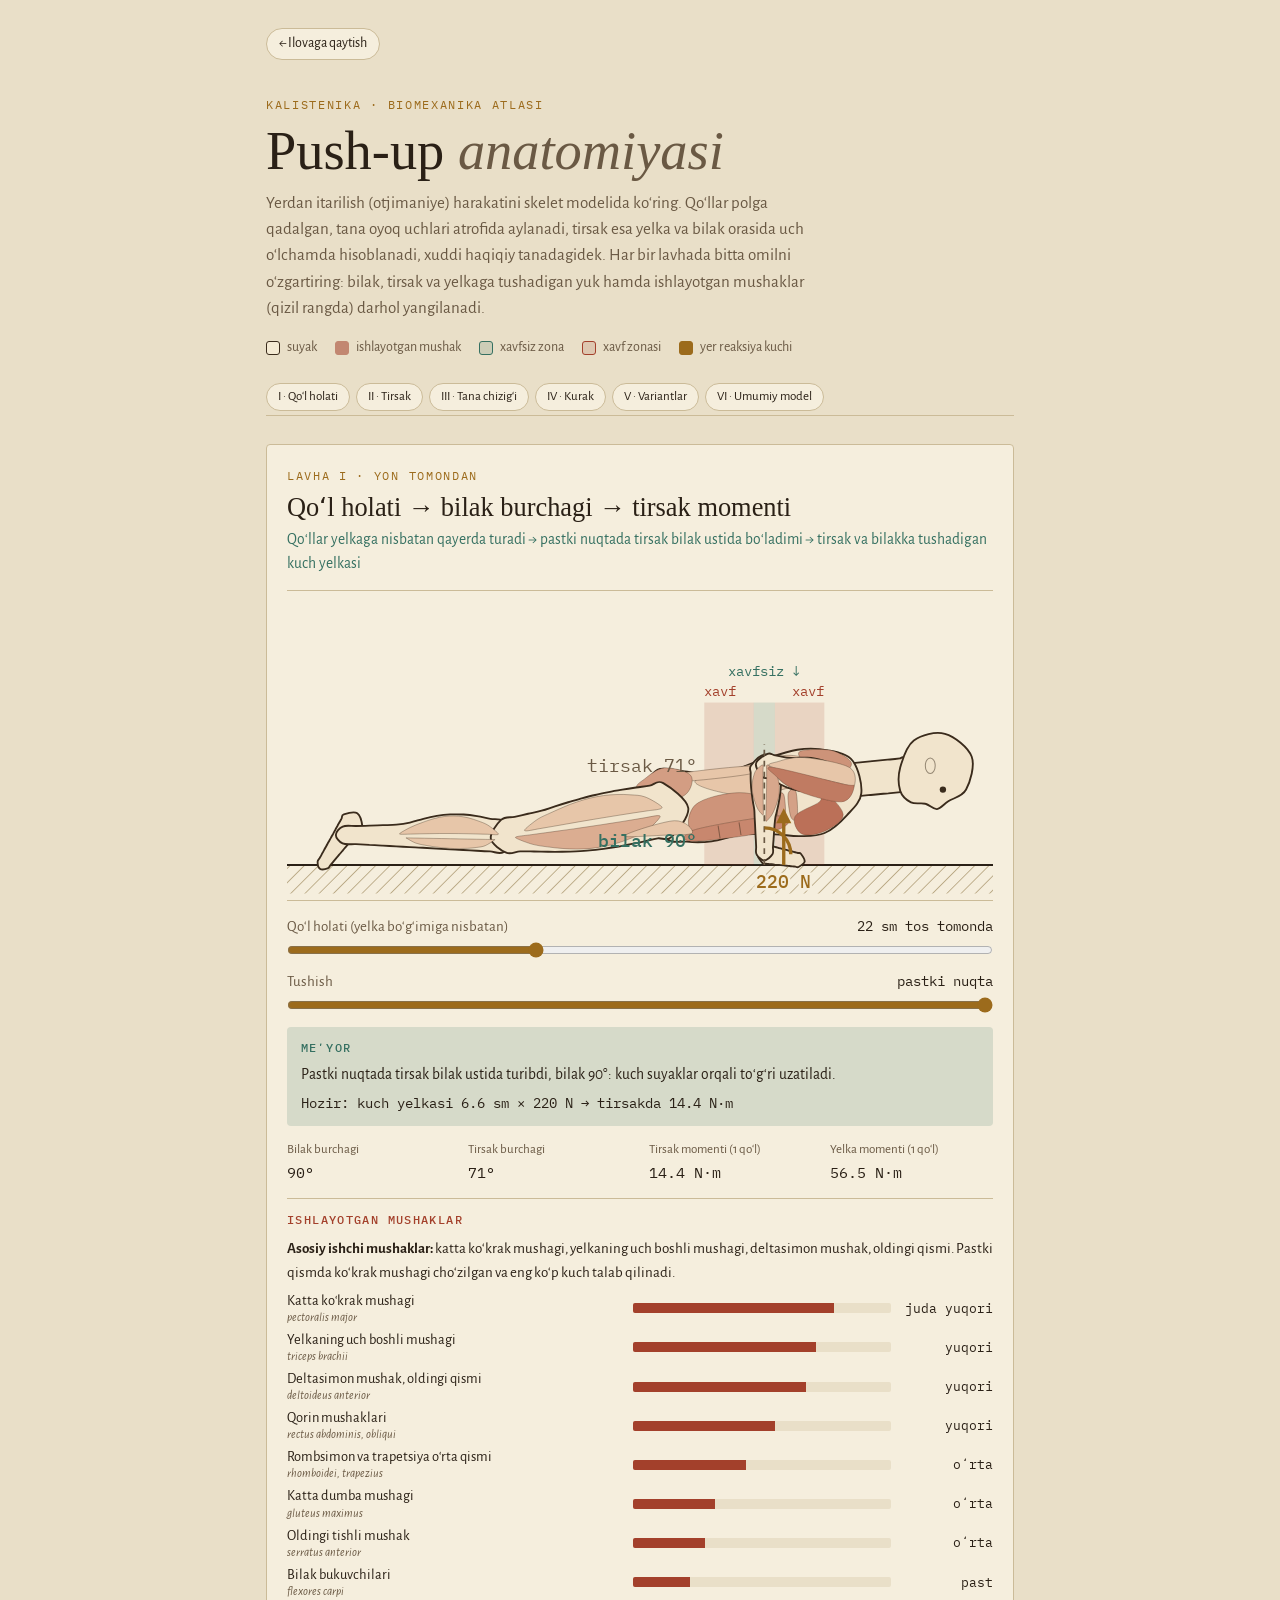
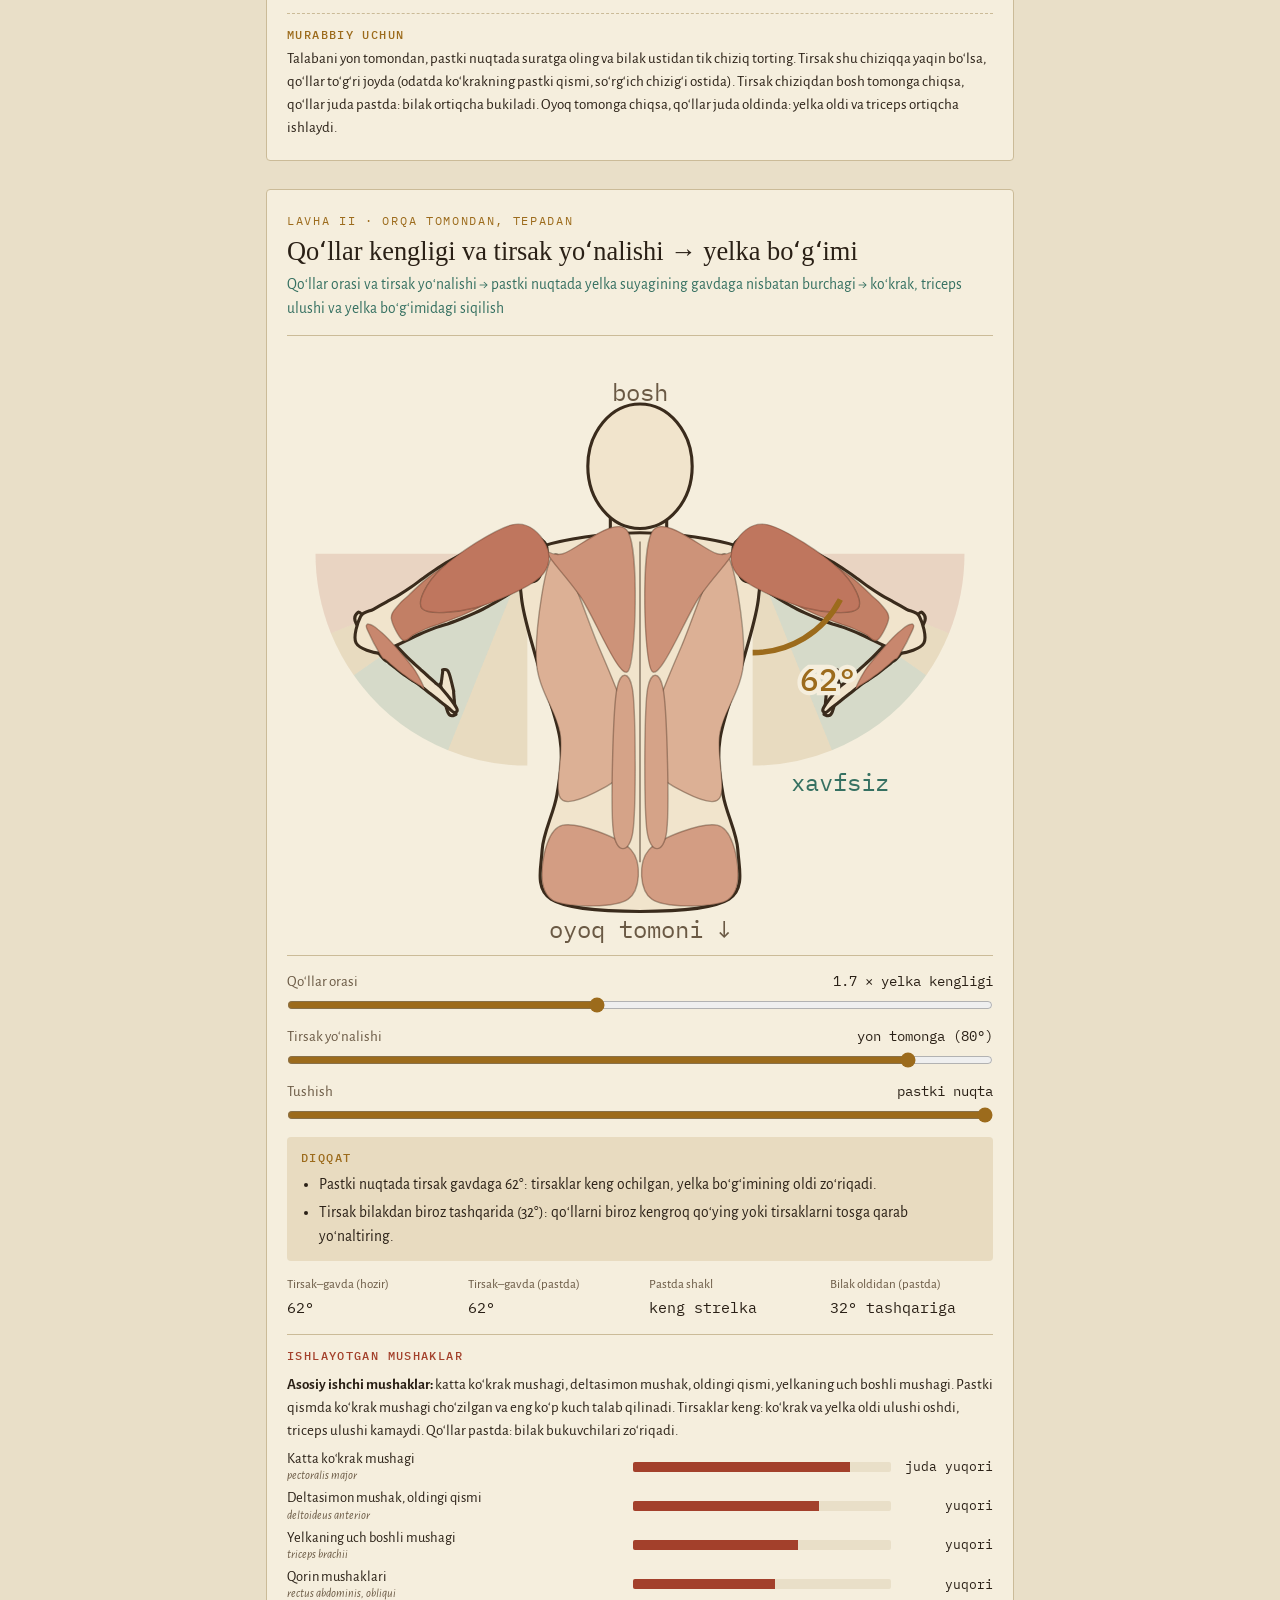
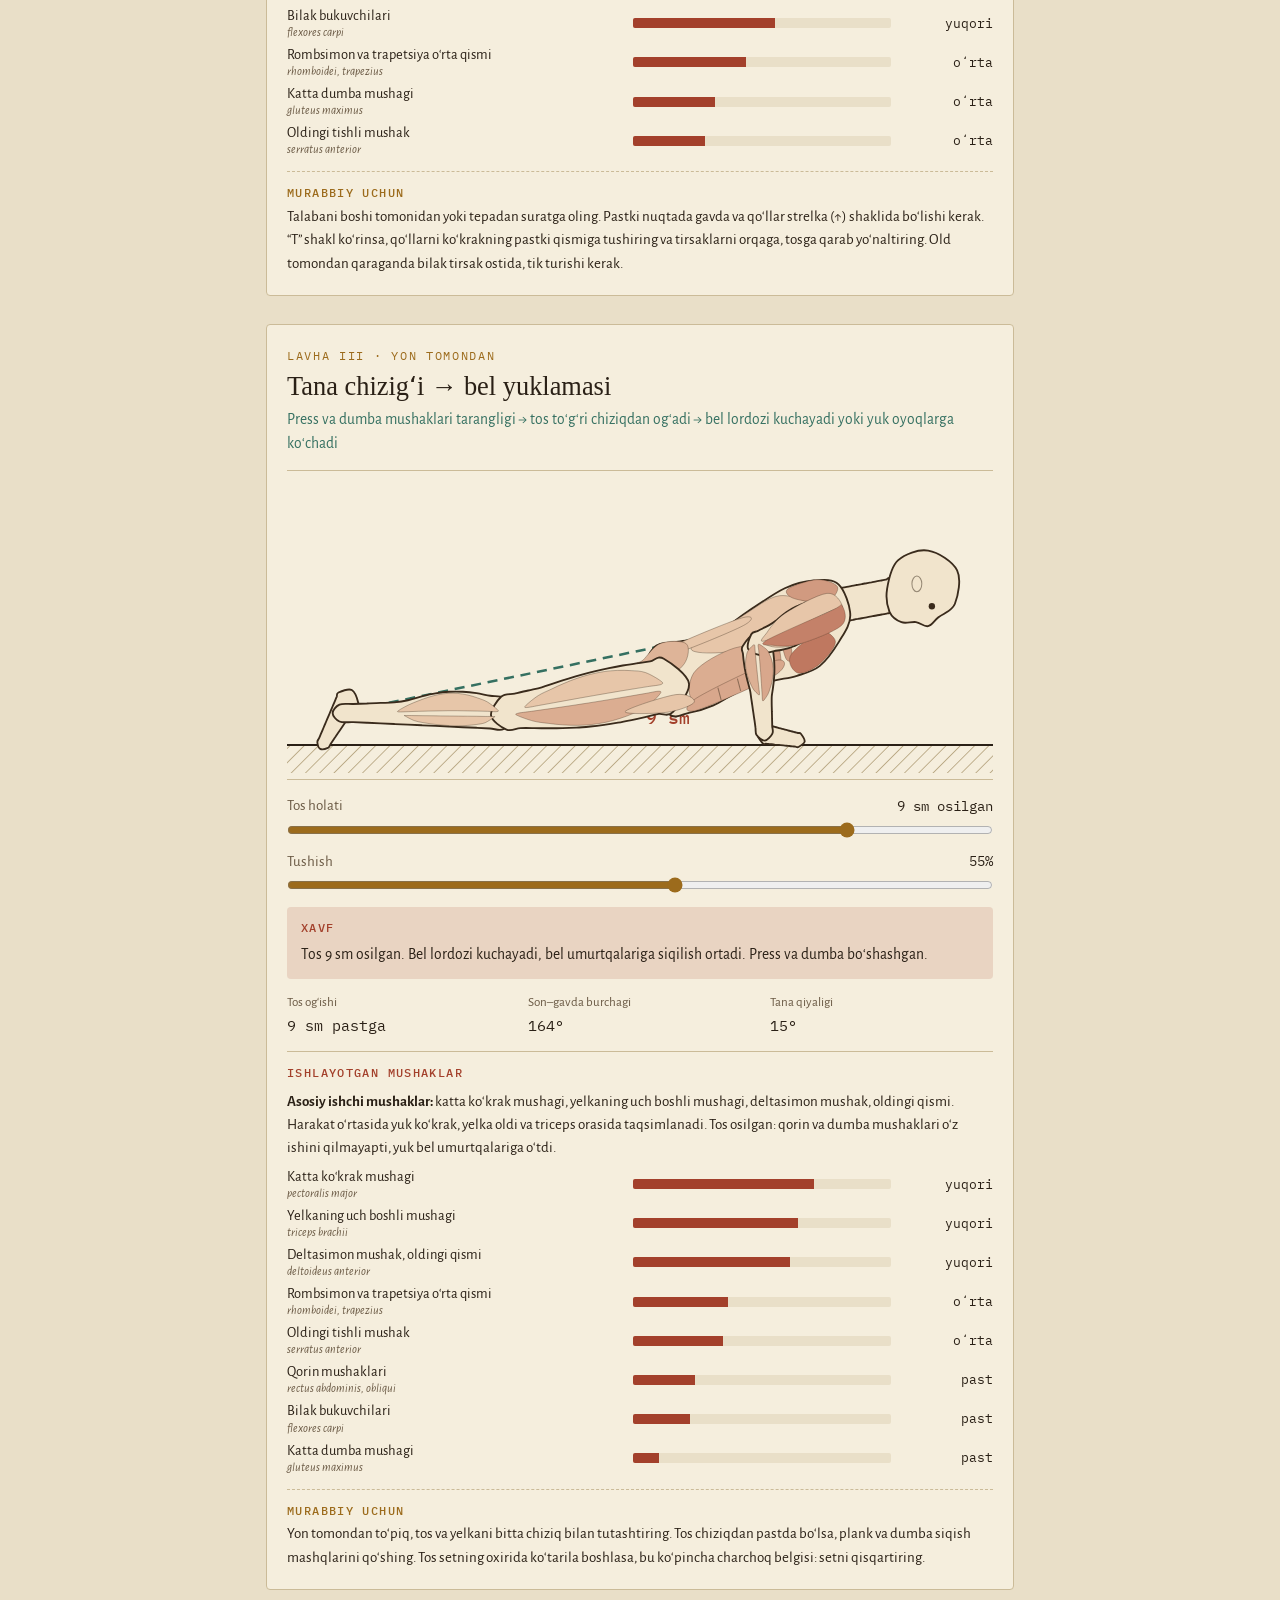
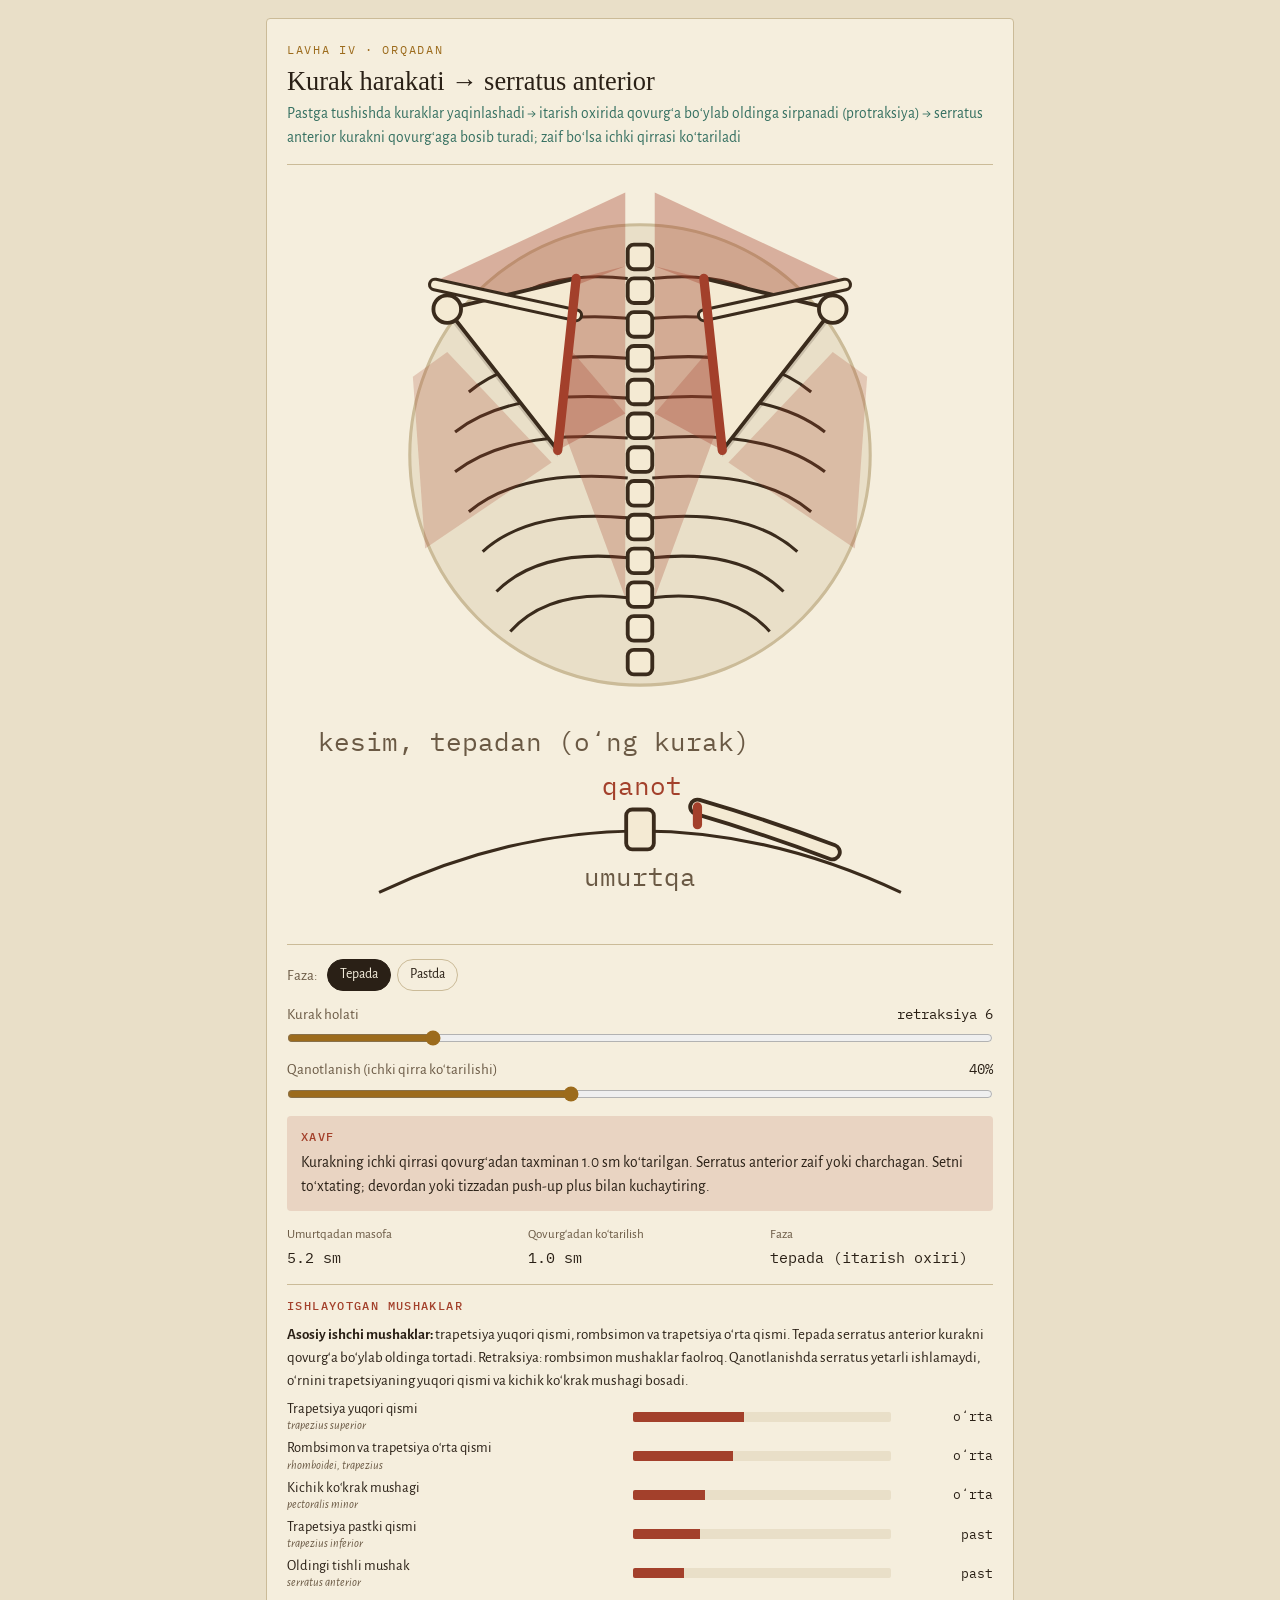
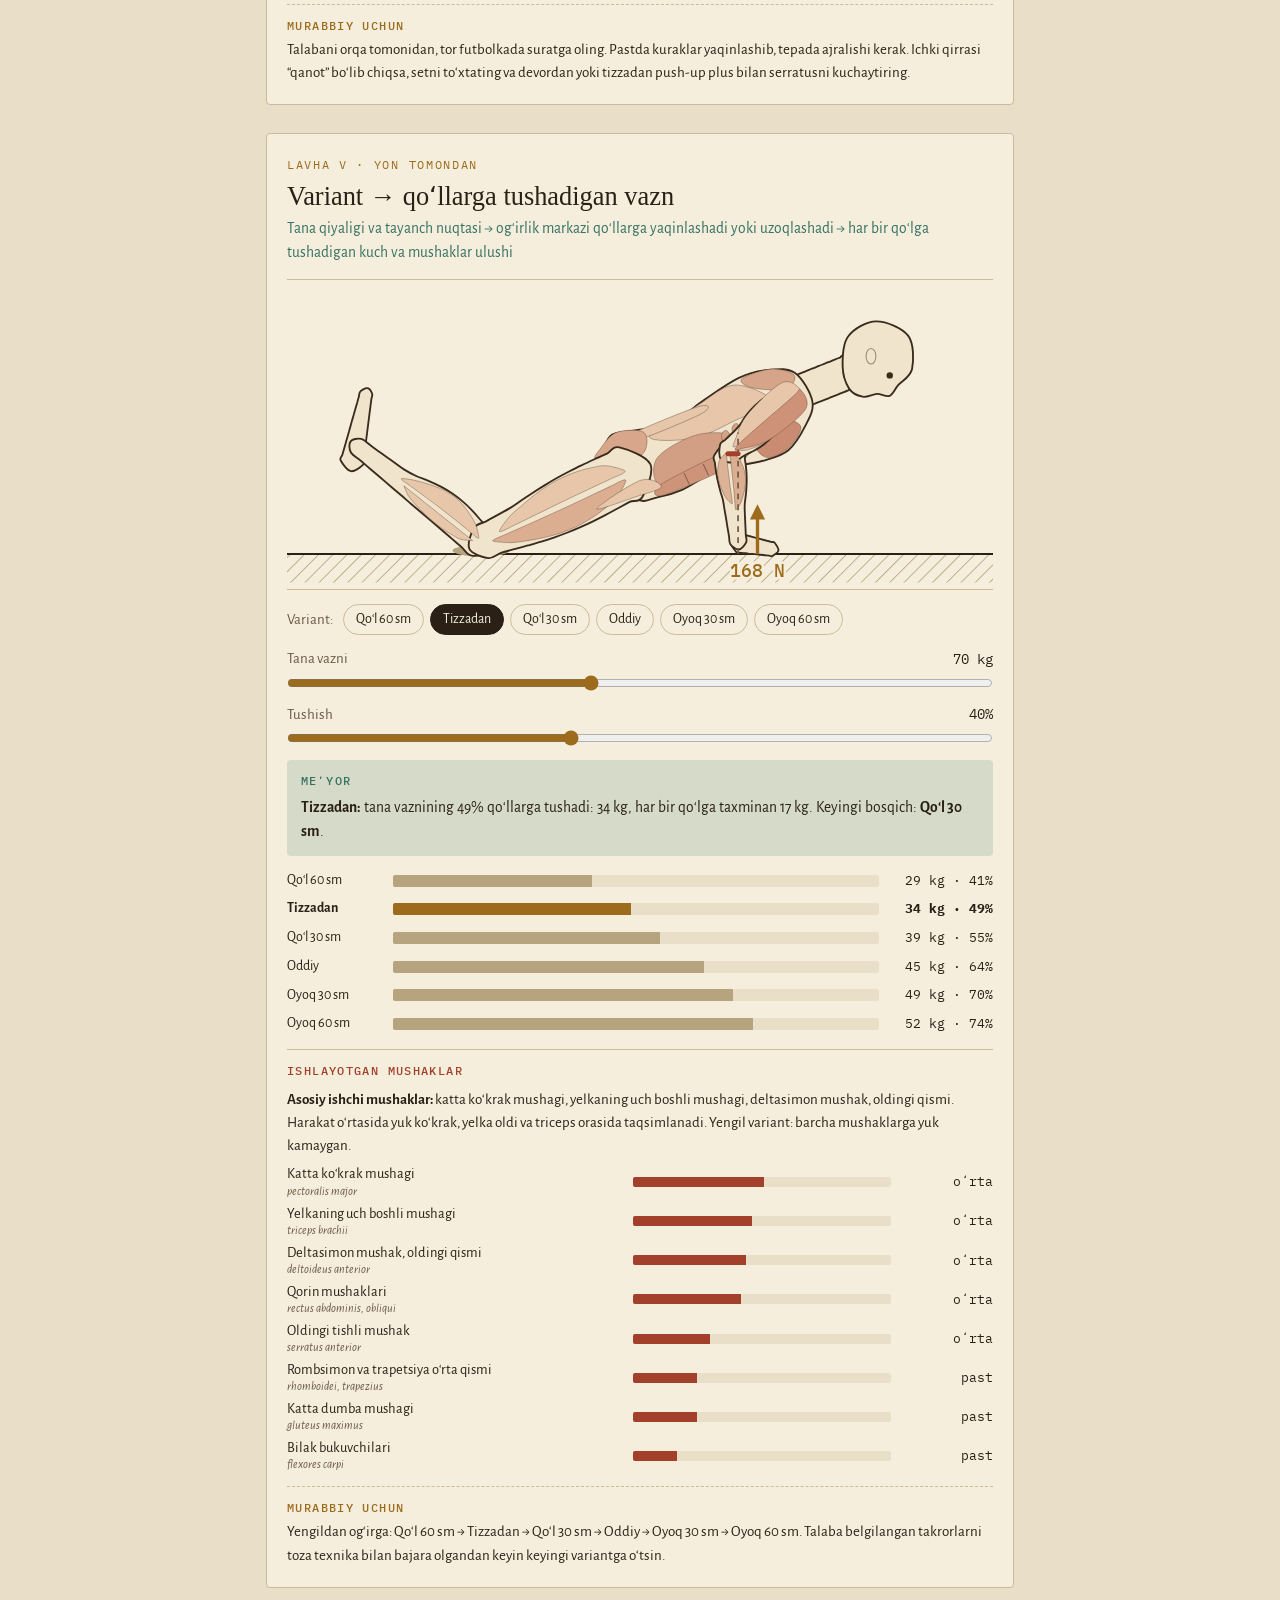
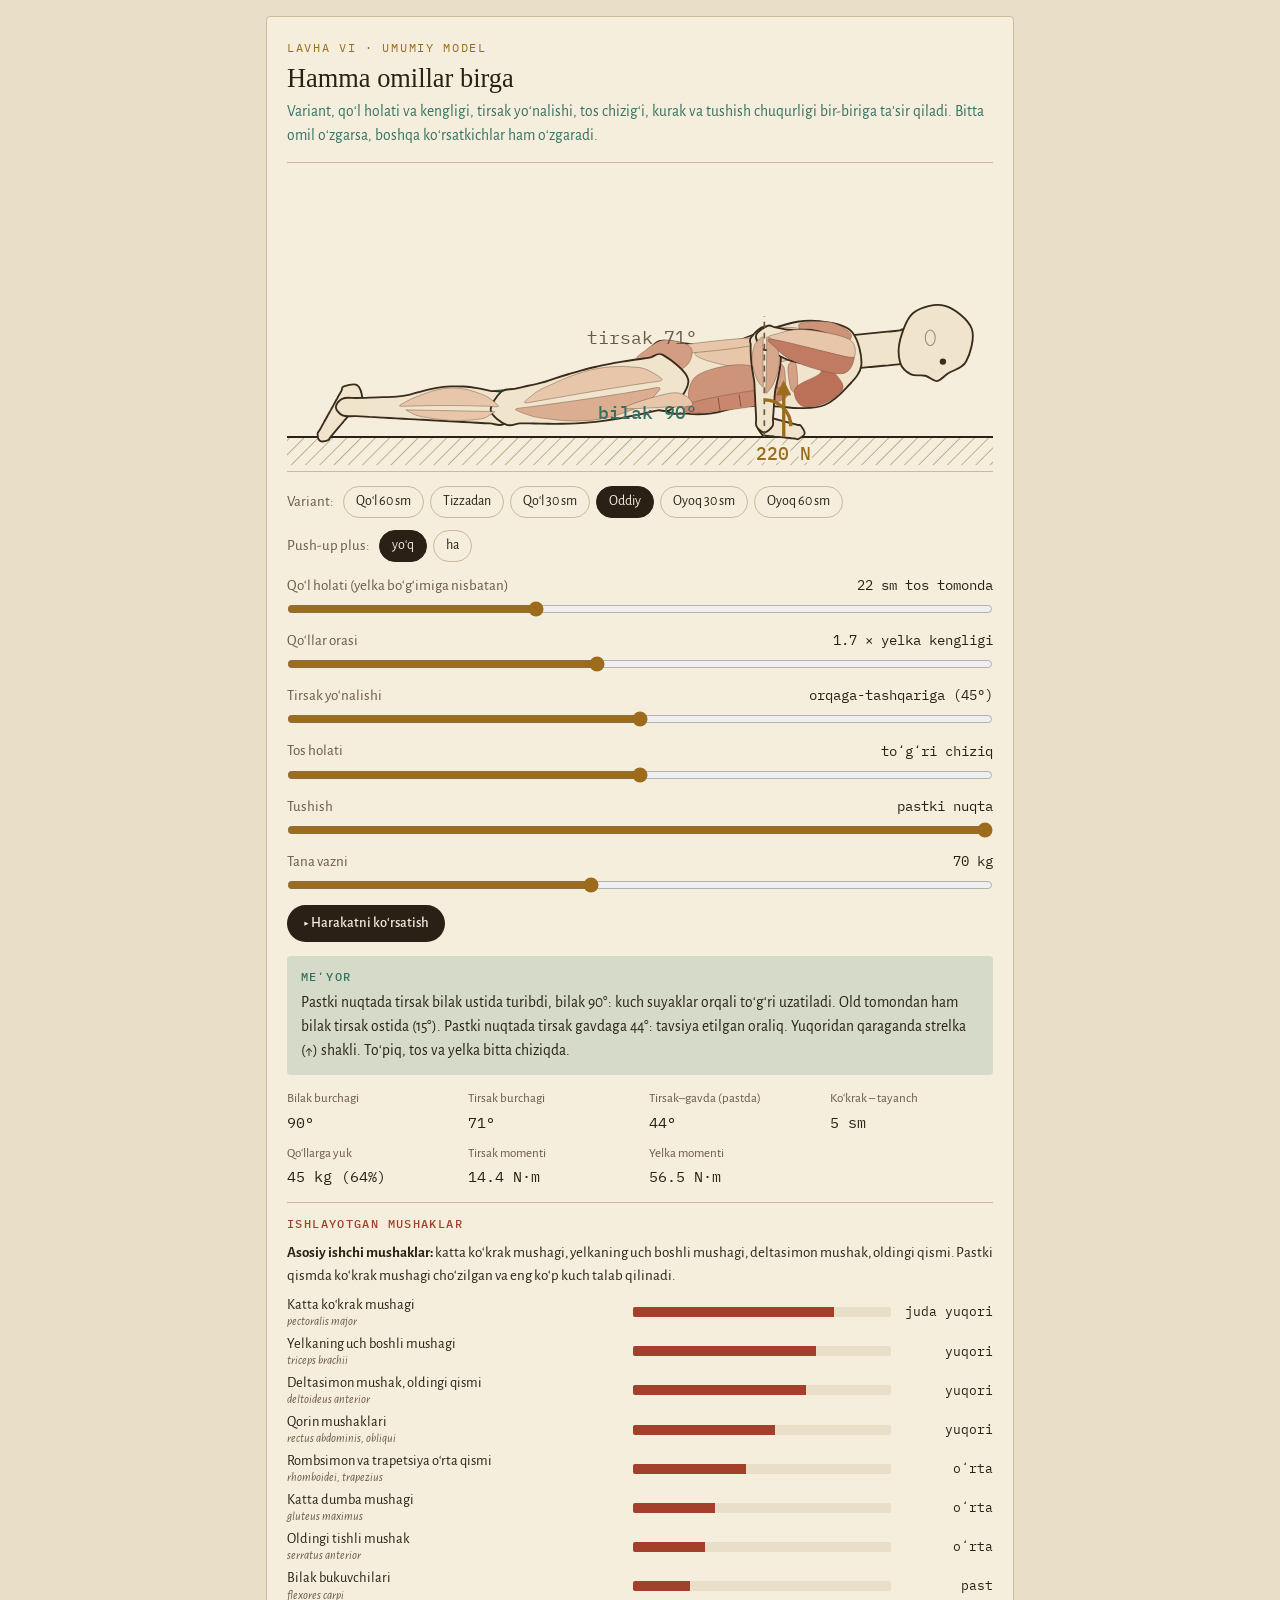
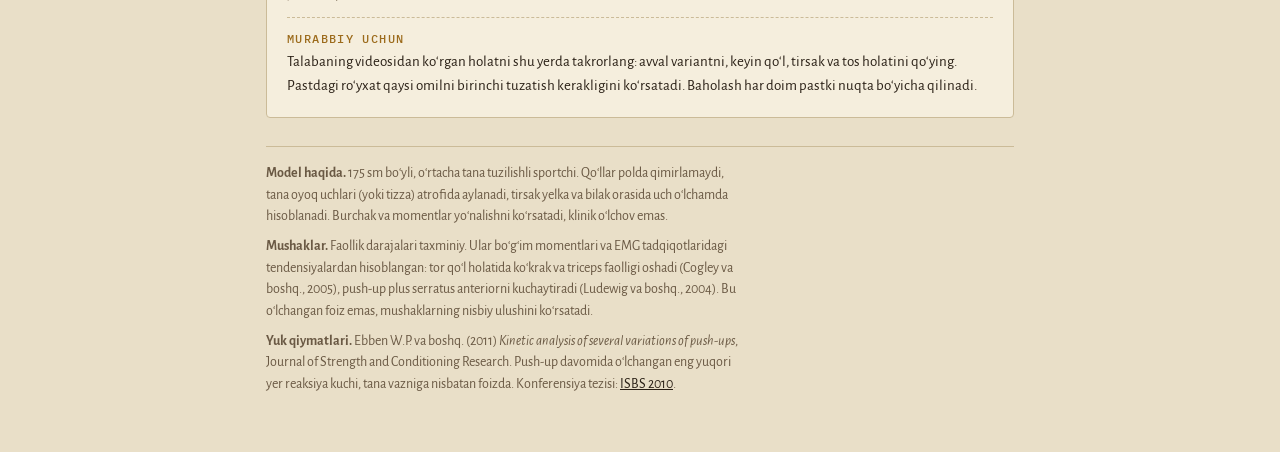
<file: technique/push-up.html>
<!doctype html>
<html lang="uz">
<head>
<meta charset="utf-8">
<meta name="viewport" content="width=device-width, initial-scale=1, viewport-fit=cover">
<script>try{var t=localStorage.getItem('cc-theme');if(t==='light'||t==='dark')document.documentElement.setAttribute('data-theme',t);}catch(e){}</script>
<style>:root{color-scheme:light}body{margin:0;font:14px system-ui,sans-serif}img{max-width:100%}[hidden]{display:none!important}
.backlink{align-self:flex-start;font-size:14px;color:var(--ink);text-decoration:none;border:1px solid var(--rule);border-radius:999px;padding:4px 12px;background:var(--plate)}
.backlink:focus-visible{outline:2px solid var(--ochre);outline-offset:2px}</style>
<title>Push-up Anatomiyasi</title>
<meta name="claude:viewport-fit-sides" content="cover">
<link rel="preconnect" href="https://fonts.googleapis.com">
<link rel="preconnect" href="https://fonts.gstatic.com" crossorigin>
<link rel="stylesheet" href="https://fonts.googleapis.com/css2?family=IM+Fell+English:ital@0;1&family=Alegreya+Sans:ital,wght@0,400;0,500;0,700;1,400&family=IBM+Plex+Mono:wght@400;500&display=swap">
<style>
/* Layout: a single column of numbered anatomical plates (atlas "lavha"), each = figure + sliders + verdict + coach note */
:root{
  --paper:#e9dfc8; --plate:#f5eedd; --ink:#2a2016; --ink-soft:#6a5944; --rule:#cbbb98;
  --bone:#f4ead3; --bone-line:#3a2b1c; --rust:#a3402b; --rust-wash:rgba(163,64,43,.15);
  --verd:#357061; --verd-wash:rgba(53,112,97,.16); --ochre:#9c6b1c; --ochre-wash:rgba(156,107,28,.15);
  --hatch:#b6a47f;
  --f-display:"IM Fell English", Georgia, "Times New Roman", serif;
  --f-body:"Alegreya Sans", "Segoe UI", system-ui, sans-serif;
  --f-mono:"IBM Plex Mono", ui-monospace, Menlo, monospace;
}
@media (prefers-color-scheme: dark){:root:not([data-theme="light"]){
  --paper:#1b1610; --plate:#262017; --ink:#efe4cc; --ink-soft:#b2a183; --rule:#463a2a;
  --bone:#e8dcc1; --bone-line:#120d08; --rust:#de7a5e; --rust-wash:rgba(222,122,94,.17);
  --verd:#6fb9a1; --verd-wash:rgba(111,185,161,.15); --ochre:#d9a54c; --ochre-wash:rgba(217,165,76,.15);
  --hatch:#5a4c38; color-scheme:dark }}
:root[data-theme="dark"]{
  --paper:#1b1610; --plate:#262017; --ink:#efe4cc; --ink-soft:#b2a183; --rule:#463a2a;
  --bone:#e8dcc1; --bone-line:#120d08; --rust:#de7a5e; --rust-wash:rgba(222,122,94,.17);
  --verd:#6fb9a1; --verd-wash:rgba(111,185,161,.15); --ochre:#d9a54c; --ochre-wash:rgba(217,165,76,.15);
  --hatch:#5a4c38; color-scheme:dark }

*{box-sizing:border-box}
body{background:var(--paper);color:var(--ink);font-family:var(--f-body);font-size:17px;line-height:1.55}
.wrap{max-width:780px;margin:0 auto;padding-block:28px 56px;
  padding-left:max(16px, env(safe-area-inset-left, 0px));padding-right:max(16px, env(safe-area-inset-right, 0px));
  display:flex;flex-direction:column;gap:28px}
header{display:flex;flex-direction:column;gap:10px;padding-block:8px 4px;border-bottom:1px solid var(--rule)}
.eyebrow{font-family:var(--f-mono);font-size:12px;letter-spacing:.14em;text-transform:uppercase;color:var(--ochre)}
h1{font-family:var(--f-display);font-weight:400;font-size:clamp(2.3rem,7vw,3.4rem);line-height:1.02;margin:0;text-wrap:balance}
h1 em{font-style:italic;color:var(--ink-soft)}
.lead{margin:0;max-width:62ch;color:var(--ink-soft)}
.legend{display:flex;flex-wrap:wrap;gap:8px 18px;font-size:14px;color:var(--ink-soft);padding-block:6px 14px}
.legend span{display:inline-flex;align-items:center;gap:7px}
.sw{width:14px;height:14px;border-radius:3px;border:1px solid var(--bone-line);display:inline-block}
.toc{display:flex;flex-wrap:wrap;gap:6px}
.toc a{font-size:13px;color:var(--ink);text-decoration:none;border:1px solid var(--rule);border-radius:999px;padding:3px 11px;background:var(--plate)}
.toc a:hover,.toc a:focus-visible{border-color:var(--ink)}

.plate{background:var(--plate);border:1px solid var(--rule);border-radius:4px;padding:22px 20px 20px;display:flex;flex-direction:column;gap:14px;scroll-margin-top:16px}
.plate-head{display:flex;flex-direction:column;gap:6px}
.num{font-family:var(--f-mono);font-size:12px;letter-spacing:.14em;text-transform:uppercase;color:var(--ochre)}
h2{font-family:var(--f-display);font-weight:400;font-size:1.65rem;line-height:1.15;margin:0;text-wrap:balance}
.chain{margin:0;color:var(--verd);font-size:15.5px}
.fig{border-top:1px solid var(--rule);border-bottom:1px solid var(--rule);padding-block:6px;overflow:hidden}
.fig svg{display:block;width:100%;height:auto}
.ctls{display:flex;flex-direction:column;gap:12px}
.ctl{display:grid;grid-template-columns:minmax(0,1fr) auto;gap:2px 12px;align-items:center}
.ctl label{font-size:15px;color:var(--ink-soft)}
.ctl output{font-family:var(--f-mono);font-size:13.5px;font-variant-numeric:tabular-nums;text-align:right;color:var(--ink)}
.ctl input{grid-column:1 / -1;width:100%;accent-color:var(--ochre);margin:2px 0 0}
.chips{display:flex;flex-wrap:wrap;gap:6px;align-items:center}
.chips .cap{font-size:15px;color:var(--ink-soft);margin-right:4px}
.chip{font:inherit;font-size:14px;color:var(--ink);background:transparent;border:1px solid var(--rule);border-radius:999px;padding:4px 12px;cursor:pointer}
.chip[aria-pressed="true"]{background:var(--ink);color:var(--plate);border-color:var(--ink)}
.chip:focus-visible,.play:focus-visible,input:focus-visible{outline:2px solid var(--ochre);outline-offset:2px}
.play{font:inherit;font-size:14.5px;font-weight:500;align-self:flex-start;background:var(--ink);color:var(--plate);border:0;border-radius:999px;padding:7px 16px;cursor:pointer}
.verdict{border-radius:4px;padding:12px 14px;font-size:15.5px;display:flex;flex-direction:column;gap:6px}
.verdict .tag{font-family:var(--f-mono);font-size:11.5px;letter-spacing:.12em;text-transform:uppercase;font-weight:500}
.verdict p{margin:0}
.verdict ul{margin:0;padding-left:18px;display:flex;flex-direction:column;gap:4px}
.v-ok{background:var(--verd-wash)} .v-ok .tag{color:var(--verd)}
.v-warn{background:var(--ochre-wash)} .v-warn .tag{color:var(--ochre)}
.v-bad{background:var(--rust-wash)} .v-bad .tag{color:var(--rust)}
.reads{display:grid;grid-template-columns:repeat(auto-fit,minmax(150px,1fr));gap:10px 18px;margin:0}
.reads div{display:flex;flex-direction:column;gap:1px;min-width:0}
.reads dt{font-size:13px;color:var(--ink-soft)}
.reads dd{margin:0;font-family:var(--f-mono);font-size:15px;font-variant-numeric:tabular-nums}
.coach{margin:0;font-size:15px;border-top:1px dashed var(--rule);padding-top:12px;color:var(--ink)}
.coach b{font-family:var(--f-mono);font-size:11.5px;letter-spacing:.12em;text-transform:uppercase;color:var(--ochre);font-weight:500;display:block;margin-bottom:3px}
.bars{display:flex;flex-direction:column;gap:7px}
.bar{display:grid;grid-template-columns:96px minmax(0,1fr) 104px;gap:10px;align-items:center;font-size:14px}
.bar .track{height:12px;background:var(--paper);border-radius:2px;overflow:hidden}
.bar .fill{height:100%;background:var(--hatch)}
.bar.on .fill{background:var(--ochre)}
.bar.on{font-weight:700}
.bar .kg{font-family:var(--f-mono);font-size:13px;text-align:right;font-variant-numeric:tabular-nums}
footer{font-size:14px;color:var(--ink-soft);display:flex;flex-direction:column;gap:8px;border-top:1px solid var(--rule);padding-top:16px}
footer p{margin:0;max-width:68ch}
footer a{color:var(--ink)}

/* svg classes */
.bo{stroke:var(--bone-line);stroke-linecap:round;fill:none}
.bf{stroke:var(--bone);stroke-linecap:round;fill:none}
.bfill{fill:var(--bone);stroke:var(--bone-line);stroke-width:2.5}
.jt{fill:var(--bone);stroke:var(--bone-line);stroke-width:2.5}
.hl{stroke:var(--hatch);stroke-width:2}
.gl{stroke:var(--ink);stroke-width:2.5}
.boxr{fill:var(--plate);stroke:var(--ink);stroke-width:2.5}
.lbl{fill:var(--ink-soft);font-family:var(--f-mono);font-size:21px}
.lbl-s{fill:var(--ink-soft);font-family:var(--f-mono);font-size:17px}
.lbl-b{fill:var(--ink);font-family:var(--f-mono);font-size:22px;font-weight:500}
.t-ok{fill:var(--verd)} .t-warn{fill:var(--ochre)} .t-bad{fill:var(--rust)}
.z-ok{fill:var(--verd-wash)} .z-warn{fill:var(--ochre-wash)} .z-bad{fill:var(--rust-wash)}
.s-ok{stroke:var(--verd)} .s-warn{stroke:var(--ochre)} .s-bad{stroke:var(--rust)}
.dash{stroke:var(--ink-soft);stroke-width:2;stroke-dasharray:7 6;fill:none}
.ideal{stroke:var(--verd);stroke-width:3;stroke-dasharray:12 8;fill:none}
.arm{stroke:var(--rust);stroke-width:6;stroke-linecap:round}
.force{stroke:var(--ochre);stroke-width:4;fill:none}
.forcehead{fill:var(--ochre)}
.socket{fill:var(--bone-line)}
.rib{stroke:var(--bone-line);stroke-width:2;fill:none}
.wing{fill:var(--rust-wash);stroke:var(--rust);stroke-width:3}
@media (max-width:480px){ body{font-size:16px} .plate{padding:18px 14px 16px} .bar{grid-template-columns:82px minmax(0,1fr) 96px} }
@media (prefers-reduced-motion: reduce){ *{scroll-behavior:auto} }

.musc{display:flex;flex-direction:column;gap:8px;border-top:1px solid var(--rule);padding-top:12px}
.musc h3{margin:0;font-family:var(--f-mono);font-size:11.5px;letter-spacing:.12em;text-transform:uppercase;color:var(--rust);font-weight:500}
.mnote{margin:0;font-size:15px}
.mlist{display:flex;flex-direction:column;gap:6px}
.mrow{display:grid;grid-template-columns:minmax(0,1.3fr) minmax(0,1fr) 92px;gap:10px;align-items:center;font-size:14.5px}
.mrow .mn{min-width:0;line-height:1.25}
.mrow .mn i{display:block;font-size:12px;color:var(--ink-soft)}
.mrow .track{height:10px;background:var(--paper);border-radius:2px;overflow:hidden}
.mrow .fill{display:block;height:100%;background:var(--rust);transition:width .15s}
.mrow .lv{font-family:var(--f-mono);font-size:12.5px;text-align:right}
.mus{fill:var(--rust)}
@media (max-width:480px){.mrow{grid-template-columns:minmax(0,1fr) 70px;}.mrow .lv{grid-column:2;grid-row:1}.mrow .track{grid-column:1 / -1}}
:root{--skin:#f1e4cc;--skin-far:#e2d1b2;--mus:#e7c6a9;--af-line:#3a2b1c}
@media (prefers-color-scheme: dark){:root:not([data-theme="light"]){--skin:#5b4a39;--skin-far:#43372b;--mus:#7b5d48;--af-line:#e3d4b6}}
:root[data-theme="dark"]{--skin:#5b4a39;--skin-far:#43372b;--mus:#7b5d48;--af-line:#e3d4b6}
.af-skin{fill:var(--skin);stroke:var(--af-line);stroke-width:2.2;stroke-linejoin:round}
.af-far{fill:var(--skin-far);stroke:var(--af-line);stroke-width:1.6;stroke-linejoin:round}
.af-mus{fill:var(--mus);stroke:var(--af-line);stroke-width:1;stroke-opacity:.4;stroke-linejoin:round}
.af-hot{fill:var(--rust);stroke:none;pointer-events:none}
.af-detail{stroke:var(--af-line);stroke-width:1.2;stroke-opacity:.5;fill:none}
.af-detail-fill{fill:var(--af-line)}
</style>

</head>
<body>
<div class="wrap">
<a class="backlink" href="../#technique">← Ilovaga qaytish</a>
<header>
  <div class="eyebrow">Kalistenika · Biomexanika atlasi</div>
  <h1>Push-up <em>anatomiyasi</em></h1>
  <p class="lead">Yerdan itarilish (otjimaniye) harakatini skelet modelida koʻring. Qoʻllar polga qadalgan, tana oyoq uchlari atrofida aylanadi, tirsak esa yelka va bilak orasida uch oʻlchamda hisoblanadi, xuddi haqiqiy tanadagidek. Har bir lavhada bitta omilni oʻzgartiring: bilak, tirsak va yelkaga tushadigan yuk hamda ishlayotgan mushaklar (qizil rangda) darhol yangilanadi.</p>
  <div class="legend">
    <span><i class="sw" style="background:var(--bone)"></i>suyak</span>
    <span><i class="sw" style="background:var(--rust);opacity:.55;border-color:var(--rust)"></i>ishlayotgan mushak</span>
    <span><i class="sw" style="background:var(--verd-wash);border-color:var(--verd)"></i>xavfsiz zona</span>
    <span><i class="sw" style="background:var(--rust-wash);border-color:var(--rust)"></i>xavf zonasi</span>
    <span><i class="sw" style="background:var(--ochre);border-color:var(--ochre)"></i>yer reaksiya kuchi</span>
  </div>
  <nav class="toc" aria-label="Lavhalar">
    <a href="#lavha-1">I · Qoʻl holati</a><a href="#lavha-2">II · Tirsak</a><a href="#lavha-3">III · Tana chizigʻi</a><a href="#lavha-4">IV · Kurak</a><a href="#lavha-5">V · Variantlar</a><a href="#lavha-6">VI · Umumiy model</a>
  </nav>
</header>

<section class="plate" id="lavha-1">
  <div class="plate-head"><div class="num">Lavha I · yon tomondan</div>
    <h2>Qoʻl holati → bilak burchagi → tirsak momenti</h2>
    <p class="chain">Qoʻllar yelkaga nisbatan qayerda turadi → pastki nuqtada tirsak bilak ustida boʻladimi → tirsak va bilakka tushadigan kuch yelkasi</p></div>
  <div class="fig"></div><div class="ctls"></div><div class="verdict"></div><dl class="reads"></dl><div class="musc"></div>
  <p class="coach"><b>Murabbiy uchun</b>Talabani yon tomondan, pastki nuqtada suratga oling va bilak ustidan tik chiziq torting. Tirsak shu chiziqqa yaqin boʻlsa, qoʻllar toʻgʻri joyda (odatda koʻkrakning pastki qismi, soʻrgʻich chizigʻi ostida). Tirsak chiziqdan bosh tomonga chiqsa, qoʻllar juda pastda: bilak ortiqcha bukiladi. Oyoq tomonga chiqsa, qoʻllar juda oldinda: yelka oldi va triceps ortiqcha ishlaydi.</p>
</section>

<section class="plate" id="lavha-2">
  <div class="plate-head"><div class="num">Lavha II · orqa tomondan, tepadan</div>
    <h2>Qoʻllar kengligi va tirsak yoʻnalishi → yelka boʻgʻimi</h2>
    <p class="chain">Qoʻllar orasi va tirsak yoʻnalishi → pastki nuqtada yelka suyagining gavdaga nisbatan burchagi → koʻkrak, triceps ulushi va yelka boʻgʻimidagi siqilish</p></div>
  <div class="fig"></div><div class="ctls"></div><div class="verdict"></div><dl class="reads"></dl><div class="musc"></div>
  <p class="coach"><b>Murabbiy uchun</b>Talabani boshi tomonidan yoki tepadan suratga oling. Pastki nuqtada gavda va qoʻllar strelka (↑) shaklida boʻlishi kerak. “T” shakl koʻrinsa, qoʻllarni koʻkrakning pastki qismiga tushiring va tirsaklarni orqaga, tosga qarab yoʻnaltiring. Old tomondan qaraganda bilak tirsak ostida, tik turishi kerak.</p>
</section>

<section class="plate" id="lavha-3">
  <div class="plate-head"><div class="num">Lavha III · yon tomondan</div>
    <h2>Tana chizigʻi → bel yuklamasi</h2>
    <p class="chain">Press va dumba mushaklari tarangligi → tos toʻgʻri chiziqdan ogʻadi → bel lordozi kuchayadi yoki yuk oyoqlarga koʻchadi</p></div>
  <div class="fig"></div><div class="ctls"></div><div class="verdict"></div><dl class="reads"></dl><div class="musc"></div>
  <p class="coach"><b>Murabbiy uchun</b>Yon tomondan toʻpiq, tos va yelkani bitta chiziq bilan tutashtiring. Tos chiziqdan pastda boʻlsa, plank va dumba siqish mashqlarini qoʻshing. Tos setning oxirida koʻtarila boshlasa, bu koʻpincha charchoq belgisi: setni qisqartiring.</p>
</section>

<section class="plate" id="lavha-4">
  <div class="plate-head"><div class="num">Lavha IV · orqadan</div>
    <h2>Kurak harakati → serratus anterior</h2>
    <p class="chain">Pastga tushishda kuraklar yaqinlashadi → itarish oxirida qovurgʻa boʻylab oldinga sirpanadi (protraksiya) → serratus anterior kurakni qovurgʻaga bosib turadi; zaif boʻlsa ichki qirrasi koʻtariladi</p></div>
  <div class="fig"></div><div class="ctls"></div><div class="verdict"></div><dl class="reads"></dl><div class="musc"></div>
  <p class="coach"><b>Murabbiy uchun</b>Talabani orqa tomonidan, tor futbolkada suratga oling. Pastda kuraklar yaqinlashib, tepada ajralishi kerak. Ichki qirrasi “qanot” boʻlib chiqsa, setni toʻxtating va devordan yoki tizzadan push-up plus bilan serratusni kuchaytiring.</p>
</section>

<section class="plate" id="lavha-5">
  <div class="plate-head"><div class="num">Lavha V · yon tomondan</div>
    <h2>Variant → qoʻllarga tushadigan vazn</h2>
    <p class="chain">Tana qiyaligi va tayanch nuqtasi → ogʻirlik markazi qoʻllarga yaqinlashadi yoki uzoqlashadi → har bir qoʻlga tushadigan kuch va mushaklar ulushi</p></div>
  <div class="fig"></div><div class="ctls"></div><div class="verdict"></div><div class="bars" aria-label="Variantlar boʻyicha yuk"></div><div class="musc"></div>
  <p class="coach"><b>Murabbiy uchun</b>Yengildan ogʻirga: Qoʻl 60 sm → Tizzadan → Qoʻl 30 sm → Oddiy → Oyoq 30 sm → Oyoq 60 sm. Talaba belgilangan takrorlarni toza texnika bilan bajara olgandan keyin keyingi variantga oʻtsin.</p>
</section>

<section class="plate" id="lavha-6">
  <div class="plate-head"><div class="num">Lavha VI · umumiy model</div>
    <h2>Hamma omillar birga</h2>
    <p class="chain">Variant, qoʻl holati va kengligi, tirsak yoʻnalishi, tos chizigʻi, kurak va tushish chuqurligi bir-biriga taʼsir qiladi. Bitta omil oʻzgarsa, boshqa koʻrsatkichlar ham oʻzgaradi.</p></div>
  <div class="fig"></div><div class="ctls"></div><div class="verdict"></div><dl class="reads"></dl><div class="musc"></div>
  <p class="coach"><b>Murabbiy uchun</b>Talabaning videosidan koʻrgan holatni shu yerda takrorlang: avval variantni, keyin qoʻl, tirsak va tos holatini qoʻying. Pastdagi roʻyxat qaysi omilni birinchi tuzatish kerakligini koʻrsatadi. Baholash har doim pastki nuqta boʻyicha qilinadi.</p>
</section>

<footer>
  <p><b>Model haqida.</b> 175 sm boʻyli, oʻrtacha tana tuzilishli sportchi. Qoʻllar polda qimirlamaydi, tana oyoq uchlari (yoki tizza) atrofida aylanadi, tirsak yelka va bilak orasida uch oʻlchamda hisoblanadi. Burchak va momentlar yoʻnalishni koʻrsatadi, klinik oʻlchov emas.</p>
  <p><b>Mushaklar.</b> Faollik darajalari taxminiy. Ular boʻgʻim momentlari va EMG tadqiqotlaridagi tendensiyalardan hisoblangan: tor qoʻl holatida koʻkrak va triceps faolligi oshadi (Cogley va boshq., 2005), push-up plus serratus anteriorni kuchaytiradi (Ludewig va boshq., 2004). Bu oʻlchangan foiz emas, mushaklarning nisbiy ulushini koʻrsatadi.</p>
  <p><b>Yuk qiymatlari.</b> Ebben W.P. va boshq. (2011) <i>Kinetic analysis of several variations of push-ups</i>, Journal of Strength and Conditioning Research. Push-up davomida oʻlchangan eng yuqori yer reaksiya kuchi, tana vazniga nisbatan foizda. Konferensiya tezisi: <a href="https://ojs.ub.uni-konstanz.de/cpa/article/view/4457" target="_blank" rel="noopener">ISBS 2010</a>.</p>
</footer>
</div>

<script>
/* Anatomical figure renderer for the technique atlas.
 * Draws a body outline with muscle shapes over it, side view or back view, as an SVG string.
 * All input points are SCREEN coordinates (px, y down); s = pixels per metre.
 * Colours come from CSS classes: af-skin, af-far, af-mus, af-line, af-hot (see the page styles).
 * act: muscle activation 0..100 by name (pec, adelt, pdelt, bic, tri, fore, lat, trap, serr,
 *      abs, glute, erect, hipf, quad, ham, calf). Missing names are drawn as resting muscle. */
(function (root) {
  const add = (a, b, k = 1) => [a[0] + b[0] * k, a[1] + b[1] * k];
  const sub = (a, b) => [a[0] - b[0], a[1] - b[1]];
  const len = (a) => Math.hypot(a[0], a[1]);
  const norm = (a) => { const l = len(a) || 1; return [a[0] / l, a[1] / l]; };
  const dot = (a, b) => a[0] * b[0] + a[1] * b[1];
  const lerp = (a, b, t) => [a[0] + (b[0] - a[0]) * t, a[1] + (b[1] - a[1]) * t];
  const r90 = (v, s) => (s > 0 ? [-v[1], v[0]] : [v[1], -v[0]]);
  const f = (p) => `${p[0].toFixed(1)},${p[1].toFixed(1)}`;
  const bump = (t, a, b) => (t <= a || t >= b ? 0 : Math.sin(Math.PI * (t - a) / (b - a)));

  // closed smooth path through points (Catmull-Rom → Bézier)
  function smooth(pts) {
    const n = pts.length; let d = `M${f(pts[0])}`;
    for (let i = 0; i < n; i++) {
      const p0 = pts[(i - 1 + n) % n], p1 = pts[i], p2 = pts[(i + 1) % n], p3 = pts[(i + 2) % n];
      const c1 = [p1[0] + (p2[0] - p0[0]) / 6, p1[1] + (p2[1] - p0[1]) / 6];
      const c2 = [p2[0] - (p3[0] - p1[0]) / 6, p2[1] - (p3[1] - p1[1]) / 6];
      d += `C${f(c1)} ${f(c2)} ${f(p2)}`;
    }
    return d + 'Z';
  }
  const hot = (v) => (v > 0 ? (0.06 + 0.74 * Math.min(100, v) / 100).toFixed(2) : 0);
  function muscle(d, v, extra = '') {
    let s = `<path class="af-mus" d="${d}"${extra}/>`;
    if (v > 0) s += `<path class="af-hot" d="${d}" fill-opacity="${hot(v)}"/>`;
    return s;
  }

  // limb: A→B with anterior/posterior width profiles (metres); ant = unit vector to the anterior side
  function limbPts(A, B, ant, wa, wp, s, capA = 0.8, capB = 0.8) {
    const d = norm(sub(B, A)), L = len(sub(B, A)), N = 12, front = [], back = [];
    for (let i = 0; i <= N; i++) {
      const t = i / N, c = add(A, d, L * t);
      front.push(add(c, ant, wa(t) * s)); back.push(add(c, ant, -wp(t) * s));
    }
    const endB = add(B, d, Math.min(wa(1), wp(1)) * s * capB), endA = add(A, d, -Math.min(wa(0), wp(0)) * s * capA);
    return [...front, endB, ...back.reverse(), endA];
  }
  // a muscle belly lying on one side of a limb between t0 and t1
  function bellyPts(A, B, ant, side, w, t0, t1, s, inner = 0.12) {
    const d = norm(sub(B, A)), L = len(sub(B, A)), N = 10, o = [], inn = [];
    for (let i = 0; i <= N; i++) {
      const t = t0 + (t1 - t0) * i / N, c = add(A, d, L * t), k = Math.sin(Math.PI * i / N);
      o.push(add(c, ant, side * w(t) * s * (0.25 + 0.68 * Math.sqrt(k))));
      inn.push(add(c, ant, side * w(t) * s * inner));
    }
    return [...o, ...inn.reverse()];
  }

  const PROF = {
    upper: { wa: (t) => 0.040 - 0.008 * t + 0.012 * bump(t, 0.3, 0.88), wp: (t) => 0.044 - 0.010 * t + 0.012 * bump(t, 0.08, 0.7) },
    fore: { wa: (t) => 0.040 - 0.017 * t + 0.010 * bump(t, -0.1, 0.6), wp: (t) => 0.036 - 0.014 * t + 0.006 * bump(t, -0.1, 0.5) },
    thigh: { wa: (t) => 0.074 - 0.028 * t + 0.016 * bump(t, 0.08, 0.9), wp: (t) => 0.080 - 0.032 * t + 0.010 * bump(t, 0.05, 0.75) },
    shank: { wa: (t) => 0.044 - 0.020 * t, wp: (t) => 0.044 - 0.020 * t + 0.024 * bump(t, 0.02, 0.62) },
    neck: { wa: () => 0.045, wp: () => 0.050 },
    hand: { wa: (t) => 0.028 - 0.008 * t, wp: (t) => 0.026 - 0.008 * t },
    foot: { wa: (t) => 0.034 - 0.016 * t, wp: (t) => 0.030 - 0.014 * t }
  };

  function limb(A, B, ant, prof, s, cls) { return `<path class="${cls}" d="${smooth(limbPts(A, B, ant, prof.wa, prof.wp, s))}"/>`; }
  const anteriorOf = (dir, sg) => r90(dir, sg);

  // ---------------- side view ----------------
  function side(o) {
    const s = o.s, act = o.act || {}, A = (k) => act[k] || 0;
    const up = norm(o.up || sub(o.sh, o.hip));
    let fr = sub(o.front, [up[0] * dot(o.front, up), up[1] * dot(o.front, up)]); fr = norm(fr);
    // rotation sign that turns "down the body" into "front": used for every limb's anterior side
    const sg = dot(r90([-up[0], -up[1]], 1), fr) > 0 ? 1 : -1;
    const T = (a, b) => add(lerp(o.hip, o.sh, a), fr, b * s);
    let g = '';

    const legSet = (kn, an, toe, cls, withMus) => {
      let out = '';
      const tA = anteriorOf(norm(sub(kn, o.hip)), sg), sA = anteriorOf(norm(sub(an, kn)), sg);
      const heel = add(an, norm(sub(an, toe)), 0.05 * s);
      out += limb(heel, toe, anteriorOf(norm(sub(toe, heel)), sg), PROF.foot, s, cls);
      out += limb(kn, an, sA, PROF.shank, s, cls);
      out += limb(o.hip, kn, tA, PROF.thigh, s, cls);
      if (withMus) {
        out += muscle(smooth(bellyPts(o.hip, kn, tA, 1, PROF.thigh.wa, 0.06, 0.92, s)), A('quad'));
        out += muscle(smooth(bellyPts(o.hip, kn, tA, -1, PROF.thigh.wp, 0.04, 0.86, s)), A('ham'));
        out += muscle(smooth(bellyPts(kn, an, sA, -1, PROF.shank.wp, 0.04, 0.64, s)), A('calf'));
        out += muscle(smooth(bellyPts(kn, an, sA, 1, PROF.shank.wa, 0.06, 0.6, s, 0.2)), 0);
      }
      return out;
    };
    const armSet = (sh, el, wr, hand, cls, withMus) => {
      let out = '';
      const uA = anteriorOf(norm(sub(el, sh)), sg), fA = anteriorOf(norm(sub(wr, el)), sg);
      out += limb(wr, hand, anteriorOf(norm(sub(hand, wr)), sg), PROF.hand, s, cls);
      out += limb(el, wr, fA, PROF.fore, s, cls);
      out += limb(sh, el, uA, PROF.upper, s, cls);
      if (withMus) {
        out += muscle(smooth(bellyPts(sh, el, uA, 1, PROF.upper.wa, 0.22, 0.9, s)), A('bic'));
        out += muscle(smooth(bellyPts(sh, el, uA, -1, PROF.upper.wp, 0.08, 0.8, s)), A('tri'));
        out += muscle(smooth(bellyPts(el, wr, fA, 1, PROF.fore.wa, 0.0, 0.62, s)), A('fore'));
        out += muscle(smooth(bellyPts(el, wr, fA, -1, PROF.fore.wp, 0.0, 0.55, s)), A('fore') * 0.6);
      }
      return out;
    };

    // far side limbs first, dimmed
    (o.legs2 || []).forEach((L) => { g += `<g opacity=".55">${legSet(L.kn, L.an, L.toe, 'af-far', false)}</g>`; });
    if (o.arm2) g += `<g opacity=".55">${armSet(o.arm2.sh, o.arm2.el, o.arm2.wr, o.arm2.hand, 'af-far', false)}</g>`;

    // trunk
    const back = [[-0.10, -0.06], [-0.02, -0.12], [0.12, -0.105], [0.32, -0.08], [0.55, -0.10], [0.78, -0.115], [0.95, -0.10], [1.08, -0.06]];
    const front = [[1.10, 0.035], [1.0, 0.09], [0.86, 0.13], [0.72, 0.128], [0.58, 0.112], [0.40, 0.098], [0.22, 0.104], [0.08, 0.094], [-0.04, 0.07]];
    // neck + head (behind the trunk outline edge)
    const headUp = norm(o.headUp || up);
    let hf = sub(fr, [headUp[0] * dot(fr, headUp), headUp[1] * dot(fr, headUp)]); hf = norm(hf);
    const neckBase = T(1.03, -0.01), headBase = add(o.head, headUp, -0.075 * s);
    g += limb(neckBase, headBase, anteriorOf(norm(sub(headBase, neckBase)), sg), PROF.neck, s, 'af-skin');
    g += `<path class="af-skin" d="${smooth([...back, ...front].map(([a, b]) => T(a, b)))}"/>`;
    // trunk muscles
    const upperArmPt = (t, sideK) => { const uA = anteriorOf(norm(sub(o.el, o.sh)), sg); return add(lerp(o.sh, o.el, t), uA, sideK * 0.03 * s); };
    g += muscle(smooth([[0.18, -0.072], [0.50, -0.094], [0.74, -0.102]].map(([a, b]) => T(a, b)).concat([upperArmPt(0.2, -1), T(0.66, -0.01), T(0.40, -0.015)])), A('lat'));
    g += muscle(smooth([[0.06, -0.10], [0.50, -0.090], [0.50, -0.068], [0.08, -0.078]].map(([a, b]) => T(a, b))), A('erect'));
    g += muscle(smooth([[0.80, -0.11], [0.97, -0.098], [1.07, -0.056], [1.01, -0.03], [0.90, -0.05], [0.80, -0.085]].map(([a, b]) => T(a, b))), A('trap'));
    g += muscle(smooth([[0.14, 0.078], [0.55, 0.088], [0.62, 0.03], [0.42, -0.02], [0.16, -0.005]].map(([a, b]) => T(a, b))), A('abs') * 0.75);
    [[0.71, 0.0], [0.64, 0.005], [0.57, 0.01]].forEach(([a, b]) => { g += muscle(smooth([[a + 0.025, b], [a + 0.01, b + 0.075], [a - 0.025, b + 0.07], [a - 0.02, b + 0.005]].map(([x, y]) => T(x, y))), A('serr')); });
    g += muscle(smooth([[0.62, 0.062], [0.60, 0.100], [0.12, 0.096], [0.14, 0.064]].map(([a, b]) => T(a, b))), A('abs'));
    [0.50, 0.39, 0.27].forEach((a) => { const p = T(a, 0.063), q = T(a, 0.099); g += `<line class="af-detail" x1="${p[0]}" y1="${p[1]}" x2="${q[0]}" y2="${q[1]}"/>`; });
    g += muscle(smooth([[0.98, 0.086], [0.86, 0.125], [0.73, 0.122], [0.71, 0.07], [0.86, 0.04]].map(([a, b]) => T(a, b)).concat([upperArmPt(0.22, 1)])), A('pec'));
    // glute + hip flexor connect trunk to thigh
    const tA = anteriorOf(norm(sub(o.kn, o.hip)), sg), thighPt = (t, k) => add(lerp(o.hip, o.kn, t), tA, k * s);
    g += muscle(smooth([T(0.16, -0.09), T(0.02, -0.122), T(-0.10, -0.10), thighPt(0.16, -0.075), T(-0.02, -0.03), T(0.12, -0.04)]), A('glute'));

    // near leg, on top of the trunk
    g += legSet(o.kn, o.an, o.toe, 'af-skin', true);
    g += muscle(smooth([T(0.12, 0.072), T(-0.04, 0.066), thighPt(0.28, 0.05), T(0.03, 0.03)]), A('hipf'));

    // head
    const H = o.head, hp = (u, v) => add(add(H, headUp, u * s), hf, v * s);
    g += `<path class="af-skin" d="${smooth([hp(0.115, -0.02), hp(0.085, 0.07), hp(0.03, 0.095), hp(-0.005, 0.112), hp(-0.035, 0.092), hp(-0.075, 0.082), hp(-0.10, 0.045), hp(-0.09, -0.02), hp(-0.04, -0.09), hp(0.05, -0.095)])}"/>`;
    const eye = hp(0.02, 0.06), ear = hp(-0.005, -0.012);
    g += `<circle class="af-detail-fill" cx="${eye[0]}" cy="${eye[1]}" r="${0.009 * s}"/><ellipse class="af-detail" cx="${ear[0]}" cy="${ear[1]}" rx="${0.014 * s}" ry="${0.022 * s}"/>`;

    // near arm on top, then the deltoid cap over the shoulder
    g += armSet(o.sh, o.el, o.wr, o.hand, 'af-skin', true);
    const ud = norm(sub(o.el, o.sh)), uA = anteriorOf(ud, sg);
    const delt = (sideK) => smooth([add(o.sh, ud, -0.035 * s), add(add(o.sh, ud, -0.01 * s), uA, sideK * 0.05 * s), add(add(o.sh, ud, 0.12 * s), uA, sideK * 0.048 * s), add(add(o.sh, ud, 0.19 * s), uA, sideK * 0.02 * s), add(o.sh, ud, 0.2 * s), add(o.sh, ud, 0.0)]);
    g += muscle(delt(-1), A('pdelt')) + muscle(delt(1), A('adelt'));
    return `<g class="af">${g}</g>`;
  }

  // ---------------- back view (viewer behind the athlete) ----------------
  function back(o) {
    const s = o.s, act = o.act || {}, A = (k) => act[k] || 0;
    const mid = lerp(o.shL, o.shR, 0.5), up = norm(sub(mid, o.hipC)), right = norm(sub(o.shR, o.shL));
    const T = (a, b) => add(lerp(o.hipC, mid, a), right, b * s); // a along trunk, b across (+ = athlete's right side on screen right)
    let g = '';
    const legB = (hip, kn, an, sideK) => {
      const out = norm(r90(norm(sub(kn, hip)), 1)), lat = dot(out, right) * sideK > 0 ? out : [-out[0], -out[1]];
      const thigh = { wa: (t) => 0.075 - 0.025 * t, wp: (t) => 0.072 - 0.025 * t }, shank = { wa: (t) => 0.045 - 0.02 * t + 0.012 * bump(t, 0, 0.6), wp: (t) => 0.045 - 0.02 * t + 0.012 * bump(t, 0, 0.6) };
      let q = limb(kn, an, lat, shank, s, 'af-skin') + limb(hip, kn, lat, thigh, s, 'af-skin');
      q += muscle(smooth(bellyPts(hip, kn, lat, 1, thigh.wa, 0.05, 0.9, s, -0.9)), A('ham'));
      q += muscle(smooth(bellyPts(kn, an, lat, 1, shank.wa, 0.03, 0.6, s, -0.9)), A('calf'));
      return q;
    };
    if (o.knL) g += legB(T(-0.06, -0.09), o.knL, o.anL, -1) + legB(T(-0.06, 0.09), o.knR, o.anR, 1);
    // trunk outline (V-shape)
    const W = [[1.06, 0.07], [1.0, 0.19], [0.86, 0.20], [0.66, 0.175], [0.40, 0.135], [0.22, 0.14], [0.04, 0.165], [-0.12, 0.15], [-0.16, 0.0]];
    const outline = W.map(([a, b]) => T(a, b)).concat(W.slice(0, -1).reverse().map(([a, b]) => T(a, -b)));
    // neck + head
    const neckB = T(1.04, 0), headB = add(o.head, up, -0.07 * s);
    g += limb(neckB, headB, right, PROF.neck, s, 'af-skin');
    g += `<path class="af-skin" d="${smooth(outline)}"/>`;
    g += `<ellipse class="af-skin" cx="${o.head[0]}" cy="${o.head[1]}" rx="${0.088 * s}" ry="${0.105 * s}" transform="rotate(${(Math.atan2(up[0], -up[1]) * 180 / Math.PI).toFixed(1)} ${o.head[0]} ${o.head[1]})"/>`;
    [-1, 1].forEach((k) => {
      const sh = k < 0 ? o.shL : o.shR;
      g += muscle(smooth([T(0.30, 0.02 * k), T(0.20, 0.13 * k), T(0.42, 0.135 * k), T(0.66, 0.175 * k), add(sh, sub(sh, mid), -0.25), T(0.70, 0.07 * k), T(0.45, 0.02 * k)]), A('lat'));
      g += muscle(smooth([T(1.07, 0.02 * k), T(1.0, 0.13 * k), add(sh, sub(sh, mid), -0.18), T(0.86, 0.10 * k), T(0.62, 0.02 * k)]), A('trap'));
      g += muscle(smooth([T(0.04, 0.015 * k), T(0.12, 0.13 * k), T(-0.02, 0.165 * k), T(-0.13, 0.14 * k), T(-0.12, 0.02 * k)]), A('glute'));
      g += muscle(smooth([T(0.10, 0.012 * k), T(0.55, 0.012 * k), T(0.55, 0.04 * k), T(0.10, 0.045 * k)]), A('erect'));
    });
    const sp1 = T(1.04, 0), sp2 = T(0.0, 0);
    g += `<line class="af-detail" x1="${sp1[0]}" y1="${sp1[1]}" x2="${sp2[0]}" y2="${sp2[1]}"/>`;
    // arms
    [[o.shL, o.elL, o.wrL, o.handL, -1], [o.shR, o.elR, o.wrR, o.handR, 1]].forEach(([sh, el, wr, hand, k]) => {
      const ud = norm(sub(el, sh)), out = r90(ud, 1), lat = dot(out, right) * k > 0 ? out : [-out[0], -out[1]];
      const up2 = { wa: (t) => 0.046 - 0.01 * t + 0.008 * bump(t, 0.1, 0.7), wp: (t) => 0.044 - 0.01 * t + 0.008 * bump(t, 0.1, 0.7) };
      g += limb(wr, hand, lat, PROF.hand, s, 'af-skin') + limb(el, wr, lat, PROF.fore, s, 'af-skin') + limb(sh, el, lat, up2, s, 'af-skin');
      g += muscle(smooth(bellyPts(sh, el, lat, 1, up2.wa, 0.12, 0.85, s, -0.85)), A('tri'));
      g += muscle(smooth(bellyPts(el, wr, lat, 1, PROF.fore.wa, 0.0, 0.6, s, -0.85)), A('fore'));
      g += muscle(smooth([add(sh, ud, -0.035 * s), add(add(sh, ud, 0.0), lat, 0.055 * s), add(add(sh, ud, 0.14 * s), lat, 0.045 * s), add(sh, ud, 0.2 * s), add(add(sh, ud, 0.12 * s), lat, -0.04 * s), add(add(sh, ud, 0.0), lat, -0.045 * s)]), A('pdelt'));
    });
    return `<g class="af">${g}</g>`;
  }

  root.AnatomyFig = { side, back };
})(typeof window !== 'undefined' ? window : globalThis);

</script>
<script>
(function(){
const D2R=Math.PI/180, R2D=180/Math.PI;
const A=0.30, B=0.26, SH=0.19;
const V3={add:(a,b,k=1)=>({x:a.x+b.x*k,y:a.y+b.y*k,z:a.z+b.z*k}),sub:(a,b)=>({x:a.x-b.x,y:a.y-b.y,z:a.z-b.z}),dot:(a,b)=>a.x*b.x+a.y*b.y+a.z*b.z,len:a=>Math.hypot(a.x,a.y,a.z)};
V3.norm=a=>{const l=V3.len(a)||1;return {x:a.x/l,y:a.y/l,z:a.z/l};};
const VARIANTS={
  hands60:{name:'Qoʻl 60 sm',pct:41,yH:.60,yF:0,knee:false},
  knee:{name:'Tizzadan',pct:49,yH:0,yF:0,knee:true},
  hands30:{name:'Qoʻl 30 sm',pct:55,yH:.30,yF:0,knee:false},
  std:{name:'Oddiy',pct:64,yH:0,yF:0,knee:false},
  feet30:{name:'Oyoq 30 sm',pct:70,yH:0,yF:.30,knee:false},
  feet60:{name:'Oyoq 60 sm',pct:74,yH:0,yF:.60,knee:false}
};
const CTRL={
  hx:{label:'Qoʻl holati (yelka boʻgʻimiga nisbatan)',min:-36,max:4,fmt:v=>v<0?`${-v} sm tos tomonda`:v>0?`${v} sm bosh tomonda`:'aynan yelka ostida'},
  hw:{label:'Qoʻllar orasi',min:10,max:26,fmt:v=>`${(v/10).toFixed(1)} × yelka kengligi`},
  flare:{label:'Tirsak yoʻnalishi',min:0,max:90,fmt:v=>v<25?`tanaga yopishgan (${v}°)`:v<=55?`orqaga-tashqariga (${v}°)`:`yon tomonga (${v}°)`},
  sag:{label:'Tos holati',min:-15,max:15,fmt:v=>v>0?`${v} sm osilgan`:v<0?`${-v} sm koʻtarilgan`:'toʻgʻri chiziq'},
  depth:{label:'Tushish',min:0,max:100,fmt:v=>v==0?'tepada':v==100?'pastki nuqta':`${v}%`},
  bw:{label:'Tana vazni',min:40,max:110,fmt:v=>`${v} kg`},
  pos:{label:'Kurak holati',min:-10,max:10,fmt:v=>v<0?`retraksiya ${-v}`:v>0?`protraksiya ${v}`:'neytral'},
  wing:{label:'Qanotlanish (ichki qirra koʻtarilishi)',min:0,max:100,fmt:v=>`${v}%`}
};
const f0=x=>Math.round(x), f1=x=>(Math.round(x*10)/10).toFixed(1);
const clamp=(x,a,b)=>Math.max(a,Math.min(b,x));
function bisect(fn,lo,hi){let flo=fn(lo);for(let i=0;i<50;i++){const m=(lo+hi)/2,fm=fn(m);if((fm>0)===(flo>0)){lo=m;flo=fm;}else hi=m;}return (lo+hi)/2;}

/* ---------- 3D push-up model ---------- */
function model(p){
  const v=VARIANTS[p.variant], yH=v.yH, yF=v.yF;
  const P=v.knee?{x:0.55,y:0.03}:{x:0.10,y:yF}, L=v.knee?0.97:1.49;
  const Gof=th=>({x:P.x+L*Math.cos(th),y:P.y+L*Math.sin(th)});
  const chestY=th=>{const g=Gof(th);return g.y-0.14*Math.sin(th)-0.16*Math.cos(th);};
  const thB=bisect(th=>chestY(th)-(yH+0.05),-0.6,0.9);
  const Gb=Gof(thB);
  const W={x:Gb.x+p.hx/100,y:yH+0.03,z:p.hw*SH};
  const plusTop=p.plus?0.025:0;
  const reach=th=>{const g=Gof(th);const G={x:g.x+Math.sin(th)*plusTop,y:g.y-Math.cos(th)*plusTop,z:SH-0.6*plusTop};return V3.len(V3.sub(W,G))-(A+B-0.0008);};
  const thT=bisect(reach,thB,thB+1.2);
  const th=thT+(thB-thT)*p.depth;
  const g=Gof(th), u={x:Math.cos(th),y:Math.sin(th)}, n={x:Math.sin(th),y:-Math.cos(th)};
  const pa=plusTop*(1-p.depth)*(1-p.depth);
  const G={x:g.x+n.x*pa,y:g.y+n.y*pa,z:SH-0.6*pa};
  const gw=V3.sub(W,G), d=Math.min(V3.len(gw),A+B-1e-4), ah=V3.norm(gw);
  const a=(A*A-B*B+d*d)/(2*d), r=Math.sqrt(Math.max(0,A*A-a*a));
  const Cc=V3.add(G,ah,a), f=p.flare*D2R;
  const want={x:-Math.cos(f)*Math.cos(th),y:0.55-Math.cos(f)*Math.sin(th),z:Math.sin(f)};
  let vp=V3.sub(want,{x:ah.x*V3.dot(want,ah),y:ah.y*V3.dot(want,ah),z:ah.z*V3.dot(want,ah)});
  if(V3.len(vp)<1e-6) vp={x:0,y:1,z:0};
  const E=V3.add(Cc,V3.norm(vp),r);
  const u3={x:u.x,y:u.y,z:0}, h=V3.sub(E,G);
  const flareM=Math.atan2(h.z,-V3.dot(h,u3))*R2D;
  const tiltS=Math.atan2(E.x-W.x,E.y-W.y)*R2D;
  const tiltF=Math.atan2(E.z-W.z,E.y-W.y)*R2D;
  const e1=V3.sub(G,E), e2=V3.sub(W,E);
  const elbowAng=Math.acos(clamp(V3.dot(e1,e2)/(V3.len(e1)*V3.len(e2)),-1,1))*R2D;
  const F=v.pct/100*p.bw*9.81/2;
  const armEl=Math.hypot(E.x-W.x,E.z-W.z), armSh=Math.hypot(G.x-W.x,G.z-W.z);
  // legs / trunk points (2D sagittal), body line = toe→hip joint→shoulder joint
  const sag=p.sag/100;
  const along=(t,off)=>({x:P.x+u.x*t+n.x*off,y:P.y+u.y*t+n.y*off});
  const m={v,P,L,th,u,n,g,G,E,W,yH,yF,knee:v.knee,flareM,tiltS,tiltF,wristExt:90+tiltS,elbowAng,F,armEl,armSh,
    tEl:F*armEl,tSh:F*armSh,chest:Math.max(0,(chestY(th)-yH)*100),bodyDeg:th*R2D,pa,pct:v.pct,vname:v.name,sagcm:p.sag,depth:p.depth,hw:p.hw};
  if(v.knee){ m.Kn=P; m.H=along(0.47,sag); m.Mid=along(0.72,sag*0.45);
    m.Ank={x:P.x-0.45*Math.cos(38*D2R),y:P.y+0.45*Math.sin(38*D2R)}; m.Toe={x:m.Ank.x+0.03,y:m.Ank.y+0.15}; m.Heel={x:m.Ank.x-0.06,y:m.Ank.y-0.01}; m.lineA=P; }
  else { m.Toe=P; m.Ank=along(0.07,-0.075); m.Heel=along(0.02,-0.11); m.Kn=along(0.52,sag*0.5); m.H=along(0.99,sag); m.Mid=along(1.24,sag*0.45); m.lineA=m.Ank; }
  const h1={x:m.Kn.x-m.H.x,y:m.Kn.y-m.H.y}, h2={x:g.x-m.H.x,y:g.y-m.H.y};
  m.hipAng=Math.acos(clamp((h1.x*h2.x+h1.y*h2.y)/(Math.hypot(h1.x,h1.y)*Math.hypot(h2.x,h2.y)),-1,1))*R2D;
  return m;
}

/* ---------- assessments (always on bottom position) ---------- */
function stackS(mb){const t=mb.tiltS;
  if(t>16) return {lvl:'bad',txt:`Pastki nuqtada tirsak bilakdan ${f1(Math.abs(mb.E.x-mb.W.x)*100)} sm bosh tomonda, bilak ${f0(mb.wristExt)}° gacha bukilgan. Qoʻllar juda pastda (tos tomonda). Qoʻllarni yelkaga yaqinroq qoʻying.`};
  if(t>8) return {lvl:'warn',txt:`Bilak ${f0(mb.wristExt)}°: chegara yaqinida. Qoʻllarni 3–4 sm bosh tomonga suring.`};
  if(t<-16) return {lvl:'bad',txt:`Pastki nuqtada tirsak bilakdan ${f1(Math.abs(mb.E.x-mb.W.x)*100)} sm oyoq tomonda: qoʻllar juda oldinda. Kuch yelkasi uzun, yelka oldi va triceps ortiqcha ishlaydi, pastdan koʻtarilish qiyinlashadi.`};
  if(t<-8) return {lvl:'warn',txt:`Tirsak bilakdan biroz oyoq tomonda. Qoʻllarni 3–4 sm tos tomonga tushiring.`};
  return {lvl:'ok',txt:`Pastki nuqtada tirsak bilak ustida turibdi, bilak ${f0(mb.wristExt)}°: kuch suyaklar orqali toʻgʻri uzatiladi.`};}
function stackF(mb){const t=mb.tiltF;
  if(t>36) return {lvl:'bad',txt:`Old tomondan qaraganda tirsak bilakdan ancha tashqarida (${f0(t)}°). Qoʻllar tor yoki tirsaklar yon tomonga ochilgan.`};
  if(t>26) return {lvl:'warn',txt:`Tirsak bilakdan biroz tashqarida (${f0(t)}°): qoʻllarni biroz kengroq qoʻying yoki tirsaklarni tosga qarab yoʻnaltiring.`};
  if(t<-18) return {lvl:'bad',txt:`Tirsak bilakdan ichkarida (${f0(-t)}°): qoʻllar juda keng, tirsak va bilakning ichki tomoni zoʻriqadi.`};
  if(t<-8) return {lvl:'warn',txt:`Tirsak bilakdan biroz ichkarida: qoʻllarni biroz torroq qoʻying.`};
  return {lvl:'ok',txt:`Old tomondan ham bilak tirsak ostida (${f0(t)}°).`};}
function flareA(a){
  if(a<22) return {lvl:'warn',txt:`Pastki nuqtada tirsak gavdaga ${f0(a)}°. Tirsaklar yopishgan: triceps asosiy ishchi boʻladi, tirsakka yuk ortadi. Olmos (diamond) va triceps push-up uchun meʼyor.`};
  if(a<=55) return {lvl:'ok',txt:`Pastki nuqtada tirsak gavdaga ${f0(a)}°: tavsiya etilgan oraliq. Yuqoridan qaraganda strelka (↑) shakli.`};
  if(a<=68) return {lvl:'warn',txt:`Pastki nuqtada tirsak gavdaga ${f0(a)}°: tirsaklar keng ochilgan, yelka boʻgʻimining oldi zoʻriqadi.`};
  return {lvl:'bad',txt:`Pastki nuqtada tirsak gavdaga ${f0(a)}°: “T” shakl. Yelka suyagi boshi akromion ostida siqiladi (impingement xavfi).`};}
function sagA(s){
  if(s>7) return {lvl:'bad',txt:`Tos ${s} sm osilgan. Bel lordozi kuchayadi, bel umurtqalariga siqilish ortadi. Press va dumba boʻshashgan.`};
  if(s>3) return {lvl:'warn',txt:`Tos ${s} sm pastga tushgan. Dumbani siqing, qovurgʻalarni tosga yaqinlashtiring.`};
  if(s<-5) return {lvl:'warn',txt:`Tos ${-s} sm koʻtarilgan. Yukning bir qismi oyoqlarga koʻchadi, ish yelkaga siljiydi.`};
  return {lvl:'ok',txt:'Toʻpiq, tos va yelka bitta chiziqda.'};}
const TAG={ok:'Meʼyor',warn:'Diqqat',bad:'Xavf'}, rank={ok:0,warn:1,bad:2};
function setVerdict(el,lvl,body){el.className='verdict v-'+lvl; el.innerHTML=`<span class="tag">${TAG[lvl]}</span>${body}`;}
function setReads(el,rows){el.innerHTML=rows.map(([k,v])=>`<div><dt>${k}</dt><dd>${v}</dd></div>`).join('');}
function combine(items){const bad=items.filter(a=>a.lvl!=='ok').sort((x,y)=>rank[y.lvl]-rank[x.lvl]);
  const lvl=bad.length?bad[0].lvl:'ok';
  return {lvl,body:bad.length?(bad.length===1?`<p>${bad[0].txt}</p>`:`<ul>${bad.map(a=>`<li>${a.txt}</li>`).join('')}</ul>`):`<p>${items.map(a=>a.txt).join(' ')}</p>`};}

/* ---------- muscles ---------- */
const MUSC={
  pec:['Katta koʻkrak mushagi','pectoralis major'],
  delt:['Deltasimon mushak, oldingi qismi','deltoideus anterior'],
  tri:['Yelkaning uch boshli mushagi','triceps brachii'],
  serr:['Oldingi tishli mushak','serratus anterior'],
  core:['Qorin mushaklari','rectus abdominis, obliqui'],
  glute:['Katta dumba mushagi','gluteus maximus'],
  wrist:['Bilak bukuvchilari','flexores carpi'],
  rhomb:['Rombsimon va trapetsiya oʻrta qismi','rhomboidei, trapezius'],
  utrap:['Trapetsiya yuqori qismi','trapezius superior'],
  ltrap:['Trapetsiya pastki qismi','trapezius inferior'],
  pmin:['Kichik koʻkrak mushagi','pectoralis minor']
};
function level(x){return x<28?'past':x<52?'oʻrta':x<74?'yuqori':'juda yuqori';}
function muscles(m,mb){
  const L=m.pct/64, bend=clamp((180-m.elbowAng)/110,0,1), fl=mb.flareM, tS=mb.tiltS, sag=m.sagcm, incl=Math.max(0,-mb.bodyDeg);
  const c=x=>clamp(x,4,100);
  return {
    pec:c(L*(45+35*bend+0.30*(fl-45)+10*(1.6-m.hw))),
    delt:c(L*(40+28*bend+0.25*(fl-45)+0.6*Math.max(0,-tS-8)+0.9*incl+1.5*Math.max(0,-sag))),
    tri:c(L*(42+30*bend+0.35*(45-fl)+16*(1.6-m.hw)+0.4*Math.max(0,-tS-8))),
    serr:c(L*(28+30*(1-bend)+900*m.pa)),
    core:c(L*(55-3.5*Math.max(0,sag)-1.2*Math.max(0,-sag))),
    glute:c(L*(32-2.5*Math.max(0,sag)-1.5*Math.max(0,-sag))),
    wrist:c(L*(22+1.6*Math.max(0,tS))),
    rhomb:c(L*(14+30*bend))
  };
}
function muscleNotes(m,mb,act,st){
  const top=Object.entries(act).sort((a,b)=>b[1]-a[1]).slice(0,3).map(([k])=>MUSC[k][0].toLowerCase());
  const notes=[];
  notes.push(m.depth>0.6?`Pastki qismda koʻkrak mushagi choʻzilgan va eng koʻp kuch talab qilinadi.`:m.depth<0.25?`Tepada tirsak deyarli toʻgʻri: triceps harakatni yakunlaydi, serratus kurakni ushlab turadi.`:`Harakat oʻrtasida yuk koʻkrak, yelka oldi va triceps orasida taqsimlanadi.`);
  if(mb.flareM>55) notes.push('Tirsaklar keng: koʻkrak va yelka oldi ulushi oshdi, triceps ulushi kamaydi.');
  else if(mb.flareM<22) notes.push('Tirsaklar yopishgan: triceps ulushi oshdi, koʻkrak ulushi kamaydi.');
  if(m.hw<1.4) notes.push('Tor qoʻl holati koʻkrak va triceps faolligini oshiradi.');
  else if(m.hw>2.0) notes.push('Keng qoʻl holatida triceps ulushi kamayadi, yelka boʻgʻimiga yuk ortadi.');
  if(mb.tiltS<-8) notes.push('Qoʻllar oldinda: yelka oldi (deltasimon) ortiqcha ishlaydi.');
  if(mb.tiltS>8) notes.push('Qoʻllar pastda: bilak bukuvchilari zoʻriqadi.');
  if(m.sagcm>3) notes.push('Tos osilgan: qorin va dumba mushaklari oʻz ishini qilmayapti, yuk bel umurtqalariga oʻtdi.');
  if(m.sagcm<-5) notes.push('Tos koʻtarilgan: yuk yelkaga siljiydi, qorin mushaklari kamroq ishlaydi.');
  if(Math.max(0,-mb.bodyDeg)>8) notes.push('Oyoqlar baland: koʻkrakning yuqori qismi va yelka oldi koʻproq ishlaydi.');
  if(m.pct<60) notes.push('Yengil variant: barcha mushaklarga yuk kamaygan.');
  if(m.pa>0.005) notes.push('Push-up plus: serratus anterior qoʻshimcha ishlayapti.');
  return `<b>Asosiy ishchi mushaklar:</b> ${top.join(', ')}. ${notes.join(' ')}`;
}
function renderMusc(el,act,note){
  el.innerHTML=`<h3>Ishlayotgan mushaklar</h3><p class="mnote">${note}</p><div class="mlist">${Object.entries(act).sort((a,b)=>b[1]-a[1]).map(([k,v])=>
    `<div class="mrow"><span class="mn">${MUSC[k][0]}<i>${MUSC[k][1]}</i></span><span class="track"><span class="fill" style="width:${f0(v)}%"></span></span><span class="lv">${level(v)}</span></div>`).join('')}</div>`;
}

/* ---------- side-view drawing ---------- */
let UID=0;
function drawSide(m,cfg,uid,act){
  const yMax=Math.max(0.74,Math.max(m.yH,m.yF)+0.68), SC=420, Wd=2.0*SC, BASE=yMax*SC+8, Ht=BASE+34;
  const X=x=>x*SC, Y=y=>BASE-y*SC, P=p=>`${X(p.x).toFixed(1)},${Y(p.y).toFixed(1)}`;
  const ad=(p,v,k)=>({x:p.x+v.x*k,y:p.y+v.y*k});
  const pt=(p,a,b)=>({x:p.x+m.u.x*a+m.n.x*b,y:p.y+m.u.y*a+m.n.y*b}); // a along body (+head), b toward floor
  const lerp=(p,q,t)=>({x:p.x+(q.x-p.x)*t,y:p.y+(q.y-p.y)*t});
  const bone=(a,b,w)=>`<line class="bo" x1="${X(a.x)}" y1="${Y(a.y)}" x2="${X(b.x)}" y2="${Y(b.y)}" stroke-width="${w+5}"/><line class="bf" x1="${X(a.x)}" y1="${Y(a.y)}" x2="${X(b.x)}" y2="${Y(b.y)}" stroke-width="${w}"/>`;
  const jt=(p,r=6)=>`<circle class="jt" cx="${X(p.x)}" cy="${Y(p.y)}" r="${r}"/>`;
  const mus=(a,b,w,v)=>`<line x1="${X(a.x)}" y1="${Y(a.y)}" x2="${X(b.x)}" y2="${Y(b.y)}" stroke="var(--rust)" stroke-width="${w}" stroke-linecap="round" opacity="${(0.1+0.6*v/100).toFixed(2)}"/>`;
  const musP=(pts,v)=>`<polygon class="mus" points="${pts.map(P).join(' ')}" opacity="${(0.1+0.6*v/100).toFixed(2)}"/>`;
  const {g,G,E,W,H,Kn,Ank,Toe,Heel}=m;
  let s=`<svg viewBox="0 0 ${Wd} ${Ht}" role="img" aria-label="Push-up skeleti, yon tomondan"><defs><pattern id="h${uid}" width="12" height="12" patternUnits="userSpaceOnUse" patternTransform="rotate(45)"><line x1="0" y1="0" x2="0" y2="12" class="hl"/></pattern></defs>`;
  s+=`<rect x="0" y="${BASE}" width="${Wd}" height="${Ht-BASE}" fill="url(#h${uid})"/><line class="gl" x1="0" x2="${Wd}" y1="${BASE}" y2="${BASE}"/>`;
  const box=(x0,x1,h)=>`<rect class="boxr" x="${X(x0)}" y="${Y(h)}" width="${X(x1)-X(x0)}" height="${h*SC}"/><rect x="${X(x0)}" y="${Y(h)}" width="${X(x1)-X(x0)}" height="${h*SC}" fill="url(#h${uid})" opacity=".7"/><text class="lbl-s" x="${(X(x0)+X(x1))/2}" y="${Y(h/2)+6}" text-anchor="middle">${f0(h*100)} sm</text>`;
  if(m.yF>0) s+=box(m.P.x-0.22,m.P.x+0.10,m.yF);
  if(m.yH>0) s+=box(W.x-0.16,W.x+0.22,m.yH);
  if(m.knee) s+=`<ellipse cx="${X(m.P.x)}" cy="${BASE-4}" rx="34" ry="7" fill="var(--hatch)"/>`;
  if(cfg.zones){
    const top=m.yH+0.46, y0=m.yH, zw=0.03, zo=0.17;
    const rect=(x0,x1,cls)=>`<rect class="${cls}" x="${X(x0)}" y="${Y(top)}" width="${X(x1)-X(x0)}" height="${(top-y0)*SC}"/>`;
    s+=rect(W.x-zo,W.x-zw,'z-bad')+rect(W.x-zw,W.x+zw,'z-ok')+rect(W.x+zw,W.x+zo,'z-bad');
    s+=`<text class="lbl-s t-bad" x="${X(W.x-zo)}" y="${Y(top)-8}">xavf</text><text class="lbl-s t-ok" x="${X(W.x)}" y="${Y(top)-32}" text-anchor="middle">xavfsiz ↓</text><text class="lbl-s t-bad" x="${X(W.x+zo)}" y="${Y(top)-8}" text-anchor="end">xavf</text>`;
  }
  if(cfg.line){
    const a=m.lineA, b=g, d={x:b.x-a.x,y:b.y-a.y}, L2=d.x*d.x+d.y*d.y, t=((H.x-a.x)*d.x+(H.y-a.y)*d.y)/L2, pr={x:a.x+d.x*t,y:a.y+d.y*t};
    s+=`<line class="ideal" x1="${X(a.x)}" y1="${Y(a.y)}" x2="${X(b.x)}" y2="${Y(b.y)}"/>`;
    if(Math.abs(m.sagcm)>=1){const cls=sagA(m.sagcm).lvl;
      s+=`<line class="arm s-${cls}" x1="${X(pr.x)}" y1="${Y(pr.y)}" x2="${X(H.x)}" y2="${Y(H.y)}"/><text class="lbl-b t-${cls}" x="${X(H.x)}" y="${m.sagcm>0?Y(H.y)+44:Y(H.y)-30}" text-anchor="middle">${Math.abs(m.sagcm)} sm</text>`;}
  }
  // anatomical figure (body outline + muscles; working muscles in red)
  { const SP=p=>[X(p.x),Y(p.y)], hc=pt(g,0.26,0.0);
    s+=AnatomyFig.side({s:SC,head:SP(hc),sh:SP(G),el:SP(E),wr:SP(W),hand:SP({x:W.x+0.10,y:m.yH+0.012}),hip:SP(H),kn:SP(Kn),an:SP(Ank),toe:SP(Toe),
      up:[m.u.x,-m.u.y],front:[m.n.x,-m.n.y],act:act?{pec:act.pec,adelt:act.delt,tri:act.tri,serr:act.serr,abs:act.core,glute:act.glute,fore:act.wrist,trap:act.rhomb,quad:18}:{}}); }
  // force line + moment arm
  if(cfg.force){
    s+=`<line class="dash" x1="${X(W.x)}" y1="${Y(m.yH)}" x2="${X(W.x)}" y2="${Y(Math.max(E.y,W.y+0.1)+0.06)}"/>`;
    if(Math.abs(E.x-W.x)>0.005) s+=`<line class="arm" x1="${X(W.x)}" y1="${Y(E.y)}" x2="${X(E.x)}" y2="${Y(E.y)}"/>`;
    const fx=W.x+0.055, fy0=m.yH, fy1=m.yH+0.06+0.10*m.pct/74;
    s+=`<line class="force" x1="${X(fx)}" y1="${Y(fy0)}" x2="${X(fx)}" y2="${Y(fy1)+10}"/><polygon class="forcehead" points="${X(fx)-9},${Y(fy1)+12} ${X(fx)+9},${Y(fy1)+12} ${X(fx)},${Y(fy1)-6}"/>`;
    s+=`<text class="lbl-b" x="${X(fx)}" y="${BASE+27}" text-anchor="middle" style="fill:var(--ochre);paint-order:stroke;stroke:var(--plate);stroke-width:6px">${f0(m.F)} N</text>`;
  }
  if(cfg.angles){
    const r=0.075, a1=Math.atan2(E.y-W.y,E.x-W.x);
    const p0={x:W.x+r,y:W.y}, p1={x:W.x+r*Math.cos(a1),y:W.y+r*Math.sin(a1)};
    const wa=m.tiltS>16?'bad':m.tiltS>8?'warn':'ok';
    s+=`<path class="force s-${wa}" stroke-width="3" d="M${P(p0)} A${r*SC} ${r*SC} 0 0 0 ${P(p1)}"/>`;
    s+=`<text class="lbl-b t-${wa}" x="${X(W.x-0.19)}" y="${Y(W.y+0.02)}" text-anchor="end">bilak ${f0(m.wristExt)}°</text>`;
    s+=`<text class="lbl" x="${X(Math.min(E.x,W.x)-0.19)}" y="${Y(Math.max(E.y,W.y+0.12))+8}" text-anchor="end">tirsak ${f0(m.elbowAng)}°</text>`;
  }
  return s+'</svg>';
}

/* ---------- controls ---------- */
function slider(root,key,val,uid){
  const c=CTRL[key], id=`${key}-${uid}`, d=document.createElement('div'); d.className='ctl';
  d.innerHTML=`<label for="${id}">${c.label}</label><output for="${id}"></output><input type="range" id="${id}" min="${c.min}" max="${c.max}" step="1" value="${val}">`;
  root.appendChild(d);
  const inp=d.querySelector('input'), out=d.querySelector('output'), sync=()=>{out.textContent=c.fmt(+inp.value);};
  sync(); inp.addEventListener('input',sync); return inp;
}
function chips(root,label,opts,val,onPick){
  const d=document.createElement('div'); d.className='chips'; d.setAttribute('role','group'); d.setAttribute('aria-label',label);
  d.innerHTML=`<span class="cap">${label}:</span>`+opts.map(([k,t])=>`<button type="button" class="chip" data-k="${k}" aria-pressed="${k===val}">${t}</button>`).join('');
  root.appendChild(d);
  d.addEventListener('click',e=>{const b=e.target.closest('.chip'); if(!b) return; d.querySelectorAll('.chip').forEach(x=>x.setAttribute('aria-pressed',x===b)); onPick(b.dataset.k);});
}
function playBtn(root,depthInp){
  const b=document.createElement('button'); b.type='button'; b.className='play'; b.textContent='▶ Harakatni koʻrsatish';
  root.appendChild(b); let raf=0,t0=0;
  const loop=t=>{if(!t0)t0=t; const T=((t-t0)/1000)%2.8; const v=T<1.6?T/1.6:1-(T-1.6)/1.2; depthInp.value=Math.round((0.5-0.5*Math.cos(Math.PI*v))*100); depthInp.dispatchEvent(new Event('input')); raf=requestAnimationFrame(loop);};
  b.addEventListener('click',()=>{if(raf){cancelAnimationFrame(raf);raf=0;t0=0;b.textContent='▶ Harakatni koʻrsatish';}else{b.textContent='❚❚ Toʻxtatish';raf=requestAnimationFrame(loop);}});
}

/* ---------- generic plate ---------- */
function plate(id,cfg){
  const sec=document.getElementById(id), uid=++UID;
  const el={fig:sec.querySelector('.fig'),ct:sec.querySelector('.ctls'),ver:sec.querySelector('.verdict'),rd:sec.querySelector('.reads'),mu:sec.querySelector('.musc'),bars:sec.querySelector('.bars')};
  const st=Object.assign({variant:'std',hx:-22,hw:1.7,flare:45,sag:0,depth:1,bw:70,plus:false},cfg.defaults);
  const inputs={};
  if(cfg.chips) chips(el.ct,'Variant',Object.entries(VARIANTS).map(([k,v])=>[k,v.name]),st.variant,k=>{st.variant=k;upd();});
  if(cfg.plusChip) chips(el.ct,'Push-up plus',[['0','yoʻq'],['1','ha']],st.plus?'1':'0',k=>{st.plus=k==='1';upd();});
  cfg.controls.forEach(k=>{
    const val=k==='depth'?Math.round(st.depth*100):k==='hw'?Math.round(st.hw*10):st[k];
    inputs[k]=slider(el.ct,k,val,uid);
    inputs[k].addEventListener('input',()=>{const x=+inputs[k].value; st[k]=k==='depth'?x/100:k==='hw'?x/10:x; upd();});
  });
  if(cfg.play) playBtn(el.ct,inputs.depth);
  function upd(){
    const m=model(st), mb=st.depth===1?m:model(Object.assign({},st,{depth:1}));
    const act=muscles(m,mb);
    el.fig.innerHTML=cfg.draw?cfg.draw(m,mb,act,uid):drawSide(m,cfg,uid,act);
    cfg.report(m,mb,st,el,act);
    renderMusc(el.mu,act,muscleNotes(m,mb,act,st));
  }
  upd();
}

plate('lavha-1',{controls:['hx','depth'],defaults:{hx:-22},zones:true,force:true,angles:true,
  report(m,mb,st,el){const a=stackS(mb);
    setVerdict(el.ver,a.lvl,`<p>${a.txt}</p><p style="font-family:var(--f-mono);font-size:13.5px">Hozir: kuch yelkasi ${f1(m.armEl*100)} sm × ${f0(m.F)} N → tirsakda ${f1(m.tEl)} N·m</p>`);
    setReads(el.rd,[['Bilak burchagi',`${f0(m.wristExt)}°`],['Tirsak burchagi',`${f0(m.elbowAng)}°`],['Tirsak momenti (1 qoʻl)',`${f1(m.tEl)} N·m`],['Yelka momenti (1 qoʻl)',`${f1(m.tSh)} N·m`]]);}});

plate('lavha-3',{controls:['sag','depth'],defaults:{sag:9,depth:0.55},line:true,
  report(m,mb,st,el){const a=sagA(st.sag); setVerdict(el.ver,a.lvl,`<p>${a.txt}</p>`);
    setReads(el.rd,[['Tos ogʻishi',st.sag===0?'0 sm':`${Math.abs(st.sag)} sm ${st.sag>0?'pastga':'tepaga'}`],['Son–gavda burchagi',`${f0(m.hipAng)}°`],['Tana qiyaligi',`${f0(m.bodyDeg)}°`]]);}});

plate('lavha-5',{controls:['bw','depth'],chips:true,defaults:{variant:'knee',depth:0.4},force:true,
  report(m,mb,st,el){const kg=m.pct/100*st.bw;
    const next={hands60:'Tizzadan',knee:'Qoʻl 30 sm',hands30:'Oddiy',std:'Oyoq 30 sm',feet30:'Oyoq 60 sm',feet60:null}[st.variant];
    setVerdict(el.ver,'ok',`<p><b>${m.vname}:</b> tana vaznining ${m.pct}% qoʻllarga tushadi: ${f0(kg)} kg, har bir qoʻlga taxminan ${f0(kg/2)} kg.${next?` Keyingi bosqich: <b>${next}</b>.`:' Bu roʻyxatdagi eng ogʻir variant.'}</p>`);
    el.bars.innerHTML=Object.entries(VARIANTS).map(([k,v])=>`<div class="bar${k===st.variant?' on':''}"><span>${v.name}</span><span class="track"><span class="fill" style="display:block;width:${v.pct}%"></span></span><span class="kg">${f0(v.pct/100*st.bw)} kg · ${v.pct}%</span></div>`).join('');}});

plate('lavha-6',{controls:['hx','hw','flare','sag','depth','bw'],chips:true,plusChip:true,play:true,defaults:{},force:true,angles:true,line:true,
  report(m,mb,st,el){const c=combine([stackS(mb),stackF(mb),flareA(mb.flareM),sagA(st.sag)]);
    setVerdict(el.ver,c.lvl,c.body);
    setReads(el.rd,[['Bilak burchagi',`${f0(m.wristExt)}°`],['Tirsak burchagi',`${f0(m.elbowAng)}°`],['Tirsak–gavda (pastda)',`${f0(mb.flareM)}°`],['Koʻkrak – tayanch',`${f0(m.chest)} sm`],['Qoʻllarga yuk',`${f0(m.pct/100*st.bw)} kg (${m.pct}%)`],['Tirsak momenti',`${f1(m.tEl)} N·m`],['Yelka momenti',`${f1(m.tSh)} N·m`]]);}});

/* ---------- plate II: dorsal-plane (top) view from the same 3D model ---------- */
function drawTop(m,mb,act,uid){
  const SC=420, cx=250, cy=150; // cy = shoulder line
  const proj=Q=>{const du=(Q.x-m.g.x)*m.u.x+(Q.y-m.g.y)*m.u.y; return {x:cx+Q.z*SC, y:cy-du*SC};};
  const mir=p=>({x:2*cx-p.x,y:p.y});
  const G=proj(m.G), E=proj(m.E), W=proj(m.W);
  const bone=(a,b,w)=>`<line class="bo" x1="${a.x}" y1="${a.y}" x2="${b.x}" y2="${b.y}" stroke-width="${w+5}"/><line class="bf" x1="${a.x}" y1="${a.y}" x2="${b.x}" y2="${b.y}" stroke-width="${w}"/>`;
  const mus=(a,b,w,v)=>`<line x1="${a.x}" y1="${a.y}" x2="${b.x}" y2="${b.y}" stroke="var(--rust)" stroke-width="${w}" stroke-linecap="round" opacity="${(0.1+0.6*v/100).toFixed(2)}"/>`;
  const lerp=(p,q,t)=>({x:p.x+(q.x-p.x)*t,y:p.y+(q.y-p.y)*t});
  const zones=[[0,22,'z-warn'],[22,55,'z-ok'],[55,68,'z-warn'],[68,90,'z-bad']];
  const sector=(sx,side,a1,a2,R)=>{const d=a=>({x:sx+side*R*Math.sin(a*D2R),y:cy+R*Math.cos(a*D2R)});const p1=d(a1),p2=d(a2);return `M${sx},${cy} L${p1.x},${p1.y} A${R} ${R} 0 0 ${side>0?0:1} ${p2.x},${p2.y} Z`;};
  let s=`<svg viewBox="0 0 500 430" role="img" aria-label="Push-up, orqa tomondan tepadan koʻrinish">`;
  [[1,G.x],[-1,2*cx-G.x]].forEach(([side,sx])=>zones.forEach(([a1,a2,c])=>{s+=`<path class="${c}" d="${sector(sx,side,a1,a2,150)}"/>`;}));
  s+=`<text class="lbl-s t-ok" x="${G.x+62}" y="${cy+168}" text-anchor="middle">xavfsiz</text>`;
  // anatomical back view (looking down at the athlete's back)
  { const G2=mir(G),E2=mir(E),W2=mir(W), q=p=>[p.x,p.y];
    s+=AnatomyFig.back({s:SC,shR:q(G),shL:q(G2),elR:q(E),elL:q(E2),wrR:q(W),wrL:q(W2),handR:[W.x,W.y-0.035*SC],handL:[W2.x,W2.y-0.035*SC],head:[cx,cy-62],hipC:[cx,cy+0.52*SC],
      act:act?{pdelt:act.delt,tri:act.tri,trap:act.rhomb,lat:act.serr*0.5,erect:act.core*0.5,glute:act.glute,fore:act.wrist}:{}}); }
  const a=m.flareM, lvl=flareA(mb.flareM).lvl, R=70, p1={x:G.x,y:cy+R}, p2={x:G.x+R*Math.sin(a*D2R),y:cy+R*Math.cos(a*D2R)};
  if(a>1) s+=`<path class="force s-${lvl}" stroke-width="3" d="M${p1.x},${p1.y} A${R} ${R} 0 0 0 ${p2.x},${p2.y}"/>`;
  const lp={x:G.x+(R+34)*Math.sin(a/2*D2R),y:cy+(R+34)*Math.cos(a/2*D2R)};
  s+=`<text class="lbl-b t-${lvl}" x="${lp.x}" y="${lp.y+8}" text-anchor="middle" style="paint-order:stroke;stroke:var(--plate);stroke-width:6px">${f0(a)}°</text>`;
  s+=`<text class="lbl-s" x="${cx}" y="${cy-108}" text-anchor="middle">bosh</text><text class="lbl-s" x="${cx}" y="422" text-anchor="middle">oyoq tomoni ↓</text>`;
  return s+'</svg>';
}
plate('lavha-2',{controls:['hw','flare','depth'],defaults:{hw:1.7,flare:80},draw:drawTop,
  report(m,mb,st,el){const c=combine([flareA(mb.flareM),stackF(mb)]); setVerdict(el.ver,c.lvl,c.body);
    const shape=mb.flareM<22?'tor “I”':mb.flareM<=55?'strelka ↑':mb.flareM<=68?'keng strelka':'“T”';
    setReads(el.rd,[['Tirsak–gavda (hozir)',`${f0(m.flareM)}°`],['Tirsak–gavda (pastda)',`${f0(mb.flareM)}°`],['Pastda shakl',shape],['Bilak oldidan (pastda)',`${f0(mb.tiltF)}° ${mb.tiltF>=0?'tashqariga':'ichkariga'}`]]);}});

/* ---------- plate IV: scapula ---------- */
(function(){
  const sec=document.getElementById('lavha-4'), fig=sec.querySelector('.fig'), ct=sec.querySelector('.ctls'), ver=sec.querySelector('.verdict'), rd=sec.querySelector('.reads'), mu=sec.querySelector('.musc');
  const st={phase:'top',pos:-6,wing:40};
  chips(ct,'Faza',[['top','Tepada'],['bottom','Pastda']],st.phase,k=>{st.phase=k;upd();});
  const uid=++UID, ip=slider(ct,'pos',st.pos,uid), iw=slider(ct,'wing',st.wing,uid);
  ip.addEventListener('input',()=>{st.pos=+ip.value;upd();}); iw.addEventListener('input',()=>{st.wing=+iw.value;upd();});
  const SC=800, cx=230, y0=70;
  function act(){const top=st.phase==='top', pr=Math.max(0,st.pos), re=Math.max(0,-st.pos), w=st.wing;
    const c=x=>clamp(x,4,100);
    return {serr:c((top?38:22)+4.5*pr-0.45*w), rhomb:c((top?18:42)+3.5*re), ltrap:c(20+1.8*pr+(top?6:0)), utrap:c(18+0.4*w+1.5*re), pmin:c(16+2*pr+0.3*w)};}
  function draw(a){
    const mx=0.07+st.pos*0.003, lift=st.wing/100*0.025, op=v=>(0.1+0.6*v/100).toFixed(2);
    let s=`<svg viewBox="0 0 460 500" role="img" aria-label="Kuraklar, orqadan koʻrinish">`;
    s+=`<ellipse cx="${cx}" cy="185" rx="150" ry="150" fill="var(--paper)" stroke="var(--rule)" stroke-width="2"/>`;
    for(let i=0;i<9;i++){const y=70+i*26, w=125-Math.abs(i-3.5)*9;
      s+=`<path class="rib" d="M${cx+8},${y} Q${cx+w*0.7},${y-6} ${cx+w},${y+22}"/><path class="rib" d="M${cx-8},${y} Q${cx-w*0.7},${y-6} ${cx-w},${y+22}"/>`;}
    [1,-1].forEach(side=>{
      const X=v=>cx+side*v*SC, Y=v=>y0+v*SC;
      // muscles
      s+=`<polygon class="mus" opacity="${op(a.serr)}" points="${X(mx+0.105)},${Y(0.06)} ${X(mx+0.02)},${Y(0.15)} ${X(0.175)},${Y(0.22)} ${X(0.185)},${Y(0.08)}"/>`;
      s+=`<polygon class="mus" opacity="${op(a.rhomb)}" points="${X(0.012)},${Y(-0.01)} ${X(mx)},${Y(0.0)} ${X(mx+0.015)},${Y(0.14)} ${X(0.012)},${Y(0.11)}"/>`;
      s+=`<polygon class="mus" opacity="${op(a.utrap)}" points="${X(0.012)},${Y(-0.07)} ${X(mx+0.11)},${Y(0.0)} ${X(mx+0.05)},${Y(0.025)} ${X(0.012)},${Y(-0.01)}"/>`;
      s+=`<polygon class="mus" opacity="${op(a.ltrap)}" points="${X(0.012)},${Y(0.11)} ${X(mx+0.02)},${Y(0.04)} ${X(mx+0.03)},${Y(0.07)} ${X(0.012)},${Y(0.26)}"/>`;
      const pts=[[mx,0],[mx+0.015,0.14],[mx+0.105,0.025]];
      if(lift>0.002) s+=`<polygon points="${pts.map(([x,y])=>`${X(x)},${Y(y)+lift*SC*0.55}`).join(' ')}" fill="var(--bone-line)" opacity=".18"/>`;
      s+=`<polygon class="bfill" points="${pts.map(([x,y])=>`${X(x)},${Y(y)}`).join(' ')}"/>`;
      s+=`<line class="bo" x1="${X(mx)}" y1="${Y(0.03)}" x2="${X(mx+0.115)}" y2="${Y(0.005)}" stroke-width="9"/><line class="bf" x1="${X(mx)}" y1="${Y(0.03)}" x2="${X(mx+0.115)}" y2="${Y(0.005)}" stroke-width="5"/>`;
      const lw=st.wing>35?'bad':st.wing>15?'warn':'ok';
      if(st.wing>15) s+=`<line class="arm s-${lw}" x1="${X(mx)}" y1="${Y(0)}" x2="${X(mx+0.015)}" y2="${Y(0.14)}"/>`;
      s+=`<circle class="jt" cx="${X(mx+0.105)}" cy="${Y(0.025)}" r="9"/>`;
    });
    for(let i=0;i<13;i++) s+=`<rect class="bfill" x="${cx-8}" y="${48+i*22}" width="16" height="16" rx="4"/>`;
    const iy=430, icx=cx;
    s+=`<text class="lbl-s" x="20" y="${iy-52}">kesim, tepadan (oʻng kurak)</text>`;
    s+=`<path d="M${icx-170},${iy+40} Q${icx},${iy-40} ${icx+170},${iy+40}" class="rib" stroke-width="3"/>`;
    const medX=icx+mx*SC*0.9, latX=medX+0.11*SC, curve=x=>{const t=(x-(icx-170))/340;return (1-t)*(1-t)*(iy+40)+2*(1-t)*t*(iy-40)+t*t*(iy+40);}, lp=lift*SC*1.2;
    s+=`<path class="bo" stroke-width="12" d="M${medX},${curve(medX)-8-lp} Q${(medX+latX)/2},${curve((medX+latX)/2)-12} ${latX},${curve(latX)-8}"/><path class="bf" stroke-width="7" d="M${medX},${curve(medX)-8-lp} Q${(medX+latX)/2},${curve((medX+latX)/2)-12} ${latX},${curve(latX)-8}"/>`;
    s+=`<rect class="bfill" x="${icx-9}" y="${curve(icx)-14}" width="18" height="26" rx="4"/>`;
    if(lp>3) s+=`<line class="arm" x1="${medX}" y1="${curve(medX)-6}" x2="${medX}" y2="${curve(medX)-8-lp}"/><text class="lbl-s t-bad" x="${medX-10}" y="${curve(medX)-16-lp}" text-anchor="end">qanot</text>`;
    s+=`<text class="lbl-s" x="${icx}" y="${curve(icx)+36}" text-anchor="middle">umurtqa</text>`;
    return s+'</svg>';
  }
  function assess(){
    if(st.wing>35) return {lvl:'bad',txt:`Kurakning ichki qirrasi qovurgʻadan taxminan ${f1(st.wing/100*2.5)} sm koʻtarilgan. Serratus anterior zaif yoki charchagan. Setni toʻxtating; devordan yoki tizzadan push-up plus bilan kuchaytiring.`};
    let b;
    if(st.phase==='top'){ b=st.pos>=3?{lvl:'ok',txt:'Tepada kuraklar ajralgan: push-up plus bajarilyapti, serratus ishlayapti.'}:st.pos>=-2?{lvl:'warn',txt:'Itarish oxirigacha yetkazilmayapti. Tepada kuraklarni yana 2–3 sm ajrating (push-up plus).'}:{lvl:'bad',txt:'Tepada kuraklar siqilgan: serratus ishlamaydi, yelka mustahkam holatda qulflanmaydi.'}; }
    else { b=st.pos<=1?{lvl:'ok',txt:'Pastda kuraklarning yaqinlashishi tabiiy (retraksiya): koʻkrak toʻliq ochiladi.'}:{lvl:'warn',txt:'Pastda ham kuraklar oldinda: koʻkrak ochilmaydi, amplituda qisqaradi, yelkalar oldinga dumaloqlanadi.'}; }
    if(st.wing>15) return {lvl:b.lvl==='ok'?'warn':b.lvl,txt:b.txt+' Ichki qirra biroz koʻtarilyapti: serratusni kuzating.'};
    return b;
  }
  function note(a){const n=[];
    n.push(st.phase==='top'?'Tepada serratus anterior kurakni qovurgʻa boʻylab oldinga tortadi.':'Pastga tushishda rombsimon va trapetsiyaning oʻrta qismi kuraklarni nazorat bilan yaqinlashtiradi.');
    if(st.pos>3) n.push('Protraksiya: serratus va kichik koʻkrak mushagi faolroq.');
    if(st.pos<-3) n.push('Retraksiya: rombsimon mushaklar faolroq.');
    if(st.wing>15) n.push('Qanotlanishda serratus yetarli ishlamaydi, oʻrnini trapetsiyaning yuqori qismi va kichik koʻkrak mushagi bosadi.');
    const top=Object.entries(a).sort((x,y)=>y[1]-x[1]).slice(0,2).map(([k])=>MUSC[k][0].toLowerCase());
    return `<b>Asosiy ishchi mushaklar:</b> ${top.join(', ')}. ${n.join(' ')}`;}
  function upd(){const a=act(); fig.innerHTML=draw(a); const r=assess(); setVerdict(ver,r.lvl,`<p>${r.txt}</p>`);
    setReads(rd,[['Umurtqadan masofa',`${f1((0.07+st.pos*0.003)*100)} sm`],['Qovurgʻadan koʻtarilish',`${f1(st.wing/100*2.5)} sm`],['Faza',st.phase==='top'?'tepada (itarish oxiri)':'pastki nuqta']]);
    renderMusc(mu,a,note(a));}
  upd();
})();
})();
</script>

</body>
</html>
</file>
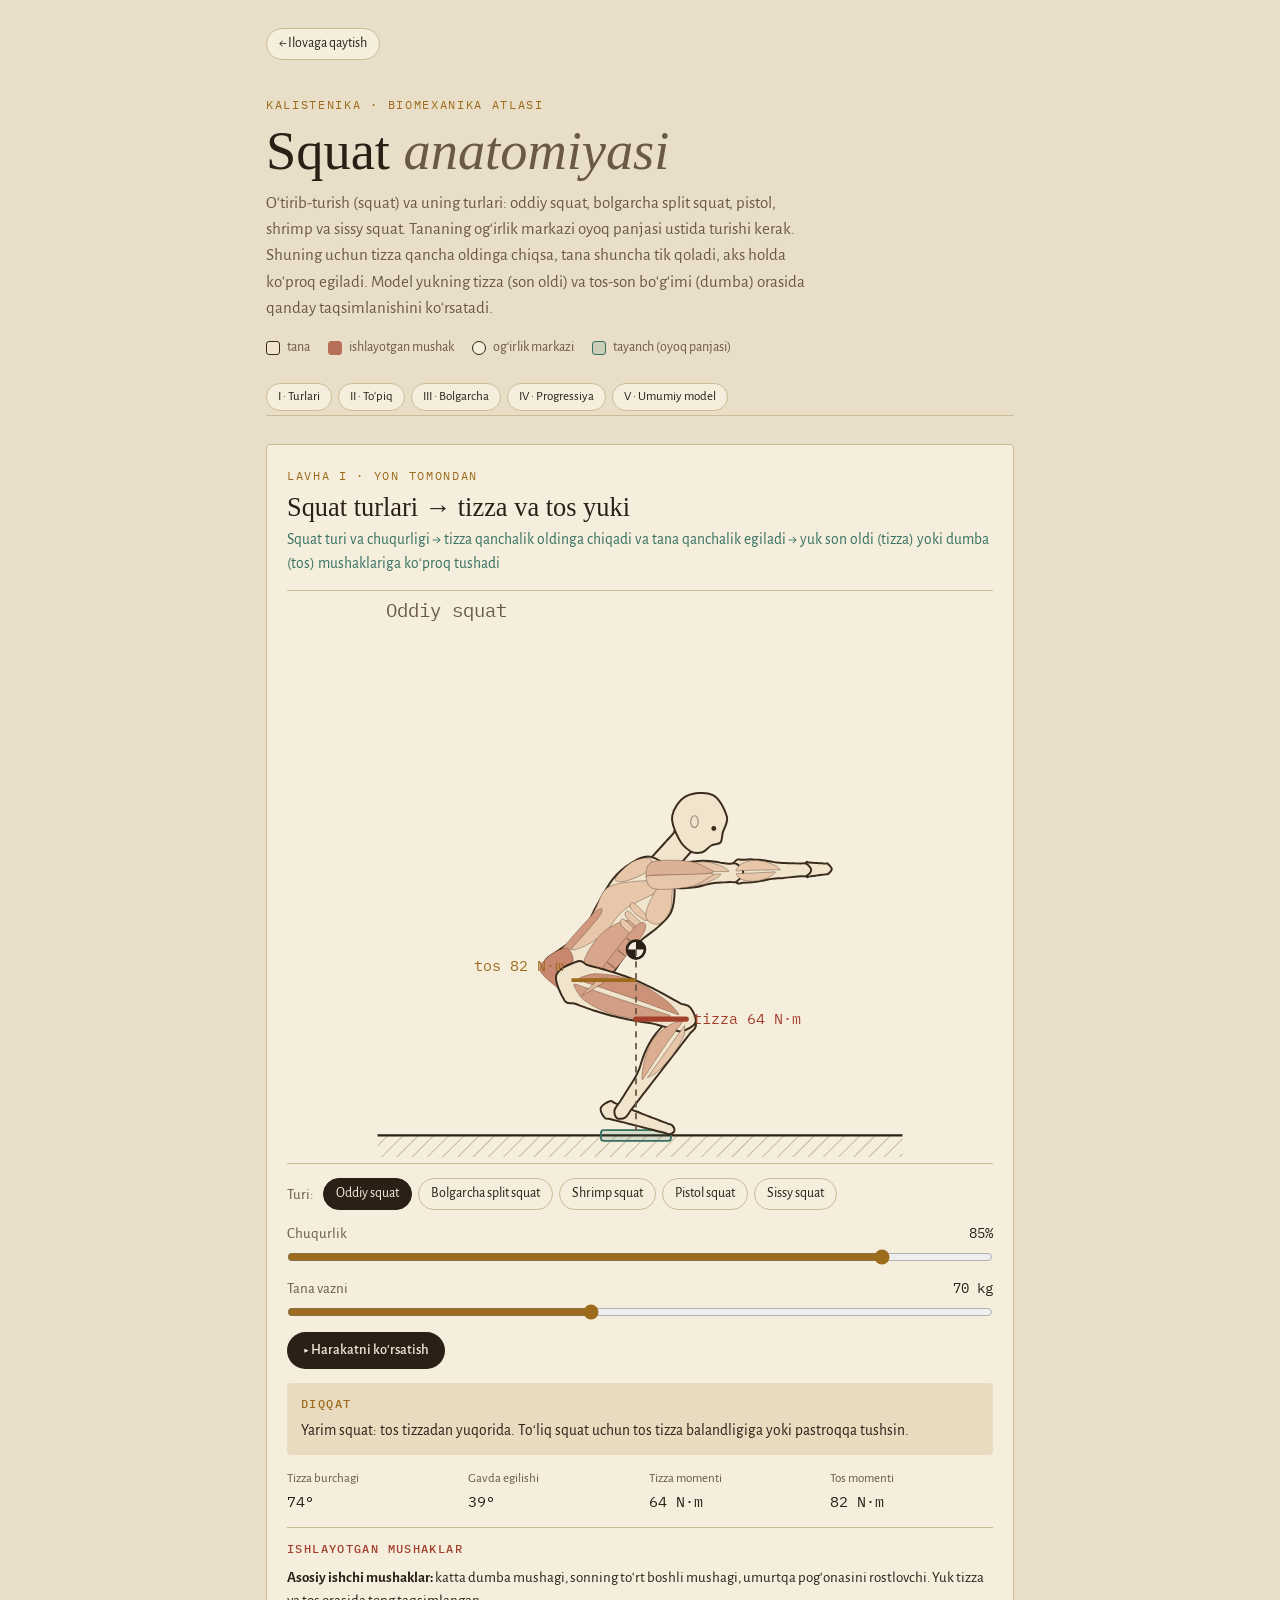
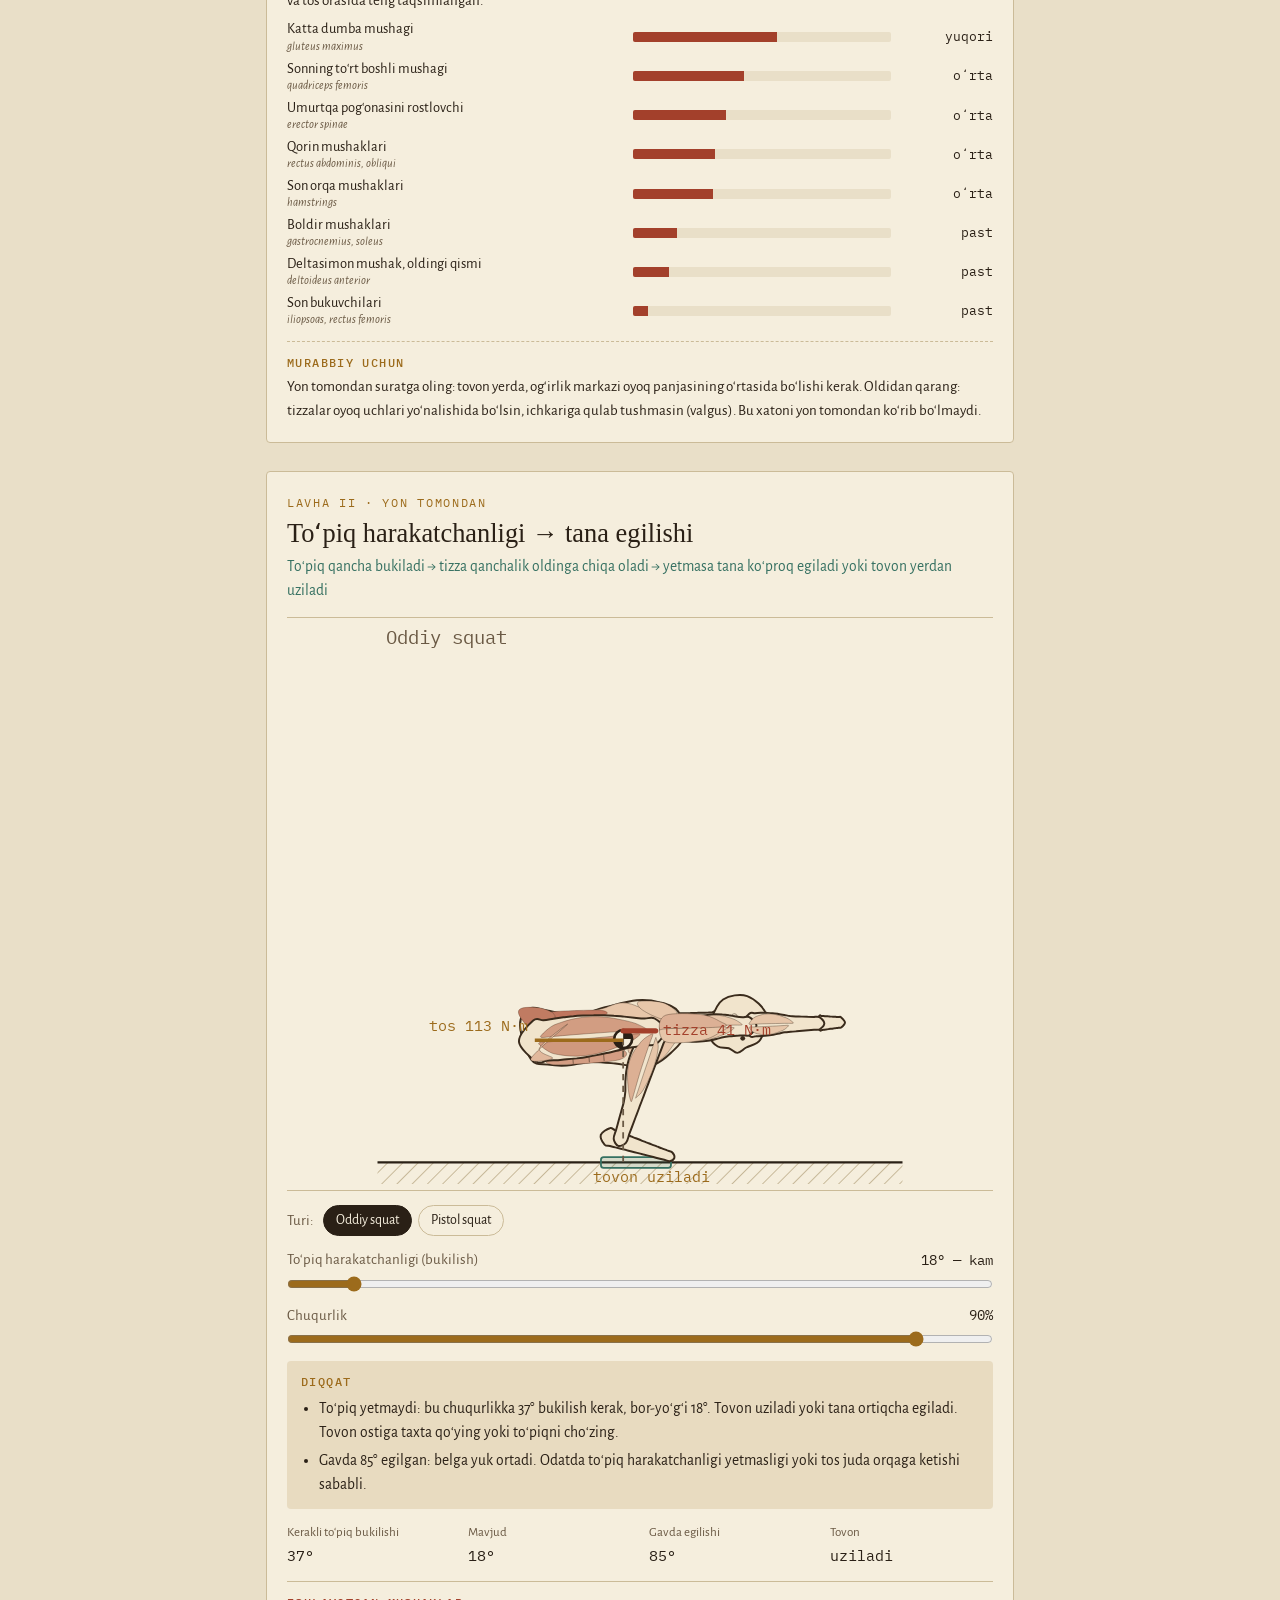
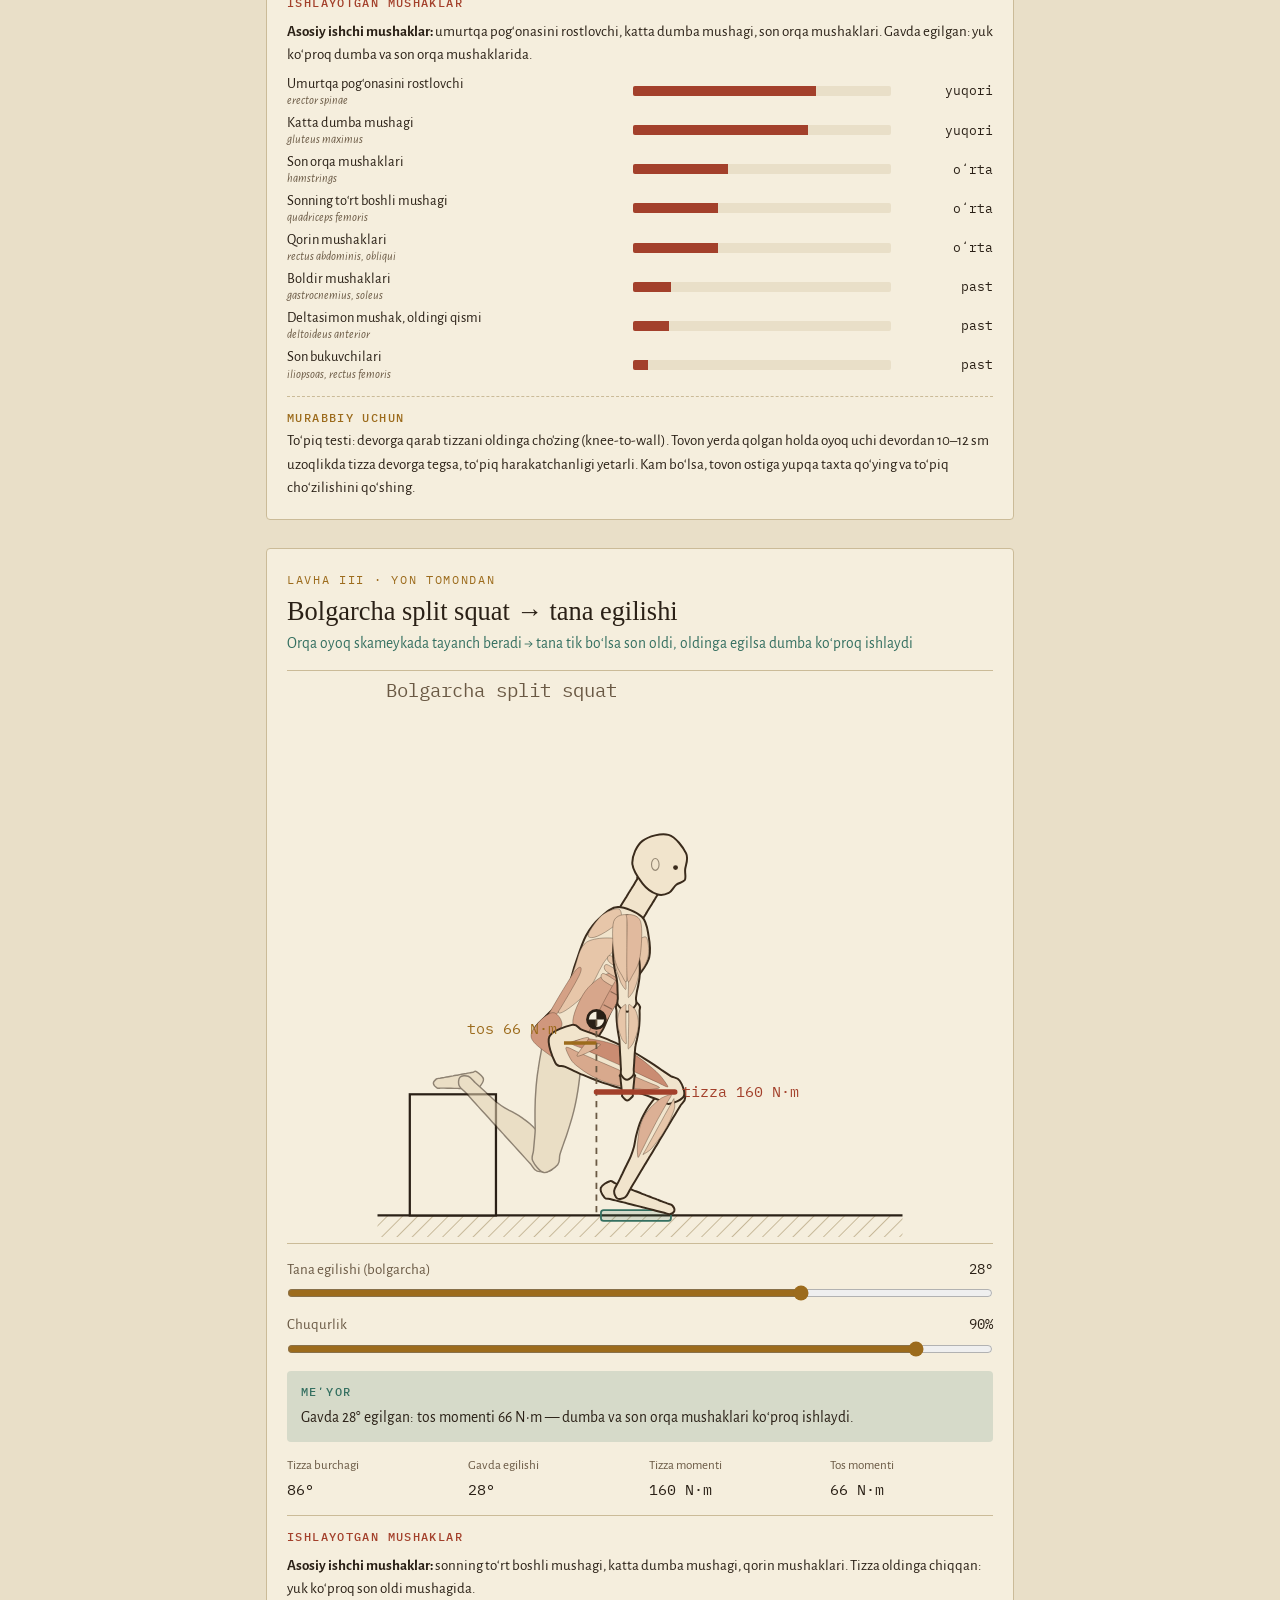
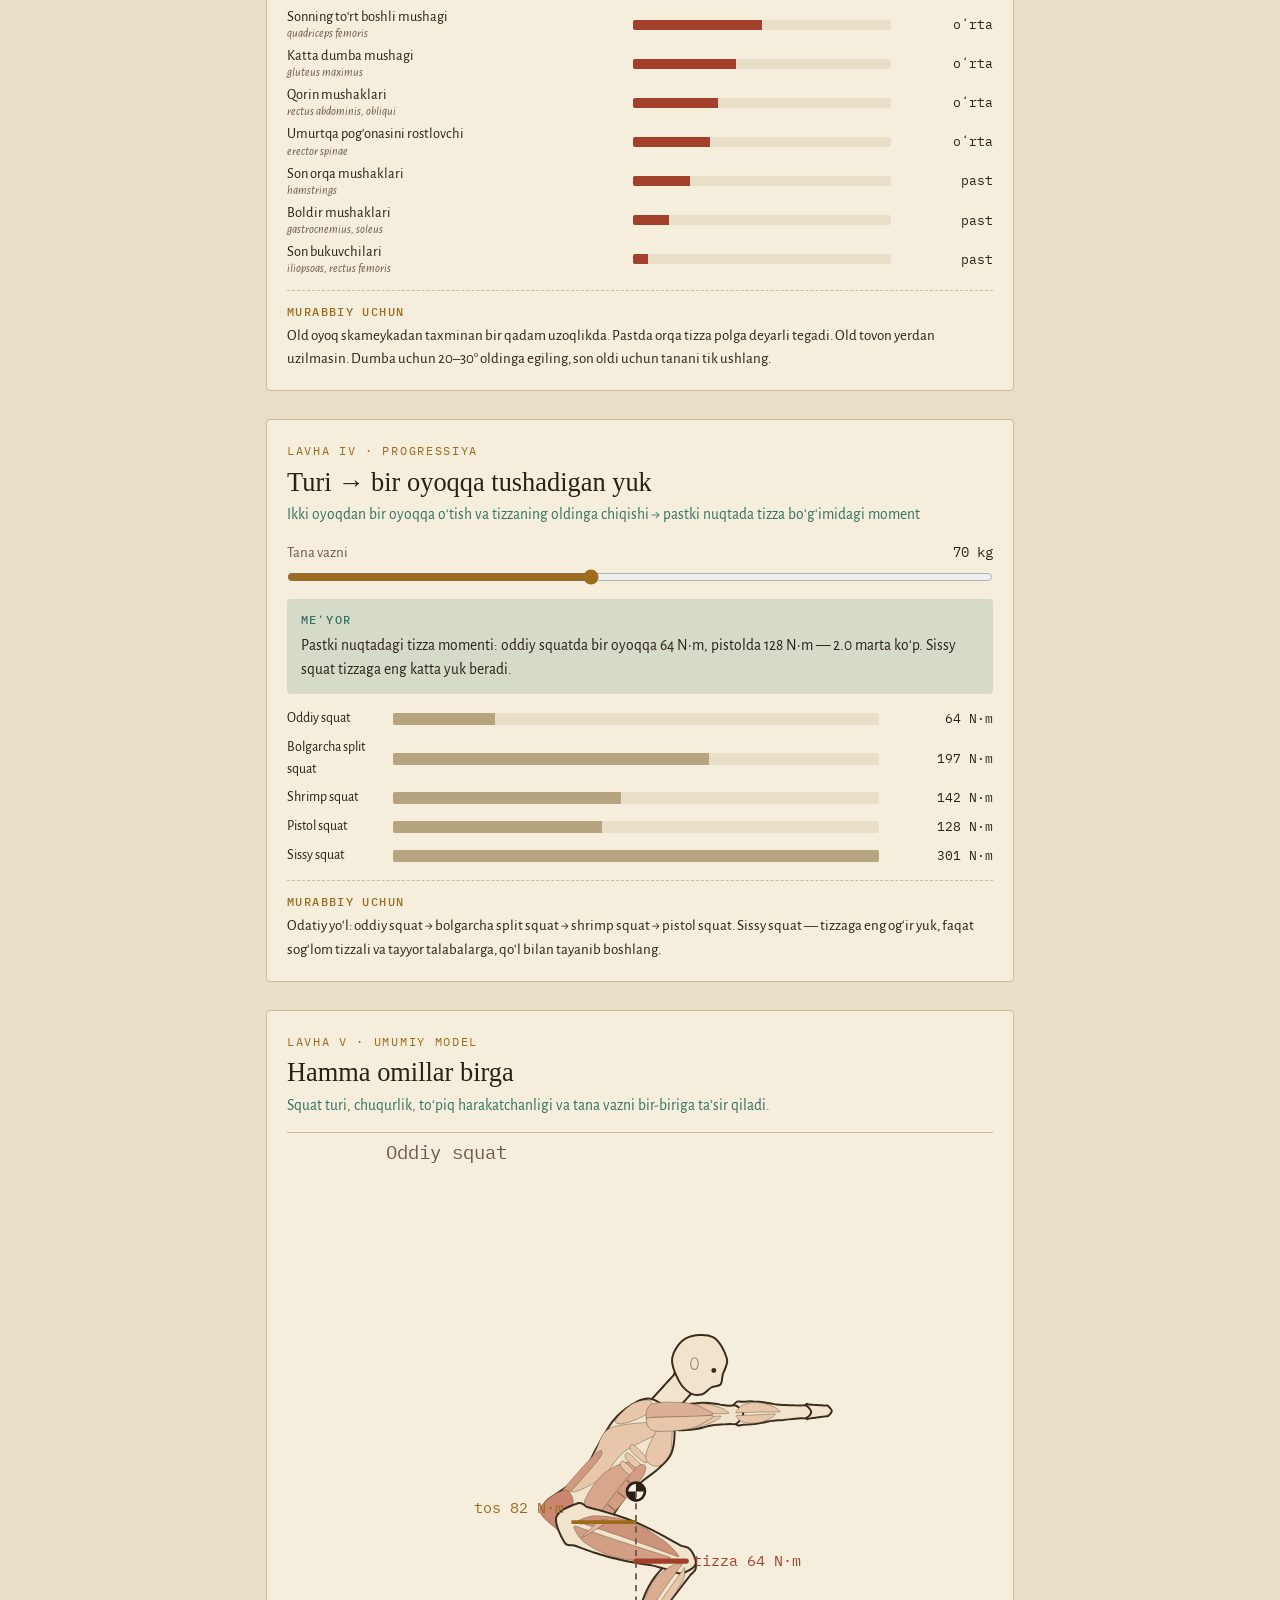
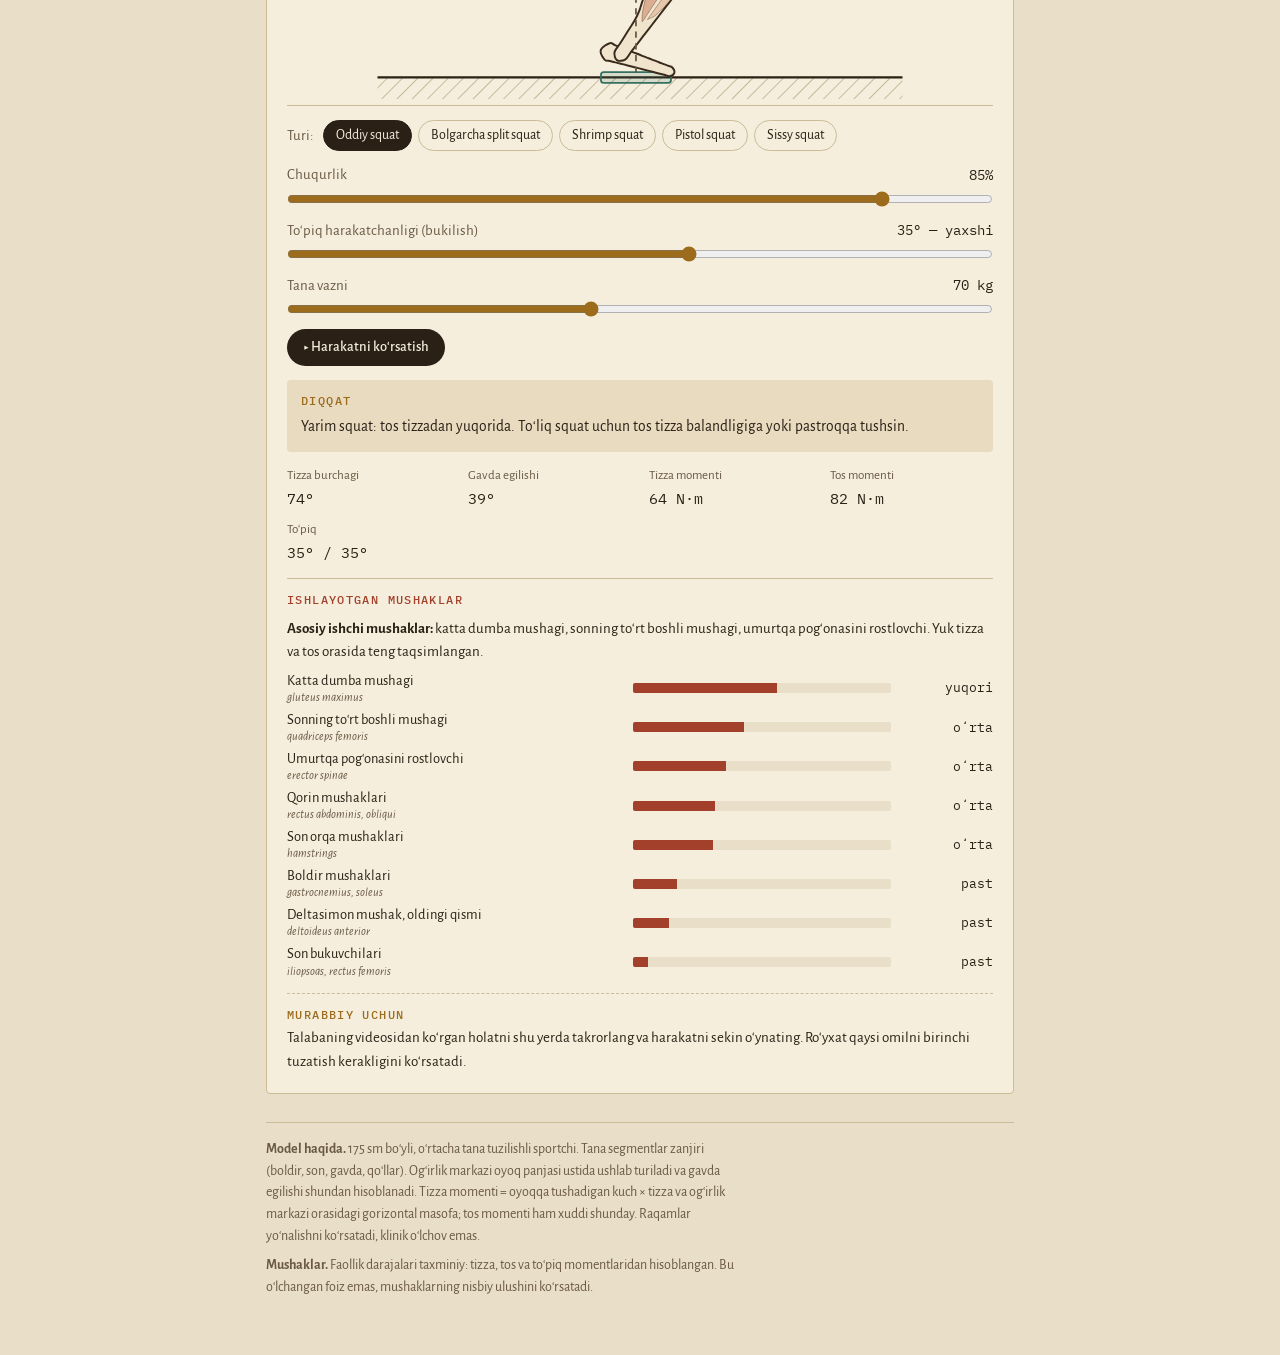
<file: technique/squats.html>
<!doctype html>
<html lang="uz">
<head>
<meta charset="utf-8">
<meta name="viewport" content="width=device-width, initial-scale=1, viewport-fit=cover">
<script>try{var t=localStorage.getItem('cc-theme');if(t==='light'||t==='dark')document.documentElement.setAttribute('data-theme',t);}catch(e){}</script>
<style>:root{color-scheme:light}body{margin:0;font:14px system-ui,sans-serif}img{max-width:100%}[hidden]{display:none!important}
.backlink{align-self:flex-start;font-size:14px;color:var(--ink);text-decoration:none;border:1px solid var(--rule);border-radius:999px;padding:4px 12px;background:var(--plate)}
.backlink:focus-visible{outline:2px solid var(--ochre);outline-offset:2px}</style>
<title>Squat Anatomiyasi</title>
<meta name="claude:viewport-fit-sides" content="cover">
<link rel="preconnect" href="https://fonts.googleapis.com">
<link rel="preconnect" href="https://fonts.gstatic.com" crossorigin>
<link rel="stylesheet" href="https://fonts.googleapis.com/css2?family=IM+Fell+English:ital@0;1&family=Alegreya+Sans:ital,wght@0,400;0,500;0,700;1,400&family=IBM+Plex+Mono:wght@400;500&display=swap">
<style>
/* Layout: a single column of numbered anatomical plates (atlas "lavha"), each = figure + sliders + verdict + coach note */
:root{
  --paper:#e9dfc8; --plate:#f5eedd; --ink:#2a2016; --ink-soft:#6a5944; --rule:#cbbb98;
  --bone:#f4ead3; --bone-line:#3a2b1c; --rust:#a3402b; --rust-wash:rgba(163,64,43,.15);
  --verd:#357061; --verd-wash:rgba(53,112,97,.16); --ochre:#9c6b1c; --ochre-wash:rgba(156,107,28,.15);
  --hatch:#b6a47f;
  --f-display:"IM Fell English", Georgia, "Times New Roman", serif;
  --f-body:"Alegreya Sans", "Segoe UI", system-ui, sans-serif;
  --f-mono:"IBM Plex Mono", ui-monospace, Menlo, monospace;
}
@media (prefers-color-scheme: dark){:root:not([data-theme="light"]){
  --paper:#1b1610; --plate:#262017; --ink:#efe4cc; --ink-soft:#b2a183; --rule:#463a2a;
  --bone:#e8dcc1; --bone-line:#120d08; --rust:#de7a5e; --rust-wash:rgba(222,122,94,.17);
  --verd:#6fb9a1; --verd-wash:rgba(111,185,161,.15); --ochre:#d9a54c; --ochre-wash:rgba(217,165,76,.15);
  --hatch:#5a4c38; color-scheme:dark }}
:root[data-theme="dark"]{
  --paper:#1b1610; --plate:#262017; --ink:#efe4cc; --ink-soft:#b2a183; --rule:#463a2a;
  --bone:#e8dcc1; --bone-line:#120d08; --rust:#de7a5e; --rust-wash:rgba(222,122,94,.17);
  --verd:#6fb9a1; --verd-wash:rgba(111,185,161,.15); --ochre:#d9a54c; --ochre-wash:rgba(217,165,76,.15);
  --hatch:#5a4c38; color-scheme:dark }

*{box-sizing:border-box}
body{background:var(--paper);color:var(--ink);font-family:var(--f-body);font-size:17px;line-height:1.55}
.wrap{max-width:780px;margin:0 auto;padding-block:28px 56px;
  padding-left:max(16px, env(safe-area-inset-left, 0px));padding-right:max(16px, env(safe-area-inset-right, 0px));
  display:flex;flex-direction:column;gap:28px}
header{display:flex;flex-direction:column;gap:10px;padding-block:8px 4px;border-bottom:1px solid var(--rule)}
.eyebrow{font-family:var(--f-mono);font-size:12px;letter-spacing:.14em;text-transform:uppercase;color:var(--ochre)}
h1{font-family:var(--f-display);font-weight:400;font-size:clamp(2.3rem,7vw,3.4rem);line-height:1.02;margin:0;text-wrap:balance}
h1 em{font-style:italic;color:var(--ink-soft)}
.lead{margin:0;max-width:62ch;color:var(--ink-soft)}
.legend{display:flex;flex-wrap:wrap;gap:8px 18px;font-size:14px;color:var(--ink-soft);padding-block:6px 14px}
.legend span{display:inline-flex;align-items:center;gap:7px}
.sw{width:14px;height:14px;border-radius:3px;border:1px solid var(--bone-line);display:inline-block}
.toc{display:flex;flex-wrap:wrap;gap:6px}
.toc a{font-size:13px;color:var(--ink);text-decoration:none;border:1px solid var(--rule);border-radius:999px;padding:3px 11px;background:var(--plate)}
.toc a:hover,.toc a:focus-visible{border-color:var(--ink)}

.plate{background:var(--plate);border:1px solid var(--rule);border-radius:4px;padding:22px 20px 20px;display:flex;flex-direction:column;gap:14px;scroll-margin-top:16px}
.plate-head{display:flex;flex-direction:column;gap:6px}
.num{font-family:var(--f-mono);font-size:12px;letter-spacing:.14em;text-transform:uppercase;color:var(--ochre)}
h2{font-family:var(--f-display);font-weight:400;font-size:1.65rem;line-height:1.15;margin:0;text-wrap:balance}
.chain{margin:0;color:var(--verd);font-size:15.5px}
.fig{border-top:1px solid var(--rule);border-bottom:1px solid var(--rule);padding-block:6px;overflow:hidden}
.fig svg{display:block;width:100%;height:auto}
.ctls{display:flex;flex-direction:column;gap:12px}
.ctl{display:grid;grid-template-columns:minmax(0,1fr) auto;gap:2px 12px;align-items:center}
.ctl label{font-size:15px;color:var(--ink-soft)}
.ctl output{font-family:var(--f-mono);font-size:13.5px;font-variant-numeric:tabular-nums;text-align:right;color:var(--ink)}
.ctl input{grid-column:1 / -1;width:100%;accent-color:var(--ochre);margin:2px 0 0}
.chips{display:flex;flex-wrap:wrap;gap:6px;align-items:center}
.chips .cap{font-size:15px;color:var(--ink-soft);margin-right:4px}
.chip{font:inherit;font-size:14px;color:var(--ink);background:transparent;border:1px solid var(--rule);border-radius:999px;padding:4px 12px;cursor:pointer}
.chip[aria-pressed="true"]{background:var(--ink);color:var(--plate);border-color:var(--ink)}
.chip:focus-visible,.play:focus-visible,input:focus-visible{outline:2px solid var(--ochre);outline-offset:2px}
.play{font:inherit;font-size:14.5px;font-weight:500;align-self:flex-start;background:var(--ink);color:var(--plate);border:0;border-radius:999px;padding:7px 16px;cursor:pointer}
.verdict{border-radius:4px;padding:12px 14px;font-size:15.5px;display:flex;flex-direction:column;gap:6px}
.verdict .tag{font-family:var(--f-mono);font-size:11.5px;letter-spacing:.12em;text-transform:uppercase;font-weight:500}
.verdict p{margin:0}
.verdict ul{margin:0;padding-left:18px;display:flex;flex-direction:column;gap:4px}
.v-ok{background:var(--verd-wash)} .v-ok .tag{color:var(--verd)}
.v-warn{background:var(--ochre-wash)} .v-warn .tag{color:var(--ochre)}
.v-bad{background:var(--rust-wash)} .v-bad .tag{color:var(--rust)}
.reads{display:grid;grid-template-columns:repeat(auto-fit,minmax(150px,1fr));gap:10px 18px;margin:0}
.reads div{display:flex;flex-direction:column;gap:1px;min-width:0}
.reads dt{font-size:13px;color:var(--ink-soft)}
.reads dd{margin:0;font-family:var(--f-mono);font-size:15px;font-variant-numeric:tabular-nums}
.coach{margin:0;font-size:15px;border-top:1px dashed var(--rule);padding-top:12px;color:var(--ink)}
.coach b{font-family:var(--f-mono);font-size:11.5px;letter-spacing:.12em;text-transform:uppercase;color:var(--ochre);font-weight:500;display:block;margin-bottom:3px}
.bars{display:flex;flex-direction:column;gap:7px}
.bar{display:grid;grid-template-columns:96px minmax(0,1fr) 104px;gap:10px;align-items:center;font-size:14px}
.bar .track{height:12px;background:var(--paper);border-radius:2px;overflow:hidden}
.bar .fill{height:100%;background:var(--hatch)}
.bar.on .fill{background:var(--ochre)}
.bar.on{font-weight:700}
.bar .kg{font-family:var(--f-mono);font-size:13px;text-align:right;font-variant-numeric:tabular-nums}
footer{font-size:14px;color:var(--ink-soft);display:flex;flex-direction:column;gap:8px;border-top:1px solid var(--rule);padding-top:16px}
footer p{margin:0;max-width:68ch}
footer a{color:var(--ink)}

/* svg classes */
.bo{stroke:var(--bone-line);stroke-linecap:round;fill:none}
.bf{stroke:var(--bone);stroke-linecap:round;fill:none}
.bfill{fill:var(--bone);stroke:var(--bone-line);stroke-width:2.5}
.jt{fill:var(--bone);stroke:var(--bone-line);stroke-width:2.5}
.hl{stroke:var(--hatch);stroke-width:2}
.gl{stroke:var(--ink);stroke-width:2.5}
.boxr{fill:var(--plate);stroke:var(--ink);stroke-width:2.5}
.lbl{fill:var(--ink-soft);font-family:var(--f-mono);font-size:21px}
.lbl-s{fill:var(--ink-soft);font-family:var(--f-mono);font-size:17px}
.lbl-b{fill:var(--ink);font-family:var(--f-mono);font-size:22px;font-weight:500}
.t-ok{fill:var(--verd)} .t-warn{fill:var(--ochre)} .t-bad{fill:var(--rust)}
.z-ok{fill:var(--verd-wash)} .z-warn{fill:var(--ochre-wash)} .z-bad{fill:var(--rust-wash)}
.s-ok{stroke:var(--verd)} .s-warn{stroke:var(--ochre)} .s-bad{stroke:var(--rust)}
.dash{stroke:var(--ink-soft);stroke-width:2;stroke-dasharray:7 6;fill:none}
.ideal{stroke:var(--verd);stroke-width:3;stroke-dasharray:12 8;fill:none}
.arm{stroke:var(--rust);stroke-width:6;stroke-linecap:round}
.force{stroke:var(--ochre);stroke-width:4;fill:none}
.forcehead{fill:var(--ochre)}
.socket{fill:var(--bone-line)}
.rib{stroke:var(--bone-line);stroke-width:2;fill:none}
.wing{fill:var(--rust-wash);stroke:var(--rust);stroke-width:3}
@media (max-width:480px){ body{font-size:16px} .plate{padding:18px 14px 16px} .bar{grid-template-columns:82px minmax(0,1fr) 96px} }
@media (prefers-reduced-motion: reduce){ *{scroll-behavior:auto} }

.musc{display:flex;flex-direction:column;gap:8px;border-top:1px solid var(--rule);padding-top:12px}
.musc h3{margin:0;font-family:var(--f-mono);font-size:11.5px;letter-spacing:.12em;text-transform:uppercase;color:var(--rust);font-weight:500}
.mnote{margin:0;font-size:15px}
.mlist{display:flex;flex-direction:column;gap:6px}
.mrow{display:grid;grid-template-columns:minmax(0,1.3fr) minmax(0,1fr) 92px;gap:10px;align-items:center;font-size:14.5px}
.mrow .mn{min-width:0;line-height:1.25}
.mrow .mn i{display:block;font-size:12px;color:var(--ink-soft)}
.mrow .track{height:10px;background:var(--paper);border-radius:2px;overflow:hidden}
.mrow .fill{display:block;height:100%;background:var(--rust);transition:width .15s}
.mrow .lv{font-family:var(--f-mono);font-size:12.5px;text-align:right}
.mus{fill:var(--rust)}
@media (max-width:480px){.mrow{grid-template-columns:minmax(0,1fr) 70px;}.mrow .lv{grid-column:2;grid-row:1}.mrow .track{grid-column:1 / -1}}
.btn-s{font:inherit;font-size:14px;align-self:flex-start;background:transparent;color:var(--ink);border:1px solid var(--ink);border-radius:999px;padding:5px 14px;cursor:pointer}
.btn-s:focus-visible{outline:2px solid var(--ochre);outline-offset:2px}
.com{fill:var(--plate);stroke:var(--ink);stroke-width:3}
.base-ok{fill:var(--verd-wash);stroke:var(--verd);stroke-width:2}
:root{--skin:#f1e4cc;--skin-far:#e2d1b2;--mus:#e7c6a9;--af-line:#3a2b1c}
@media (prefers-color-scheme: dark){:root:not([data-theme="light"]){--skin:#5b4a39;--skin-far:#43372b;--mus:#7b5d48;--af-line:#e3d4b6}}
:root[data-theme="dark"]{--skin:#5b4a39;--skin-far:#43372b;--mus:#7b5d48;--af-line:#e3d4b6}
.af-skin{fill:var(--skin);stroke:var(--af-line);stroke-width:2.2;stroke-linejoin:round}
.af-far{fill:var(--skin-far);stroke:var(--af-line);stroke-width:1.6;stroke-linejoin:round}
.af-mus{fill:var(--mus);stroke:var(--af-line);stroke-width:1;stroke-opacity:.4;stroke-linejoin:round}
.af-hot{fill:var(--rust);stroke:none;pointer-events:none}
.af-detail{stroke:var(--af-line);stroke-width:1.2;stroke-opacity:.5;fill:none}
.af-detail-fill{fill:var(--af-line)}
.ctl[hidden]{display:none!important}
</style>

</head>
<body>
<div class="wrap">
<a class="backlink" href="../#technique">← Ilovaga qaytish</a>
<header>
  <div class="eyebrow">Kalistenika · Biomexanika atlasi</div>
  <h1>Squat <em>anatomiyasi</em></h1>
  <p class="lead">Oʻtirib-turish (squat) va uning turlari: oddiy squat, bolgarcha split squat, pistol, shrimp va sissy squat. Tananing ogʻirlik markazi oyoq panjasi ustida turishi kerak. Shuning uchun tizza qancha oldinga chiqsa, tana shuncha tik qoladi, aks holda koʻproq egiladi. Model yukning tizza (son oldi) va tos-son boʻgʻimi (dumba) orasida qanday taqsimlanishini koʻrsatadi.</p>
  <div class="legend">
    <span><i class="sw" style="background:var(--skin);border-color:var(--af-line)"></i>tana</span>
    <span><i class="sw" style="background:var(--rust);opacity:.7;border-color:var(--rust)"></i>ishlayotgan mushak</span>
    <span><i class="sw" style="background:var(--plate);border-color:var(--ink);border-radius:50%"></i>ogʻirlik markazi</span>
    <span><i class="sw" style="background:var(--verd-wash);border-color:var(--verd)"></i>tayanch (oyoq panjasi)</span>
  </div>
  <nav class="toc" aria-label="Lavhalar">
    <a href="#lavha-1">I · Turlari</a><a href="#lavha-2">II · Toʻpiq</a><a href="#lavha-3">III · Bolgarcha</a><a href="#lavha-4">IV · Progressiya</a><a href="#lavha-5">V · Umumiy model</a>
  </nav>
</header>

<section class="plate" id="lavha-1">
  <div class="plate-head"><div class="num">Lavha I · yon tomondan</div>
    <h2>Squat turlari → tizza va tos yuki</h2>
    <p class="chain">Squat turi va chuqurligi → tizza qanchalik oldinga chiqadi va tana qanchalik egiladi → yuk son oldi (tizza) yoki dumba (tos) mushaklariga koʻproq tushadi</p></div>
  <div class="fig"></div><div class="ctls"></div><div class="verdict"></div><dl class="reads"></dl><div class="musc"></div>
  <p class="coach"><b>Murabbiy uchun</b>Yon tomondan suratga oling: tovon yerda, ogʻirlik markazi oyoq panjasining oʻrtasida boʻlishi kerak. Oldidan qarang: tizzalar oyoq uchlari yoʻnalishida boʻlsin, ichkariga qulab tushmasin (valgus). Bu xatoni yon tomondan koʻrib boʻlmaydi.</p>
</section>

<section class="plate" id="lavha-2">
  <div class="plate-head"><div class="num">Lavha II · yon tomondan</div>
    <h2>Toʻpiq harakatchanligi → tana egilishi</h2>
    <p class="chain">Toʻpiq qancha bukiladi → tizza qanchalik oldinga chiqa oladi → yetmasa tana koʻproq egiladi yoki tovon yerdan uziladi</p></div>
  <div class="fig"></div><div class="ctls"></div><div class="verdict"></div><dl class="reads"></dl><div class="musc"></div>
  <p class="coach"><b>Murabbiy uchun</b>Toʻpiq testi: devorga qarab tizzani oldinga cho'zing (knee-to-wall). Tovon yerda qolgan holda oyoq uchi devordan 10–12 sm uzoqlikda tizza devorga tegsa, toʻpiq harakatchanligi yetarli. Kam boʻlsa, tovon ostiga yupqa taxta qoʻying va toʻpiq choʻzilishini qoʻshing.</p>
</section>

<section class="plate" id="lavha-3">
  <div class="plate-head"><div class="num">Lavha III · yon tomondan</div>
    <h2>Bolgarcha split squat → tana egilishi</h2>
    <p class="chain">Orqa oyoq skameykada tayanch beradi → tana tik boʻlsa son oldi, oldinga egilsa dumba koʻproq ishlaydi</p></div>
  <div class="fig"></div><div class="ctls"></div><div class="verdict"></div><dl class="reads"></dl><div class="musc"></div>
  <p class="coach"><b>Murabbiy uchun</b>Old oyoq skameykadan taxminan bir qadam uzoqlikda. Pastda orqa tizza polga deyarli tegadi. Old tovon yerdan uzilmasin. Dumba uchun 20–30° oldinga egiling, son oldi uchun tanani tik ushlang.</p>
</section>

<section class="plate" id="lavha-4">
  <div class="plate-head"><div class="num">Lavha IV · progressiya</div>
    <h2>Turi → bir oyoqqa tushadigan yuk</h2>
    <p class="chain">Ikki oyoqdan bir oyoqqa oʻtish va tizzaning oldinga chiqishi → pastki nuqtada tizza boʻgʻimidagi moment</p></div>
  <div class="ctls"></div><div class="verdict"></div><div class="bars" aria-label="Squat turlari boʻyicha tizza momenti"></div>
  <p class="coach"><b>Murabbiy uchun</b>Odatiy yoʻl: oddiy squat → bolgarcha split squat → shrimp squat → pistol squat. Sissy squat — tizzaga eng ogʻir yuk, faqat sogʻlom tizzali va tayyor talabalarga, qoʻl bilan tayanib boshlang.</p>
</section>

<section class="plate" id="lavha-5">
  <div class="plate-head"><div class="num">Lavha V · umumiy model</div>
    <h2>Hamma omillar birga</h2>
    <p class="chain">Squat turi, chuqurlik, toʻpiq harakatchanligi va tana vazni bir-biriga taʼsir qiladi.</p></div>
  <div class="fig"></div><div class="ctls"></div><div class="verdict"></div><dl class="reads"></dl><div class="musc"></div>
  <p class="coach"><b>Murabbiy uchun</b>Talabaning videosidan koʻrgan holatni shu yerda takrorlang va harakatni sekin oʻynating. Roʻyxat qaysi omilni birinchi tuzatish kerakligini koʻrsatadi.</p>
</section>

<footer>
  <p><b>Model haqida.</b> 175 sm boʻyli, oʻrtacha tana tuzilishli sportchi. Tana segmentlar zanjiri (boldir, son, gavda, qoʻllar). Ogʻirlik markazi oyoq panjasi ustida ushlab turiladi va gavda egilishi shundan hisoblanadi. Tizza momenti = oyoqqa tushadigan kuch × tizza va ogʻirlik markazi orasidagi gorizontal masofa; tos momenti ham xuddi shunday. Raqamlar yoʻnalishni koʻrsatadi, klinik oʻlchov emas.</p>
  <p><b>Mushaklar.</b> Faollik darajalari taxminiy: tizza, tos va toʻpiq momentlaridan hisoblangan. Bu oʻlchangan foiz emas, mushaklarning nisbiy ulushini koʻrsatadi.</p>
</footer>
</div>

<script>
(function(){
/* Anatomical figure renderer for the technique atlas.
 * Draws a body outline with muscle shapes over it, side view or back view, as an SVG string.
 * All input points are SCREEN coordinates (px, y down); s = pixels per metre.
 * Colours come from CSS classes: af-skin, af-far, af-mus, af-line, af-hot (see the page styles).
 * act: muscle activation 0..100 by name (pec, adelt, pdelt, bic, tri, fore, lat, trap, serr,
 *      abs, glute, erect, hipf, quad, ham, calf). Missing names are drawn as resting muscle. */
(function (root) {
  const add = (a, b, k = 1) => [a[0] + b[0] * k, a[1] + b[1] * k];
  const sub = (a, b) => [a[0] - b[0], a[1] - b[1]];
  const len = (a) => Math.hypot(a[0], a[1]);
  const norm = (a) => { const l = len(a) || 1; return [a[0] / l, a[1] / l]; };
  const dot = (a, b) => a[0] * b[0] + a[1] * b[1];
  const lerp = (a, b, t) => [a[0] + (b[0] - a[0]) * t, a[1] + (b[1] - a[1]) * t];
  const r90 = (v, s) => (s > 0 ? [-v[1], v[0]] : [v[1], -v[0]]);
  const f = (p) => `${p[0].toFixed(1)},${p[1].toFixed(1)}`;
  const bump = (t, a, b) => (t <= a || t >= b ? 0 : Math.sin(Math.PI * (t - a) / (b - a)));

  // closed smooth path through points (Catmull-Rom → Bézier)
  function smooth(pts) {
    const n = pts.length; let d = `M${f(pts[0])}`;
    for (let i = 0; i < n; i++) {
      const p0 = pts[(i - 1 + n) % n], p1 = pts[i], p2 = pts[(i + 1) % n], p3 = pts[(i + 2) % n];
      const c1 = [p1[0] + (p2[0] - p0[0]) / 6, p1[1] + (p2[1] - p0[1]) / 6];
      const c2 = [p2[0] - (p3[0] - p1[0]) / 6, p2[1] - (p3[1] - p1[1]) / 6];
      d += `C${f(c1)} ${f(c2)} ${f(p2)}`;
    }
    return d + 'Z';
  }
  const hot = (v) => (v > 0 ? (0.06 + 0.74 * Math.min(100, v) / 100).toFixed(2) : 0);
  function muscle(d, v, extra = '') {
    let s = `<path class="af-mus" d="${d}"${extra}/>`;
    if (v > 0) s += `<path class="af-hot" d="${d}" fill-opacity="${hot(v)}"/>`;
    return s;
  }

  // limb: A→B with anterior/posterior width profiles (metres); ant = unit vector to the anterior side
  function limbPts(A, B, ant, wa, wp, s, capA = 0.8, capB = 0.8) {
    const d = norm(sub(B, A)), L = len(sub(B, A)), N = 12, front = [], back = [];
    for (let i = 0; i <= N; i++) {
      const t = i / N, c = add(A, d, L * t);
      front.push(add(c, ant, wa(t) * s)); back.push(add(c, ant, -wp(t) * s));
    }
    const endB = add(B, d, Math.min(wa(1), wp(1)) * s * capB), endA = add(A, d, -Math.min(wa(0), wp(0)) * s * capA);
    return [...front, endB, ...back.reverse(), endA];
  }
  // a muscle belly lying on one side of a limb between t0 and t1
  function bellyPts(A, B, ant, side, w, t0, t1, s, inner = 0.12) {
    const d = norm(sub(B, A)), L = len(sub(B, A)), N = 10, o = [], inn = [];
    for (let i = 0; i <= N; i++) {
      const t = t0 + (t1 - t0) * i / N, c = add(A, d, L * t), k = Math.sin(Math.PI * i / N);
      o.push(add(c, ant, side * w(t) * s * (0.25 + 0.68 * Math.sqrt(k))));
      inn.push(add(c, ant, side * w(t) * s * inner));
    }
    return [...o, ...inn.reverse()];
  }

  const PROF = {
    upper: { wa: (t) => 0.040 - 0.008 * t + 0.012 * bump(t, 0.3, 0.88), wp: (t) => 0.044 - 0.010 * t + 0.012 * bump(t, 0.08, 0.7) },
    fore: { wa: (t) => 0.040 - 0.017 * t + 0.010 * bump(t, -0.1, 0.6), wp: (t) => 0.036 - 0.014 * t + 0.006 * bump(t, -0.1, 0.5) },
    thigh: { wa: (t) => 0.074 - 0.028 * t + 0.016 * bump(t, 0.08, 0.9), wp: (t) => 0.080 - 0.032 * t + 0.010 * bump(t, 0.05, 0.75) },
    shank: { wa: (t) => 0.044 - 0.020 * t, wp: (t) => 0.044 - 0.020 * t + 0.024 * bump(t, 0.02, 0.62) },
    neck: { wa: () => 0.045, wp: () => 0.050 },
    hand: { wa: (t) => 0.028 - 0.008 * t, wp: (t) => 0.026 - 0.008 * t },
    foot: { wa: (t) => 0.034 - 0.016 * t, wp: (t) => 0.030 - 0.014 * t }
  };

  function limb(A, B, ant, prof, s, cls) { return `<path class="${cls}" d="${smooth(limbPts(A, B, ant, prof.wa, prof.wp, s))}"/>`; }
  const anteriorOf = (dir, sg) => r90(dir, sg);

  // ---------------- side view ----------------
  function side(o) {
    const s = o.s, act = o.act || {}, A = (k) => act[k] || 0;
    const up = norm(o.up || sub(o.sh, o.hip));
    let fr = sub(o.front, [up[0] * dot(o.front, up), up[1] * dot(o.front, up)]); fr = norm(fr);
    // rotation sign that turns "down the body" into "front": used for every limb's anterior side
    const sg = dot(r90([-up[0], -up[1]], 1), fr) > 0 ? 1 : -1;
    const T = (a, b) => add(lerp(o.hip, o.sh, a), fr, b * s);
    let g = '';

    const legSet = (kn, an, toe, cls, withMus) => {
      let out = '';
      const tA = anteriorOf(norm(sub(kn, o.hip)), sg), sA = anteriorOf(norm(sub(an, kn)), sg);
      const heel = add(an, norm(sub(an, toe)), 0.05 * s);
      out += limb(heel, toe, anteriorOf(norm(sub(toe, heel)), sg), PROF.foot, s, cls);
      out += limb(kn, an, sA, PROF.shank, s, cls);
      out += limb(o.hip, kn, tA, PROF.thigh, s, cls);
      if (withMus) {
        out += muscle(smooth(bellyPts(o.hip, kn, tA, 1, PROF.thigh.wa, 0.06, 0.92, s)), A('quad'));
        out += muscle(smooth(bellyPts(o.hip, kn, tA, -1, PROF.thigh.wp, 0.04, 0.86, s)), A('ham'));
        out += muscle(smooth(bellyPts(kn, an, sA, -1, PROF.shank.wp, 0.04, 0.64, s)), A('calf'));
        out += muscle(smooth(bellyPts(kn, an, sA, 1, PROF.shank.wa, 0.06, 0.6, s, 0.2)), 0);
      }
      return out;
    };
    const armSet = (sh, el, wr, hand, cls, withMus) => {
      let out = '';
      const uA = anteriorOf(norm(sub(el, sh)), sg), fA = anteriorOf(norm(sub(wr, el)), sg);
      out += limb(wr, hand, anteriorOf(norm(sub(hand, wr)), sg), PROF.hand, s, cls);
      out += limb(el, wr, fA, PROF.fore, s, cls);
      out += limb(sh, el, uA, PROF.upper, s, cls);
      if (withMus) {
        out += muscle(smooth(bellyPts(sh, el, uA, 1, PROF.upper.wa, 0.22, 0.9, s)), A('bic'));
        out += muscle(smooth(bellyPts(sh, el, uA, -1, PROF.upper.wp, 0.08, 0.8, s)), A('tri'));
        out += muscle(smooth(bellyPts(el, wr, fA, 1, PROF.fore.wa, 0.0, 0.62, s)), A('fore'));
        out += muscle(smooth(bellyPts(el, wr, fA, -1, PROF.fore.wp, 0.0, 0.55, s)), A('fore') * 0.6);
      }
      return out;
    };

    // far side limbs first, dimmed
    (o.legs2 || []).forEach((L) => { g += `<g opacity=".55">${legSet(L.kn, L.an, L.toe, 'af-far', false)}</g>`; });
    if (o.arm2) g += `<g opacity=".55">${armSet(o.arm2.sh, o.arm2.el, o.arm2.wr, o.arm2.hand, 'af-far', false)}</g>`;

    // trunk
    const back = [[-0.10, -0.06], [-0.02, -0.12], [0.12, -0.105], [0.32, -0.08], [0.55, -0.10], [0.78, -0.115], [0.95, -0.10], [1.08, -0.06]];
    const front = [[1.10, 0.035], [1.0, 0.09], [0.86, 0.13], [0.72, 0.128], [0.58, 0.112], [0.40, 0.098], [0.22, 0.104], [0.08, 0.094], [-0.04, 0.07]];
    // neck + head (behind the trunk outline edge)
    const headUp = norm(o.headUp || up);
    let hf = sub(fr, [headUp[0] * dot(fr, headUp), headUp[1] * dot(fr, headUp)]); hf = norm(hf);
    const neckBase = T(1.03, -0.01), headBase = add(o.head, headUp, -0.075 * s);
    g += limb(neckBase, headBase, anteriorOf(norm(sub(headBase, neckBase)), sg), PROF.neck, s, 'af-skin');
    g += `<path class="af-skin" d="${smooth([...back, ...front].map(([a, b]) => T(a, b)))}"/>`;
    // trunk muscles
    const upperArmPt = (t, sideK) => { const uA = anteriorOf(norm(sub(o.el, o.sh)), sg); return add(lerp(o.sh, o.el, t), uA, sideK * 0.03 * s); };
    g += muscle(smooth([[0.18, -0.072], [0.50, -0.094], [0.74, -0.102]].map(([a, b]) => T(a, b)).concat([upperArmPt(0.2, -1), T(0.66, -0.01), T(0.40, -0.015)])), A('lat'));
    g += muscle(smooth([[0.06, -0.10], [0.50, -0.090], [0.50, -0.068], [0.08, -0.078]].map(([a, b]) => T(a, b))), A('erect'));
    g += muscle(smooth([[0.80, -0.11], [0.97, -0.098], [1.07, -0.056], [1.01, -0.03], [0.90, -0.05], [0.80, -0.085]].map(([a, b]) => T(a, b))), A('trap'));
    g += muscle(smooth([[0.14, 0.078], [0.55, 0.088], [0.62, 0.03], [0.42, -0.02], [0.16, -0.005]].map(([a, b]) => T(a, b))), A('abs') * 0.75);
    [[0.71, 0.0], [0.64, 0.005], [0.57, 0.01]].forEach(([a, b]) => { g += muscle(smooth([[a + 0.025, b], [a + 0.01, b + 0.075], [a - 0.025, b + 0.07], [a - 0.02, b + 0.005]].map(([x, y]) => T(x, y))), A('serr')); });
    g += muscle(smooth([[0.62, 0.062], [0.60, 0.100], [0.12, 0.096], [0.14, 0.064]].map(([a, b]) => T(a, b))), A('abs'));
    [0.50, 0.39, 0.27].forEach((a) => { const p = T(a, 0.063), q = T(a, 0.099); g += `<line class="af-detail" x1="${p[0]}" y1="${p[1]}" x2="${q[0]}" y2="${q[1]}"/>`; });
    g += muscle(smooth([[0.98, 0.086], [0.86, 0.125], [0.73, 0.122], [0.71, 0.07], [0.86, 0.04]].map(([a, b]) => T(a, b)).concat([upperArmPt(0.22, 1)])), A('pec'));
    // glute + hip flexor connect trunk to thigh
    const tA = anteriorOf(norm(sub(o.kn, o.hip)), sg), thighPt = (t, k) => add(lerp(o.hip, o.kn, t), tA, k * s);
    g += muscle(smooth([T(0.16, -0.09), T(0.02, -0.122), T(-0.10, -0.10), thighPt(0.16, -0.075), T(-0.02, -0.03), T(0.12, -0.04)]), A('glute'));

    // near leg, on top of the trunk
    g += legSet(o.kn, o.an, o.toe, 'af-skin', true);
    g += muscle(smooth([T(0.12, 0.072), T(-0.04, 0.066), thighPt(0.28, 0.05), T(0.03, 0.03)]), A('hipf'));

    // head
    const H = o.head, hp = (u, v) => add(add(H, headUp, u * s), hf, v * s);
    g += `<path class="af-skin" d="${smooth([hp(0.115, -0.02), hp(0.085, 0.07), hp(0.03, 0.095), hp(-0.005, 0.112), hp(-0.035, 0.092), hp(-0.075, 0.082), hp(-0.10, 0.045), hp(-0.09, -0.02), hp(-0.04, -0.09), hp(0.05, -0.095)])}"/>`;
    const eye = hp(0.02, 0.06), ear = hp(-0.005, -0.012);
    g += `<circle class="af-detail-fill" cx="${eye[0]}" cy="${eye[1]}" r="${0.009 * s}"/><ellipse class="af-detail" cx="${ear[0]}" cy="${ear[1]}" rx="${0.014 * s}" ry="${0.022 * s}"/>`;

    // near arm on top, then the deltoid cap over the shoulder
    g += armSet(o.sh, o.el, o.wr, o.hand, 'af-skin', true);
    const ud = norm(sub(o.el, o.sh)), uA = anteriorOf(ud, sg);
    const delt = (sideK) => smooth([add(o.sh, ud, -0.035 * s), add(add(o.sh, ud, -0.01 * s), uA, sideK * 0.05 * s), add(add(o.sh, ud, 0.12 * s), uA, sideK * 0.048 * s), add(add(o.sh, ud, 0.19 * s), uA, sideK * 0.02 * s), add(o.sh, ud, 0.2 * s), add(o.sh, ud, 0.0)]);
    g += muscle(delt(-1), A('pdelt')) + muscle(delt(1), A('adelt'));
    return `<g class="af">${g}</g>`;
  }

  // ---------------- back view (viewer behind the athlete) ----------------
  function back(o) {
    const s = o.s, act = o.act || {}, A = (k) => act[k] || 0;
    const mid = lerp(o.shL, o.shR, 0.5), up = norm(sub(mid, o.hipC)), right = norm(sub(o.shR, o.shL));
    const T = (a, b) => add(lerp(o.hipC, mid, a), right, b * s); // a along trunk, b across (+ = athlete's right side on screen right)
    let g = '';
    const legB = (hip, kn, an, sideK) => {
      const out = norm(r90(norm(sub(kn, hip)), 1)), lat = dot(out, right) * sideK > 0 ? out : [-out[0], -out[1]];
      const thigh = { wa: (t) => 0.075 - 0.025 * t, wp: (t) => 0.072 - 0.025 * t }, shank = { wa: (t) => 0.045 - 0.02 * t + 0.012 * bump(t, 0, 0.6), wp: (t) => 0.045 - 0.02 * t + 0.012 * bump(t, 0, 0.6) };
      let q = limb(kn, an, lat, shank, s, 'af-skin') + limb(hip, kn, lat, thigh, s, 'af-skin');
      q += muscle(smooth(bellyPts(hip, kn, lat, 1, thigh.wa, 0.05, 0.9, s, -0.9)), A('ham'));
      q += muscle(smooth(bellyPts(kn, an, lat, 1, shank.wa, 0.03, 0.6, s, -0.9)), A('calf'));
      return q;
    };
    if (o.knL) g += legB(T(-0.06, -0.09), o.knL, o.anL, -1) + legB(T(-0.06, 0.09), o.knR, o.anR, 1);
    // trunk outline (V-shape)
    const W = [[1.06, 0.07], [1.0, 0.19], [0.86, 0.20], [0.66, 0.175], [0.40, 0.135], [0.22, 0.14], [0.04, 0.165], [-0.12, 0.15], [-0.16, 0.0]];
    const outline = W.map(([a, b]) => T(a, b)).concat(W.slice(0, -1).reverse().map(([a, b]) => T(a, -b)));
    // neck + head
    const neckB = T(1.04, 0), headB = add(o.head, up, -0.07 * s);
    g += limb(neckB, headB, right, PROF.neck, s, 'af-skin');
    g += `<path class="af-skin" d="${smooth(outline)}"/>`;
    g += `<ellipse class="af-skin" cx="${o.head[0]}" cy="${o.head[1]}" rx="${0.088 * s}" ry="${0.105 * s}" transform="rotate(${(Math.atan2(up[0], -up[1]) * 180 / Math.PI).toFixed(1)} ${o.head[0]} ${o.head[1]})"/>`;
    [-1, 1].forEach((k) => {
      const sh = k < 0 ? o.shL : o.shR;
      g += muscle(smooth([T(0.30, 0.02 * k), T(0.20, 0.13 * k), T(0.42, 0.135 * k), T(0.66, 0.175 * k), add(sh, sub(sh, mid), -0.25), T(0.70, 0.07 * k), T(0.45, 0.02 * k)]), A('lat'));
      g += muscle(smooth([T(1.07, 0.02 * k), T(1.0, 0.13 * k), add(sh, sub(sh, mid), -0.18), T(0.86, 0.10 * k), T(0.62, 0.02 * k)]), A('trap'));
      g += muscle(smooth([T(0.04, 0.015 * k), T(0.12, 0.13 * k), T(-0.02, 0.165 * k), T(-0.13, 0.14 * k), T(-0.12, 0.02 * k)]), A('glute'));
      g += muscle(smooth([T(0.10, 0.012 * k), T(0.55, 0.012 * k), T(0.55, 0.04 * k), T(0.10, 0.045 * k)]), A('erect'));
    });
    const sp1 = T(1.04, 0), sp2 = T(0.0, 0);
    g += `<line class="af-detail" x1="${sp1[0]}" y1="${sp1[1]}" x2="${sp2[0]}" y2="${sp2[1]}"/>`;
    // arms
    [[o.shL, o.elL, o.wrL, o.handL, -1], [o.shR, o.elR, o.wrR, o.handR, 1]].forEach(([sh, el, wr, hand, k]) => {
      const ud = norm(sub(el, sh)), out = r90(ud, 1), lat = dot(out, right) * k > 0 ? out : [-out[0], -out[1]];
      const up2 = { wa: (t) => 0.046 - 0.01 * t + 0.008 * bump(t, 0.1, 0.7), wp: (t) => 0.044 - 0.01 * t + 0.008 * bump(t, 0.1, 0.7) };
      g += limb(wr, hand, lat, PROF.hand, s, 'af-skin') + limb(el, wr, lat, PROF.fore, s, 'af-skin') + limb(sh, el, lat, up2, s, 'af-skin');
      g += muscle(smooth(bellyPts(sh, el, lat, 1, up2.wa, 0.12, 0.85, s, -0.85)), A('tri'));
      g += muscle(smooth(bellyPts(el, wr, lat, 1, PROF.fore.wa, 0.0, 0.6, s, -0.85)), A('fore'));
      g += muscle(smooth([add(sh, ud, -0.035 * s), add(add(sh, ud, 0.0), lat, 0.055 * s), add(add(sh, ud, 0.14 * s), lat, 0.045 * s), add(sh, ud, 0.2 * s), add(add(sh, ud, 0.12 * s), lat, -0.04 * s), add(add(sh, ud, 0.0), lat, -0.045 * s)]), A('pdelt'));
    });
    return `<g class="af">${g}</g>`;
  }

  root.AnatomyFig = { side, back };
})(typeof window !== 'undefined' ? window : globalThis);

/* ---------- shared helpers for the technique atlas pages ---------- */
const D2R=Math.PI/180, R2D=180/Math.PI, A=0.30, B=0.26, G9=9.81;
const clamp=(x,a,b)=>Math.max(a,Math.min(b,x)), f0=x=>Math.round(x), f1=x=>(Math.round(x*10)/10).toFixed(1);
const add=(p,v,k=1)=>({x:p.x+v.x*k,y:p.y+v.y*k}), sub=(p,q)=>({x:p.x-q.x,y:p.y-q.y}), lerp=(p,q,t)=>({x:p.x+(q.x-p.x)*t,y:p.y+(q.y-p.y)*t});
const norm=v=>{const l=Math.hypot(v.x,v.y)||1;return {x:v.x/l,y:v.y/l};}, len=v=>Math.hypot(v.x,v.y);
const dirDeg=d=>({x:Math.sin(d*D2R),y:Math.cos(d*D2R)}); // angle from vertical (up), + = toward +x
const sstep=t=>t*t*(3-2*t);
// two-link IK: from P (radius a) to Q (radius b); pick = function(candidate)->score, higher wins
function ik2(P,Q,a,b,pick){ let d=Math.hypot(Q.x-P.x,Q.y-P.y); const dd=Math.min(Math.max(d,Math.abs(a-b)+1e-4),a+b-1e-4);
  const ah={x:(Q.x-P.x)/(d||1),y:(Q.y-P.y)/(d||1)}, aa=(a*a-b*b+dd*dd)/(2*dd), r=Math.sqrt(Math.max(0,a*a-aa*aa)), C=add(P,ah,aa);
  const E1={x:C.x-ah.y*r,y:C.y+ah.x*r}, E2={x:C.x+ah.y*r,y:C.y-ah.x*r}; return pick(E1)>=pick(E2)?E1:E2; }
const angAt=(P,Q,R)=>{const a=sub(P,Q),b=sub(R,Q); return Math.acos(clamp((a.x*b.x+a.y*b.y)/(len(a)*len(b)||1),-1,1))*R2D;};
// body segment mass fractions (whole body): head+trunk 0.58, both thighs 0.20, both shanks+feet 0.12, both arms 0.10
const MUSC={
  pec:['Katta koʻkrak mushagi','pectoralis major'], adelt:['Deltasimon mushak, oldingi qismi','deltoideus anterior'],
  pdelt:['Deltasimon mushak, orqa qismi','deltoideus posterior'], bic:['Yelkaning ikki boshli mushagi','biceps brachii'],
  tri:['Yelkaning uch boshli mushagi','triceps brachii'], fore:['Bilak mushaklari','flexores et extensores antebrachii'],
  lat:['Keng orqa mushagi','latissimus dorsi'], trap:['Trapetsiya va rombsimon mushaklar','trapezius, rhomboidei'],
  serr:['Oldingi tishli mushak','serratus anterior'], abs:['Qorin mushaklari','rectus abdominis, obliqui'],
  glute:['Katta dumba mushagi','gluteus maximus'], erect:['Umurtqa pogʻonasini rostlovchi','erector spinae'],
  hipf:['Son bukuvchilari','iliopsoas, rectus femoris'], quad:['Sonning toʻrt boshli mushagi','quadriceps femoris'],
  ham:['Son orqa mushaklari','hamstrings'], calf:['Boldir mushaklari','gastrocnemius, soleus']
};
function level(x){return x<28?'past':x<52?'oʻrta':x<74?'yuqori':'juda yuqori';}
function renderMusc(el,act,lead){
  const rows=Object.entries(act).filter(([,v])=>v>=6).sort((a,b)=>b[1]-a[1]);
  const top=rows.slice(0,3).map(([k])=>MUSC[k][0].toLowerCase());
  el.innerHTML=`<h3>Ishlayotgan mushaklar</h3><p class="mnote"><b>Asosiy ishchi mushaklar:</b> ${top.join(', ')}. ${lead||''}</p><div class="mlist">${rows.map(([k,v])=>
    `<div class="mrow"><span class="mn">${MUSC[k][0]}<i>${MUSC[k][1]}</i></span><span class="track"><span class="fill" style="width:${f0(v)}%"></span></span><span class="lv">${level(v)}</span></div>`).join('')}</div>`;
}
const TAG={ok:'Meʼyor',warn:'Diqqat',bad:'Xavf'}, rank={ok:0,warn:1,bad:2};
function setVerdict(el,lvl,body){el.className='verdict v-'+lvl; el.innerHTML=`<span class="tag">${TAG[lvl]}</span>${body}`;}
function setReads(el,rows){el.innerHTML=rows.map(([k,v])=>`<div><dt>${k}</dt><dd>${v}</dd></div>`).join('');}
function combine(items){items=items.filter(Boolean); const bad=items.filter(a=>a.lvl!=='ok').sort((x,y)=>rank[y.lvl]-rank[x.lvl]);
  return {lvl:bad.length?bad[0].lvl:'ok',body:bad.length?(bad.length===1?`<p>${bad[0].txt}</p>`:`<ul>${bad.map(a=>`<li>${a.txt}</li>`).join('')}</ul>`):`<p>${items.map(a=>a.txt).join(' ')}</p>`};}
let UID=0;
function slider(root,c,val){
  const id=`s${++UID}`, d=document.createElement('div'); d.className='ctl';
  d.innerHTML=`<label for="${id}">${c.label}</label><output for="${id}"></output><input type="range" id="${id}" min="${c.min}" max="${c.max}" step="${c.step||1}" value="${val}">`;
  root.appendChild(d); const inp=d.querySelector('input'), out=d.querySelector('output'), sync=()=>{out.textContent=c.fmt(+inp.value);};
  sync(); inp.addEventListener('input',sync); inp._row=d; return inp;
}
function chips(root,label,opts,val,onPick){
  const d=document.createElement('div'); d.className='chips'; d.setAttribute('role','group'); d.setAttribute('aria-label',label);
  d.innerHTML=`<span class="cap">${label}:</span>`+opts.map(([k,t])=>`<button type="button" class="chip" data-k="${k}" aria-pressed="${k===val}">${t}</button>`).join('');
  root.appendChild(d); d.addEventListener('click',e=>{const b=e.target.closest('.chip'); if(!b) return; d.querySelectorAll('.chip').forEach(x=>x.setAttribute('aria-pressed',x===b)); onPick(b.dataset.k);});
  return d;
}
function playBtn(root,inp,cycle=2.8){
  const b=document.createElement('button'); b.type='button'; b.className='play'; b.textContent='▶ Harakatni koʻrsatish'; root.appendChild(b); let raf=0,t0=0;
  const loop=t=>{if(!t0)t0=t; const T=((t-t0)/1000)%cycle/cycle; const v=0.5-0.5*Math.cos(2*Math.PI*T); inp.value=Math.round(v*(+inp.max-+inp.min)+(+inp.min)); inp.dispatchEvent(new Event('input')); raf=requestAnimationFrame(loop);};
  b.addEventListener('click',()=>{if(raf){cancelAnimationFrame(raf);raf=0;t0=0;b.textContent='▶ Harakatni koʻrsatish';}else{b.textContent='❚❚ Toʻxtatish';raf=requestAnimationFrame(loop);}});
}
// scene: world metres → svg; fig = world points for AnatomyFig.side; extra(X,Y,P) adds overlays
function scene(o){
  const SC=o.SC||360, W=(o.x1-o.x0)*SC, H=(o.y1-o.y0)*SC, X=p=>(p.x-o.x0)*SC, Y=p=>(o.y1-p.y)*SC, P=p=>[X(p),Y(p)];
  let s=`<svg viewBox="0 0 ${W.toFixed(0)} ${H.toFixed(0)}" role="img" aria-label="${o.label||''}"${o.maxH?` style="max-height:${o.maxH}px;margin:0 auto"`:''}>`;
  s+=`<defs><pattern id="hatch" width="12" height="12" patternUnits="userSpaceOnUse" patternTransform="rotate(45)"><line x1="0" y1="0" x2="0" y2="12" class="hl"/></pattern></defs>`;
  if(o.ground!=null){const gy=Y({y:o.ground}); s+=`<rect x="0" y="${gy}" width="${W}" height="${H-gy}" fill="url(#hatch)" opacity=".8"/><line class="gl" x1="0" x2="${W}" y1="${gy}" y2="${gy}"/>`;}
  if(o.under) s+=o.under(X,Y,P,SC);
  const f=o.fig;
  if(f){ const L=(k)=>f[k]&&P(f[k]);
    s+=AnatomyFig.side({s:SC,head:L('head'),sh:L('sh'),el:L('el'),wr:L('wr'),hand:L('hand'),hip:L('hip'),kn:L('kn'),an:L('an'),toe:L('toe'),
      legs2:(f.legs2||[]).map(l=>({kn:P(l.kn),an:P(l.an),toe:P(l.toe)})), arm2:f.arm2?{sh:P(f.arm2.sh),el:P(f.arm2.el),wr:P(f.arm2.wr),hand:P(f.arm2.hand)}:null,
      up:[f.up.x,-f.up.y],front:[f.front.x,-f.front.y],headUp:f.headUp?[f.headUp.x,-f.headUp.y]:null,act:f.act||{}}); }
  if(o.over) s+=o.over(X,Y,P,SC);
  return s+'</svg>';
}
function comMark(X,Y,c){const x=X(c),y=Y(c); return `<circle class="com" cx="${x}" cy="${y}" r="10"/><path d="M${x} ${y-10} A10 10 0 0 1 ${x+10} ${y} L${x} ${y} Z M${x} ${y+10} A10 10 0 0 1 ${x-10} ${y} L${x} ${y} Z" fill="var(--ink)"/>`;}

const VAR={air:'Oddiy squat',bulg:'Bolgarcha split squat',shrimp:'Shrimp squat',pistol:'Pistol squat',sissy:'Sissy squat'};
const VP={ // kMax: knee flexion at the bottom; ratio: shank lean per degree of knee flexion; share: body weight on the working leg
  air:{kMax:125,ratio:0.33,share:0.5,base:0.06}, bulg:{kMax:105,ratio:0.30,share:0.8,base:null},
  shrimp:{kMax:112,ratio:0.34,share:1,base:0.04}, pistol:{kMax:140,ratio:0.32,share:1,base:0.06}, sissy:{kMax:130,ratio:0,share:1,base:0.15}};
const CTRL={
  depth:{label:'Chuqurlik',min:0,max:100,fmt:v=>v==0?'tik turish':v==100?'eng pastki nuqta':`${v}%`},
  df:{label:'Toʻpiq harakatchanligi (bukilish)',min:15,max:50,fmt:v=>v<25?`${v}° — kam`:v<35?`${v}° — oʻrtacha`:`${v}° — yaxshi`},
  lean:{label:'Tana egilishi (bolgarcha)',min:-5,max:40,fmt:v=>`${v}°`},
  bw:{label:'Tana vazni',min:40,max:110,fmt:v=>`${v} kg`}
};
/* ---------- squat model (side view; floor y=0; athlete faces +x) ---------- */
const SH=0.43, TH=0.45, TR=0.50;
function chain(p,r){
  const v=VP[p.variant], k=v.kMax*p.depth;
  const sissy=p.variant==='sissy';
  const An=sissy?{x:0.04,y:0.13}:{x:0,y:0.08}, toe=sissy?{x:0.19,y:0.02}:{x:0.19,y:0.02};
  let s=sissy?p._s:Math.min(k*v.ratio,p.df);           // shank lean from vertical (knee forward)
  const K=add(An,dirDeg(s),SH), H=add(K,dirDeg(s-k),TH);
  const tr=sissy?(s-k):r;                                 // sissy: trunk continues the thigh line (hips extended)
  const Sh=add(H,dirDeg(tr),TR), head=add(Sh,dirDeg(tr),0.25);
  // arms: forward for counterbalance, down by the sides in the split squat
  const armDeg=p.variant==='bulg'?180:p.variant==='sissy'?95:88;
  const El=add(Sh,dirDeg(armDeg),A), Wr=add(El,dirDeg(armDeg),B), Hand=add(Wr,dirDeg(armDeg),0.08);
  // free leg
  let legs2=[], arm2=null, freeC=null;
  if(p.variant==='pistol'){ const fd=dirDeg(78-8*(1-p.depth)), K2=add(H,fd,TH), A2=add(K2,fd,SH); legs2=[{kn:K2,an:A2,toe:add(A2,dirDeg(-10),0.09)}]; freeC=[lerp(H,K2,0.5),lerp(K2,A2,0.55)]; }
  if(p.variant==='shrimp'){ const K2r=add(H,dirDeg(186-6*p.depth),TH), K2={x:K2r.x,y:Math.max(0.05,K2r.y)}, A2=add(K2,dirDeg(-28),SH); // rear knee drops under the hip, foot held up behind
    legs2=[{kn:K2,an:A2,toe:add(A2,dirDeg(-120),0.09)}]; freeC=[lerp(H,K2,0.5),lerp(K2,A2,0.55)];
    const Ew=ik2(Sh,A2,A,B+0.05,e=>-e.y); arm2={sh:Sh,el:Ew,wr:A2,hand:add(A2,dirDeg(-120),0.04)}; }
  if(p.variant==='bulg'){ const foot={x:-0.58,y:0.50}, K2=ik2(H,foot,TH,SH,e=>-e.y); legs2=[{kn:K2,an:foot,toe:add(foot,dirDeg(-95),0.10)}]; freeC=[lerp(H,K2,0.5),lerp(K2,foot,0.55)]; }
  const both=p.variant==='air';
  const tC=lerp(H,Sh,0.55), thC=lerp(K,H,0.5), shC=lerp(An,K,0.55), aC=lerp(Sh,Wr,0.5);
  const legW=both?[0.20,0.12]:[0.10,0.06];
  let mx=0.58*tC.x+legW[0]*thC.x+legW[1]*shC.x+0.10*aC.x, my=0.58*tC.y+legW[0]*thC.y+legW[1]*shC.y+0.10*aC.y;
  if(freeC){ mx+=0.10*freeC[0].x+0.06*freeC[1].x; my+=0.10*freeC[0].y+0.06*freeC[1].y; }
  return {k,s,An,toe,K,H,Sh,head,El,Wr,Hand,legs2,arm2,tr,com:{x:mx,y:my},needS:k*v.ratio};
}
function model(p){
  const v=VP[p.variant]; let q;
  if(p.variant==='bulg') q=chain(p,p.lean);
  else if(p.variant==='sissy'){ let lo=0,hi=85; for(let i=0;i<40;i++){const m=(lo+hi)/2; const c=chain(Object.assign({},p,{_s:m}),0); if(c.com.x>v.base) hi=m; else lo=m;} q=chain(Object.assign({},p,{_s:(lo+hi)/2}),0); }
  else { let lo=-25,hi=85; for(let i=0;i<40;i++){const m=(lo+hi)/2; if(chain(p,m).com.x>v.base) hi=m; else lo=m;} q=chain(p,(lo+hi)/2); }
  const F=p.bw*G9*v.share;
  const Mk=F*Math.max(0,q.K.x-q.com.x), Mh=F*Math.max(0,q.com.x-q.H.x), Ma=F*Math.max(0,q.com.x-q.An.x);
  const heelUp=p.variant!=='sissy'&&q.needS>p.df+1;
  const hipBelow=q.H.y<=q.K.y+0.005;
  return Object.assign(q,{p,F,Mk,Mh,Ma,heelUp,hipBelow,kneeAng:180-q.k,hipAng:angAt(q.Sh,q.H,q.K)});
}
function muscles(m){
  const p=m.p, c=x=>clamp(x,0,100), ref=p.bw*G9*0.25;
  const quad=c(16+72*m.Mk/ref*(p.variant==='air'?2:1)*0.5+ (p.variant==='sissy'?10:0));
  const glute=c(12+60*m.Mh/ref*(p.variant==='air'?1:0.5)+18*p.depth);
  return {quad, glute, ham:c(glute*0.55), erect:c(10+40*Math.max(0,m.tr)/50*p.depth), calf:c(14+50*m.Ma/ref*0.5+(p.variant==='sissy'?35:0)),
    abs:c(22+12*p.depth+(p.variant==='pistol'?16:0)), hipf:c(p.variant==='pistol'?30+40*p.depth:p.variant==='sissy'?35:6), adelt:c(p.variant==='bulg'?4:14)};
}
function depthA(m){const v=m.p.variant;
  if(m.p.depth<0.2) return {lvl:'ok',txt:'Tik turish.'};
  if(v==='air'&&!m.hipBelow&&m.p.depth>0.5) return {lvl:'warn',txt:'Yarim squat: tos tizzadan yuqorida. Toʻliq squat uchun tos tizza balandligiga yoki pastroqqa tushsin.'};
  return {lvl:'ok',txt:`Tizza ${f0(m.k)}° bukilgan${m.hipBelow?', tos tizzadan pastda (toʻliq chuqurlik)':''}.`};}
function ankleA(m){ if(m.p.variant==='sissy') return {lvl:'ok',txt:'Sissy squatda tovon ataylab koʻtariladi: tana oyoq uchlarida turadi.'};
  if(m.heelUp) return {lvl:'warn',txt:`Toʻpiq yetmaydi: bu chuqurlikka ${f0(m.needS)}° bukilish kerak, bor-yoʻgʻi ${m.p.df}°. Tovon uziladi yoki tana ortiqcha egiladi. Tovon ostiga taxta qoʻying yoki toʻpiqni choʻzing.`};
  return {lvl:'ok',txt:`Toʻpiq yetarli: ${f0(Math.min(m.needS,m.p.df))}° ishlatilmoqda (bor ${m.p.df}°), tovon yerda.`};}
function leanA(m){const t=m.tr, v=m.p.variant;
  if(v==='sissy') return {lvl:m.p.depth>0.6?'warn':'ok',txt:m.p.depth>0.6?'Sissy squat pastki qismi: tizzaga juda katta yuk, faqat sogʻlom tizza bilan va qoʻl bilan tayanib.':'Tana son bilan bitta chiziqda orqaga ogʻgan.'};
  if(t>55) return {lvl:'warn',txt:`Gavda ${f0(t)}° egilgan: belga yuk ortadi. Odatda toʻpiq harakatchanligi yetmasligi yoki tos juda orqaga ketishi sababli.`};
  return {lvl:'ok',txt:`Gavda ${f0(t)}° oldinga egilgan.`};}
function draw(m,cfg){
  return scene({SC:300,x0:-0.9,x1:1.05,y0:-0.08,y1:2.0,ground:0,label:'Squat, yon tomondan',maxH:560,
    under:(X,Y)=>{let s=`<rect class="base-ok" x="${X({x:-0.07})}" y="${Y({y:0})-6}" width="${0.26*300}" height="12" rx="3"/>`;
      if(m.p.variant==='bulg') s+=`<rect class="boxr" x="${X({x:-0.78})}" y="${Y({y:0.45})}" width="${0.32*300}" height="${0.45*300}"/>`; return s;},
    fig:{head:m.head,sh:m.Sh,el:m.El,wr:m.Wr,hand:m.Hand,hip:m.H,kn:m.K,an:m.An,toe:m.toe,legs2:m.legs2,arm2:m.arm2,up:dirDeg(m.tr),front:dirDeg(m.tr+90),act:muscles(m)},
    over:(X,Y)=>{let s=comMark(X,Y,m.com)+`<line class="dash" x1="${X(m.com)}" y1="${Y(m.com)}" x2="${X(m.com)}" y2="${Y({y:0})}"/>`;
      if(cfg.moments&&m.p.depth>0.15){ s+=`<line class="arm" x1="${X({x:m.com.x,y:m.K.y})}" y1="${Y(m.K)}" x2="${X(m.K)}" y2="${Y(m.K)}"/><text class="lbl-s t-bad" x="${X(m.K)+8}" y="${Y(m.K)+5}">tizza ${f0(m.Mk)} N·m</text>`;
        s+=`<line class="force" x1="${X({x:m.com.x,y:m.H.y})}" y1="${Y(m.H)}" x2="${X(m.H)}" y2="${Y(m.H)}"/><text class="lbl-s" style="fill:var(--ochre)" x="${X(m.H)-8}" y="${Y(m.H)-10}" text-anchor="end">tos ${f0(m.Mh)} N·m</text>`; }
      if(m.heelUp) s+=`<text class="lbl-s t-warn" x="${X({x:-0.1})}" y="${Y({y:0})+22}">tovon uziladi</text>`;
      s+=`<text class="lbl" x="10" y="22">${VAR[m.p.variant]}</text>`; return s;}});
}
function plate(id,cfg){
  const sec=document.getElementById(id), el={fig:sec.querySelector('.fig'),ct:sec.querySelector('.ctls'),ver:sec.querySelector('.verdict'),rd:sec.querySelector('.reads'),mu:sec.querySelector('.musc')};
  const st=Object.assign({variant:'air',depth:0.85,df:35,lean:15,bw:70},cfg.defaults), inp={};
  if(cfg.varChip) chips(el.ct,'Turi',(cfg.vars||Object.keys(VAR)).map(k=>[k,VAR[k]]),st.variant,k=>{st.variant=k; if(inp.lean) inp.lean._row.hidden=k!=='bulg'; upd();});
  cfg.controls.forEach(k=>{const sc=k==='depth'?100:1; inp[k]=slider(el.ct,CTRL[k],Math.round(st[k]*sc)); inp[k].addEventListener('input',()=>{st[k]=+inp[k].value/sc;upd();});});
  if(inp.lean&&cfg.varChip) inp.lean._row.hidden=st.variant!=='bulg';
  if(cfg.play) playBtn(el.ct,inp.depth,3.0);
  function upd(){const m=model(st); el.fig.innerHTML=draw(m,cfg); cfg.report(m,st,el);
    const n=[]; if(m.Mk>m.Mh*1.3) n.push('Tizza oldinga chiqqan: yuk koʻproq son oldi mushagida.'); else if(m.Mh>m.Mk*1.3) n.push('Gavda egilgan: yuk koʻproq dumba va son orqa mushaklarida.'); else n.push('Yuk tizza va tos orasida teng taqsimlangan.');
    if(st.variant==='pistol') n.push('Erkin oyoqni oldinda ushlab turish uchun son bukuvchilari ham ishlaydi.'); if(st.variant==='sissy') n.push('Oyoq uchlarida turish boldir mushaklarini ishlatadi.');
    renderMusc(el.mu,muscles(m),n.join(' '));}
  upd();
}
const rd=(m)=>[['Tizza burchagi',`${f0(m.kneeAng)}°`],['Gavda egilishi',`${f0(m.tr)}°`],['Tizza momenti',`${f0(m.Mk)} N·m`],['Tos momenti',`${f0(m.Mh)} N·m`]];
plate('lavha-1',{controls:['depth','bw'],varChip:true,play:true,moments:true,report(m,st,el){const c=combine([depthA(m),leanA(m)]); setVerdict(el.ver,c.lvl,c.body); setReads(el.rd,rd(m));}});
plate('lavha-2',{controls:['df','depth'],varChip:true,vars:['air','pistol'],defaults:{df:18,depth:0.9},moments:true,report(m,st,el){const c=combine([ankleA(m),leanA(m)]); setVerdict(el.ver,c.lvl,c.body);
  setReads(el.rd,[['Kerakli toʻpiq bukilishi',`${f0(m.needS)}°`],['Mavjud',`${st.df}°`],['Gavda egilishi',`${f0(m.tr)}°`],['Tovon',m.heelUp?'uziladi':'yerda']]);}});
plate('lavha-3',{controls:['lean','depth'],defaults:{variant:'bulg',lean:28,depth:0.9},moments:true,report(m,st,el){
  const msg=st.lean>=18?`Gavda ${st.lean}° egilgan: tos momenti ${f0(m.Mh)} N·m — dumba va son orqa mushaklari koʻproq ishlaydi.`:`Gavda deyarli tik (${st.lean}°): tizza momenti ${f0(m.Mk)} N·m — son oldi mushagi asosiy ishchi.`;
  setVerdict(el.ver,'ok',`<p>${msg}</p>`); setReads(el.rd,rd(m));}});
plate('lavha-5',{controls:['depth','df','lean','bw'],varChip:true,play:true,moments:true,report(m,st,el){const c=combine([depthA(m),ankleA(m),leanA(m)]); setVerdict(el.ver,c.lvl,c.body); setReads(el.rd,rd(m).concat([['Toʻpiq',`${f0(Math.min(m.needS,st.df))}° / ${st.df}°`]]));}});

/* ---------- progression ---------- */
(function(){
  const sec=document.getElementById('lavha-4'), ct=sec.querySelector('.ctls'), ver=sec.querySelector('.verdict'), bars=sec.querySelector('.bars');
  const st={bw:70,df:35}; const ib=slider(ct,CTRL.bw,st.bw); ib.addEventListener('input',()=>{st.bw=+ib.value;upd();});
  function upd(){const order=['air','bulg','shrimp','pistol','sissy'], M={}; order.forEach(k=>{M[k]=model({variant:k,depth:1,df:st.df,lean:15,bw:st.bw}).Mk;});
    const mx=Math.max(...Object.values(M));
    setVerdict(ver,'ok',`<p>Pastki nuqtadagi tizza momenti: oddiy squatda bir oyoqqa ${f0(M.air)} N·m, pistolda ${f0(M.pistol)} N·m — ${f1(M.pistol/M.air)} marta koʻp. Sissy squat tizzaga eng katta yuk beradi.</p>`);
    bars.innerHTML=order.map(k=>`<div class="bar"><span>${VAR[k]}</span><span class="track"><span class="fill" style="display:block;width:${f0(M[k]/mx*100)}%"></span></span><span class="kg">${f0(M[k])} N·m</span></div>`).join('');}
  upd();
})();
})();
</script>

</body>
</html>
</file>
